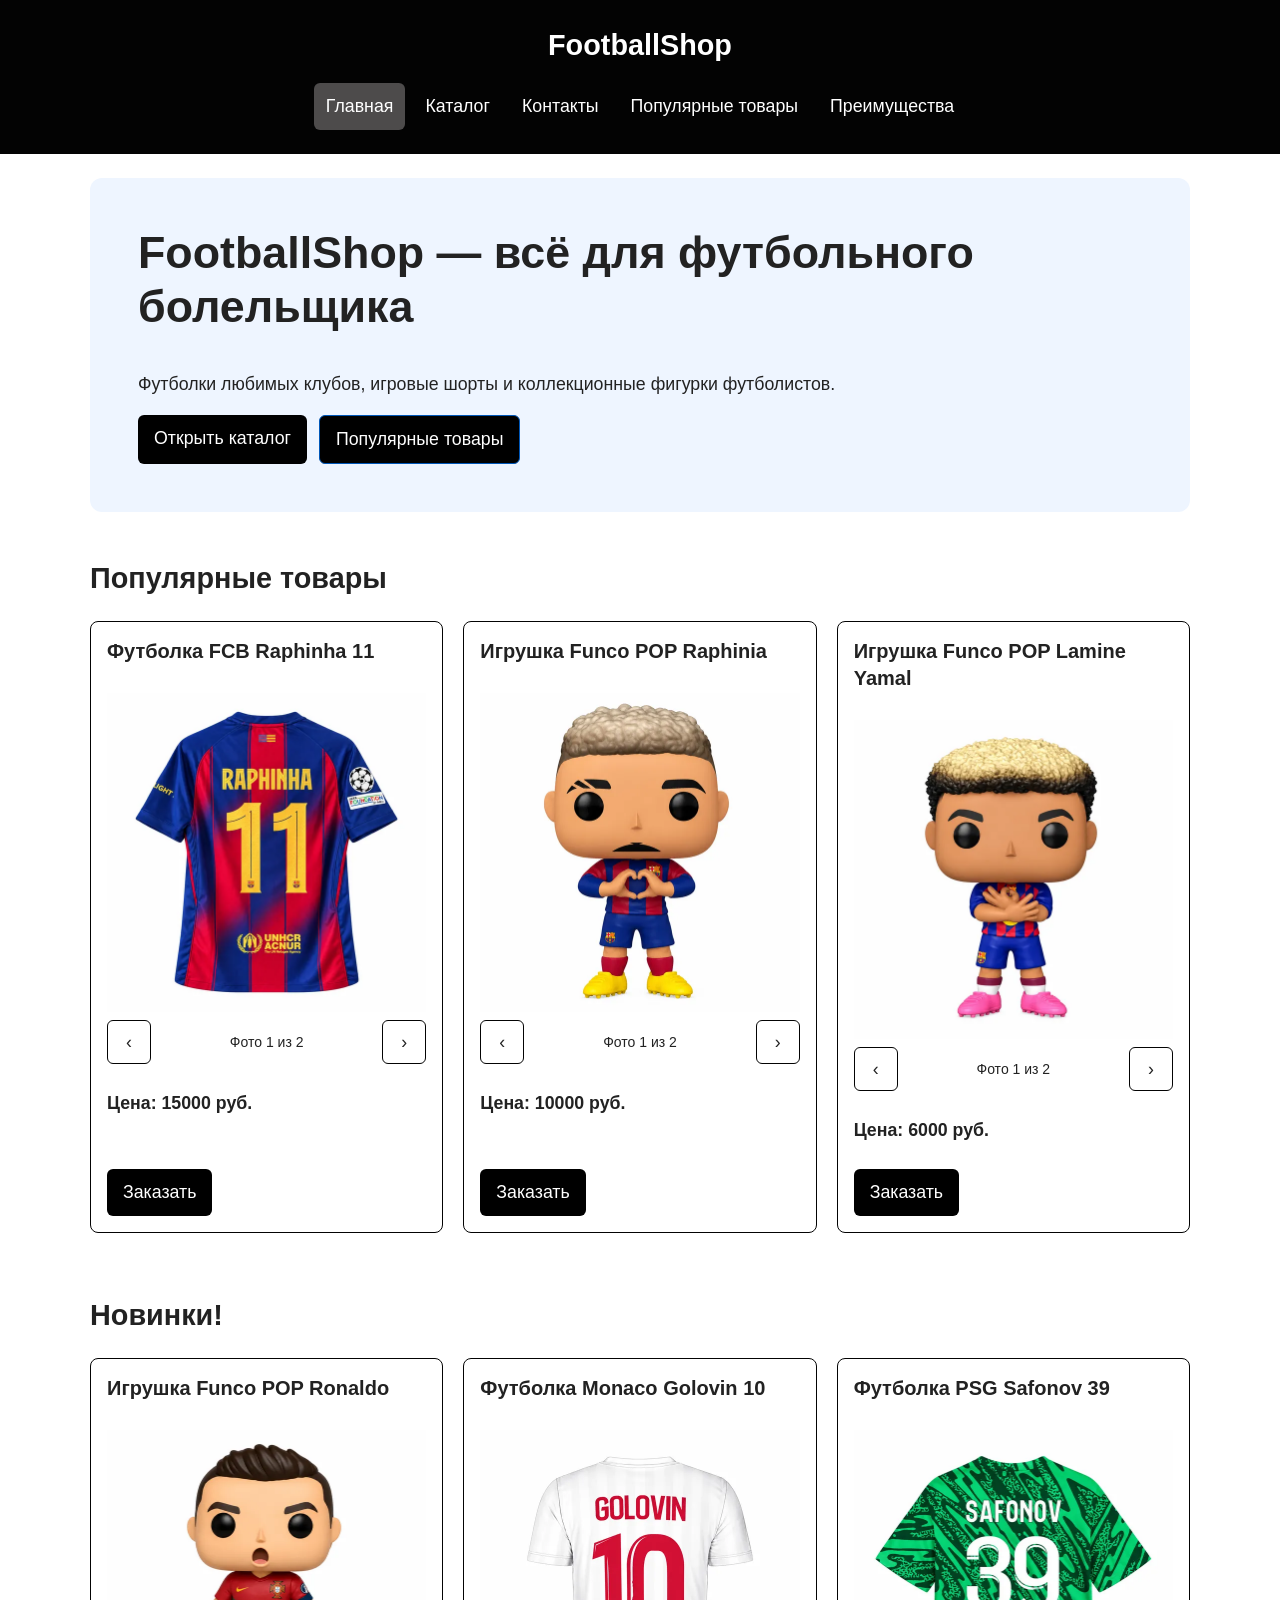
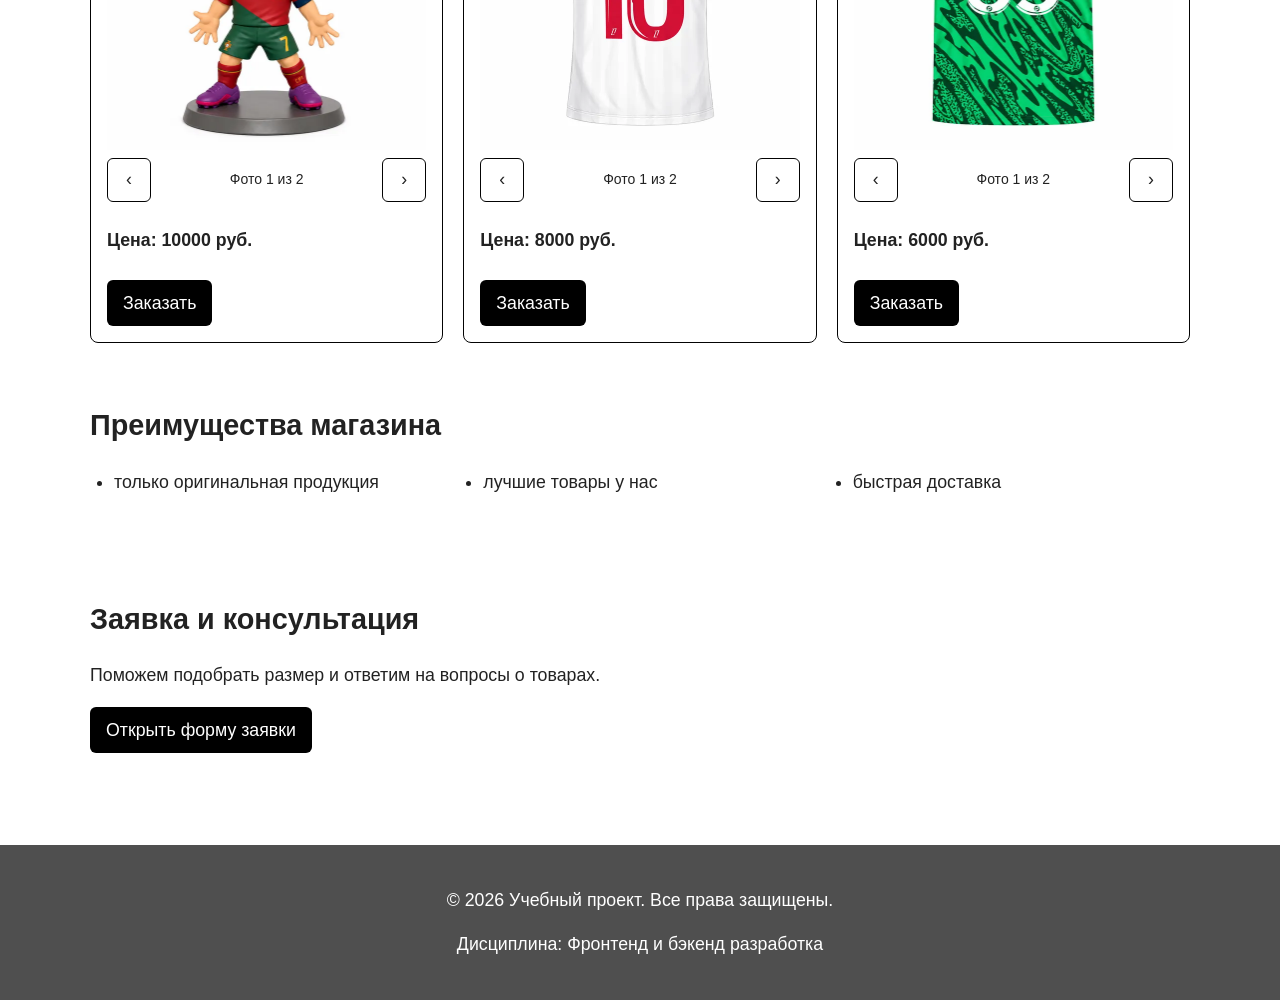
<file: index.html>
<!DOCTYPE html>
<html lang="ru">
<head>
  <meta charset="UTF-8">
  <meta name="viewport" content="width=device-width, initial-scale=1.0">
  <title>FootballShop — футбольная атрибутика</title>
  <meta name="description" content="Футболки, шорты и фигурки любимых футболистов в учебном магазине FootballShop.">
  <link rel="stylesheet" href="css/style.css">
  <link rel="stylesheet" href="css/responsive.css">
  <script src="js/ui.js" defer></script>
  <script src="js/main.js" defer></script>
  <meta property="og:type" content="website">
  <meta property="og:title" content="Учебный интернет-магазин">
  <meta property="og:description" content="Учебный frontend-проект интернет-магазина.">
  <meta property="og:image" content="https://zcryl.github.io/kr3-responsive-shop/images/preview.jpg">

</head>
<body class="page">
  <a class="skip-link" href="#main">Перейти к основному содержимому</a>
  <header class="site-header">
  <div class="site-header__inner">
    <a class="site-header__logo" href="index.html">FootballShop</a>

    <button class="menu-toggle" type="button" aria-expanded="false" aria-controls="primary-nav" hidden>
      <span class="menu-toggle__icon" aria-hidden="true"><span></span><span></span><span></span></span>
      <span class="menu-toggle__label">Меню</span>
    </button>
    <nav class="site-nav" id="primary-nav" aria-label="Основная навигация">
      <ul class="site-nav__list">
        <li class="site-nav__item"><a class="site-nav__link site-nav__link--active" aria-current="page" href="index.html">Главная</a></li>
        <li class="site-nav__item"><a class="site-nav__link" href="catalog.html">Каталог</a></li>
        <li class="site-nav__item"><a class="site-nav__link" href="contacts.html">Контакты</a></li>
        <li class="site-nav__item"><a class="site-nav__link" href="index.html#popular">Популярные товары</a></li>
        <li class="site-nav__item"><a class="site-nav__link" href="index.html#advantages">Преимущества</a></li>
      </ul>
    </nav>
  </div>
  </header>

  <main class="page__main" id="main" tabindex="-1">
    <section class="hero" aria-labelledby="hero-title">
      <h1 id="hero-title">FootballShop — всё для футбольного болельщика</h1>
      <p>Футболки любимых клубов, игровые шорты и коллекционные фигурки футболистов.</p>
      <div class="hero__actions">
        <a class="button button--primary" href="catalog.html">Открыть каталог</a>
        <a class="button button--secondary" href="#popular">Популярные товары</a>
      </div>
    </section>



    <section class="section" id="popular">
      <h2 class="section__title">Популярные товары</h2>

      <div class="products-grid">
        <article class="product-card">
          <h3 class="product-card__title" id="product-title-raphinha_shirt">Футболка FCB Raphinha 11</h3>
          <div class="product-gallery" role="group" aria-roledescription="карусель" aria-labelledby="product-title-raphinha_shirt">
            <div class="product-gallery__viewport">
              <figure class="product-gallery__slide" role="group" aria-roledescription="слайд" aria-label="1 из 2">
                <picture>
            <source type="image/webp" srcset="images/responsive/raphinha_shirt-320.webp 320w, images/responsive/raphinha_shirt-640.webp 640w, images/responsive/raphinha_shirt-960.webp 960w" sizes="(min-width: 1148px) 330px, (min-width: 1024px) calc((100vw - 190px) / 3), (min-width: 768px) calc((100vw - 140px) / 2), calc(100vw - 66px)">
            <img src="images/raphinha_shirt.jpg" alt="Футболка FCB Raphinha 11" width="960" height="960" loading="lazy" class="card-image">
          </picture>
              </figure>
              <figure class="product-gallery__slide" role="group" aria-roledescription="слайд" aria-label="2 из 2" hidden>
                <picture>
                  <source type="image/webp" srcset="images/gallery/raphinha_shirt-320.webp 320w, images/gallery/raphinha_shirt-640.webp 640w, images/gallery/raphinha_shirt-960.webp 960w" sizes="(min-width: 1148px) 330px, (min-width: 1024px) calc((100vw - 190px) / 3), (min-width: 768px) calc((100vw - 140px) / 2), calc(100vw - 66px)">
                  <img src="images/gallery/raphinha_shirt-960.webp" alt="Футболка Barcelona Raphinha 11 в магазине клуба" width="960" height="960" loading="lazy" decoding="async" class="card-image">
                </picture>
              </figure>
            </div>
            <div class="product-gallery__controls" hidden>
              <button class="product-gallery__button" type="button" data-gallery-direction="-1" aria-label="Предыдущее фото"><span aria-hidden="true">&#8249;</span></button>
              <span class="product-gallery__status" aria-live="polite" aria-atomic="true">Фото 1 из 2</span>
              <button class="product-gallery__button" type="button" data-gallery-direction="1" aria-label="Следующее фото"><span aria-hidden="true">&#8250;</span></button>
            </div>
          </div>

          <p class="product-card__price">Цена: 15000 руб.</p>
          <button class="button button--primary product-card__button" type="button" data-product="Футболка FCB Raphinha 11">
            Заказать
          </button>
        </article>

        <article class="product-card">
          <h3 class="product-card__title" id="product-title-raphinha_POP">Игрушка Funco POP Raphinia</h3>
          <div class="product-gallery" role="group" aria-roledescription="карусель" aria-labelledby="product-title-raphinha_POP">
            <div class="product-gallery__viewport">
              <figure class="product-gallery__slide" role="group" aria-roledescription="слайд" aria-label="1 из 2">
                <picture>
            <source type="image/webp" srcset="images/responsive/raphinha_POP-320.webp 320w, images/responsive/raphinha_POP-640.webp 640w, images/responsive/raphinha_POP-960.webp 960w" sizes="(min-width: 1148px) 330px, (min-width: 1024px) calc((100vw - 190px) / 3), (min-width: 768px) calc((100vw - 140px) / 2), calc(100vw - 66px)">
            <img src="images/raphinha_POP.jpg" alt="Игрушка Funco POP Raphinia" width="960" height="960" loading="lazy" class="card-image">
          </picture>
              </figure>
              <figure class="product-gallery__slide" role="group" aria-roledescription="слайд" aria-label="2 из 2" hidden>
                <picture>
                  <source type="image/webp" srcset="images/gallery/raphinha_POP-320.webp 320w, images/gallery/raphinha_POP-640.webp 640w, images/gallery/raphinha_POP-960.webp 960w" sizes="(min-width: 1148px) 330px, (min-width: 1024px) calc((100vw - 190px) / 3), (min-width: 768px) calc((100vw - 140px) / 2), calc(100vw - 66px)">
                  <img src="images/gallery/raphinha_POP-960.webp" alt="Упаковка фигурки Funko POP Raphinha, вид сзади" width="960" height="960" loading="lazy" decoding="async" class="card-image">
                </picture>
              </figure>
            </div>
            <div class="product-gallery__controls" hidden>
              <button class="product-gallery__button" type="button" data-gallery-direction="-1" aria-label="Предыдущее фото"><span aria-hidden="true">&#8249;</span></button>
              <span class="product-gallery__status" aria-live="polite" aria-atomic="true">Фото 1 из 2</span>
              <button class="product-gallery__button" type="button" data-gallery-direction="1" aria-label="Следующее фото"><span aria-hidden="true">&#8250;</span></button>
            </div>
          </div>
          <p class="product-card__price">Цена: 10000 руб.</p>
          <button class="button button--primary product-card__button" type="button" data-product="Игрушка Funco POP Raphinia">
            Заказать
          </button>

        </article>

        <article class="product-card">
          <h3 class="product-card__title" id="product-title-Lamine_POP">Игрушка Funco POP Lamine Yamal</h3>
          <div class="product-gallery" role="group" aria-roledescription="карусель" aria-labelledby="product-title-Lamine_POP">
            <div class="product-gallery__viewport">
              <figure class="product-gallery__slide" role="group" aria-roledescription="слайд" aria-label="1 из 2">
                <picture>
            <source type="image/webp" srcset="images/responsive/Lamine_POP-320.webp 320w, images/responsive/Lamine_POP-640.webp 640w, images/responsive/Lamine_POP-960.webp 960w" sizes="(min-width: 1148px) 330px, (min-width: 1024px) calc((100vw - 190px) / 3), (min-width: 768px) calc((100vw - 140px) / 2), calc(100vw - 66px)">
            <img src="images/Lamine_POP.webp" alt="Игрушка Funco POP Lamine Yamal" width="960" height="960" loading="lazy" class="card-image">
          </picture>
              </figure>
              <figure class="product-gallery__slide" role="group" aria-roledescription="слайд" aria-label="2 из 2" hidden>
                <picture>
                  <source type="image/webp" srcset="images/gallery/Lamine_POP-320.webp 320w, images/gallery/Lamine_POP-640.webp 640w, images/gallery/Lamine_POP-960.webp 960w" sizes="(min-width: 1148px) 330px, (min-width: 1024px) calc((100vw - 190px) / 3), (min-width: 768px) calc((100vw - 140px) / 2), calc(100vw - 66px)">
                  <img src="images/gallery/Lamine_POP-960.webp" alt="Фигурка Funko POP Lamine Yamal с коробкой" width="960" height="960" loading="lazy" decoding="async" class="card-image">
                </picture>
              </figure>
            </div>
            <div class="product-gallery__controls" hidden>
              <button class="product-gallery__button" type="button" data-gallery-direction="-1" aria-label="Предыдущее фото"><span aria-hidden="true">&#8249;</span></button>
              <span class="product-gallery__status" aria-live="polite" aria-atomic="true">Фото 1 из 2</span>
              <button class="product-gallery__button" type="button" data-gallery-direction="1" aria-label="Следующее фото"><span aria-hidden="true">&#8250;</span></button>
            </div>
          </div>
          <p class="product-card__price">Цена: 6000 руб.</p>
          <button class="button button--primary product-card__button" type="button" data-product="Игрушка Funco POP Lamine Yamal">
            Заказать
          </button>
        </article>
      </div>
    </section>

    <section class="section" id="new-products">
      <h2 class="section__title">Новинки!</h2>

      <div class="products-grid">
        <article class="product-card">
          <h3 class="product-card__title" id="product-title-CR7_POP">Игрушка Funco POP Ronaldo</h3>
          <div class="product-gallery" role="group" aria-roledescription="карусель" aria-labelledby="product-title-CR7_POP">
            <div class="product-gallery__viewport">
              <figure class="product-gallery__slide" role="group" aria-roledescription="слайд" aria-label="1 из 2">
                <picture>
            <source type="image/webp" srcset="images/responsive/CR7_POP-320.webp 320w, images/responsive/CR7_POP-640.webp 640w, images/responsive/CR7_POP-960.webp 960w" sizes="(min-width: 1148px) 330px, (min-width: 1024px) calc((100vw - 190px) / 3), (min-width: 768px) calc((100vw - 140px) / 2), calc(100vw - 66px)">
            <img src="images/CR7_POP.jpg" alt="Игрушка Funco POP Ronaldo" width="960" height="960" loading="lazy" class="card-image">
          </picture>
              </figure>
              <figure class="product-gallery__slide" role="group" aria-roledescription="слайд" aria-label="2 из 2" hidden>
                <picture>
                  <source type="image/webp" srcset="images/gallery/CR7_POP-320.webp 320w, images/gallery/CR7_POP-640.webp 640w, images/gallery/CR7_POP-960.webp 960w" sizes="(min-width: 1148px) 330px, (min-width: 1024px) calc((100vw - 190px) / 3), (min-width: 768px) calc((100vw - 140px) / 2), calc(100vw - 66px)">
                  <img src="images/gallery/CR7_POP-960.webp" alt="Фигурка Cristiano Ronaldo в форме Португалии с коробкой" width="960" height="960" loading="lazy" decoding="async" class="card-image">
                </picture>
              </figure>
            </div>
            <div class="product-gallery__controls" hidden>
              <button class="product-gallery__button" type="button" data-gallery-direction="-1" aria-label="Предыдущее фото"><span aria-hidden="true">&#8249;</span></button>
              <span class="product-gallery__status" aria-live="polite" aria-atomic="true">Фото 1 из 2</span>
              <button class="product-gallery__button" type="button" data-gallery-direction="1" aria-label="Следующее фото"><span aria-hidden="true">&#8250;</span></button>
            </div>
          </div>
          <p class="product-card__price">Цена: 10000 руб.</p>
          <button class="button button--primary product-card__button" type="button" data-product="Игрушка Funco POP Ronaldo">
            Заказать
          </button>
        </article>

        <article class="product-card">
          <h3 class="product-card__title" id="product-title-golobin_shirt">Футболка Monaco Golovin 10</h3>
          <div class="product-gallery" role="group" aria-roledescription="карусель" aria-labelledby="product-title-golobin_shirt">
            <div class="product-gallery__viewport">
              <figure class="product-gallery__slide" role="group" aria-roledescription="слайд" aria-label="1 из 2">
                <picture>
            <source type="image/webp" srcset="images/responsive/golobin_shirt-320.webp 320w, images/responsive/golobin_shirt-640.webp 640w, images/responsive/golobin_shirt-960.webp 960w" sizes="(min-width: 1148px) 330px, (min-width: 1024px) calc((100vw - 190px) / 3), (min-width: 768px) calc((100vw - 140px) / 2), calc(100vw - 66px)">
            <img src="images/golobin_shirt.webp" alt="Футболка Monaco Golovin 10" width="960" height="960" loading="lazy" class="card-image">
          </picture>
              </figure>
              <figure class="product-gallery__slide" role="group" aria-roledescription="слайд" aria-label="2 из 2" hidden>
                <picture>
                  <source type="image/webp" srcset="images/gallery/golobin_shirt-320.webp 320w, images/gallery/golobin_shirt-640.webp 640w, images/gallery/golobin_shirt-960.webp 960w" sizes="(min-width: 1148px) 330px, (min-width: 1024px) calc((100vw - 190px) / 3), (min-width: 768px) calc((100vw - 140px) / 2), calc(100vw - 66px)">
                  <img src="images/gallery/golobin_shirt-960.webp" alt="Домашняя футболка AS Monaco, вид спереди" width="960" height="960" loading="lazy" decoding="async" class="card-image">
                </picture>
              </figure>
            </div>
            <div class="product-gallery__controls" hidden>
              <button class="product-gallery__button" type="button" data-gallery-direction="-1" aria-label="Предыдущее фото"><span aria-hidden="true">&#8249;</span></button>
              <span class="product-gallery__status" aria-live="polite" aria-atomic="true">Фото 1 из 2</span>
              <button class="product-gallery__button" type="button" data-gallery-direction="1" aria-label="Следующее фото"><span aria-hidden="true">&#8250;</span></button>
            </div>
          </div>
          <p class="product-card__price">Цена: 8000 руб.</p>
          <button class="button button--primary product-card__button" type="button" data-product="Футболка Monaco Golovin 10">
            Заказать
          </button>

        </article>

        <article class="product-card">
          <h3 class="product-card__title" id="product-title-safonov_shirt">Футболка PSG Safonov 39 </h3>
          <div class="product-gallery" role="group" aria-roledescription="карусель" aria-labelledby="product-title-safonov_shirt">
            <div class="product-gallery__viewport">
              <figure class="product-gallery__slide" role="group" aria-roledescription="слайд" aria-label="1 из 2">
                <picture>
            <source type="image/webp" srcset="images/responsive/safonov_shirt-320.webp 320w, images/responsive/safonov_shirt-640.webp 640w, images/responsive/safonov_shirt-960.webp 960w" sizes="(min-width: 1148px) 330px, (min-width: 1024px) calc((100vw - 190px) / 3), (min-width: 768px) calc((100vw - 140px) / 2), calc(100vw - 66px)">
            <img src="images/safonov_shirt.webp" alt="Футболка PSG Safonov 39" width="960" height="960" loading="lazy" class="card-image">
          </picture>
              </figure>
              <figure class="product-gallery__slide" role="group" aria-roledescription="слайд" aria-label="2 из 2" hidden>
                <picture>
                  <source type="image/webp" srcset="images/gallery/safonov_shirt-320.webp 320w, images/gallery/safonov_shirt-640.webp 640w, images/gallery/safonov_shirt-960.webp 960w" sizes="(min-width: 1148px) 330px, (min-width: 1024px) calc((100vw - 190px) / 3), (min-width: 768px) calc((100vw - 140px) / 2), calc(100vw - 66px)">
                  <img src="images/gallery/safonov_shirt-960.webp" alt="Футболка PSG Safonov 39, вид сзади" width="960" height="960" loading="lazy" decoding="async" class="card-image">
                </picture>
              </figure>
            </div>
            <div class="product-gallery__controls" hidden>
              <button class="product-gallery__button" type="button" data-gallery-direction="-1" aria-label="Предыдущее фото"><span aria-hidden="true">&#8249;</span></button>
              <span class="product-gallery__status" aria-live="polite" aria-atomic="true">Фото 1 из 2</span>
              <button class="product-gallery__button" type="button" data-gallery-direction="1" aria-label="Следующее фото"><span aria-hidden="true">&#8250;</span></button>
            </div>
          </div>
          <p class="product-card__price">Цена: 6000 руб.</p>
          <button class="button button--primary product-card__button" type="button" data-product="Футболка PSG Safonov 39">
            Заказать
          </button>
        </article>
      </div>
    </section>




    <section class="section" id="advantages">
      <h2 class="section__title">Преимущества магазина</h2>

      <ul class="advantages-list">
        <li>только оригинальная продукция</li>
        <li>лучшие товары у нас</li>
        <li>быстрая доставка</li>
      </ul>
    </section>





    <section class="section" id="request" aria-labelledby="request-title">
      <h2 id="request-title">Заявка и консультация</h2>
      <p>Поможем подобрать размер и ответим на вопросы о товарах.</p>
      <p id="request-product"></p>
      <button class="button button--primary" id="open-request" type="button" data-product="">Открыть форму заявки</button>
      <p class="success-message" id="success-message" role="status" hidden>Заявка проверена. Это учебная форма: данные на сервер не отправляются.</p>
    </section>
  </main>

  <footer class="site-footer home-page" id="contacts">
    <p class="site-footer__text">&copy; 2026 Учебный проект. Все права защищены.</p>
    <p class="site-footer__text">Дисциплина: Фронтенд и бэкенд разработка</p>
  </footer>

  <dialog class="order-dialog" id="order-dialog" aria-labelledby="order-dialog-title" aria-describedby="selected-product-text">
    <h2 class="order-dialog__title" id="order-dialog-title">Оформление заявки</h2>

    <p class="selected-product" id="selected-product-text"></p>
    <p class="form-note">Обязательные поля отмечены звёздочкой. Учебная форма не отправляет данные на сервер.</p>
    <form class="order-form" data-success="success-message" id="order-form" action="#" method="post" novalidate>
      <input id="selected-product" name="selected-product" type="hidden">

      <div class="order-form__field">
        <label class="order-form__label" for="order-name">Имя *</label>
        <input class="order-form__input"
          id="order-name" autofocus
          name="name"
          type="text"
          placeholder="Введите ваше имя"
          minlength="2"
          autocomplete="given-name"
          required
        >
      </div>

      <div class="order-form__field">
        <label class="order-form__label" for="order-email">E-mail *</label>
        <input class="order-form__input"
          id="order-email"
          name="email"
          type="email"
          placeholder="example@mail.ru"
          autocomplete="email"
          required
        >
      </div>

      <div class="order-form__field">
        <label class="order-form__label" for="order-phone">Телефон *</label>
        <input class="order-form__input"
          id="order-phone"
          name="phone"
          type="tel"
          inputmode="tel" autocomplete="tel" aria-describedby="phone-hint"
          placeholder="+7 (900) 000-00-00"
          pattern="^\+7 \(\d{3}\) \d{3}-\d{2}-\d{2}$"
          required
        >
        <small class="order-form__hint" id="phone-hint">Формат: +7 (900) 000-00-00</small>
      </div>

      <div class="order-form__field">
        <label class="order-form__label" for="order-date">Дата связи</label>
        <input class="order-form__input"
          id="order-date"
          name="date"
          type="date"
        >
      </div>

      <div class="order-form__field">
        <label class="order-form__label" for="order-topic">Тема заявки *</label>
        <select class="order-form__select" id="order-topic" name="topic" required>
          <option value="">Выберите тему</option>
          <option value="product">Заказ товара</option>
          <option value="consultation">Консультация</option>
          <option value="delivery">Доставка</option>
        </select>
      </div>

      <div class="order-form__field order-form__field--wide">
        <label class="order-form__label" for="order-comment">Комментарий</label>
        <textarea class="order-form__textarea"
          id="order-comment"
          name="comment"
          rows="4"
          placeholder="Укажите дополнительную информацию"
        ></textarea>
      </div>

      <div class="order-form__field order-form__field--checkbox">
        <label class="order-form__label" for="order-agreement">
          <input class="order-form__input order-form__input--checkbox"
            id="order-agreement"
            name="agreement"
            type="checkbox"
            required
          >
          Я согласен на обработку данных *
        </label>
      </div>

      <div class="order-form__actions">
        <button class="button button--secondary" type="button" id="close-order-dialog">Закрыть</button>
        <button class="button button--primary" type="submit">Отправить заявку</button>
      </div>
    </form>
  </dialog>

</body>
</html>
</file>
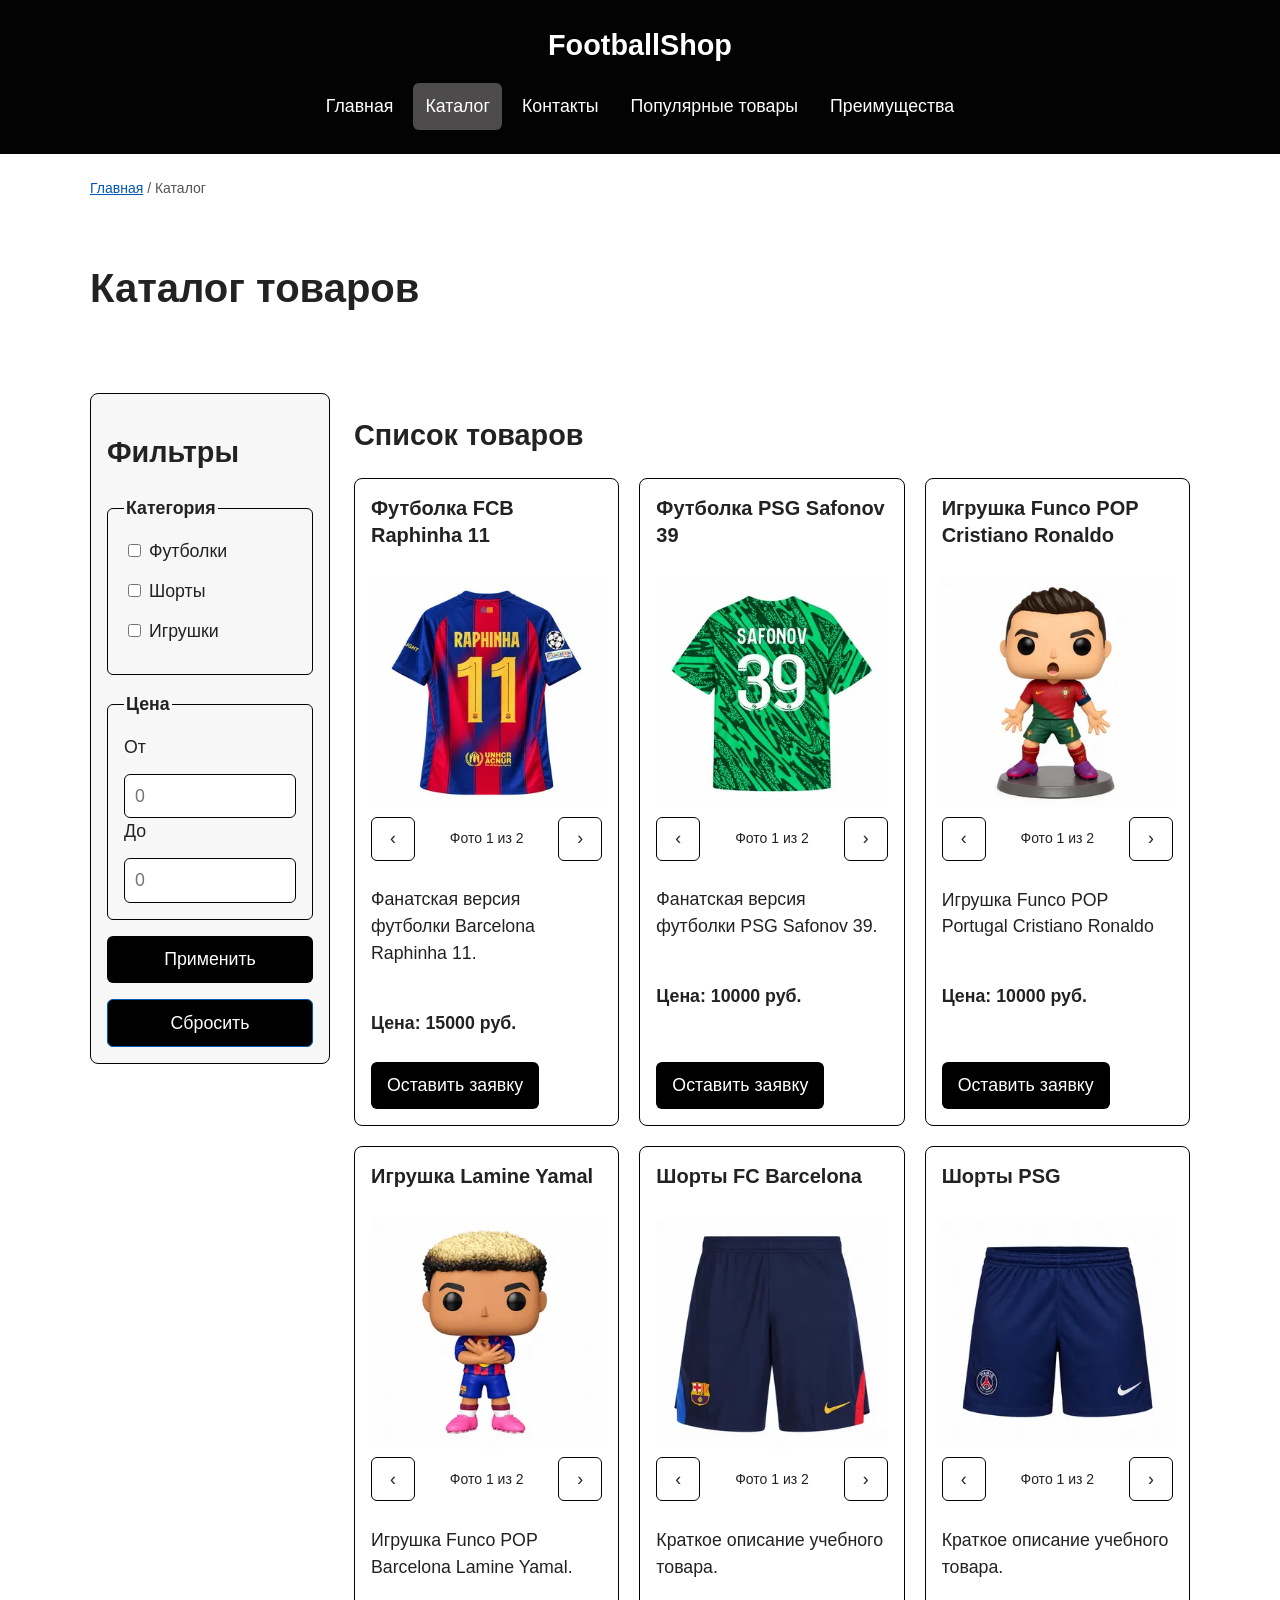
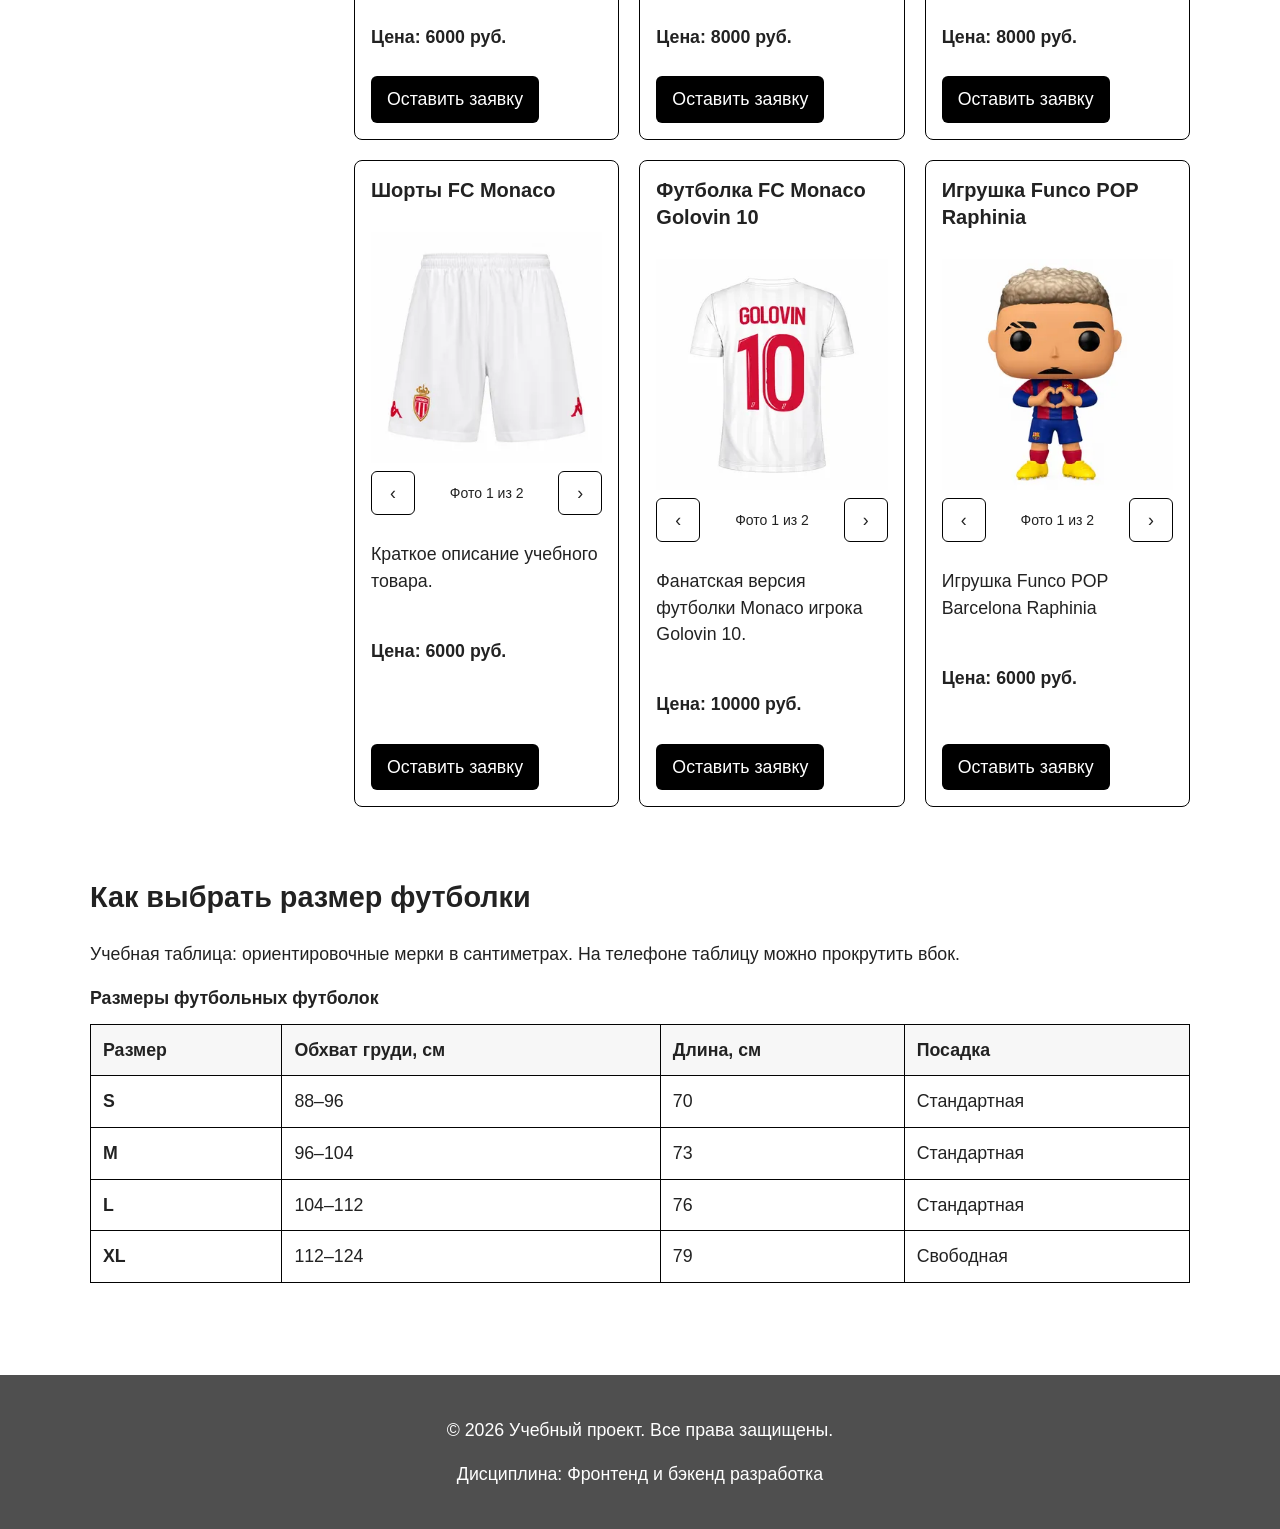
<file: catalog.html>
<!DOCTYPE html>
<html lang="ru">
    <head>
        <meta charset="UTF-8">
        <meta name="viewport" content="width=device-width, initial-scale=1.0">
        <meta name="description" content="Каталог товаров учебного интернет-магазина">
        <title>
            Каталог товаров
        </title>
        <link rel="stylesheet" href="css/style.css">
        <link rel="stylesheet" href="css/responsive.css">
  <script src="js/ui.js" defer></script>
        <meta property="og:type" content="website">
        <meta property="og:title" content="Учебный интернет-магазин">
        <meta property="og:description" content="Учебный frontend-проект интернет-магазина.">
        <meta property="og:image" content="https://zcryl.github.io/kr3-responsive-shop/images/preview.jpg">
        <script src="js/catalog.js" defer></script>
    </head>

    <body class="page">
  <a class="skip-link" href="#main">Перейти к основному содержимому</a>
        <header class="site-header">
            <div class="site-header__inner">
                <a class="site-header__logo" href="index.html">FootballShop</a>

                <button class="menu-toggle" type="button" aria-expanded="false" aria-controls="primary-nav" hidden>
      <span class="menu-toggle__icon" aria-hidden="true"><span></span><span></span><span></span></span>
      <span class="menu-toggle__label">Меню</span>
    </button>
    <nav class="site-nav" id="primary-nav" aria-label="Основная навигация">
                    <ul class="site-nav__list">
                        <li class="site-nav__item"><a class="site-nav__link" href="index.html">Главная</a></li>
                        <li class="site-nav__item"><a class="site-nav__link site-nav__link--active" aria-current="page" href="catalog.html">Каталог</a></li>
                        <li class="site-nav__item"><a class="site-nav__link" href="contacts.html">Контакты</a></li>
                        <li class="site-nav__item"><a class="site-nav__link" href="index.html#popular">Популярные товары</a></li>
                        <li class="site-nav__item"><a class="site-nav__link" href="index.html#advantages">Преимущества</a></li>                    </ul>
                </nav>
            </div>
        </header>

        <main class="page__main" id="main" tabindex="-1">
            <nav class="breadcrumbs" aria-label="Хлебные крошки">
                <a class="breadcrumbs__link" href="index.html">Главная</a>
                <span class="breadcrumbs__current" aria-current="page">Каталог</span>
            </nav>

            <section class="section">
                <h1>Каталог товаров</h1>
            </section>

            <div class="catalog-layout">
                <aside class="catalog-filters">
                    <h2>Фильтры</h2>

                    <form class="filters-form" action="#" method="get">
                    <fieldset class="filters-form__group">
                        <legend class="filters-form__legend">Категория</legend>

                        <label class="filters-form__label">
                            <input type="checkbox" name="category" value="shirts">
                            Футболки
                        </label>

                        <label class="filters-form__label">
                            <input type="checkbox" name="category" value="shorts">
                            Шорты
                        </label>

                        <label class="filters-form__label">
                            <input type="checkbox" name="category" value="toys">
                            Игрушки
                        </label>
                    </fieldset>

                    <fieldset class="filters-form__group">
                        <legend class="filters-form__legend">Цена</legend>

                        <label class="filters-form__label" for="price-from">От</label>
                        <input
                        class="filters-form__input"
                        id="price-from"
                        name="price-from"
                        type="number"
                        min="0"
                        step="1"
                        placeholder="0">

                        <label class="filters-form__label" for="price-to">До</label>
                        <input
                        class="filters-form__input"
                        id="price-to"
                        name="price-to"
                        type="number"
                        min="0"
                        step="1"
                        placeholder="0">
                    </fieldset>

                    <button
                    class="button button--primary"
                    type="submit">
                        Применить
                    </button>

                    <button
                    class="button button--secondary"
                    type="reset">
                        Сбросить
                    </button>
                    </form>
                </aside>

                <section class="catalog-layout__products">
                    <h2>Список товаров</h2>

                    <div class="products-grid">
                <article
                class="product-card"
                data-category="shirts"
                data-price="15000"
                >
                    <h3 class="product-card__title" id="product-title-raphinha_shirt">Футболка FCB Raphinha 11</h3>
                    <div class="product-gallery" role="group" aria-roledescription="карусель" aria-labelledby="product-title-raphinha_shirt">
            <div class="product-gallery__viewport">
              <figure class="product-gallery__slide" role="group" aria-roledescription="слайд" aria-label="1 из 2">
                <picture>
            <source type="image/webp" srcset="images/responsive/raphinha_shirt-320.webp 320w, images/responsive/raphinha_shirt-640.webp 640w, images/responsive/raphinha_shirt-960.webp 960w" sizes="(min-width: 1200px) 246px, (min-width: 1024px) calc((100vw - 380px) / 2), (min-width: 768px) calc((100vw - 140px) / 2), calc(100vw - 66px)">
            <img src="images/raphinha_shirt.jpg" alt="Футболка FCB Raphinha 11" width="960" height="960" loading="lazy" class="card-image">
          </picture>
              </figure>
              <figure class="product-gallery__slide" role="group" aria-roledescription="слайд" aria-label="2 из 2" hidden>
                <picture>
                  <source type="image/webp" srcset="images/gallery/raphinha_shirt-320.webp 320w, images/gallery/raphinha_shirt-640.webp 640w, images/gallery/raphinha_shirt-960.webp 960w" sizes="(min-width: 1200px) 246px, (min-width: 1024px) calc((100vw - 380px) / 2), (min-width: 768px) calc((100vw - 140px) / 2), calc(100vw - 66px)">
                  <img src="images/gallery/raphinha_shirt-960.webp" alt="Футболка Barcelona Raphinha 11 в магазине клуба" width="960" height="960" loading="lazy" decoding="async" class="card-image">
                </picture>
              </figure>
            </div>
            <div class="product-gallery__controls" hidden>
              <button class="product-gallery__button" type="button" data-gallery-direction="-1" aria-label="Предыдущее фото"><span aria-hidden="true">&#8249;</span></button>
              <span class="product-gallery__status" aria-live="polite" aria-atomic="true">Фото 1 из 2</span>
              <button class="product-gallery__button" type="button" data-gallery-direction="1" aria-label="Следующее фото"><span aria-hidden="true">&#8250;</span></button>
            </div>
          </div>
                    <p class="product-card__description">Фанатская версия футболки Barcelona Raphinha 11.</p>
                    <p class="product-card__price">Цена: 15000 руб.</p>
                    <a class="button button--primary product-card__button" href="index.html?product=%D0%A4%D1%83%D1%82%D0%B1%D0%BE%D0%BB%D0%BA%D0%B0%20FCB%20Raphinha%2011#request">Оставить заявку</a>
                </article>

                <article
                class="product-card"
                data-category="shirts"
                data-price="10000"
                >
                    <h3 class="product-card__title" id="product-title-safonov_shirt">Футболка PSG Safonov 39</h3>
                    <div class="product-gallery" role="group" aria-roledescription="карусель" aria-labelledby="product-title-safonov_shirt">
            <div class="product-gallery__viewport">
              <figure class="product-gallery__slide" role="group" aria-roledescription="слайд" aria-label="1 из 2">
                <picture>
            <source type="image/webp" srcset="images/responsive/safonov_shirt-320.webp 320w, images/responsive/safonov_shirt-640.webp 640w, images/responsive/safonov_shirt-960.webp 960w" sizes="(min-width: 1200px) 246px, (min-width: 1024px) calc((100vw - 380px) / 2), (min-width: 768px) calc((100vw - 140px) / 2), calc(100vw - 66px)">
            <img src="images/safonov_shirt.webp" alt="Футболка PSG Safonov 39" width="960" height="960" loading="lazy" class="card-image">
          </picture>
              </figure>
              <figure class="product-gallery__slide" role="group" aria-roledescription="слайд" aria-label="2 из 2" hidden>
                <picture>
                  <source type="image/webp" srcset="images/gallery/safonov_shirt-320.webp 320w, images/gallery/safonov_shirt-640.webp 640w, images/gallery/safonov_shirt-960.webp 960w" sizes="(min-width: 1200px) 246px, (min-width: 1024px) calc((100vw - 380px) / 2), (min-width: 768px) calc((100vw - 140px) / 2), calc(100vw - 66px)">
                  <img src="images/gallery/safonov_shirt-960.webp" alt="Футболка PSG Safonov 39, вид сзади" width="960" height="960" loading="lazy" decoding="async" class="card-image">
                </picture>
              </figure>
            </div>
            <div class="product-gallery__controls" hidden>
              <button class="product-gallery__button" type="button" data-gallery-direction="-1" aria-label="Предыдущее фото"><span aria-hidden="true">&#8249;</span></button>
              <span class="product-gallery__status" aria-live="polite" aria-atomic="true">Фото 1 из 2</span>
              <button class="product-gallery__button" type="button" data-gallery-direction="1" aria-label="Следующее фото"><span aria-hidden="true">&#8250;</span></button>
            </div>
          </div>
                    <p class="product-card__description">Фанатская версия футболки PSG Safonov 39.</p>
                    <p class="product-card__price">Цена: 10000 руб.</p>
                    <a class="button button--primary product-card__button" href="index.html?product=%D0%A4%D1%83%D1%82%D0%B1%D0%BE%D0%BB%D0%BA%D0%B0%20PSG%20Safonov%2039#request">Оставить заявку</a>
                </article>

                <article
                class="product-card"
                data-category="toys"
                data-price="10000">
                    <h3 class="product-card__title" id="product-title-CR7_POP">Игрушка Funco POP Cristiano Ronaldo</h3>
                    <div class="product-gallery" role="group" aria-roledescription="карусель" aria-labelledby="product-title-CR7_POP">
            <div class="product-gallery__viewport">
              <figure class="product-gallery__slide" role="group" aria-roledescription="слайд" aria-label="1 из 2">
                <picture>
            <source type="image/webp" srcset="images/responsive/CR7_POP-320.webp 320w, images/responsive/CR7_POP-640.webp 640w, images/responsive/CR7_POP-960.webp 960w" sizes="(min-width: 1200px) 246px, (min-width: 1024px) calc((100vw - 380px) / 2), (min-width: 768px) calc((100vw - 140px) / 2), calc(100vw - 66px)">
            <img src="images/CR7_POP.jpg" alt="Игрушка Funco POP Cristiano Ronaldo" width="960" height="960" loading="lazy" class="card-image">
          </picture>
              </figure>
              <figure class="product-gallery__slide" role="group" aria-roledescription="слайд" aria-label="2 из 2" hidden>
                <picture>
                  <source type="image/webp" srcset="images/gallery/CR7_POP-320.webp 320w, images/gallery/CR7_POP-640.webp 640w, images/gallery/CR7_POP-960.webp 960w" sizes="(min-width: 1200px) 246px, (min-width: 1024px) calc((100vw - 380px) / 2), (min-width: 768px) calc((100vw - 140px) / 2), calc(100vw - 66px)">
                  <img src="images/gallery/CR7_POP-960.webp" alt="Фигурка Cristiano Ronaldo в форме Португалии с коробкой" width="960" height="960" loading="lazy" decoding="async" class="card-image">
                </picture>
              </figure>
            </div>
            <div class="product-gallery__controls" hidden>
              <button class="product-gallery__button" type="button" data-gallery-direction="-1" aria-label="Предыдущее фото"><span aria-hidden="true">&#8249;</span></button>
              <span class="product-gallery__status" aria-live="polite" aria-atomic="true">Фото 1 из 2</span>
              <button class="product-gallery__button" type="button" data-gallery-direction="1" aria-label="Следующее фото"><span aria-hidden="true">&#8250;</span></button>
            </div>
          </div>
                    <p class="product-card__description">Игрушка Funco POP Portugal Cristiano Ronaldo </p>
                    <p class="product-card__price">Цена: 10000 руб.</p>
                    <a class="button button--primary product-card__button" href="index.html?product=%D0%98%D0%B3%D1%80%D1%83%D1%88%D0%BA%D0%B0%20Funco%20POP%20Cristiano%20Ronaldo#request">Оставить заявку</a>
                </article>

                <article
                class="product-card"
                data-category="toys"
                data-price="6000">
                    <h3 class="product-card__title" id="product-title-Lamine_POP">Игрушка Lamine Yamal</h3>
                    <div class="product-gallery" role="group" aria-roledescription="карусель" aria-labelledby="product-title-Lamine_POP">
            <div class="product-gallery__viewport">
              <figure class="product-gallery__slide" role="group" aria-roledescription="слайд" aria-label="1 из 2">
                <picture>
            <source type="image/webp" srcset="images/responsive/Lamine_POP-320.webp 320w, images/responsive/Lamine_POP-640.webp 640w, images/responsive/Lamine_POP-960.webp 960w" sizes="(min-width: 1200px) 246px, (min-width: 1024px) calc((100vw - 380px) / 2), (min-width: 768px) calc((100vw - 140px) / 2), calc(100vw - 66px)">
            <img src="images/Lamine_POP.webp" alt="Игрушка Lamine Yamal" width="960" height="960" loading="lazy" class="card-image">
          </picture>
              </figure>
              <figure class="product-gallery__slide" role="group" aria-roledescription="слайд" aria-label="2 из 2" hidden>
                <picture>
                  <source type="image/webp" srcset="images/gallery/Lamine_POP-320.webp 320w, images/gallery/Lamine_POP-640.webp 640w, images/gallery/Lamine_POP-960.webp 960w" sizes="(min-width: 1200px) 246px, (min-width: 1024px) calc((100vw - 380px) / 2), (min-width: 768px) calc((100vw - 140px) / 2), calc(100vw - 66px)">
                  <img src="images/gallery/Lamine_POP-960.webp" alt="Фигурка Funko POP Lamine Yamal с коробкой" width="960" height="960" loading="lazy" decoding="async" class="card-image">
                </picture>
              </figure>
            </div>
            <div class="product-gallery__controls" hidden>
              <button class="product-gallery__button" type="button" data-gallery-direction="-1" aria-label="Предыдущее фото"><span aria-hidden="true">&#8249;</span></button>
              <span class="product-gallery__status" aria-live="polite" aria-atomic="true">Фото 1 из 2</span>
              <button class="product-gallery__button" type="button" data-gallery-direction="1" aria-label="Следующее фото"><span aria-hidden="true">&#8250;</span></button>
            </div>
          </div>
                    <p class="product-card__description">Игрушка Funco POP Barcelona Lamine Yamal.</p>
                    <p class="product-card__price">Цена: 6000 руб.</p>
                    <a class="button button--primary product-card__button" href="index.html?product=%D0%98%D0%B3%D1%80%D1%83%D1%88%D0%BA%D0%B0%20Lamine%20Yamal#request">Оставить заявку</a>
                </article>

                <article
                class="product-card"
                data-category="shorts"
                data-price="8000">
                    <h3 class="product-card__title" id="product-title-barcelona_shorts">Шорты FC Barcelona</h3>
                    <div class="product-gallery" role="group" aria-roledescription="карусель" aria-labelledby="product-title-barcelona_shorts">
            <div class="product-gallery__viewport">
              <figure class="product-gallery__slide" role="group" aria-roledescription="слайд" aria-label="1 из 2">
                <picture>
            <source type="image/webp" srcset="images/responsive/barcelona_shorts-320.webp 320w, images/responsive/barcelona_shorts-640.webp 640w, images/responsive/barcelona_shorts-960.webp 960w" sizes="(min-width: 1200px) 246px, (min-width: 1024px) calc((100vw - 380px) / 2), (min-width: 768px) calc((100vw - 140px) / 2), calc(100vw - 66px)">
            <img src="images/barcelona_shorts.jpg" alt="Шорты FC Barcelona" width="960" height="960" loading="lazy" class="card-image">
          </picture>
              </figure>
              <figure class="product-gallery__slide" role="group" aria-roledescription="слайд" aria-label="2 из 2" hidden>
                <picture>
                  <source type="image/webp" srcset="images/gallery/barcelona_shorts-320.webp 320w, images/gallery/barcelona_shorts-640.webp 640w, images/gallery/barcelona_shorts-960.webp 960w" sizes="(min-width: 1200px) 246px, (min-width: 1024px) calc((100vw - 380px) / 2), (min-width: 768px) calc((100vw - 140px) / 2), calc(100vw - 66px)">
                  <img src="images/gallery/barcelona_shorts-960.webp" alt="Домашние шорты FC Barcelona, дополнительное фото" width="960" height="960" loading="lazy" decoding="async" class="card-image">
                </picture>
              </figure>
            </div>
            <div class="product-gallery__controls" hidden>
              <button class="product-gallery__button" type="button" data-gallery-direction="-1" aria-label="Предыдущее фото"><span aria-hidden="true">&#8249;</span></button>
              <span class="product-gallery__status" aria-live="polite" aria-atomic="true">Фото 1 из 2</span>
              <button class="product-gallery__button" type="button" data-gallery-direction="1" aria-label="Следующее фото"><span aria-hidden="true">&#8250;</span></button>
            </div>
          </div>
                    <p class="product-card__description">Краткое описание учебного товара.</p>
                    <p class="product-card__price">Цена: 8000 руб.</p>
                    <a class="button button--primary product-card__button" href="index.html?product=%D0%A8%D0%BE%D1%80%D1%82%D1%8B%20FC%20Barcelona#request">Оставить заявку</a>
                </article>

                <article
                class="product-card"
                data-category="shorts"
                data-price="8000">
                    <h3 class="product-card__title" id="product-title-PSG_shorts">Шорты PSG</h3>
                    <div class="product-gallery" role="group" aria-roledescription="карусель" aria-labelledby="product-title-PSG_shorts">
            <div class="product-gallery__viewport">
              <figure class="product-gallery__slide" role="group" aria-roledescription="слайд" aria-label="1 из 2">
                <picture>
            <source type="image/webp" srcset="images/responsive/PSG_shorts-320.webp 320w, images/responsive/PSG_shorts-640.webp 640w, images/responsive/PSG_shorts-960.webp 960w" sizes="(min-width: 1200px) 246px, (min-width: 1024px) calc((100vw - 380px) / 2), (min-width: 768px) calc((100vw - 140px) / 2), calc(100vw - 66px)">
            <img src="images/PSG_shorts.jpg" alt="Шорты PSG" width="960" height="960" loading="lazy" class="card-image">
          </picture>
              </figure>
              <figure class="product-gallery__slide" role="group" aria-roledescription="слайд" aria-label="2 из 2" hidden>
                <picture>
                  <source type="image/webp" srcset="images/gallery/PSG_shorts-320.webp 320w, images/gallery/PSG_shorts-640.webp 640w, images/gallery/PSG_shorts-960.webp 960w" sizes="(min-width: 1200px) 246px, (min-width: 1024px) calc((100vw - 380px) / 2), (min-width: 768px) calc((100vw - 140px) / 2), calc(100vw - 66px)">
                  <img src="images/gallery/PSG_shorts-960.webp" alt="Домашние шорты PSG, дополнительное фото" width="960" height="960" loading="lazy" decoding="async" class="card-image">
                </picture>
              </figure>
            </div>
            <div class="product-gallery__controls" hidden>
              <button class="product-gallery__button" type="button" data-gallery-direction="-1" aria-label="Предыдущее фото"><span aria-hidden="true">&#8249;</span></button>
              <span class="product-gallery__status" aria-live="polite" aria-atomic="true">Фото 1 из 2</span>
              <button class="product-gallery__button" type="button" data-gallery-direction="1" aria-label="Следующее фото"><span aria-hidden="true">&#8250;</span></button>
            </div>
          </div>
                    <p class="product-card__description">Краткое описание учебного товара.</p>
                    <p class="product-card__price">Цена: 8000 руб.</p>
                    <a class="button button--primary product-card__button" href="index.html?product=%D0%A8%D0%BE%D1%80%D1%82%D1%8B%20PSG#request">Оставить заявку</a>
                </article>

                <article
                class="product-card"
                data-category="shorts"
                data-price="6000">
                    <h3 class="product-card__title" id="product-title-monaco_shorts">Шорты FC Monaco </h3>
                    <div class="product-gallery" role="group" aria-roledescription="карусель" aria-labelledby="product-title-monaco_shorts">
            <div class="product-gallery__viewport">
              <figure class="product-gallery__slide" role="group" aria-roledescription="слайд" aria-label="1 из 2">
                <picture>
            <source type="image/webp" srcset="images/responsive/monaco_shorts-320.webp 320w, images/responsive/monaco_shorts-640.webp 640w, images/responsive/monaco_shorts-960.webp 960w" sizes="(min-width: 1200px) 246px, (min-width: 1024px) calc((100vw - 380px) / 2), (min-width: 768px) calc((100vw - 140px) / 2), calc(100vw - 66px)">
            <img src="images/monaco_shorts.jpg" alt="Шорты FC Monaco" width="960" height="960" loading="lazy" class="card-image">
          </picture>
              </figure>
              <figure class="product-gallery__slide" role="group" aria-roledescription="слайд" aria-label="2 из 2" hidden>
                <picture>
                  <source type="image/webp" srcset="images/gallery/monaco_shorts-320.webp 320w, images/gallery/monaco_shorts-640.webp 640w, images/gallery/monaco_shorts-960.webp 960w" sizes="(min-width: 1200px) 246px, (min-width: 1024px) calc((100vw - 380px) / 2), (min-width: 768px) calc((100vw - 140px) / 2), calc(100vw - 66px)">
                  <img src="images/gallery/monaco_shorts-960.webp" alt="Белые домашние шорты AS Monaco с красной отделкой" width="960" height="960" loading="lazy" decoding="async" class="card-image">
                </picture>
              </figure>
            </div>
            <div class="product-gallery__controls" hidden>
              <button class="product-gallery__button" type="button" data-gallery-direction="-1" aria-label="Предыдущее фото"><span aria-hidden="true">&#8249;</span></button>
              <span class="product-gallery__status" aria-live="polite" aria-atomic="true">Фото 1 из 2</span>
              <button class="product-gallery__button" type="button" data-gallery-direction="1" aria-label="Следующее фото"><span aria-hidden="true">&#8250;</span></button>
            </div>
          </div>
                    <p class="product-card__description">Краткое описание учебного товара.</p>
                    <p class="product-card__price">Цена: 6000 руб.</p>
                    <a class="button button--primary product-card__button" href="index.html?product=%D0%A8%D0%BE%D1%80%D1%82%D1%8B%20FC%20Monaco#request">Оставить заявку</a>
                </article>

                <article
                class="product-card"
                data-category="shirts"
                data-price="10000">
                    <h3 class="product-card__title" id="product-title-golobin_shirt">Футболка FC Monaco Golovin 10</h3>
                    <div class="product-gallery" role="group" aria-roledescription="карусель" aria-labelledby="product-title-golobin_shirt">
            <div class="product-gallery__viewport">
              <figure class="product-gallery__slide" role="group" aria-roledescription="слайд" aria-label="1 из 2">
                <picture>
            <source type="image/webp" srcset="images/responsive/golobin_shirt-320.webp 320w, images/responsive/golobin_shirt-640.webp 640w, images/responsive/golobin_shirt-960.webp 960w" sizes="(min-width: 1200px) 246px, (min-width: 1024px) calc((100vw - 380px) / 2), (min-width: 768px) calc((100vw - 140px) / 2), calc(100vw - 66px)">
            <img src="images/golobin_shirt.webp" alt="Футболка FC Monaco Golovin 10" width="960" height="960" loading="lazy" class="card-image">
          </picture>
              </figure>
              <figure class="product-gallery__slide" role="group" aria-roledescription="слайд" aria-label="2 из 2" hidden>
                <picture>
                  <source type="image/webp" srcset="images/gallery/golobin_shirt-320.webp 320w, images/gallery/golobin_shirt-640.webp 640w, images/gallery/golobin_shirt-960.webp 960w" sizes="(min-width: 1200px) 246px, (min-width: 1024px) calc((100vw - 380px) / 2), (min-width: 768px) calc((100vw - 140px) / 2), calc(100vw - 66px)">
                  <img src="images/gallery/golobin_shirt-960.webp" alt="Домашняя футболка AS Monaco, вид спереди" width="960" height="960" loading="lazy" decoding="async" class="card-image">
                </picture>
              </figure>
            </div>
            <div class="product-gallery__controls" hidden>
              <button class="product-gallery__button" type="button" data-gallery-direction="-1" aria-label="Предыдущее фото"><span aria-hidden="true">&#8249;</span></button>
              <span class="product-gallery__status" aria-live="polite" aria-atomic="true">Фото 1 из 2</span>
              <button class="product-gallery__button" type="button" data-gallery-direction="1" aria-label="Следующее фото"><span aria-hidden="true">&#8250;</span></button>
            </div>
          </div>
                    <p class="product-card__description">Фанатская версия футболки Monaco игрока Golovin 10.</p>
                    <p class="product-card__price">Цена: 10000 руб.</p>
                    <a class="button button--primary product-card__button" href="index.html?product=%D0%A4%D1%83%D1%82%D0%B1%D0%BE%D0%BB%D0%BA%D0%B0%20FC%20Monaco%20Golovin%2010#request">Оставить заявку</a>
                </article>
                <article class="product-card"
                data-category="toys"
                data-price="6000">
                    <h3 class="product-card__title" id="product-title-raphinha_POP">Игрушка Funco POP Raphinia</h3>
                    <div class="product-gallery" role="group" aria-roledescription="карусель" aria-labelledby="product-title-raphinha_POP">
            <div class="product-gallery__viewport">
              <figure class="product-gallery__slide" role="group" aria-roledescription="слайд" aria-label="1 из 2">
                <picture>
            <source type="image/webp" srcset="images/responsive/raphinha_POP-320.webp 320w, images/responsive/raphinha_POP-640.webp 640w, images/responsive/raphinha_POP-960.webp 960w" sizes="(min-width: 1200px) 246px, (min-width: 1024px) calc((100vw - 380px) / 2), (min-width: 768px) calc((100vw - 140px) / 2), calc(100vw - 66px)">
            <img src="images/raphinha_POP.jpg" alt="Игрушка Funco POP Raphinia" width="960" height="960" loading="lazy" class="card-image">
          </picture>
              </figure>
              <figure class="product-gallery__slide" role="group" aria-roledescription="слайд" aria-label="2 из 2" hidden>
                <picture>
                  <source type="image/webp" srcset="images/gallery/raphinha_POP-320.webp 320w, images/gallery/raphinha_POP-640.webp 640w, images/gallery/raphinha_POP-960.webp 960w" sizes="(min-width: 1200px) 246px, (min-width: 1024px) calc((100vw - 380px) / 2), (min-width: 768px) calc((100vw - 140px) / 2), calc(100vw - 66px)">
                  <img src="images/gallery/raphinha_POP-960.webp" alt="Упаковка фигурки Funko POP Raphinha, вид сзади" width="960" height="960" loading="lazy" decoding="async" class="card-image">
                </picture>
              </figure>
            </div>
            <div class="product-gallery__controls" hidden>
              <button class="product-gallery__button" type="button" data-gallery-direction="-1" aria-label="Предыдущее фото"><span aria-hidden="true">&#8249;</span></button>
              <span class="product-gallery__status" aria-live="polite" aria-atomic="true">Фото 1 из 2</span>
              <button class="product-gallery__button" type="button" data-gallery-direction="1" aria-label="Следующее фото"><span aria-hidden="true">&#8250;</span></button>
            </div>
          </div>
                    <p class="product-card__description">Игрушка Funco POP Barcelona Raphinia </p>
                    <p class="product-card__price">Цена: 6000 руб.</p>
                    <a class="button button--primary product-card__button" href="index.html?product=%D0%98%D0%B3%D1%80%D1%83%D1%88%D0%BA%D0%B0%20Funco%20POP%20Raphinia#request">Оставить заявку</a>
                </article>


                    </div>
                    <p class="catalog-layout__empty" role="status" hidden>
                        По выбранным фильтрам товары не найдены.
                    </p>
                </section>
            </div>

    <section class="section" aria-labelledby="sizes-title">
      <h2 id="sizes-title">Как выбрать размер футболки</h2>
      <p id="sizes-hint">Учебная таблица: ориентировочные мерки в сантиметрах. На телефоне таблицу можно прокрутить вбок.</p>
      <div class="table-wrapper" role="region" aria-labelledby="sizes-title" aria-describedby="sizes-hint" tabindex="0">
        <table class="product-table">
          <caption>Размеры футбольных футболок</caption>
          <thead><tr><th scope="col">Размер</th><th scope="col">Обхват груди, см</th><th scope="col">Длина, см</th><th scope="col">Посадка</th></tr></thead>
          <tbody>
            <tr><th scope="row">S</th><td>88–96</td><td>70</td><td>Стандартная</td></tr>
            <tr><th scope="row">M</th><td>96–104</td><td>73</td><td>Стандартная</td></tr>
            <tr><th scope="row">L</th><td>104–112</td><td>76</td><td>Стандартная</td></tr>
            <tr><th scope="row">XL</th><td>112–124</td><td>79</td><td>Свободная</td></tr>
          </tbody>
        </table>
      </div>
    </section>
        </main>
    <footer class="site-footer">
        <p class="site-footer__text">&copy; 2026 Учебный проект. Все права защищены.</p>
        <p class="site-footer__text">Дисциплина: Фронтенд и бэкенд разработка</p>
    </footer>
    </body>
</html>
</file>
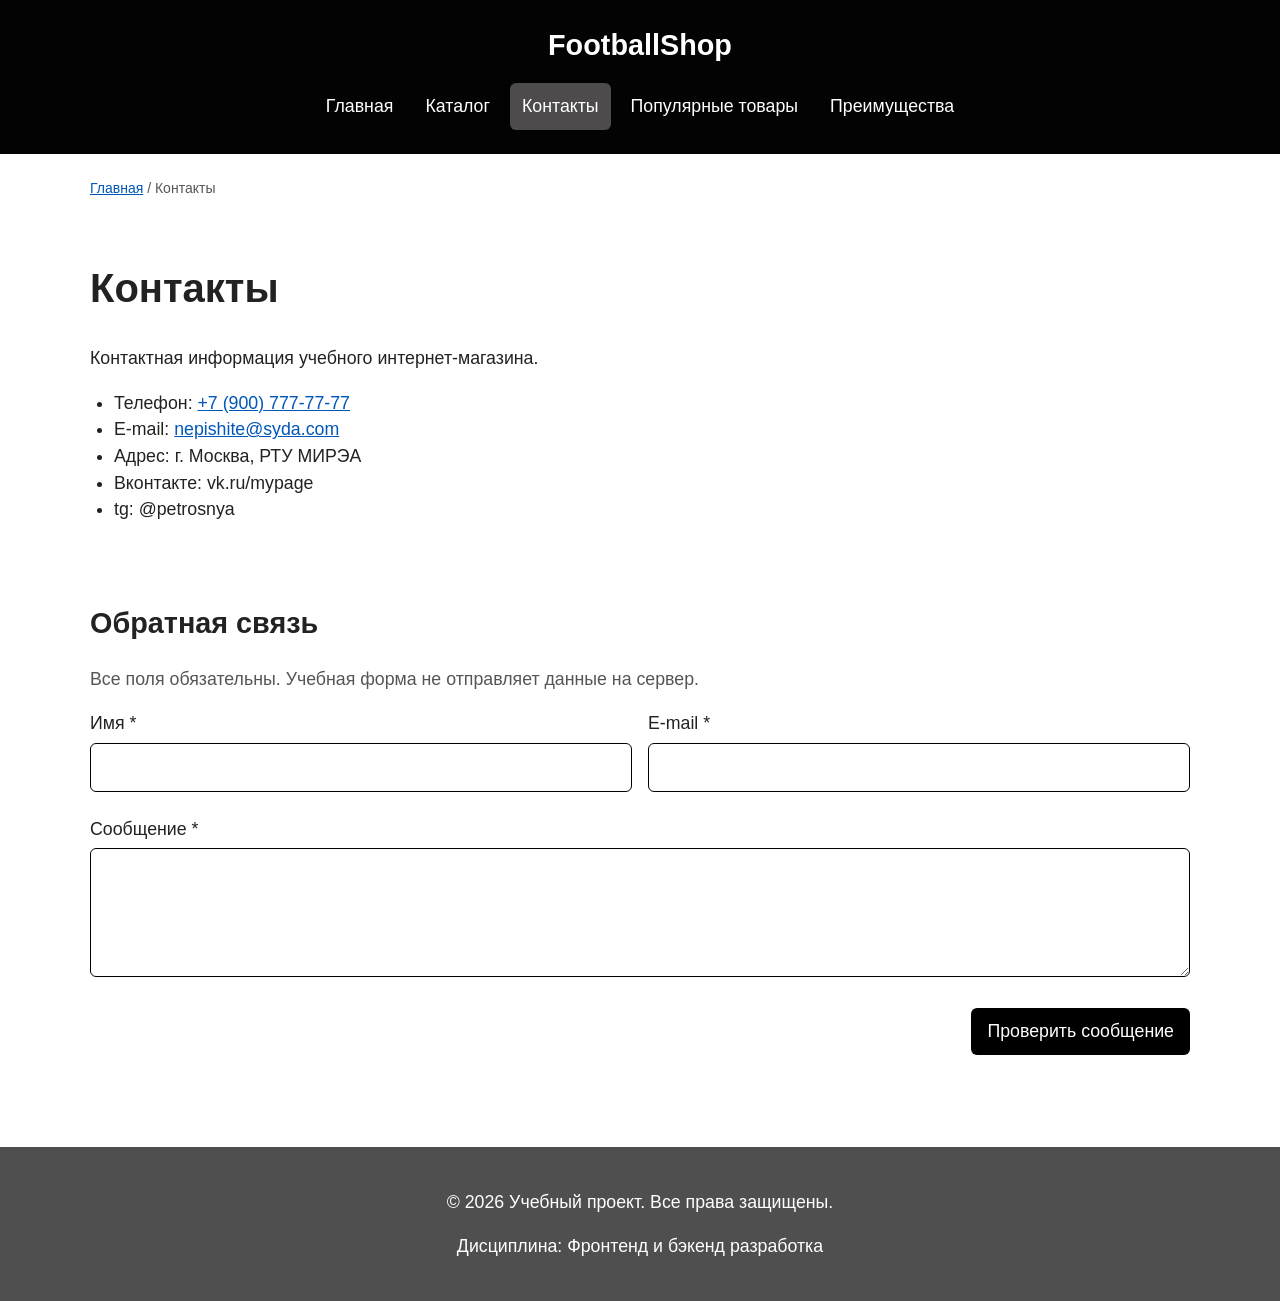
<file: contacts.html>
<!DOCTYPE html>
<html lang="ru">
    <head>
        <meta charset="UTF-8">
        <meta name="viewport" content="width=device-width, initial-scale=1.0">
        <meta name="description" content="Контактная информация учебного интернет-магазина.">
        <title>Контакты — Учебный интернет-магазин</title>
        <link rel="stylesheet" href="css/style.css">
        <link rel="stylesheet" href="css/responsive.css">
  <script src="js/ui.js" defer></script>
        <script src="js/main.js" defer></script>
        <meta property="og:type" content="website">
        <meta property="og:title" content="Учебный интернет-магазин">
        <meta property="og:description" content="Учебный frontend-проект интернет-магазина.">
        <meta property="og:image" content="https://zcryl.github.io/kr3-responsive-shop/images/preview.jpg">

    </head>
    <body class="page">
  <a class="skip-link" href="#main">Перейти к основному содержимому</a>
    <header class="site-header">
        <div class="site-header__inner">
        <a class="site-header__logo" href="index.html">FootballShop</a>

        <button class="menu-toggle" type="button" aria-expanded="false" aria-controls="primary-nav" hidden>
      <span class="menu-toggle__icon" aria-hidden="true"><span></span><span></span><span></span></span>
      <span class="menu-toggle__label">Меню</span>
    </button>
    <nav class="site-nav" id="primary-nav" aria-label="Основная навигация">
            <ul class="site-nav__list">
            <li class="site-nav__item"><a class="site-nav__link" href="index.html">Главная</a></li>
            <li class="site-nav__item"><a class="site-nav__link" href="catalog.html">Каталог</a></li>
            <li class="site-nav__item"><a class="site-nav__link site-nav__link--active" aria-current="page" href="contacts.html">Контакты</a></li>
            <li class="site-nav__item"><a class="site-nav__link" href="index.html#popular">Популярные товары</a></li>
            <li class="site-nav__item"><a class="site-nav__link" href="index.html#advantages">Преимущества</a></li>            </ul>
        </nav>
        </div>
  </header>

  <main class="page__main" id="main" tabindex="-1">
    <nav class="breadcrumbs" aria-label="Хлебные крошки">
      <a class="breadcrumbs__link" href="index.html">Главная</a>
      <span class="breadcrumbs__current" aria-current="page">Контакты</span>
    </nav>

    <section class="section">
      <h1>Контакты</h1>
      <p>
        Контактная информация учебного интернет-магазина.
      </p>

      <ul class="contact-list">
        <li>Телефон: <a href="tel:+79007777777">+7 (900) 777-77-77</a></li>
        <li>E-mail: <a href="mailto:nepishite@syda.com">nepishite@syda.com</a></li>
        <li>Адрес: г. Москва, РТУ МИРЭА</li>
        <li>Вконтакте: vk.ru/mypage</li>
        <li>tg: @petrosnya </li>
      </ul>
    </section>

    <section class="section" id="feedback">
      <h2 class="section__title">Обратная связь</h2>

      <p class="form-note">Все поля обязательны. Учебная форма не отправляет данные на сервер.</p>
      <form class="order-form" id="feedback-form" data-success="feedback-success" novalidate>
        <div class="order-form__field">
          <label class="order-form__label" for="feedback-name">Имя *</label>
          <input class="order-form__input" id="feedback-name" name="name" type="text" autocomplete="given-name" minlength="2" required>
        </div>
        <div class="order-form__field">
          <label class="order-form__label" for="feedback-email">E-mail *</label>
          <input class="order-form__input" id="feedback-email" name="email" type="email" autocomplete="email" required>
        </div>
        <div class="order-form__field order-form__field--wide">
          <label class="order-form__label" for="feedback-comment">Сообщение *</label>
          <textarea class="order-form__textarea" id="feedback-comment" name="comment" rows="4" minlength="5" required></textarea>
        </div>
        <div class="order-form__actions"><button class="button button--primary" type="submit">Проверить сообщение</button></div>
      </form>
      <p class="success-message" id="feedback-success" role="status" hidden>Сообщение проверено. Это учебная форма: данные на сервер не отправляются.</p>

    </section>
  </main>

  <footer class="site-footer">
    <p class="site-footer__text">&copy; 2026 Учебный проект. Все права защищены.</p>
    <p class="site-footer__text">Дисциплина: Фронтенд и бэкенд разработка</p>
  </footer>
</body>
</html>
</file>
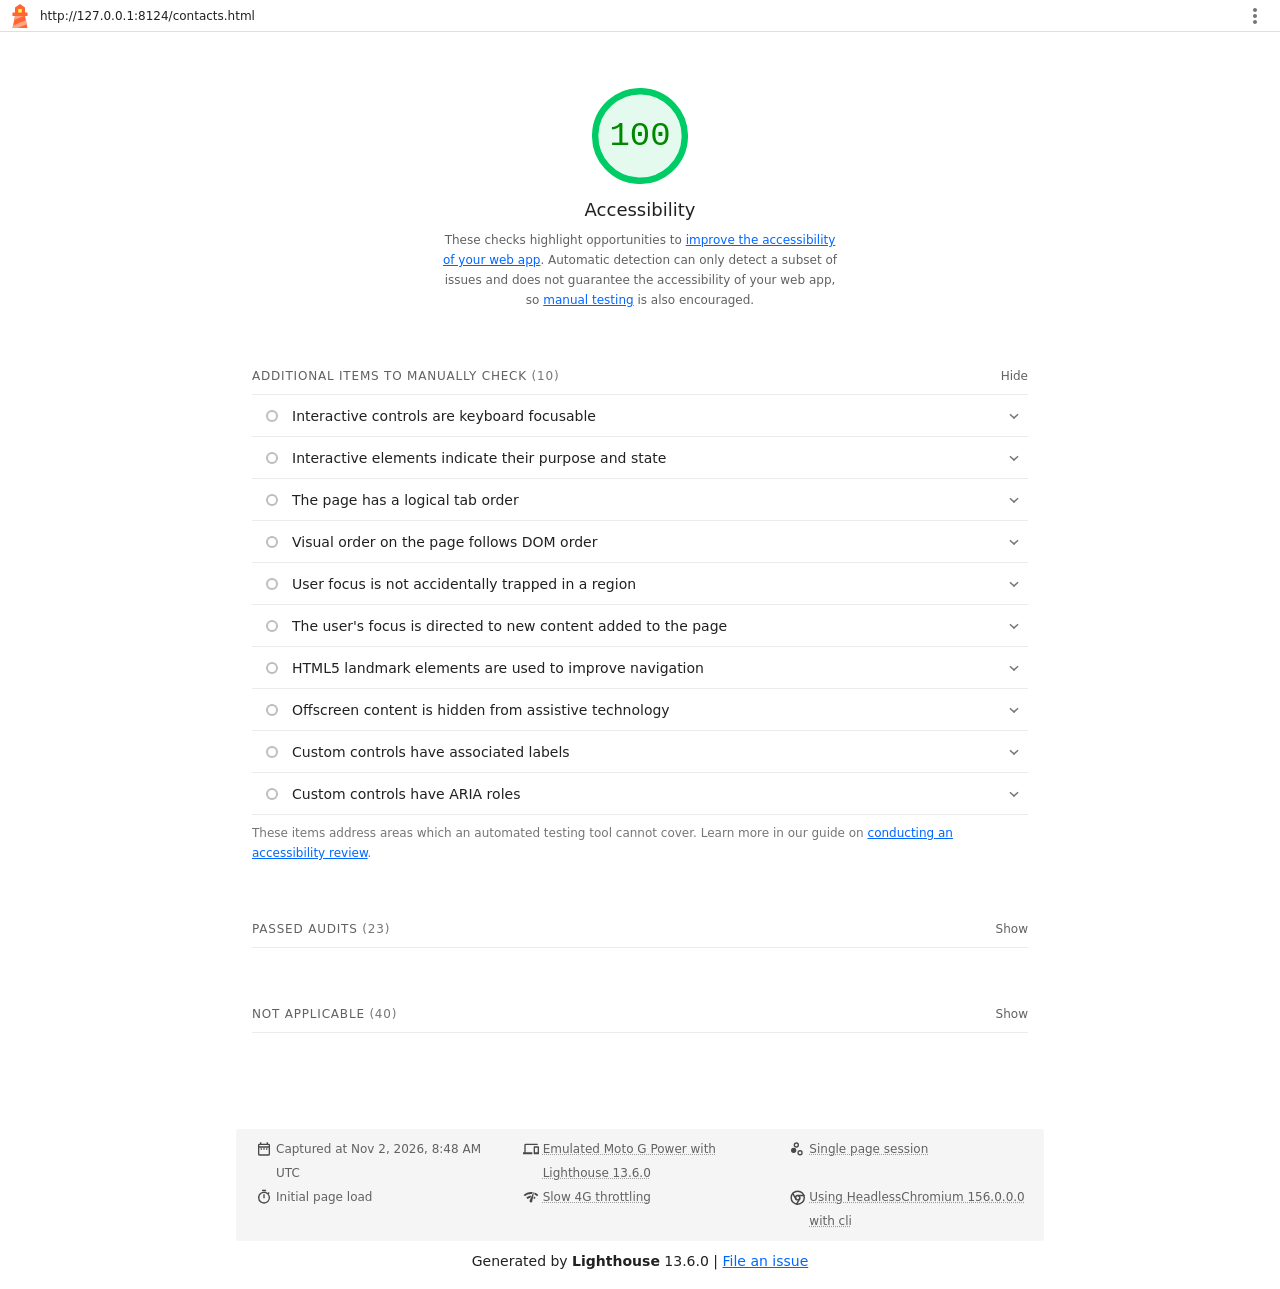
<file: lighthouse/contacts.report.html>
<!--
@license
Copyright 2018 Google LLC
SPDX-License-Identifier: Apache-2.0
-->
<!doctype html>
<html lang="en">
<head>
  <meta charset="utf-8">
  <meta name="viewport" content="width=device-width, initial-scale=1, minimum-scale=1">
  <link rel="icon" href='data:image/svg+xml;utf8,<svg fill="none" xmlns="http://www.w3.org/2000/svg" viewBox="0 0 48 48"><path d="m14 7 10-7 10 7v10h5v7h-5l5 24H9l5-24H9v-7h5V7Z" fill="%23F63"/><path d="M31.561 24H14l-1.689 8.105L31.561 24ZM18.983 48H9l1.022-4.907L35.723 32.27l1.663 7.98L18.983 48Z" fill="%23FFA385"/><path fill="%23FF3" d="M20.5 10h7v7h-7z"/></svg>'>
  <title>Lighthouse Report</title>
  <style>body {margin: 0}</style>
</head>
<body>
  <noscript>Lighthouse report requires JavaScript. Please enable.</noscript>

  <div id="lh-log"></div>

  <script>window.__LIGHTHOUSE_JSON__ = {"lighthouseVersion":"13.6.0","requestedUrl":"http://127.0.0.1:8124/contacts.html","mainDocumentUrl":"http://127.0.0.1:8124/contacts.html","finalDisplayedUrl":"http://127.0.0.1:8124/contacts.html","finalUrl":"http://127.0.0.1:8124/contacts.html","fetchTime":"2026-11-02T08:48:07.993Z","gatherMode":"navigation","runWarnings":[],"userAgent":"Mozilla/5.0 (Windows NT 10.0; Win64; x64) AppleWebKit/537.36 (KHTML, like Gecko) HeadlessChrome/156.0.0.0 Safari/537.36","environment":{"networkUserAgent":"Mozilla/5.0 (Linux; Android 11; moto g power (2022)) AppleWebKit/537.36 (KHTML, like Gecko) Chrome/156.0.0.0 Mobile Safari/537.36","hostUserAgent":"Mozilla/5.0 (Windows NT 10.0; Win64; x64) AppleWebKit/537.36 (KHTML, like Gecko) HeadlessChrome/156.0.0.0 Safari/537.36","benchmarkIndex":1785,"credits":{"axe-core":"4.14.0"}},"audits":{"accesskeys":{"id":"accesskeys","title":"`[accesskey]` values are unique","description":"Access keys let users quickly focus a part of the page. For proper navigation, each access key must be unique. [Learn more about access keys](https://dequeuniversity.com/rules/axe/4.14/accesskeys).","score":null,"scoreDisplayMode":"notApplicable"},"aria-allowed-attr":{"id":"aria-allowed-attr","title":"`[aria-*]` attributes match their roles","description":"Each ARIA `role` supports a specific subset of `aria-*` attributes. Mismatching these invalidates the `aria-*` attributes. [Learn how to match ARIA attributes to their roles](https://dequeuniversity.com/rules/axe/4.14/aria-allowed-attr).","score":1,"scoreDisplayMode":"binary","details":{"type":"table","headings":[{"key":"node","valueType":"node","subItemsHeading":{"key":"relatedNode","valueType":"node"},"label":"Failing Elements"}],"items":[]}},"aria-allowed-role":{"id":"aria-allowed-role","title":"Uses ARIA roles only on compatible elements","description":"Many HTML elements can only be assigned certain ARIA roles. Using ARIA roles where they are not allowed can interfere with the accessibility of the web page. [Learn more about ARIA roles](https://dequeuniversity.com/rules/axe/4.14/aria-allowed-role).","score":null,"scoreDisplayMode":"notApplicable"},"aria-command-name":{"id":"aria-command-name","title":"`button`, `link`, and `menuitem` elements have accessible names","description":"When an element doesn't have an accessible name, screen readers announce it with a generic name, making it unusable for users who rely on screen readers. [Learn how to make command elements more accessible](https://dequeuniversity.com/rules/axe/4.14/aria-command-name).","score":null,"scoreDisplayMode":"notApplicable"},"aria-conditional-attr":{"id":"aria-conditional-attr","title":"ARIA attributes are used as specified for the element's role","description":"Some ARIA attributes are only allowed on an element under certain conditions. [Learn more about conditional ARIA attributes](https://dequeuniversity.com/rules/axe/4.14/aria-conditional-attr).","score":1,"scoreDisplayMode":"binary","details":{"type":"table","headings":[{"key":"node","valueType":"node","subItemsHeading":{"key":"relatedNode","valueType":"node"},"label":"Failing Elements"}],"items":[]}},"aria-deprecated-role":{"id":"aria-deprecated-role","title":"Deprecated ARIA roles were not used","description":"Deprecated ARIA roles may not be processed correctly by assistive technology. [Learn more about deprecated ARIA roles](https://dequeuniversity.com/rules/axe/4.14/aria-deprecated-role).","score":null,"scoreDisplayMode":"notApplicable"},"aria-dialog-name":{"id":"aria-dialog-name","title":"Elements with `role=\"dialog\"` or `role=\"alertdialog\"` have accessible names.","description":"ARIA dialog elements without accessible names may prevent screen readers users from discerning the purpose of these elements. [Learn how to make ARIA dialog elements more accessible](https://dequeuniversity.com/rules/axe/4.14/aria-dialog-name).","score":null,"scoreDisplayMode":"notApplicable"},"aria-hidden-body":{"id":"aria-hidden-body","title":"`[aria-hidden=\"true\"]` is not present on the document `\u003cbody>`","description":"Assistive technologies, like screen readers, work inconsistently when `aria-hidden=\"true\"` is set on the document `\u003cbody>`. [Learn how `aria-hidden` affects the document body](https://dequeuniversity.com/rules/axe/4.14/aria-hidden-body).","score":1,"scoreDisplayMode":"binary","details":{"type":"table","headings":[{"key":"node","valueType":"node","subItemsHeading":{"key":"relatedNode","valueType":"node"},"label":"Failing Elements"}],"items":[]}},"aria-hidden-focus":{"id":"aria-hidden-focus","title":"`[aria-hidden=\"true\"]` elements do not contain focusable descendents","description":"Focusable descendents within an `[aria-hidden=\"true\"]` element prevent those interactive elements from being available to users of assistive technologies like screen readers. [Learn how `aria-hidden` affects focusable elements](https://dequeuniversity.com/rules/axe/4.14/aria-hidden-focus).","score":null,"scoreDisplayMode":"notApplicable"},"aria-input-field-name":{"id":"aria-input-field-name","title":"ARIA input fields have accessible names","description":"When an input field doesn't have an accessible name, screen readers announce it with a generic name, making it unusable for users who rely on screen readers. [Learn more about input field labels](https://dequeuniversity.com/rules/axe/4.14/aria-input-field-name).","score":null,"scoreDisplayMode":"notApplicable"},"aria-meter-name":{"id":"aria-meter-name","title":"ARIA `meter` elements have accessible names","description":"When a meter element doesn't have an accessible name, screen readers announce it with a generic name, making it unusable for users who rely on screen readers. [Learn how to name `meter` elements](https://dequeuniversity.com/rules/axe/4.14/aria-meter-name).","score":null,"scoreDisplayMode":"notApplicable"},"aria-progressbar-name":{"id":"aria-progressbar-name","title":"ARIA `progressbar` elements have accessible names","description":"When a `progressbar` element doesn't have an accessible name, screen readers announce it with a generic name, making it unusable for users who rely on screen readers. [Learn how to label `progressbar` elements](https://dequeuniversity.com/rules/axe/4.14/aria-progressbar-name).","score":null,"scoreDisplayMode":"notApplicable"},"aria-prohibited-attr":{"id":"aria-prohibited-attr","title":"Elements use only permitted ARIA attributes","description":"Using ARIA attributes in roles where they are prohibited can mean that important information is not communicated to users of assistive technologies. [Learn more about prohibited ARIA roles](https://dequeuniversity.com/rules/axe/4.14/aria-prohibited-attr).","score":1,"scoreDisplayMode":"binary","details":{"type":"table","headings":[{"key":"node","valueType":"node","subItemsHeading":{"key":"relatedNode","valueType":"node"},"label":"Failing Elements"}],"items":[]}},"aria-required-attr":{"id":"aria-required-attr","title":"`[role]`s have all required `[aria-*]` attributes","description":"Some ARIA roles have required attributes that describe the state of the element to screen readers. [Learn more about roles and required attributes](https://dequeuniversity.com/rules/axe/4.14/aria-required-attr).","score":null,"scoreDisplayMode":"notApplicable"},"aria-required-children":{"id":"aria-required-children","title":"Elements with an ARIA `[role]` that require children to contain a specific `[role]` have all required children.","description":"Some ARIA parent roles must contain specific child roles to perform their intended accessibility functions. [Learn more about roles and required children elements](https://dequeuniversity.com/rules/axe/4.14/aria-required-children).","score":null,"scoreDisplayMode":"notApplicable"},"aria-required-parent":{"id":"aria-required-parent","title":"`[role]`s are contained by their required parent element","description":"Some ARIA child roles must be contained by specific parent roles to properly perform their intended accessibility functions. [Learn more about ARIA roles and required parent element](https://dequeuniversity.com/rules/axe/4.14/aria-required-parent).","score":null,"scoreDisplayMode":"notApplicable"},"aria-roles":{"id":"aria-roles","title":"`[role]` values are valid","description":"ARIA roles must have valid values in order to perform their intended accessibility functions. [Learn more about valid ARIA roles](https://dequeuniversity.com/rules/axe/4.14/aria-roles).","score":null,"scoreDisplayMode":"notApplicable"},"aria-text":{"id":"aria-text","title":"Elements with the `role=text` attribute do not have focusable descendents.","description":"Adding `role=text` around a text node split by markup enables VoiceOver to treat it as one phrase, but the element's focusable descendents will not be announced. [Learn more about the `role=text` attribute](https://dequeuniversity.com/rules/axe/4.14/aria-text).","score":null,"scoreDisplayMode":"notApplicable"},"aria-toggle-field-name":{"id":"aria-toggle-field-name","title":"ARIA toggle fields have accessible names","description":"When a toggle field doesn't have an accessible name, screen readers announce it with a generic name, making it unusable for users who rely on screen readers. [Learn more about toggle fields](https://dequeuniversity.com/rules/axe/4.14/aria-toggle-field-name).","score":null,"scoreDisplayMode":"notApplicable"},"aria-tooltip-name":{"id":"aria-tooltip-name","title":"ARIA `tooltip` elements have accessible names","description":"When a tooltip element doesn't have an accessible name, screen readers announce it with a generic name, making it unusable for users who rely on screen readers. [Learn how to name `tooltip` elements](https://dequeuniversity.com/rules/axe/4.14/aria-tooltip-name).","score":null,"scoreDisplayMode":"notApplicable"},"aria-treeitem-name":{"id":"aria-treeitem-name","title":"ARIA `treeitem` elements have accessible names","description":"When a `treeitem` element doesn't have an accessible name, screen readers announce it with a generic name, making it unusable for users who rely on screen readers. [Learn more about labeling `treeitem` elements](https://dequeuniversity.com/rules/axe/4.14/aria-treeitem-name).","score":null,"scoreDisplayMode":"notApplicable"},"aria-valid-attr-value":{"id":"aria-valid-attr-value","title":"`[aria-*]` attributes have valid values","description":"Assistive technologies, like screen readers, can't interpret ARIA attributes with invalid values. [Learn more about valid values for ARIA attributes](https://dequeuniversity.com/rules/axe/4.14/aria-valid-attr-value).","score":1,"scoreDisplayMode":"binary","details":{"type":"table","headings":[{"key":"node","valueType":"node","subItemsHeading":{"key":"relatedNode","valueType":"node"},"label":"Failing Elements"}],"items":[]}},"aria-valid-attr":{"id":"aria-valid-attr","title":"`[aria-*]` attributes are valid and not misspelled","description":"Assistive technologies, like screen readers, can't interpret ARIA attributes with invalid names. [Learn more about valid ARIA attributes](https://dequeuniversity.com/rules/axe/4.14/aria-valid-attr).","score":1,"scoreDisplayMode":"binary","details":{"type":"table","headings":[{"key":"node","valueType":"node","subItemsHeading":{"key":"relatedNode","valueType":"node"},"label":"Failing Elements"}],"items":[]}},"button-name":{"id":"button-name","title":"Buttons have an accessible name","description":"When a button doesn't have an accessible name, screen readers announce it as \"button\", making it unusable for users who rely on screen readers. [Learn how to make buttons more accessible](https://dequeuniversity.com/rules/axe/4.14/button-name).","score":1,"scoreDisplayMode":"binary","details":{"type":"table","headings":[{"key":"node","valueType":"node","subItemsHeading":{"key":"relatedNode","valueType":"node"},"label":"Failing Elements"}],"items":[]}},"bypass":{"id":"bypass","title":"The page contains a heading, skip link, or landmark region","description":"Adding ways to bypass repetitive content lets keyboard users navigate the page more efficiently. [Learn more about bypass blocks](https://dequeuniversity.com/rules/axe/4.14/bypass).","score":null,"scoreDisplayMode":"notApplicable"},"color-contrast":{"id":"color-contrast","title":"Background and foreground colors have a sufficient contrast ratio","description":"Low-contrast text is difficult or impossible for many users to read. [Learn how to provide sufficient color contrast](https://dequeuniversity.com/rules/axe/4.14/color-contrast).","score":1,"scoreDisplayMode":"binary","details":{"type":"table","headings":[{"key":"node","valueType":"node","subItemsHeading":{"key":"relatedNode","valueType":"node"},"label":"Failing Elements"}],"items":[]}},"definition-list":{"id":"definition-list","title":"`\u003cdl>`'s contain only properly-ordered `\u003cdt>` and `\u003cdd>` groups, `\u003cscript>`, `\u003ctemplate>` or `\u003cdiv>` elements.","description":"When definition lists are not properly marked up, screen readers may produce confusing or inaccurate output. [Learn how to structure definition lists correctly](https://dequeuniversity.com/rules/axe/4.14/definition-list).","score":null,"scoreDisplayMode":"notApplicable"},"dlitem":{"id":"dlitem","title":"Definition list items are wrapped in `\u003cdl>` elements","description":"Definition list items (`\u003cdt>` and `\u003cdd>`) must be wrapped in a parent `\u003cdl>` element to ensure that screen readers can properly announce them. [Learn how to structure definition lists correctly](https://dequeuniversity.com/rules/axe/4.14/dlitem).","score":null,"scoreDisplayMode":"notApplicable"},"document-title":{"id":"document-title","title":"Document has a `\u003ctitle>` element","description":"The title gives screen reader users an overview of the page, and search engine users rely on it heavily to determine if a page is relevant to their search. [Learn more about document titles](https://dequeuniversity.com/rules/axe/4.14/document-title).","score":1,"scoreDisplayMode":"binary","details":{"type":"table","headings":[{"key":"node","valueType":"node","subItemsHeading":{"key":"relatedNode","valueType":"node"},"label":"Failing Elements"}],"items":[]}},"duplicate-id-aria":{"id":"duplicate-id-aria","title":"ARIA IDs are unique","description":"The value of an ARIA ID must be unique to prevent other instances from being overlooked by assistive technologies. [Learn how to fix duplicate ARIA IDs](https://dequeuniversity.com/rules/axe/4.14/duplicate-id-aria).","score":null,"scoreDisplayMode":"notApplicable"},"empty-heading":{"id":"empty-heading","title":"All heading elements contain content.","description":"A heading with no content or inaccessible text prevent screen reader users from accessing information on the page's structure. [Learn more about headings](https://dequeuniversity.com/rules/axe/4.14/empty-heading).","score":null,"scoreDisplayMode":"notApplicable"},"form-field-multiple-labels":{"id":"form-field-multiple-labels","title":"No form fields have multiple labels","description":"Form fields with multiple labels can be confusingly announced by assistive technologies like screen readers which use either the first, the last, or all of the labels. [Learn how to use form labels](https://dequeuniversity.com/rules/axe/4.14/form-field-multiple-labels).","score":null,"scoreDisplayMode":"notApplicable"},"frame-title":{"id":"frame-title","title":"`\u003cframe>` or `\u003ciframe>` elements have a title","description":"Screen reader users rely on frame titles to describe the contents of frames. [Learn more about frame titles](https://dequeuniversity.com/rules/axe/4.14/frame-title).","score":null,"scoreDisplayMode":"notApplicable"},"heading-order":{"id":"heading-order","title":"Heading elements appear in a sequentially-descending order","description":"Properly ordered headings that do not skip levels convey the semantic structure of the page, making it easier to navigate and understand when using assistive technologies. [Learn more about heading order](https://dequeuniversity.com/rules/axe/4.14/heading-order).","score":1,"scoreDisplayMode":"binary","details":{"type":"table","headings":[{"key":"node","valueType":"node","subItemsHeading":{"key":"relatedNode","valueType":"node"},"label":"Failing Elements"}],"items":[]}},"html-has-lang":{"id":"html-has-lang","title":"`\u003chtml>` element has a `[lang]` attribute","description":"If a page doesn't specify a `lang` attribute, a screen reader assumes that the page is in the default language that the user chose when setting up the screen reader. If the page isn't actually in the default language, then the screen reader might not announce the page's text correctly. [Learn more about the `lang` attribute](https://dequeuniversity.com/rules/axe/4.14/html-has-lang).","score":1,"scoreDisplayMode":"binary","details":{"type":"table","headings":[{"key":"node","valueType":"node","subItemsHeading":{"key":"relatedNode","valueType":"node"},"label":"Failing Elements"}],"items":[]}},"html-lang-valid":{"id":"html-lang-valid","title":"`\u003chtml>` element has a valid value for its `[lang]` attribute","description":"Specifying a valid [BCP 47 language](https://www.w3.org/International/questions/qa-choosing-language-tags#question) helps screen readers announce text properly. [Learn how to use the `lang` attribute](https://dequeuniversity.com/rules/axe/4.14/html-lang-valid).","score":1,"scoreDisplayMode":"binary","details":{"type":"table","headings":[{"key":"node","valueType":"node","subItemsHeading":{"key":"relatedNode","valueType":"node"},"label":"Failing Elements"}],"items":[]}},"html-xml-lang-mismatch":{"id":"html-xml-lang-mismatch","title":"`\u003chtml>` element has an `[xml:lang]` attribute with the same base language as the `[lang]` attribute.","description":"If the webpage does not specify a consistent language, then the screen reader might not announce the page's text correctly. [Learn more about the `lang` attribute](https://dequeuniversity.com/rules/axe/4.14/html-xml-lang-mismatch).","score":null,"scoreDisplayMode":"notApplicable"},"identical-links-same-purpose":{"id":"identical-links-same-purpose","title":"Identical links have the same purpose.","description":"Links with the same destination should have the same description, to help users understand the link's purpose and decide whether to follow it. [Learn more about identical links](https://dequeuniversity.com/rules/axe/4.14/identical-links-same-purpose).","score":null,"scoreDisplayMode":"notApplicable"},"image-alt":{"id":"image-alt","title":"Image elements have `[alt]` attributes","description":"Informative elements should aim for short, descriptive alternate text. Decorative elements can be ignored with an empty alt attribute. [Learn more about the `alt` attribute](https://dequeuniversity.com/rules/axe/4.14/image-alt).","score":null,"scoreDisplayMode":"notApplicable"},"image-redundant-alt":{"id":"image-redundant-alt","title":"Image elements do not have `[alt]` attributes that are redundant text.","description":"Informative elements should aim for short, descriptive alternative text. Alternative text that is exactly the same as the text adjacent to the link or image is potentially confusing for screen reader users, because the text will be read twice. [Learn more about the `alt` attribute](https://dequeuniversity.com/rules/axe/4.14/image-redundant-alt).","score":null,"scoreDisplayMode":"notApplicable"},"input-button-name":{"id":"input-button-name","title":"Input buttons have discernible text.","description":"Adding discernable and accessible text to input buttons may help screen reader users understand the purpose of the input button. [Learn more about input buttons](https://dequeuniversity.com/rules/axe/4.14/input-button-name).","score":null,"scoreDisplayMode":"notApplicable"},"input-image-alt":{"id":"input-image-alt","title":"`\u003cinput type=\"image\">` elements have `[alt]` text","description":"When an image is being used as an `\u003cinput>` button, providing alternative text can help screen reader users understand the purpose of the button. [Learn about input image alt text](https://dequeuniversity.com/rules/axe/4.14/input-image-alt).","score":null,"scoreDisplayMode":"notApplicable"},"label-content-name-mismatch":{"id":"label-content-name-mismatch","title":"Elements with visible text labels have matching accessible names.","description":"Visible text labels that do not match the accessible name can result in a confusing experience for screen reader users. [Learn more about accessible names](https://dequeuniversity.com/rules/axe/4.14/label-content-name-mismatch).","score":null,"scoreDisplayMode":"notApplicable"},"label":{"id":"label","title":"Form elements have associated labels","description":"Labels ensure that form controls are announced properly by assistive technologies, like screen readers. [Learn more about form element labels](https://dequeuniversity.com/rules/axe/4.14/label).","score":1,"scoreDisplayMode":"binary","details":{"type":"table","headings":[{"key":"node","valueType":"node","subItemsHeading":{"key":"relatedNode","valueType":"node"},"label":"Failing Elements"}],"items":[]}},"landmark-one-main":{"id":"landmark-one-main","title":"Document has a main landmark.","description":"One main landmark helps screen reader users navigate a web page. [Learn more about landmarks](https://dequeuniversity.com/rules/axe/4.14/landmark-one-main).","score":1,"scoreDisplayMode":"binary","details":{"type":"table","headings":[{"key":"node","valueType":"node","subItemsHeading":{"key":"relatedNode","valueType":"node"},"label":"Failing Elements"}],"items":[]}},"link-name":{"id":"link-name","title":"Links have a discernible name","description":"Link text (and alternate text for images, when used as links) that is discernible, unique, and focusable improves the navigation experience for screen reader users. [Learn how to make links accessible](https://dequeuniversity.com/rules/axe/4.14/link-name).","score":1,"scoreDisplayMode":"binary","details":{"type":"table","headings":[{"key":"node","valueType":"node","subItemsHeading":{"key":"relatedNode","valueType":"node"},"label":"Failing Elements"}],"items":[]}},"link-in-text-block":{"id":"link-in-text-block","title":"Links are distinguishable without relying on color.","description":"Low-contrast text is difficult or impossible for many users to read. Link text that is discernible improves the experience for users with low vision. [Learn how to make links distinguishable](https://dequeuniversity.com/rules/axe/4.14/link-in-text-block).","score":1,"scoreDisplayMode":"binary","details":{"type":"table","headings":[{"key":"node","valueType":"node","subItemsHeading":{"key":"relatedNode","valueType":"node"},"label":"Failing Elements"}],"items":[]}},"list":{"id":"list","title":"Lists contain only `\u003cli>` elements and script supporting elements (`\u003cscript>` and `\u003ctemplate>`).","description":"Screen readers have a specific way of announcing lists. Ensuring proper list structure aids screen reader output. [Learn more about proper list structure](https://dequeuniversity.com/rules/axe/4.14/list).","score":1,"scoreDisplayMode":"binary","details":{"type":"table","headings":[{"key":"node","valueType":"node","subItemsHeading":{"key":"relatedNode","valueType":"node"},"label":"Failing Elements"}],"items":[]}},"listitem":{"id":"listitem","title":"List items (`\u003cli>`) are contained within `\u003cul>`, `\u003col>` or `\u003cmenu>` parent elements","description":"Screen readers require list items (`\u003cli>`) to be contained within a parent `\u003cul>`, `\u003col>` or `\u003cmenu>` to be announced properly. [Learn more about proper list structure](https://dequeuniversity.com/rules/axe/4.14/listitem).","score":1,"scoreDisplayMode":"binary","details":{"type":"table","headings":[{"key":"node","valueType":"node","subItemsHeading":{"key":"relatedNode","valueType":"node"},"label":"Failing Elements"}],"items":[]}},"meta-refresh":{"id":"meta-refresh","title":"The document does not use `\u003cmeta http-equiv=\"refresh\">`","description":"Users do not expect a page to refresh automatically, and doing so will move focus back to the top of the page. This may create a frustrating or confusing experience. [Learn more about the refresh meta tag](https://dequeuniversity.com/rules/axe/4.14/meta-refresh).","score":null,"scoreDisplayMode":"notApplicable"},"meta-viewport":{"id":"meta-viewport","title":"`[user-scalable=\"no\"]` is not used in the `\u003cmeta name=\"viewport\">` element and the `[maximum-scale]` attribute is not less than 5.","description":"Disabling zooming is problematic for users with low vision who rely on screen magnification to properly see the contents of a web page. [Learn more about the viewport meta tag](https://dequeuniversity.com/rules/axe/4.14/meta-viewport).","score":1,"scoreDisplayMode":"binary","details":{"type":"table","headings":[{"key":"node","valueType":"node","subItemsHeading":{"key":"relatedNode","valueType":"node"},"label":"Failing Elements"}],"items":[]}},"object-alt":{"id":"object-alt","title":"`\u003cobject>` elements have alternate text","description":"Screen readers cannot translate non-text content. Adding alternate text to `\u003cobject>` elements helps screen readers convey meaning to users. [Learn more about alt text for `object` elements](https://dequeuniversity.com/rules/axe/4.14/object-alt).","score":null,"scoreDisplayMode":"notApplicable"},"select-name":{"id":"select-name","title":"Select elements have associated label elements.","description":"Form elements without effective labels can create frustrating experiences for screen reader users. [Learn more about the `select` element](https://dequeuniversity.com/rules/axe/4.14/select-name).","score":null,"scoreDisplayMode":"notApplicable"},"skip-link":{"id":"skip-link","title":"Skip links are focusable.","description":"Including a skip link can help users skip to the main content to save time. [Learn more about skip links](https://dequeuniversity.com/rules/axe/4.14/skip-link).","score":1,"scoreDisplayMode":"binary","details":{"type":"table","headings":[{"key":"node","valueType":"node","subItemsHeading":{"key":"relatedNode","valueType":"node"},"label":"Failing Elements"}],"items":[]}},"tabindex":{"id":"tabindex","title":"No element has a `[tabindex]` value greater than 0","description":"A value greater than 0 implies an explicit navigation ordering. Although technically valid, this often creates frustrating experiences for users who rely on assistive technologies. [Learn more about the `tabindex` attribute](https://dequeuniversity.com/rules/axe/4.14/tabindex).","score":1,"scoreDisplayMode":"binary","details":{"type":"table","headings":[{"key":"node","valueType":"node","subItemsHeading":{"key":"relatedNode","valueType":"node"},"label":"Failing Elements"}],"items":[]}},"table-duplicate-name":{"id":"table-duplicate-name","title":"Tables have different content in the summary attribute and `\u003ccaption>`.","description":"The summary attribute should describe the table structure, while `\u003ccaption>` should have the onscreen title. Accurate table mark-up helps users of screen readers. [Learn more about summary and caption](https://dequeuniversity.com/rules/axe/4.14/table-duplicate-name).","score":null,"scoreDisplayMode":"notApplicable"},"table-fake-caption":{"id":"table-fake-caption","title":"Tables use `\u003ccaption>` instead of cells with the `[colspan]` attribute to indicate a caption.","description":"Screen readers have features to make navigating tables easier. Ensuring that tables use the actual caption element instead of cells with the `[colspan]` attribute may improve the experience for screen reader users. [Learn more about captions](https://dequeuniversity.com/rules/axe/4.14/table-fake-caption).","score":null,"scoreDisplayMode":"notApplicable"},"target-size":{"id":"target-size","title":"Touch targets have sufficient size and spacing.","description":"Touch targets with sufficient size and spacing help users who may have difficulty targeting small controls to activate the targets. [Learn more about touch targets](https://dequeuniversity.com/rules/axe/4.14/target-size).","score":1,"scoreDisplayMode":"binary","details":{"type":"table","headings":[{"key":"node","valueType":"node","subItemsHeading":{"key":"relatedNode","valueType":"node"},"label":"Failing Elements"}],"items":[]}},"td-has-header":{"id":"td-has-header","title":"`\u003ctd>` elements in a large `\u003ctable>` have one or more table headers.","description":"Screen readers have features to make navigating tables easier. Ensuring that `\u003ctd>` elements in a large table (3 or more cells in width and height) have an associated table header may improve the experience for screen reader users. [Learn more about table headers](https://dequeuniversity.com/rules/axe/4.14/td-has-header).","score":null,"scoreDisplayMode":"notApplicable"},"td-headers-attr":{"id":"td-headers-attr","title":"Cells in a `\u003ctable>` element that use the `[headers]` attribute refer to table cells within the same table.","description":"Screen readers have features to make navigating tables easier. Ensuring `\u003ctd>` cells using the `[headers]` attribute only refer to other cells in the same table may improve the experience for screen reader users. [Learn more about the `headers` attribute](https://dequeuniversity.com/rules/axe/4.14/td-headers-attr).","score":null,"scoreDisplayMode":"notApplicable"},"th-has-data-cells":{"id":"th-has-data-cells","title":"`\u003cth>` elements and elements with `[role=\"columnheader\"/\"rowheader\"]` have data cells they describe.","description":"Screen readers have features to make navigating tables easier. Ensuring table headers always refer to some set of cells may improve the experience for screen reader users. [Learn more about table headers](https://dequeuniversity.com/rules/axe/4.14/th-has-data-cells).","score":null,"scoreDisplayMode":"notApplicable"},"valid-lang":{"id":"valid-lang","title":"`[lang]` attributes have a valid value","description":"Specifying a valid [BCP 47 language](https://www.w3.org/International/questions/qa-choosing-language-tags#question) on elements helps ensure that text is pronounced correctly by a screen reader. [Learn how to use the `lang` attribute](https://dequeuniversity.com/rules/axe/4.14/valid-lang).","score":null,"scoreDisplayMode":"notApplicable"},"video-caption":{"id":"video-caption","title":"`\u003cvideo>` elements contain a `\u003ctrack>` element with `[kind=\"captions\"]`","description":"When a video provides a caption it is easier for deaf and hearing impaired users to access its information. [Learn more about video captions](https://dequeuniversity.com/rules/axe/4.14/video-caption).","score":null,"scoreDisplayMode":"notApplicable"},"custom-controls-labels":{"id":"custom-controls-labels","title":"Custom controls have associated labels","description":"Custom interactive controls have associated labels, provided by aria-label or aria-labelledby. [Learn more about custom controls and labels](https://developer.chrome.com/docs/lighthouse/accessibility/custom-controls-labels/).","score":null,"scoreDisplayMode":"manual"},"custom-controls-roles":{"id":"custom-controls-roles","title":"Custom controls have ARIA roles","description":"Custom interactive controls have appropriate ARIA roles. [Learn how to add roles to custom controls](https://developer.chrome.com/docs/lighthouse/accessibility/custom-control-roles/).","score":null,"scoreDisplayMode":"manual"},"focus-traps":{"id":"focus-traps","title":"User focus is not accidentally trapped in a region","description":"A user can tab into and out of any control or region without accidentally trapping their focus. [Learn how to avoid focus traps](https://developer.chrome.com/docs/lighthouse/accessibility/focus-traps/).","score":null,"scoreDisplayMode":"manual"},"focusable-controls":{"id":"focusable-controls","title":"Interactive controls are keyboard focusable","description":"Custom interactive controls are keyboard focusable and display a focus indicator. [Learn how to make custom controls focusable](https://developer.chrome.com/docs/lighthouse/accessibility/focusable-controls/).","score":null,"scoreDisplayMode":"manual"},"interactive-element-affordance":{"id":"interactive-element-affordance","title":"Interactive elements indicate their purpose and state","description":"Interactive elements, such as links and buttons, should indicate their state and be distinguishable from non-interactive elements. [Learn how to decorate interactive elements with affordance hints](https://developer.chrome.com/docs/lighthouse/accessibility/interactive-element-affordance/).","score":null,"scoreDisplayMode":"manual"},"logical-tab-order":{"id":"logical-tab-order","title":"The page has a logical tab order","description":"Tabbing through the page follows the visual layout. Users cannot focus elements that are offscreen. [Learn more about logical tab ordering](https://developer.chrome.com/docs/lighthouse/accessibility/logical-tab-order/).","score":null,"scoreDisplayMode":"manual"},"managed-focus":{"id":"managed-focus","title":"The user's focus is directed to new content added to the page","description":"If new content, such as a dialog, is added to the page, the user's focus is directed to it. [Learn how to direct focus to new content](https://developer.chrome.com/docs/lighthouse/accessibility/managed-focus/).","score":null,"scoreDisplayMode":"manual"},"offscreen-content-hidden":{"id":"offscreen-content-hidden","title":"Offscreen content is hidden from assistive technology","description":"Offscreen content is hidden with display: none or aria-hidden=true. [Learn how to properly hide offscreen content](https://developer.chrome.com/docs/lighthouse/accessibility/offscreen-content-hidden/).","score":null,"scoreDisplayMode":"manual"},"use-landmarks":{"id":"use-landmarks","title":"HTML5 landmark elements are used to improve navigation","description":"Landmark elements (`\u003cmain>`, `\u003cnav>`, etc.) are used to improve the keyboard navigation of the page for assistive technology. [Learn more about landmark elements](https://developer.chrome.com/docs/lighthouse/accessibility/use-landmarks/).","score":null,"scoreDisplayMode":"manual"},"visual-order-follows-dom":{"id":"visual-order-follows-dom","title":"Visual order on the page follows DOM order","description":"DOM order matches the visual order, improving navigation for assistive technology. [Learn more about DOM and visual ordering](https://developer.chrome.com/docs/lighthouse/accessibility/visual-order-follows-dom/).","score":null,"scoreDisplayMode":"manual"},"autocomplete-valid":{"id":"autocomplete-valid","title":"`autocomplete` attributes are used correctly","description":"The `autocomplete` attribute values must be valid and correctly applied for screen readers to function correctly. [Learn more about valid autocomplete values](https://dequeuniversity.com/rules/axe/4.14/autocomplete-valid).","score":1,"scoreDisplayMode":"binary","details":{"type":"table","headings":[{"key":"node","valueType":"node","subItemsHeading":{"key":"relatedNode","valueType":"node"},"label":"Failing Elements"}],"items":[]}},"presentation-role-conflict":{"id":"presentation-role-conflict","title":"Elements with `role=\"none\"` or `role=\"presentation\"` do not have conflicts","description":"There are certain cases where the semantic role of an element with `role=\"none\"` or `role=\"presentation\"` does not resolve to none or presentation. To ensure the element remains removed from the accessibility tree, you should not add any global ARIA attributes to the element or make it focusable. [Learn more about presentation role conflict](https://dequeuniversity.com/rules/axe/4.14/presentation-role-conflict).","score":null,"scoreDisplayMode":"notApplicable"},"svg-img-alt":{"id":"svg-img-alt","title":"SVG elements with an `img` role have an accessible text alternative","description":"Ensures SVG elements with an `img`, `graphics-document` or `graphics-symbol` role have an accessible text alternative. [Learn more about SVG alt text](https://dequeuniversity.com/rules/axe/4.14/svg-img-alt).","score":null,"scoreDisplayMode":"notApplicable"}},"configSettings":{"output":["html","json"],"maxWaitForFcp":30000,"maxWaitForLoad":45000,"pauseAfterFcpMs":1000,"pauseAfterLoadMs":1000,"networkQuietThresholdMs":1000,"cpuQuietThresholdMs":1000,"formFactor":"mobile","throttling":{"rttMs":150,"throughputKbps":1638.4,"requestLatencyMs":562.5,"downloadThroughputKbps":1474.5600000000002,"uploadThroughputKbps":675,"cpuSlowdownMultiplier":4},"throttlingMethod":"simulate","screenEmulation":{"mobile":true,"width":412,"height":823,"deviceScaleFactor":1.75,"disabled":false},"emulatedUserAgent":"Mozilla/5.0 (Linux; Android 11; moto g power (2022)) AppleWebKit/537.36 (KHTML, like Gecko) Chrome/136.0.0.0 Mobile Safari/537.36","auditMode":false,"gatherMode":false,"clearStorageTypes":["file_systems","shader_cache","service_workers","cache_storage"],"disableStorageReset":false,"debugNavigation":false,"channel":"cli","usePassiveGathering":false,"disableFullPageScreenshot":false,"skipAboutBlank":false,"blankPage":"about:blank","ignoreStatusCode":false,"locale":"en-US","blockedUrlPatterns":null,"additionalTraceCategories":null,"extraHeaders":null,"precomputedLanternData":null,"onlyAudits":null,"onlyCategories":["accessibility"],"skipAudits":null},"categories":{"accessibility":{"title":"Accessibility","description":"These checks highlight opportunities to [improve the accessibility of your web app](https://developer.chrome.com/docs/lighthouse/accessibility/). Automatic detection can only detect a subset of issues and does not guarantee the accessibility of your web app, so [manual testing](https://web.dev/articles/how-to-review) is also encouraged.","manualDescription":"These items address areas which an automated testing tool cannot cover. Learn more in our guide on [conducting an accessibility review](https://web.dev/articles/how-to-review).","supportedModes":["navigation","snapshot"],"auditRefs":[{"id":"accesskeys","weight":0,"group":"a11y-navigation"},{"id":"aria-allowed-attr","weight":10,"group":"a11y-aria"},{"id":"aria-command-name","weight":0,"group":"a11y-aria"},{"id":"aria-conditional-attr","weight":7,"group":"a11y-aria"},{"id":"aria-deprecated-role","weight":0,"group":"a11y-aria"},{"id":"aria-dialog-name","weight":0,"group":"a11y-aria"},{"id":"aria-hidden-body","weight":10,"group":"a11y-aria"},{"id":"aria-hidden-focus","weight":0,"group":"a11y-aria"},{"id":"aria-input-field-name","weight":0,"group":"a11y-aria"},{"id":"aria-meter-name","weight":0,"group":"a11y-aria"},{"id":"aria-progressbar-name","weight":0,"group":"a11y-aria"},{"id":"aria-prohibited-attr","weight":7,"group":"a11y-aria"},{"id":"aria-required-attr","weight":0,"group":"a11y-aria"},{"id":"aria-required-children","weight":0,"group":"a11y-aria"},{"id":"aria-required-parent","weight":0,"group":"a11y-aria"},{"id":"aria-roles","weight":0,"group":"a11y-aria"},{"id":"aria-text","weight":0,"group":"a11y-aria"},{"id":"aria-toggle-field-name","weight":0,"group":"a11y-aria"},{"id":"aria-tooltip-name","weight":0,"group":"a11y-aria"},{"id":"aria-treeitem-name","weight":0,"group":"a11y-aria"},{"id":"aria-valid-attr-value","weight":10,"group":"a11y-aria"},{"id":"aria-valid-attr","weight":10,"group":"a11y-aria"},{"id":"button-name","weight":10,"group":"a11y-names-labels"},{"id":"bypass","weight":0,"group":"a11y-navigation"},{"id":"color-contrast","weight":7,"group":"a11y-color-contrast"},{"id":"definition-list","weight":0,"group":"a11y-tables-lists"},{"id":"dlitem","weight":0,"group":"a11y-tables-lists"},{"id":"document-title","weight":7,"group":"a11y-names-labels"},{"id":"duplicate-id-aria","weight":0,"group":"a11y-aria"},{"id":"form-field-multiple-labels","weight":0,"group":"a11y-names-labels"},{"id":"frame-title","weight":0,"group":"a11y-names-labels"},{"id":"heading-order","weight":3,"group":"a11y-navigation"},{"id":"html-has-lang","weight":7,"group":"a11y-language"},{"id":"html-lang-valid","weight":7,"group":"a11y-language"},{"id":"html-xml-lang-mismatch","weight":0,"group":"a11y-language"},{"id":"image-alt","weight":0,"group":"a11y-names-labels"},{"id":"input-button-name","weight":0,"group":"a11y-names-labels"},{"id":"input-image-alt","weight":0,"group":"a11y-names-labels"},{"id":"label","weight":10,"group":"a11y-names-labels"},{"id":"link-in-text-block","weight":7,"group":"a11y-color-contrast"},{"id":"link-name","weight":7,"group":"a11y-names-labels"},{"id":"list","weight":7,"group":"a11y-tables-lists"},{"id":"listitem","weight":7,"group":"a11y-tables-lists"},{"id":"meta-refresh","weight":0,"group":"a11y-best-practices"},{"id":"meta-viewport","weight":10,"group":"a11y-best-practices"},{"id":"object-alt","weight":0,"group":"a11y-names-labels"},{"id":"select-name","weight":0,"group":"a11y-names-labels"},{"id":"skip-link","weight":3,"group":"a11y-names-labels"},{"id":"tabindex","weight":7,"group":"a11y-navigation"},{"id":"target-size","weight":7,"group":"a11y-best-practices"},{"id":"td-headers-attr","weight":0,"group":"a11y-tables-lists"},{"id":"th-has-data-cells","weight":0,"group":"a11y-tables-lists"},{"id":"valid-lang","weight":0,"group":"a11y-language"},{"id":"video-caption","weight":0,"group":"a11y-audio-video"},{"id":"landmark-one-main","weight":3,"group":"a11y-best-practices"},{"id":"autocomplete-valid","weight":1,"group":"a11y-best-practices"},{"id":"presentation-role-conflict","weight":0,"group":"a11y-best-practices"},{"id":"svg-img-alt","weight":0,"group":"a11y-best-practices"},{"id":"focusable-controls","weight":0},{"id":"interactive-element-affordance","weight":0},{"id":"logical-tab-order","weight":0},{"id":"visual-order-follows-dom","weight":0},{"id":"focus-traps","weight":0},{"id":"managed-focus","weight":0},{"id":"use-landmarks","weight":0},{"id":"offscreen-content-hidden","weight":0},{"id":"custom-controls-labels","weight":0},{"id":"custom-controls-roles","weight":0},{"id":"table-duplicate-name","weight":0,"group":"a11y-best-practices"},{"id":"empty-heading","weight":0,"group":"a11y-best-practices"},{"id":"aria-allowed-role","weight":0,"group":"a11y-best-practices"},{"id":"image-redundant-alt","weight":0,"group":"a11y-names-labels"},{"id":"identical-links-same-purpose","weight":0,"group":"a11y-best-practices"},{"id":"label-content-name-mismatch","weight":0,"group":"hidden"},{"id":"table-fake-caption","weight":0,"group":"hidden"},{"id":"td-has-header","weight":0,"group":"hidden"}],"id":"accessibility","score":1}},"categoryGroups":{"metrics":{"title":"Metrics"},"insights":{"title":"Insights","description":"These insights are also available in the Chrome DevTools Performance Panel - [record a trace](https://developer.chrome.com/docs/devtools/performance/reference) to view more detailed information."},"diagnostics":{"title":"Diagnostics","description":"More information about the performance of your application. These numbers don't [directly affect](https://developer.chrome.com/docs/lighthouse/performance/performance-scoring/) the Performance score."},"a11y-best-practices":{"title":"Best practices","description":"These items highlight common accessibility best practices."},"a11y-color-contrast":{"title":"Contrast","description":"These are opportunities to improve the legibility of your content."},"a11y-names-labels":{"title":"Names and labels","description":"These are opportunities to improve the semantics of the controls in your application. This may enhance the experience for users of assistive technology, like a screen reader."},"a11y-navigation":{"title":"Navigation","description":"These are opportunities to improve keyboard navigation in your application."},"a11y-aria":{"title":"ARIA","description":"These are opportunities to improve the usage of ARIA in your application which may enhance the experience for users of assistive technology, like a screen reader."},"a11y-language":{"title":"Internationalization and localization","description":"These are opportunities to improve the interpretation of your content by users in different locales."},"a11y-audio-video":{"title":"Audio and video","description":"These are opportunities to provide alternative content for audio and video. This may improve the experience for users with hearing or vision impairments."},"a11y-tables-lists":{"title":"Tables and lists","description":"These are opportunities to improve the experience of reading tabular or list data using assistive technology, like a screen reader."},"seo-mobile":{"title":"Mobile Friendly","description":"Make sure your pages are mobile friendly so users don’t have to pinch or zoom in order to read the content pages. [Learn how to make pages mobile-friendly](https://developers.google.com/search/mobile-sites/)."},"seo-content":{"title":"Content Best Practices","description":"Format your HTML in a way that enables crawlers to better understand your app’s content."},"seo-crawl":{"title":"Crawling and Indexing","description":"To appear in search results, crawlers need access to your app."},"best-practices-trust-safety":{"title":"Trust and Safety"},"best-practices-ux":{"title":"User Experience"},"best-practices-browser-compat":{"title":"Browser Compatibility"},"best-practices-general":{"title":"General"},"webmcp":{"title":"WebMCP","description":"Audits validating WebMCP integration."},"agent-accessibility":{"title":"Agent Accessibility","description":"These audits highlight best practices for improving the accessibility of the website for AI agents."},"agent-discoverability":{"title":"Agent Discoverability","description":"These audits validate that websites expose discoverable resources, documentation, and catalogs for AI agents."},"hidden":{"title":""}},"stackPacks":[],"entities":[{"name":"127.0.0.1","origins":["http://127.0.0.1:8124"],"isFirstParty":true,"isUnrecognized":true}],"fullPageScreenshot":{"screenshot":{"data":"[data-uri]","width":412,"height":1418},"nodes":{}},"timing":{"entries":[{"startTime":1706.47,"name":"lh:config","duration":822.86,"entryType":"measure"},{"startTime":1709.83,"name":"lh:config:resolveArtifactsToDefns","duration":79.83,"entryType":"measure"},{"startTime":2529.67,"name":"lh:runner:gather","duration":5266.79,"entryType":"measure"},{"startTime":2668.1,"name":"lh:driver:connect","duration":11.68,"entryType":"measure"},{"startTime":2680.45,"name":"lh:driver:navigate","duration":9.42,"entryType":"measure"},{"startTime":2690.36,"name":"lh:gather:getBenchmarkIndex","duration":1008.43,"entryType":"measure"},{"startTime":3699.11,"name":"lh:gather:getVersion","duration":1.18,"entryType":"measure"},{"startTime":3700.39,"name":"lh:gather:getDevicePixelRatio","duration":1.65,"entryType":"measure"},{"startTime":3703.69,"name":"lh:prepare:navigationMode","duration":82.14,"entryType":"measure"},{"startTime":3705.11,"name":"lh:gather:getVersion","duration":0.94,"entryType":"measure"},{"startTime":3729.23,"name":"lh:storage:clearDataForOrigin","duration":27.45,"entryType":"measure"},{"startTime":3756.98,"name":"lh:storage:clearBrowserCaches","duration":24.37,"entryType":"measure"},{"startTime":3783.8,"name":"lh:gather:prepareThrottlingAndNetwork","duration":1.99,"entryType":"measure"},{"startTime":3799.21,"name":"lh:driver:navigate","duration":2469.77,"entryType":"measure"},{"startTime":6273.44,"name":"lh:computed:NetworkRecords","duration":1.31,"entryType":"measure"},{"startTime":6275.68,"name":"lh:gather:getArtifact:DevtoolsLog","duration":0.04,"entryType":"measure"},{"startTime":6275.74,"name":"lh:gather:getArtifact:Accessibility","duration":338.18,"entryType":"measure"},{"startTime":6614.23,"name":"lh:gather:getArtifact:NetworkUserAgent","duration":0.13,"entryType":"measure"},{"startTime":6614.39,"name":"lh:gather:getArtifact:Stacks","duration":15.7,"entryType":"measure"},{"startTime":6614.57,"name":"lh:gather:collectStacks","duration":15.5,"entryType":"measure"},{"startTime":6630.11,"name":"lh:gather:getArtifact:FullPageScreenshot","duration":1142.45,"entryType":"measure"},{"startTime":7767.84,"name":"lh:gather:getVersion","duration":0.88,"entryType":"measure"},{"startTime":7797.21,"name":"lh:runner:audit","duration":286.45,"entryType":"measure"},{"startTime":7797.44,"name":"lh:runner:auditing","duration":285.62,"entryType":"measure"},{"startTime":7799.94,"name":"lh:audit:accesskeys","duration":1.9,"entryType":"measure"},{"startTime":7802.52,"name":"lh:audit:aria-allowed-attr","duration":5.53,"entryType":"measure"},{"startTime":7808.69,"name":"lh:audit:aria-allowed-role","duration":6.55,"entryType":"measure"},{"startTime":7816.11,"name":"lh:audit:aria-command-name","duration":1.29,"entryType":"measure"},{"startTime":7817.94,"name":"lh:audit:aria-conditional-attr","duration":5.33,"entryType":"measure"},{"startTime":7823.7,"name":"lh:audit:aria-deprecated-role","duration":1.31,"entryType":"measure"},{"startTime":7825.52,"name":"lh:audit:aria-dialog-name","duration":1.68,"entryType":"measure"},{"startTime":7828.08,"name":"lh:audit:aria-hidden-body","duration":5.33,"entryType":"measure"},{"startTime":7833.72,"name":"lh:audit:aria-hidden-focus","duration":1.17,"entryType":"measure"},{"startTime":7835.5,"name":"lh:audit:aria-input-field-name","duration":1.7,"entryType":"measure"},{"startTime":7837.71,"name":"lh:audit:aria-meter-name","duration":1.86,"entryType":"measure"},{"startTime":7839.97,"name":"lh:audit:aria-progressbar-name","duration":2.23,"entryType":"measure"},{"startTime":7842.68,"name":"lh:audit:aria-prohibited-attr","duration":6.25,"entryType":"measure"},{"startTime":7849.23,"name":"lh:audit:aria-required-attr","duration":1.95,"entryType":"measure"},{"startTime":7851.73,"name":"lh:audit:aria-required-children","duration":2.98,"entryType":"measure"},{"startTime":7855.12,"name":"lh:audit:aria-required-parent","duration":3.64,"entryType":"measure"},{"startTime":7859.44,"name":"lh:audit:aria-roles","duration":2.79,"entryType":"measure"},{"startTime":7862.64,"name":"lh:audit:aria-text","duration":3.2,"entryType":"measure"},{"startTime":7866.41,"name":"lh:audit:aria-toggle-field-name","duration":3.22,"entryType":"measure"},{"startTime":7870.12,"name":"lh:audit:aria-tooltip-name","duration":2.53,"entryType":"measure"},{"startTime":7873.15,"name":"lh:audit:aria-treeitem-name","duration":6.03,"entryType":"measure"},{"startTime":7879.57,"name":"lh:audit:aria-valid-attr-value","duration":5.12,"entryType":"measure"},{"startTime":7885.06,"name":"lh:audit:aria-valid-attr","duration":4.18,"entryType":"measure"},{"startTime":7889.59,"name":"lh:audit:button-name","duration":5.03,"entryType":"measure"},{"startTime":7895,"name":"lh:audit:bypass","duration":3.78,"entryType":"measure"},{"startTime":7899.05,"name":"lh:audit:color-contrast","duration":3.69,"entryType":"measure"},{"startTime":7903,"name":"lh:audit:definition-list","duration":2.32,"entryType":"measure"},{"startTime":7905.55,"name":"lh:audit:dlitem","duration":2.45,"entryType":"measure"},{"startTime":7908.37,"name":"lh:audit:document-title","duration":4.78,"entryType":"measure"},{"startTime":7913.55,"name":"lh:audit:duplicate-id-aria","duration":3.88,"entryType":"measure"},{"startTime":7917.79,"name":"lh:audit:empty-heading","duration":4.14,"entryType":"measure"},{"startTime":7922.14,"name":"lh:audit:form-field-multiple-labels","duration":4.49,"entryType":"measure"},{"startTime":7927.09,"name":"lh:audit:frame-title","duration":2.32,"entryType":"measure"},{"startTime":7929.7,"name":"lh:audit:heading-order","duration":5.34,"entryType":"measure"},{"startTime":7935.61,"name":"lh:audit:html-has-lang","duration":5.72,"entryType":"measure"},{"startTime":7941.83,"name":"lh:audit:html-lang-valid","duration":3.86,"entryType":"measure"},{"startTime":7946.11,"name":"lh:audit:html-xml-lang-mismatch","duration":3.14,"entryType":"measure"},{"startTime":7949.48,"name":"lh:audit:identical-links-same-purpose","duration":2.59,"entryType":"measure"},{"startTime":7952.38,"name":"lh:audit:image-alt","duration":3.02,"entryType":"measure"},{"startTime":7955.81,"name":"lh:audit:image-redundant-alt","duration":2.82,"entryType":"measure"},{"startTime":7958.84,"name":"lh:audit:input-button-name","duration":3.27,"entryType":"measure"},{"startTime":7962.51,"name":"lh:audit:input-image-alt","duration":4.21,"entryType":"measure"},{"startTime":7967.1,"name":"lh:audit:label-content-name-mismatch","duration":2.42,"entryType":"measure"},{"startTime":7969.89,"name":"lh:audit:label","duration":3.77,"entryType":"measure"},{"startTime":7973.87,"name":"lh:audit:landmark-one-main","duration":3.12,"entryType":"measure"},{"startTime":7977.21,"name":"lh:audit:link-name","duration":4.13,"entryType":"measure"},{"startTime":7981.9,"name":"lh:audit:link-in-text-block","duration":4.09,"entryType":"measure"},{"startTime":7986.21,"name":"lh:audit:list","duration":2.78,"entryType":"measure"},{"startTime":7989.24,"name":"lh:audit:listitem","duration":4.11,"entryType":"measure"},{"startTime":7993.67,"name":"lh:audit:meta-refresh","duration":2.77,"entryType":"measure"},{"startTime":7996.71,"name":"lh:audit:meta-viewport","duration":5.54,"entryType":"measure"},{"startTime":8002.75,"name":"lh:audit:object-alt","duration":3.96,"entryType":"measure"},{"startTime":8007.18,"name":"lh:audit:select-name","duration":3.29,"entryType":"measure"},{"startTime":8010.71,"name":"lh:audit:skip-link","duration":3.12,"entryType":"measure"},{"startTime":8014.18,"name":"lh:audit:tabindex","duration":3.65,"entryType":"measure"},{"startTime":8018.07,"name":"lh:audit:table-duplicate-name","duration":2.45,"entryType":"measure"},{"startTime":8020.74,"name":"lh:audit:table-fake-caption","duration":25.72,"entryType":"measure"},{"startTime":8046.83,"name":"lh:audit:target-size","duration":4.65,"entryType":"measure"},{"startTime":8051.74,"name":"lh:audit:td-has-header","duration":2.56,"entryType":"measure"},{"startTime":8054.51,"name":"lh:audit:td-headers-attr","duration":3,"entryType":"measure"},{"startTime":8057.79,"name":"lh:audit:th-has-data-cells","duration":4.48,"entryType":"measure"},{"startTime":8062.71,"name":"lh:audit:valid-lang","duration":4.59,"entryType":"measure"},{"startTime":8067.64,"name":"lh:audit:video-caption","duration":4.56,"entryType":"measure"},{"startTime":8072.3,"name":"lh:audit:custom-controls-labels","duration":0.34,"entryType":"measure"},{"startTime":8072.67,"name":"lh:audit:custom-controls-roles","duration":0.04,"entryType":"measure"},{"startTime":8072.74,"name":"lh:audit:focus-traps","duration":0.03,"entryType":"measure"},{"startTime":8072.79,"name":"lh:audit:focusable-controls","duration":0.04,"entryType":"measure"},{"startTime":8072.85,"name":"lh:audit:interactive-element-affordance","duration":0.03,"entryType":"measure"},{"startTime":8072.89,"name":"lh:audit:logical-tab-order","duration":0.03,"entryType":"measure"},{"startTime":8072.94,"name":"lh:audit:managed-focus","duration":0.05,"entryType":"measure"},{"startTime":8073.02,"name":"lh:audit:offscreen-content-hidden","duration":0.04,"entryType":"measure"},{"startTime":8073.08,"name":"lh:audit:use-landmarks","duration":0.06,"entryType":"measure"},{"startTime":8073.16,"name":"lh:audit:visual-order-follows-dom","duration":0.03,"entryType":"measure"},{"startTime":8073.79,"name":"lh:audit:autocomplete-valid","duration":3.44,"entryType":"measure"},{"startTime":8077.47,"name":"lh:audit:presentation-role-conflict","duration":3.19,"entryType":"measure"},{"startTime":8080.87,"name":"lh:audit:svg-img-alt","duration":2.17,"entryType":"measure"},{"startTime":8083.08,"name":"lh:runner:generate","duration":0.57,"entryType":"measure"},{"startTime":8084.1,"name":"lh:computed:EntityClassification","duration":1.46,"entryType":"measure"}],"total":5553.24},"i18n":{"rendererFormattedStrings":{"calculatorLink":"See calculator.","collapseView":"Collapse view","crcInitialNavigation":"Initial Navigation","crcLongestDurationLabel":"Maximum critical path latency:","dropdownCopyJSON":"Copy JSON","dropdownDarkTheme":"Toggle Dark Theme","dropdownPrintExpanded":"Print Expanded","dropdownPrintSummary":"Print Summary","dropdownSaveGist":"Save as Gist","dropdownSaveHTML":"Save as HTML","dropdownSaveJSON":"Save as JSON","dropdownViewUnthrottledTrace":"View Unthrottled Trace","dropdownViewer":"Open in Viewer","errorLabel":"Error!","errorMissingAuditInfo":"Report error: no audit information","expandView":"Expand view","firstPartyChipLabel":"1st party","footerIssue":"File an issue","hide":"Hide","labDataTitle":"Lab Data","lsPerformanceCategoryDescription":"[Lighthouse](https://developers.google.com/web/tools/lighthouse/) analysis of the current page on an emulated mobile network. Values are estimated and may vary.","manualAuditsGroupTitle":"Additional items to manually check","notApplicableAuditsGroupTitle":"Not applicable","openInANewTabTooltip":"Open in a new tab","opportunityResourceColumnLabel":"Opportunity","opportunitySavingsColumnLabel":"Estimated Savings","passedAuditsGroupTitle":"Passed audits","runtimeAnalysisWindow":"Initial page load","runtimeAnalysisWindowSnapshot":"Point-in-time snapshot","runtimeAnalysisWindowTimespan":"User interactions timespan","runtimeCustom":"Custom throttling","runtimeDesktopEmulation":"Emulated Desktop","runtimeMobileEmulation":"Emulated Moto G Power","runtimeNoEmulation":"No emulation","runtimeSettingsArdVersion":"ARD version","runtimeSettingsAxeVersion":"Axe version","runtimeSettingsBenchmark":"Unthrottled CPU/Memory Power","runtimeSettingsCPUThrottling":"CPU throttling","runtimeSettingsDevice":"Device","runtimeSettingsNetworkThrottling":"Network throttling","runtimeSettingsScreenEmulation":"Screen emulation","runtimeSettingsUANetwork":"User agent (network)","runtimeSingleLoad":"Single page session","runtimeSingleLoadTooltip":"This data is taken from a single page session, as opposed to field data summarizing many sessions.","runtimeSlow4g":"Slow 4G throttling","runtimeUnknown":"Unknown","show":"Show","showRelevantAudits":"Show audits relevant to:","snippetCollapseButtonLabel":"Collapse snippet","snippetExpandButtonLabel":"Expand snippet","thirdPartyResourcesLabel":"Show 3rd-party resources","throttlingProvided":"Provided by environment","toplevelWarningsMessage":"There were issues affecting this run of Lighthouse:","unattributable":"Unattributable","unscoredLabel":"Unscored","unscoredTitle":"This audit does not contribute to the overall category score.","varianceDisclaimer":"Values are estimated and may vary. The [performance score is calculated](https://developer.chrome.com/docs/lighthouse/performance/performance-scoring/) directly from these metrics.","viewTraceLabel":"View Trace","viewTreemapLabel":"View Treemap","warningAuditsGroupTitle":"Passed audits but with warnings","warningHeader":"Warnings: "},"icuMessagePaths":{"core/audits/accessibility/accesskeys.js | title":["audits.accesskeys.title"],"core/audits/accessibility/accesskeys.js | description":["audits.accesskeys.description"],"core/audits/accessibility/aria-allowed-attr.js | title":["audits[aria-allowed-attr].title"],"core/audits/accessibility/aria-allowed-attr.js | description":["audits[aria-allowed-attr].description"],"core/lib/i18n/i18n.js | columnFailingElem":["audits[aria-allowed-attr].details.headings[0].label","audits[aria-conditional-attr].details.headings[0].label","audits[aria-hidden-body].details.headings[0].label","audits[aria-prohibited-attr].details.headings[0].label","audits[aria-valid-attr-value].details.headings[0].label","audits[aria-valid-attr].details.headings[0].label","audits[button-name].details.headings[0].label","audits[color-contrast].details.headings[0].label","audits[document-title].details.headings[0].label","audits[heading-order].details.headings[0].label","audits[html-has-lang].details.headings[0].label","audits[html-lang-valid].details.headings[0].label","audits.label.details.headings[0].label","audits[landmark-one-main].details.headings[0].label","audits[link-name].details.headings[0].label","audits[link-in-text-block].details.headings[0].label","audits.list.details.headings[0].label","audits.listitem.details.headings[0].label","audits[meta-viewport].details.headings[0].label","audits[skip-link].details.headings[0].label","audits.tabindex.details.headings[0].label","audits[target-size].details.headings[0].label","audits[autocomplete-valid].details.headings[0].label"],"core/audits/accessibility/aria-allowed-role.js | title":["audits[aria-allowed-role].title"],"core/audits/accessibility/aria-allowed-role.js | description":["audits[aria-allowed-role].description"],"core/audits/accessibility/aria-command-name.js | title":["audits[aria-command-name].title"],"core/audits/accessibility/aria-command-name.js | description":["audits[aria-command-name].description"],"core/audits/accessibility/aria-conditional-attr.js | title":["audits[aria-conditional-attr].title"],"core/audits/accessibility/aria-conditional-attr.js | description":["audits[aria-conditional-attr].description"],"core/audits/accessibility/aria-deprecated-role.js | title":["audits[aria-deprecated-role].title"],"core/audits/accessibility/aria-deprecated-role.js | description":["audits[aria-deprecated-role].description"],"core/audits/accessibility/aria-dialog-name.js | title":["audits[aria-dialog-name].title"],"core/audits/accessibility/aria-dialog-name.js | description":["audits[aria-dialog-name].description"],"core/audits/accessibility/aria-hidden-body.js | title":["audits[aria-hidden-body].title"],"core/audits/accessibility/aria-hidden-body.js | description":["audits[aria-hidden-body].description"],"core/audits/accessibility/aria-hidden-focus.js | title":["audits[aria-hidden-focus].title"],"core/audits/accessibility/aria-hidden-focus.js | description":["audits[aria-hidden-focus].description"],"core/audits/accessibility/aria-input-field-name.js | title":["audits[aria-input-field-name].title"],"core/audits/accessibility/aria-input-field-name.js | description":["audits[aria-input-field-name].description"],"core/audits/accessibility/aria-meter-name.js | title":["audits[aria-meter-name].title"],"core/audits/accessibility/aria-meter-name.js | description":["audits[aria-meter-name].description"],"core/audits/accessibility/aria-progressbar-name.js | title":["audits[aria-progressbar-name].title"],"core/audits/accessibility/aria-progressbar-name.js | description":["audits[aria-progressbar-name].description"],"core/audits/accessibility/aria-prohibited-attr.js | title":["audits[aria-prohibited-attr].title"],"core/audits/accessibility/aria-prohibited-attr.js | description":["audits[aria-prohibited-attr].description"],"core/audits/accessibility/aria-required-attr.js | title":["audits[aria-required-attr].title"],"core/audits/accessibility/aria-required-attr.js | description":["audits[aria-required-attr].description"],"core/audits/accessibility/aria-required-children.js | title":["audits[aria-required-children].title"],"core/audits/accessibility/aria-required-children.js | description":["audits[aria-required-children].description"],"core/audits/accessibility/aria-required-parent.js | title":["audits[aria-required-parent].title"],"core/audits/accessibility/aria-required-parent.js | description":["audits[aria-required-parent].description"],"core/audits/accessibility/aria-roles.js | title":["audits[aria-roles].title"],"core/audits/accessibility/aria-roles.js | description":["audits[aria-roles].description"],"core/audits/accessibility/aria-text.js | title":["audits[aria-text].title"],"core/audits/accessibility/aria-text.js | description":["audits[aria-text].description"],"core/audits/accessibility/aria-toggle-field-name.js | title":["audits[aria-toggle-field-name].title"],"core/audits/accessibility/aria-toggle-field-name.js | description":["audits[aria-toggle-field-name].description"],"core/audits/accessibility/aria-tooltip-name.js | title":["audits[aria-tooltip-name].title"],"core/audits/accessibility/aria-tooltip-name.js | description":["audits[aria-tooltip-name].description"],"core/audits/accessibility/aria-treeitem-name.js | title":["audits[aria-treeitem-name].title"],"core/audits/accessibility/aria-treeitem-name.js | description":["audits[aria-treeitem-name].description"],"core/audits/accessibility/aria-valid-attr-value.js | title":["audits[aria-valid-attr-value].title"],"core/audits/accessibility/aria-valid-attr-value.js | description":["audits[aria-valid-attr-value].description"],"core/audits/accessibility/aria-valid-attr.js | title":["audits[aria-valid-attr].title"],"core/audits/accessibility/aria-valid-attr.js | description":["audits[aria-valid-attr].description"],"core/audits/accessibility/button-name.js | title":["audits[button-name].title"],"core/audits/accessibility/button-name.js | description":["audits[button-name].description"],"core/audits/accessibility/bypass.js | title":["audits.bypass.title"],"core/audits/accessibility/bypass.js | description":["audits.bypass.description"],"core/audits/accessibility/color-contrast.js | title":["audits[color-contrast].title"],"core/audits/accessibility/color-contrast.js | description":["audits[color-contrast].description"],"core/audits/accessibility/definition-list.js | title":["audits[definition-list].title"],"core/audits/accessibility/definition-list.js | description":["audits[definition-list].description"],"core/audits/accessibility/dlitem.js | title":["audits.dlitem.title"],"core/audits/accessibility/dlitem.js | description":["audits.dlitem.description"],"core/audits/accessibility/document-title.js | title":["audits[document-title].title"],"core/audits/accessibility/document-title.js | description":["audits[document-title].description"],"core/audits/accessibility/duplicate-id-aria.js | title":["audits[duplicate-id-aria].title"],"core/audits/accessibility/duplicate-id-aria.js | description":["audits[duplicate-id-aria].description"],"core/audits/accessibility/empty-heading.js | title":["audits[empty-heading].title"],"core/audits/accessibility/empty-heading.js | description":["audits[empty-heading].description"],"core/audits/accessibility/form-field-multiple-labels.js | title":["audits[form-field-multiple-labels].title"],"core/audits/accessibility/form-field-multiple-labels.js | description":["audits[form-field-multiple-labels].description"],"core/audits/accessibility/frame-title.js | title":["audits[frame-title].title"],"core/audits/accessibility/frame-title.js | description":["audits[frame-title].description"],"core/audits/accessibility/heading-order.js | title":["audits[heading-order].title"],"core/audits/accessibility/heading-order.js | description":["audits[heading-order].description"],"core/audits/accessibility/html-has-lang.js | title":["audits[html-has-lang].title"],"core/audits/accessibility/html-has-lang.js | description":["audits[html-has-lang].description"],"core/audits/accessibility/html-lang-valid.js | title":["audits[html-lang-valid].title"],"core/audits/accessibility/html-lang-valid.js | description":["audits[html-lang-valid].description"],"core/audits/accessibility/html-xml-lang-mismatch.js | title":["audits[html-xml-lang-mismatch].title"],"core/audits/accessibility/html-xml-lang-mismatch.js | description":["audits[html-xml-lang-mismatch].description"],"core/audits/accessibility/identical-links-same-purpose.js | title":["audits[identical-links-same-purpose].title"],"core/audits/accessibility/identical-links-same-purpose.js | description":["audits[identical-links-same-purpose].description"],"core/audits/accessibility/image-alt.js | title":["audits[image-alt].title"],"core/audits/accessibility/image-alt.js | description":["audits[image-alt].description"],"core/audits/accessibility/image-redundant-alt.js | title":["audits[image-redundant-alt].title"],"core/audits/accessibility/image-redundant-alt.js | description":["audits[image-redundant-alt].description"],"core/audits/accessibility/input-button-name.js | title":["audits[input-button-name].title"],"core/audits/accessibility/input-button-name.js | description":["audits[input-button-name].description"],"core/audits/accessibility/input-image-alt.js | title":["audits[input-image-alt].title"],"core/audits/accessibility/input-image-alt.js | description":["audits[input-image-alt].description"],"core/audits/accessibility/label-content-name-mismatch.js | title":["audits[label-content-name-mismatch].title"],"core/audits/accessibility/label-content-name-mismatch.js | description":["audits[label-content-name-mismatch].description"],"core/audits/accessibility/label.js | title":["audits.label.title"],"core/audits/accessibility/label.js | description":["audits.label.description"],"core/audits/accessibility/landmark-one-main.js | title":["audits[landmark-one-main].title"],"core/audits/accessibility/landmark-one-main.js | description":["audits[landmark-one-main].description"],"core/audits/accessibility/link-name.js | title":["audits[link-name].title"],"core/audits/accessibility/link-name.js | description":["audits[link-name].description"],"core/audits/accessibility/link-in-text-block.js | title":["audits[link-in-text-block].title"],"core/audits/accessibility/link-in-text-block.js | description":["audits[link-in-text-block].description"],"core/audits/accessibility/list.js | title":["audits.list.title"],"core/audits/accessibility/list.js | description":["audits.list.description"],"core/audits/accessibility/listitem.js | title":["audits.listitem.title"],"core/audits/accessibility/listitem.js | description":["audits.listitem.description"],"core/audits/accessibility/meta-refresh.js | title":["audits[meta-refresh].title"],"core/audits/accessibility/meta-refresh.js | description":["audits[meta-refresh].description"],"core/audits/accessibility/meta-viewport.js | title":["audits[meta-viewport].title"],"core/audits/accessibility/meta-viewport.js | description":["audits[meta-viewport].description"],"core/audits/accessibility/object-alt.js | title":["audits[object-alt].title"],"core/audits/accessibility/object-alt.js | description":["audits[object-alt].description"],"core/audits/accessibility/select-name.js | title":["audits[select-name].title"],"core/audits/accessibility/select-name.js | description":["audits[select-name].description"],"core/audits/accessibility/skip-link.js | title":["audits[skip-link].title"],"core/audits/accessibility/skip-link.js | description":["audits[skip-link].description"],"core/audits/accessibility/tabindex.js | title":["audits.tabindex.title"],"core/audits/accessibility/tabindex.js | description":["audits.tabindex.description"],"core/audits/accessibility/table-duplicate-name.js | title":["audits[table-duplicate-name].title"],"core/audits/accessibility/table-duplicate-name.js | description":["audits[table-duplicate-name].description"],"core/audits/accessibility/table-fake-caption.js | title":["audits[table-fake-caption].title"],"core/audits/accessibility/table-fake-caption.js | description":["audits[table-fake-caption].description"],"core/audits/accessibility/target-size.js | title":["audits[target-size].title"],"core/audits/accessibility/target-size.js | description":["audits[target-size].description"],"core/audits/accessibility/td-has-header.js | title":["audits[td-has-header].title"],"core/audits/accessibility/td-has-header.js | description":["audits[td-has-header].description"],"core/audits/accessibility/td-headers-attr.js | title":["audits[td-headers-attr].title"],"core/audits/accessibility/td-headers-attr.js | description":["audits[td-headers-attr].description"],"core/audits/accessibility/th-has-data-cells.js | title":["audits[th-has-data-cells].title"],"core/audits/accessibility/th-has-data-cells.js | description":["audits[th-has-data-cells].description"],"core/audits/accessibility/valid-lang.js | title":["audits[valid-lang].title"],"core/audits/accessibility/valid-lang.js | description":["audits[valid-lang].description"],"core/audits/accessibility/video-caption.js | title":["audits[video-caption].title"],"core/audits/accessibility/video-caption.js | description":["audits[video-caption].description"],"core/audits/accessibility/autocomplete-valid.js | title":["audits[autocomplete-valid].title"],"core/audits/accessibility/autocomplete-valid.js | description":["audits[autocomplete-valid].description"],"core/audits/accessibility/presentation-role-conflict.js | title":["audits[presentation-role-conflict].title"],"core/audits/accessibility/presentation-role-conflict.js | description":["audits[presentation-role-conflict].description"],"core/audits/accessibility/svg-img-alt.js | title":["audits[svg-img-alt].title"],"core/audits/accessibility/svg-img-alt.js | description":["audits[svg-img-alt].description"],"core/config/default-config.js | a11yCategoryTitle":["categories.accessibility.title"],"core/config/default-config.js | a11yCategoryDescription":["categories.accessibility.description"],"core/config/default-config.js | a11yCategoryManualDescription":["categories.accessibility.manualDescription"],"core/config/default-config.js | metricGroupTitle":["categoryGroups.metrics.title"],"core/config/default-config.js | insightsGroupTitle":["categoryGroups.insights.title"],"core/config/default-config.js | insightsGroupDescription":["categoryGroups.insights.description"],"core/config/default-config.js | diagnosticsGroupTitle":["categoryGroups.diagnostics.title"],"core/config/default-config.js | diagnosticsGroupDescription":["categoryGroups.diagnostics.description"],"core/config/default-config.js | a11yBestPracticesGroupTitle":["categoryGroups[a11y-best-practices].title"],"core/config/default-config.js | a11yBestPracticesGroupDescription":["categoryGroups[a11y-best-practices].description"],"core/config/default-config.js | a11yColorContrastGroupTitle":["categoryGroups[a11y-color-contrast].title"],"core/config/default-config.js | a11yColorContrastGroupDescription":["categoryGroups[a11y-color-contrast].description"],"core/config/default-config.js | a11yNamesLabelsGroupTitle":["categoryGroups[a11y-names-labels].title"],"core/config/default-config.js | a11yNamesLabelsGroupDescription":["categoryGroups[a11y-names-labels].description"],"core/config/default-config.js | a11yNavigationGroupTitle":["categoryGroups[a11y-navigation].title"],"core/config/default-config.js | a11yNavigationGroupDescription":["categoryGroups[a11y-navigation].description"],"core/config/default-config.js | a11yAriaGroupTitle":["categoryGroups[a11y-aria].title"],"core/config/default-config.js | a11yAriaGroupDescription":["categoryGroups[a11y-aria].description"],"core/config/default-config.js | a11yLanguageGroupTitle":["categoryGroups[a11y-language].title"],"core/config/default-config.js | a11yLanguageGroupDescription":["categoryGroups[a11y-language].description"],"core/config/default-config.js | a11yAudioVideoGroupTitle":["categoryGroups[a11y-audio-video].title"],"core/config/default-config.js | a11yAudioVideoGroupDescription":["categoryGroups[a11y-audio-video].description"],"core/config/default-config.js | a11yTablesListsVideoGroupTitle":["categoryGroups[a11y-tables-lists].title"],"core/config/default-config.js | a11yTablesListsVideoGroupDescription":["categoryGroups[a11y-tables-lists].description"],"core/config/default-config.js | seoMobileGroupTitle":["categoryGroups[seo-mobile].title"],"core/config/default-config.js | seoMobileGroupDescription":["categoryGroups[seo-mobile].description"],"core/config/default-config.js | seoContentGroupTitle":["categoryGroups[seo-content].title"],"core/config/default-config.js | seoContentGroupDescription":["categoryGroups[seo-content].description"],"core/config/default-config.js | seoCrawlingGroupTitle":["categoryGroups[seo-crawl].title"],"core/config/default-config.js | seoCrawlingGroupDescription":["categoryGroups[seo-crawl].description"],"core/config/default-config.js | bestPracticesTrustSafetyGroupTitle":["categoryGroups[best-practices-trust-safety].title"],"core/config/default-config.js | bestPracticesUXGroupTitle":["categoryGroups[best-practices-ux].title"],"core/config/default-config.js | bestPracticesBrowserCompatGroupTitle":["categoryGroups[best-practices-browser-compat].title"],"core/config/default-config.js | bestPracticesGeneralGroupTitle":["categoryGroups[best-practices-general].title"],"core/config/default-config.js | webmcpGroupTitle":["categoryGroups.webmcp.title"],"core/config/default-config.js | webmcpGroupDescription":["categoryGroups.webmcp.description"],"core/config/default-config.js | agentAccessibilityGroupTitle":["categoryGroups[agent-accessibility].title"],"core/config/default-config.js | agentAccessibilityGroupDescription":["categoryGroups[agent-accessibility].description"],"core/config/default-config.js | agentDiscoverabilityGroupTitle":["categoryGroups[agent-discoverability].title"],"core/config/default-config.js | agentDiscoverabilityGroupDescription":["categoryGroups[agent-discoverability].description"]}}};</script>
  <script>"use strict";(()=>{var Re=.8999999999999999,Ie=.5,Ne=.49999999999999994;function He(o){let e=Math.sign(o);o=Math.abs(o);let t=.254829592,n=-.284496736,r=1.421413741,i=-1.453152027,a=1.061405429,s=1/(1+.3275911*o),c=s*(t+s*(n+s*(r+s*(i+s*a))));return e*(1-c*Math.exp(-o*o))}function fe({median:o,p10:e},t){if(o<=0)throw new Error("median must be greater than zero");if(e<=0)throw new Error("p10 must be greater than zero");if(e>=o)throw new Error("p10 must be less than the median");if(t<=0)return 1;let n=.9061938024368232,r=Math.max(Number.MIN_VALUE,t/o),i=Math.log(r),a=Math.max(Number.MIN_VALUE,e/o),l=-Math.log(a),s=i*n/l,c=(1-He(s))/2,d;return t<=e?d=Math.max(.9,Math.min(1,c)):t<=o?d=Math.max(Ie,Math.min(Re,c)):d=Math.max(0,Math.min(Ne,c)),d}var O="\u2026",Oe="\xA0",ve=.9,$e={PASS:{label:"pass",minScore:ve},AVERAGE:{label:"average",minScore:.5},FAIL:{label:"fail"},ERROR:{label:"error"}},Ve=["com","co","gov","edu","ac","org","go","gob","or","net","in","ne","nic","gouv","web","spb","blog","jus","kiev","mil","wi","qc","ca","bel","on"],E=class o{static get RATINGS(){return $e}static get PASS_THRESHOLD(){return ve}static get MS_DISPLAY_VALUE(){return`%10d${Oe}ms`}static isPluginCategory(e){return/^(@[a-z0-9-~][a-z0-9-._~]*\/)?lighthouse-plugin-[a-z0-9-._~]*$/.test(e)}static getFinalDisplayedUrl(e){if(e.finalDisplayedUrl)return e.finalDisplayedUrl;if(e.finalUrl)return e.finalUrl;throw new Error("Could not determine final displayed URL")}static getMainDocumentUrl(e){return e.mainDocumentUrl||e.finalUrl}static getFullPageScreenshot(e){return e.fullPageScreenshot?e.fullPageScreenshot:e.audits["full-page-screenshot"]?.details}static getEntityFromUrl(e,t){return t&&t.find(r=>r.origins.find(i=>e.startsWith(i)))||o.getPseudoRootDomain(e)}static splitMarkdownCodeSpans(e){let t=[],n=e.split(/`(.*?)`/g);for(let r=0;r<n.length;r++){let i=n[r];if(!i)continue;let a=r%2!==0;t.push({isCode:a,text:i})}return t}static splitMarkdownLink(e){let t=[],n=e.split(/\[([^\]]+?)\]\((https?:\/\/.*?)\)/g);for(;n.length;){let[r,i,a]=n.splice(0,3);r&&t.push({isLink:!1,text:r}),i&&a&&t.push({isLink:!0,text:i,linkHref:a})}return t}static truncate(e,t,n="\u2026"){if(e.length<=t)return e;let i=new Intl.Segmenter(void 0,{granularity:"grapheme"}).segment(e)[Symbol.iterator](),a=0;for(let l=0;l<=t-n.length;l++){let s=i.next();if(s.done)return e;a=s.value.index}for(let l=0;l<n.length;l++)if(i.next().done)return e;return e.slice(0,a)+n}static getURLDisplayName(e,t){t=t||{numPathParts:void 0,preserveQuery:void 0,preserveHost:void 0};let n=t.numPathParts!==void 0?t.numPathParts:2,r=t.preserveQuery!==void 0?t.preserveQuery:!0,i=t.preserveHost||!1,a;if(e.protocol==="about:"||e.protocol==="data:")a=e.href;else{a=e.pathname;let s=a.split("/").filter(c=>c.length);n&&s.length>n&&(a=O+s.slice(-1*n).join("/")),i&&(a=`${e.host}/${a.replace(/^\//,"")}`),r&&(a=`${a}${e.search}`)}let l=64;if(e.protocol!=="data:"&&(a=a.slice(0,200),a=a.replace(/([a-f0-9]{7})[a-f0-9]{13}[a-f0-9]*/g,`$1${O}`),a=a.replace(/([a-zA-Z0-9-_]{9})(?=.*[a-z])(?=.*[A-Z])(?=.*[0-9])[a-zA-Z0-9-_]{10,}/g,`$1${O}`),a=a.replace(/(\d{3})\d{6,}/g,`$1${O}`),a=a.replace(/\u2026+/g,O),a.length>l&&a.includes("?")&&(a=a.replace(/\?([^=]*)(=)?.*/,`?$1$2${O}`),a.length>l&&(a=a.replace(/\?.*/,`?${O}`)))),a.length>l){let s=a.lastIndexOf(".");s>=0?a=a.slice(0,l-1-(a.length-s))+`${O}${a.slice(s)}`:a=a.slice(0,l-1)+O}return a}static getChromeExtensionOrigin(e){let t=new URL(e);return t.protocol+"//"+t.host}static parseURL(e){let t=new URL(e);return{file:o.getURLDisplayName(t),hostname:t.hostname,origin:t.protocol==="chrome-extension:"?o.getChromeExtensionOrigin(e):t.origin}}static createOrReturnURL(e){return e instanceof URL?e:new URL(e)}static getPseudoTld(e){let t=e.split(".").slice(-2);return Ve.includes(t[0])?`.${t.join(".")}`:`.${t[t.length-1]}`}static getPseudoRootDomain(e){let t=o.createOrReturnURL(e).hostname,r=o.getPseudoTld(t).split(".");return t.split(".").slice(-r.length).join(".")}static filterRelevantLines(e,t,n){if(t.length===0)return e.slice(0,n*2+1);let r=3,i=new Set;return t=t.sort((a,l)=>(a.lineNumber||0)-(l.lineNumber||0)),t.forEach(({lineNumber:a})=>{let l=a-n,s=a+n;for(;l<1;)l++,s++;i.has(l-r-1)&&(l-=r);for(let c=l;c<=s;c++){let d=c;i.add(d)}}),e.filter(a=>i.has(a.lineNumber))}static computeLogNormalScore(e,t){let n=fe(e,t);return n>.9&&(n+=.05*(n-.9)),Math.floor(n*100)/100}};function Ge(o){let e=o.createFragment(),t=o.createElement("style");t.append(`
    .lh-3p-filter {
      color: var(--color-gray-600);
      float: right;
      padding: 6px var(--stackpack-padding-horizontal);
    }
    .lh-3p-filter-label, .lh-3p-filter-input {
      vertical-align: middle;
      user-select: none;
    }
    .lh-3p-filter-input:disabled + .lh-3p-ui-string {
      text-decoration: line-through;
    }
  `),e.append(t);let n=o.createElement("div","lh-3p-filter"),r=o.createElement("label","lh-3p-filter-label"),i=o.createElement("input","lh-3p-filter-input");i.setAttribute("type","checkbox"),i.setAttribute("checked","");let a=o.createElement("span","lh-3p-ui-string");a.append("Show 3rd party resources");let l=o.createElement("span","lh-3p-filter-count");return r.append(" ",i," ",a," (",l,") "),n.append(" ",r," "),e.append(n),e}function Be(o){let e=o.createFragment(),t=o.createElement("div","lh-audit"),n=o.createElement("details","lh-expandable-details"),r=o.createElement("summary"),i=o.createElement("div","lh-audit__header lh-expandable-details__summary"),a=o.createElement("span","lh-audit__score-icon"),l=o.createElement("span","lh-audit__title-and-text"),s=o.createElement("span","lh-audit__title"),c=o.createElement("span","lh-audit__display-text");l.append(" ",s," ",c," ");let d=o.createElement("div","lh-chevron-container");i.append(" ",a," ",l," ",d," "),r.append(" ",i," ");let h=o.createElement("div","lh-audit__description"),p=o.createElement("div","lh-audit__stackpacks");return n.append(" ",r," ",h," ",p," "),t.append(" ",n," "),e.append(t),e}function qe(o){let e=o.createFragment(),t=o.createElement("div","lh-category-header"),n=o.createElement("div","lh-score__gauge");n.setAttribute("role","heading"),n.setAttribute("aria-level","2");let r=o.createElement("div","lh-category-header__description");return t.append(" ",n," ",r," "),e.append(t),e}function je(o){let e=o.createFragment(),t=o.createElementNS("http://www.w3.org/2000/svg","svg","lh-chevron");t.setAttribute("viewBox","0 0 100 100");let n=o.createElementNS("http://www.w3.org/2000/svg","g","lh-chevron__lines"),r=o.createElementNS("http://www.w3.org/2000/svg","path","lh-chevron__line lh-chevron__line-left");r.setAttribute("d","M10 50h40");let i=o.createElementNS("http://www.w3.org/2000/svg","path","lh-chevron__line lh-chevron__line-right");return i.setAttribute("d","M90 50H50"),n.append(" ",r," ",i," "),t.append(" ",n," "),e.append(t),e}function We(o){let e=o.createFragment(),t=o.createElement("div","lh-audit-group"),n=o.createElement("details","lh-clump"),r=o.createElement("summary"),i=o.createElement("div","lh-audit-group__summary"),a=o.createElement("div","lh-audit-group__header"),l=o.createElement("span","lh-audit-group__title"),s=o.createElement("span","lh-audit-group__itemcount");a.append(" ",l," ",s," "," "," ");let c=o.createElement("div","lh-clump-toggle"),d=o.createElement("span","lh-clump-toggletext--show"),h=o.createElement("span","lh-clump-toggletext--hide");return c.append(" ",d," ",h," "),i.append(" ",a," ",c," "),r.append(" ",i," "),n.append(" ",r," "),t.append(" "," ",n," "),e.append(t),e}function Ke(o){let e=o.createFragment(),t=o.createElement("div","lh-crc-container"),n=o.createElement("style");n.append(`
      .lh-crc .lh-tree-marker {
        width: 12px;
        height: 26px;
        display: block;
        float: left;
        background-position: top left;
      }
      .lh-crc .lh-horiz-down {
        background: url('data:image/svg+xml;utf8,<svg width="16" height="26" viewBox="0 0 16 26" xmlns="http://www.w3.org/2000/svg"><g fill="%23D8D8D8" fill-rule="evenodd"><path d="M16 12v2H-2v-2z"/><path d="M9 12v14H7V12z"/>\u003c/g>\u003c/svg>');
      }
      .lh-crc .lh-right {
        background: url('data:image/svg+xml;utf8,<svg width="16" height="26" viewBox="0 0 16 26" xmlns="http://www.w3.org/2000/svg"><path d="M16 12v2H0v-2z" fill="%23D8D8D8" fill-rule="evenodd"/>\u003c/svg>');
      }
      .lh-crc .lh-up-right {
        background: url('data:image/svg+xml;utf8,<svg width="16" height="26" viewBox="0 0 16 26" xmlns="http://www.w3.org/2000/svg"><path d="M7 0h2v14H7zm2 12h7v2H9z" fill="%23D8D8D8" fill-rule="evenodd"/>\u003c/svg>');
      }
      .lh-crc .lh-vert-right {
        background: url('data:image/svg+xml;utf8,<svg width="16" height="26" viewBox="0 0 16 26" xmlns="http://www.w3.org/2000/svg"><path d="M7 0h2v27H7zm2 12h7v2H9z" fill="%23D8D8D8" fill-rule="evenodd"/>\u003c/svg>');
      }
      .lh-crc .lh-vert {
        background: url('data:image/svg+xml;utf8,<svg width="16" height="26" viewBox="0 0 16 26" xmlns="http://www.w3.org/2000/svg"><path d="M7 0h2v26H7z" fill="%23D8D8D8" fill-rule="evenodd"/>\u003c/svg>');
      }
      .lh-crc .lh-crc-tree {
        font-size: 14px;
        width: 100%;
        overflow-x: auto;
      }
      .lh-crc .lh-crc-node {
        height: 26px;
        line-height: 26px;
        white-space: nowrap;
      }
      .lh-crc .lh-crc-node__longest {
        color: var(--color-average-secondary);
      }
      .lh-crc .lh-crc-node__tree-value {
        margin-left: 10px;
      }
      .lh-crc .lh-crc-node__tree-value div {
        display: inline;
      }
      .lh-crc .lh-crc-node__chain-duration {
        font-weight: 700;
      }
      .lh-crc .lh-crc-initial-nav {
        color: #595959;
        font-style: italic;
      }
      .lh-crc__summary-value {
        margin-bottom: 10px;
      }
    `);let r=o.createElement("div"),i=o.createElement("div","lh-crc__summary-value"),a=o.createElement("span","lh-crc__longest_duration_label"),l=o.createElement("b","lh-crc__longest_duration");i.append(" ",a," ",l," "),r.append(" ",i," ");let s=o.createElement("div","lh-crc"),c=o.createElement("div","lh-crc-initial-nav");return s.append(" ",c," "," "),t.append(" ",n," ",r," ",s," "),e.append(t),e}function Ze(o){let e=o.createFragment(),t=o.createElement("div","lh-crc-node"),n=o.createElement("span","lh-crc-node__tree-marker"),r=o.createElement("span","lh-crc-node__tree-value");return t.append(" ",n," ",r," "),e.append(t),e}function Je(o){let e=o.createFragment(),t=o.createElement("div","lh-element-screenshot"),n=o.createElement("div","lh-element-screenshot__content"),r=o.createElement("div","lh-element-screenshot__image"),i=o.createElement("div","lh-element-screenshot__mask"),a=o.createElementNS("http://www.w3.org/2000/svg","svg");a.setAttribute("height","0"),a.setAttribute("width","0");let l=o.createElementNS("http://www.w3.org/2000/svg","defs"),s=o.createElementNS("http://www.w3.org/2000/svg","clipPath");s.setAttribute("clipPathUnits","objectBoundingBox"),l.append(" ",s," "," "),a.append(" ",l," "),i.append(" ",a," ");let c=o.createElement("div","lh-element-screenshot__element-marker");return r.append(" ",i," ",c," "),n.append(" ",r," "),t.append(" ",n," "),e.append(t),e}function Ye(o){let e=o.createFragment(),t=o.createElement("div","lh-exp-gauge-component"),n=o.createElement("div","lh-exp-gauge__wrapper");n.setAttribute("target","_blank");let r=o.createElement("div","lh-exp-gauge__svg-wrapper"),i=o.createElementNS("http://www.w3.org/2000/svg","svg","lh-exp-gauge"),a=o.createElementNS("http://www.w3.org/2000/svg","g","lh-exp-gauge__inner"),l=o.createElementNS("http://www.w3.org/2000/svg","circle","lh-exp-gauge__bg"),s=o.createElementNS("http://www.w3.org/2000/svg","circle","lh-exp-gauge__base lh-exp-gauge--faded"),c=o.createElementNS("http://www.w3.org/2000/svg","circle","lh-exp-gauge__arc"),d=o.createElementNS("http://www.w3.org/2000/svg","text","lh-exp-gauge__percentage");a.append(" ",l," ",s," ",c," ",d," ");let h=o.createElementNS("http://www.w3.org/2000/svg","g","lh-exp-gauge__outer"),p=o.createElementNS("http://www.w3.org/2000/svg","circle","lh-cover");h.append(" ",p," ");let m=o.createElementNS("http://www.w3.org/2000/svg","text","lh-exp-gauge__label");return m.setAttribute("text-anchor","middle"),m.setAttribute("x","0"),m.setAttribute("y","60"),i.append(" ",a," ",h," ",m," "),r.append(" ",i," "),n.append(" ",r," "),t.append(" ",n," "),e.append(t),e}function Qe(o){let e=o.createFragment(),t=o.createElement("style");t.append(`
    .lh-footer {
      padding: var(--footer-padding-vertical) calc(var(--default-padding) * 2);
      max-width: var(--report-content-max-width);
      margin: 0 auto;
    }
    .lh-footer .lh-generated {
      text-align: center;
    }
  `),e.append(t);let n=o.createElement("footer","lh-footer"),r=o.createElement("ul","lh-meta__items");r.append(" ");let i=o.createElement("div","lh-generated"),a=o.createElement("b");a.append("Lighthouse");let l=o.createElement("span","lh-footer__version"),s=o.createElement("a","lh-footer__version_issue");return s.setAttribute("href","https://github.com/GoogleChrome/Lighthouse/issues"),s.setAttribute("target","_blank"),s.setAttribute("rel","noopener"),s.append("File an issue"),i.append(" "," Generated by ",a," ",l," | ",s," "),n.append(" ",r," ",i," "),e.append(n),e}function Xe(o){let e=o.createFragment(),t=o.createElement("a","lh-fraction__wrapper"),n=o.createElement("div","lh-fraction__content-wrapper"),r=o.createElement("div","lh-fraction__content"),i=o.createElement("div","lh-fraction__background");r.append(" ",i," "),n.append(" ",r," ");let a=o.createElement("div","lh-fraction__label");return t.append(" ",n," ",a," "),e.append(t),e}function et(o){let e=o.createFragment(),t=o.createElement("a","lh-gauge__wrapper"),n=o.createElement("div","lh-gauge__svg-wrapper"),r=o.createElementNS("http://www.w3.org/2000/svg","svg","lh-gauge");r.setAttribute("viewBox","0 0 120 120");let i=o.createElementNS("http://www.w3.org/2000/svg","circle","lh-gauge-base");i.setAttribute("r","56"),i.setAttribute("cx","60"),i.setAttribute("cy","60"),i.setAttribute("stroke-width","8");let a=o.createElementNS("http://www.w3.org/2000/svg","circle","lh-gauge-arc");a.setAttribute("r","56"),a.setAttribute("cx","60"),a.setAttribute("cy","60"),a.setAttribute("stroke-width","8"),r.append(" ",i," ",a," "),n.append(" ",r," ");let l=o.createElement("div","lh-gauge__percentage"),s=o.createElement("div","lh-gauge__label");return t.append(" "," ",n," ",l," "," ",s," "),e.append(t),e}function tt(o){let e=o.createFragment(),t=o.createElement("style");t.append(`
    /* CSS Fireworks. Originally by Eddie Lin
       https://codepen.io/paulirish/pen/yEVMbP
    */
    .lh-pyro {
      display: none;
      z-index: 1;
      pointer-events: none;
    }
    .lh-score100 .lh-pyro {
      display: block;
    }
    .lh-score100 .lh-lighthouse stop:first-child {
      stop-color: hsla(200, 12%, 95%, 0);
    }
    .lh-score100 .lh-lighthouse stop:last-child {
      stop-color: hsla(65, 81%, 76%, 1);
    }

    .lh-pyro > .lh-pyro-before, .lh-pyro > .lh-pyro-after {
      position: absolute;
      width: 5px;
      height: 5px;
      border-radius: 2.5px;
      box-shadow: 0 0 #fff, 0 0 #fff, 0 0 #fff, 0 0 #fff, 0 0 #fff, 0 0 #fff, 0 0 #fff, 0 0 #fff, 0 0 #fff, 0 0 #fff, 0 0 #fff, 0 0 #fff, 0 0 #fff, 0 0 #fff, 0 0 #fff, 0 0 #fff, 0 0 #fff, 0 0 #fff, 0 0 #fff, 0 0 #fff, 0 0 #fff, 0 0 #fff, 0 0 #fff, 0 0 #fff, 0 0 #fff, 0 0 #fff, 0 0 #fff, 0 0 #fff, 0 0 #fff, 0 0 #fff, 0 0 #fff, 0 0 #fff, 0 0 #fff, 0 0 #fff, 0 0 #fff, 0 0 #fff, 0 0 #fff, 0 0 #fff, 0 0 #fff, 0 0 #fff, 0 0 #fff, 0 0 #fff, 0 0 #fff, 0 0 #fff, 0 0 #fff, 0 0 #fff, 0 0 #fff, 0 0 #fff, 0 0 #fff, 0 0 #fff, 0 0 #fff;
      animation: 1s bang ease-out infinite backwards,  1s gravity ease-in infinite backwards,  5s position linear infinite backwards;
      animation-delay: 1s, 1s, 1s;
    }

    .lh-pyro > .lh-pyro-after {
      animation-delay: 2.25s, 2.25s, 2.25s;
      animation-duration: 1.25s, 1.25s, 6.25s;
    }

    @keyframes bang {
      to {
        opacity: 1;
        box-shadow: -70px -115.67px #47ebbc, -28px -99.67px #eb47a4, 58px -31.67px #7eeb47, 13px -141.67px #eb47c5, -19px 6.33px #7347eb, -2px -74.67px #ebd247, 24px -151.67px #eb47e0, 57px -138.67px #b4eb47, -51px -104.67px #479eeb, 62px 8.33px #ebcf47, -93px 0.33px #d547eb, -16px -118.67px #47bfeb, 53px -84.67px #47eb83, 66px -57.67px #eb47bf, -93px -65.67px #91eb47, 30px -13.67px #86eb47, -2px -59.67px #83eb47, -44px 1.33px #eb47eb, 61px -58.67px #47eb73, 5px -22.67px #47e8eb, -66px -28.67px #ebe247, 42px -123.67px #eb5547, -75px 26.33px #7beb47, 15px -52.67px #a147eb, 36px -51.67px #eb8347, -38px -12.67px #eb5547, -46px -59.67px #47eb81, 78px -114.67px #eb47ba, 15px -156.67px #eb47bf, -36px 1.33px #eb4783, -72px -86.67px #eba147, 31px -46.67px #ebe247, -68px 29.33px #47e2eb, -55px 19.33px #ebe047, -56px 27.33px #4776eb, -13px -91.67px #eb5547, -47px -138.67px #47ebc7, -18px -96.67px #eb47ac, 11px -88.67px #4783eb, -67px -28.67px #47baeb, 53px 10.33px #ba47eb, 11px 19.33px #5247eb, -5px -11.67px #eb4791, -68px -4.67px #47eba7, 95px -37.67px #eb478b, -67px -162.67px #eb5d47, -54px -120.67px #eb6847, 49px -12.67px #ebe047, 88px 8.33px #47ebda, 97px 33.33px #eb8147, 6px -71.67px #ebbc47;
      }
    }
    @keyframes gravity {
      from {
        opacity: 1;
      }
      to {
        transform: translateY(80px);
        opacity: 0;
      }
    }
    @keyframes position {
      0%, 19.9% {
        margin-top: 4%;
        margin-left: 47%;
      }
      20%, 39.9% {
        margin-top: 7%;
        margin-left: 30%;
      }
      40%, 59.9% {
        margin-top: 6%;
        margin-left: 70%;
      }
      60%, 79.9% {
        margin-top: 3%;
        margin-left: 20%;
      }
      80%, 99.9% {
        margin-top: 3%;
        margin-left: 80%;
      }
    }
  `),e.append(t);let n=o.createElement("div","lh-header-container"),r=o.createElement("div","lh-scores-wrapper-placeholder");return n.append(" ",r," "),e.append(n),e}function nt(o){let e=o.createFragment(),t=o.createElement("div","lh-metric"),n=o.createElement("div","lh-metric__innerwrap"),r=o.createElement("div","lh-metric__icon"),i=o.createElement("span","lh-metric__title"),a=o.createElement("div","lh-metric__value"),l=o.createElement("div","lh-metric__description");return n.append(" ",r," ",i," ",a," ",l," "),t.append(" ",n," "),e.append(t),e}function rt(o){let e=o.createFragment(),t=o.createElement("div","lh-scorescale"),n=o.createElement("span","lh-scorescale-range lh-scorescale-range--fail");n.append("0\u201349");let r=o.createElement("span","lh-scorescale-range lh-scorescale-range--average");r.append("50\u201389");let i=o.createElement("span","lh-scorescale-range lh-scorescale-range--pass");return i.append("90\u2013100"),t.append(" ",n," ",r," ",i," "),e.append(t),e}function ot(o){let e=o.createFragment(),t=o.createElement("style");t.append(`
    .lh-scores-container {
      display: flex;
      flex-direction: column;
      padding: var(--default-padding) 0;
      position: relative;
      width: 100%;
    }

    .lh-sticky-header {
      --gauge-circle-size: var(--gauge-circle-size-sm);
      --plugin-badge-size: 16px;
      --plugin-icon-size: 75%;
      --gauge-wrapper-width: 60px;
      --gauge-percentage-font-size: 13px;
      position: fixed;
      left: 0;
      right: 0;
      top: var(--topbar-height);
      font-weight: 500;
      display: none;
      justify-content: center;
      background-color: var(--sticky-header-background-color);
      border-bottom: 1px solid var(--color-gray-200);
      padding-top: var(--score-container-padding);
      padding-bottom: 4px;
      z-index: 2;
      pointer-events: none;
    }

    .lh-devtools .lh-sticky-header {
      /* The report within DevTools is placed in a container with overflow, which changes the placement of this header unless we change \`position\` to \`sticky.\` */
      position: sticky;
    }

    .lh-sticky-header--visible {
      display: grid;
      grid-auto-flow: column;
      pointer-events: auto;
    }

    /* Disable the gauge arc animation for the sticky header, so toggling display: none
       does not play the animation. */
    .lh-sticky-header .lh-gauge-arc {
      animation: none;
    }

    .lh-sticky-header .lh-gauge__label,
    .lh-sticky-header .lh-fraction__label {
      display: none;
    }

    .lh-highlighter {
      width: var(--gauge-wrapper-width);
      height: 1px;
      background-color: var(--highlighter-background-color);
      /* Position at bottom of first gauge in sticky header. */
      position: absolute;
      grid-column: 1;
      bottom: -1px;
      left: 0px;
      right: 0px;
    }
  `),e.append(t);let n=o.createElement("div","lh-scores-wrapper"),r=o.createElement("div","lh-scores-container"),i=o.createElement("div","lh-pyro"),a=o.createElement("div","lh-pyro-before"),l=o.createElement("div","lh-pyro-after");return i.append(" ",a," ",l," "),r.append(" ",i," "),n.append(" ",r," "),e.append(n),e}function it(o){let e=o.createFragment(),t=o.createElement("div","lh-snippet"),n=o.createElement("style");return n.append(`
          :root {
            --snippet-highlight-light: #fbf1f2;
            --snippet-highlight-dark: #ffd6d8;
          }

         .lh-snippet__header {
          position: relative;
          overflow: hidden;
          padding: 10px;
          border-bottom: none;
          color: var(--snippet-color);
          background-color: var(--snippet-background-color);
          border: 1px solid var(--report-border-color-secondary);
        }
        .lh-snippet__title {
          font-weight: bold;
          float: left;
        }
        .lh-snippet__node {
          float: left;
          margin-left: 4px;
        }
        .lh-snippet__toggle-expand {
          padding: 1px 7px;
          margin-top: -1px;
          margin-right: -7px;
          float: right;
          background: transparent;
          border: none;
          cursor: pointer;
          font-size: 14px;
          color: #0c50c7;
        }

        .lh-snippet__snippet {
          overflow: auto;
          border: 1px solid var(--report-border-color-secondary);
        }
        /* Container needed so that all children grow to the width of the scroll container */
        .lh-snippet__snippet-inner {
          display: inline-block;
          min-width: 100%;
        }

        .lh-snippet:not(.lh-snippet--expanded) .lh-snippet__show-if-expanded {
          display: none;
        }
        .lh-snippet.lh-snippet--expanded .lh-snippet__show-if-collapsed {
          display: none;
        }

        .lh-snippet__line {
          background: white;
          white-space: pre;
          display: flex;
        }
        .lh-snippet__line:not(.lh-snippet__line--message):first-child {
          padding-top: 4px;
        }
        .lh-snippet__line:not(.lh-snippet__line--message):last-child {
          padding-bottom: 4px;
        }
        .lh-snippet__line--content-highlighted {
          background: var(--snippet-highlight-dark);
        }
        .lh-snippet__line--message {
          background: var(--snippet-highlight-light);
        }
        .lh-snippet__line--message .lh-snippet__line-number {
          padding-top: 10px;
          padding-bottom: 10px;
        }
        .lh-snippet__line--message code {
          padding: 10px;
          padding-left: 5px;
          color: var(--color-fail);
          font-family: var(--report-font-family);
        }
        .lh-snippet__line--message code {
          white-space: normal;
        }
        .lh-snippet__line-icon {
          padding-top: 10px;
          display: none;
        }
        .lh-snippet__line--message .lh-snippet__line-icon {
          display: block;
        }
        .lh-snippet__line-icon:before {
          content: "";
          display: inline-block;
          vertical-align: middle;
          margin-right: 4px;
          width: var(--score-icon-size);
          height: var(--score-icon-size);
          background-image: var(--fail-icon-url);
        }
        .lh-snippet__line-number {
          flex-shrink: 0;
          width: 40px;
          text-align: right;
          font-family: monospace;
          padding-right: 5px;
          margin-right: 5px;
          color: var(--color-gray-600);
          user-select: none;
        }
    `),t.append(" ",n," "),e.append(t),e}function at(o){let e=o.createFragment(),t=o.createElement("div","lh-snippet__snippet"),n=o.createElement("div","lh-snippet__snippet-inner");return t.append(" ",n," "),e.append(t),e}function lt(o){let e=o.createFragment(),t=o.createElement("div","lh-snippet__header"),n=o.createElement("div","lh-snippet__title"),r=o.createElement("div","lh-snippet__node"),i=o.createElement("button","lh-snippet__toggle-expand"),a=o.createElement("span","lh-snippet__btn-label-collapse lh-snippet__show-if-expanded"),l=o.createElement("span","lh-snippet__btn-label-expand lh-snippet__show-if-collapsed");return i.append(" ",a," ",l," "),t.append(" ",n," ",r," ",i," "),e.append(t),e}function st(o){let e=o.createFragment(),t=o.createElement("div","lh-snippet__line"),n=o.createElement("div","lh-snippet__line-number"),r=o.createElement("div","lh-snippet__line-icon"),i=o.createElement("code");return t.append(" ",n," ",r," ",i," "),e.append(t),e}function ct(o){let e=o.createFragment(),t=o.createElement("style");return t.append(`/**
 * @license
 * Copyright 2017 Google LLC
 * SPDX-License-Identifier: Apache-2.0
 */

/*
  Naming convention:

  If a variable is used for a specific component: --{component}-{property name}-{modifier}

  Both {component} and {property name} should be kebab-case. If the target is the entire page,
  use 'report' for the component. The property name should not be abbreviated. Use the
  property name the variable is intended for - if it's used for multiple, a common descriptor
  is fine (ex: 'size' for a variable applied to 'width' and 'height'). If a variable is shared
  across multiple components, either create more variables or just drop the "{component}-"
  part of the name. Append any modifiers at the end (ex: 'big', 'dark').

  For colors: --color-{hue}-{intensity}

  {intensity} is the Material Design tag - 700, A700, etc.
*/
.lh-vars {
  /* Palette using Material Design Colors
   * https://www.materialui.co/colors */
  --color-amber-50: #FFF8E1;
  --color-blue-200: #90CAF9;
  --color-blue-900: #0D47A1;
  --color-blue-A700: #2962FF;
  --color-blue-primary: #06f;
  --color-cyan-500: #00BCD4;
  --color-gray-100: #F5F5F5;
  --color-gray-300: #CFCFCF;
  --color-gray-200: #E0E0E0;
  --color-gray-400: #BDBDBD;
  --color-gray-50: #FAFAFA;
  --color-gray-500: #9E9E9E;
  --color-gray-600: #757575;
  --color-gray-700: #616161;
  --color-gray-800: #424242;
  --color-gray-900: #212121;
  --color-gray: #000000;
  --color-green-700: #080;
  --color-green: #0c6;
  --color-lime-400: #D3E156;
  --color-orange-50: #FFF3E0;
  --color-orange-700: #C33300;
  --color-orange: #fa3;
  --color-red-700: #c00;
  --color-red: #f33;
  --color-teal-600: #00897B;
  --color-white: #FFFFFF;

  /* Context-specific colors */
  --color-average-secondary: var(--color-orange-700);
  --color-average: var(--color-orange);
  --color-fail-secondary: var(--color-red-700);
  --color-fail: var(--color-red);
  --color-hover: var(--color-gray-50);
  --color-informative: var(--color-blue-900);
  --color-pass-secondary: var(--color-green-700);
  --color-pass: var(--color-green);
  --color-not-applicable: var(--color-gray-600);

  /* Component variables */
  --audit-description-padding-left: calc(var(--score-icon-size) + var(--score-icon-margin-left) + var(--score-icon-margin-right));
  --audit-explanation-line-height: 16px;
  --audit-group-margin-bottom: calc(var(--default-padding) * 6);
  --audit-group-padding-vertical: 8px;
  --audit-margin-horizontal: 5px;
  --audit-padding-vertical: 8px;
  --category-padding: calc(var(--default-padding) * 6) var(--edge-gap-padding) calc(var(--default-padding) * 4);
  --chevron-line-stroke: var(--color-gray-600);
  --chevron-size: 12px;
  --default-padding: 8px;
  --edge-gap-padding: calc(var(--default-padding) * 4);
  --env-item-background-color: var(--color-gray-100);
  --env-item-font-size: 28px;
  --env-item-line-height: 36px;
  --env-item-padding: 10px 0px;
  --env-name-min-width: 220px;
  --footer-padding-vertical: 16px;
  --gauge-circle-size-big: 96px;
  --gauge-circle-size: 48px;
  --gauge-circle-size-sm: 32px;
  --gauge-label-font-size-big: 18px;
  --gauge-label-font-size: var(--report-font-size-secondary);
  --gauge-label-line-height-big: 24px;
  --gauge-label-line-height: var(--report-line-height-secondary);
  --gauge-percentage-font-size-big: 38px;
  --gauge-percentage-font-size: var(--report-font-size-secondary);
  --gauge-wrapper-width: 120px;
  --header-line-height: 24px;
  --highlighter-background-color: var(--report-text-color);
  --icon-square-size: calc(var(--score-icon-size) * 0.88);
  --image-preview-size: 48px;
  --link-color: var(--color-blue-primary);
  --locale-selector-background-color: var(--color-white);
  --metric-toggle-lines-fill: #7F7F7F;
  --metric-value-font-size: calc(var(--report-font-size) * 1.8);
  --metrics-toggle-background-color: var(--color-gray-200);
  --plugin-badge-background-color: var(--color-white);
  --plugin-badge-size-big: calc(var(--gauge-circle-size-big) / 2.7);
  --plugin-badge-size: calc(var(--gauge-circle-size) / 2.7);
  --plugin-icon-size: 65%;
  --report-background-color: #fff;
  --report-border-color-secondary: #ebebeb;
  --report-font-family-monospace: monospace, 'Roboto Mono', 'Menlo', 'dejavu sans mono', 'Consolas', 'Lucida Console';
  --report-font-family: system-ui, Roboto, Helvetica, Arial, sans-serif;
  --report-font-size: 14px;
  --report-font-size-secondary: 12px;
  --report-icon-size: var(--score-icon-background-size);
  --report-line-height: 24px;
  --report-line-height-secondary: 20px;
  --report-monospace-font-size: calc(var(--report-font-size) * 0.85);
  --report-text-color-secondary: var(--color-gray-800);
  --report-text-color: var(--color-gray-900);
  --report-content-max-width: calc(60 * var(--report-font-size)); /* defaults to 840px */
  --report-content-min-width: 360px;
  --report-content-max-width-minus-edge-gap: calc(var(--report-content-max-width) - var(--edge-gap-padding) * 2);
  --score-container-padding: 8px;
  --score-icon-background-size: 24px;
  --score-icon-margin-left: 6px;
  --score-icon-margin-right: 14px;
  --score-icon-margin: 0 var(--score-icon-margin-right) 0 var(--score-icon-margin-left);
  --score-icon-size: 12px;
  --score-icon-size-big: 16px;
  --screenshot-overlay-background: rgba(0, 0, 0, 0.3);
  --section-padding-vertical: calc(var(--default-padding) * 6);
  --snippet-background-color: var(--color-gray-50);
  --snippet-color: #0938C2;
  --stackpack-padding-horizontal: 10px;
  --sticky-header-background-color: var(--report-background-color);
  --sticky-header-buffer: var(--topbar-height);
  --sticky-header-height: calc(var(--gauge-circle-size-sm) + var(--score-container-padding) * 2 + 1em);
  --table-group-header-background-color: #EEF1F4;
  --table-group-header-text-color: var(--color-gray-700);
  --table-higlight-background-color: #F5F7FA;
  --tools-icon-color: var(--color-gray-600);
  --topbar-background-color: var(--color-white);
  --topbar-height: 32px;
  --topbar-logo-size: 24px;
  --topbar-padding: 0 8px;
  --toplevel-warning-background-color: hsla(30, 100%, 75%, 10%);
  --toplevel-warning-message-text-color: var(--color-average-secondary);
  --toplevel-warning-padding: 18px;
  --toplevel-warning-text-color: var(--report-text-color);

  /* SVGs */
  --plugin-icon-url-dark: url('data:image/svg+xml;utf8,<svg xmlns="http://www.w3.org/2000/svg" width="24px" height="24px" viewBox="0 0 24 24" fill="%23FFFFFF"><path d="M0 0h24v24H0z" fill="none"/><path d="M20.5 11H19V7c0-1.1-.9-2-2-2h-4V3.5C13 2.12 11.88 1 10.5 1S8 2.12 8 3.5V5H4c-1.1 0-1.99.9-1.99 2v3.8H3.5c1.49 0 2.7 1.21 2.7 2.7s-1.21 2.7-2.7 2.7H2V20c0 1.1.9 2 2 2h3.8v-1.5c0-1.49 1.21-2.7 2.7-2.7 1.49 0 2.7 1.21 2.7 2.7V22H17c1.1 0 2-.9 2-2v-4h1.5c1.38 0 2.5-1.12 2.5-2.5S21.88 11 20.5 11z"/>\u003c/svg>');
  --plugin-icon-url: url('data:image/svg+xml;utf8,<svg xmlns="http://www.w3.org/2000/svg" width="24px" height="24px" viewBox="0 0 24 24" fill="%23757575"><path d="M0 0h24v24H0z" fill="none"/><path d="M20.5 11H19V7c0-1.1-.9-2-2-2h-4V3.5C13 2.12 11.88 1 10.5 1S8 2.12 8 3.5V5H4c-1.1 0-1.99.9-1.99 2v3.8H3.5c1.49 0 2.7 1.21 2.7 2.7s-1.21 2.7-2.7 2.7H2V20c0 1.1.9 2 2 2h3.8v-1.5c0-1.49 1.21-2.7 2.7-2.7 1.49 0 2.7 1.21 2.7 2.7V22H17c1.1 0 2-.9 2-2v-4h1.5c1.38 0 2.5-1.12 2.5-2.5S21.88 11 20.5 11z"/>\u003c/svg>');

  --pass-icon-url: url('data:image/svg+xml;utf8,<svg xmlns="http://www.w3.org/2000/svg" viewBox="0 0 48 48"><title>check\u003c/title><path fill="%23178239" d="M24 4C12.95 4 4 12.95 4 24c0 11.04 8.95 20 20 20 11.04 0 20-8.96 20-20 0-11.05-8.96-20-20-20zm-4 30L10 24l2.83-2.83L20 28.34l15.17-15.17L38 16 20 34z"/>\u003c/svg>');
  --average-icon-url: url('data:image/svg+xml;utf8,<svg xmlns="http://www.w3.org/2000/svg" viewBox="0 0 48 48"><title>info\u003c/title><path fill="%23E67700" d="M24 4C12.95 4 4 12.95 4 24s8.95 20 20 20 20-8.95 20-20S35.05 4 24 4zm2 30h-4V22h4v12zm0-16h-4v-4h4v4z"/>\u003c/svg>');
  --fail-icon-url: url('data:image/svg+xml;utf8,<svg xmlns="http://www.w3.org/2000/svg" viewBox="0 0 48 48"><title>warn\u003c/title><path fill="%23C7221F" d="M2 42h44L24 4 2 42zm24-6h-4v-4h4v4zm0-8h-4v-8h4v8z"/>\u003c/svg>');
  --error-icon-url: url('data:image/svg+xml;utf8,<svg xmlns="http://www.w3.org/2000/svg" viewBox="0 0 3 15"><title>error\u003c/title><path d="M0 15H 3V 12H 0V" fill="%23FF4E42"/><path d="M0 9H 3V 0H 0V" fill="%23FF4E42"/>\u003c/svg>');

  --swap-locale-icon-url: url('data:image/svg+xml;utf8,<svg xmlns="http://www.w3.org/2000/svg" height="24px" viewBox="0 0 24 24" width="24px" fill="%23000000"><path d="M0 0h24v24H0V0z" fill="none"/><path d="M12.87 15.07l-2.54-2.51.03-.03c1.74-1.94 2.98-4.17 3.71-6.53H17V4h-7V2H8v2H1v1.99h11.17C11.5 7.92 10.44 9.75 9 11.35 8.07 10.32 7.3 9.19 6.69 8h-2c.73 1.63 1.73 3.17 2.98 4.56l-5.09 5.02L4 19l5-5 3.11 3.11.76-2.04zM18.5 10h-2L12 22h2l1.12-3h4.75L21 22h2l-4.5-12zm-2.62 7l1.62-4.33L19.12 17h-3.24z"/>\u003c/svg>');
  
  --baseline-high-icon-url: url("data:image/svg+xml;utf8,<svg width='18' height='10' viewBox='0 0 540 300' fill='none' xmlns='http://www.w3.org/2000/svg'> <path d='M420 30L390 60L480 150L390 240L330 180L300 210L390 300L540 150L420 30Z' fill='%23C4EED0'/> <path d='M150 0L30 120L60 150L150 60L210 120L240 90L150 0Z' fill='%23C4EED0'/> <path d='M390 0L420 30L150 300L0 150L30 120L150 240L390 0Z' fill='%231EA446'/> \u003c/svg>");
  --baseline-low-icon-url: url("data:image/svg+xml;utf8,<svg width='18' height='10' viewBox='0 0 540 300' fill='none' xmlns='http://www.w3.org/2000/svg'> <path d='M150 0L180 30L150 60L120 30L150 0Z' fill='%23A8C7FA'/> <path d='M210 60L240 90L210 120L180 90L210 60Z' fill='%23A8C7FA'/> <path d='M450 60L480 90L450 120L420 90L450 60Z' fill='%23A8C7FA'/> <path d='M510 120L540 150L510 180L480 150L510 120Z' fill='%23A8C7FA'/> <path d='M450 180L480 210L450 240L420 210L450 180Z' fill='%23A8C7FA'/> <path d='M390 240L420 270L390 300L360 270L390 240Z' fill='%23A8C7FA'/> <path d='M330 180L360 210L330 240L300 210L330 180Z' fill='%23A8C7FA'/> <path d='M90 60L120 90L90 120L60 90L90 60Z' fill='%23A8C7FA'/> <path d='M390 0L420 30L150 300L0 150L30 120L150 240L390 0Z' fill='%231B6EF3'/> \u003c/svg>");
  --baseline-limited-icon-url: url("data:image/svg+xml;utf8,<svg width='18' height='10' viewBox='0 0 540 300' fill='none' xmlns='http://www.w3.org/2000/svg'> <path d='M150 0L240 90L210 120L120 30L150 0Z' fill='%23F09409'/> <path d='M420 30L540 150L420 270L390 240L480 150L390 60L420 30Z' fill='%23C6C6C6'/> <path d='M330 180L300 210L390 300L420 270L330 180Z' fill='%23F09409'/> <path d='M120 30L150 60L60 150L150 240L120 270L0 150L120 30Z' fill='%23C6C6C6'/> <path d='M390 0L420 30L150 300L120 270L390 0Z' fill='%23F09409'/> \u003c/svg>");
}

@media not print {
  .lh-dark {
    /* Pallete */
    --color-gray-200: var(--color-gray-800);
    --color-gray-300: #616161;
    --color-gray-400: var(--color-gray-600);
    --color-gray-700: var(--color-gray-400);
    --color-gray-50: #757575;
    --color-gray-600: var(--color-gray-500);
    --color-green-700: var(--color-green);
    --color-orange-700: var(--color-orange);
    --color-red-700: var(--color-red);
    --color-teal-600: var(--color-cyan-500);

    /* Context-specific colors */
    --color-hover: rgba(0, 0, 0, 0.2);
    --color-informative: var(--color-blue-200);

    /* Component variables */
    --env-item-background-color: #393535;
    --link-color: var(--color-blue-200);
    --locale-selector-background-color: var(--color-gray-200);
    --plugin-badge-background-color: var(--color-gray-800);
    --report-background-color: var(--color-gray-900);
    --report-border-color-secondary: var(--color-gray-200);
    --report-text-color-secondary: var(--color-gray-400);
    --report-text-color: var(--color-gray-100);
    --snippet-color: var(--color-cyan-500);
    --topbar-background-color: var(--color-gray);
    --toplevel-warning-background-color: hsl(33deg 14% 18%);
    --toplevel-warning-message-text-color: var(--color-orange-700);
    --toplevel-warning-text-color: var(--color-gray-100);
    --table-group-header-background-color: rgba(186, 196, 206, 0.15);
    --table-group-header-text-color: var(--color-gray-100);
    --table-higlight-background-color: rgba(186, 196, 206, 0.09);

    /* SVGs */
    --plugin-icon-url: var(--plugin-icon-url-dark);
  }
}

/**
* This media query is a temporary fallback for browsers that do not support \`@container query\`.
* TODO: remove this media query when \`@container query\` is fully supported by browsers
* See https://github.com/GoogleChrome/lighthouse/pull/16332
*/
@media only screen and (max-width: 480px) {
  .lh-vars {
    --audit-group-margin-bottom: 20px;
    --edge-gap-padding: var(--default-padding);
    --env-name-min-width: 120px;
    --gauge-circle-size-big: 96px;
    --gauge-circle-size: 72px;
    --gauge-label-font-size-big: 22px;
    --gauge-label-font-size: 14px;
    --gauge-label-line-height-big: 26px;
    --gauge-label-line-height: 20px;
    --gauge-percentage-font-size-big: 34px;
    --gauge-percentage-font-size: 26px;
    --gauge-wrapper-width: 112px;
    --header-padding: 16px 0 16px 0;
    --image-preview-size: 24px;
    --plugin-icon-size: 75%;
    --report-font-size: 14px;
    --report-line-height: 20px;
    --score-icon-margin-left: 2px;
    --score-icon-size: 10px;
    --topbar-height: 28px;
    --topbar-logo-size: 20px;
  }
}

@container lh-container (max-width: 480px) {
  .lh-vars {
    --audit-group-margin-bottom: 20px;
    --edge-gap-padding: var(--default-padding);
    --env-name-min-width: 120px;
    --gauge-circle-size-big: 96px;
    --gauge-circle-size: 72px;
    --gauge-label-font-size-big: 22px;
    --gauge-label-font-size: 14px;
    --gauge-label-line-height-big: 26px;
    --gauge-label-line-height: 20px;
    --gauge-percentage-font-size-big: 34px;
    --gauge-percentage-font-size: 26px;
    --gauge-wrapper-width: 112px;
    --header-padding: 16px 0 16px 0;
    --image-preview-size: 24px;
    --plugin-icon-size: 75%;
    --report-font-size: 14px;
    --report-line-height: 20px;
    --score-icon-margin-left: 2px;
    --score-icon-size: 10px;
    --topbar-height: 28px;
    --topbar-logo-size: 20px;
  }
}

.lh-vars.lh-devtools {
  --audit-explanation-line-height: 14px;
  --audit-group-margin-bottom: 20px;
  --audit-group-padding-vertical: 12px;
  --audit-padding-vertical: 4px;
  --category-padding: 12px;
  --default-padding: 12px;
  --env-name-min-width: 120px;
  --footer-padding-vertical: 8px;
  --gauge-circle-size-big: 72px;
  --gauge-circle-size: 64px;
  --gauge-label-font-size-big: 22px;
  --gauge-label-font-size: 14px;
  --gauge-label-line-height-big: 26px;
  --gauge-label-line-height: 20px;
  --gauge-percentage-font-size-big: 34px;
  --gauge-percentage-font-size: 26px;
  --gauge-wrapper-width: 97px;
  --header-line-height: 20px;
  --header-padding: 16px 0 16px 0;
  --screenshot-overlay-background: transparent;
  --plugin-icon-size: 75%;
  --report-font-size: 12px;
  --report-line-height: 20px;
  --score-icon-margin-left: 2px;
  --score-icon-size: 10px;
  --section-padding-vertical: 8px;
}

.lh-devtools :focus-visible {
  outline: -webkit-focus-ring-color auto 1px;
}

.lh-container:has(.lh-sticky-header) {
  --sticky-header-buffer: calc(var(--topbar-height) + var(--sticky-header-height));
}

.lh-container:not(.lh-topbar + .lh-container) {
  --topbar-height: 0;
  --sticky-header-height: 0;
  --sticky-header-buffer: 0;
}

.lh-max-viewport {
  display: flex;
  flex-direction: column;
  min-height: 100vh;
  width: 100%;
}

.lh-devtools.lh-root {
  height: 100%;
}
.lh-devtools.lh-root img {
  /* Override devtools default 'min-width: 0' so svg without size in a flexbox isn't collapsed. */
  min-width: auto;
}
.lh-devtools .lh-container {
  overflow-y: scroll;
  height: calc(100% - var(--topbar-height));
  /** The .lh-container is the scroll parent in DevTools so we exclude the topbar from the sticky header buffer. */
  --sticky-header-buffer: 0;
}
.lh-devtools .lh-container:has(.lh-sticky-header) {
  /** The .lh-container is the scroll parent in DevTools so we exclude the topbar from the sticky header buffer. */
  --sticky-header-buffer: var(--sticky-header-height);
}
@media print {
  .lh-devtools .lh-container {
    overflow: unset;
  }
}
.lh-devtools .lh-sticky-header {
  /* This is normally the height of the topbar, but we want it to stick to the top of our scroll container .lh-container\` */
  top: 0;
}
.lh-devtools .lh-element-screenshot__overlay {
  position: absolute;
}

@keyframes fadeIn {
  0% { opacity: 0;}
  100% { opacity: 0.6;}
}

.lh-root *, .lh-root *::before, .lh-root *::after {
  box-sizing: border-box;
}

.lh-root {
  font-family: var(--report-font-family);
  font-size: var(--report-font-size);
  margin: 0;
  line-height: var(--report-line-height);
  background: var(--report-background-color);
  color: var(--report-text-color);
}

.lh-root [hidden] {
  display: none !important;
}

.lh-root pre {
  margin: 0;
}

.lh-root pre,
.lh-root code {
  font-family: var(--report-font-family-monospace);
}

.lh-root details > summary {
  cursor: pointer;
}

.lh-hidden {
  display: none !important;
}

.lh-container {
  /*
  Text wrapping in the report is so much FUN!
  We have a \`word-break: break-word;\` globally here to prevent a few common scenarios, namely
  long non-breakable text (usually URLs) found in:
    1. The footer
    2. .lh-node (outerHTML)
    3. .lh-code

  With that sorted, the next challenge is appropriate column sizing and text wrapping inside our
  .lh-details tables. Even more fun.
    * We don't want table headers ("Est Savings (ms)") to wrap or their column values, but
      we'd be happy for the URL column to wrap if the URLs are particularly long.
    * We want the narrow columns to remain narrow, providing the most column width for URL
    * We don't want the table to extend past 100% width.
    * Long URLs in the URL column can wrap. Util.getURLDisplayName maxes them out at 64 characters,
      but they do not get any overflow:ellipsis treatment.
  */
  word-break: break-word;

  container-name: lh-container;
  container-type: inline-size;
}

.lh-audit-group a,
.lh-category-header__description a,
.lh-audit__description a,
.lh-warnings a,
.lh-footer a,
.lh-table-column--link a {
  color: var(--link-color);
}

.lh-audit__description, .lh-audit__stackpack, .lh-list-section__description {
  --inner-audit-padding-right: var(--stackpack-padding-horizontal);
  padding-left: var(--audit-description-padding-left);
  padding-right: var(--inner-audit-padding-right);
  padding-top: 8px;
  padding-bottom: 8px;
}

.lh-details {
  margin-top: var(--default-padding);
  margin-bottom: var(--default-padding);
  margin-left: var(--audit-description-padding-left);
}

.lh-audit__stackpack {
  display: flex;
  align-items: center;
}

.lh-audit__stackpack__img {
  max-width: 30px;
  margin-right: var(--default-padding)
}

/* Report header */

.lh-report-icon {
  display: flex;
  align-items: center;
  padding: 10px 12px;
  cursor: pointer;
}
.lh-report-icon[disabled] {
  opacity: 0.3;
  pointer-events: none;
}

.lh-report-icon::before {
  content: "";
  margin: 4px;
  background-repeat: no-repeat;
  width: var(--report-icon-size);
  height: var(--report-icon-size);
  opacity: 0.7;
  display: inline-block;
  vertical-align: middle;
}
.lh-report-icon:hover::before {
  opacity: 1;
}
.lh-dark .lh-report-icon::before {
  filter: invert(1);
}
.lh-report-icon--print::before {
  background-image: url('data:image/svg+xml;utf8,<svg xmlns="http://www.w3.org/2000/svg" width="24" height="24" viewBox="0 0 24 24"><path d="M19 8H5c-1.66 0-3 1.34-3 3v6h4v4h12v-4h4v-6c0-1.66-1.34-3-3-3zm-3 11H8v-5h8v5zm3-7c-.55 0-1-.45-1-1s.45-1 1-1 1 .45 1 1-.45 1-1 1zm-1-9H6v4h12V3z"/><path fill="none" d="M0 0h24v24H0z"/>\u003c/svg>');
}
.lh-report-icon--copy::before {
  background-image: url('data:image/svg+xml;utf8,<svg height="24" viewBox="0 0 24 24" width="24" xmlns="http://www.w3.org/2000/svg"><path d="M0 0h24v24H0z" fill="none"/><path d="M16 1H4c-1.1 0-2 .9-2 2v14h2V3h12V1zm3 4H8c-1.1 0-2 .9-2 2v14c0 1.1.9 2 2 2h11c1.1 0 2-.9 2-2V7c0-1.1-.9-2-2-2zm0 16H8V7h11v14z"/>\u003c/svg>');
}
.lh-report-icon--open::before {
  background-image: url('data:image/svg+xml;utf8,<svg height="24" viewBox="0 0 24 24" width="24" xmlns="http://www.w3.org/2000/svg"><path d="M0 0h24v24H0z" fill="none"/><path d="M19 4H5c-1.11 0-2 .9-2 2v12c0 1.1.89 2 2 2h4v-2H5V8h14v10h-4v2h4c1.1 0 2-.9 2-2V6c0-1.1-.89-2-2-2zm-7 6l-4 4h3v6h2v-6h3l-4-4z"/>\u003c/svg>');
}
.lh-report-icon--download::before {
  background-image: url('data:image/svg+xml;utf8,<svg height="24" viewBox="0 0 24 24" width="24" xmlns="http://www.w3.org/2000/svg"><path d="M19 9h-4V3H9v6H5l7 7 7-7zM5 18v2h14v-2H5z"/><path d="M0 0h24v24H0z" fill="none"/>\u003c/svg>');
}
.lh-report-icon--dark::before {
  background-image:url('data:image/svg+xml;utf8,<svg xmlns="http://www.w3.org/2000/svg" height="24" viewBox="0 0 100 125"><path d="M50 23.587c-16.27 0-22.799 12.574-22.799 21.417 0 12.917 10.117 22.451 12.436 32.471h20.726c2.32-10.02 12.436-19.554 12.436-32.471 0-8.843-6.528-21.417-22.799-21.417zM39.637 87.161c0 3.001 1.18 4.181 4.181 4.181h.426l.41 1.231C45.278 94.449 46.042 95 48.019 95h3.963c1.978 0 2.74-.551 3.365-2.427l.409-1.231h.427c3.002 0 4.18-1.18 4.18-4.181V80.91H39.637v6.251zM50 18.265c1.26 0 2.072-.814 2.072-2.073v-9.12C52.072 5.813 51.26 5 50 5c-1.259 0-2.072.813-2.072 2.073v9.12c0 1.259.813 2.072 2.072 2.072zM68.313 23.727c.994.774 2.135.634 2.91-.357l5.614-7.187c.776-.992.636-2.135-.356-2.909-.992-.776-2.135-.636-2.91.357l-5.613 7.186c-.778.993-.636 2.135.355 2.91zM91.157 36.373c-.306-1.222-1.291-1.815-2.513-1.51l-8.85 2.207c-1.222.305-1.814 1.29-1.51 2.512.305 1.223 1.291 1.814 2.513 1.51l8.849-2.206c1.223-.305 1.816-1.291 1.511-2.513zM86.757 60.48l-8.331-3.709c-1.15-.512-2.225-.099-2.736 1.052-.512 1.151-.1 2.224 1.051 2.737l8.33 3.707c1.15.514 2.225.101 2.736-1.05.513-1.149.1-2.223-1.05-2.737zM28.779 23.37c.775.992 1.917 1.131 2.909.357.992-.776 1.132-1.917.357-2.91l-5.615-7.186c-.775-.992-1.917-1.132-2.909-.357s-1.131 1.917-.356 2.909l5.614 7.187zM21.715 39.583c.305-1.223-.288-2.208-1.51-2.513l-8.849-2.207c-1.222-.303-2.208.289-2.513 1.511-.303 1.222.288 2.207 1.511 2.512l8.848 2.206c1.222.304 2.208-.287 2.513-1.509zM21.575 56.771l-8.331 3.711c-1.151.511-1.563 1.586-1.05 2.735.511 1.151 1.586 1.563 2.736 1.052l8.331-3.711c1.151-.511 1.563-1.586 1.05-2.735-.512-1.15-1.585-1.562-2.736-1.052z"/>\u003c/svg>');
}
.lh-report-icon--treemap::before {
  background-image: url('data:image/svg+xml;utf8,<svg xmlns="http://www.w3.org/2000/svg" height="24px" viewBox="0 0 24 24" width="24px" fill="black"><path d="M3 5v14h19V5H3zm2 2h15v4H5V7zm0 10v-4h4v4H5zm6 0v-4h9v4h-9z"/>\u003c/svg>');
}

.lh-report-icon--date::before {
  background-image: url('data:image/svg+xml;utf8,<svg xmlns="http://www.w3.org/2000/svg" viewBox="0 0 24 24"><path d="M7 11h2v2H7v-2zm14-5v14a2 2 0 01-2 2H5a2 2 0 01-2-2V6c0-1.1.9-2 2-2h1V2h2v2h8V2h2v2h1a2 2 0 012 2zM5 8h14V6H5v2zm14 12V10H5v10h14zm-4-7h2v-2h-2v2zm-4 0h2v-2h-2v2z"/>\u003c/svg>');
}
.lh-report-icon--devices::before {
  background-image: url('data:image/svg+xml;utf8,<svg xmlns="http://www.w3.org/2000/svg" viewBox="0 0 24 24"><path d="M4 6h18V4H4a2 2 0 00-2 2v11H0v3h14v-3H4V6zm19 2h-6a1 1 0 00-1 1v10c0 .6.5 1 1 1h6c.6 0 1-.5 1-1V9c0-.6-.5-1-1-1zm-1 9h-4v-7h4v7z"/>\u003c/svg>');
}
.lh-report-icon--world::before {
  background-image: url('data:image/svg+xml;utf8,<svg xmlns="http://www.w3.org/2000/svg" viewBox="0 0 24 24"><path d="M12 2a10 10 0 1 0 0 20 10 10 0 0 0 0-20zm7 6h-3c-.3-1.3-.8-2.5-1.4-3.6A8 8 0 0 1 18.9 8zm-7-4a14 14 0 0 1 2 4h-4a14 14 0 0 1 2-4zM4.3 14a8.2 8.2 0 0 1 0-4h3.3a16.5 16.5 0 0 0 0 4H4.3zm.8 2h3a14 14 0 0 0 1.3 3.6A8 8 0 0 1 5.1 16zm3-8H5a8 8 0 0 1 4.3-3.6L8 8zM12 20a14 14 0 0 1-2-4h4a14 14 0 0 1-2 4zm2.3-6H9.7a14.7 14.7 0 0 1 0-4h4.6a14.6 14.6 0 0 1 0 4zm.3 5.6c.6-1.2 1-2.4 1.4-3.6h3a8 8 0 0 1-4.4 3.6zm1.8-5.6a16.5 16.5 0 0 0 0-4h3.3a8.2 8.2 0 0 1 0 4h-3.3z"/>\u003c/svg>');
}
.lh-report-icon--stopwatch::before {
  background-image: url('data:image/svg+xml;utf8,<svg xmlns="http://www.w3.org/2000/svg" viewBox="0 0 24 24"><path d="M15 1H9v2h6V1zm-4 13h2V8h-2v6zm8.1-6.6L20.5 6l-1.4-1.4L17.7 6A9 9 0 0 0 3 13a9 9 0 1 0 16-5.6zm-7 12.6a7 7 0 1 1 0-14 7 7 0 0 1 0 14z"/>\u003c/svg>');
}
.lh-report-icon--networkspeed::before {
  background-image: url('data:image/svg+xml;utf8,<svg xmlns="http://www.w3.org/2000/svg" viewBox="0 0 24 24"><path d="M15.9 5c-.2 0-.3 0-.4.2v.2L10.1 17a2 2 0 0 0-.2 1 2 2 0 0 0 4 .4l2.4-12.9c0-.3-.2-.5-.5-.5zM1 9l2 2c2.9-2.9 6.8-4 10.5-3.6l1.2-2.7C10 3.8 4.7 5.3 1 9zm20 2 2-2a15.4 15.4 0 0 0-5.6-3.6L17 8.2c1.5.7 2.9 1.6 4.1 2.8zm-4 4 2-2a9.9 9.9 0 0 0-2.7-1.9l-.5 3 1.2.9zM5 13l2 2a7.1 7.1 0 0 1 4-2l1.3-2.9C9.7 10.1 7 11 5 13z"/>\u003c/svg>');
}
.lh-report-icon--samples-one::before {
  background-image: url('data:image/svg+xml;utf8,<svg xmlns="http://www.w3.org/2000/svg" viewBox="0 0 24 24"><circle cx="7" cy="14" r="3"/><path d="M7 18a4 4 0 1 1 0-8 4 4 0 0 1 0 8zm0-6c-1.1 0-2 .9-2 2s.9 2 2 2 2-.9 2-2-.9-2-2-2zm4-2a4 4 0 1 1 0-8 4 4 0 0 1 0 8zm0-6c-1.1 0-2 .9-2 2s.9 2 2 2 2-.9 2-2-.9-2-2-2zm5.6 17.6a4 4 0 1 1 0-8 4 4 0 0 1 0 8zm0-6c-1.1 0-2 .9-2 2s.9 2 2 2 2-.9 2-2-.9-2-2-2z"/>\u003c/svg>');
}
.lh-report-icon--samples-many::before {
  background-image: url('data:image/svg+xml;utf8,<svg xmlns="http://www.w3.org/2000/svg" viewBox="0 0 24 24"><path d="M7 18a4 4 0 1 1 0-8 4 4 0 0 1 0 8zm0-6c-1.1 0-2 .9-2 2s.9 2 2 2 2-.9 2-2-.9-2-2-2zm4-2a4 4 0 1 1 0-8 4 4 0 0 1 0 8zm0-6c-1.1 0-2 .9-2 2s.9 2 2 2 2-.9 2-2-.9-2-2-2zm5.6 17.6a4 4 0 1 1 0-8 4 4 0 0 1 0 8zm0-6c-1.1 0-2 .9-2 2s.9 2 2 2 2-.9 2-2-.9-2-2-2z"/><circle cx="7" cy="14" r="3"/><circle cx="11" cy="6" r="3"/>\u003c/svg>');
}
.lh-report-icon--chrome::before {
  background-image: url('data:image/svg+xml;utf8,<svg xmlns="http://www.w3.org/2000/svg" viewBox="-50 -50 562 562"><path d="M256 25.6v25.6a204 204 0 0 1 144.8 60 204 204 0 0 1 60 144.8 204 204 0 0 1-60 144.8 204 204 0 0 1-144.8 60 204 204 0 0 1-144.8-60 204 204 0 0 1-60-144.8 204 204 0 0 1 60-144.8 204 204 0 0 1 144.8-60V0a256 256 0 1 0 0 512 256 256 0 0 0 0-512v25.6z"/><path d="M256 179.2v25.6a51.3 51.3 0 0 1 0 102.4 51.3 51.3 0 0 1 0-102.4v-51.2a102.3 102.3 0 1 0-.1 204.7 102.3 102.3 0 0 0 .1-204.7v25.6z"/><path d="M256 204.8h217.6a25.6 25.6 0 0 0 0-51.2H256a25.6 25.6 0 0 0 0 51.2m44.3 76.8L191.5 470.1a25.6 25.6 0 1 0 44.4 25.6l108.8-188.5a25.6 25.6 0 1 0-44.4-25.6m-88.6 0L102.9 93.2a25.7 25.7 0 0 0-35-9.4 25.7 25.7 0 0 0-9.4 35l108.8 188.5a25.7 25.7 0 0 0 35 9.4 25.9 25.9 0 0 0 9.4-35.1"/>\u003c/svg>');
}
.lh-report-icon--external::before {
  background-image: url('data:image/svg+xml;utf8,<svg xmlns="http://www.w3.org/2000/svg"><path d="M3.15 11.9a1.01 1.01 0 0 1-.743-.307 1.01 1.01 0 0 1-.306-.743v-7.7c0-.292.102-.54.306-.744a1.01 1.01 0 0 1 .744-.306H7v1.05H3.15v7.7h7.7V7h1.05v3.85c0 .291-.103.54-.307.743a1.01 1.01 0 0 1-.743.307h-7.7Zm2.494-2.8-.743-.744 5.206-5.206H8.401V2.1h3.5v3.5h-1.05V3.893L5.644 9.1Z"/>\u003c/svg>');
}
.lh-report-icon--experiment::before {
  background-image: url('data:image/svg+xml;utf8,<svg xmlns="http://www.w3.org/2000/svg" viewBox="0 0 20 20" fill="none"><path d="M4.50002 17C3.86136 17 3.40302 16.7187 3.12502 16.156C2.84702 15.5933 2.90936 15.069 3.31202 14.583L7.50002 9.5V4.5H6.75002C6.54202 4.5 6.36502 4.427 6.21902 4.281C6.07302 4.135 6.00002 3.958 6.00002 3.75C6.00002 3.542 6.07302 3.365 6.21902 3.219C6.36502 3.073 6.54202 3 6.75002 3H13.25C13.458 3 13.635 3.073 13.781 3.219C13.927 3.365 14 3.542 14 3.75C14 3.958 13.927 4.135 13.781 4.281C13.635 4.427 13.458 4.5 13.25 4.5H12.5V9.5L16.688 14.583C17.0767 15.069 17.132 15.5933 16.854 16.156C16.5767 16.7187 16.1254 17 15.5 17H4.50002ZM4.50002 15.5H15.5L11 10V4.5H9.00002V10L4.50002 15.5Z" fill="black"/>\u003c/svg>');
}
.lh-report-icon--plugin::before {
  background-image: url('data:image/svg+xml;utf8,<svg xmlns="http://www.w3.org/2000/svg" viewBox="0 0 24 24"><path d="M0 0h24v24H0z" fill="none"/><path d="M20.5 11H19V7c0-1.1-.9-2-2-2h-4V3.5C13 2.12 11.88 1 10.5 1S8 2.12 8 3.5V5H4c-1.1 0-1.99.9-1.99 2v3.8H3.5c1.49 0 2.7 1.21 2.7 2.7s-1.21 2.7-2.7 2.7H2V20c0 1.1.9 2 2 2h3.8v-1.5c0-1.49 1.21-2.7 2.7-2.7 1.49 0 2.7 1.21 2.7 2.7V22H17c1.1 0 2-.9 2-2v-4h1.5c1.38 0 2.5-1.12 2.5-2.5S21.88 11 20.5 11z"/>\u003c/svg>');
}

/** These are still icons, but w/o the auto-color invert / opacity / etc. that come with .lh-report-icon */

.lh-report-plain-icon {
  display: flex;
  align-items: center;
}
.lh-report-plain-icon::before {
  content: "";
  background-repeat: no-repeat;
  width: var(--report-icon-size);
  height: var(--report-icon-size);
  display: inline-block;
  margin-right: 5px;
}

.lh-report-plain-icon--checklist-pass::before {
  --icon-url: url('data:image/svg+xml;utf8,<svg xmlns="http://www.w3.org/2000/svg" viewBox="0 0 20 20"><path d="M8.938 13L13.896 8.062L12.833 7L8.938 10.875L7.167 9.125L6.104 10.188L8.938 13ZM10 18C8.90267 18 7.868 17.7917 6.896 17.375C5.924 16.9583 5.07333 16.3853 4.344 15.656C3.61467 14.9267 3.04167 14.076 2.625 13.104C2.20833 12.132 2 11.0973 2 10C2 8.88867 2.20833 7.85033 2.625 6.885C3.04167 5.92033 3.61467 5.07333 4.344 4.344C5.07333 3.61467 5.924 3.04167 6.896 2.625C7.868 2.20833 8.90267 2 10 2C11.1113 2 12.1497 2.20833 13.115 2.625C14.0797 3.04167 14.9267 3.61467 15.656 4.344C16.3853 5.07333 16.9583 5.92033 17.375 6.885C17.7917 7.85033 18 8.88867 18 10C18 11.0973 17.7917 12.132 17.375 13.104C16.9583 14.076 16.3853 14.9267 15.656 15.656C14.9267 16.3853 14.0797 16.9583 13.115 17.375C12.1497 17.7917 11.1113 18 10 18ZM10 16.5C11.8053 16.5 13.34 15.868 14.604 14.604C15.868 13.34 16.5 11.8053 16.5 10C16.5 8.19467 15.868 6.66 14.604 5.396C13.34 4.132 11.8053 3.5 10 3.5C8.19467 3.5 6.66 4.132 5.396 5.396C4.132 6.66 3.5 8.19467 3.5 10C3.5 11.8053 4.132 13.34 5.396 14.604C6.66 15.868 8.19467 16.5 10 16.5Z" fill="black"/>\u003c/svg>');
  background-color: var(--color-pass);
  mask: var(--icon-url) center / contain no-repeat;
}
.lh-report-plain-icon--checklist-fail::before {
  --icon-url: url('data:image/svg+xml;utf8,<svg xmlns="http://www.w3.org/2000/svg" viewBox="0 0 20 20"><path fill-rule="evenodd" clip-rule="evenodd" d="M17.5 10C17.5 14.1421 14.1421 17.5 10 17.5C5.85786 17.5 2.5 14.1421 2.5 10C2.5 5.85786 5.85786 2.5 10 2.5C14.1421 2.5 17.5 5.85786 17.5 10ZM16 10C16 13.3137 13.3137 16 10 16C8.6135 16 7.33683 15.5297 6.32083 14.7399L14.7399 6.32083C15.5297 7.33683 16 8.6135 16 10ZM5.26016 13.6793L13.6793 5.26016C12.6633 4.47033 11.3866 4 10 4C6.68629 4 4 6.68629 4 10C4 11.3866 4.47033 12.6633 5.26016 13.6793Z" fill="black"/>\u003c/svg>');
  background-color: var(--color-fail);
  mask: var(--icon-url) center / contain no-repeat;
}

.lh-buttons {
  display: flex;
  flex-wrap: wrap;
  margin: var(--default-padding) 0;
}
.lh-button {
  height: 32px;
  border: 1px solid var(--report-border-color-secondary);
  border-radius: 3px;
  color: var(--link-color);
  background-color: var(--report-background-color);
  margin: 5px;
}

.lh-button:first-of-type {
  margin-left: 0;
}

/* Node */
.lh-node {
  display: flow-root;
}

.lh-node__snippet {
  font-family: var(--report-font-family-monospace);
  color: var(--snippet-color);
  font-size: var(--report-monospace-font-size);
  line-height: 20px;
}

.lh-checklist {
  list-style: none;
  padding: 0;
}

.lh-checklist-item {
  margin: 10px 0 10px 0;
}

/* Baseline Status */
.lh-baseline-status {
  display: flex;
  align-items: center;
}
.lh-baseline-status::before {
  content: "";
  display: inline-block;
  width: 18px;
  height: 10px;
  margin-right: 6px;
  background-repeat: no-repeat;
  background-size: contain;
}
.lh-baseline-status--high::before {
  background-image: var(--baseline-high-icon-url);
}
.lh-baseline-status--low::before {
  background-image: var(--baseline-low-icon-url);
}
.lh-baseline-status--limited::before {
  background-image: var(--baseline-limited-icon-url);
}

/* Score */

.lh-audit__score-icon {
  width: var(--score-icon-size);
  height: var(--score-icon-size);
  margin: var(--score-icon-margin);
}

.lh-audit--pass .lh-audit__display-text {
  color: var(--color-pass-secondary);
}
.lh-audit--pass .lh-audit__score-icon,
.lh-scorescale-range--pass::before {
  border-radius: 100%;
  background: var(--color-pass);
}

.lh-audit--average .lh-audit__display-text {
  color: var(--color-average-secondary);
}
.lh-audit--average .lh-audit__score-icon,
.lh-scorescale-range--average::before {
  background: var(--color-average);
  width: var(--icon-square-size);
  height: var(--icon-square-size);
}

.lh-audit--fail .lh-audit__display-text {
  color: var(--color-fail-secondary);
}
.lh-audit--fail .lh-audit__score-icon,
.lh-audit--error .lh-audit__score-icon,
.lh-scorescale-range--fail::before {
  border-left: calc(var(--score-icon-size) / 2) solid transparent;
  border-right: calc(var(--score-icon-size) / 2) solid transparent;
  border-bottom: var(--score-icon-size) solid var(--color-fail);
}

.lh-audit--error .lh-audit__score-icon,
.lh-metric--error .lh-metric__icon {
  background-image: var(--error-icon-url);
  background-repeat: no-repeat;
  background-position: center;
  border: none;
}

.lh-gauge__wrapper--fail .lh-gauge--error {
  background-image: var(--error-icon-url);
  background-repeat: no-repeat;
  background-position: center;
  transform: scale(0.5);
  top: var(--score-container-padding);
}

.lh-audit--manual .lh-audit__display-text,
.lh-audit--notapplicable .lh-audit__display-text {
  color: var(--color-gray-600);
}
.lh-audit--manual .lh-audit__score-icon,
.lh-audit--notapplicable .lh-audit__score-icon {
  border: calc(0.2 * var(--score-icon-size)) solid var(--color-gray-400);
  border-radius: 100%;
  background: none;
}

.lh-audit--informative .lh-audit__display-text {
  color: var(--color-gray-600);
}

.lh-audit--informative .lh-audit__score-icon {
  border: calc(0.2 * var(--score-icon-size)) solid var(--color-gray-400);
  border-radius: 100%;
}

.lh-audit__description,
.lh-audit__stackpack {
  color: var(--report-text-color-secondary);
}
.lh-audit__adorn {
  border: 1px solid var(--color-gray-500);
  border-radius: 3px;
  margin: 0 3px;
  padding: 0 2px;
  line-height: 1.1;
  display: inline-block;
  font-size: 90%;
  color: var(--report-text-color-secondary);
}

.lh-category-header__description  {
  text-align: center;
  color: var(--color-gray-700);
  margin: 0px auto;
  max-width: 400px;
}


.lh-audit__display-text,
.lh-chevron-container {
  margin: 0 var(--audit-margin-horizontal);
}
.lh-chevron-container {
  margin-right: 0;
}

.lh-audit__title-and-text {
  flex: 1;
}

.lh-audit__title-and-text code {
  color: var(--snippet-color);
  font-size: var(--report-monospace-font-size);
}

/* Prepend display text with em dash separator. */
.lh-audit__display-text:not(:empty):before {
  content: '\u2014';
  margin-right: var(--audit-margin-horizontal);
}

/* Expandable Details (Audit Groups, Audits) */
.lh-audit__header {
  display: flex;
  align-items: center;
  padding: var(--default-padding);
}


.lh-metricfilter {
  display: grid;
  justify-content: end;
  align-items: center;
  grid-auto-flow: column;
  gap: 4px;
  color: var(--color-gray-700);
}

.lh-metricfilter__radio {
  /*
   * Instead of hiding, position offscreen so it's still accessible to screen readers
   * https://bugs.chromium.org/p/chromium/issues/detail?id=1439785
   */
  position: fixed;
  left: -9999px;
}
.lh-metricfilter input[type='radio']:focus-visible + label {
  outline: -webkit-focus-ring-color auto 1px;
}

.lh-metricfilter__label {
  display: inline-flex;
  padding: 0 4px;
  height: 16px;
  text-decoration: underline;
  align-items: center;
  cursor: pointer;
  font-size: 90%;
}

.lh-metricfilter__label--active {
  background: var(--color-blue-primary);
  color: var(--color-white);
  border-radius: 3px;
  text-decoration: none;
}
/* Give the 'All' choice a more muted display */
.lh-metricfilter__label--active[for="metric-All"] {
  background-color: var(--color-blue-200) !important;
  color: black !important;
}

.lh-metricfilter__text {
  margin-right: 8px;
}

/* If audits are filtered, hide the itemcount for Passed Audits\u2026 */
.lh-category--filtered .lh-audit-group .lh-audit-group__itemcount {
  display: none;
}


.lh-audit__header:hover {
  background-color: var(--color-hover);
}

/* We want to hide the browser's default arrow marker on summary elements. Admittedly, it's complicated. */
.lh-root details > summary {
  /* Blink 89+ and Firefox will hide the arrow when display is changed from (new) default of \`list-item\` to block.  https://chromestatus.com/feature/6730096436051968*/
  display: block;
}
/* Safari and Blink <=88 require using the -webkit-details-marker selector */
.lh-root details > summary::-webkit-details-marker {
  display: none;
}

/* Perf Metric */

.lh-metrics-container {
  display: grid;
  grid-auto-rows: 1fr;
  grid-template-columns: 1fr 1fr;
  grid-column-gap: var(--report-line-height);
  margin-bottom: var(--default-padding);
}

.lh-metric {
  border-top: 1px solid var(--report-border-color-secondary);
}

.lh-category:not(.lh--hoisted-meta) .lh-metric:nth-last-child(-n+2) {
  border-bottom: 1px solid var(--report-border-color-secondary);
}

.lh-metric__innerwrap {
  display: grid;
  /**
   * Icon -- Metric Name
   *      -- Metric Value
   */
  grid-template-columns: calc(var(--score-icon-size) + var(--score-icon-margin-left) + var(--score-icon-margin-right)) 1fr;
  align-items: center;
  padding: var(--default-padding);
}

.lh-metric__details {
  order: -1;
}

.lh-metric__title {
  flex: 1;
}

.lh-calclink {
  padding-left: calc(1ex / 3);
}

.lh-metric__description {
  display: none;
  grid-column-start: 2;
  grid-column-end: 4;
  color: var(--report-text-color-secondary);
}

.lh-metric__value {
  font-size: var(--metric-value-font-size);
  margin: calc(var(--default-padding) / 2) 0;
  white-space: nowrap; /* No wrapping between metric value and the icon */
  grid-column-start: 2;
}

/**
* This media query is a temporary fallback for browsers that do not support \`@container query\`.
* TODO: remove this media query when \`@container query\` is fully supported by browsers
* See https://github.com/GoogleChrome/lighthouse/pull/16332
*/
@media screen and (max-width: 535px) {
  .lh-metrics-container {
    display: block;
  }

  .lh-metric {
    border-bottom: none !important;
  }
  .lh-category:not(.lh--hoisted-meta) .lh-metric:nth-last-child(1) {
    border-bottom: 1px solid var(--report-border-color-secondary) !important;
  }

  /* Change the grid to 3 columns for narrow viewport. */
  .lh-metric__innerwrap {
  /**
   * Icon -- Metric Name -- Metric Value
   */
    grid-template-columns: calc(var(--score-icon-size) + var(--score-icon-margin-left) + var(--score-icon-margin-right)) 2fr 1fr;
  }
  .lh-metric__value {
    justify-self: end;
    grid-column-start: unset;
  }
}

@container lh-container (max-width: 535px) {
  .lh-metrics-container {
    display: block;
  }

  .lh-metric {
    border-bottom: none !important;
  }
  .lh-category:not(.lh--hoisted-meta) .lh-metric:nth-last-child(1) {
    border-bottom: 1px solid var(--report-border-color-secondary) !important;
  }

  /* Change the grid to 3 columns for narrow viewport. */
  .lh-metric__innerwrap {
  /**
   * Icon -- Metric Name -- Metric Value
   */
    grid-template-columns: calc(var(--score-icon-size) + var(--score-icon-margin-left) + var(--score-icon-margin-right)) 2fr 1fr;
  }
  .lh-metric__value {
    justify-self: end;
    grid-column-start: unset;
  }
}

/* No-JS toggle switch */
/* Keep this selector sync'd w/ \`magicSelector\` in report-ui-features-test.js */
 .lh-metrics-toggle__input:checked ~ .lh-metrics-container .lh-metric__description {
  display: block;
}

/* TODO get rid of the SVGS and clean up these some more */
.lh-metrics-toggle__input {
  opacity: 0;
  position: absolute;
  right: 0;
  top: 0px;
}

.lh-metrics-toggle__input + div > label > .lh-metrics-toggle__labeltext--hide,
.lh-metrics-toggle__input:checked + div > label > .lh-metrics-toggle__labeltext--show {
  display: none;
}
.lh-metrics-toggle__input:checked + div > label > .lh-metrics-toggle__labeltext--hide {
  display: inline;
}
.lh-metrics-toggle__input:focus + div > label {
  outline: -webkit-focus-ring-color auto 3px;
}

.lh-metrics-toggle__label {
  cursor: pointer;
  font-size: var(--report-font-size-secondary);
  line-height: var(--report-line-height-secondary);
  color: var(--color-gray-700);
}

/* Pushes the metric description toggle button to the right. */
.lh-audit-group--metrics .lh-audit-group__header {
  display: flex;
  justify-content: space-between;
}

.lh-metric__icon,
.lh-scorescale-range::before {
  content: '';
  width: var(--score-icon-size);
  height: var(--score-icon-size);
  display: inline-block;
  margin: var(--score-icon-margin);
}

.lh-metric--pass .lh-metric__value {
  color: var(--color-pass-secondary);
}
.lh-metric--pass .lh-metric__icon {
  border-radius: 100%;
  background: var(--color-pass);
}

.lh-metric--average .lh-metric__value {
  color: var(--color-average-secondary);
}
.lh-metric--average .lh-metric__icon {
  background: var(--color-average);
  width: var(--icon-square-size);
  height: var(--icon-square-size);
}

.lh-metric--fail .lh-metric__value {
  color: var(--color-fail-secondary);
}
.lh-metric--fail .lh-metric__icon {
  border-left: calc(var(--score-icon-size) / 2) solid transparent;
  border-right: calc(var(--score-icon-size) / 2) solid transparent;
  border-bottom: var(--score-icon-size) solid var(--color-fail);
}

.lh-metric--error .lh-metric__value,
.lh-metric--error .lh-metric__description {
  color: var(--color-fail-secondary);
}

/* Filmstrip */

.lh-filmstrip-container {
  /* smaller gap between metrics and filmstrip */
  margin: -8px auto 0 auto;
}

.lh-filmstrip {
  display: flex;
  justify-content: space-between;
  justify-items: center;
  margin-bottom: var(--default-padding);
  width: 100%;
}

.lh-filmstrip__frame {
  overflow: hidden;
  line-height: 0;
}

.lh-filmstrip__thumbnail {
  border: 1px solid var(--report-border-color-secondary);
  max-height: 150px;
  max-width: 120px;
}

.lh-dark .lh-perf-toggle-text {
  color: rgba(30, 164, 70, 1);
}

.lh-perf-toggle-text a {
  color: var(--link-color);
}

/* Audit */

.lh-audit {
  border-bottom: 1px solid var(--report-border-color-secondary);
}

/* Apply border-top to just the first audit. */
.lh-audit {
  border-top: 1px solid var(--report-border-color-secondary);
}
.lh-audit ~ .lh-audit {
  border-top: none;
}


.lh-audit--error .lh-audit__display-text {
  color: var(--color-fail-secondary);
}

/* Audit Group */

.lh-audit-group {
  margin-bottom: var(--audit-group-margin-bottom);
  position: relative;
}
.lh-audit-group--metrics {
  margin-bottom: calc(var(--audit-group-margin-bottom) / 2);
}

.lh-audit-group--metrics .lh-audit-group__summary {
  margin-top: 0;
  margin-bottom: 0;
}

.lh-audit-group__summary {
  display: flex;
  justify-content: space-between;
  align-items: center;
}

.lh-audit-group__header .lh-chevron {
  margin-top: calc((var(--report-line-height) - 5px) / 2);
}

.lh-audit-group__header {
  letter-spacing: 0.8px;
  padding: var(--default-padding);
  padding-left: 0;
}

.lh-audit-group__header, .lh-audit-group__summary {
  font-size: var(--report-font-size-secondary);
  line-height: var(--report-line-height-secondary);
  color: var(--color-gray-700);
}

.lh-audit-group__title {
  text-transform: uppercase;
  font-weight: 500;
}

.lh-audit-group__itemcount {
  color: var(--color-gray-600);
}

.lh-audit-group__footer {
  color: var(--color-gray-600);
  display: block;
  margin-top: var(--default-padding);
}

.lh-details,
.lh-category-header__description,
.lh-audit-group__footer {
  font-size: var(--report-font-size-secondary);
  line-height: var(--report-line-height-secondary);
}

.lh-audit-explanation {
  margin: var(--audit-padding-vertical) 0 calc(var(--audit-padding-vertical) / 2) var(--audit-margin-horizontal);
  line-height: var(--audit-explanation-line-height);
  display: inline-block;
}

.lh-audit--fail .lh-audit-explanation {
  color: var(--color-fail-secondary);
}

/* Report */
.lh-list {
  margin-right: calc(var(--default-padding) * 2);
}
.lh-list > :not(:last-child) {
  margin-bottom: calc(var(--default-padding) * 2);
  border-bottom: 1px solid #A8C7FA;
}
.lh-list-section {
  padding: calc(var(--default-padding) * 2) 0;
}
.lh-list-section__title {
  text-decoration: underline;
}

.lh-header-container {
  display: block;
  margin: 0 auto;
  position: relative;
  word-wrap: break-word;
}

.lh-header-container .lh-scores-wrapper {
  border-bottom: 1px solid var(--color-gray-200);
}


.lh-report {
  min-width: var(--report-content-min-width);
}

.lh-exception {
  font-size: large;
}

.lh-code {
  white-space: normal;
  margin-top: 0;
  font-size: var(--report-monospace-font-size);
}

.lh-warnings {
  --item-margin: calc(var(--report-line-height) / 6);
  color: var(--color-average-secondary);
  margin: var(--audit-padding-vertical) 0;
  padding: var(--default-padding)
    var(--default-padding)
    var(--default-padding)
    calc(var(--audit-description-padding-left));
  background-color: var(--toplevel-warning-background-color);
}
.lh-warnings span {
  font-weight: bold;
}

.lh-warnings--toplevel {
  --item-margin: calc(var(--header-line-height) / 4);
  color: var(--toplevel-warning-text-color);
  margin-left: auto;
  margin-right: auto;
  max-width: var(--report-content-max-width-minus-edge-gap);
  padding: var(--toplevel-warning-padding);
  border-radius: 8px;
}

.lh-warnings__msg {
  color: var(--toplevel-warning-message-text-color);
  margin: 0;
}

.lh-warnings ul {
  margin: 0;
}
.lh-warnings li {
  margin: var(--item-margin) 0;
}
.lh-warnings li:last-of-type {
  margin-bottom: 0;
}

.lh-scores-header {
  display: flex;
  flex-wrap: wrap;
  justify-content: center;
}
.lh-scores-header__solo {
  padding: 0;
  border: 0;
}

/* Gauge */

.lh-gauge__wrapper--pass {
  color: var(--color-pass-secondary);
  fill: var(--color-pass);
  stroke: var(--color-pass);
}

.lh-gauge__wrapper--average {
  color: var(--color-average-secondary);
  fill: var(--color-average);
  stroke: var(--color-average);
}

.lh-gauge__wrapper--fail {
  color: var(--color-fail-secondary);
  fill: var(--color-fail);
  stroke: var(--color-fail);
}

.lh-gauge__wrapper--not-applicable {
  color: var(--color-not-applicable);
  fill: var(--color-not-applicable);
  stroke: var(--color-not-applicable);
}

.lh-fraction__wrapper .lh-fraction__content::before {
  content: '';
  height: var(--score-icon-size);
  width: var(--score-icon-size);
  margin: var(--score-icon-margin);
  display: inline-block;
}
.lh-fraction__wrapper--pass .lh-fraction__content {
  color: var(--color-pass-secondary);
}
.lh-fraction__wrapper--pass .lh-fraction__background {
  background-color: var(--color-pass);
}
.lh-fraction__wrapper--pass .lh-fraction__content::before {
  background-color: var(--color-pass);
  border-radius: 50%;
}
.lh-fraction__wrapper--average .lh-fraction__content {
  color: var(--color-average-secondary);
}
.lh-fraction__wrapper--average .lh-fraction__background,
.lh-fraction__wrapper--average .lh-fraction__content::before {
  background-color: var(--color-average);
}
.lh-fraction__wrapper--fail .lh-fraction__content {
  color: var(--color-fail);
}
.lh-fraction__wrapper--fail .lh-fraction__background {
  background-color: var(--color-fail);
}
.lh-fraction__wrapper--fail .lh-fraction__content::before {
  border-left: calc(var(--score-icon-size) / 2) solid transparent;
  border-right: calc(var(--score-icon-size) / 2) solid transparent;
  border-bottom: var(--score-icon-size) solid var(--color-fail);
}
.lh-fraction__wrapper--null .lh-fraction__content {
  color: var(--color-gray-700);
}
.lh-fraction__wrapper--null .lh-fraction__background {
  background-color: var(--color-gray-700);
}
.lh-fraction__wrapper--null .lh-fraction__content::before {
  border-radius: 50%;
  border: calc(0.2 * var(--score-icon-size)) solid var(--color-gray-700);
}

.lh-fraction__background {
  position: absolute;
  height: 100%;
  width: 100%;
  border-radius: calc(var(--gauge-circle-size) / 2);
  opacity: 0.1;
  z-index: -1;
}

.lh-fraction__content-wrapper {
  height: var(--gauge-circle-size);
  display: flex;
  align-items: center;
}

.lh-fraction__content {
  display: flex;
  position: relative;
  align-items: center;
  justify-content: center;
  font-size: calc(0.3 * var(--gauge-circle-size));
  line-height: calc(0.4 * var(--gauge-circle-size));
  width: max-content;
  min-width: calc(1.5 * var(--gauge-circle-size));
  padding: calc(0.1 * var(--gauge-circle-size)) calc(0.2 * var(--gauge-circle-size));
  --score-icon-size: calc(0.21 * var(--gauge-circle-size));
  --score-icon-margin: 0 calc(0.15 * var(--gauge-circle-size)) 0 0;
}

.lh-gauge {
  stroke-linecap: round;
  width: var(--gauge-circle-size);
  height: var(--gauge-circle-size);
}

.lh-category .lh-gauge {
  --gauge-circle-size: var(--gauge-circle-size-big);
}

.lh-gauge-base {
  opacity: 0.1;
}

.lh-gauge-arc {
  fill: none;
  transform-origin: 50% 50%;
  animation: load-gauge var(--transition-length) ease both;
  animation-delay: 250ms;
}

.lh-gauge__svg-wrapper {
  position: relative;
  height: var(--gauge-circle-size);
}
.lh-category .lh-gauge__svg-wrapper,
.lh-category .lh-fraction__wrapper {
  --gauge-circle-size: var(--gauge-circle-size-big);
}

/* The plugin badge overlay */
.lh-gauge__wrapper--plugin .lh-gauge__svg-wrapper::before {
  width: var(--plugin-badge-size);
  height: var(--plugin-badge-size);
  background-color: var(--plugin-badge-background-color);
  background-image: var(--plugin-icon-url);
  background-repeat: no-repeat;
  background-size: var(--plugin-icon-size);
  background-position: 58% 50%;
  content: "";
  position: absolute;
  right: -6px;
  bottom: 0px;
  display: block;
  z-index: 100;
  box-shadow: 0 0 4px rgba(0,0,0,.2);
  border-radius: 25%;
}
.lh-category .lh-gauge__wrapper--plugin .lh-gauge__svg-wrapper::before {
  width: var(--plugin-badge-size-big);
  height: var(--plugin-badge-size-big);
}

@keyframes load-gauge {
  from { stroke-dasharray: 0 352; }
}

.lh-gauge__percentage {
  width: 100%;
  height: var(--gauge-circle-size);
  line-height: var(--gauge-circle-size);
  position: absolute;
  font-family: var(--report-font-family-monospace);
  font-size: calc(var(--gauge-circle-size) * 0.34 + 1.3px);
  text-align: center;
  top: var(--score-container-padding);
}

.lh-category .lh-gauge__percentage {
  --gauge-circle-size: var(--gauge-circle-size-big);
  --gauge-percentage-font-size: var(--gauge-percentage-font-size-big);
}

.lh-gauge__wrapper,
.lh-fraction__wrapper {
  position: relative;
  display: flex;
  align-items: center;
  flex-direction: column;
  text-decoration: none;
  padding: var(--score-container-padding);

  --transition-length: 1s;

  /* Contain the layout style paint & layers during animation*/
  contain: content;
  will-change: opacity; /* Only using for layer promotion */
}

.lh-gauge__label,
.lh-fraction__label {
  font-size: var(--gauge-label-font-size);
  font-weight: 500;
  line-height: var(--gauge-label-line-height);
  margin-top: 10px;
  text-align: center;
  color: var(--report-text-color);
  word-break: keep-all;
}

/* TODO(#8185) use more BEM (.lh-gauge__label--big) instead of relying on descendant selector */
.lh-category .lh-gauge__label,
.lh-category .lh-fraction__label {
  --gauge-label-font-size: var(--gauge-label-font-size-big);
  --gauge-label-line-height: var(--gauge-label-line-height-big);
  margin-top: 14px;
}

.lh-scores-header .lh-gauge__wrapper,
.lh-scores-header .lh-fraction__wrapper,
.lh-sticky-header .lh-gauge__wrapper,
.lh-sticky-header .lh-fraction__wrapper {
  width: var(--gauge-wrapper-width);
}

.lh-scorescale {
  display: inline-flex;

  gap: calc(var(--default-padding) * 4);
  margin: 16px auto 0 auto;
  font-size: var(--report-font-size-secondary);
  color: var(--color-gray-700);

}

.lh-scorescale-range {
  display: flex;
  align-items: center;
  font-family: var(--report-font-family-monospace);
  white-space: nowrap;
}

.lh-category-header__finalscreenshot .lh-scorescale {
  border: 0;
  display: flex;
  justify-content: center;
}

.lh-category-header__finalscreenshot .lh-scorescale-range {
  font-family: unset;
  font-size: 12px;
}

.lh-scorescale-wrap {
  display: contents;
}

/* Hide category score gauages if it's a single category report */
.lh-header--solo-category .lh-scores-wrapper {
  display: none;
}


.lh-categories {
  width: 100%;
}

.lh-category {
  padding: var(--category-padding);
  max-width: var(--report-content-max-width);
  margin: 0 auto;

  scroll-margin-top: calc(var(--sticky-header-buffer) - 1em);
}

.lh-category-wrapper {
  border-bottom: 1px solid var(--color-gray-200);
}
.lh-category-wrapper:last-of-type {
  border-bottom: 0;
}

.lh-category-header {
  margin-bottom: var(--section-padding-vertical);
}

.lh-category-header .lh-score__gauge {
  max-width: 400px;
  width: auto;
  margin: 0px auto;
}

.lh-category-header__finalscreenshot {
  display: grid;
  grid-template: none / 1fr 1px 1fr;
  justify-items: center;
  align-items: center;
  gap: var(--report-line-height);
  min-height: 288px;
  margin-bottom: var(--default-padding);
}

.lh-final-ss-image {
  /* constrain the size of the image to not be too large */
  max-height: calc(var(--gauge-circle-size-big) * 2.8);
  max-width: calc(var(--gauge-circle-size-big) * 3.5);
  border: 1px solid var(--color-gray-200);
  padding: 4px;
  border-radius: 3px;
  display: block;
}

.lh-category-headercol--separator {
  background: var(--color-gray-200);
  width: 1px;
  height: var(--gauge-circle-size-big);
}

/**
* This media query is a temporary fallback for browsers that do not support \`@container query\`.
* TODO: remove this media query when \`@container query\` is fully supported by browsers
* See https://github.com/GoogleChrome/lighthouse/pull/16332
*/
@media screen and (max-width: 780px) {
  .lh-category-header__finalscreenshot {
    grid-template: 1fr 1fr / none
  }
  .lh-category-headercol--separator {
    display: none;
  }
}

@container lh-container (max-width: 780px) {
  .lh-category-header__finalscreenshot {
    grid-template: 1fr 1fr / none
  }
  .lh-category-headercol--separator {
    display: none;
  }
}

/**
* This media query is a temporary fallback for browsers that do not support \`@container query\`.
* TODO: remove this media query when \`@container query\` is fully supported by browsers
* See https://github.com/GoogleChrome/lighthouse/pull/16332
*/
@media screen and (max-width: 964px) {
  .lh-report {
    margin-left: 0;
    width: 100%;
  }
}

/* 964 fits the min-width of the filmstrip */
@container lh-container (max-width: 964px) {
  .lh-report {
    margin-left: 0;
    width: 100%;
  }
}

@media print {
  body {
    -webkit-print-color-adjust: exact; /* print background colors */
  }
  .lh-container {
    display: block;
  }
  .lh-report {
    margin-left: 0;
    padding-top: 0;
  }
  .lh-categories {
    margin-top: 0;
  }
  .lh-buttons, .lh-highlighter {
    /* hide stickyheader marker when printing. crbug.com/41486992 */
    display: none;
  }
}

.lh-table {
  position: relative;
  border-collapse: separate;
  border-spacing: 0;
  /* Can't assign padding to table, so shorten the width instead. */
  width: calc(100% - var(--audit-description-padding-left) - var(--stackpack-padding-horizontal));
  border: 1px solid var(--report-border-color-secondary);
}

.lh-table thead th {
  position: sticky;
  top: var(--sticky-header-buffer);
  z-index: 1;
  background-color: var(--report-background-color);
  border-bottom: 1px solid var(--report-border-color-secondary);
  font-weight: normal;
  color: var(--color-gray-600);
  /* See text-wrapping comment on .lh-container. */
  word-break: normal;
}

.lh-row--group {
  background-color: var(--table-group-header-background-color);
}

.lh-row--group td {
  font-weight: bold;
  font-size: 1.05em;
  color: var(--table-group-header-text-color);
}

.lh-row--group td:first-child {
  display: block;
  min-width: max-content;
  font-weight: normal;
}

.lh-row--group .lh-text {
  color: inherit;
  text-decoration: none;
  display: inline-block;
}

.lh-row--group a.lh-link:hover {
  text-decoration: underline;
}

.lh-row--group .lh-audit__adorn {
  text-transform: capitalize;
  font-weight: normal;
  padding: 2px 3px 1px 3px;
}

.lh-row--group .lh-audit__adorn1p {
  color: var(--link-color);
  border-color: var(--link-color);
}

.lh-row--group .lh-report-icon--external::before {
  content: "";
  background-repeat: no-repeat;
  width: 14px;
  height: 16px;
  opacity: 0.7;
  display: inline-block;
  vertical-align: middle;
}

.lh-row--group .lh-report-icon--external {
  visibility: hidden;
}

.lh-row--group:hover .lh-report-icon--external {
  visibility: visible;
}

.lh-dark .lh-report-icon--external::before {
  filter: invert(1);
}

/** Manages indentation of two-level and three-level nested adjacent rows */

.lh-row--group ~ [data-entity]:not(.lh-row--group) td:first-child {
  padding-left: 20px;
}

.lh-row--group ~ [data-entity]:not(.lh-row--group) ~ .lh-sub-item-row td:first-child {
  margin-left: 20px;
  padding-left: 10px;
  border-left: 1px solid #A8C7FA;
  display: block;
}

.lh-row--even {
  background-color: var(--table-group-header-background-color);
}
.lh-row--hidden {
  display: none;
}

.lh-table th,
.lh-table td {
  padding: var(--default-padding);
}

.lh-table tr {
  vertical-align: middle;
}

.lh-table tr:hover {
  background-color: var(--table-higlight-background-color);
}

/* Looks unnecessary, but mostly for keeping the <th>s left-aligned */
.lh-table-column--text,
.lh-table-column--source-location,
.lh-table-column--url,
/* .lh-table-column--thumbnail, */
/* .lh-table-column--empty,*/
.lh-table-column--code,
.lh-table-column--node {
  text-align: left;
}

.lh-table-column--code {
  min-width: 100px;
}

.lh-table-column--bytes,
.lh-table-column--timespanMs,
.lh-table-column--ms,
.lh-table-column--numeric {
  text-align: right;
  word-break: normal;
}



.lh-table .lh-table-column--thumbnail {
  width: var(--image-preview-size);
}

.lh-table-column--url {
  min-width: 250px;
}

.lh-table-column--text {
  min-width: 80px;
}

/* Keep columns narrow if they follow the URL column */
/* 12% was determined to be a decent narrow width, but wide enough for column headings */
.lh-table-column--url + th.lh-table-column--bytes,
.lh-table-column--url + .lh-table-column--bytes + th.lh-table-column--bytes,
.lh-table-column--url + .lh-table-column--ms,
.lh-table-column--url + .lh-table-column--ms + th.lh-table-column--bytes,
.lh-table-column--url + .lh-table-column--bytes + th.lh-table-column--timespanMs {
  width: 12%;
}

/** Tweak styling for tables in insight audits. */
.lh-audit[id$="-insight"] .lh-table {
  border: none;
}

.lh-audit[id$="-insight"] .lh-table thead th {
  font-weight: bold;
  color: unset;
}

.lh-audit[id$="-insight"] .lh-table th,
.lh-audit[id$="-insight"] .lh-table td {
  padding: calc(var(--default-padding) / 2);
}

.lh-audit[id$="-insight"] .lh-table .lh-row--even,
.lh-audit[id$="-insight"] .lh-table tr:not(.lh-row--group):hover {
  background-color: unset;
}

.lh-text__url-host {
  display: inline;
}

.lh-text__url-host {
  margin-left: calc(var(--report-font-size) / 2);
  opacity: 0.6;
  font-size: 90%
}

.lh-thumbnail {
  object-fit: cover;
  width: var(--image-preview-size);
  height: var(--image-preview-size);
  display: block;
}

.lh-unknown pre {
  overflow: scroll;
  border: solid 1px var(--color-gray-200);
}

.lh-text__url > a {
  color: inherit;
  text-decoration: none;
}

.lh-text__url > a:hover {
  text-decoration: underline dotted #999;
}

.lh-sub-item-row {
  margin-left: 20px;
  margin-bottom: 0;
  color: var(--color-gray-700);
}

.lh-sub-item-row td {
  padding-top: 4px;
  padding-bottom: 4px;
  padding-left: 20px;
}

.lh-sub-item-row .lh-element-screenshot {
  zoom: 0.6;
}

/* Chevron
   https://codepen.io/paulirish/pen/LmzEmK
 */
.lh-chevron {
  --chevron-angle: 42deg;
  /* Edge doesn't support transform: rotate(calc(...)), so we define it here */
  --chevron-angle-right: -42deg;
  width: var(--chevron-size);
  height: var(--chevron-size);
  margin-top: calc((var(--report-line-height) - 12px) / 2);
}

.lh-chevron__lines {
  transition: transform 0.4s;
  transform: translateY(var(--report-line-height));
}
.lh-chevron__line {
 stroke: var(--chevron-line-stroke);
 stroke-width: var(--chevron-size);
 stroke-linecap: square;
 transform-origin: 50%;
 transform: rotate(var(--chevron-angle));
 transition: transform 300ms, stroke 300ms;
}

.lh-expandable-details .lh-chevron__line-right,
.lh-expandable-details[open] .lh-chevron__line-left {
 transform: rotate(var(--chevron-angle-right));
}

.lh-expandable-details[open] .lh-chevron__line-right {
  transform: rotate(var(--chevron-angle));
}


.lh-expandable-details[open]  .lh-chevron__lines {
 transform: translateY(calc(var(--chevron-size) * -1));
}

.lh-expandable-details[open] {
  animation: 300ms openDetails forwards;
  padding-bottom: var(--default-padding);
}

@keyframes openDetails {
  from {
    outline: 1px solid var(--report-background-color);
  }
  to {
   outline: 1px solid;
   box-shadow: 0 2px 4px rgba(0, 0, 0, .24);
  }
}

/**
* This media query is a temporary fallback for browsers that do not support \`@container query\`.
* TODO: remove this media query when \`@container query\` is fully supported by browsers
* See https://github.com/GoogleChrome/lighthouse/pull/16332
*/
@media screen and (max-width: 780px) {
  /* no black outline if we're not confident the entire table can be displayed within bounds */
  .lh-expandable-details[open] {
    animation: none;
  }
}

@container lh-container (max-width: 780px) {
  /* no black outline if we're not confident the entire table can be displayed within bounds */
  .lh-expandable-details[open] {
    animation: none;
  }
}

.lh-expandable-details[open] summary, details.lh-clump > summary {
  border-bottom: 1px solid var(--report-border-color-secondary);
}
details.lh-clump[open] > summary {
  border-bottom-width: 0;
}



details .lh-clump-toggletext--hide,
details[open] .lh-clump-toggletext--show { display: none; }
details[open] .lh-clump-toggletext--hide { display: block;}


/* Tooltip */
.lh-tooltip-boundary {
  position: relative;
}

.lh-tooltip {
  position: absolute;
  display: none; /* Don't retain these layers when not needed */
  opacity: 0;
  background: #ffffff;
  white-space: pre-line; /* Render newlines in the text */
  min-width: 246px;
  max-width: 275px;
  padding: 15px;
  border-radius: 5px;
  text-align: initial;
  line-height: 1.4;
}

/**
* This media query is a temporary fallback for browsers that do not support \`@container query\`.
* TODO: remove this media query when \`@container query\` is fully supported by browsers
* See https://github.com/GoogleChrome/lighthouse/pull/16332
*/
@media screen and (max-width: 535px) {
  .lh-tooltip {
    min-width: 45cqi;
    padding: 3cqi;
  }
}

/* shrink tooltips to not be cutoff on left edge of narrow container
   45vw is chosen to be ~= width of the left column of metrics
*/
@container lh-container (max-width: 535px) {
  .lh-tooltip {
    min-width: 45cqi;
    padding: 3cqi;
  }
}

.lh-tooltip-boundary:hover .lh-tooltip {
  display: block;
  animation: fadeInTooltip 250ms;
  animation-fill-mode: forwards;
  animation-delay: 850ms;
  bottom: 100%;
  z-index: 1;
  will-change: opacity;
  right: 0;
  pointer-events: none;
}

.lh-tooltip::before {
  content: "";
  border: solid transparent;
  border-bottom-color: #fff;
  border-width: 10px;
  position: absolute;
  bottom: -20px;
  right: 6px;
  transform: rotate(180deg);
  pointer-events: none;
}

@keyframes fadeInTooltip {
  0% { opacity: 0; }
  75% { opacity: 1; }
  100% { opacity: 1;  filter: drop-shadow(1px 0px 1px #aaa) drop-shadow(0px 2px 4px hsla(206, 6%, 25%, 0.15)); pointer-events: auto; }
}

/* Element screenshot */
.lh-element-screenshot {
  float: left;
  margin-right: 20px;
}
.lh-element-screenshot__content {
  overflow: hidden;
  min-width: 110px;
  display: flex;
  justify-content: center;
  background-color: var(--report-background-color);
}
.lh-element-screenshot__image {
  position: relative;
  /* Set by ElementScreenshotRenderer.installFullPageScreenshotCssVariable */
  background-image: var(--element-screenshot-url);
  outline: 2px solid #777;
  background-color: white;
  background-repeat: no-repeat;
}
.lh-element-screenshot__mask {
  position: absolute;
  background: #555;
  opacity: 0.8;
}
.lh-element-screenshot__element-marker {
  position: absolute;
  outline: 2px solid var(--color-lime-400);
}
.lh-element-screenshot__overlay {
  position: fixed;
  top: 0;
  left: 0;
  right: 0;
  bottom: 0;
  z-index: 2000; /* .lh-topbar is 1000 */
  background: var(--screenshot-overlay-background);
  display: flex;
  align-items: center;
  justify-content: center;
  cursor: zoom-out;
}

.lh-element-screenshot__overlay .lh-element-screenshot {
  margin-right: 0; /* clearing margin used in thumbnail case */
  outline: 1px solid var(--color-gray-700);
}

.lh-screenshot-overlay--enabled .lh-element-screenshot {
  cursor: zoom-out;
}
.lh-screenshot-overlay--enabled .lh-node .lh-element-screenshot {
  cursor: zoom-in;
}


.lh-meta__items {
  --meta-icon-size: calc(var(--report-icon-size) * 0.667);
  padding: var(--default-padding);
  display: grid;
  grid-template-columns: 1fr 1fr 1fr;
  background-color: var(--env-item-background-color);
  border-radius: 3px;
  margin: 0 0 var(--default-padding) 0;
  font-size: 12px;
  column-gap: var(--default-padding);
  color: var(--color-gray-700);
}

.lh-meta__item {
  display: block;
  list-style-type: none;
  position: relative;
  padding: 0 0 0 calc(var(--meta-icon-size) + var(--default-padding) * 2);
  cursor: unset; /* disable pointer cursor from report-icon */
}

.lh-meta__item a {
  color: inherit;
}

.lh-meta__item.lh-tooltip-boundary {
  text-decoration: dotted underline var(--color-gray-500);
  cursor: help;
}

.lh-meta__item.lh-report-icon::before {
  position: absolute;
  left: var(--default-padding);
  width: var(--meta-icon-size);
  height: var(--meta-icon-size);
}

.lh-meta__item.lh-report-icon:hover::before {
  opacity: 0.7;
}

.lh-meta__item .lh-tooltip {
  color: var(--color-gray-800);
}

.lh-meta__item .lh-tooltip::before {
  right: auto; /* Set the tooltip arrow to the leftside */
  left: 6px;
}

.lh-meta__item:hover .lh-tooltip {
  right: auto;
  left: 6px;
}
/**
* This media query is a temporary fallback for browsers that do not support \`@container query\`.
* TODO: remove this media query when \`@container query\` is fully supported by browsers
* See https://github.com/GoogleChrome/lighthouse/pull/16332
*/
@media screen and (max-width: 640px) {
  .lh-meta__items {
    grid-template-columns: 1fr 1fr;
  }
}

/* Change the grid for narrow container */
@container lh-container (max-width: 640px) {
  .lh-meta__items {
    grid-template-columns: 1fr 1fr;
  }
}

/**
* This media query is a temporary fallback for browsers that do not support \`@container query\`.
* TODO: remove this media query when \`@container query\` is fully supported by browsers
* See https://github.com/GoogleChrome/lighthouse/pull/16332
*/
@media screen and (max-width: 535px) {
  .lh-meta__items {
    display: block;
  }
}

@container lh-container (max-width: 535px) {
  .lh-meta__items {
    display: block;
  }
}

/* Explodey gauge */

.lh-exp-gauge-component {
  margin-bottom: 10px;
}

.lh-exp-gauge-component circle {
  stroke: currentcolor;
  r: var(--radius);
}

.lh-exp-gauge-component text {
  font-size: calc(var(--radius) * 0.2);
}

.lh-exp-gauge-component .lh-exp-gauge {
  margin: 0 auto;
  width: 225px;
  stroke-width: var(--stroke-width);
  stroke-linecap: round;

  /* for better rendering perf */
  contain: strict;
  height: 225px;
  will-change: transform;
}
.lh-exp-gauge-component .lh-exp-gauge--faded {
  opacity: 0.1;
}
.lh-exp-gauge-component .lh-exp-gauge__wrapper {
  font-family: var(--report-font-family-monospace);
  text-align: center;
  text-decoration: none;
  transition: .3s;
}
.lh-exp-gauge-component .lh-exp-gauge__wrapper--pass {
  color: var(--color-pass);
}
.lh-exp-gauge-component .lh-exp-gauge__wrapper--average {
  color: var(--color-average);
}
.lh-exp-gauge-component .lh-exp-gauge__wrapper--fail {
  color: var(--color-fail);
}
.lh-exp-gauge-component .state--expanded {
  transition: color .3s;
}
.lh-exp-gauge-component .state--highlight {
  color: var(--color-highlight);
}
.lh-exp-gauge-component .lh-exp-gauge__svg-wrapper {
  display: flex;
  flex-direction: column-reverse;
}

.lh-exp-gauge-component .lh-exp-gauge__label {
  fill: var(--report-text-color);
  font-family: var(--report-font-family);
  font-size: 12px;
}

.lh-exp-gauge-component .lh-exp-gauge__cutout {
  opacity: .999;
  transition: opacity .3s;
}
.lh-exp-gauge-component .state--highlight .lh-exp-gauge__cutout {
  opacity: 0;
}

.lh-exp-gauge-component .lh-exp-gauge__inner {
  color: inherit;
}
.lh-exp-gauge-component .lh-exp-gauge__base {
  fill: currentcolor;
}


.lh-exp-gauge-component .lh-exp-gauge__arc {
  fill: none;
  transition: opacity .3s;
}
.lh-exp-gauge-component .lh-exp-gauge__arc--metric {
  color: var(--metric-color);
  stroke-dashoffset: var(--metric-offset);
  opacity: 0.3;
}
.lh-exp-gauge-component .lh-exp-gauge-hovertarget {
  color: currentcolor;
  opacity: 0.001;
  stroke-linecap: butt;
  stroke-width: 24;
  /* hack. move the hover target out of the center. ideally i tweak the r instead but that rquires considerably more math. */
  transform: scale(1.15);
}
.lh-exp-gauge-component .lh-exp-gauge__arc--metric.lh-exp-gauge--miniarc {
  opacity: 0;
  stroke-dasharray: 0 calc(var(--circle-meas) * var(--radius));
  transition: 0s .005s;
}
.lh-exp-gauge-component .state--expanded .lh-exp-gauge__arc--metric.lh-exp-gauge--miniarc {
  opacity: .999;
  stroke-dasharray: var(--metric-array);
  transition: 0.3s; /*  calc(.005s + var(--i)*.05s); entrace animation */
}
.lh-exp-gauge-component .state--expanded .lh-exp-gauge__inner .lh-exp-gauge__arc {
  opacity: 0;
}


.lh-exp-gauge-component .lh-exp-gauge__percentage {
  text-anchor: middle;
  dominant-baseline: middle;
  opacity: .999;
  font-size: calc(var(--radius) * 0.625);
  transition: opacity .3s ease-in;
}
.lh-exp-gauge-component .state--highlight .lh-exp-gauge__percentage {
  opacity: 0;
}

.lh-exp-gauge-component .lh-exp-gauge__wrapper--fail .lh-exp-gauge__percentage {
  fill: var(--color-fail);
}
.lh-exp-gauge-component .lh-exp-gauge__wrapper--average .lh-exp-gauge__percentage {
  fill: var(--color-average);
}
.lh-exp-gauge-component .lh-exp-gauge__wrapper--pass .lh-exp-gauge__percentage {
  fill: var(--color-pass);
}

.lh-exp-gauge-component .lh-cover {
  fill: none;
  opacity: .001;
  pointer-events: none;
}
.lh-exp-gauge-component .state--expanded .lh-cover {
  pointer-events: auto;
}

.lh-exp-gauge-component .metric {
  transform: scale(var(--scale-initial));
  opacity: 0;
  transition: transform .1s .2s ease-out,  opacity .3s ease-out;
  pointer-events: none;
}
.lh-exp-gauge-component .metric text {
  pointer-events: none;
}
.lh-exp-gauge-component .metric__value {
  fill: currentcolor;
  opacity: 0;
  transition: opacity 0.2s;
}
.lh-exp-gauge-component .state--expanded .metric {
  transform: scale(1);
  opacity: .999;
  transition: transform .3s ease-out,  opacity .3s ease-in,  stroke-width .1s ease-out;
  transition-delay: calc(var(--i)*.05s);
  pointer-events: auto;
}
.lh-exp-gauge-component .state--highlight .metric {
  opacity: .3;
}
.lh-exp-gauge-component .state--highlight .metric--highlight {
  opacity: .999;
  stroke-width: calc(1.5*var(--stroke-width));
}
.lh-exp-gauge-component .state--highlight .metric--highlight .metric__value {
  opacity: 0.999;
}


/*
 the initial first load peek
*/
.lh-exp-gauge-component .lh-exp-gauge__bg {  /* needed for the use zindex stacking w/ transparency */
  fill: var(--report-background-color);
  stroke: var(--report-background-color);
}
.lh-exp-gauge-component .state--peek .metric {
  transition-delay: 0ms;
  animation: peek var(--peek-dur) cubic-bezier(0.46, 0.03, 0.52, 0.96);
  animation-fill-mode: forwards;
}
.lh-exp-gauge-component .state--peek .lh-exp-gauge__inner .lh-exp-gauge__arc {
  opacity: 0.1;
}
/* do i need to set expanded and override this? */
.lh-exp-gauge-component .state--peek .lh-exp-gauge__arc--metric.lh-exp-gauge--miniarc {
  transition: opacity 0.3s;
}
.lh-exp-gauge-component .state--peek {
  color: unset;
}
.lh-exp-gauge-component .state--peek .metric__label {
  display: none;
}

.lh-exp-gauge-component .metric__label {
  fill: var(--report-text-color);
}

@keyframes peek {
  /* biggest it should go is 0.92. smallest is 0.8 */
  0% {
    transform: scale(0.8);
    opacity: 0.8;
  }

  50% {
    transform: scale(0.92);
    opacity: 1;
  }

  100% {
    transform: scale(0.8);
    opacity: 0.8;
  }
}

.lh-exp-gauge-component .wrapper {
  width: 620px;
}

/*# sourceURL=report-styles.css */
`),e.append(t),e}function dt(o){let e=o.createFragment(),t=o.createElement("style");t.append(`
    .lh-topbar {
      position: sticky;
      top: 0;
      left: 0;
      right: 0;
      z-index: 1000;
      display: flex;
      align-items: center;
      height: var(--topbar-height);
      padding: var(--topbar-padding);
      font-size: var(--report-font-size-secondary);
      background-color: var(--topbar-background-color);
      border-bottom: 1px solid var(--color-gray-200);
    }

    .lh-topbar__logo {
      width: var(--topbar-logo-size);
      height: var(--topbar-logo-size);
      user-select: none;
      flex: none;
    }

    .lh-topbar__url {
      margin: var(--topbar-padding);
      text-decoration: none;
      color: var(--report-text-color);
      text-overflow: ellipsis;
      overflow: hidden;
      white-space: nowrap;
    }

    .lh-tools {
      display: flex;
      align-items: center;
      margin-left: auto;
      will-change: transform;
      min-width: var(--report-icon-size);
    }
    .lh-tools__button {
      width: var(--report-icon-size);
      min-width: 24px;
      height: var(--report-icon-size);
      cursor: pointer;
      margin-right: 5px;
      /* This is actually a button element, but we want to style it like a transparent div. */
      display: flex;
      background: none;
      color: inherit;
      border: none;
      padding: 0;
      font: inherit;
    }
    .lh-tools__button svg {
      fill: var(--tools-icon-color);
    }
    .lh-dark .lh-tools__button svg {
      filter: invert(1);
    }
    .lh-tools__button.lh-active + .lh-tools__dropdown {
      opacity: 1;
      clip: rect(-1px, 194px, 270px, -3px);
      visibility: visible;
    }
    .lh-tools__dropdown {
      position: absolute;
      background-color: var(--report-background-color);
      border: 1px solid var(--report-border-color);
      border-radius: 3px;
      padding: calc(var(--default-padding) / 2) 0;
      cursor: pointer;
      top: 36px;
      right: 0;
      box-shadow: 1px 1px 3px #ccc;
      min-width: 125px;
      clip: rect(0, 164px, 0, 0);
      visibility: hidden;
      opacity: 0;
      transition: all 200ms cubic-bezier(0,0,0.2,1);
    }
    .lh-tools__dropdown a {
      color: currentColor;
      text-decoration: none;
      white-space: nowrap;
      padding: 0 6px;
      line-height: 2;
    }
    .lh-tools__dropdown a:hover,
    .lh-tools__dropdown a:focus {
      background-color: var(--color-gray-200);
      outline: none;
    }
    /* save-gist option hidden in report. */
    .lh-tools__dropdown a[data-action='save-gist'] {
      display: none;
    }

    .lh-locale-selector {
      width: 100%;
      color: var(--report-text-color);
      background-color: var(--locale-selector-background-color);
      padding: 2px;
    }
    .lh-tools-locale {
      display: flex;
      align-items: center;
      flex-direction: row-reverse;
    }
    .lh-tools-locale__selector-wrapper {
      transition: opacity 0.15s;
      opacity: 0;
      max-width: 200px;
    }
    .lh-button.lh-tool-locale__button {
      height: var(--topbar-height);
      color: var(--tools-icon-color);
      padding: calc(var(--default-padding) / 2);
    }
    .lh-tool-locale__button.lh-active + .lh-tools-locale__selector-wrapper {
      opacity: 1;
      clip: rect(-1px, 255px, 242px, -3px);
      visibility: visible;
      margin: 0 4px;
    }

    /**
    * This media query is a temporary fallback for browsers that do not support \`@container query\`.
    * TODO: remove this media query when \`@container query\` is fully supported by browsers
    * See https://github.com/GoogleChrome/lighthouse/pull/16332
    */
    @media screen and (max-width: 964px) {
      .lh-tools__dropdown {
        right: 0;
        left: initial;
      }
    }

    @container lh-container (max-width: 964px) {
      .lh-tools__dropdown {
        right: 0;
        left: initial;
      }
    }

    @media print {
      .lh-topbar {
        position: static;
        margin-left: 0;
      }

      .lh-tools__dropdown {
        display: none;
      }
    }
  `),e.append(t);let n=o.createElement("div","lh-topbar"),r=o.createElementNS("http://www.w3.org/2000/svg","svg","lh-topbar__logo");r.setAttribute("role","img"),r.setAttribute("title","Lighthouse logo"),r.setAttribute("fill","none"),r.setAttribute("xmlns","http://www.w3.org/2000/svg"),r.setAttribute("viewBox","0 0 48 48");let i=o.createElementNS("http://www.w3.org/2000/svg","path");i.setAttribute("d","m14 7 10-7 10 7v10h5v7h-5l5 24H9l5-24H9v-7h5V7Z"),i.setAttribute("fill","#F63");let a=o.createElementNS("http://www.w3.org/2000/svg","path");a.setAttribute("d","M31.561 24H14l-1.689 8.105L31.561 24ZM18.983 48H9l1.022-4.907L35.723 32.27l1.663 7.98L18.983 48Z"),a.setAttribute("fill","#FFA385");let l=o.createElementNS("http://www.w3.org/2000/svg","path");l.setAttribute("fill","#FF3"),l.setAttribute("d","M20.5 10h7v7h-7z"),r.append(" ",i," ",a," ",l," ");let s=o.createElement("a","lh-topbar__url");s.setAttribute("href",""),s.setAttribute("target","_blank"),s.setAttribute("rel","noopener");let c=o.createElement("div","lh-tools"),d=o.createElement("div","lh-tools-locale lh-hidden"),h=o.createElement("button","lh-button lh-tool-locale__button");h.setAttribute("id","lh-button__swap-locales"),h.setAttribute("title","Show Language Picker"),h.setAttribute("aria-label","Toggle language picker"),h.setAttribute("aria-haspopup","menu"),h.setAttribute("aria-expanded","false"),h.setAttribute("aria-controls","lh-tools-locale__selector-wrapper");let p=o.createElementNS("http://www.w3.org/2000/svg","svg");p.setAttribute("width","20px"),p.setAttribute("height","20px"),p.setAttribute("viewBox","0 0 24 24"),p.setAttribute("fill","currentColor");let m=o.createElementNS("http://www.w3.org/2000/svg","path");m.setAttribute("d","M0 0h24v24H0V0z"),m.setAttribute("fill","none");let b=o.createElementNS("http://www.w3.org/2000/svg","path");b.setAttribute("d","M12.87 15.07l-2.54-2.51.03-.03c1.74-1.94 2.98-4.17 3.71-6.53H17V4h-7V2H8v2H1v1.99h11.17C11.5 7.92 10.44 9.75 9 11.35 8.07 10.32 7.3 9.19 6.69 8h-2c.73 1.63 1.73 3.17 2.98 4.56l-5.09 5.02L4 19l5-5 3.11 3.11.76-2.04zM18.5 10h-2L12 22h2l1.12-3h4.75L21 22h2l-4.5-12zm-2.62 7l1.62-4.33L19.12 17h-3.24z"),p.append(m,b),h.append(" ",p," ");let w=o.createElement("div","lh-tools-locale__selector-wrapper");w.setAttribute("id","lh-tools-locale__selector-wrapper"),w.setAttribute("role","menu"),w.setAttribute("aria-labelledby","lh-button__swap-locales"),w.setAttribute("aria-hidden","true"),w.append(" "," "),d.append(" ",h," ",w," ");let f=o.createElement("button","lh-tools__button");f.setAttribute("id","lh-tools-button"),f.setAttribute("title","Tools menu"),f.setAttribute("aria-label","Toggle report tools menu"),f.setAttribute("aria-haspopup","menu"),f.setAttribute("aria-expanded","false"),f.setAttribute("aria-controls","lh-tools-dropdown");let u=o.createElementNS("http://www.w3.org/2000/svg","svg");u.setAttribute("width","100%"),u.setAttribute("height","100%"),u.setAttribute("viewBox","0 0 24 24");let v=o.createElementNS("http://www.w3.org/2000/svg","path");v.setAttribute("d","M0 0h24v24H0z"),v.setAttribute("fill","none");let _=o.createElementNS("http://www.w3.org/2000/svg","path");_.setAttribute("d","M12 8c1.1 0 2-.9 2-2s-.9-2-2-2-2 .9-2 2 .9 2 2 2zm0 2c-1.1 0-2 .9-2 2s.9 2 2 2 2-.9 2-2-.9-2-2-2zm0 6c-1.1 0-2 .9-2 2s.9 2 2 2 2-.9 2-2-.9-2-2-2z"),u.append(" ",v," ",_," "),f.append(" ",u," ");let y=o.createElement("div","lh-tools__dropdown");y.setAttribute("id","lh-tools-dropdown"),y.setAttribute("role","menu"),y.setAttribute("aria-labelledby","lh-tools-button");let S=o.createElement("a","lh-report-icon lh-report-icon--print");S.setAttribute("role","menuitem"),S.setAttribute("tabindex","-1"),S.setAttribute("href","#"),S.setAttribute("data-i18n","dropdownPrintSummary"),S.setAttribute("data-action","print-summary");let C=o.createElement("a","lh-report-icon lh-report-icon--print");C.setAttribute("role","menuitem"),C.setAttribute("tabindex","-1"),C.setAttribute("href","#"),C.setAttribute("data-i18n","dropdownPrintExpanded"),C.setAttribute("data-action","print-expanded");let z=o.createElement("a","lh-report-icon lh-report-icon--copy");z.setAttribute("role","menuitem"),z.setAttribute("tabindex","-1"),z.setAttribute("href","#"),z.setAttribute("data-i18n","dropdownCopyJSON"),z.setAttribute("data-action","copy");let A=o.createElement("a","lh-report-icon lh-report-icon--download lh-hidden");A.setAttribute("role","menuitem"),A.setAttribute("tabindex","-1"),A.setAttribute("href","#"),A.setAttribute("data-i18n","dropdownSaveHTML"),A.setAttribute("data-action","save-html");let V=o.createElement("a","lh-report-icon lh-report-icon--download");V.setAttribute("role","menuitem"),V.setAttribute("tabindex","-1"),V.setAttribute("href","#"),V.setAttribute("data-i18n","dropdownSaveJSON"),V.setAttribute("data-action","save-json");let I=o.createElement("a","lh-report-icon lh-report-icon--open");I.setAttribute("role","menuitem"),I.setAttribute("tabindex","-1"),I.setAttribute("href","#"),I.setAttribute("data-i18n","dropdownViewer"),I.setAttribute("data-action","open-viewer");let N=o.createElement("a","lh-report-icon lh-report-icon--open");N.setAttribute("role","menuitem"),N.setAttribute("tabindex","-1"),N.setAttribute("href","#"),N.setAttribute("data-i18n","dropdownSaveGist"),N.setAttribute("data-action","save-gist");let P=o.createElement("a","lh-report-icon lh-report-icon--open lh-hidden");P.setAttribute("role","menuitem"),P.setAttribute("tabindex","-1"),P.setAttribute("href","#"),P.setAttribute("data-i18n","dropdownViewUnthrottledTrace"),P.setAttribute("data-action","view-unthrottled-trace");let H=o.createElement("a","lh-report-icon lh-report-icon--dark");return H.setAttribute("role","menuitem"),H.setAttribute("tabindex","-1"),H.setAttribute("href","#"),H.setAttribute("data-i18n","dropdownDarkTheme"),H.setAttribute("data-action","toggle-dark"),y.append(" ",S," ",C," ",z," "," ",A," ",V," ",I," ",N," "," ",P," ",H," "),c.append(" ",d," ",f," ",y," "),n.append(" "," ",r," ",s," ",c," "),e.append(n),e}function ht(o){let e=o.createFragment(),t=o.createElement("div","lh-warnings lh-warnings--toplevel"),n=o.createElement("p","lh-warnings__msg"),r=o.createElement("ul");return t.append(" ",n," ",r," "),e.append(t),e}function be(o,e){switch(e){case"3pFilter":return Ge(o);case"audit":return Be(o);case"categoryHeader":return qe(o);case"chevron":return je(o);case"clump":return We(o);case"crc":return Ke(o);case"crcChain":return Ze(o);case"elementScreenshot":return Je(o);case"explodeyGauge":return Ye(o);case"footer":return Qe(o);case"fraction":return Xe(o);case"gauge":return et(o);case"heading":return tt(o);case"metric":return nt(o);case"scorescale":return rt(o);case"scoresWrapper":return ot(o);case"snippet":return it(o);case"snippetContent":return at(o);case"snippetHeader":return lt(o);case"snippetLine":return st(o);case"styles":return ct(o);case"topbar":return dt(o);case"warningsToplevel":return ht(o)}throw new Error("unexpected component: "+e)}var ee=class{constructor(e,t){this._document=e,this._lighthouseChannel="unknown",this._componentCache=new Map,this.rootEl=t}createElement(e,t){let n=this._document.createElement(e);if(t)for(let r of t.split(/\s+/))r&&n.classList.add(r);return n}createElementNS(e,t,n){let r=this._document.createElementNS(e,t);if(n)for(let i of n.split(/\s+/))i&&r.classList.add(i);return r}createSVGElement(e,t){return this._document.createElementNS("http://www.w3.org/2000/svg",e,t)}createFragment(){return this._document.createDocumentFragment()}createTextNode(e){return this._document.createTextNode(e)}createChildOf(e,t,n){let r=this.createElement(t,n);return e.append(r),r}createComponent(e){let t=this._componentCache.get(e);if(t){let r=t.cloneNode(!0);return this.findAll("style",r).forEach(i=>i.remove()),r}return t=be(this,e),this._componentCache.set(e,t),t.cloneNode(!0)}clearComponentCache(){this._componentCache.clear()}convertMarkdownLinkSnippets(e,t={}){let n=this.createElement("span");for(let r of E.splitMarkdownLink(e)){let i=r.text.includes("`")?this.convertMarkdownCodeSnippets(r.text):r.text;if(!r.isLink){n.append(i);continue}let a=new URL(r.linkHref);(["https://developers.google.com","https://web.dev","https://developer.chrome.com"].includes(a.origin)||t.alwaysAppendUtmSource)&&(a.searchParams.set("utm_source","lighthouse"),a.searchParams.set("utm_medium",this._lighthouseChannel));let s=this.createElement("a");s.rel="noopener",s.target="_blank",s.append(i),this.safelySetHref(s,a.href),n.append(s)}return n}safelySetHref(e,t){if(t=t||"",t.startsWith("#")){e.href=t;return}let n=["https:","http:"],r;try{r=new URL(t)}catch{}r&&n.includes(r.protocol)?e.href=r.href:e.removeAttribute("href")}safelySetBlobHref(e,t){if(t.type!=="text/html"&&t.type!=="application/json")throw new Error("Unsupported blob type");let n=URL.createObjectURL(t);e.href=n}safelySetImageSrc(e,t){if(t=t||"",t.startsWith("data:image/")){e.src=t;return}let n=["https:","http:"],r;try{r=new URL(t)}catch{}r&&n.includes(r.protocol)?e.src=r.href:e.removeAttribute("src")}convertMarkdownCodeSnippets(e){let t=this.createElement("span");for(let n of E.splitMarkdownCodeSpans(e))if(n.isCode){let r=this.createElement("code");r.textContent=n.text,t.append(r)}else t.append(this._document.createTextNode(n.text));return t}setLighthouseChannel(e){this._lighthouseChannel=e}document(){return this._document}isDevTools(){return!!this._document.querySelector(".lh-devtools")}find(e,t=this.rootEl??this._document){let n=this.maybeFind(e,t);if(n===null)throw new Error(`query ${e} not found`);return n}maybeFind(e,t=this.rootEl??this._document){return t.querySelector(e)}findAll(e,t){return Array.from(t.querySelectorAll(e))}fireEventOn(e,t=this._document,n){let r=new CustomEvent(e,n?{detail:n}:void 0);t.dispatchEvent(r)}saveFile(e,t){let n=this.createElement("a");n.download=t,this.safelySetBlobHref(n,e),this._document.body.append(n),n.click(),this._document.body.removeChild(n),setTimeout(()=>URL.revokeObjectURL(n.href),500)}};var _e=0,g=class o{static i18n=null;static strings={};static reportJson=null;static apply(e){o.strings={...we,...e.providedStrings},o.i18n=e.i18n,o.reportJson=e.reportJson}static getUniqueSuffix(){return _e++}static resetUniqueSuffix(){_e=0}};var ye="data:image/jpeg;base64,";function xe(o){o.configSettings.locale||(o.configSettings.locale="en"),o.configSettings.formFactor||(o.configSettings.formFactor=o.configSettings.emulatedFormFactor),o.finalDisplayedUrl=E.getFinalDisplayedUrl(o),o.mainDocumentUrl=E.getMainDocumentUrl(o);for(let n of Object.values(o.audits))if((n.scoreDisplayMode==="not_applicable"||n.scoreDisplayMode==="not-applicable")&&(n.scoreDisplayMode="notApplicable"),n.scoreDisplayMode==="informative"&&(n.score=1),n.details){if((n.details.type===void 0||n.details.type==="diagnostic")&&(n.details.type="debugdata"),n.details.type==="filmstrip")for(let r of n.details.items)r.data.startsWith(ye)||(r.data=ye+r.data);if(n.details.type==="table")for(let r of n.details.headings){let{itemType:i,text:a}=r;i!==void 0&&(r.valueType=i,delete r.itemType),a!==void 0&&(r.label=a,delete r.text);let l=r.subItemsHeading?.itemType;r.subItemsHeading&&l!==void 0&&(r.subItemsHeading.valueType=l,delete r.subItemsHeading.itemType)}if(n.id==="third-party-summary"&&(n.details.type==="opportunity"||n.details.type==="table")){let{headings:r,items:i}=n.details;if(r[0].valueType==="link"){r[0].valueType="text";for(let a of i)typeof a.entity=="object"&&a.entity.type==="link"&&(a.entity=a.entity.text);n.details.isEntityGrouped=!0}}}let[e]=o.lighthouseVersion.split(".").map(Number),t=o.categories.performance;if(t){if(e<9){o.categoryGroups||(o.categoryGroups={}),o.categoryGroups.hidden={title:""};for(let n of t.auditRefs)n.group?n.group==="load-opportunities"&&(n.group="diagnostics"):n.group="hidden"}else if(e<12)for(let n of t.auditRefs)n.group||(n.group="diagnostics")}if(e<12&&t){let n=new Map;for(let r of t.auditRefs){let i=r.relevantAudits;if(!(!i||!r.acronym))for(let a of i){let l=n.get(a)||[];l.push(r.acronym),n.set(a,l)}}for(let[r,i]of n){if(!i.length)continue;let a=o.audits[r];if(a&&!a.metricSavings){a.metricSavings={};for(let l of i)a.metricSavings[l]=0}}}if(o.environment||(o.environment={benchmarkIndex:0,networkUserAgent:o.userAgent,hostUserAgent:o.userAgent}),o.configSettings.screenEmulation||(o.configSettings.screenEmulation={width:-1,height:-1,deviceScaleFactor:-1,mobile:/mobile/i.test(o.environment.hostUserAgent),disabled:!1}),o.i18n||(o.i18n={}),o.audits["full-page-screenshot"]){let n=o.audits["full-page-screenshot"].details;n?o.fullPageScreenshot={screenshot:n.screenshot,nodes:n.nodes}:o.fullPageScreenshot=null,delete o.audits["full-page-screenshot"]}}var $=E.RATINGS,k=class o{static prepareReportResult(e){let t=JSON.parse(JSON.stringify(e));xe(t);for(let r of Object.values(t.audits))r.details&&(r.details.type==="opportunity"||r.details.type==="table")&&!r.details.isEntityGrouped&&t.entities&&o.classifyEntities(t.entities,r.details);if(typeof t.categories!="object")throw new Error("No categories provided.");let n=new Map;for(let r of Object.values(t.categories))r.auditRefs.forEach(i=>{i.acronym&&n.set(i.acronym,i)}),r.auditRefs.forEach(i=>{let a=t.audits[i.id];i.result=a;let l=Object.keys(i.result.metricSavings||{});if(l.length){i.relevantMetrics=[];for(let s of l){let c=n.get(s);c&&i.relevantMetrics.push(c)}}if(t.stackPacks){let s=[i.id,...i.result.replacesAudits??[]];t.stackPacks.forEach(c=>{let d=s.find(h=>c.descriptions[h]);d&&c.descriptions[d]&&(i.stackPacks=i.stackPacks||[],i.stackPacks.push({title:c.title,iconDataURL:c.iconDataURL,description:c.descriptions[d]}))})}});return t}static getUrlLocatorFn(e){let t=e.find(r=>r.valueType==="url")?.key;if(t&&typeof t=="string")return r=>{let i=r[t];if(typeof i=="string")return i};let n=e.find(r=>r.valueType==="source-location")?.key;if(n)return r=>{let i=r[n];if(typeof i=="object"&&i.type==="source-location")return i.url}}static classifyEntities(e,t){let{items:n,headings:r}=t;if(!n.length||n.some(a=>a.entity))return;let i=o.getUrlLocatorFn(r);if(i)for(let a of n){let l=i(a);if(!l)continue;let s="";try{s=E.parseURL(l).origin}catch{}if(!s)continue;let c=e.find(d=>d.origins.includes(s));c&&(a.entity=c.name)}}static getTableItemSortComparator(e){return(t,n)=>{for(let r of e){let i=t[r],a=n[r];if((typeof i!=typeof a||!["number","string"].includes(typeof i))&&console.warn(`Warning: Attempting to sort unsupported value type: ${r}.`),typeof i=="number"&&typeof a=="number"&&i!==a)return a-i;if(typeof i=="string"&&typeof a=="string"&&i!==a)return i.localeCompare(a)}return 0}}static getEmulationDescriptions(e){let t,n,r,i=e.throttling,a=g.i18n,l=g.strings;switch(e.throttlingMethod){case"provided":r=n=t=l.throttlingProvided;break;case"devtools":{let{cpuSlowdownMultiplier:p,requestLatencyMs:m}=i;t=`${a.formatNumber(p)}x slowdown (DevTools)`,n=`${a.formatMilliseconds(m)} HTTP RTT, ${a.formatKbps(i.downloadThroughputKbps)} down, ${a.formatKbps(i.uploadThroughputKbps)} up (DevTools)`,r=m===150*3.75&&i.downloadThroughputKbps===1.6*1024*.9&&i.uploadThroughputKbps===750*.9?l.runtimeSlow4g:l.runtimeCustom;break}case"simulate":{let{cpuSlowdownMultiplier:p,rttMs:m,throughputKbps:b}=i;t=`${a.formatNumber(p)}x slowdown (Simulated)`,n=`${a.formatMilliseconds(m)} TCP RTT, ${a.formatKbps(b)} throughput (Simulated)`,r=m===150&&b===1.6*1024?l.runtimeSlow4g:l.runtimeCustom;break}default:r=t=n=l.runtimeUnknown}let s=e.channel==="devtools"?!1:e.screenEmulation.disabled,c=e.channel==="devtools"?e.formFactor==="mobile":e.screenEmulation.mobile,d=l.runtimeMobileEmulation;s?d=l.runtimeNoEmulation:c||(d=l.runtimeDesktopEmulation);let h=s?void 0:`${e.screenEmulation.width}x${e.screenEmulation.height}, DPR ${e.screenEmulation.deviceScaleFactor}`;return{deviceEmulation:d,screenEmulation:h,cpuThrottling:t,networkThrottling:n,summary:r}}static showAsPassed(e){switch(e.scoreDisplayMode){case"manual":case"notApplicable":return!0;case"error":case"informative":return!1;default:return Number(e.score)>=$.PASS.minScore}}static calculateRating(e,t){if(t==="manual"||t==="notApplicable")return $.PASS.label;if(t==="error")return $.ERROR.label;if(e===null)return $.FAIL.label;let n=$.FAIL.label;return e>=$.PASS.minScore?n=$.PASS.label:e>=$.AVERAGE.minScore&&(n=$.AVERAGE.label),n}static calculateCategoryFraction(e){let t=0,n=0,r=0,i=0;for(let a of e.auditRefs){let l=o.showAsPassed(a.result);if(!(a.group==="hidden"||a.result.scoreDisplayMode==="manual"||a.result.scoreDisplayMode==="notApplicable")){if(a.result.scoreDisplayMode==="informative"){l||++r;continue}++t,i+=a.weight,l&&n++}}return{numPassed:n,numPassableAudits:t,numInformative:r,totalWeight:i}}static isPluginCategory(e){return E.isPluginCategory(e)}static shouldDisplayAsFraction(e,t){return e==="timespan"||e==="snapshot"||t?.categoryScoreDisplayMode==="fraction"}},we={varianceDisclaimer:"Values are estimated and may vary. The [performance score is calculated](https://developer.chrome.com/docs/lighthouse/performance/performance-scoring/) directly from these metrics.",calculatorLink:"See calculator.",showRelevantAudits:"Show audits relevant to:",opportunityResourceColumnLabel:"Opportunity",opportunitySavingsColumnLabel:"Estimated Savings",errorMissingAuditInfo:"Report error: no audit information",errorLabel:"Error!",warningHeader:"Warnings: ",warningAuditsGroupTitle:"Passed audits but with warnings",passedAuditsGroupTitle:"Passed audits",notApplicableAuditsGroupTitle:"Not applicable",manualAuditsGroupTitle:"Additional items to manually check",toplevelWarningsMessage:"There were issues affecting this run of Lighthouse:",crcInitialNavigation:"Initial Navigation",crcLongestDurationLabel:"Maximum critical path latency:",snippetExpandButtonLabel:"Expand snippet",snippetCollapseButtonLabel:"Collapse snippet",lsPerformanceCategoryDescription:"[Lighthouse](https://developers.google.com/web/tools/lighthouse/) analysis of the current page on an emulated mobile network. Values are estimated and may vary.",labDataTitle:"Lab Data",thirdPartyResourcesLabel:"Show 3rd-party resources",viewTreemapLabel:"View Treemap",viewTraceLabel:"View Trace",dropdownPrintSummary:"Print Summary",dropdownPrintExpanded:"Print Expanded",dropdownCopyJSON:"Copy JSON",dropdownSaveHTML:"Save as HTML",dropdownSaveJSON:"Save as JSON",dropdownViewer:"Open in Viewer",dropdownSaveGist:"Save as Gist",dropdownDarkTheme:"Toggle Dark Theme",dropdownViewUnthrottledTrace:"View Unthrottled Trace",runtimeSettingsDevice:"Device",runtimeSettingsNetworkThrottling:"Network throttling",runtimeSettingsCPUThrottling:"CPU throttling",runtimeSettingsUANetwork:"User agent (network)",runtimeSettingsBenchmark:"Unthrottled CPU/Memory Power",runtimeSettingsAxeVersion:"Axe version",runtimeSettingsArdVersion:"ARD version",runtimeSettingsScreenEmulation:"Screen emulation",footerIssue:"File an issue",runtimeNoEmulation:"No emulation",runtimeMobileEmulation:"Emulated Moto G Power",runtimeDesktopEmulation:"Emulated Desktop",runtimeUnknown:"Unknown",runtimeSingleLoad:"Single page session",runtimeAnalysisWindow:"Initial page load",runtimeAnalysisWindowTimespan:"User interactions timespan",runtimeAnalysisWindowSnapshot:"Point-in-time snapshot",runtimeSingleLoadTooltip:"This data is taken from a single page session, as opposed to field data summarizing many sessions.",throttlingProvided:"Provided by environment",show:"Show",hide:"Hide",expandView:"Expand view",collapseView:"Collapse view",runtimeSlow4g:"Slow 4G throttling",runtimeCustom:"Custom throttling",firstPartyChipLabel:"1st party",openInANewTabTooltip:"Open in a new tab",unattributable:"Unattributable",unscoredLabel:"Unscored",unscoredTitle:"This audit does not contribute to the overall category score."};var B=class{constructor(e,t){this.dom=e,this.detailsRenderer=t}get _clumpTitles(){return{warning:g.strings.warningAuditsGroupTitle,manual:g.strings.manualAuditsGroupTitle,passed:g.strings.passedAuditsGroupTitle,notApplicable:g.strings.notApplicableAuditsGroupTitle}}renderAudit(e){let t=g.strings,n=this.dom.createComponent("audit"),r=this.dom.find("div.lh-audit",n);r.id=e.result.id;let i=e.result.scoreDisplayMode;e.result.displayValue&&(this.dom.find(".lh-audit__display-text",r).textContent=e.result.displayValue);let a=this.dom.find(".lh-audit__title",r);a.append(this.dom.convertMarkdownCodeSnippets(e.result.title));let l=this.dom.find(".lh-audit__description",r);l.append(this.dom.convertMarkdownLinkSnippets(e.result.description));for(let p of e.relevantMetrics||[]){let m=this.dom.createChildOf(l,"span","lh-audit__adorn");m.title=`Relevant to ${p.result.title}`,m.textContent=p.acronym||p.id}if(e.weight===0){let p=this.dom.createChildOf(l,"span","lh-audit__adorn");p.title=g.strings.unscoredTitle,p.textContent=g.strings.unscoredLabel}e.stackPacks&&e.stackPacks.forEach(p=>{let m=this.dom.createElement("img","lh-audit__stackpack__img");this.dom.safelySetImageSrc(m,p.iconDataURL),m.alt=p.title;let b=this.dom.convertMarkdownLinkSnippets(p.description,{alwaysAppendUtmSource:!0}),w=this.dom.createElement("div","lh-audit__stackpack");w.append(m,b),this.dom.find(".lh-audit__stackpacks",r).append(w)});let s=this.dom.find("details",r);if(e.result.details){let p=this.detailsRenderer.render(e.result.details);p&&(p.classList.add("lh-details"),s.append(p))}if(this.dom.find(".lh-chevron-container",r).append(this._createChevron()),this._setRatingClass(r,e.result.score,i),e.result.scoreDisplayMode==="error"){r.classList.add("lh-audit--error");let p=this.dom.find(".lh-audit__display-text",r);p.textContent=t.errorLabel,p.classList.add("lh-tooltip-boundary");let m=this.dom.createChildOf(p,"div","lh-tooltip lh-tooltip--error");m.textContent=e.result.errorMessage||t.errorMissingAuditInfo}else if(e.result.explanation){let p=this.dom.createChildOf(a,"div","lh-audit-explanation");p.textContent=e.result.explanation}let c=e.result.warnings;if(!c||c.length===0)return r;let d=this.dom.find("summary",s),h=this.dom.createChildOf(d,"div","lh-warnings");if(this.dom.createChildOf(h,"span").textContent=t.warningHeader,c.length===1)h.append(this.dom.createTextNode(c.join("")));else{let p=this.dom.createChildOf(h,"ul");for(let m of c){let b=this.dom.createChildOf(p,"li");b.textContent=m}}return r}injectFinalScreenshot(e,t,n){let r=t["final-screenshot"];if(!r||r.scoreDisplayMode==="error"||!r.details||r.details.type!=="screenshot")return null;let i=this.dom.createElement("img","lh-final-ss-image"),a=r.details.data;this.dom.safelySetImageSrc(i,a),i.alt=r.title;let l=this.dom.find(".lh-category .lh-category-header",e),s=this.dom.createElement("div","lh-category-headercol"),c=this.dom.createElement("div","lh-category-headercol lh-category-headercol--separator"),d=this.dom.createElement("div","lh-category-headercol");s.append(...l.childNodes),s.append(n),d.append(i),l.append(s,c,d),l.classList.add("lh-category-header__finalscreenshot")}_createChevron(){let e=this.dom.createComponent("chevron");return this.dom.find("svg.lh-chevron",e)}_setRatingClass(e,t,n){let r=k.calculateRating(t,n);return e.classList.add(`lh-audit--${n.toLowerCase()}`),n!=="informative"&&e.classList.add(`lh-audit--${r}`),e}renderCategoryHeader(e,t,n){let r=this.dom.createComponent("categoryHeader"),i=this.dom.find(".lh-score__gauge",r),a=this.renderCategoryScore(e,t,n);if(i.append(a),e.description){let l=this.dom.convertMarkdownLinkSnippets(e.description);this.dom.find(".lh-category-header__description",r).append(l)}return r}renderAuditGroup(e){let t=this.dom.createElement("div","lh-audit-group"),n=this.dom.createElement("div","lh-audit-group__header");this.dom.createChildOf(n,"span","lh-audit-group__title").textContent=e.title,t.append(n);let r=null;return e.description&&(r=this.dom.convertMarkdownLinkSnippets(e.description),r.classList.add("lh-audit-group__description","lh-audit-group__footer"),t.append(r)),[t,r]}_renderGroupedAudits(e,t){let n=new Map,r="NotAGroup";n.set(r,[]);for(let a of e){let l=a.group||r,s=n.get(l)||[];s.push(a),n.set(l,s)}let i=[];for(let[a,l]of n){if(a===r){for(let h of l)i.push(this.renderAudit(h));continue}let s=t[a],[c,d]=this.renderAuditGroup(s);for(let h of l)c.insertBefore(this.renderAudit(h),d);c.classList.add(`lh-audit-group--${a}`),i.push(c)}return i}renderUnexpandableClump(e,t){let n=this.dom.createElement("div");return this._renderGroupedAudits(e,t).forEach(i=>n.append(i)),n}renderClump(e,{auditRefsOrEls:t,description:n,openByDefault:r}){let i=this.dom.createComponent("clump"),a=this.dom.find(".lh-clump",i);r&&a.setAttribute("open","");let l=this.dom.find(".lh-audit-group__header",a),s=this._clumpTitles[e];this.dom.find(".lh-audit-group__title",l).textContent=s;let c=this.dom.find(".lh-audit-group__itemcount",a);c.textContent=`(${t.length})`;let d=t.map(p=>p instanceof HTMLElement?p:this.renderAudit(p));a.append(...d);let h=this.dom.find(".lh-audit-group",i);if(n){let p=this.dom.convertMarkdownLinkSnippets(n);p.classList.add("lh-audit-group__description","lh-audit-group__footer"),h.append(p)}return this.dom.find(".lh-clump-toggletext--show",h).textContent=g.strings.show,this.dom.find(".lh-clump-toggletext--hide",h).textContent=g.strings.hide,a.classList.add(`lh-clump--${e.toLowerCase()}`),h}renderCategoryScore(e,t,n){let r;if(n&&k.shouldDisplayAsFraction(n.gatherMode,e)?r=this.renderCategoryFraction(e):r=this.renderScoreGauge(e,t),n?.omitLabel&&this.dom.find(".lh-gauge__label,.lh-fraction__label",r).remove(),n?.onPageAnchorRendered){let i=this.dom.find("a",r);n.onPageAnchorRendered(i)}return r}renderScoreGauge(e,t){let n=this.dom.createComponent("gauge"),r=this.dom.find("a.lh-gauge__wrapper",n);k.isPluginCategory(e.id)&&r.classList.add("lh-gauge__wrapper--plugin");let i=Number(e.score),a=this.dom.find(".lh-gauge",n),l=this.dom.find("circle.lh-gauge-arc",a);l&&this._setGaugeArc(l,i);let s=Math.round(i*100),c=this.dom.find("div.lh-gauge__percentage",n);return c.textContent=s.toString(),e.score===null&&(c.classList.add("lh-gauge--error"),c.textContent="",c.title=g.strings.errorLabel),e.auditRefs.length===0||this.hasApplicableAudits(e)?r.classList.add(`lh-gauge__wrapper--${k.calculateRating(e.score)}`):(r.classList.add("lh-gauge__wrapper--not-applicable"),c.textContent="-",c.title=g.strings.notApplicableAuditsGroupTitle),this.dom.find(".lh-gauge__label",n).textContent=e.title,n}renderCategoryFraction(e){let t=this.dom.createComponent("fraction"),n=this.dom.find("a.lh-fraction__wrapper",t),{numPassed:r,numPassableAudits:i,totalWeight:a}=k.calculateCategoryFraction(e),l=r/i,s=this.dom.find(".lh-fraction__content",t),c=this.dom.createElement("span");c.textContent=`${r}/${i}`,s.append(c);let d=k.calculateRating(l);return a===0&&(d="null"),n.classList.add(`lh-fraction__wrapper--${d}`),this.dom.find(".lh-fraction__label",t).textContent=e.title,t}hasApplicableAudits(e){return e.auditRefs.some(t=>t.result.scoreDisplayMode!=="notApplicable")}_setGaugeArc(e,t){let n=2*Math.PI*Number(e.getAttribute("r")),r=Number(e.getAttribute("stroke-width")),i=.25*r/n;e.style.transform=`rotate(${-90+i*360}deg)`;let a=t*n-r/2;t===0&&(e.style.opacity="0"),t===1&&(a=n),e.style.strokeDasharray=`${Math.max(a,0)} ${n}`}_auditHasWarning(e){return!!e.result.warnings?.length}_getClumpIdForAuditRef(e){let t=e.result.scoreDisplayMode;return t==="manual"||t==="notApplicable"?t:k.showAsPassed(e.result)?this._auditHasWarning(e)?"warning":"passed":"failed"}render(e,t={},n){let r=this.dom.createElement("div","lh-category");r.id=e.id,r.append(this.renderCategoryHeader(e,t,n));let i=new Map;i.set("failed",[]),i.set("warning",[]),i.set("manual",[]),i.set("passed",[]),i.set("notApplicable",[]);for(let l of e.auditRefs){if(l.group==="hidden")continue;let s=this._getClumpIdForAuditRef(l),c=i.get(s);c.push(l),i.set(s,c)}for(let l of i.values())l.sort((s,c)=>c.weight-s.weight);let a=i.get("failed")?.length;for(let[l,s]of i){if(s.length===0)continue;if(l==="failed"){let p=this.renderUnexpandableClump(s,t);p.classList.add("lh-clump--failed"),r.append(p);continue}let c=l==="manual"?e.manualDescription:void 0,d=l==="warning"||l==="manual"&&a===0,h=this.renderClump(l,{auditRefsOrEls:s,description:c,openByDefault:d});r.append(h)}return r}};var Q=class{static createSegment(e,t,n,r){let i=e[t],a=Object.keys(e),l=a.indexOf(t)===a.length-1,s=!!i.children&&Object.keys(i.children).length>0,c=Array.isArray(n)?n.slice(0):[];return typeof r<"u"&&c.push(!r),{node:i,isLastChild:l,hasChildren:s,treeMarkers:c}}static createChainNode(e,t,n){let r=e.createComponent("crcChain"),i,a,l,s,c;"request"in t.node?(a=t.node.request.transferSize,l=t.node.request.url,i=(t.node.request.endTime-t.node.request.startTime)*1e3,s=!1):(a=t.node.transferSize,l=t.node.url,i=t.node.navStartToEndTime,s=!0,c=t.node.isLongest);let d=e.find(".lh-crc-node",r);d.setAttribute("title",l),c&&d.classList.add("lh-crc-node__longest");let h=e.find(".lh-crc-node__tree-marker",r);t.treeMarkers.forEach(f=>{let u=f?"lh-tree-marker lh-vert":"lh-tree-marker";h.append(e.createElement("span",u),e.createElement("span","lh-tree-marker"))});let p=t.isLastChild?"lh-tree-marker lh-up-right":"lh-tree-marker lh-vert-right",m=t.hasChildren?"lh-tree-marker lh-horiz-down":"lh-tree-marker lh-right";h.append(e.createElement("span",p),e.createElement("span","lh-tree-marker lh-right"),e.createElement("span",m));let b=n.renderTextURL(l),w=e.find(".lh-crc-node__tree-value",r);if(w.append(b),!t.hasChildren||s){let f=e.createElement("span","lh-crc-node__chain-duration");f.textContent=" - "+g.i18n.formatMilliseconds(i)+", ";let u=e.createElement("span","lh-crc-node__chain-size");u.textContent=g.i18n.formatBytesToKiB(a,.01),w.append(f,u)}return r}static buildTree(e,t,n,r){if(n.append(Y.createChainNode(e,t,r)),t.node.children)for(let i of Object.keys(t.node.children)){let a=Y.createSegment(t.node.children,i,t.treeMarkers,t.isLastChild);Y.buildTree(e,a,n,r)}}static render(e,t,n){let r=e.createComponent("crc"),i=e.find(".lh-crc",r);e.find(".lh-crc-initial-nav",r).textContent=g.strings.crcInitialNavigation,e.find(".lh-crc__longest_duration_label",r).textContent=g.strings.crcLongestDurationLabel,e.find(".lh-crc__longest_duration",r).textContent=g.i18n.formatMilliseconds(t.longestChain.duration);let a=t.chains;for(let l of Object.keys(a)){let s=Y.createSegment(a,l);Y.buildTree(e,s,i,n)}return e.find(".lh-crc-container",r)}},Y=Q;function pt(o,e){return e.left<=o.width&&0<=e.right&&e.top<=o.height&&0<=e.bottom}function ke(o,e,t){return o<e?e:o>t?t:o}function ut(o){return{x:o.left+o.width/2,y:o.top+o.height/2}}var G=class o{static getScreenshotPositions(e,t,n){let r=ut(e),i=ke(r.x-t.width/2,0,n.width-t.width),a=ke(r.y-t.height/2,0,n.height-t.height);return{screenshot:{left:i,top:a},clip:{left:e.left-i,top:e.top-a}}}static renderClipPathInScreenshot(e,t,n,r,i){let a=e.find("clipPath",t),l=`clip-${g.getUniqueSuffix()}`;a.id=l,t.style.clipPath=`url(#${l})`;let s=n.top/i.height,c=s+r.height/i.height,d=n.left/i.width,h=d+r.width/i.width,p=[`0,0             1,0            1,${s}          0,${s}`,`0,${c}     1,${c}    1,1               0,1`,`0,${s}        ${d},${s} ${d},${c} 0,${c}`,`${h},${s} 1,${s}       1,${c}       ${h},${c}`];for(let m of p){let b=e.createElementNS("http://www.w3.org/2000/svg","polygon");b.setAttribute("points",m),a.append(b)}}static installFullPageScreenshot(e,t){!t.data.startsWith("data:image/")||/['"()\\\r\n]/.test(t.data)||e.style.setProperty("--element-screenshot-url",`url('${t.data}')`)}static installOverlayFeature(e){let{dom:t,rootEl:n,overlayContainerEl:r,fullPageScreenshot:i}=e,a="lh-screenshot-overlay--enabled";n.classList.contains(a)||(n.classList.add(a),n.addEventListener("click",l=>{let s=l.target;if(!s)return;let c=s.closest(".lh-node > .lh-element-screenshot");if(!c)return;let d=t.createElement("div","lh-element-screenshot__overlay");r.append(d);let h={width:d.clientWidth*.95,height:d.clientHeight*.8},p={width:Number(c.dataset.rectWidth),height:Number(c.dataset.rectHeight),left:Number(c.dataset.rectLeft),right:Number(c.dataset.rectLeft)+Number(c.dataset.rectWidth),top:Number(c.dataset.rectTop),bottom:Number(c.dataset.rectTop)+Number(c.dataset.rectHeight)},m=o.render(t,i.screenshot,p,h);if(!m){d.remove();return}d.append(m),d.addEventListener("click",()=>d.remove())}))}static _computeZoomFactor(e,t){let r={x:t.width/e.width,y:t.height/e.height},i=.75*Math.min(r.x,r.y);return Math.min(1,i)}static render(e,t,n,r){if(!pt(t,n))return null;let i=e.createComponent("elementScreenshot"),a=e.find("div.lh-element-screenshot",i);a.dataset.rectWidth=n.width.toString(),a.dataset.rectHeight=n.height.toString(),a.dataset.rectLeft=n.left.toString(),a.dataset.rectTop=n.top.toString();let l=this._computeZoomFactor(n,r),s={width:r.width/l,height:r.height/l};s.width=Math.min(t.width,s.width),s.height=Math.min(t.height,s.height);let c={width:s.width*l,height:s.height*l},d=o.getScreenshotPositions(n,s,{width:t.width,height:t.height}),h=e.find("div.lh-element-screenshot__image",a);h.style.width=c.width+"px",h.style.height=c.height+"px",h.style.backgroundPositionY=-(d.screenshot.top*l)+"px",h.style.backgroundPositionX=-(d.screenshot.left*l)+"px",h.style.backgroundSize=`${t.width*l}px ${t.height*l}px`;let p=e.find("div.lh-element-screenshot__element-marker",a);p.style.width=n.width*l+"px",p.style.height=n.height*l+"px",p.style.left=d.clip.left*l+"px",p.style.top=d.clip.top*l+"px";let m=e.find("div.lh-element-screenshot__mask",a);return m.style.width=c.width+"px",m.style.height=c.height+"px",o.renderClipPathInScreenshot(e,m,d.clip,n,s),a}};var gt=["http://","https://","data:"],mt=["bytes","numeric","ms","timespanMs"],X=class{constructor(e,t={}){this._dom=e,this._fullPageScreenshot=t.fullPageScreenshot,this._entities=t.entities}render(e){switch(e.type){case"filmstrip":return this._renderFilmstrip(e);case"list":return this._renderList(e);case"checklist":return this._renderChecklist(e);case"table":case"opportunity":return this._renderTable(e);case"network-tree":case"criticalrequestchain":return Q.render(this._dom,e,this);case"screenshot":case"debugdata":case"treemap-data":return null;default:return this._renderUnknown(e.type,e)}}_renderBytes(e){let t=g.i18n.formatBytesToKiB(e.value,e.granularity||.1),n=this._renderText(t);return n.title=g.i18n.formatBytes(e.value),n}_renderMilliseconds(e){let t;return e.displayUnit==="duration"?t=g.i18n.formatDuration(e.value):t=g.i18n.formatMilliseconds(e.value,e.granularity||10),this._renderText(t)}renderTextURL(e){let t=e,n,r,i;try{let l=E.parseURL(t);n=l.file==="/"?l.origin:l.file,r=l.file==="/"||l.hostname===""?"":`(${l.hostname})`,i=t}catch{n=t}let a=this._dom.createElement("div","lh-text__url");if(a.append(this._createLink({text:n,url:t})),r){let l=this._renderText(r);l.classList.add("lh-text__url-host"),a.append(l)}return i&&(a.title=t,a.dataset.url=t),a}_renderLink(e){return this._createLink(e)}_createLink(e){let t=this._dom.createElement("a");if(this._dom.safelySetHref(t,e.url),!t.href){let n=this._renderText(e.text);return n.classList.add("lh-link"),n}return t.rel="noopener",t.target="_blank",t.textContent=e.text,t.classList.add("lh-link"),t}_renderText(e){let t=this._dom.createElement("div","lh-text");return t.textContent=e,t}_renderBaselineStatus(e){let t=this._dom.createElement("div","lh-baseline-status"),n=e.status;return t.classList.add(`lh-baseline-status--${n}`),t.textContent=String(e.displayString),t}_renderNumeric(e){let t=g.i18n.formatNumber(e.value,e.granularity||.1),n=this._dom.createElement("div","lh-numeric");return n.textContent=t,n}_renderThumbnail(e){let t=this._dom.createElement("img","lh-thumbnail"),n=e;return this._dom.safelySetImageSrc(t,n),t.title=n,t.alt="",t}_renderUnknown(e,t){console.error(`Unknown details type: ${e}`,t);let n=this._dom.createElement("details","lh-unknown");return this._dom.createChildOf(n,"summary").textContent=`We don't know how to render audit details of type \`${e}\`. The Lighthouse version that collected this data is likely newer than the Lighthouse version of the report renderer. Expand for the raw JSON.`,this._dom.createChildOf(n,"pre").textContent=JSON.stringify(t,null,2),n}_renderTableValue(e,t){if(e==null)return null;if(typeof e=="object")switch(e.type){case"code":return this._renderCode(e.value);case"link":return this._renderLink(e);case"node":return this.renderNode(e);case"numeric":return this._renderNumeric(e);case"text":return this._renderText(e.value);case"source-location":return this.renderSourceLocation(e);case"url":return this.renderTextURL(e.value);case"baseline-status":return this._renderBaselineStatus(e);default:return this._renderUnknown(e.type,e)}switch(t.valueType){case"bytes":{let n=Number(e);return this._renderBytes({value:n,granularity:t.granularity})}case"code":{let n=String(e);return this._renderCode(n)}case"ms":{let n={value:Number(e),granularity:t.granularity,displayUnit:t.displayUnit};return this._renderMilliseconds(n)}case"numeric":{let n=Number(e);return this._renderNumeric({value:n,granularity:t.granularity})}case"text":{let n=String(e);return this._renderText(n)}case"thumbnail":{let n=String(e);return this._renderThumbnail(n)}case"timespanMs":{let n=Number(e);return this._renderMilliseconds({value:n})}case"url":{let n=String(e);return gt.some(r=>n.startsWith(r))?this.renderTextURL(n):this._renderCode(n)}default:return this._renderUnknown(t.valueType,e)}}_getDerivedSubItemsHeading(e){return e.subItemsHeading?{key:e.subItemsHeading.key||"",valueType:e.subItemsHeading.valueType||e.valueType,granularity:e.subItemsHeading.granularity||e.granularity,displayUnit:e.subItemsHeading.displayUnit||e.displayUnit,label:""}:null}_renderTableRow(e,t){let n=this._dom.createElement("tr");for(let r of t){if(!r||!r.key){this._dom.createChildOf(n,"td","lh-table-column--empty");continue}let i=e[r.key],a;if(i!=null&&(a=this._renderTableValue(i,r)),a){let l=`lh-table-column--${r.valueType}`;this._dom.createChildOf(n,"td",l).append(a)}else this._dom.createChildOf(n,"td","lh-table-column--empty")}return n}_renderTableRowsFromItem(e,t){let n=this._dom.createFragment();if(n.append(this._renderTableRow(e,t)),!e.subItems)return n;let r=t.map(this._getDerivedSubItemsHeading);if(!r.some(Boolean))return n;for(let i of e.subItems.items){let a=this._renderTableRow(i,r);a.classList.add("lh-sub-item-row"),n.append(a)}return n}_adornEntityGroupRow(e){let t=e.dataset.entity;if(!t)return;let n=this._entities?.find(i=>i.name===t);if(!n)return;let r=this._dom.find("td",e);if(n.category){let i=this._dom.createElement("span");i.classList.add("lh-audit__adorn"),i.textContent=n.category,r.append(" ",i)}if(n.isFirstParty){let i=this._dom.createElement("span");i.classList.add("lh-audit__adorn","lh-audit__adorn1p"),i.textContent=g.strings.firstPartyChipLabel,r.append(" ",i)}if(n.homepage){let i=this._dom.createElement("a");this._dom.safelySetHref(i,n.homepage),i.href&&(i.target="_blank",i.rel="noopener",i.title=g.strings.openInANewTabTooltip,i.classList.add("lh-report-icon--external"),r.append(" ",i))}}_renderEntityGroupRow(e,t){let n={...t[0]};n.valueType="text";let r=[n,...t.slice(1)],i=this._dom.createFragment();return i.append(this._renderTableRow(e,r)),this._dom.find("tr",i).classList.add("lh-row--group"),i}_getEntityGroupItems(e){let{items:t,headings:n,sortedBy:r}=e;if(!t.length||e.isEntityGrouped||!t.some(d=>d.entity))return[];let i=new Set(e.skipSumming||[]),a=[];for(let d of n)!d.key||i.has(d.key)||mt.includes(d.valueType)&&a.push(d.key);let l=n[0].key;if(!l)return[];let s=new Map;for(let d of t){let h=typeof d.entity=="string"?d.entity:void 0,p=s.get(h)||{[l]:h||g.strings.unattributable,entity:h};for(let m of a)p[m]=Number(p[m]||0)+Number(d[m]||0);s.set(h,p)}let c=[...s.values()];return r&&c.sort(k.getTableItemSortComparator(r)),c}_renderTable(e){if(!e.items.length)return this._dom.createElement("span");let t=this._dom.createElement("table","lh-table"),n=this._dom.createChildOf(t,"thead"),r=this._dom.createChildOf(n,"tr");for(let l of e.headings){let c=`lh-table-column--${l.valueType||"text"}`,d=this._dom.createElement("div","lh-text");d.textContent=l.label,this._dom.createChildOf(r,"th",c).append(d)}let i=this._getEntityGroupItems(e),a=this._dom.createChildOf(t,"tbody");if(i.length)for(let l of i){let s=typeof l.entity=="string"?l.entity:void 0,c=this._renderEntityGroupRow(l,e.headings);for(let h of e.items.filter(p=>p.entity===s))c.append(this._renderTableRowsFromItem(h,e.headings));let d=this._dom.findAll("tr",c);s&&d.length&&(d.forEach(h=>h.dataset.entity=s),this._adornEntityGroupRow(d[0])),a.append(c)}else{let l=!0;for(let s of e.items){let c=this._renderTableRowsFromItem(s,e.headings),d=this._dom.findAll("tr",c),h=d[0];if(typeof s.entity=="string"&&(h.dataset.entity=s.entity),e.isEntityGrouped&&s.entity)h.classList.add("lh-row--group"),this._adornEntityGroupRow(h);else for(let p of d)p.classList.add(l?"lh-row--even":"lh-row--odd");l=!l,a.append(c)}}return t}_renderListValue(e){return e.type==="node"?this.renderNode(e):e.type==="text"?this._renderText(e.value):this.render(e)}_renderList(e){let t=this._dom.createElement("div","lh-list");return e.items.forEach(n=>{if(n.type==="list-section"){let i=this._dom.createElement("div","lh-list-section");n.title&&this._dom.createChildOf(i,"div","lh-list-section__title").append(this._dom.convertMarkdownLinkSnippets(n.title)),n.description&&this._dom.createChildOf(i,"div","lh-list-section__description").append(this._dom.convertMarkdownLinkSnippets(n.description));let a=this._renderListValue(n.value);a&&i.append(a),t.append(i);return}let r=this._renderListValue(n);r&&t.append(r)}),t}_renderChecklist(e){let t=this._dom.createElement("ul","lh-checklist");return Object.values(e.items).forEach(n=>{let r=this._dom.createChildOf(t,"li","lh-checklist-item"),i=n.value?"lh-report-plain-icon--checklist-pass":"lh-report-plain-icon--checklist-fail";this._dom.createChildOf(r,"span",`lh-report-plain-icon ${i}`).textContent=n.label}),t}renderNode(e){let t=this._dom.createElement("span","lh-node");if(e.nodeLabel){let a=this._dom.createElement("div");a.textContent=e.nodeLabel,t.append(a)}if(e.snippet){let a=this._dom.createElement("div");a.classList.add("lh-node__snippet"),a.textContent=e.snippet,t.append(a)}if(e.selector&&(t.title=e.selector),e.path&&t.setAttribute("data-path",e.path),e.selector&&t.setAttribute("data-selector",e.selector),e.snippet&&t.setAttribute("data-snippet",e.snippet),!this._fullPageScreenshot)return t;let n=e.lhId&&this._fullPageScreenshot.nodes[e.lhId];if(!n||n.width===0||n.height===0)return t;let r={width:147,height:100},i=G.render(this._dom,this._fullPageScreenshot.screenshot,n,r);return i&&t.prepend(i),t}renderSourceLocation(e){if(!e.url)return null;let t=`${e.url}:${e.line+1}:${e.column}`,n;e.original&&(n=`${e.original.file||"<unmapped>"}:${e.original.line+1}:${e.original.column}`);let r;if(e.urlProvider==="network"&&n)r=this._createLink({url:e.url,text:n}),r.title=`maps to generated location ${t}`;else if(e.urlProvider==="network"&&!n)r=this.renderTextURL(e.url),this._dom.find(".lh-link",r).textContent+=`:${e.line+1}:${e.column}`;else if(e.urlProvider==="comment"&&n)r=this._renderText(`${n} (from source map)`),r.title=`${t} (from sourceURL)`;else if(e.urlProvider==="comment"&&!n)r=this._renderText(`${t} (from sourceURL)`);else return null;return r.classList.add("lh-source-location"),r.setAttribute("data-source-url",e.url),r.setAttribute("data-source-line",String(e.line)),r.setAttribute("data-source-column",String(e.column)),r}_renderFilmstrip(e){let t=this._dom.createElement("div","lh-filmstrip");for(let n of e.items){let r=this._dom.createChildOf(t,"div","lh-filmstrip__frame"),i=this._dom.createChildOf(r,"img","lh-filmstrip__thumbnail");this._dom.safelySetImageSrc(i,n.data),i.alt="Screenshot"}return t}_renderCode(e){let t=this._dom.createElement("pre","lh-code");return t.textContent=e,t}};var te=class{constructor(e){e==="en-XA"&&(e="de"),this._locale=e,this._cachedNumberFormatters=new Map}_formatNumberWithGranularity(e,t,n={}){if(t!==void 0){let a=-Math.log10(t);Number.isInteger(a)||(console.warn(`granularity of ${t} is invalid. Using 1 instead`),t=1),t<1&&(n={...n},n.minimumFractionDigits=n.maximumFractionDigits=Math.ceil(a)),e=Math.round(e/t)*t,Object.is(e,-0)&&(e=0)}else Math.abs(e)<5e-4&&(e=0);let r,i=[n.minimumFractionDigits,n.maximumFractionDigits,n.style,n.unit,n.unitDisplay,this._locale].join("");return r=this._cachedNumberFormatters.get(i),r||(r=new Intl.NumberFormat(this._locale,n),this._cachedNumberFormatters.set(i,r)),r.format(e).replace(" ","\xA0")}formatNumber(e,t){return this._formatNumberWithGranularity(e,t)}formatInteger(e){return this._formatNumberWithGranularity(e,1)}formatPercent(e){return new Intl.NumberFormat(this._locale,{style:"percent"}).format(e)}formatBytesToKiB(e,t=void 0){return this._formatNumberWithGranularity(e/1024,t)+"\xA0KiB"}formatBytesToMiB(e,t=void 0){return this._formatNumberWithGranularity(e/1048576,t)+"\xA0MiB"}formatBytes(e,t=1){return this._formatNumberWithGranularity(e,t,{style:"unit",unit:"byte",unitDisplay:"long"})}formatBytesWithBestUnit(e,t=.1){return e>=1048576?this.formatBytesToMiB(e,t):e>=1024?this.formatBytesToKiB(e,t):this._formatNumberWithGranularity(e,t,{style:"unit",unit:"byte",unitDisplay:"narrow"})}formatKbps(e,t=void 0){return this._formatNumberWithGranularity(e,t,{style:"unit",unit:"kilobit-per-second",unitDisplay:"short"})}formatMilliseconds(e,t=void 0){return this._formatNumberWithGranularity(e,t,{style:"unit",unit:"millisecond",unitDisplay:"short"})}formatSeconds(e,t=void 0){return this._formatNumberWithGranularity(e/1e3,t,{style:"unit",unit:"second",unitDisplay:"narrow"})}formatDateTime(e){let t={month:"short",day:"numeric",year:"numeric",hour:"numeric",minute:"numeric",timeZoneName:"short"},n;try{n=new Intl.DateTimeFormat(this._locale,t)}catch{t.timeZone="UTC",n=new Intl.DateTimeFormat(this._locale,t)}return n.format(new Date(e))}formatDuration(e){let t=e/1e3;if(Math.round(t)===0)return"None";let n=[],r={day:3600*24,hour:3600,minute:60,second:1};return Object.keys(r).forEach(i=>{let a=r[i],l=Math.floor(t/a);if(l>0){t-=l*a;let s=this._formatNumberWithGranularity(l,1,{style:"unit",unit:i,unitDisplay:"narrow"});n.push(s)}}),n.join(" ")}};function Ee(o){let e=o.createComponent("explodeyGauge");return o.find(".lh-exp-gauge-component",e)}function Se(o,e,t){let n=o.find("div.lh-exp-gauge__wrapper",e);n.className="",n.classList.add("lh-exp-gauge__wrapper",`lh-exp-gauge__wrapper--${k.calculateRating(t.score)}`),vt(o,n,t)}function ft(o,e,t){t=t||o/32;let n=o/t,r=.5*t,i=n+r+t,a=2*Math.PI*n,l=Math.acos(1-.5*Math.pow(.5*t/n,2))*n,s=2*Math.PI*i,c=Math.acos(1-.5*Math.pow(.5*t/i,2))*i;return{radiusInner:n,radiusOuter:i,circumferenceInner:a,circumferenceOuter:s,getArcLength:()=>Math.max(0,Number(e*a)),getMetricArcLength:(d,h=!1)=>{let p=h?0:2*c;return Math.max(0,Number(d*s-r-p))},endDiffInner:l,endDiffOuter:c,strokeWidth:t,strokeGap:r}}function vt(o,e,t){let i=Number(t.score),{radiusInner:a,radiusOuter:l,circumferenceInner:s,circumferenceOuter:c,getArcLength:d,getMetricArcLength:h,endDiffInner:p,endDiffOuter:m,strokeWidth:b,strokeGap:w}=ft(128,i),f=o.find("svg.lh-exp-gauge",e);o.find(".lh-exp-gauge__label",f).textContent=t.title,f.setAttribute("viewBox",[-64,-64/2,128,128/2].join(" ")),f.style.setProperty("--stroke-width",`${b}px`),f.style.setProperty("--circle-meas",(2*Math.PI).toFixed(4));let u=o.find("g.lh-exp-gauge__outer",e),v=o.find("g.lh-exp-gauge__inner",e),_=o.find("circle.lh-cover",u),y=o.find("circle.lh-exp-gauge__arc",v),S=o.find("text.lh-exp-gauge__percentage",v);u.style.setProperty("--scale-initial",String(a/l)),u.style.setProperty("--radius",`${l}px`),_.style.setProperty("--radius",`${.5*(a+l)}px`),_.setAttribute("stroke-width",String(w)),f.style.setProperty("--radius",`${a}px`),y.setAttribute("stroke-dasharray",`${d()} ${(s-d()).toFixed(4)}`),y.setAttribute("stroke-dashoffset",String(.25*s-p)),S.textContent=Math.round(i*100).toString();let C=l+b,z=l-b,A=t.auditRefs.filter(x=>x.group==="metrics"&&x.weight),V=A.reduce((x,L)=>x+=L.weight,0),I=.25*c-m-.5*w,N=-.5*Math.PI;u.querySelectorAll(".metric").forEach(x=>{A.map(R=>`metric--${R.id}`).find(R=>x.classList.contains(R))||x.remove()}),A.forEach((x,L)=>{let M=x.acronym??x.id,R=!u.querySelector(`.metric--${M}`),T=o.maybeFind(`g.metric--${M}`,u)||o.createSVGElement("g"),K=o.maybeFind(`.metric--${M} circle.lh-exp-gauge--faded`,u)||o.createSVGElement("circle"),q=o.maybeFind(`.metric--${M} circle.lh-exp-gauge--miniarc`,u)||o.createSVGElement("circle"),U=o.maybeFind(`.metric--${M} circle.lh-exp-gauge-hovertarget`,u)||o.createSVGElement("circle"),D=o.maybeFind(`.metric--${M} text.metric__label`,u)||o.createSVGElement("text"),F=o.maybeFind(`.metric--${M} text.metric__value`,u)||o.createSVGElement("text");T.classList.add("metric",`metric--${M}`),K.classList.add("lh-exp-gauge__arc","lh-exp-gauge__arc--metric","lh-exp-gauge--faded"),q.classList.add("lh-exp-gauge__arc","lh-exp-gauge__arc--metric","lh-exp-gauge--miniarc"),U.classList.add("lh-exp-gauge__arc","lh-exp-gauge__arc--metric","lh-exp-gauge-hovertarget");let j=x.weight/V,de=h(j),he=x.result.score?x.result.score*j:0,pe=h(he),Pe=j*c,ue=h(j,!0),ge=k.calculateRating(x.result.score,x.result.scoreDisplayMode);T.style.setProperty("--metric-rating",ge),T.style.setProperty("--metric-color",`var(--color-${ge})`),T.style.setProperty("--metric-offset",`${I}`),T.style.setProperty("--i",L.toString()),K.setAttribute("stroke-dasharray",`${de} ${c-de}`),q.style.setProperty("--metric-array",`${pe} ${c-pe}`),U.setAttribute("stroke-dasharray",`${ue} ${c-ue-m}`),D.classList.add("metric__label"),F.classList.add("metric__value"),D.textContent=M,F.textContent=`+${Math.round(he*100)}`;let me=N+j*Math.PI,Z=Math.cos(me),J=Math.sin(me);switch(!0){case Z>0:F.setAttribute("text-anchor","end");break;case Z<0:D.setAttribute("text-anchor","end");break;case Z===0:D.setAttribute("text-anchor","middle"),F.setAttribute("text-anchor","middle");break}switch(!0){case J>0:D.setAttribute("dominant-baseline","hanging");break;case J<0:F.setAttribute("dominant-baseline","hanging");break;case J===0:D.setAttribute("dominant-baseline","middle"),F.setAttribute("dominant-baseline","middle");break}D.setAttribute("x",(C*Z).toFixed(2)),D.setAttribute("y",(C*J).toFixed(2)),F.setAttribute("x",(z*Z).toFixed(2)),F.setAttribute("y",(z*J).toFixed(2)),R&&(T.appendChild(K),T.appendChild(q),T.appendChild(U),T.appendChild(D),T.appendChild(F),u.appendChild(T)),I-=Pe,N+=j*2*Math.PI});let P=u.querySelector(".lh-exp-gauge-underhovertarget")||o.createSVGElement("circle");P.classList.add("lh-exp-gauge__arc","lh-exp-gauge__arc--metric","lh-exp-gauge-hovertarget","lh-exp-gauge-underhovertarget");let H=h(1,!0);if(P.setAttribute("stroke-dasharray",`${H} ${c-H-m}`),P.isConnected||u.prepend(P),f.dataset.listenersSetup)return;f.dataset.listenersSetup=!0,De(f),f.addEventListener("pointerover",x=>{if(x.target===f&&f.classList.contains("state--expanded")){f.classList.remove("state--expanded"),f.classList.contains("state--highlight")&&(f.classList.remove("state--highlight"),o.find(".metric--highlight",f).classList.remove("metric--highlight"));return}if(!(x.target instanceof Element))return;let L=x.target.parentNode;if(L instanceof SVGElement){if(L&&L===v){f.classList.contains("state--expanded")?f.classList.contains("state--highlight")&&(f.classList.remove("state--highlight"),o.find(".metric--highlight",f).classList.remove("metric--highlight")):f.classList.add("state--expanded");return}if(L&&L.classList&&L.classList.contains("metric")){let M=L.style.getPropertyValue("--metric-rating");if(e.style.setProperty("--color-highlight",`var(--color-${M}-secondary)`),!f.classList.contains("state--highlight"))f.classList.add("state--highlight"),L.classList.add("metric--highlight");else{let R=o.find(".metric--highlight",f);L!==R&&(R.classList.remove("metric--highlight"),L.classList.add("metric--highlight"))}}}}),f.addEventListener("mouseleave",()=>{f.classList.remove("state--highlight"),f.querySelector(".metric--highlight")?.classList.remove("metric--highlight")});async function De(x){if(await new Promise(U=>setTimeout(U,1e3)),x.classList.contains("state--expanded"))return;let L=o.find(".lh-exp-gauge__inner",x),M=Array.from(L.querySelectorAll("circle")).map(U=>{let D=`uniq-${Math.random()}`;U.setAttribute("id",D);let F=o.createSVGElement("use");return F.setAttribute("href",`#${D}`),x.appendChild(F),F}),R=2.5;x.style.setProperty("--peek-dur",`${R}s`),x.classList.add("state--peek","state--expanded");let T=()=>{x.classList.remove("state--peek","state--expanded"),M.forEach(U=>U.remove())},K=setTimeout(()=>{x.removeEventListener("mouseenter",q),T()},R*1e3*1.5);function q(){clearTimeout(K),T()}x.addEventListener("mouseenter",q,{once:!0})}}var ne=class extends B{_renderMetric(e){let t=this.dom.createComponent("metric"),n=this.dom.find(".lh-metric",t);n.id=e.result.id;let r=k.calculateRating(e.result.score,e.result.scoreDisplayMode);n.classList.add(`lh-metric--${r}`);let i=this.dom.find(".lh-metric__title",t);i.textContent=e.result.title;let a=this.dom.find(".lh-metric__value",t);a.textContent=e.result.displayValue||"";let l=this.dom.find(".lh-metric__description",t);if(l.append(this.dom.convertMarkdownLinkSnippets(e.result.description)),e.result.scoreDisplayMode==="error"){l.textContent="",a.textContent="Error!";let s=this.dom.createChildOf(l,"span");s.textContent=e.result.errorMessage||"Report error: no metric information"}else e.result.scoreDisplayMode==="notApplicable"&&(a.textContent="--");return n}_getScoringCalculatorHref(e){let t=e.filter(h=>h.group==="metrics"),n=e.find(h=>h.id==="interactive"),r=e.find(h=>h.id==="first-cpu-idle"),i=e.find(h=>h.id==="first-meaningful-paint");n&&t.push(n),r&&t.push(r),i&&typeof i.result.score=="number"&&t.push(i);let a=h=>Math.round(h*100)/100,s=[...t.map(h=>{let p;return typeof h.result.numericValue=="number"?(p=h.id==="cumulative-layout-shift"?a(h.result.numericValue):Math.round(h.result.numericValue),p=p.toString()):p="null",[h.acronym||h.id,p]})];g.reportJson&&(s.push(["device",g.reportJson.configSettings.formFactor]),s.push(["version",g.reportJson.lighthouseVersion]));let c=new URLSearchParams(s),d=new URL("https://googlechrome.github.io/lighthouse/scorecalc/");return d.hash=c.toString(),d.href}overallImpact(e,t){if(!e.result.metricSavings)return{overallImpact:0,overallLinearImpact:0};let n=0,r=0;for(let[i,a]of Object.entries(e.result.metricSavings)){if(a===void 0)continue;let l=t.find(m=>m.acronym===i);if(!l||l.result.score===null)continue;let s=l.result.numericValue;if(!s)continue;let c=a/s*l.weight;r+=c;let d=l.result.scoringOptions;if(!d)continue;let p=(E.computeLogNormalScore(d,s-a)-l.result.score)*l.weight;n+=p}return{overallImpact:n,overallLinearImpact:r}}render(e,t,n){let r=g.strings,i=this.dom.createElement("div","lh-category");i.id=e.id,i.append(this.renderCategoryHeader(e,t,n));let a=e.auditRefs.filter(p=>p.group==="metrics");if(a.length){let[p,m]=this.renderAuditGroup(t.metrics),b=this.dom.createElement("input","lh-metrics-toggle__input"),w=`lh-metrics-toggle${g.getUniqueSuffix()}`;b.setAttribute("aria-label","Toggle the display of metric descriptions"),b.type="checkbox",b.id=w,p.prepend(b);let f=this.dom.find(".lh-audit-group__header",p),u=this.dom.createChildOf(f,"label","lh-metrics-toggle__label");u.htmlFor=w;let v=this.dom.createChildOf(u,"span","lh-metrics-toggle__labeltext--show"),_=this.dom.createChildOf(u,"span","lh-metrics-toggle__labeltext--hide");v.textContent=g.strings.expandView,_.textContent=g.strings.collapseView;let y=this.dom.createElement("div","lh-metrics-container");if(p.insertBefore(y,m),a.forEach(S=>{y.append(this._renderMetric(S))}),i.querySelector(".lh-gauge__wrapper")){let S=this.dom.find(".lh-category-header__description",i),C=this.dom.createChildOf(S,"div","lh-metrics__disclaimer"),z=this.dom.convertMarkdownLinkSnippets(r.varianceDisclaimer);C.append(z);let A=this.dom.createChildOf(C,"a","lh-calclink");A.target="_blank",A.rel="noopener",A.textContent=r.calculatorLink,this.dom.safelySetHref(A,this._getScoringCalculatorHref(e.auditRefs))}p.classList.add("lh-audit-group--metrics"),i.append(p)}let l=this.dom.createChildOf(i,"div","lh-filmstrip-container"),c=e.auditRefs.find(p=>p.id==="screenshot-thumbnails")?.result;if(c?.details){l.id=c.id;let p=this.detailsRenderer.render(c.details);p&&l.append(p)}let d=this.renderFilterableSection(e,t,["insights","diagnostics"],a);if(d&&(d.classList.add("lh-perf-audits"),i.append(d)),(!n||n?.gatherMode==="navigation")&&e.score!==null){let p=Ee(this.dom);Se(this.dom,p,e),this.dom.find(".lh-score__gauge",i).replaceWith(p)}return i}renderFilterableSection(e,t,n,r){if(n=n.filter(u=>!!t[u]),!n.length)return null;let i=this.dom.createElement("div"),a=u=>u.group??"",s=e.auditRefs.filter(u=>n.includes(a(u))).map(u=>{let{overallImpact:v,overallLinearImpact:_}=this.overallImpact(u,r),y=u.result.guidanceLevel||1,S=this.renderAudit(u);return{auditRef:u,auditEl:S,overallImpact:v,overallLinearImpact:_,guidanceLevel:y}}),c=s.filter(u=>!k.showAsPassed(u.auditRef.result)),d=s.filter(u=>k.showAsPassed(u.auditRef.result)),h={};for(let u of n){let v=this.renderAuditGroup(t[u]);v[0].classList.add(`lh-audit-group--${u}`),h[u]=v}function p(u){for(let v of s)if(u==="All")v.auditEl.hidden=!1;else{let _=v.auditRef.result.metricSavings?.[u]===void 0;v.auditEl.hidden=_}c.sort((v,_)=>{let y=v.auditRef.result.score||0,S=_.auditRef.result.score||0;if(y!==S)return y-S;if(u!=="All"){let C=v.auditRef.result.metricSavings?.[u]??-1,z=_.auditRef.result.metricSavings?.[u]??-1;if(C!==z)return z-C}return v.overallImpact!==_.overallImpact?_.overallImpact*_.guidanceLevel-v.overallImpact*v.guidanceLevel:v.overallImpact===0&&_.overallImpact===0&&v.overallLinearImpact!==_.overallLinearImpact?_.overallLinearImpact*_.guidanceLevel-v.overallLinearImpact*v.guidanceLevel:_.guidanceLevel-v.guidanceLevel});for(let v of c){if(!v.auditRef.group)continue;let _=h[a(v.auditRef)];if(!_)continue;let[y,S]=_;y.insertBefore(v.auditEl,S)}}let m=new Set;for(let u of c){let v=u.auditRef.result.metricSavings||{};for(let[_,y]of Object.entries(v))typeof y=="number"&&m.add(_)}let b=r.filter(u=>u.acronym&&m.has(u.acronym));b.length&&this.renderMetricAuditFilter(b,i,p),p("All");for(let u of n)if(c.some(v=>a(v.auditRef)===u)){let v=h[u];if(!v)continue;i.append(v[0])}if(!d.length)return i;let w={auditRefsOrEls:d.map(u=>u.auditEl),groupDefinitions:t},f=this.renderClump("passed",w);return i.append(f),i}renderMetricAuditFilter(e,t,n){let r=this.dom.createElement("div","lh-metricfilter"),i=this.dom.createChildOf(r,"span","lh-metricfilter__text");i.textContent=g.strings.showRelevantAudits;let a=[{acronym:"All",id:"All"},...e],l=g.getUniqueSuffix();for(let s of a){let c=`metric-${s.acronym}-${l}`,d=this.dom.createChildOf(r,"input","lh-metricfilter__radio");d.type="radio",d.name=`metricsfilter-${l}`,d.id=c;let h=this.dom.createChildOf(r,"label","lh-metricfilter__label");h.htmlFor=c,h.title="result"in s?s.result.title:"",h.textContent=s.acronym||s.id,s.acronym==="All"&&(d.checked=!0,h.classList.add("lh-metricfilter__label--active")),t.append(r),d.addEventListener("input",p=>{for(let b of t.querySelectorAll("label.lh-metricfilter__label"))b.classList.toggle("lh-metricfilter__label--active",b.htmlFor===c);t.classList.toggle("lh-category--filtered",s.acronym!=="All"),n(s.acronym||"All");let m=t.querySelectorAll("div.lh-audit-group, details.lh-audit-group");for(let b of m){b.hidden=!1;let w=Array.from(b.querySelectorAll("div.lh-audit")),f=!!w.length&&w.every(u=>u.hidden);b.hidden=f}})}}};var re=class{constructor(e){this._dom=e,this._opts={}}renderReport(e,t,n){if(!this._dom.rootEl&&t){console.warn("Please adopt the new report API in renderer/api.js.");let i=t.closest(".lh-root");i?this._dom.rootEl=i:(t.classList.add("lh-root","lh-vars"),this._dom.rootEl=t)}else this._dom.rootEl&&t&&(this._dom.rootEl=t);n&&(this._opts=n),this._dom.setLighthouseChannel(e.configSettings.channel||"unknown");let r=k.prepareReportResult(e);return this._dom.rootEl.textContent="",this._dom.rootEl.append(this._renderReport(r)),this._opts.occupyEntireViewport&&this._dom.rootEl.classList.add("lh-max-viewport"),this._dom.rootEl}_renderReportTopbar(e){let t=this._dom.createComponent("topbar"),n=this._dom.find("a.lh-topbar__url",t);return n.textContent=e.finalDisplayedUrl,n.title=e.finalDisplayedUrl,this._dom.safelySetHref(n,e.finalDisplayedUrl),t}_renderReportHeader(){let e=this._dom.createComponent("heading"),t=this._dom.createComponent("scoresWrapper");return this._dom.find(".lh-scores-wrapper-placeholder",e).replaceWith(t),e}_renderReportFooter(e){let t=this._dom.createComponent("footer");return this._renderMetaBlock(e,t),this._dom.find(".lh-footer__version_issue",t).textContent=g.strings.footerIssue,this._dom.find(".lh-footer__version",t).textContent=e.lighthouseVersion,t}_renderMetaBlock(e,t){let n=k.getEmulationDescriptions(e.configSettings||{}),r=e.userAgent.match(/(\w*Chrome\/[\d.]+)/),i=Array.isArray(r)?r[1].replace("/"," ").replace("Chrome","Chromium"):"Chromium",a=e.configSettings.channel,l=e.environment.benchmarkIndex.toFixed(0),s=e.environment.credits?.["axe-core"],c=e.environment.credits?.ard,d=[`${g.strings.runtimeSettingsBenchmark}: ${l}`,`${g.strings.runtimeSettingsCPUThrottling}: ${n.cpuThrottling}`];n.screenEmulation&&d.push(`${g.strings.runtimeSettingsScreenEmulation}: ${n.screenEmulation}`),s&&d.push(`${g.strings.runtimeSettingsAxeVersion}: ${s}`),c&&d.push(`${g.strings.runtimeSettingsArdVersion}: ${c}`);let h=g.strings.runtimeAnalysisWindow;e.gatherMode==="timespan"?h=g.strings.runtimeAnalysisWindowTimespan:e.gatherMode==="snapshot"&&(h=g.strings.runtimeAnalysisWindowSnapshot);let p=[["date",`Captured at ${g.i18n.formatDateTime(e.fetchTime)}`],["devices",`${n.deviceEmulation} with Lighthouse ${e.lighthouseVersion}`,d.join(`
`)],["samples-one",g.strings.runtimeSingleLoad,g.strings.runtimeSingleLoadTooltip],["stopwatch",h],["networkspeed",`${n.summary}`,`${g.strings.runtimeSettingsNetworkThrottling}: ${n.networkThrottling}`],["chrome",`Using ${i}`+(a?` with ${a}`:""),`${g.strings.runtimeSettingsUANetwork}: "${e.environment.networkUserAgent}"`]],m=Object.keys(e.categories).filter(w=>k.isPluginCategory(w));for(let w of m){let f=e.environment.credits?.[w];p.push(["plugin",f?`${w} ${f}`:w,void 0,`https://www.npmjs.com/package/${w}`])}let b=this._dom.find(".lh-meta__items",t);for(let[w,f,u,v]of p){let _=this._dom.createChildOf(b,"li","lh-meta__item");if(v){let y=this._dom.createChildOf(_,"a");y.rel="noopener",y.target="_blank",y.textContent=f,this._dom.safelySetHref(y,v)}else _.textContent=f;if(u){_.classList.add("lh-tooltip-boundary");let y=this._dom.createChildOf(_,"div","lh-tooltip");y.textContent=u}_.classList.add("lh-report-icon",`lh-report-icon--${w}`)}}_renderReportWarnings(e){if(!e.runWarnings||e.runWarnings.length===0)return this._dom.createElement("div");let t=this._dom.createComponent("warningsToplevel"),n=this._dom.find(".lh-warnings__msg",t);n.textContent=g.strings.toplevelWarningsMessage;let r=[];for(let i of e.runWarnings){let a=this._dom.createElement("li");a.append(this._dom.convertMarkdownLinkSnippets(i)),r.push(a)}return this._dom.find("ul",t).append(...r),t}_renderScoreGauges(e,t,n){let r=[],i=[];for(let a of Object.values(e.categories)){let s=(n[a.id]||t).renderCategoryScore(a,e.categoryGroups||{},{gatherMode:e.gatherMode}),c=this._dom.find("a.lh-gauge__wrapper, a.lh-fraction__wrapper",s);c&&(this._dom.safelySetHref(c,`#${a.id}`),c.addEventListener("click",d=>{if(!c.matches('[href^="#"]'))return;let h=c.getAttribute("href"),p=this._dom.rootEl;if(!h||!p)return;let m=this._dom.find(h,p);d.preventDefault(),m.scrollIntoView()}),this._opts.onPageAnchorRendered?.(c)),k.isPluginCategory(a.id)?i.push(s):r.push(s)}return[...r,...i]}_renderReport(e){g.apply({providedStrings:e.i18n.rendererFormattedStrings,i18n:new te(e.configSettings.locale),reportJson:e});let t=new X(this._dom,{fullPageScreenshot:e.fullPageScreenshot??void 0,entities:e.entities}),n=new B(this._dom,t),r={performance:new ne(this._dom,t)},i=this._dom.createElement("div");i.append(this._renderReportHeader());let a=this._dom.createElement("div","lh-container"),l=this._dom.createElement("div","lh-report");l.append(this._renderReportWarnings(e));let s;Object.keys(e.categories).length===1?i.classList.add("lh-header--solo-category"):s=this._dom.createElement("div","lh-scores-header");let d=this._dom.createElement("div");if(d.classList.add("lh-scorescale-wrap"),d.append(this._dom.createComponent("scorescale")),s){let b=this._dom.find(".lh-scores-container",i);s.append(...this._renderScoreGauges(e,n,r)),b.append(s,d);let w=this._dom.createElement("div","lh-sticky-header");w.append(...this._renderScoreGauges(e,n,r)),a.append(w)}let h=this._dom.createElement("div","lh-categories");l.append(h);let p={gatherMode:e.gatherMode};for(let b of Object.values(e.categories)){let w=r[b.id]||n;w.dom.createChildOf(h,"div","lh-category-wrapper").append(w.render(b,e.categoryGroups,p))}n.injectFinalScreenshot(h,e.audits,d);let m=this._dom.createFragment();return this._opts.omitGlobalStyles||m.append(this._dom.createComponent("styles")),this._opts.omitTopbar||m.append(this._renderReportTopbar(e)),m.append(a),l.append(this._renderReportFooter(e)),a.append(i,l),e.fullPageScreenshot&&G.installFullPageScreenshot(this._dom.rootEl,e.fullPageScreenshot.screenshot),m}};function W(o,e){let t=o.rootEl;typeof e>"u"?t.classList.toggle("lh-dark"):t.classList.toggle("lh-dark",e)}var bt=typeof btoa<"u"?btoa:o=>Buffer.from(o).toString("base64"),_t=typeof atob<"u"?atob:o=>Buffer.from(o,"base64").toString();async function wt(o,e){let t=new TextEncoder().encode(o);if(e.gzip)if(typeof CompressionStream<"u"){let i=new CompressionStream("gzip"),a=i.writable.getWriter();a.write(t),a.close();let l=await new Response(i.readable).arrayBuffer();t=new Uint8Array(l)}else t=window.pako.gzip(o);let n="",r=5e3;for(let i=0;i<t.length;i+=r)n+=String.fromCharCode(...t.subarray(i,i+r));return bt(n)}function yt(o,e){let t=_t(o),n=Uint8Array.from(t,r=>r.charCodeAt(0));return e.gzip?window.pako.ungzip(n,{toText:!0}):new TextDecoder().decode(n)}var Le={toBase64:wt,fromBase64:yt};function se(){let o=window.location.host.endsWith(".vercel.app"),e=new URLSearchParams(window.location.search).has("dev");return o?`https://${window.location.host}/gh-pages`:e?"http://localhost:7333":"https://googlechrome.github.io/lighthouse"}function ce(o){let e=o.generatedTime,t=o.fetchTime||e;return`${o.lighthouseVersion}-${o.finalDisplayedUrl}-${t}`}function xt(o,e,t){let n=new URL(e).origin;window.addEventListener("message",function i(a){a.origin===n&&r&&a.data.opened&&(r.postMessage(o,n),window.removeEventListener("message",i))});let r=window.open(e,t)}async function Ce(o,e,t){let n=new URL(e),r=!!window.CompressionStream;n.hash=await Le.toBase64(JSON.stringify(o),{gzip:r}),r&&n.searchParams.set("gzip","1"),window.open(n.toString(),t)}async function Ae(o){let e="viewer-"+ce(o),t=se()+"/viewer/";await Ce({lhr:o},t,e)}async function ze(o){let e="viewer-"+ce(o),t=se()+"/viewer/";xt({lhr:o},t,e)}function Me(o){if(!o.audits["script-treemap-data"].details)throw new Error("no script treemap data found");let t={lhr:{mainDocumentUrl:o.mainDocumentUrl,finalUrl:o.finalUrl,finalDisplayedUrl:o.finalDisplayedUrl,audits:{"script-treemap-data":o.audits["script-treemap-data"]},configSettings:{locale:o.configSettings.locale}}},n=se()+"/treemap/",r="treemap-"+ce(o);Ce(t,n,r)}var oe=class{constructor(e){this._dom=e,this._toggleEl,this._menuEl,this.onDocumentKeyDown=this.onDocumentKeyDown.bind(this),this.onToggleClick=this.onToggleClick.bind(this),this.onToggleKeydown=this.onToggleKeydown.bind(this),this.onMenuFocusOut=this.onMenuFocusOut.bind(this),this.onMenuKeydown=this.onMenuKeydown.bind(this),this._getNextMenuItem=this._getNextMenuItem.bind(this),this._getNextSelectableNode=this._getNextSelectableNode.bind(this),this._getPreviousMenuItem=this._getPreviousMenuItem.bind(this)}setup(e){this._toggleEl=this._dom.find(".lh-topbar button.lh-tools__button",this._dom.rootEl),this._toggleEl.addEventListener("click",this.onToggleClick),this._toggleEl.addEventListener("keydown",this.onToggleKeydown),this._menuEl=this._dom.find(".lh-topbar div.lh-tools__dropdown",this._dom.rootEl),this._menuEl.addEventListener("keydown",this.onMenuKeydown),this._menuEl.addEventListener("click",e)}close(){this._toggleEl.classList.remove("lh-active"),this._toggleEl.setAttribute("aria-expanded","false"),this._menuEl.contains(this._dom.document().activeElement)&&this._toggleEl.focus(),this._menuEl.removeEventListener("focusout",this.onMenuFocusOut),this._dom.document().removeEventListener("keydown",this.onDocumentKeyDown)}open(e){this._toggleEl.classList.contains("lh-active")?e.focus():this._menuEl.addEventListener("transitionend",()=>{e.focus()},{once:!0}),this._toggleEl.classList.add("lh-active"),this._toggleEl.setAttribute("aria-expanded","true"),this._menuEl.addEventListener("focusout",this.onMenuFocusOut),this._dom.document().addEventListener("keydown",this.onDocumentKeyDown)}onToggleClick(e){e.preventDefault(),e.stopImmediatePropagation(),this._toggleEl.classList.contains("lh-active")?this.close():this.open(this._getNextMenuItem())}onToggleKeydown(e){switch(e.code){case"ArrowUp":e.preventDefault(),this.open(this._getPreviousMenuItem());break;case"ArrowDown":case"Enter":case" ":e.preventDefault(),this.open(this._getNextMenuItem());break;default:}}onMenuKeydown(e){let t=e.target;switch(e.code){case"ArrowUp":e.preventDefault(),this._getPreviousMenuItem(t).focus();break;case"ArrowDown":e.preventDefault(),this._getNextMenuItem(t).focus();break;case"Home":e.preventDefault(),this._getNextMenuItem().focus();break;case"End":e.preventDefault(),this._getPreviousMenuItem().focus();break;default:}}onDocumentKeyDown(e){e.keyCode===27&&this.close()}onMenuFocusOut(e){let t=e.relatedTarget;this._menuEl.contains(t)||this.close()}_getNextSelectableNode(e,t){let n=e.filter(i=>i instanceof HTMLElement).filter(i=>!(i.hasAttribute("disabled")||window.getComputedStyle(i).display==="none")),r=t?n.indexOf(t)+1:0;return r>=n.length&&(r=0),n[r]}_getNextMenuItem(e){let t=Array.from(this._menuEl.childNodes);return this._getNextSelectableNode(t,e)}_getPreviousMenuItem(e){let t=Array.from(this._menuEl.childNodes).reverse();return this._getNextSelectableNode(t,e)}};var ie=class{constructor(e,t){this.lhr,this._reportUIFeatures=e,this._dom=t,this._dropDownMenu=new oe(this._dom),this._copyAttempt=!1,this.topbarEl,this.categoriesEl,this.stickyHeaderEl,this.highlightEl,this.onDropDownMenuClick=this.onDropDownMenuClick.bind(this),this.onKeyUp=this.onKeyUp.bind(this),this.onCopy=this.onCopy.bind(this),this.collapseAllDetails=this.collapseAllDetails.bind(this)}enable(e){this.lhr=e,this._dom.rootEl.addEventListener("keyup",this.onKeyUp),this._dom.document().addEventListener("copy",this.onCopy),this._dropDownMenu.setup(this.onDropDownMenuClick),this._setUpCollapseDetailsAfterPrinting(),this._dom.find(".lh-topbar__logo",this._dom.rootEl).addEventListener("click",()=>W(this._dom)),this._setupStickyHeader()}onDropDownMenuClick(e){e.preventDefault();let t=e.target;if(!(!t||!t.hasAttribute("data-action"))){switch(t.getAttribute("data-action")){case"copy":this.onCopyButtonClick();break;case"print-summary":this.collapseAllDetails(),this._print();break;case"print-expanded":this.expandAllDetails(),this._print();break;case"save-json":{let n=JSON.stringify(this.lhr,null,2);this._reportUIFeatures._saveFile(new Blob([n],{type:"application/json"}));break}case"save-html":{let n=this._reportUIFeatures.getReportHtml();try{this._reportUIFeatures._saveFile(new Blob([n],{type:"text/html"}))}catch(r){this._dom.fireEventOn("lh-log",this._dom.document(),{cmd:"error",msg:"Could not export as HTML. "+r.message})}break}case"open-viewer":{this._dom.isDevTools()?Ae(this.lhr):ze(this.lhr);break}case"save-gist":{this._reportUIFeatures.saveAsGist();break}case"toggle-dark":{W(this._dom);break}case"view-unthrottled-trace":this._reportUIFeatures._opts.onViewTrace?.()}this._dropDownMenu.close()}}onCopy(e){this._copyAttempt&&e.clipboardData&&(e.preventDefault(),e.clipboardData.setData("text/plain",JSON.stringify(this.lhr,null,2)),this._dom.fireEventOn("lh-log",this._dom.document(),{cmd:"log",msg:"Report JSON copied to clipboard"})),this._copyAttempt=!1}onCopyButtonClick(){this._dom.fireEventOn("lh-analytics",this._dom.document(),{name:"copy"});try{this._dom.document().queryCommandSupported("copy")&&(this._copyAttempt=!0,this._dom.document().execCommand("copy")||(this._copyAttempt=!1,this._dom.fireEventOn("lh-log",this._dom.document(),{cmd:"warn",msg:"Your browser does not support copy to clipboard."})))}catch(e){this._copyAttempt=!1,this._dom.fireEventOn("lh-log",this._dom.document(),{cmd:"log",msg:e.message})}}onKeyUp(e){(e.ctrlKey||e.metaKey)&&e.keyCode===80&&this._dropDownMenu.close()}expandAllDetails(){this._dom.findAll(".lh-categories details",this._dom.rootEl).map(t=>t.open=!0)}collapseAllDetails(){this._dom.findAll(".lh-categories details",this._dom.rootEl).map(t=>t.open=!1)}_print(){this._reportUIFeatures._opts.onPrintOverride?this._reportUIFeatures._opts.onPrintOverride(this._dom.rootEl):self.print()}resetUIState(){this._dropDownMenu.close()}_getScrollParent(e){let{overflowY:t}=window.getComputedStyle(e);return t!=="visible"&&t!=="hidden"?e:e.parentElement?this._getScrollParent(e.parentElement):document}_setUpCollapseDetailsAfterPrinting(){"onbeforeprint"in self?self.addEventListener("afterprint",this.collapseAllDetails):self.matchMedia("print").addListener(t=>{t.matches?this.expandAllDetails():this.collapseAllDetails()})}_setupStickyHeader(){this.topbarEl=this._dom.find("div.lh-topbar",this._dom.rootEl),this.categoriesEl=this._dom.find("div.lh-categories",this._dom.rootEl),requestAnimationFrame(()=>requestAnimationFrame(()=>{try{this.stickyHeaderEl=this._dom.find("div.lh-sticky-header",this._dom.rootEl)}catch{return}this.highlightEl=this._dom.createChildOf(this.stickyHeaderEl,"div","lh-highlighter");let e=this._getScrollParent(this._dom.find(".lh-container",this._dom.rootEl));e.addEventListener("scroll",()=>this._updateStickyHeader());let t=e instanceof window.Document?document.documentElement:e;new window.ResizeObserver(()=>this._updateStickyHeader()).observe(t)}))}_updateStickyHeader(){if(!this.stickyHeaderEl)return;let e=this.topbarEl.getBoundingClientRect().bottom,t=this.categoriesEl.getBoundingClientRect().top,n=e>=t,i=Array.from(this._dom.rootEl.querySelectorAll(".lh-category")).filter(h=>h.getBoundingClientRect().top-window.innerHeight/2<0),a=i.length>0?i.length-1:0,l=this.stickyHeaderEl.querySelectorAll(".lh-gauge__wrapper, .lh-fraction__wrapper"),s=l[a],c=l[0].getBoundingClientRect().left,d=s.getBoundingClientRect().left-c;this.highlightEl.style.transform=`translate(${d}px)`,this.stickyHeaderEl.classList.toggle("lh-sticky-header--visible",n)}};function kt(o,e){let t=e?new Date(e):new Date,n=t.toLocaleTimeString("en-US",{hour12:!1}),r=t.toLocaleDateString("en-US",{year:"numeric",month:"2-digit",day:"2-digit"}).split("/");r.unshift(r.pop());let i=r.join("-");return`${o.slice(0,200)}_${i}_${n}`.replace(/[/?<>\\:*|"]/g,"-")}function Te(o){let{hostname:e,pathname:t}=new URL(o.finalDisplayedUrl),n=e+t.replace(/\/$/,"");return kt(n,o.fetchTime)}function Et(o){return Array.from(o.tBodies[0].rows)}var ae=class{constructor(e,t={}){this.json,this._dom=e,this._opts=t,this._topbar=t.omitTopbar?null:new ie(this,e),this.onMediaQueryChange=this.onMediaQueryChange.bind(this)}initFeatures(e){this.json=e,this._fullPageScreenshot=E.getFullPageScreenshot(e),this._topbar&&(this._topbar.enable(e),this._topbar.resetUIState()),this._setupMediaQueryListeners(),this._setupThirdPartyFilter(),this._setupElementScreenshotOverlay(this._dom.rootEl);let t=this._dom.isDevTools()||this._opts.disableDarkMode||this._opts.disableAutoDarkModeAndFireworks;!t&&window.matchMedia("(prefers-color-scheme: dark)").matches&&W(this._dom,!0);let r=["performance","accessibility","best-practices","seo"].every(s=>{let c=e.categories[s];return c&&c.score===1}),i=this._opts.disableFireworks||this._opts.disableAutoDarkModeAndFireworks;if(r&&!i&&(this._enableFireworks(),t||W(this._dom,!0)),e.categories.performance&&e.categories.performance.auditRefs.some(s=>!!(s.group==="metrics"&&e.audits[s.id].errorMessage))){let s=this._dom.find("input.lh-metrics-toggle__input",this._dom.rootEl);s.checked=!0}this.json.audits["script-treemap-data"]&&this.json.audits["script-treemap-data"].details&&this.addButton({text:g.strings.viewTreemapLabel,icon:"treemap",onClick:()=>Me(this.json)}),this._opts.onViewTrace&&(e.configSettings.throttlingMethod==="simulate"?this._dom.find('a[data-action="view-unthrottled-trace"]',this._dom.rootEl).classList.remove("lh-hidden"):this.addButton({text:g.strings.viewTraceLabel,onClick:()=>this._opts.onViewTrace?.()})),this._opts.getStandaloneReportHTML&&this._dom.find('a[data-action="save-html"]',this._dom.rootEl).classList.remove("lh-hidden");for(let s of this._dom.findAll("[data-i18n]",this._dom.rootEl)){let d=s.getAttribute("data-i18n");s.textContent=g.strings[d]}}addButton(e){let t=this._dom.rootEl.querySelector(".lh-audit-group--metrics");if(!t)return;let n=t.querySelector(".lh-buttons");n||(n=this._dom.createChildOf(t,"div","lh-buttons"));let r=["lh-button"];e.icon&&(r.push("lh-report-icon"),r.push(`lh-report-icon--${e.icon}`));let i=this._dom.createChildOf(n,"button",r.join(" "));return i.textContent=e.text,i.addEventListener("click",e.onClick),i}resetUIState(){this._topbar&&this._topbar.resetUIState()}getReportHtml(){if(!this._opts.getStandaloneReportHTML)throw new Error("`getStandaloneReportHTML` is not set");return this.resetUIState(),this._opts.getStandaloneReportHTML()}saveAsGist(){throw new Error("Cannot save as gist from base report")}_enableFireworks(){this._dom.find(".lh-scores-container",this._dom.rootEl).classList.add("lh-score100")}_setupMediaQueryListeners(){let e=self.matchMedia("(max-width: 500px)");e.addListener(this.onMediaQueryChange),this.onMediaQueryChange(e)}_resetUIState(){this._topbar&&this._topbar.resetUIState()}onMediaQueryChange(e){this._dom.rootEl.classList.toggle("lh-narrow",e.matches)}_setupThirdPartyFilter(){let e=["uses-rel-preconnect","third-party-facades","network-dependency-tree-insight"],t=["legacy-javascript","legacy-javascript-insight"];Array.from(this._dom.rootEl.querySelectorAll("table.lh-table")).filter(i=>i.querySelector("td.lh-table-column--url, td.lh-table-column--source-location")).filter(i=>{let a=i.closest(".lh-audit");if(!a)throw new Error(".lh-table not within audit");return!e.includes(a.id)}).forEach(i=>{let a=Et(i),l=a.filter(f=>!f.classList.contains("lh-sub-item-row")),s=this._getThirdPartyRows(l,E.getFinalDisplayedUrl(this.json)),c=a.some(f=>f.classList.contains("lh-row--even")),d=this._dom.createComponent("3pFilter"),h=this._dom.find("input",d);h.addEventListener("change",f=>{let u=f.target instanceof HTMLInputElement&&!f.target.checked,v=!0,_=l[0];for(;_;){let y=u&&s.includes(_);do _.classList.toggle("lh-row--hidden",y),c&&(_.classList.toggle("lh-row--even",!y&&v),_.classList.toggle("lh-row--odd",!y&&!v)),_=_.nextElementSibling;while(_&&_.classList.contains("lh-sub-item-row"));y||(v=!v)}});let p=s.filter(f=>!f.classList.contains("lh-row--group")).length;this._dom.find(".lh-3p-filter-count",d).textContent=`${p}`,this._dom.find(".lh-3p-ui-string",d).textContent=g.strings.thirdPartyResourcesLabel;let m=s.length===l.length,b=!s.length;if((m||b)&&(this._dom.find("div.lh-3p-filter",d).hidden=!0),!i.parentNode)return;i.parentNode.insertBefore(d,i);let w=i.closest(".lh-audit");if(!w)throw new Error(".lh-table not within audit");t.includes(w.id)&&!m&&h.click()})}_setupElementScreenshotOverlay(e){this._fullPageScreenshot&&G.installOverlayFeature({dom:this._dom,rootEl:e,overlayContainerEl:e,fullPageScreenshot:this._fullPageScreenshot})}_getThirdPartyRows(e,t){let n=E.getEntityFromUrl(t,this.json.entities),r=this.json.entities?.find(a=>a.isFirstParty===!0)?.name,i=[];for(let a of e){if(r){if(!a.dataset.entity||a.dataset.entity===r)continue}else{let l=a.querySelector("div.lh-text__url");if(!l)continue;let s=l.dataset.url;if(!s||!(E.getEntityFromUrl(s,this.json.entities)!==n))continue}i.push(a)}return i}_saveFile(e){let t=e.type.match("json")?".json":".html",n=Te({finalDisplayedUrl:E.getFinalDisplayedUrl(this.json),fetchTime:this.json.fetchTime})+t;this._opts.onSaveFileOverride?this._opts.onSaveFileOverride(e,n):this._dom.saveFile(e,n)}};function Fe(o,e={}){let t=document.createElement("article");t.classList.add("lh-root","lh-vars");let n=new ee(t.ownerDocument,t);return new re(n).renderReport(o,t,e),new ae(n,e).initFeatures(o),t}var le=class{constructor(e){this.el=e;let t=document.createElement("style");if(t.textContent=`
      @keyframes fadeInDown {
        from { transform: translateY(100px); opacity: 0; }
        to { transform: translateY(0); opacity: 1; }
      }
      @keyframes fadeOutUp {
        from { transform: translateY(0); opacity: 1; }
        to { transform: translateY(100px); opacity: 0; }
      }

      #lh-log {
        position: fixed;
        background-color: #323232;
        color: #fff;
        min-height: 48px;
        min-width: 288px;
        padding: 16px 24px;
        box-shadow: 0 2px 5px 0 rgba(0, 0, 0, 0.26);
        border-radius: 2px;
        margin: 12px;
        font-size: 14px;
        cursor: default;
        transform: translateY(100px);
        opacity: 0;
        bottom: 0;
        left: 0;
        z-index: 3;
        display: flex;
        flex-direction: row;
        justify-content: center;
        align-items: center;
      }
      
      #lh-log.lh-show {
        animation: fadeInDown 0.3s forwards;
      }

      #lh-log.lh-hide {
        animation: fadeOutUp 0.3s forwards;
      }
    `,!this.el.parentNode)throw new Error("element needs to be in the DOM");this.el.parentNode.insertBefore(t,this.el),this._id=void 0}log(e,t=!0){this._id&&clearTimeout(this._id),this.el.textContent=e,this.el.classList.remove("lh-hide"),this.el.classList.add("lh-show"),t&&(this._id=setTimeout(()=>{this.hide()},7e3))}warn(e){this.log("Warning: "+e)}error(e){this.log(e),setTimeout(()=>{throw new Error(e)},0)}hide(){this._id&&clearTimeout(this._id),this.el.classList.remove("lh-show"),this.el.classList.add("lh-hide")}};function St(){let o=window.__LIGHTHOUSE_JSON__,e=Fe(o,{occupyEntireViewport:!0,getStandaloneReportHTML(){return document.documentElement.outerHTML}});document.body.append(e),document.addEventListener("lh-analytics",t=>{let n=t;"gtag"in window&&window.gtag("event",n.detail.name,n.detail.data??{})}),document.addEventListener("lh-log",t=>{let n=document.querySelector("div#lh-log");if(!n)return;let r=new le(n),i=t.detail;switch(i.cmd){case"log":r.log(i.msg);break;case"warn":r.warn(i.msg);break;case"error":r.error(i.msg);break;case"hide":r.hide();break}})}window.__initLighthouseReport__=St;})();
/**
 * @license
 * Copyright 2017 Google LLC
 * SPDX-License-Identifier: Apache-2.0
 */
/**
 * @license
 * Copyright 2023 Google LLC
 * SPDX-License-Identifier: Apache-2.0
 */
/**
 * @license
 * Copyright 2020 Google LLC
 * SPDX-License-Identifier: Apache-2.0
 */
/**
 * @license Copyright 2023 The Lighthouse Authors. All Rights Reserved.
 * Licensed under the Apache License, Version 2.0 (the "License"); you may not use this file except in compliance with the License. You may obtain a copy of the License at http://www.apache.org/licenses/LICENSE-2.0
 * Unless required by applicable law or agreed to in writing, software distributed under the License is distributed on an "AS IS" BASIS, WITHOUT WARRANTIES OR CONDITIONS OF ANY KIND, either express or implied. See the License for the specific language governing permissions and limitations under the License.
*/
/**
 * @license
 * Copyright 2018 Google LLC
 * SPDX-License-Identifier: Apache-2.0
 */
/**
 * @license
 * Copyright 2017 Google LLC
 * SPDX-License-Identifier: Apache-2.0
 *
 * Dummy text for ensuring report robustness: <\/script> pre$`post %%LIGHTHOUSE_JSON%%
 * (this is handled by terser)
 */
/**
 * @license
 * Copyright 2021 Google LLC
 * SPDX-License-Identifier: Apache-2.0
 */

  __initLighthouseReport__();
  //# sourceURL=compiled-reportrenderer.js
  </script>
  <script>console.log('window.__LIGHTHOUSE_JSON__', __LIGHTHOUSE_JSON__);</script>
</body>
</html>
</file>
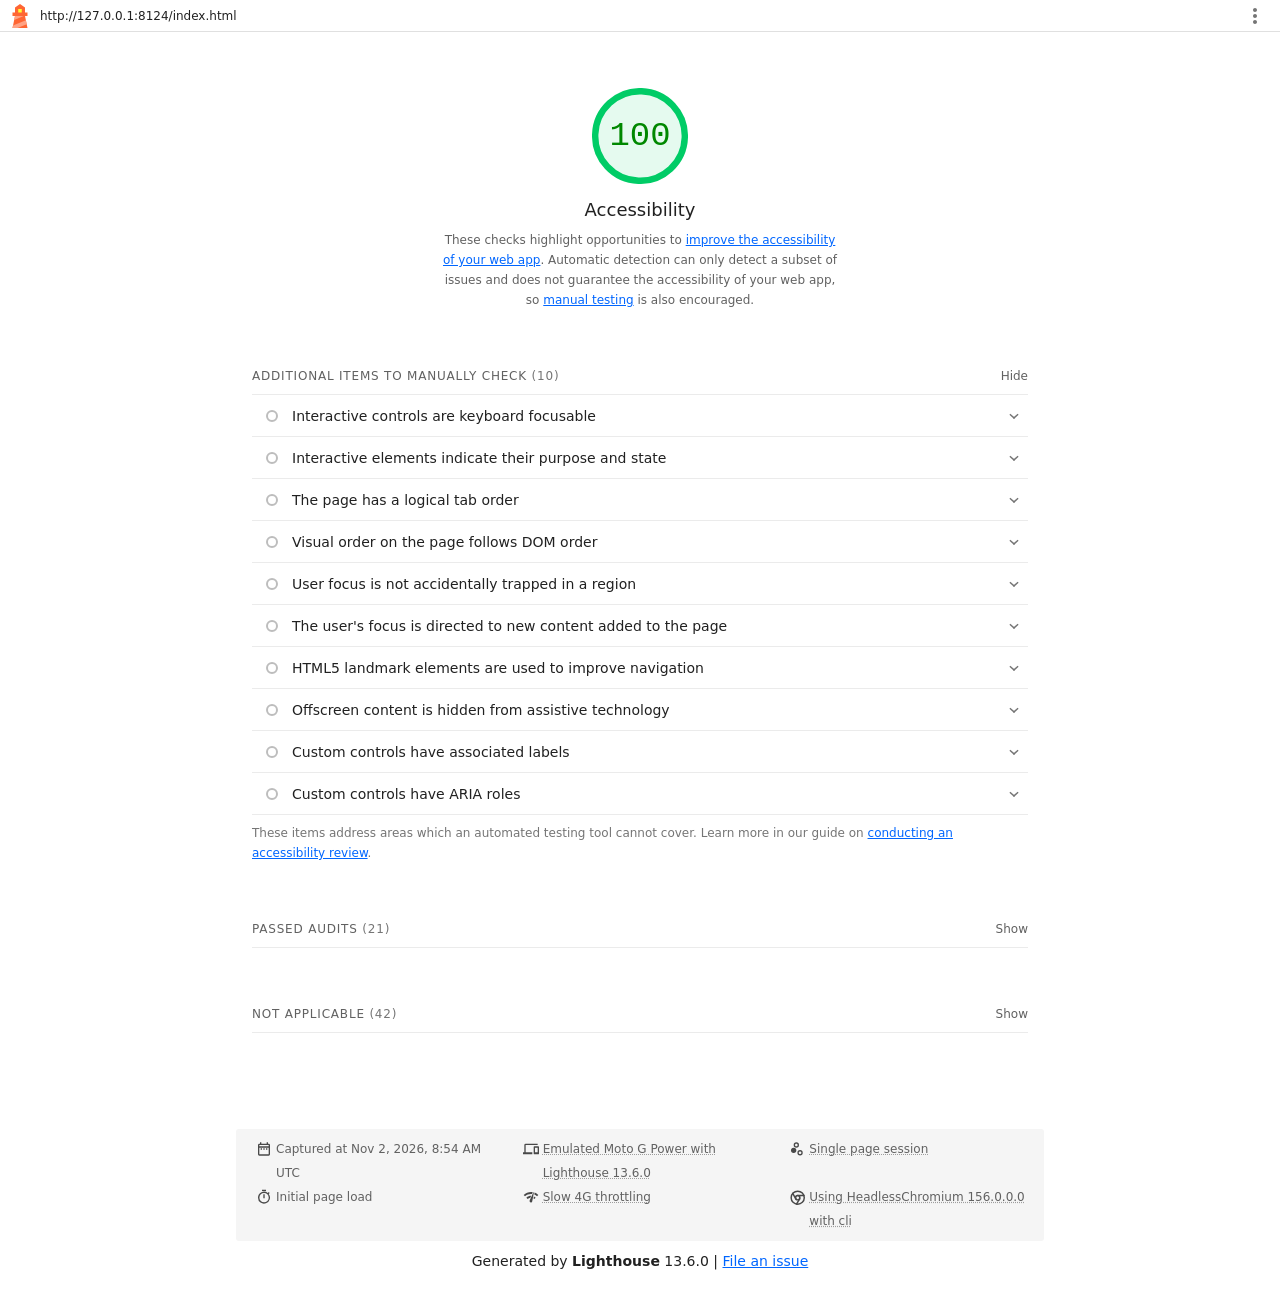
<file: lighthouse/index.report.html>
<!--
@license
Copyright 2018 Google LLC
SPDX-License-Identifier: Apache-2.0
-->
<!doctype html>
<html lang="en">
<head>
  <meta charset="utf-8">
  <meta name="viewport" content="width=device-width, initial-scale=1, minimum-scale=1">
  <link rel="icon" href='data:image/svg+xml;utf8,<svg fill="none" xmlns="http://www.w3.org/2000/svg" viewBox="0 0 48 48"><path d="m14 7 10-7 10 7v10h5v7h-5l5 24H9l5-24H9v-7h5V7Z" fill="%23F63"/><path d="M31.561 24H14l-1.689 8.105L31.561 24ZM18.983 48H9l1.022-4.907L35.723 32.27l1.663 7.98L18.983 48Z" fill="%23FFA385"/><path fill="%23FF3" d="M20.5 10h7v7h-7z"/></svg>'>
  <title>Lighthouse Report</title>
  <style>body {margin: 0}</style>
</head>
<body>
  <noscript>Lighthouse report requires JavaScript. Please enable.</noscript>

  <div id="lh-log"></div>

  <script>window.__LIGHTHOUSE_JSON__ = {"lighthouseVersion":"13.6.0","requestedUrl":"http://127.0.0.1:8124/index.html","mainDocumentUrl":"http://127.0.0.1:8124/index.html","finalDisplayedUrl":"http://127.0.0.1:8124/index.html","finalUrl":"http://127.0.0.1:8124/index.html","fetchTime":"2026-11-02T08:54:32.272Z","gatherMode":"navigation","runWarnings":[],"userAgent":"Mozilla/5.0 (Windows NT 10.0; Win64; x64) AppleWebKit/537.36 (KHTML, like Gecko) HeadlessChrome/156.0.0.0 Safari/537.36","environment":{"networkUserAgent":"Mozilla/5.0 (Linux; Android 11; moto g power (2022)) AppleWebKit/537.36 (KHTML, like Gecko) Chrome/156.0.0.0 Mobile Safari/537.36","hostUserAgent":"Mozilla/5.0 (Windows NT 10.0; Win64; x64) AppleWebKit/537.36 (KHTML, like Gecko) HeadlessChrome/156.0.0.0 Safari/537.36","benchmarkIndex":1933,"credits":{"axe-core":"4.14.0"}},"audits":{"accesskeys":{"id":"accesskeys","title":"`[accesskey]` values are unique","description":"Access keys let users quickly focus a part of the page. For proper navigation, each access key must be unique. [Learn more about access keys](https://dequeuniversity.com/rules/axe/4.14/accesskeys).","score":null,"scoreDisplayMode":"notApplicable"},"aria-allowed-attr":{"id":"aria-allowed-attr","title":"`[aria-*]` attributes match their roles","description":"Each ARIA `role` supports a specific subset of `aria-*` attributes. Mismatching these invalidates the `aria-*` attributes. [Learn how to match ARIA attributes to their roles](https://dequeuniversity.com/rules/axe/4.14/aria-allowed-attr).","score":1,"scoreDisplayMode":"binary","details":{"type":"table","headings":[{"key":"node","valueType":"node","subItemsHeading":{"key":"relatedNode","valueType":"node"},"label":"Failing Elements"}],"items":[]}},"aria-allowed-role":{"id":"aria-allowed-role","title":"Uses ARIA roles only on compatible elements","description":"Many HTML elements can only be assigned certain ARIA roles. Using ARIA roles where they are not allowed can interfere with the accessibility of the web page. [Learn more about ARIA roles](https://dequeuniversity.com/rules/axe/4.14/aria-allowed-role).","score":null,"scoreDisplayMode":"notApplicable"},"aria-command-name":{"id":"aria-command-name","title":"`button`, `link`, and `menuitem` elements have accessible names","description":"When an element doesn't have an accessible name, screen readers announce it with a generic name, making it unusable for users who rely on screen readers. [Learn how to make command elements more accessible](https://dequeuniversity.com/rules/axe/4.14/aria-command-name).","score":null,"scoreDisplayMode":"notApplicable"},"aria-conditional-attr":{"id":"aria-conditional-attr","title":"ARIA attributes are used as specified for the element's role","description":"Some ARIA attributes are only allowed on an element under certain conditions. [Learn more about conditional ARIA attributes](https://dequeuniversity.com/rules/axe/4.14/aria-conditional-attr).","score":1,"scoreDisplayMode":"binary","details":{"type":"table","headings":[{"key":"node","valueType":"node","subItemsHeading":{"key":"relatedNode","valueType":"node"},"label":"Failing Elements"}],"items":[]}},"aria-deprecated-role":{"id":"aria-deprecated-role","title":"Deprecated ARIA roles were not used","description":"Deprecated ARIA roles may not be processed correctly by assistive technology. [Learn more about deprecated ARIA roles](https://dequeuniversity.com/rules/axe/4.14/aria-deprecated-role).","score":null,"scoreDisplayMode":"notApplicable"},"aria-dialog-name":{"id":"aria-dialog-name","title":"Elements with `role=\"dialog\"` or `role=\"alertdialog\"` have accessible names.","description":"ARIA dialog elements without accessible names may prevent screen readers users from discerning the purpose of these elements. [Learn how to make ARIA dialog elements more accessible](https://dequeuniversity.com/rules/axe/4.14/aria-dialog-name).","score":null,"scoreDisplayMode":"notApplicable"},"aria-hidden-body":{"id":"aria-hidden-body","title":"`[aria-hidden=\"true\"]` is not present on the document `\u003cbody>`","description":"Assistive technologies, like screen readers, work inconsistently when `aria-hidden=\"true\"` is set on the document `\u003cbody>`. [Learn how `aria-hidden` affects the document body](https://dequeuniversity.com/rules/axe/4.14/aria-hidden-body).","score":1,"scoreDisplayMode":"binary","details":{"type":"table","headings":[{"key":"node","valueType":"node","subItemsHeading":{"key":"relatedNode","valueType":"node"},"label":"Failing Elements"}],"items":[]}},"aria-hidden-focus":{"id":"aria-hidden-focus","title":"`[aria-hidden=\"true\"]` elements do not contain focusable descendents","description":"Focusable descendents within an `[aria-hidden=\"true\"]` element prevent those interactive elements from being available to users of assistive technologies like screen readers. [Learn how `aria-hidden` affects focusable elements](https://dequeuniversity.com/rules/axe/4.14/aria-hidden-focus).","score":null,"scoreDisplayMode":"notApplicable"},"aria-input-field-name":{"id":"aria-input-field-name","title":"ARIA input fields have accessible names","description":"When an input field doesn't have an accessible name, screen readers announce it with a generic name, making it unusable for users who rely on screen readers. [Learn more about input field labels](https://dequeuniversity.com/rules/axe/4.14/aria-input-field-name).","score":null,"scoreDisplayMode":"notApplicable"},"aria-meter-name":{"id":"aria-meter-name","title":"ARIA `meter` elements have accessible names","description":"When a meter element doesn't have an accessible name, screen readers announce it with a generic name, making it unusable for users who rely on screen readers. [Learn how to name `meter` elements](https://dequeuniversity.com/rules/axe/4.14/aria-meter-name).","score":null,"scoreDisplayMode":"notApplicable"},"aria-progressbar-name":{"id":"aria-progressbar-name","title":"ARIA `progressbar` elements have accessible names","description":"When a `progressbar` element doesn't have an accessible name, screen readers announce it with a generic name, making it unusable for users who rely on screen readers. [Learn how to label `progressbar` elements](https://dequeuniversity.com/rules/axe/4.14/aria-progressbar-name).","score":null,"scoreDisplayMode":"notApplicable"},"aria-prohibited-attr":{"id":"aria-prohibited-attr","title":"Elements use only permitted ARIA attributes","description":"Using ARIA attributes in roles where they are prohibited can mean that important information is not communicated to users of assistive technologies. [Learn more about prohibited ARIA roles](https://dequeuniversity.com/rules/axe/4.14/aria-prohibited-attr).","score":1,"scoreDisplayMode":"binary","details":{"type":"table","headings":[{"key":"node","valueType":"node","subItemsHeading":{"key":"relatedNode","valueType":"node"},"label":"Failing Elements"}],"items":[]}},"aria-required-attr":{"id":"aria-required-attr","title":"`[role]`s have all required `[aria-*]` attributes","description":"Some ARIA roles have required attributes that describe the state of the element to screen readers. [Learn more about roles and required attributes](https://dequeuniversity.com/rules/axe/4.14/aria-required-attr).","score":null,"scoreDisplayMode":"notApplicable"},"aria-required-children":{"id":"aria-required-children","title":"Elements with an ARIA `[role]` that require children to contain a specific `[role]` have all required children.","description":"Some ARIA parent roles must contain specific child roles to perform their intended accessibility functions. [Learn more about roles and required children elements](https://dequeuniversity.com/rules/axe/4.14/aria-required-children).","score":null,"scoreDisplayMode":"notApplicable"},"aria-required-parent":{"id":"aria-required-parent","title":"`[role]`s are contained by their required parent element","description":"Some ARIA child roles must be contained by specific parent roles to properly perform their intended accessibility functions. [Learn more about ARIA roles and required parent element](https://dequeuniversity.com/rules/axe/4.14/aria-required-parent).","score":null,"scoreDisplayMode":"notApplicable"},"aria-roles":{"id":"aria-roles","title":"`[role]` values are valid","description":"ARIA roles must have valid values in order to perform their intended accessibility functions. [Learn more about valid ARIA roles](https://dequeuniversity.com/rules/axe/4.14/aria-roles).","score":null,"scoreDisplayMode":"notApplicable"},"aria-text":{"id":"aria-text","title":"Elements with the `role=text` attribute do not have focusable descendents.","description":"Adding `role=text` around a text node split by markup enables VoiceOver to treat it as one phrase, but the element's focusable descendents will not be announced. [Learn more about the `role=text` attribute](https://dequeuniversity.com/rules/axe/4.14/aria-text).","score":null,"scoreDisplayMode":"notApplicable"},"aria-toggle-field-name":{"id":"aria-toggle-field-name","title":"ARIA toggle fields have accessible names","description":"When a toggle field doesn't have an accessible name, screen readers announce it with a generic name, making it unusable for users who rely on screen readers. [Learn more about toggle fields](https://dequeuniversity.com/rules/axe/4.14/aria-toggle-field-name).","score":null,"scoreDisplayMode":"notApplicable"},"aria-tooltip-name":{"id":"aria-tooltip-name","title":"ARIA `tooltip` elements have accessible names","description":"When a tooltip element doesn't have an accessible name, screen readers announce it with a generic name, making it unusable for users who rely on screen readers. [Learn how to name `tooltip` elements](https://dequeuniversity.com/rules/axe/4.14/aria-tooltip-name).","score":null,"scoreDisplayMode":"notApplicable"},"aria-treeitem-name":{"id":"aria-treeitem-name","title":"ARIA `treeitem` elements have accessible names","description":"When a `treeitem` element doesn't have an accessible name, screen readers announce it with a generic name, making it unusable for users who rely on screen readers. [Learn more about labeling `treeitem` elements](https://dequeuniversity.com/rules/axe/4.14/aria-treeitem-name).","score":null,"scoreDisplayMode":"notApplicable"},"aria-valid-attr-value":{"id":"aria-valid-attr-value","title":"`[aria-*]` attributes have valid values","description":"Assistive technologies, like screen readers, can't interpret ARIA attributes with invalid values. [Learn more about valid values for ARIA attributes](https://dequeuniversity.com/rules/axe/4.14/aria-valid-attr-value).","score":1,"scoreDisplayMode":"binary","details":{"type":"table","headings":[{"key":"node","valueType":"node","subItemsHeading":{"key":"relatedNode","valueType":"node"},"label":"Failing Elements"}],"items":[]}},"aria-valid-attr":{"id":"aria-valid-attr","title":"`[aria-*]` attributes are valid and not misspelled","description":"Assistive technologies, like screen readers, can't interpret ARIA attributes with invalid names. [Learn more about valid ARIA attributes](https://dequeuniversity.com/rules/axe/4.14/aria-valid-attr).","score":1,"scoreDisplayMode":"binary","details":{"type":"table","headings":[{"key":"node","valueType":"node","subItemsHeading":{"key":"relatedNode","valueType":"node"},"label":"Failing Elements"}],"items":[]}},"button-name":{"id":"button-name","title":"Buttons have an accessible name","description":"When a button doesn't have an accessible name, screen readers announce it as \"button\", making it unusable for users who rely on screen readers. [Learn how to make buttons more accessible](https://dequeuniversity.com/rules/axe/4.14/button-name).","score":1,"scoreDisplayMode":"binary","details":{"type":"table","headings":[{"key":"node","valueType":"node","subItemsHeading":{"key":"relatedNode","valueType":"node"},"label":"Failing Elements"}],"items":[]}},"bypass":{"id":"bypass","title":"The page contains a heading, skip link, or landmark region","description":"Adding ways to bypass repetitive content lets keyboard users navigate the page more efficiently. [Learn more about bypass blocks](https://dequeuniversity.com/rules/axe/4.14/bypass).","score":null,"scoreDisplayMode":"notApplicable"},"color-contrast":{"id":"color-contrast","title":"Background and foreground colors have a sufficient contrast ratio","description":"Low-contrast text is difficult or impossible for many users to read. [Learn how to provide sufficient color contrast](https://dequeuniversity.com/rules/axe/4.14/color-contrast).","score":1,"scoreDisplayMode":"binary","details":{"type":"table","headings":[{"key":"node","valueType":"node","subItemsHeading":{"key":"relatedNode","valueType":"node"},"label":"Failing Elements"}],"items":[]}},"definition-list":{"id":"definition-list","title":"`\u003cdl>`'s contain only properly-ordered `\u003cdt>` and `\u003cdd>` groups, `\u003cscript>`, `\u003ctemplate>` or `\u003cdiv>` elements.","description":"When definition lists are not properly marked up, screen readers may produce confusing or inaccurate output. [Learn how to structure definition lists correctly](https://dequeuniversity.com/rules/axe/4.14/definition-list).","score":null,"scoreDisplayMode":"notApplicable"},"dlitem":{"id":"dlitem","title":"Definition list items are wrapped in `\u003cdl>` elements","description":"Definition list items (`\u003cdt>` and `\u003cdd>`) must be wrapped in a parent `\u003cdl>` element to ensure that screen readers can properly announce them. [Learn how to structure definition lists correctly](https://dequeuniversity.com/rules/axe/4.14/dlitem).","score":null,"scoreDisplayMode":"notApplicable"},"document-title":{"id":"document-title","title":"Document has a `\u003ctitle>` element","description":"The title gives screen reader users an overview of the page, and search engine users rely on it heavily to determine if a page is relevant to their search. [Learn more about document titles](https://dequeuniversity.com/rules/axe/4.14/document-title).","score":1,"scoreDisplayMode":"binary","details":{"type":"table","headings":[{"key":"node","valueType":"node","subItemsHeading":{"key":"relatedNode","valueType":"node"},"label":"Failing Elements"}],"items":[]}},"duplicate-id-aria":{"id":"duplicate-id-aria","title":"ARIA IDs are unique","description":"The value of an ARIA ID must be unique to prevent other instances from being overlooked by assistive technologies. [Learn how to fix duplicate ARIA IDs](https://dequeuniversity.com/rules/axe/4.14/duplicate-id-aria).","score":null,"scoreDisplayMode":"notApplicable"},"empty-heading":{"id":"empty-heading","title":"All heading elements contain content.","description":"A heading with no content or inaccessible text prevent screen reader users from accessing information on the page's structure. [Learn more about headings](https://dequeuniversity.com/rules/axe/4.14/empty-heading).","score":null,"scoreDisplayMode":"notApplicable"},"form-field-multiple-labels":{"id":"form-field-multiple-labels","title":"No form fields have multiple labels","description":"Form fields with multiple labels can be confusingly announced by assistive technologies like screen readers which use either the first, the last, or all of the labels. [Learn how to use form labels](https://dequeuniversity.com/rules/axe/4.14/form-field-multiple-labels).","score":null,"scoreDisplayMode":"notApplicable"},"frame-title":{"id":"frame-title","title":"`\u003cframe>` or `\u003ciframe>` elements have a title","description":"Screen reader users rely on frame titles to describe the contents of frames. [Learn more about frame titles](https://dequeuniversity.com/rules/axe/4.14/frame-title).","score":null,"scoreDisplayMode":"notApplicable"},"heading-order":{"id":"heading-order","title":"Heading elements appear in a sequentially-descending order","description":"Properly ordered headings that do not skip levels convey the semantic structure of the page, making it easier to navigate and understand when using assistive technologies. [Learn more about heading order](https://dequeuniversity.com/rules/axe/4.14/heading-order).","score":1,"scoreDisplayMode":"binary","details":{"type":"table","headings":[{"key":"node","valueType":"node","subItemsHeading":{"key":"relatedNode","valueType":"node"},"label":"Failing Elements"}],"items":[]}},"html-has-lang":{"id":"html-has-lang","title":"`\u003chtml>` element has a `[lang]` attribute","description":"If a page doesn't specify a `lang` attribute, a screen reader assumes that the page is in the default language that the user chose when setting up the screen reader. If the page isn't actually in the default language, then the screen reader might not announce the page's text correctly. [Learn more about the `lang` attribute](https://dequeuniversity.com/rules/axe/4.14/html-has-lang).","score":1,"scoreDisplayMode":"binary","details":{"type":"table","headings":[{"key":"node","valueType":"node","subItemsHeading":{"key":"relatedNode","valueType":"node"},"label":"Failing Elements"}],"items":[]}},"html-lang-valid":{"id":"html-lang-valid","title":"`\u003chtml>` element has a valid value for its `[lang]` attribute","description":"Specifying a valid [BCP 47 language](https://www.w3.org/International/questions/qa-choosing-language-tags#question) helps screen readers announce text properly. [Learn how to use the `lang` attribute](https://dequeuniversity.com/rules/axe/4.14/html-lang-valid).","score":1,"scoreDisplayMode":"binary","details":{"type":"table","headings":[{"key":"node","valueType":"node","subItemsHeading":{"key":"relatedNode","valueType":"node"},"label":"Failing Elements"}],"items":[]}},"html-xml-lang-mismatch":{"id":"html-xml-lang-mismatch","title":"`\u003chtml>` element has an `[xml:lang]` attribute with the same base language as the `[lang]` attribute.","description":"If the webpage does not specify a consistent language, then the screen reader might not announce the page's text correctly. [Learn more about the `lang` attribute](https://dequeuniversity.com/rules/axe/4.14/html-xml-lang-mismatch).","score":null,"scoreDisplayMode":"notApplicable"},"identical-links-same-purpose":{"id":"identical-links-same-purpose","title":"Identical links have the same purpose.","description":"Links with the same destination should have the same description, to help users understand the link's purpose and decide whether to follow it. [Learn more about identical links](https://dequeuniversity.com/rules/axe/4.14/identical-links-same-purpose).","score":null,"scoreDisplayMode":"notApplicable"},"image-alt":{"id":"image-alt","title":"Image elements have `[alt]` attributes","description":"Informative elements should aim for short, descriptive alternate text. Decorative elements can be ignored with an empty alt attribute. [Learn more about the `alt` attribute](https://dequeuniversity.com/rules/axe/4.14/image-alt).","score":1,"scoreDisplayMode":"binary","details":{"type":"table","headings":[{"key":"node","valueType":"node","subItemsHeading":{"key":"relatedNode","valueType":"node"},"label":"Failing Elements"}],"items":[]}},"image-redundant-alt":{"id":"image-redundant-alt","title":"Image elements do not have `[alt]` attributes that are redundant text.","description":"Informative elements should aim for short, descriptive alternative text. Alternative text that is exactly the same as the text adjacent to the link or image is potentially confusing for screen reader users, because the text will be read twice. [Learn more about the `alt` attribute](https://dequeuniversity.com/rules/axe/4.14/image-redundant-alt).","score":null,"scoreDisplayMode":"notApplicable"},"input-button-name":{"id":"input-button-name","title":"Input buttons have discernible text.","description":"Adding discernable and accessible text to input buttons may help screen reader users understand the purpose of the input button. [Learn more about input buttons](https://dequeuniversity.com/rules/axe/4.14/input-button-name).","score":null,"scoreDisplayMode":"notApplicable"},"input-image-alt":{"id":"input-image-alt","title":"`\u003cinput type=\"image\">` elements have `[alt]` text","description":"When an image is being used as an `\u003cinput>` button, providing alternative text can help screen reader users understand the purpose of the button. [Learn about input image alt text](https://dequeuniversity.com/rules/axe/4.14/input-image-alt).","score":null,"scoreDisplayMode":"notApplicable"},"label-content-name-mismatch":{"id":"label-content-name-mismatch","title":"Elements with visible text labels have matching accessible names.","description":"Visible text labels that do not match the accessible name can result in a confusing experience for screen reader users. [Learn more about accessible names](https://dequeuniversity.com/rules/axe/4.14/label-content-name-mismatch).","score":null,"scoreDisplayMode":"notApplicable"},"label":{"id":"label","title":"Form elements have associated labels","description":"Labels ensure that form controls are announced properly by assistive technologies, like screen readers. [Learn more about form element labels](https://dequeuniversity.com/rules/axe/4.14/label).","score":null,"scoreDisplayMode":"notApplicable"},"landmark-one-main":{"id":"landmark-one-main","title":"Document has a main landmark.","description":"One main landmark helps screen reader users navigate a web page. [Learn more about landmarks](https://dequeuniversity.com/rules/axe/4.14/landmark-one-main).","score":1,"scoreDisplayMode":"binary","details":{"type":"table","headings":[{"key":"node","valueType":"node","subItemsHeading":{"key":"relatedNode","valueType":"node"},"label":"Failing Elements"}],"items":[]}},"link-name":{"id":"link-name","title":"Links have a discernible name","description":"Link text (and alternate text for images, when used as links) that is discernible, unique, and focusable improves the navigation experience for screen reader users. [Learn how to make links accessible](https://dequeuniversity.com/rules/axe/4.14/link-name).","score":1,"scoreDisplayMode":"binary","details":{"type":"table","headings":[{"key":"node","valueType":"node","subItemsHeading":{"key":"relatedNode","valueType":"node"},"label":"Failing Elements"}],"items":[]}},"link-in-text-block":{"id":"link-in-text-block","title":"Links are distinguishable without relying on color.","description":"Low-contrast text is difficult or impossible for many users to read. Link text that is discernible improves the experience for users with low vision. [Learn how to make links distinguishable](https://dequeuniversity.com/rules/axe/4.14/link-in-text-block).","score":null,"scoreDisplayMode":"notApplicable"},"list":{"id":"list","title":"Lists contain only `\u003cli>` elements and script supporting elements (`\u003cscript>` and `\u003ctemplate>`).","description":"Screen readers have a specific way of announcing lists. Ensuring proper list structure aids screen reader output. [Learn more about proper list structure](https://dequeuniversity.com/rules/axe/4.14/list).","score":1,"scoreDisplayMode":"binary","details":{"type":"table","headings":[{"key":"node","valueType":"node","subItemsHeading":{"key":"relatedNode","valueType":"node"},"label":"Failing Elements"}],"items":[]}},"listitem":{"id":"listitem","title":"List items (`\u003cli>`) are contained within `\u003cul>`, `\u003col>` or `\u003cmenu>` parent elements","description":"Screen readers require list items (`\u003cli>`) to be contained within a parent `\u003cul>`, `\u003col>` or `\u003cmenu>` to be announced properly. [Learn more about proper list structure](https://dequeuniversity.com/rules/axe/4.14/listitem).","score":1,"scoreDisplayMode":"binary","details":{"type":"table","headings":[{"key":"node","valueType":"node","subItemsHeading":{"key":"relatedNode","valueType":"node"},"label":"Failing Elements"}],"items":[]}},"meta-refresh":{"id":"meta-refresh","title":"The document does not use `\u003cmeta http-equiv=\"refresh\">`","description":"Users do not expect a page to refresh automatically, and doing so will move focus back to the top of the page. This may create a frustrating or confusing experience. [Learn more about the refresh meta tag](https://dequeuniversity.com/rules/axe/4.14/meta-refresh).","score":null,"scoreDisplayMode":"notApplicable"},"meta-viewport":{"id":"meta-viewport","title":"`[user-scalable=\"no\"]` is not used in the `\u003cmeta name=\"viewport\">` element and the `[maximum-scale]` attribute is not less than 5.","description":"Disabling zooming is problematic for users with low vision who rely on screen magnification to properly see the contents of a web page. [Learn more about the viewport meta tag](https://dequeuniversity.com/rules/axe/4.14/meta-viewport).","score":1,"scoreDisplayMode":"binary","details":{"type":"table","headings":[{"key":"node","valueType":"node","subItemsHeading":{"key":"relatedNode","valueType":"node"},"label":"Failing Elements"}],"items":[]}},"object-alt":{"id":"object-alt","title":"`\u003cobject>` elements have alternate text","description":"Screen readers cannot translate non-text content. Adding alternate text to `\u003cobject>` elements helps screen readers convey meaning to users. [Learn more about alt text for `object` elements](https://dequeuniversity.com/rules/axe/4.14/object-alt).","score":null,"scoreDisplayMode":"notApplicable"},"select-name":{"id":"select-name","title":"Select elements have associated label elements.","description":"Form elements without effective labels can create frustrating experiences for screen reader users. [Learn more about the `select` element](https://dequeuniversity.com/rules/axe/4.14/select-name).","score":null,"scoreDisplayMode":"notApplicable"},"skip-link":{"id":"skip-link","title":"Skip links are focusable.","description":"Including a skip link can help users skip to the main content to save time. [Learn more about skip links](https://dequeuniversity.com/rules/axe/4.14/skip-link).","score":1,"scoreDisplayMode":"binary","details":{"type":"table","headings":[{"key":"node","valueType":"node","subItemsHeading":{"key":"relatedNode","valueType":"node"},"label":"Failing Elements"}],"items":[]}},"tabindex":{"id":"tabindex","title":"No element has a `[tabindex]` value greater than 0","description":"A value greater than 0 implies an explicit navigation ordering. Although technically valid, this often creates frustrating experiences for users who rely on assistive technologies. [Learn more about the `tabindex` attribute](https://dequeuniversity.com/rules/axe/4.14/tabindex).","score":1,"scoreDisplayMode":"binary","details":{"type":"table","headings":[{"key":"node","valueType":"node","subItemsHeading":{"key":"relatedNode","valueType":"node"},"label":"Failing Elements"}],"items":[]}},"table-duplicate-name":{"id":"table-duplicate-name","title":"Tables have different content in the summary attribute and `\u003ccaption>`.","description":"The summary attribute should describe the table structure, while `\u003ccaption>` should have the onscreen title. Accurate table mark-up helps users of screen readers. [Learn more about summary and caption](https://dequeuniversity.com/rules/axe/4.14/table-duplicate-name).","score":null,"scoreDisplayMode":"notApplicable"},"table-fake-caption":{"id":"table-fake-caption","title":"Tables use `\u003ccaption>` instead of cells with the `[colspan]` attribute to indicate a caption.","description":"Screen readers have features to make navigating tables easier. Ensuring that tables use the actual caption element instead of cells with the `[colspan]` attribute may improve the experience for screen reader users. [Learn more about captions](https://dequeuniversity.com/rules/axe/4.14/table-fake-caption).","score":null,"scoreDisplayMode":"notApplicable"},"target-size":{"id":"target-size","title":"Touch targets have sufficient size and spacing.","description":"Touch targets with sufficient size and spacing help users who may have difficulty targeting small controls to activate the targets. [Learn more about touch targets](https://dequeuniversity.com/rules/axe/4.14/target-size).","score":1,"scoreDisplayMode":"binary","details":{"type":"table","headings":[{"key":"node","valueType":"node","subItemsHeading":{"key":"relatedNode","valueType":"node"},"label":"Failing Elements"}],"items":[]}},"td-has-header":{"id":"td-has-header","title":"`\u003ctd>` elements in a large `\u003ctable>` have one or more table headers.","description":"Screen readers have features to make navigating tables easier. Ensuring that `\u003ctd>` elements in a large table (3 or more cells in width and height) have an associated table header may improve the experience for screen reader users. [Learn more about table headers](https://dequeuniversity.com/rules/axe/4.14/td-has-header).","score":null,"scoreDisplayMode":"notApplicable"},"td-headers-attr":{"id":"td-headers-attr","title":"Cells in a `\u003ctable>` element that use the `[headers]` attribute refer to table cells within the same table.","description":"Screen readers have features to make navigating tables easier. Ensuring `\u003ctd>` cells using the `[headers]` attribute only refer to other cells in the same table may improve the experience for screen reader users. [Learn more about the `headers` attribute](https://dequeuniversity.com/rules/axe/4.14/td-headers-attr).","score":null,"scoreDisplayMode":"notApplicable"},"th-has-data-cells":{"id":"th-has-data-cells","title":"`\u003cth>` elements and elements with `[role=\"columnheader\"/\"rowheader\"]` have data cells they describe.","description":"Screen readers have features to make navigating tables easier. Ensuring table headers always refer to some set of cells may improve the experience for screen reader users. [Learn more about table headers](https://dequeuniversity.com/rules/axe/4.14/th-has-data-cells).","score":null,"scoreDisplayMode":"notApplicable"},"valid-lang":{"id":"valid-lang","title":"`[lang]` attributes have a valid value","description":"Specifying a valid [BCP 47 language](https://www.w3.org/International/questions/qa-choosing-language-tags#question) on elements helps ensure that text is pronounced correctly by a screen reader. [Learn how to use the `lang` attribute](https://dequeuniversity.com/rules/axe/4.14/valid-lang).","score":null,"scoreDisplayMode":"notApplicable"},"video-caption":{"id":"video-caption","title":"`\u003cvideo>` elements contain a `\u003ctrack>` element with `[kind=\"captions\"]`","description":"When a video provides a caption it is easier for deaf and hearing impaired users to access its information. [Learn more about video captions](https://dequeuniversity.com/rules/axe/4.14/video-caption).","score":null,"scoreDisplayMode":"notApplicable"},"custom-controls-labels":{"id":"custom-controls-labels","title":"Custom controls have associated labels","description":"Custom interactive controls have associated labels, provided by aria-label or aria-labelledby. [Learn more about custom controls and labels](https://developer.chrome.com/docs/lighthouse/accessibility/custom-controls-labels/).","score":null,"scoreDisplayMode":"manual"},"custom-controls-roles":{"id":"custom-controls-roles","title":"Custom controls have ARIA roles","description":"Custom interactive controls have appropriate ARIA roles. [Learn how to add roles to custom controls](https://developer.chrome.com/docs/lighthouse/accessibility/custom-control-roles/).","score":null,"scoreDisplayMode":"manual"},"focus-traps":{"id":"focus-traps","title":"User focus is not accidentally trapped in a region","description":"A user can tab into and out of any control or region without accidentally trapping their focus. [Learn how to avoid focus traps](https://developer.chrome.com/docs/lighthouse/accessibility/focus-traps/).","score":null,"scoreDisplayMode":"manual"},"focusable-controls":{"id":"focusable-controls","title":"Interactive controls are keyboard focusable","description":"Custom interactive controls are keyboard focusable and display a focus indicator. [Learn how to make custom controls focusable](https://developer.chrome.com/docs/lighthouse/accessibility/focusable-controls/).","score":null,"scoreDisplayMode":"manual"},"interactive-element-affordance":{"id":"interactive-element-affordance","title":"Interactive elements indicate their purpose and state","description":"Interactive elements, such as links and buttons, should indicate their state and be distinguishable from non-interactive elements. [Learn how to decorate interactive elements with affordance hints](https://developer.chrome.com/docs/lighthouse/accessibility/interactive-element-affordance/).","score":null,"scoreDisplayMode":"manual"},"logical-tab-order":{"id":"logical-tab-order","title":"The page has a logical tab order","description":"Tabbing through the page follows the visual layout. Users cannot focus elements that are offscreen. [Learn more about logical tab ordering](https://developer.chrome.com/docs/lighthouse/accessibility/logical-tab-order/).","score":null,"scoreDisplayMode":"manual"},"managed-focus":{"id":"managed-focus","title":"The user's focus is directed to new content added to the page","description":"If new content, such as a dialog, is added to the page, the user's focus is directed to it. [Learn how to direct focus to new content](https://developer.chrome.com/docs/lighthouse/accessibility/managed-focus/).","score":null,"scoreDisplayMode":"manual"},"offscreen-content-hidden":{"id":"offscreen-content-hidden","title":"Offscreen content is hidden from assistive technology","description":"Offscreen content is hidden with display: none or aria-hidden=true. [Learn how to properly hide offscreen content](https://developer.chrome.com/docs/lighthouse/accessibility/offscreen-content-hidden/).","score":null,"scoreDisplayMode":"manual"},"use-landmarks":{"id":"use-landmarks","title":"HTML5 landmark elements are used to improve navigation","description":"Landmark elements (`\u003cmain>`, `\u003cnav>`, etc.) are used to improve the keyboard navigation of the page for assistive technology. [Learn more about landmark elements](https://developer.chrome.com/docs/lighthouse/accessibility/use-landmarks/).","score":null,"scoreDisplayMode":"manual"},"visual-order-follows-dom":{"id":"visual-order-follows-dom","title":"Visual order on the page follows DOM order","description":"DOM order matches the visual order, improving navigation for assistive technology. [Learn more about DOM and visual ordering](https://developer.chrome.com/docs/lighthouse/accessibility/visual-order-follows-dom/).","score":null,"scoreDisplayMode":"manual"},"autocomplete-valid":{"id":"autocomplete-valid","title":"`autocomplete` attributes are used correctly","description":"The `autocomplete` attribute values must be valid and correctly applied for screen readers to function correctly. [Learn more about valid autocomplete values](https://dequeuniversity.com/rules/axe/4.14/autocomplete-valid).","score":null,"scoreDisplayMode":"notApplicable"},"presentation-role-conflict":{"id":"presentation-role-conflict","title":"Elements with `role=\"none\"` or `role=\"presentation\"` do not have conflicts","description":"There are certain cases where the semantic role of an element with `role=\"none\"` or `role=\"presentation\"` does not resolve to none or presentation. To ensure the element remains removed from the accessibility tree, you should not add any global ARIA attributes to the element or make it focusable. [Learn more about presentation role conflict](https://dequeuniversity.com/rules/axe/4.14/presentation-role-conflict).","score":null,"scoreDisplayMode":"notApplicable"},"svg-img-alt":{"id":"svg-img-alt","title":"SVG elements with an `img` role have an accessible text alternative","description":"Ensures SVG elements with an `img`, `graphics-document` or `graphics-symbol` role have an accessible text alternative. [Learn more about SVG alt text](https://dequeuniversity.com/rules/axe/4.14/svg-img-alt).","score":null,"scoreDisplayMode":"notApplicable"}},"configSettings":{"output":["html","json"],"maxWaitForFcp":30000,"maxWaitForLoad":45000,"pauseAfterFcpMs":1000,"pauseAfterLoadMs":1000,"networkQuietThresholdMs":1000,"cpuQuietThresholdMs":1000,"formFactor":"mobile","throttling":{"rttMs":150,"throughputKbps":1638.4,"requestLatencyMs":562.5,"downloadThroughputKbps":1474.5600000000002,"uploadThroughputKbps":675,"cpuSlowdownMultiplier":4},"throttlingMethod":"simulate","screenEmulation":{"mobile":true,"width":412,"height":823,"deviceScaleFactor":1.75,"disabled":false},"emulatedUserAgent":"Mozilla/5.0 (Linux; Android 11; moto g power (2022)) AppleWebKit/537.36 (KHTML, like Gecko) Chrome/136.0.0.0 Mobile Safari/537.36","auditMode":false,"gatherMode":false,"clearStorageTypes":["file_systems","shader_cache","service_workers","cache_storage"],"disableStorageReset":false,"debugNavigation":false,"channel":"cli","usePassiveGathering":false,"disableFullPageScreenshot":false,"skipAboutBlank":false,"blankPage":"about:blank","ignoreStatusCode":false,"locale":"en-US","blockedUrlPatterns":null,"additionalTraceCategories":null,"extraHeaders":null,"precomputedLanternData":null,"onlyAudits":null,"onlyCategories":["accessibility"],"skipAudits":null},"categories":{"accessibility":{"title":"Accessibility","description":"These checks highlight opportunities to [improve the accessibility of your web app](https://developer.chrome.com/docs/lighthouse/accessibility/). Automatic detection can only detect a subset of issues and does not guarantee the accessibility of your web app, so [manual testing](https://web.dev/articles/how-to-review) is also encouraged.","manualDescription":"These items address areas which an automated testing tool cannot cover. Learn more in our guide on [conducting an accessibility review](https://web.dev/articles/how-to-review).","supportedModes":["navigation","snapshot"],"auditRefs":[{"id":"accesskeys","weight":0,"group":"a11y-navigation"},{"id":"aria-allowed-attr","weight":10,"group":"a11y-aria"},{"id":"aria-command-name","weight":0,"group":"a11y-aria"},{"id":"aria-conditional-attr","weight":7,"group":"a11y-aria"},{"id":"aria-deprecated-role","weight":0,"group":"a11y-aria"},{"id":"aria-dialog-name","weight":0,"group":"a11y-aria"},{"id":"aria-hidden-body","weight":10,"group":"a11y-aria"},{"id":"aria-hidden-focus","weight":0,"group":"a11y-aria"},{"id":"aria-input-field-name","weight":0,"group":"a11y-aria"},{"id":"aria-meter-name","weight":0,"group":"a11y-aria"},{"id":"aria-progressbar-name","weight":0,"group":"a11y-aria"},{"id":"aria-prohibited-attr","weight":7,"group":"a11y-aria"},{"id":"aria-required-attr","weight":0,"group":"a11y-aria"},{"id":"aria-required-children","weight":0,"group":"a11y-aria"},{"id":"aria-required-parent","weight":0,"group":"a11y-aria"},{"id":"aria-roles","weight":0,"group":"a11y-aria"},{"id":"aria-text","weight":0,"group":"a11y-aria"},{"id":"aria-toggle-field-name","weight":0,"group":"a11y-aria"},{"id":"aria-tooltip-name","weight":0,"group":"a11y-aria"},{"id":"aria-treeitem-name","weight":0,"group":"a11y-aria"},{"id":"aria-valid-attr-value","weight":10,"group":"a11y-aria"},{"id":"aria-valid-attr","weight":10,"group":"a11y-aria"},{"id":"button-name","weight":10,"group":"a11y-names-labels"},{"id":"bypass","weight":0,"group":"a11y-navigation"},{"id":"color-contrast","weight":7,"group":"a11y-color-contrast"},{"id":"definition-list","weight":0,"group":"a11y-tables-lists"},{"id":"dlitem","weight":0,"group":"a11y-tables-lists"},{"id":"document-title","weight":7,"group":"a11y-names-labels"},{"id":"duplicate-id-aria","weight":0,"group":"a11y-aria"},{"id":"form-field-multiple-labels","weight":0,"group":"a11y-names-labels"},{"id":"frame-title","weight":0,"group":"a11y-names-labels"},{"id":"heading-order","weight":3,"group":"a11y-navigation"},{"id":"html-has-lang","weight":7,"group":"a11y-language"},{"id":"html-lang-valid","weight":7,"group":"a11y-language"},{"id":"html-xml-lang-mismatch","weight":0,"group":"a11y-language"},{"id":"image-alt","weight":10,"group":"a11y-names-labels"},{"id":"input-button-name","weight":0,"group":"a11y-names-labels"},{"id":"input-image-alt","weight":0,"group":"a11y-names-labels"},{"id":"label","weight":0,"group":"a11y-names-labels"},{"id":"link-in-text-block","weight":0,"group":"a11y-color-contrast"},{"id":"link-name","weight":7,"group":"a11y-names-labels"},{"id":"list","weight":7,"group":"a11y-tables-lists"},{"id":"listitem","weight":7,"group":"a11y-tables-lists"},{"id":"meta-refresh","weight":0,"group":"a11y-best-practices"},{"id":"meta-viewport","weight":10,"group":"a11y-best-practices"},{"id":"object-alt","weight":0,"group":"a11y-names-labels"},{"id":"select-name","weight":0,"group":"a11y-names-labels"},{"id":"skip-link","weight":3,"group":"a11y-names-labels"},{"id":"tabindex","weight":7,"group":"a11y-navigation"},{"id":"target-size","weight":7,"group":"a11y-best-practices"},{"id":"td-headers-attr","weight":0,"group":"a11y-tables-lists"},{"id":"th-has-data-cells","weight":0,"group":"a11y-tables-lists"},{"id":"valid-lang","weight":0,"group":"a11y-language"},{"id":"video-caption","weight":0,"group":"a11y-audio-video"},{"id":"landmark-one-main","weight":3,"group":"a11y-best-practices"},{"id":"autocomplete-valid","weight":0,"group":"a11y-best-practices"},{"id":"presentation-role-conflict","weight":0,"group":"a11y-best-practices"},{"id":"svg-img-alt","weight":0,"group":"a11y-best-practices"},{"id":"focusable-controls","weight":0},{"id":"interactive-element-affordance","weight":0},{"id":"logical-tab-order","weight":0},{"id":"visual-order-follows-dom","weight":0},{"id":"focus-traps","weight":0},{"id":"managed-focus","weight":0},{"id":"use-landmarks","weight":0},{"id":"offscreen-content-hidden","weight":0},{"id":"custom-controls-labels","weight":0},{"id":"custom-controls-roles","weight":0},{"id":"table-duplicate-name","weight":0,"group":"a11y-best-practices"},{"id":"empty-heading","weight":0,"group":"a11y-best-practices"},{"id":"aria-allowed-role","weight":0,"group":"a11y-best-practices"},{"id":"image-redundant-alt","weight":0,"group":"a11y-names-labels"},{"id":"identical-links-same-purpose","weight":0,"group":"a11y-best-practices"},{"id":"label-content-name-mismatch","weight":0,"group":"hidden"},{"id":"table-fake-caption","weight":0,"group":"hidden"},{"id":"td-has-header","weight":0,"group":"hidden"}],"id":"accessibility","score":1}},"categoryGroups":{"metrics":{"title":"Metrics"},"insights":{"title":"Insights","description":"These insights are also available in the Chrome DevTools Performance Panel - [record a trace](https://developer.chrome.com/docs/devtools/performance/reference) to view more detailed information."},"diagnostics":{"title":"Diagnostics","description":"More information about the performance of your application. These numbers don't [directly affect](https://developer.chrome.com/docs/lighthouse/performance/performance-scoring/) the Performance score."},"a11y-best-practices":{"title":"Best practices","description":"These items highlight common accessibility best practices."},"a11y-color-contrast":{"title":"Contrast","description":"These are opportunities to improve the legibility of your content."},"a11y-names-labels":{"title":"Names and labels","description":"These are opportunities to improve the semantics of the controls in your application. This may enhance the experience for users of assistive technology, like a screen reader."},"a11y-navigation":{"title":"Navigation","description":"These are opportunities to improve keyboard navigation in your application."},"a11y-aria":{"title":"ARIA","description":"These are opportunities to improve the usage of ARIA in your application which may enhance the experience for users of assistive technology, like a screen reader."},"a11y-language":{"title":"Internationalization and localization","description":"These are opportunities to improve the interpretation of your content by users in different locales."},"a11y-audio-video":{"title":"Audio and video","description":"These are opportunities to provide alternative content for audio and video. This may improve the experience for users with hearing or vision impairments."},"a11y-tables-lists":{"title":"Tables and lists","description":"These are opportunities to improve the experience of reading tabular or list data using assistive technology, like a screen reader."},"seo-mobile":{"title":"Mobile Friendly","description":"Make sure your pages are mobile friendly so users don’t have to pinch or zoom in order to read the content pages. [Learn how to make pages mobile-friendly](https://developers.google.com/search/mobile-sites/)."},"seo-content":{"title":"Content Best Practices","description":"Format your HTML in a way that enables crawlers to better understand your app’s content."},"seo-crawl":{"title":"Crawling and Indexing","description":"To appear in search results, crawlers need access to your app."},"best-practices-trust-safety":{"title":"Trust and Safety"},"best-practices-ux":{"title":"User Experience"},"best-practices-browser-compat":{"title":"Browser Compatibility"},"best-practices-general":{"title":"General"},"webmcp":{"title":"WebMCP","description":"Audits validating WebMCP integration."},"agent-accessibility":{"title":"Agent Accessibility","description":"These audits highlight best practices for improving the accessibility of the website for AI agents."},"agent-discoverability":{"title":"Agent Discoverability","description":"These audits validate that websites expose discoverable resources, documentation, and catalogs for AI agents."},"hidden":{"title":""}},"stackPacks":[],"entities":[{"name":"127.0.0.1","origins":["http://127.0.0.1:8124"],"isFirstParty":true,"isUnrecognized":true}],"fullPageScreenshot":{"screenshot":{"data":"[data-uri]","width":412,"height":4881},"nodes":{}},"timing":{"entries":[{"startTime":1719.71,"name":"lh:config","duration":687.27,"entryType":"measure"},{"startTime":1721.29,"name":"lh:config:resolveArtifactsToDefns","duration":72.22,"entryType":"measure"},{"startTime":2407.19,"name":"lh:runner:gather","duration":5412.8,"entryType":"measure"},{"startTime":2540.68,"name":"lh:driver:connect","duration":11.58,"entryType":"measure"},{"startTime":2552.64,"name":"lh:driver:navigate","duration":8.86,"entryType":"measure"},{"startTime":2561.9,"name":"lh:gather:getBenchmarkIndex","duration":1012.19,"entryType":"measure"},{"startTime":3574.29,"name":"lh:gather:getVersion","duration":1.08,"entryType":"measure"},{"startTime":3575.51,"name":"lh:gather:getDevicePixelRatio","duration":1.99,"entryType":"measure"},{"startTime":3578.88,"name":"lh:prepare:navigationMode","duration":75.89,"entryType":"measure"},{"startTime":3580.18,"name":"lh:gather:getVersion","duration":0.73,"entryType":"measure"},{"startTime":3601.32,"name":"lh:storage:clearDataForOrigin","duration":26.7,"entryType":"measure"},{"startTime":3628.3,"name":"lh:storage:clearBrowserCaches","duration":23.85,"entryType":"measure"},{"startTime":3653.37,"name":"lh:gather:prepareThrottlingAndNetwork","duration":1.36,"entryType":"measure"},{"startTime":3671.97,"name":"lh:driver:navigate","duration":2456.99,"entryType":"measure"},{"startTime":6132.12,"name":"lh:computed:NetworkRecords","duration":1.3,"entryType":"measure"},{"startTime":6134.1,"name":"lh:gather:getArtifact:DevtoolsLog","duration":0.05,"entryType":"measure"},{"startTime":6134.18,"name":"lh:gather:getArtifact:Accessibility","duration":298.14,"entryType":"measure"},{"startTime":6432.53,"name":"lh:gather:getArtifact:NetworkUserAgent","duration":0.08,"entryType":"measure"},{"startTime":6432.62,"name":"lh:gather:getArtifact:Stacks","duration":14.3,"entryType":"measure"},{"startTime":6432.71,"name":"lh:gather:collectStacks","duration":14.17,"entryType":"measure"},{"startTime":6446.95,"name":"lh:gather:getArtifact:FullPageScreenshot","duration":1317.4,"entryType":"measure"},{"startTime":7755.7,"name":"lh:gather:getVersion","duration":1.49,"entryType":"measure"},{"startTime":7820.83,"name":"lh:runner:audit","duration":305.69,"entryType":"measure"},{"startTime":7821.04,"name":"lh:runner:auditing","duration":304.5,"entryType":"measure"},{"startTime":7823.13,"name":"lh:audit:accesskeys","duration":2.44,"entryType":"measure"},{"startTime":7828.28,"name":"lh:audit:aria-allowed-attr","duration":10.61,"entryType":"measure"},{"startTime":7839.63,"name":"lh:audit:aria-allowed-role","duration":12,"entryType":"measure"},{"startTime":7852.22,"name":"lh:audit:aria-command-name","duration":1.86,"entryType":"measure"},{"startTime":7854.7,"name":"lh:audit:aria-conditional-attr","duration":7.27,"entryType":"measure"},{"startTime":7862.55,"name":"lh:audit:aria-deprecated-role","duration":1.82,"entryType":"measure"},{"startTime":7864.88,"name":"lh:audit:aria-dialog-name","duration":1.8,"entryType":"measure"},{"startTime":7867.06,"name":"lh:audit:aria-hidden-body","duration":4.89,"entryType":"measure"},{"startTime":7872.25,"name":"lh:audit:aria-hidden-focus","duration":2.1,"entryType":"measure"},{"startTime":7874.97,"name":"lh:audit:aria-input-field-name","duration":5.28,"entryType":"measure"},{"startTime":7881.14,"name":"lh:audit:aria-meter-name","duration":2.28,"entryType":"measure"},{"startTime":7883.74,"name":"lh:audit:aria-progressbar-name","duration":2.02,"entryType":"measure"},{"startTime":7886.26,"name":"lh:audit:aria-prohibited-attr","duration":10.74,"entryType":"measure"},{"startTime":7897.77,"name":"lh:audit:aria-required-attr","duration":3.4,"entryType":"measure"},{"startTime":7901.52,"name":"lh:audit:aria-required-children","duration":2.81,"entryType":"measure"},{"startTime":7904.87,"name":"lh:audit:aria-required-parent","duration":2.52,"entryType":"measure"},{"startTime":7907.92,"name":"lh:audit:aria-roles","duration":6.71,"entryType":"measure"},{"startTime":7915.28,"name":"lh:audit:aria-text","duration":3.49,"entryType":"measure"},{"startTime":7919.32,"name":"lh:audit:aria-toggle-field-name","duration":3.32,"entryType":"measure"},{"startTime":7923.83,"name":"lh:audit:aria-tooltip-name","duration":3.78,"entryType":"measure"},{"startTime":7928.3,"name":"lh:audit:aria-treeitem-name","duration":2.84,"entryType":"measure"},{"startTime":7931.5,"name":"lh:audit:aria-valid-attr-value","duration":4.43,"entryType":"measure"},{"startTime":7936.63,"name":"lh:audit:aria-valid-attr","duration":8.26,"entryType":"measure"},{"startTime":7945.58,"name":"lh:audit:button-name","duration":6.84,"entryType":"measure"},{"startTime":7953.03,"name":"lh:audit:bypass","duration":5.05,"entryType":"measure"},{"startTime":7958.44,"name":"lh:audit:color-contrast","duration":8.59,"entryType":"measure"},{"startTime":7967.47,"name":"lh:audit:definition-list","duration":3.13,"entryType":"measure"},{"startTime":7970.96,"name":"lh:audit:dlitem","duration":2.59,"entryType":"measure"},{"startTime":7973.97,"name":"lh:audit:document-title","duration":6.37,"entryType":"measure"},{"startTime":7980.65,"name":"lh:audit:duplicate-id-aria","duration":5.9,"entryType":"measure"},{"startTime":7988.22,"name":"lh:audit:empty-heading","duration":8.24,"entryType":"measure"},{"startTime":7997.06,"name":"lh:audit:form-field-multiple-labels","duration":3.96,"entryType":"measure"},{"startTime":8001.32,"name":"lh:audit:frame-title","duration":2.36,"entryType":"measure"},{"startTime":8003.99,"name":"lh:audit:heading-order","duration":2.88,"entryType":"measure"},{"startTime":8007.07,"name":"lh:audit:html-has-lang","duration":3.98,"entryType":"measure"},{"startTime":8011.28,"name":"lh:audit:html-lang-valid","duration":3.56,"entryType":"measure"},{"startTime":8015.08,"name":"lh:audit:html-xml-lang-mismatch","duration":2.1,"entryType":"measure"},{"startTime":8017.39,"name":"lh:audit:identical-links-same-purpose","duration":2.83,"entryType":"measure"},{"startTime":8020.43,"name":"lh:audit:image-alt","duration":2.65,"entryType":"measure"},{"startTime":8023.41,"name":"lh:audit:image-redundant-alt","duration":4.4,"entryType":"measure"},{"startTime":8028.03,"name":"lh:audit:input-button-name","duration":2.16,"entryType":"measure"},{"startTime":8030.42,"name":"lh:audit:input-image-alt","duration":1.8,"entryType":"measure"},{"startTime":8032.42,"name":"lh:audit:label-content-name-mismatch","duration":1.86,"entryType":"measure"},{"startTime":8034.48,"name":"lh:audit:label","duration":2.38,"entryType":"measure"},{"startTime":8037.22,"name":"lh:audit:landmark-one-main","duration":2.58,"entryType":"measure"},{"startTime":8040.01,"name":"lh:audit:link-name","duration":3.56,"entryType":"measure"},{"startTime":8043.94,"name":"lh:audit:link-in-text-block","duration":3.12,"entryType":"measure"},{"startTime":8047.4,"name":"lh:audit:list","duration":3.18,"entryType":"measure"},{"startTime":8050.79,"name":"lh:audit:listitem","duration":4.54,"entryType":"measure"},{"startTime":8055.59,"name":"lh:audit:meta-refresh","duration":2.42,"entryType":"measure"},{"startTime":8058.26,"name":"lh:audit:meta-viewport","duration":5.23,"entryType":"measure"},{"startTime":8063.78,"name":"lh:audit:object-alt","duration":2.43,"entryType":"measure"},{"startTime":8066.42,"name":"lh:audit:select-name","duration":2.3,"entryType":"measure"},{"startTime":8068.92,"name":"lh:audit:skip-link","duration":2.73,"entryType":"measure"},{"startTime":8071.87,"name":"lh:audit:tabindex","duration":19.5,"entryType":"measure"},{"startTime":8091.59,"name":"lh:audit:table-duplicate-name","duration":4.13,"entryType":"measure"},{"startTime":8095.96,"name":"lh:audit:table-fake-caption","duration":2.44,"entryType":"measure"},{"startTime":8098.6,"name":"lh:audit:target-size","duration":2.7,"entryType":"measure"},{"startTime":8101.5,"name":"lh:audit:td-has-header","duration":2.4,"entryType":"measure"},{"startTime":8104.09,"name":"lh:audit:td-headers-attr","duration":2.58,"entryType":"measure"},{"startTime":8106.86,"name":"lh:audit:th-has-data-cells","duration":5.22,"entryType":"measure"},{"startTime":8112.32,"name":"lh:audit:valid-lang","duration":2.5,"entryType":"measure"},{"startTime":8115.01,"name":"lh:audit:video-caption","duration":2.59,"entryType":"measure"},{"startTime":8117.64,"name":"lh:audit:custom-controls-labels","duration":0.13,"entryType":"measure"},{"startTime":8117.78,"name":"lh:audit:custom-controls-roles","duration":0.01,"entryType":"measure"},{"startTime":8117.8,"name":"lh:audit:focus-traps","duration":0.01,"entryType":"measure"},{"startTime":8117.82,"name":"lh:audit:focusable-controls","duration":0.01,"entryType":"measure"},{"startTime":8117.83,"name":"lh:audit:interactive-element-affordance","duration":0.01,"entryType":"measure"},{"startTime":8117.85,"name":"lh:audit:logical-tab-order","duration":0.01,"entryType":"measure"},{"startTime":8117.86,"name":"lh:audit:managed-focus","duration":0.01,"entryType":"measure"},{"startTime":8117.88,"name":"lh:audit:offscreen-content-hidden","duration":0.01,"entryType":"measure"},{"startTime":8117.89,"name":"lh:audit:use-landmarks","duration":0.01,"entryType":"measure"},{"startTime":8117.91,"name":"lh:audit:visual-order-follows-dom","duration":0.01,"entryType":"measure"},{"startTime":8118.12,"name":"lh:audit:autocomplete-valid","duration":1.37,"entryType":"measure"},{"startTime":8119.67,"name":"lh:audit:presentation-role-conflict","duration":2.27,"entryType":"measure"},{"startTime":8122.16,"name":"lh:audit:svg-img-alt","duration":3.23,"entryType":"measure"},{"startTime":8125.57,"name":"lh:runner:generate","duration":0.93,"entryType":"measure"},{"startTime":8127.39,"name":"lh:computed:EntityClassification","duration":2.16,"entryType":"measure"}],"total":5718.49},"i18n":{"rendererFormattedStrings":{"calculatorLink":"See calculator.","collapseView":"Collapse view","crcInitialNavigation":"Initial Navigation","crcLongestDurationLabel":"Maximum critical path latency:","dropdownCopyJSON":"Copy JSON","dropdownDarkTheme":"Toggle Dark Theme","dropdownPrintExpanded":"Print Expanded","dropdownPrintSummary":"Print Summary","dropdownSaveGist":"Save as Gist","dropdownSaveHTML":"Save as HTML","dropdownSaveJSON":"Save as JSON","dropdownViewUnthrottledTrace":"View Unthrottled Trace","dropdownViewer":"Open in Viewer","errorLabel":"Error!","errorMissingAuditInfo":"Report error: no audit information","expandView":"Expand view","firstPartyChipLabel":"1st party","footerIssue":"File an issue","hide":"Hide","labDataTitle":"Lab Data","lsPerformanceCategoryDescription":"[Lighthouse](https://developers.google.com/web/tools/lighthouse/) analysis of the current page on an emulated mobile network. Values are estimated and may vary.","manualAuditsGroupTitle":"Additional items to manually check","notApplicableAuditsGroupTitle":"Not applicable","openInANewTabTooltip":"Open in a new tab","opportunityResourceColumnLabel":"Opportunity","opportunitySavingsColumnLabel":"Estimated Savings","passedAuditsGroupTitle":"Passed audits","runtimeAnalysisWindow":"Initial page load","runtimeAnalysisWindowSnapshot":"Point-in-time snapshot","runtimeAnalysisWindowTimespan":"User interactions timespan","runtimeCustom":"Custom throttling","runtimeDesktopEmulation":"Emulated Desktop","runtimeMobileEmulation":"Emulated Moto G Power","runtimeNoEmulation":"No emulation","runtimeSettingsArdVersion":"ARD version","runtimeSettingsAxeVersion":"Axe version","runtimeSettingsBenchmark":"Unthrottled CPU/Memory Power","runtimeSettingsCPUThrottling":"CPU throttling","runtimeSettingsDevice":"Device","runtimeSettingsNetworkThrottling":"Network throttling","runtimeSettingsScreenEmulation":"Screen emulation","runtimeSettingsUANetwork":"User agent (network)","runtimeSingleLoad":"Single page session","runtimeSingleLoadTooltip":"This data is taken from a single page session, as opposed to field data summarizing many sessions.","runtimeSlow4g":"Slow 4G throttling","runtimeUnknown":"Unknown","show":"Show","showRelevantAudits":"Show audits relevant to:","snippetCollapseButtonLabel":"Collapse snippet","snippetExpandButtonLabel":"Expand snippet","thirdPartyResourcesLabel":"Show 3rd-party resources","throttlingProvided":"Provided by environment","toplevelWarningsMessage":"There were issues affecting this run of Lighthouse:","unattributable":"Unattributable","unscoredLabel":"Unscored","unscoredTitle":"This audit does not contribute to the overall category score.","varianceDisclaimer":"Values are estimated and may vary. The [performance score is calculated](https://developer.chrome.com/docs/lighthouse/performance/performance-scoring/) directly from these metrics.","viewTraceLabel":"View Trace","viewTreemapLabel":"View Treemap","warningAuditsGroupTitle":"Passed audits but with warnings","warningHeader":"Warnings: "},"icuMessagePaths":{"core/audits/accessibility/accesskeys.js | title":["audits.accesskeys.title"],"core/audits/accessibility/accesskeys.js | description":["audits.accesskeys.description"],"core/audits/accessibility/aria-allowed-attr.js | title":["audits[aria-allowed-attr].title"],"core/audits/accessibility/aria-allowed-attr.js | description":["audits[aria-allowed-attr].description"],"core/lib/i18n/i18n.js | columnFailingElem":["audits[aria-allowed-attr].details.headings[0].label","audits[aria-conditional-attr].details.headings[0].label","audits[aria-hidden-body].details.headings[0].label","audits[aria-prohibited-attr].details.headings[0].label","audits[aria-valid-attr-value].details.headings[0].label","audits[aria-valid-attr].details.headings[0].label","audits[button-name].details.headings[0].label","audits[color-contrast].details.headings[0].label","audits[document-title].details.headings[0].label","audits[heading-order].details.headings[0].label","audits[html-has-lang].details.headings[0].label","audits[html-lang-valid].details.headings[0].label","audits[image-alt].details.headings[0].label","audits[landmark-one-main].details.headings[0].label","audits[link-name].details.headings[0].label","audits.list.details.headings[0].label","audits.listitem.details.headings[0].label","audits[meta-viewport].details.headings[0].label","audits[skip-link].details.headings[0].label","audits.tabindex.details.headings[0].label","audits[target-size].details.headings[0].label"],"core/audits/accessibility/aria-allowed-role.js | title":["audits[aria-allowed-role].title"],"core/audits/accessibility/aria-allowed-role.js | description":["audits[aria-allowed-role].description"],"core/audits/accessibility/aria-command-name.js | title":["audits[aria-command-name].title"],"core/audits/accessibility/aria-command-name.js | description":["audits[aria-command-name].description"],"core/audits/accessibility/aria-conditional-attr.js | title":["audits[aria-conditional-attr].title"],"core/audits/accessibility/aria-conditional-attr.js | description":["audits[aria-conditional-attr].description"],"core/audits/accessibility/aria-deprecated-role.js | title":["audits[aria-deprecated-role].title"],"core/audits/accessibility/aria-deprecated-role.js | description":["audits[aria-deprecated-role].description"],"core/audits/accessibility/aria-dialog-name.js | title":["audits[aria-dialog-name].title"],"core/audits/accessibility/aria-dialog-name.js | description":["audits[aria-dialog-name].description"],"core/audits/accessibility/aria-hidden-body.js | title":["audits[aria-hidden-body].title"],"core/audits/accessibility/aria-hidden-body.js | description":["audits[aria-hidden-body].description"],"core/audits/accessibility/aria-hidden-focus.js | title":["audits[aria-hidden-focus].title"],"core/audits/accessibility/aria-hidden-focus.js | description":["audits[aria-hidden-focus].description"],"core/audits/accessibility/aria-input-field-name.js | title":["audits[aria-input-field-name].title"],"core/audits/accessibility/aria-input-field-name.js | description":["audits[aria-input-field-name].description"],"core/audits/accessibility/aria-meter-name.js | title":["audits[aria-meter-name].title"],"core/audits/accessibility/aria-meter-name.js | description":["audits[aria-meter-name].description"],"core/audits/accessibility/aria-progressbar-name.js | title":["audits[aria-progressbar-name].title"],"core/audits/accessibility/aria-progressbar-name.js | description":["audits[aria-progressbar-name].description"],"core/audits/accessibility/aria-prohibited-attr.js | title":["audits[aria-prohibited-attr].title"],"core/audits/accessibility/aria-prohibited-attr.js | description":["audits[aria-prohibited-attr].description"],"core/audits/accessibility/aria-required-attr.js | title":["audits[aria-required-attr].title"],"core/audits/accessibility/aria-required-attr.js | description":["audits[aria-required-attr].description"],"core/audits/accessibility/aria-required-children.js | title":["audits[aria-required-children].title"],"core/audits/accessibility/aria-required-children.js | description":["audits[aria-required-children].description"],"core/audits/accessibility/aria-required-parent.js | title":["audits[aria-required-parent].title"],"core/audits/accessibility/aria-required-parent.js | description":["audits[aria-required-parent].description"],"core/audits/accessibility/aria-roles.js | title":["audits[aria-roles].title"],"core/audits/accessibility/aria-roles.js | description":["audits[aria-roles].description"],"core/audits/accessibility/aria-text.js | title":["audits[aria-text].title"],"core/audits/accessibility/aria-text.js | description":["audits[aria-text].description"],"core/audits/accessibility/aria-toggle-field-name.js | title":["audits[aria-toggle-field-name].title"],"core/audits/accessibility/aria-toggle-field-name.js | description":["audits[aria-toggle-field-name].description"],"core/audits/accessibility/aria-tooltip-name.js | title":["audits[aria-tooltip-name].title"],"core/audits/accessibility/aria-tooltip-name.js | description":["audits[aria-tooltip-name].description"],"core/audits/accessibility/aria-treeitem-name.js | title":["audits[aria-treeitem-name].title"],"core/audits/accessibility/aria-treeitem-name.js | description":["audits[aria-treeitem-name].description"],"core/audits/accessibility/aria-valid-attr-value.js | title":["audits[aria-valid-attr-value].title"],"core/audits/accessibility/aria-valid-attr-value.js | description":["audits[aria-valid-attr-value].description"],"core/audits/accessibility/aria-valid-attr.js | title":["audits[aria-valid-attr].title"],"core/audits/accessibility/aria-valid-attr.js | description":["audits[aria-valid-attr].description"],"core/audits/accessibility/button-name.js | title":["audits[button-name].title"],"core/audits/accessibility/button-name.js | description":["audits[button-name].description"],"core/audits/accessibility/bypass.js | title":["audits.bypass.title"],"core/audits/accessibility/bypass.js | description":["audits.bypass.description"],"core/audits/accessibility/color-contrast.js | title":["audits[color-contrast].title"],"core/audits/accessibility/color-contrast.js | description":["audits[color-contrast].description"],"core/audits/accessibility/definition-list.js | title":["audits[definition-list].title"],"core/audits/accessibility/definition-list.js | description":["audits[definition-list].description"],"core/audits/accessibility/dlitem.js | title":["audits.dlitem.title"],"core/audits/accessibility/dlitem.js | description":["audits.dlitem.description"],"core/audits/accessibility/document-title.js | title":["audits[document-title].title"],"core/audits/accessibility/document-title.js | description":["audits[document-title].description"],"core/audits/accessibility/duplicate-id-aria.js | title":["audits[duplicate-id-aria].title"],"core/audits/accessibility/duplicate-id-aria.js | description":["audits[duplicate-id-aria].description"],"core/audits/accessibility/empty-heading.js | title":["audits[empty-heading].title"],"core/audits/accessibility/empty-heading.js | description":["audits[empty-heading].description"],"core/audits/accessibility/form-field-multiple-labels.js | title":["audits[form-field-multiple-labels].title"],"core/audits/accessibility/form-field-multiple-labels.js | description":["audits[form-field-multiple-labels].description"],"core/audits/accessibility/frame-title.js | title":["audits[frame-title].title"],"core/audits/accessibility/frame-title.js | description":["audits[frame-title].description"],"core/audits/accessibility/heading-order.js | title":["audits[heading-order].title"],"core/audits/accessibility/heading-order.js | description":["audits[heading-order].description"],"core/audits/accessibility/html-has-lang.js | title":["audits[html-has-lang].title"],"core/audits/accessibility/html-has-lang.js | description":["audits[html-has-lang].description"],"core/audits/accessibility/html-lang-valid.js | title":["audits[html-lang-valid].title"],"core/audits/accessibility/html-lang-valid.js | description":["audits[html-lang-valid].description"],"core/audits/accessibility/html-xml-lang-mismatch.js | title":["audits[html-xml-lang-mismatch].title"],"core/audits/accessibility/html-xml-lang-mismatch.js | description":["audits[html-xml-lang-mismatch].description"],"core/audits/accessibility/identical-links-same-purpose.js | title":["audits[identical-links-same-purpose].title"],"core/audits/accessibility/identical-links-same-purpose.js | description":["audits[identical-links-same-purpose].description"],"core/audits/accessibility/image-alt.js | title":["audits[image-alt].title"],"core/audits/accessibility/image-alt.js | description":["audits[image-alt].description"],"core/audits/accessibility/image-redundant-alt.js | title":["audits[image-redundant-alt].title"],"core/audits/accessibility/image-redundant-alt.js | description":["audits[image-redundant-alt].description"],"core/audits/accessibility/input-button-name.js | title":["audits[input-button-name].title"],"core/audits/accessibility/input-button-name.js | description":["audits[input-button-name].description"],"core/audits/accessibility/input-image-alt.js | title":["audits[input-image-alt].title"],"core/audits/accessibility/input-image-alt.js | description":["audits[input-image-alt].description"],"core/audits/accessibility/label-content-name-mismatch.js | title":["audits[label-content-name-mismatch].title"],"core/audits/accessibility/label-content-name-mismatch.js | description":["audits[label-content-name-mismatch].description"],"core/audits/accessibility/label.js | title":["audits.label.title"],"core/audits/accessibility/label.js | description":["audits.label.description"],"core/audits/accessibility/landmark-one-main.js | title":["audits[landmark-one-main].title"],"core/audits/accessibility/landmark-one-main.js | description":["audits[landmark-one-main].description"],"core/audits/accessibility/link-name.js | title":["audits[link-name].title"],"core/audits/accessibility/link-name.js | description":["audits[link-name].description"],"core/audits/accessibility/link-in-text-block.js | title":["audits[link-in-text-block].title"],"core/audits/accessibility/link-in-text-block.js | description":["audits[link-in-text-block].description"],"core/audits/accessibility/list.js | title":["audits.list.title"],"core/audits/accessibility/list.js | description":["audits.list.description"],"core/audits/accessibility/listitem.js | title":["audits.listitem.title"],"core/audits/accessibility/listitem.js | description":["audits.listitem.description"],"core/audits/accessibility/meta-refresh.js | title":["audits[meta-refresh].title"],"core/audits/accessibility/meta-refresh.js | description":["audits[meta-refresh].description"],"core/audits/accessibility/meta-viewport.js | title":["audits[meta-viewport].title"],"core/audits/accessibility/meta-viewport.js | description":["audits[meta-viewport].description"],"core/audits/accessibility/object-alt.js | title":["audits[object-alt].title"],"core/audits/accessibility/object-alt.js | description":["audits[object-alt].description"],"core/audits/accessibility/select-name.js | title":["audits[select-name].title"],"core/audits/accessibility/select-name.js | description":["audits[select-name].description"],"core/audits/accessibility/skip-link.js | title":["audits[skip-link].title"],"core/audits/accessibility/skip-link.js | description":["audits[skip-link].description"],"core/audits/accessibility/tabindex.js | title":["audits.tabindex.title"],"core/audits/accessibility/tabindex.js | description":["audits.tabindex.description"],"core/audits/accessibility/table-duplicate-name.js | title":["audits[table-duplicate-name].title"],"core/audits/accessibility/table-duplicate-name.js | description":["audits[table-duplicate-name].description"],"core/audits/accessibility/table-fake-caption.js | title":["audits[table-fake-caption].title"],"core/audits/accessibility/table-fake-caption.js | description":["audits[table-fake-caption].description"],"core/audits/accessibility/target-size.js | title":["audits[target-size].title"],"core/audits/accessibility/target-size.js | description":["audits[target-size].description"],"core/audits/accessibility/td-has-header.js | title":["audits[td-has-header].title"],"core/audits/accessibility/td-has-header.js | description":["audits[td-has-header].description"],"core/audits/accessibility/td-headers-attr.js | title":["audits[td-headers-attr].title"],"core/audits/accessibility/td-headers-attr.js | description":["audits[td-headers-attr].description"],"core/audits/accessibility/th-has-data-cells.js | title":["audits[th-has-data-cells].title"],"core/audits/accessibility/th-has-data-cells.js | description":["audits[th-has-data-cells].description"],"core/audits/accessibility/valid-lang.js | title":["audits[valid-lang].title"],"core/audits/accessibility/valid-lang.js | description":["audits[valid-lang].description"],"core/audits/accessibility/video-caption.js | title":["audits[video-caption].title"],"core/audits/accessibility/video-caption.js | description":["audits[video-caption].description"],"core/audits/accessibility/autocomplete-valid.js | title":["audits[autocomplete-valid].title"],"core/audits/accessibility/autocomplete-valid.js | description":["audits[autocomplete-valid].description"],"core/audits/accessibility/presentation-role-conflict.js | title":["audits[presentation-role-conflict].title"],"core/audits/accessibility/presentation-role-conflict.js | description":["audits[presentation-role-conflict].description"],"core/audits/accessibility/svg-img-alt.js | title":["audits[svg-img-alt].title"],"core/audits/accessibility/svg-img-alt.js | description":["audits[svg-img-alt].description"],"core/config/default-config.js | a11yCategoryTitle":["categories.accessibility.title"],"core/config/default-config.js | a11yCategoryDescription":["categories.accessibility.description"],"core/config/default-config.js | a11yCategoryManualDescription":["categories.accessibility.manualDescription"],"core/config/default-config.js | metricGroupTitle":["categoryGroups.metrics.title"],"core/config/default-config.js | insightsGroupTitle":["categoryGroups.insights.title"],"core/config/default-config.js | insightsGroupDescription":["categoryGroups.insights.description"],"core/config/default-config.js | diagnosticsGroupTitle":["categoryGroups.diagnostics.title"],"core/config/default-config.js | diagnosticsGroupDescription":["categoryGroups.diagnostics.description"],"core/config/default-config.js | a11yBestPracticesGroupTitle":["categoryGroups[a11y-best-practices].title"],"core/config/default-config.js | a11yBestPracticesGroupDescription":["categoryGroups[a11y-best-practices].description"],"core/config/default-config.js | a11yColorContrastGroupTitle":["categoryGroups[a11y-color-contrast].title"],"core/config/default-config.js | a11yColorContrastGroupDescription":["categoryGroups[a11y-color-contrast].description"],"core/config/default-config.js | a11yNamesLabelsGroupTitle":["categoryGroups[a11y-names-labels].title"],"core/config/default-config.js | a11yNamesLabelsGroupDescription":["categoryGroups[a11y-names-labels].description"],"core/config/default-config.js | a11yNavigationGroupTitle":["categoryGroups[a11y-navigation].title"],"core/config/default-config.js | a11yNavigationGroupDescription":["categoryGroups[a11y-navigation].description"],"core/config/default-config.js | a11yAriaGroupTitle":["categoryGroups[a11y-aria].title"],"core/config/default-config.js | a11yAriaGroupDescription":["categoryGroups[a11y-aria].description"],"core/config/default-config.js | a11yLanguageGroupTitle":["categoryGroups[a11y-language].title"],"core/config/default-config.js | a11yLanguageGroupDescription":["categoryGroups[a11y-language].description"],"core/config/default-config.js | a11yAudioVideoGroupTitle":["categoryGroups[a11y-audio-video].title"],"core/config/default-config.js | a11yAudioVideoGroupDescription":["categoryGroups[a11y-audio-video].description"],"core/config/default-config.js | a11yTablesListsVideoGroupTitle":["categoryGroups[a11y-tables-lists].title"],"core/config/default-config.js | a11yTablesListsVideoGroupDescription":["categoryGroups[a11y-tables-lists].description"],"core/config/default-config.js | seoMobileGroupTitle":["categoryGroups[seo-mobile].title"],"core/config/default-config.js | seoMobileGroupDescription":["categoryGroups[seo-mobile].description"],"core/config/default-config.js | seoContentGroupTitle":["categoryGroups[seo-content].title"],"core/config/default-config.js | seoContentGroupDescription":["categoryGroups[seo-content].description"],"core/config/default-config.js | seoCrawlingGroupTitle":["categoryGroups[seo-crawl].title"],"core/config/default-config.js | seoCrawlingGroupDescription":["categoryGroups[seo-crawl].description"],"core/config/default-config.js | bestPracticesTrustSafetyGroupTitle":["categoryGroups[best-practices-trust-safety].title"],"core/config/default-config.js | bestPracticesUXGroupTitle":["categoryGroups[best-practices-ux].title"],"core/config/default-config.js | bestPracticesBrowserCompatGroupTitle":["categoryGroups[best-practices-browser-compat].title"],"core/config/default-config.js | bestPracticesGeneralGroupTitle":["categoryGroups[best-practices-general].title"],"core/config/default-config.js | webmcpGroupTitle":["categoryGroups.webmcp.title"],"core/config/default-config.js | webmcpGroupDescription":["categoryGroups.webmcp.description"],"core/config/default-config.js | agentAccessibilityGroupTitle":["categoryGroups[agent-accessibility].title"],"core/config/default-config.js | agentAccessibilityGroupDescription":["categoryGroups[agent-accessibility].description"],"core/config/default-config.js | agentDiscoverabilityGroupTitle":["categoryGroups[agent-discoverability].title"],"core/config/default-config.js | agentDiscoverabilityGroupDescription":["categoryGroups[agent-discoverability].description"]}}};</script>
  <script>"use strict";(()=>{var Re=.8999999999999999,Ie=.5,Ne=.49999999999999994;function He(o){let e=Math.sign(o);o=Math.abs(o);let t=.254829592,n=-.284496736,r=1.421413741,i=-1.453152027,a=1.061405429,s=1/(1+.3275911*o),c=s*(t+s*(n+s*(r+s*(i+s*a))));return e*(1-c*Math.exp(-o*o))}function fe({median:o,p10:e},t){if(o<=0)throw new Error("median must be greater than zero");if(e<=0)throw new Error("p10 must be greater than zero");if(e>=o)throw new Error("p10 must be less than the median");if(t<=0)return 1;let n=.9061938024368232,r=Math.max(Number.MIN_VALUE,t/o),i=Math.log(r),a=Math.max(Number.MIN_VALUE,e/o),l=-Math.log(a),s=i*n/l,c=(1-He(s))/2,d;return t<=e?d=Math.max(.9,Math.min(1,c)):t<=o?d=Math.max(Ie,Math.min(Re,c)):d=Math.max(0,Math.min(Ne,c)),d}var O="\u2026",Oe="\xA0",ve=.9,$e={PASS:{label:"pass",minScore:ve},AVERAGE:{label:"average",minScore:.5},FAIL:{label:"fail"},ERROR:{label:"error"}},Ve=["com","co","gov","edu","ac","org","go","gob","or","net","in","ne","nic","gouv","web","spb","blog","jus","kiev","mil","wi","qc","ca","bel","on"],E=class o{static get RATINGS(){return $e}static get PASS_THRESHOLD(){return ve}static get MS_DISPLAY_VALUE(){return`%10d${Oe}ms`}static isPluginCategory(e){return/^(@[a-z0-9-~][a-z0-9-._~]*\/)?lighthouse-plugin-[a-z0-9-._~]*$/.test(e)}static getFinalDisplayedUrl(e){if(e.finalDisplayedUrl)return e.finalDisplayedUrl;if(e.finalUrl)return e.finalUrl;throw new Error("Could not determine final displayed URL")}static getMainDocumentUrl(e){return e.mainDocumentUrl||e.finalUrl}static getFullPageScreenshot(e){return e.fullPageScreenshot?e.fullPageScreenshot:e.audits["full-page-screenshot"]?.details}static getEntityFromUrl(e,t){return t&&t.find(r=>r.origins.find(i=>e.startsWith(i)))||o.getPseudoRootDomain(e)}static splitMarkdownCodeSpans(e){let t=[],n=e.split(/`(.*?)`/g);for(let r=0;r<n.length;r++){let i=n[r];if(!i)continue;let a=r%2!==0;t.push({isCode:a,text:i})}return t}static splitMarkdownLink(e){let t=[],n=e.split(/\[([^\]]+?)\]\((https?:\/\/.*?)\)/g);for(;n.length;){let[r,i,a]=n.splice(0,3);r&&t.push({isLink:!1,text:r}),i&&a&&t.push({isLink:!0,text:i,linkHref:a})}return t}static truncate(e,t,n="\u2026"){if(e.length<=t)return e;let i=new Intl.Segmenter(void 0,{granularity:"grapheme"}).segment(e)[Symbol.iterator](),a=0;for(let l=0;l<=t-n.length;l++){let s=i.next();if(s.done)return e;a=s.value.index}for(let l=0;l<n.length;l++)if(i.next().done)return e;return e.slice(0,a)+n}static getURLDisplayName(e,t){t=t||{numPathParts:void 0,preserveQuery:void 0,preserveHost:void 0};let n=t.numPathParts!==void 0?t.numPathParts:2,r=t.preserveQuery!==void 0?t.preserveQuery:!0,i=t.preserveHost||!1,a;if(e.protocol==="about:"||e.protocol==="data:")a=e.href;else{a=e.pathname;let s=a.split("/").filter(c=>c.length);n&&s.length>n&&(a=O+s.slice(-1*n).join("/")),i&&(a=`${e.host}/${a.replace(/^\//,"")}`),r&&(a=`${a}${e.search}`)}let l=64;if(e.protocol!=="data:"&&(a=a.slice(0,200),a=a.replace(/([a-f0-9]{7})[a-f0-9]{13}[a-f0-9]*/g,`$1${O}`),a=a.replace(/([a-zA-Z0-9-_]{9})(?=.*[a-z])(?=.*[A-Z])(?=.*[0-9])[a-zA-Z0-9-_]{10,}/g,`$1${O}`),a=a.replace(/(\d{3})\d{6,}/g,`$1${O}`),a=a.replace(/\u2026+/g,O),a.length>l&&a.includes("?")&&(a=a.replace(/\?([^=]*)(=)?.*/,`?$1$2${O}`),a.length>l&&(a=a.replace(/\?.*/,`?${O}`)))),a.length>l){let s=a.lastIndexOf(".");s>=0?a=a.slice(0,l-1-(a.length-s))+`${O}${a.slice(s)}`:a=a.slice(0,l-1)+O}return a}static getChromeExtensionOrigin(e){let t=new URL(e);return t.protocol+"//"+t.host}static parseURL(e){let t=new URL(e);return{file:o.getURLDisplayName(t),hostname:t.hostname,origin:t.protocol==="chrome-extension:"?o.getChromeExtensionOrigin(e):t.origin}}static createOrReturnURL(e){return e instanceof URL?e:new URL(e)}static getPseudoTld(e){let t=e.split(".").slice(-2);return Ve.includes(t[0])?`.${t.join(".")}`:`.${t[t.length-1]}`}static getPseudoRootDomain(e){let t=o.createOrReturnURL(e).hostname,r=o.getPseudoTld(t).split(".");return t.split(".").slice(-r.length).join(".")}static filterRelevantLines(e,t,n){if(t.length===0)return e.slice(0,n*2+1);let r=3,i=new Set;return t=t.sort((a,l)=>(a.lineNumber||0)-(l.lineNumber||0)),t.forEach(({lineNumber:a})=>{let l=a-n,s=a+n;for(;l<1;)l++,s++;i.has(l-r-1)&&(l-=r);for(let c=l;c<=s;c++){let d=c;i.add(d)}}),e.filter(a=>i.has(a.lineNumber))}static computeLogNormalScore(e,t){let n=fe(e,t);return n>.9&&(n+=.05*(n-.9)),Math.floor(n*100)/100}};function Ge(o){let e=o.createFragment(),t=o.createElement("style");t.append(`
    .lh-3p-filter {
      color: var(--color-gray-600);
      float: right;
      padding: 6px var(--stackpack-padding-horizontal);
    }
    .lh-3p-filter-label, .lh-3p-filter-input {
      vertical-align: middle;
      user-select: none;
    }
    .lh-3p-filter-input:disabled + .lh-3p-ui-string {
      text-decoration: line-through;
    }
  `),e.append(t);let n=o.createElement("div","lh-3p-filter"),r=o.createElement("label","lh-3p-filter-label"),i=o.createElement("input","lh-3p-filter-input");i.setAttribute("type","checkbox"),i.setAttribute("checked","");let a=o.createElement("span","lh-3p-ui-string");a.append("Show 3rd party resources");let l=o.createElement("span","lh-3p-filter-count");return r.append(" ",i," ",a," (",l,") "),n.append(" ",r," "),e.append(n),e}function Be(o){let e=o.createFragment(),t=o.createElement("div","lh-audit"),n=o.createElement("details","lh-expandable-details"),r=o.createElement("summary"),i=o.createElement("div","lh-audit__header lh-expandable-details__summary"),a=o.createElement("span","lh-audit__score-icon"),l=o.createElement("span","lh-audit__title-and-text"),s=o.createElement("span","lh-audit__title"),c=o.createElement("span","lh-audit__display-text");l.append(" ",s," ",c," ");let d=o.createElement("div","lh-chevron-container");i.append(" ",a," ",l," ",d," "),r.append(" ",i," ");let h=o.createElement("div","lh-audit__description"),p=o.createElement("div","lh-audit__stackpacks");return n.append(" ",r," ",h," ",p," "),t.append(" ",n," "),e.append(t),e}function qe(o){let e=o.createFragment(),t=o.createElement("div","lh-category-header"),n=o.createElement("div","lh-score__gauge");n.setAttribute("role","heading"),n.setAttribute("aria-level","2");let r=o.createElement("div","lh-category-header__description");return t.append(" ",n," ",r," "),e.append(t),e}function je(o){let e=o.createFragment(),t=o.createElementNS("http://www.w3.org/2000/svg","svg","lh-chevron");t.setAttribute("viewBox","0 0 100 100");let n=o.createElementNS("http://www.w3.org/2000/svg","g","lh-chevron__lines"),r=o.createElementNS("http://www.w3.org/2000/svg","path","lh-chevron__line lh-chevron__line-left");r.setAttribute("d","M10 50h40");let i=o.createElementNS("http://www.w3.org/2000/svg","path","lh-chevron__line lh-chevron__line-right");return i.setAttribute("d","M90 50H50"),n.append(" ",r," ",i," "),t.append(" ",n," "),e.append(t),e}function We(o){let e=o.createFragment(),t=o.createElement("div","lh-audit-group"),n=o.createElement("details","lh-clump"),r=o.createElement("summary"),i=o.createElement("div","lh-audit-group__summary"),a=o.createElement("div","lh-audit-group__header"),l=o.createElement("span","lh-audit-group__title"),s=o.createElement("span","lh-audit-group__itemcount");a.append(" ",l," ",s," "," "," ");let c=o.createElement("div","lh-clump-toggle"),d=o.createElement("span","lh-clump-toggletext--show"),h=o.createElement("span","lh-clump-toggletext--hide");return c.append(" ",d," ",h," "),i.append(" ",a," ",c," "),r.append(" ",i," "),n.append(" ",r," "),t.append(" "," ",n," "),e.append(t),e}function Ke(o){let e=o.createFragment(),t=o.createElement("div","lh-crc-container"),n=o.createElement("style");n.append(`
      .lh-crc .lh-tree-marker {
        width: 12px;
        height: 26px;
        display: block;
        float: left;
        background-position: top left;
      }
      .lh-crc .lh-horiz-down {
        background: url('data:image/svg+xml;utf8,<svg width="16" height="26" viewBox="0 0 16 26" xmlns="http://www.w3.org/2000/svg"><g fill="%23D8D8D8" fill-rule="evenodd"><path d="M16 12v2H-2v-2z"/><path d="M9 12v14H7V12z"/>\u003c/g>\u003c/svg>');
      }
      .lh-crc .lh-right {
        background: url('data:image/svg+xml;utf8,<svg width="16" height="26" viewBox="0 0 16 26" xmlns="http://www.w3.org/2000/svg"><path d="M16 12v2H0v-2z" fill="%23D8D8D8" fill-rule="evenodd"/>\u003c/svg>');
      }
      .lh-crc .lh-up-right {
        background: url('data:image/svg+xml;utf8,<svg width="16" height="26" viewBox="0 0 16 26" xmlns="http://www.w3.org/2000/svg"><path d="M7 0h2v14H7zm2 12h7v2H9z" fill="%23D8D8D8" fill-rule="evenodd"/>\u003c/svg>');
      }
      .lh-crc .lh-vert-right {
        background: url('data:image/svg+xml;utf8,<svg width="16" height="26" viewBox="0 0 16 26" xmlns="http://www.w3.org/2000/svg"><path d="M7 0h2v27H7zm2 12h7v2H9z" fill="%23D8D8D8" fill-rule="evenodd"/>\u003c/svg>');
      }
      .lh-crc .lh-vert {
        background: url('data:image/svg+xml;utf8,<svg width="16" height="26" viewBox="0 0 16 26" xmlns="http://www.w3.org/2000/svg"><path d="M7 0h2v26H7z" fill="%23D8D8D8" fill-rule="evenodd"/>\u003c/svg>');
      }
      .lh-crc .lh-crc-tree {
        font-size: 14px;
        width: 100%;
        overflow-x: auto;
      }
      .lh-crc .lh-crc-node {
        height: 26px;
        line-height: 26px;
        white-space: nowrap;
      }
      .lh-crc .lh-crc-node__longest {
        color: var(--color-average-secondary);
      }
      .lh-crc .lh-crc-node__tree-value {
        margin-left: 10px;
      }
      .lh-crc .lh-crc-node__tree-value div {
        display: inline;
      }
      .lh-crc .lh-crc-node__chain-duration {
        font-weight: 700;
      }
      .lh-crc .lh-crc-initial-nav {
        color: #595959;
        font-style: italic;
      }
      .lh-crc__summary-value {
        margin-bottom: 10px;
      }
    `);let r=o.createElement("div"),i=o.createElement("div","lh-crc__summary-value"),a=o.createElement("span","lh-crc__longest_duration_label"),l=o.createElement("b","lh-crc__longest_duration");i.append(" ",a," ",l," "),r.append(" ",i," ");let s=o.createElement("div","lh-crc"),c=o.createElement("div","lh-crc-initial-nav");return s.append(" ",c," "," "),t.append(" ",n," ",r," ",s," "),e.append(t),e}function Ze(o){let e=o.createFragment(),t=o.createElement("div","lh-crc-node"),n=o.createElement("span","lh-crc-node__tree-marker"),r=o.createElement("span","lh-crc-node__tree-value");return t.append(" ",n," ",r," "),e.append(t),e}function Je(o){let e=o.createFragment(),t=o.createElement("div","lh-element-screenshot"),n=o.createElement("div","lh-element-screenshot__content"),r=o.createElement("div","lh-element-screenshot__image"),i=o.createElement("div","lh-element-screenshot__mask"),a=o.createElementNS("http://www.w3.org/2000/svg","svg");a.setAttribute("height","0"),a.setAttribute("width","0");let l=o.createElementNS("http://www.w3.org/2000/svg","defs"),s=o.createElementNS("http://www.w3.org/2000/svg","clipPath");s.setAttribute("clipPathUnits","objectBoundingBox"),l.append(" ",s," "," "),a.append(" ",l," "),i.append(" ",a," ");let c=o.createElement("div","lh-element-screenshot__element-marker");return r.append(" ",i," ",c," "),n.append(" ",r," "),t.append(" ",n," "),e.append(t),e}function Ye(o){let e=o.createFragment(),t=o.createElement("div","lh-exp-gauge-component"),n=o.createElement("div","lh-exp-gauge__wrapper");n.setAttribute("target","_blank");let r=o.createElement("div","lh-exp-gauge__svg-wrapper"),i=o.createElementNS("http://www.w3.org/2000/svg","svg","lh-exp-gauge"),a=o.createElementNS("http://www.w3.org/2000/svg","g","lh-exp-gauge__inner"),l=o.createElementNS("http://www.w3.org/2000/svg","circle","lh-exp-gauge__bg"),s=o.createElementNS("http://www.w3.org/2000/svg","circle","lh-exp-gauge__base lh-exp-gauge--faded"),c=o.createElementNS("http://www.w3.org/2000/svg","circle","lh-exp-gauge__arc"),d=o.createElementNS("http://www.w3.org/2000/svg","text","lh-exp-gauge__percentage");a.append(" ",l," ",s," ",c," ",d," ");let h=o.createElementNS("http://www.w3.org/2000/svg","g","lh-exp-gauge__outer"),p=o.createElementNS("http://www.w3.org/2000/svg","circle","lh-cover");h.append(" ",p," ");let m=o.createElementNS("http://www.w3.org/2000/svg","text","lh-exp-gauge__label");return m.setAttribute("text-anchor","middle"),m.setAttribute("x","0"),m.setAttribute("y","60"),i.append(" ",a," ",h," ",m," "),r.append(" ",i," "),n.append(" ",r," "),t.append(" ",n," "),e.append(t),e}function Qe(o){let e=o.createFragment(),t=o.createElement("style");t.append(`
    .lh-footer {
      padding: var(--footer-padding-vertical) calc(var(--default-padding) * 2);
      max-width: var(--report-content-max-width);
      margin: 0 auto;
    }
    .lh-footer .lh-generated {
      text-align: center;
    }
  `),e.append(t);let n=o.createElement("footer","lh-footer"),r=o.createElement("ul","lh-meta__items");r.append(" ");let i=o.createElement("div","lh-generated"),a=o.createElement("b");a.append("Lighthouse");let l=o.createElement("span","lh-footer__version"),s=o.createElement("a","lh-footer__version_issue");return s.setAttribute("href","https://github.com/GoogleChrome/Lighthouse/issues"),s.setAttribute("target","_blank"),s.setAttribute("rel","noopener"),s.append("File an issue"),i.append(" "," Generated by ",a," ",l," | ",s," "),n.append(" ",r," ",i," "),e.append(n),e}function Xe(o){let e=o.createFragment(),t=o.createElement("a","lh-fraction__wrapper"),n=o.createElement("div","lh-fraction__content-wrapper"),r=o.createElement("div","lh-fraction__content"),i=o.createElement("div","lh-fraction__background");r.append(" ",i," "),n.append(" ",r," ");let a=o.createElement("div","lh-fraction__label");return t.append(" ",n," ",a," "),e.append(t),e}function et(o){let e=o.createFragment(),t=o.createElement("a","lh-gauge__wrapper"),n=o.createElement("div","lh-gauge__svg-wrapper"),r=o.createElementNS("http://www.w3.org/2000/svg","svg","lh-gauge");r.setAttribute("viewBox","0 0 120 120");let i=o.createElementNS("http://www.w3.org/2000/svg","circle","lh-gauge-base");i.setAttribute("r","56"),i.setAttribute("cx","60"),i.setAttribute("cy","60"),i.setAttribute("stroke-width","8");let a=o.createElementNS("http://www.w3.org/2000/svg","circle","lh-gauge-arc");a.setAttribute("r","56"),a.setAttribute("cx","60"),a.setAttribute("cy","60"),a.setAttribute("stroke-width","8"),r.append(" ",i," ",a," "),n.append(" ",r," ");let l=o.createElement("div","lh-gauge__percentage"),s=o.createElement("div","lh-gauge__label");return t.append(" "," ",n," ",l," "," ",s," "),e.append(t),e}function tt(o){let e=o.createFragment(),t=o.createElement("style");t.append(`
    /* CSS Fireworks. Originally by Eddie Lin
       https://codepen.io/paulirish/pen/yEVMbP
    */
    .lh-pyro {
      display: none;
      z-index: 1;
      pointer-events: none;
    }
    .lh-score100 .lh-pyro {
      display: block;
    }
    .lh-score100 .lh-lighthouse stop:first-child {
      stop-color: hsla(200, 12%, 95%, 0);
    }
    .lh-score100 .lh-lighthouse stop:last-child {
      stop-color: hsla(65, 81%, 76%, 1);
    }

    .lh-pyro > .lh-pyro-before, .lh-pyro > .lh-pyro-after {
      position: absolute;
      width: 5px;
      height: 5px;
      border-radius: 2.5px;
      box-shadow: 0 0 #fff, 0 0 #fff, 0 0 #fff, 0 0 #fff, 0 0 #fff, 0 0 #fff, 0 0 #fff, 0 0 #fff, 0 0 #fff, 0 0 #fff, 0 0 #fff, 0 0 #fff, 0 0 #fff, 0 0 #fff, 0 0 #fff, 0 0 #fff, 0 0 #fff, 0 0 #fff, 0 0 #fff, 0 0 #fff, 0 0 #fff, 0 0 #fff, 0 0 #fff, 0 0 #fff, 0 0 #fff, 0 0 #fff, 0 0 #fff, 0 0 #fff, 0 0 #fff, 0 0 #fff, 0 0 #fff, 0 0 #fff, 0 0 #fff, 0 0 #fff, 0 0 #fff, 0 0 #fff, 0 0 #fff, 0 0 #fff, 0 0 #fff, 0 0 #fff, 0 0 #fff, 0 0 #fff, 0 0 #fff, 0 0 #fff, 0 0 #fff, 0 0 #fff, 0 0 #fff, 0 0 #fff, 0 0 #fff, 0 0 #fff, 0 0 #fff;
      animation: 1s bang ease-out infinite backwards,  1s gravity ease-in infinite backwards,  5s position linear infinite backwards;
      animation-delay: 1s, 1s, 1s;
    }

    .lh-pyro > .lh-pyro-after {
      animation-delay: 2.25s, 2.25s, 2.25s;
      animation-duration: 1.25s, 1.25s, 6.25s;
    }

    @keyframes bang {
      to {
        opacity: 1;
        box-shadow: -70px -115.67px #47ebbc, -28px -99.67px #eb47a4, 58px -31.67px #7eeb47, 13px -141.67px #eb47c5, -19px 6.33px #7347eb, -2px -74.67px #ebd247, 24px -151.67px #eb47e0, 57px -138.67px #b4eb47, -51px -104.67px #479eeb, 62px 8.33px #ebcf47, -93px 0.33px #d547eb, -16px -118.67px #47bfeb, 53px -84.67px #47eb83, 66px -57.67px #eb47bf, -93px -65.67px #91eb47, 30px -13.67px #86eb47, -2px -59.67px #83eb47, -44px 1.33px #eb47eb, 61px -58.67px #47eb73, 5px -22.67px #47e8eb, -66px -28.67px #ebe247, 42px -123.67px #eb5547, -75px 26.33px #7beb47, 15px -52.67px #a147eb, 36px -51.67px #eb8347, -38px -12.67px #eb5547, -46px -59.67px #47eb81, 78px -114.67px #eb47ba, 15px -156.67px #eb47bf, -36px 1.33px #eb4783, -72px -86.67px #eba147, 31px -46.67px #ebe247, -68px 29.33px #47e2eb, -55px 19.33px #ebe047, -56px 27.33px #4776eb, -13px -91.67px #eb5547, -47px -138.67px #47ebc7, -18px -96.67px #eb47ac, 11px -88.67px #4783eb, -67px -28.67px #47baeb, 53px 10.33px #ba47eb, 11px 19.33px #5247eb, -5px -11.67px #eb4791, -68px -4.67px #47eba7, 95px -37.67px #eb478b, -67px -162.67px #eb5d47, -54px -120.67px #eb6847, 49px -12.67px #ebe047, 88px 8.33px #47ebda, 97px 33.33px #eb8147, 6px -71.67px #ebbc47;
      }
    }
    @keyframes gravity {
      from {
        opacity: 1;
      }
      to {
        transform: translateY(80px);
        opacity: 0;
      }
    }
    @keyframes position {
      0%, 19.9% {
        margin-top: 4%;
        margin-left: 47%;
      }
      20%, 39.9% {
        margin-top: 7%;
        margin-left: 30%;
      }
      40%, 59.9% {
        margin-top: 6%;
        margin-left: 70%;
      }
      60%, 79.9% {
        margin-top: 3%;
        margin-left: 20%;
      }
      80%, 99.9% {
        margin-top: 3%;
        margin-left: 80%;
      }
    }
  `),e.append(t);let n=o.createElement("div","lh-header-container"),r=o.createElement("div","lh-scores-wrapper-placeholder");return n.append(" ",r," "),e.append(n),e}function nt(o){let e=o.createFragment(),t=o.createElement("div","lh-metric"),n=o.createElement("div","lh-metric__innerwrap"),r=o.createElement("div","lh-metric__icon"),i=o.createElement("span","lh-metric__title"),a=o.createElement("div","lh-metric__value"),l=o.createElement("div","lh-metric__description");return n.append(" ",r," ",i," ",a," ",l," "),t.append(" ",n," "),e.append(t),e}function rt(o){let e=o.createFragment(),t=o.createElement("div","lh-scorescale"),n=o.createElement("span","lh-scorescale-range lh-scorescale-range--fail");n.append("0\u201349");let r=o.createElement("span","lh-scorescale-range lh-scorescale-range--average");r.append("50\u201389");let i=o.createElement("span","lh-scorescale-range lh-scorescale-range--pass");return i.append("90\u2013100"),t.append(" ",n," ",r," ",i," "),e.append(t),e}function ot(o){let e=o.createFragment(),t=o.createElement("style");t.append(`
    .lh-scores-container {
      display: flex;
      flex-direction: column;
      padding: var(--default-padding) 0;
      position: relative;
      width: 100%;
    }

    .lh-sticky-header {
      --gauge-circle-size: var(--gauge-circle-size-sm);
      --plugin-badge-size: 16px;
      --plugin-icon-size: 75%;
      --gauge-wrapper-width: 60px;
      --gauge-percentage-font-size: 13px;
      position: fixed;
      left: 0;
      right: 0;
      top: var(--topbar-height);
      font-weight: 500;
      display: none;
      justify-content: center;
      background-color: var(--sticky-header-background-color);
      border-bottom: 1px solid var(--color-gray-200);
      padding-top: var(--score-container-padding);
      padding-bottom: 4px;
      z-index: 2;
      pointer-events: none;
    }

    .lh-devtools .lh-sticky-header {
      /* The report within DevTools is placed in a container with overflow, which changes the placement of this header unless we change \`position\` to \`sticky.\` */
      position: sticky;
    }

    .lh-sticky-header--visible {
      display: grid;
      grid-auto-flow: column;
      pointer-events: auto;
    }

    /* Disable the gauge arc animation for the sticky header, so toggling display: none
       does not play the animation. */
    .lh-sticky-header .lh-gauge-arc {
      animation: none;
    }

    .lh-sticky-header .lh-gauge__label,
    .lh-sticky-header .lh-fraction__label {
      display: none;
    }

    .lh-highlighter {
      width: var(--gauge-wrapper-width);
      height: 1px;
      background-color: var(--highlighter-background-color);
      /* Position at bottom of first gauge in sticky header. */
      position: absolute;
      grid-column: 1;
      bottom: -1px;
      left: 0px;
      right: 0px;
    }
  `),e.append(t);let n=o.createElement("div","lh-scores-wrapper"),r=o.createElement("div","lh-scores-container"),i=o.createElement("div","lh-pyro"),a=o.createElement("div","lh-pyro-before"),l=o.createElement("div","lh-pyro-after");return i.append(" ",a," ",l," "),r.append(" ",i," "),n.append(" ",r," "),e.append(n),e}function it(o){let e=o.createFragment(),t=o.createElement("div","lh-snippet"),n=o.createElement("style");return n.append(`
          :root {
            --snippet-highlight-light: #fbf1f2;
            --snippet-highlight-dark: #ffd6d8;
          }

         .lh-snippet__header {
          position: relative;
          overflow: hidden;
          padding: 10px;
          border-bottom: none;
          color: var(--snippet-color);
          background-color: var(--snippet-background-color);
          border: 1px solid var(--report-border-color-secondary);
        }
        .lh-snippet__title {
          font-weight: bold;
          float: left;
        }
        .lh-snippet__node {
          float: left;
          margin-left: 4px;
        }
        .lh-snippet__toggle-expand {
          padding: 1px 7px;
          margin-top: -1px;
          margin-right: -7px;
          float: right;
          background: transparent;
          border: none;
          cursor: pointer;
          font-size: 14px;
          color: #0c50c7;
        }

        .lh-snippet__snippet {
          overflow: auto;
          border: 1px solid var(--report-border-color-secondary);
        }
        /* Container needed so that all children grow to the width of the scroll container */
        .lh-snippet__snippet-inner {
          display: inline-block;
          min-width: 100%;
        }

        .lh-snippet:not(.lh-snippet--expanded) .lh-snippet__show-if-expanded {
          display: none;
        }
        .lh-snippet.lh-snippet--expanded .lh-snippet__show-if-collapsed {
          display: none;
        }

        .lh-snippet__line {
          background: white;
          white-space: pre;
          display: flex;
        }
        .lh-snippet__line:not(.lh-snippet__line--message):first-child {
          padding-top: 4px;
        }
        .lh-snippet__line:not(.lh-snippet__line--message):last-child {
          padding-bottom: 4px;
        }
        .lh-snippet__line--content-highlighted {
          background: var(--snippet-highlight-dark);
        }
        .lh-snippet__line--message {
          background: var(--snippet-highlight-light);
        }
        .lh-snippet__line--message .lh-snippet__line-number {
          padding-top: 10px;
          padding-bottom: 10px;
        }
        .lh-snippet__line--message code {
          padding: 10px;
          padding-left: 5px;
          color: var(--color-fail);
          font-family: var(--report-font-family);
        }
        .lh-snippet__line--message code {
          white-space: normal;
        }
        .lh-snippet__line-icon {
          padding-top: 10px;
          display: none;
        }
        .lh-snippet__line--message .lh-snippet__line-icon {
          display: block;
        }
        .lh-snippet__line-icon:before {
          content: "";
          display: inline-block;
          vertical-align: middle;
          margin-right: 4px;
          width: var(--score-icon-size);
          height: var(--score-icon-size);
          background-image: var(--fail-icon-url);
        }
        .lh-snippet__line-number {
          flex-shrink: 0;
          width: 40px;
          text-align: right;
          font-family: monospace;
          padding-right: 5px;
          margin-right: 5px;
          color: var(--color-gray-600);
          user-select: none;
        }
    `),t.append(" ",n," "),e.append(t),e}function at(o){let e=o.createFragment(),t=o.createElement("div","lh-snippet__snippet"),n=o.createElement("div","lh-snippet__snippet-inner");return t.append(" ",n," "),e.append(t),e}function lt(o){let e=o.createFragment(),t=o.createElement("div","lh-snippet__header"),n=o.createElement("div","lh-snippet__title"),r=o.createElement("div","lh-snippet__node"),i=o.createElement("button","lh-snippet__toggle-expand"),a=o.createElement("span","lh-snippet__btn-label-collapse lh-snippet__show-if-expanded"),l=o.createElement("span","lh-snippet__btn-label-expand lh-snippet__show-if-collapsed");return i.append(" ",a," ",l," "),t.append(" ",n," ",r," ",i," "),e.append(t),e}function st(o){let e=o.createFragment(),t=o.createElement("div","lh-snippet__line"),n=o.createElement("div","lh-snippet__line-number"),r=o.createElement("div","lh-snippet__line-icon"),i=o.createElement("code");return t.append(" ",n," ",r," ",i," "),e.append(t),e}function ct(o){let e=o.createFragment(),t=o.createElement("style");return t.append(`/**
 * @license
 * Copyright 2017 Google LLC
 * SPDX-License-Identifier: Apache-2.0
 */

/*
  Naming convention:

  If a variable is used for a specific component: --{component}-{property name}-{modifier}

  Both {component} and {property name} should be kebab-case. If the target is the entire page,
  use 'report' for the component. The property name should not be abbreviated. Use the
  property name the variable is intended for - if it's used for multiple, a common descriptor
  is fine (ex: 'size' for a variable applied to 'width' and 'height'). If a variable is shared
  across multiple components, either create more variables or just drop the "{component}-"
  part of the name. Append any modifiers at the end (ex: 'big', 'dark').

  For colors: --color-{hue}-{intensity}

  {intensity} is the Material Design tag - 700, A700, etc.
*/
.lh-vars {
  /* Palette using Material Design Colors
   * https://www.materialui.co/colors */
  --color-amber-50: #FFF8E1;
  --color-blue-200: #90CAF9;
  --color-blue-900: #0D47A1;
  --color-blue-A700: #2962FF;
  --color-blue-primary: #06f;
  --color-cyan-500: #00BCD4;
  --color-gray-100: #F5F5F5;
  --color-gray-300: #CFCFCF;
  --color-gray-200: #E0E0E0;
  --color-gray-400: #BDBDBD;
  --color-gray-50: #FAFAFA;
  --color-gray-500: #9E9E9E;
  --color-gray-600: #757575;
  --color-gray-700: #616161;
  --color-gray-800: #424242;
  --color-gray-900: #212121;
  --color-gray: #000000;
  --color-green-700: #080;
  --color-green: #0c6;
  --color-lime-400: #D3E156;
  --color-orange-50: #FFF3E0;
  --color-orange-700: #C33300;
  --color-orange: #fa3;
  --color-red-700: #c00;
  --color-red: #f33;
  --color-teal-600: #00897B;
  --color-white: #FFFFFF;

  /* Context-specific colors */
  --color-average-secondary: var(--color-orange-700);
  --color-average: var(--color-orange);
  --color-fail-secondary: var(--color-red-700);
  --color-fail: var(--color-red);
  --color-hover: var(--color-gray-50);
  --color-informative: var(--color-blue-900);
  --color-pass-secondary: var(--color-green-700);
  --color-pass: var(--color-green);
  --color-not-applicable: var(--color-gray-600);

  /* Component variables */
  --audit-description-padding-left: calc(var(--score-icon-size) + var(--score-icon-margin-left) + var(--score-icon-margin-right));
  --audit-explanation-line-height: 16px;
  --audit-group-margin-bottom: calc(var(--default-padding) * 6);
  --audit-group-padding-vertical: 8px;
  --audit-margin-horizontal: 5px;
  --audit-padding-vertical: 8px;
  --category-padding: calc(var(--default-padding) * 6) var(--edge-gap-padding) calc(var(--default-padding) * 4);
  --chevron-line-stroke: var(--color-gray-600);
  --chevron-size: 12px;
  --default-padding: 8px;
  --edge-gap-padding: calc(var(--default-padding) * 4);
  --env-item-background-color: var(--color-gray-100);
  --env-item-font-size: 28px;
  --env-item-line-height: 36px;
  --env-item-padding: 10px 0px;
  --env-name-min-width: 220px;
  --footer-padding-vertical: 16px;
  --gauge-circle-size-big: 96px;
  --gauge-circle-size: 48px;
  --gauge-circle-size-sm: 32px;
  --gauge-label-font-size-big: 18px;
  --gauge-label-font-size: var(--report-font-size-secondary);
  --gauge-label-line-height-big: 24px;
  --gauge-label-line-height: var(--report-line-height-secondary);
  --gauge-percentage-font-size-big: 38px;
  --gauge-percentage-font-size: var(--report-font-size-secondary);
  --gauge-wrapper-width: 120px;
  --header-line-height: 24px;
  --highlighter-background-color: var(--report-text-color);
  --icon-square-size: calc(var(--score-icon-size) * 0.88);
  --image-preview-size: 48px;
  --link-color: var(--color-blue-primary);
  --locale-selector-background-color: var(--color-white);
  --metric-toggle-lines-fill: #7F7F7F;
  --metric-value-font-size: calc(var(--report-font-size) * 1.8);
  --metrics-toggle-background-color: var(--color-gray-200);
  --plugin-badge-background-color: var(--color-white);
  --plugin-badge-size-big: calc(var(--gauge-circle-size-big) / 2.7);
  --plugin-badge-size: calc(var(--gauge-circle-size) / 2.7);
  --plugin-icon-size: 65%;
  --report-background-color: #fff;
  --report-border-color-secondary: #ebebeb;
  --report-font-family-monospace: monospace, 'Roboto Mono', 'Menlo', 'dejavu sans mono', 'Consolas', 'Lucida Console';
  --report-font-family: system-ui, Roboto, Helvetica, Arial, sans-serif;
  --report-font-size: 14px;
  --report-font-size-secondary: 12px;
  --report-icon-size: var(--score-icon-background-size);
  --report-line-height: 24px;
  --report-line-height-secondary: 20px;
  --report-monospace-font-size: calc(var(--report-font-size) * 0.85);
  --report-text-color-secondary: var(--color-gray-800);
  --report-text-color: var(--color-gray-900);
  --report-content-max-width: calc(60 * var(--report-font-size)); /* defaults to 840px */
  --report-content-min-width: 360px;
  --report-content-max-width-minus-edge-gap: calc(var(--report-content-max-width) - var(--edge-gap-padding) * 2);
  --score-container-padding: 8px;
  --score-icon-background-size: 24px;
  --score-icon-margin-left: 6px;
  --score-icon-margin-right: 14px;
  --score-icon-margin: 0 var(--score-icon-margin-right) 0 var(--score-icon-margin-left);
  --score-icon-size: 12px;
  --score-icon-size-big: 16px;
  --screenshot-overlay-background: rgba(0, 0, 0, 0.3);
  --section-padding-vertical: calc(var(--default-padding) * 6);
  --snippet-background-color: var(--color-gray-50);
  --snippet-color: #0938C2;
  --stackpack-padding-horizontal: 10px;
  --sticky-header-background-color: var(--report-background-color);
  --sticky-header-buffer: var(--topbar-height);
  --sticky-header-height: calc(var(--gauge-circle-size-sm) + var(--score-container-padding) * 2 + 1em);
  --table-group-header-background-color: #EEF1F4;
  --table-group-header-text-color: var(--color-gray-700);
  --table-higlight-background-color: #F5F7FA;
  --tools-icon-color: var(--color-gray-600);
  --topbar-background-color: var(--color-white);
  --topbar-height: 32px;
  --topbar-logo-size: 24px;
  --topbar-padding: 0 8px;
  --toplevel-warning-background-color: hsla(30, 100%, 75%, 10%);
  --toplevel-warning-message-text-color: var(--color-average-secondary);
  --toplevel-warning-padding: 18px;
  --toplevel-warning-text-color: var(--report-text-color);

  /* SVGs */
  --plugin-icon-url-dark: url('data:image/svg+xml;utf8,<svg xmlns="http://www.w3.org/2000/svg" width="24px" height="24px" viewBox="0 0 24 24" fill="%23FFFFFF"><path d="M0 0h24v24H0z" fill="none"/><path d="M20.5 11H19V7c0-1.1-.9-2-2-2h-4V3.5C13 2.12 11.88 1 10.5 1S8 2.12 8 3.5V5H4c-1.1 0-1.99.9-1.99 2v3.8H3.5c1.49 0 2.7 1.21 2.7 2.7s-1.21 2.7-2.7 2.7H2V20c0 1.1.9 2 2 2h3.8v-1.5c0-1.49 1.21-2.7 2.7-2.7 1.49 0 2.7 1.21 2.7 2.7V22H17c1.1 0 2-.9 2-2v-4h1.5c1.38 0 2.5-1.12 2.5-2.5S21.88 11 20.5 11z"/>\u003c/svg>');
  --plugin-icon-url: url('data:image/svg+xml;utf8,<svg xmlns="http://www.w3.org/2000/svg" width="24px" height="24px" viewBox="0 0 24 24" fill="%23757575"><path d="M0 0h24v24H0z" fill="none"/><path d="M20.5 11H19V7c0-1.1-.9-2-2-2h-4V3.5C13 2.12 11.88 1 10.5 1S8 2.12 8 3.5V5H4c-1.1 0-1.99.9-1.99 2v3.8H3.5c1.49 0 2.7 1.21 2.7 2.7s-1.21 2.7-2.7 2.7H2V20c0 1.1.9 2 2 2h3.8v-1.5c0-1.49 1.21-2.7 2.7-2.7 1.49 0 2.7 1.21 2.7 2.7V22H17c1.1 0 2-.9 2-2v-4h1.5c1.38 0 2.5-1.12 2.5-2.5S21.88 11 20.5 11z"/>\u003c/svg>');

  --pass-icon-url: url('data:image/svg+xml;utf8,<svg xmlns="http://www.w3.org/2000/svg" viewBox="0 0 48 48"><title>check\u003c/title><path fill="%23178239" d="M24 4C12.95 4 4 12.95 4 24c0 11.04 8.95 20 20 20 11.04 0 20-8.96 20-20 0-11.05-8.96-20-20-20zm-4 30L10 24l2.83-2.83L20 28.34l15.17-15.17L38 16 20 34z"/>\u003c/svg>');
  --average-icon-url: url('data:image/svg+xml;utf8,<svg xmlns="http://www.w3.org/2000/svg" viewBox="0 0 48 48"><title>info\u003c/title><path fill="%23E67700" d="M24 4C12.95 4 4 12.95 4 24s8.95 20 20 20 20-8.95 20-20S35.05 4 24 4zm2 30h-4V22h4v12zm0-16h-4v-4h4v4z"/>\u003c/svg>');
  --fail-icon-url: url('data:image/svg+xml;utf8,<svg xmlns="http://www.w3.org/2000/svg" viewBox="0 0 48 48"><title>warn\u003c/title><path fill="%23C7221F" d="M2 42h44L24 4 2 42zm24-6h-4v-4h4v4zm0-8h-4v-8h4v8z"/>\u003c/svg>');
  --error-icon-url: url('data:image/svg+xml;utf8,<svg xmlns="http://www.w3.org/2000/svg" viewBox="0 0 3 15"><title>error\u003c/title><path d="M0 15H 3V 12H 0V" fill="%23FF4E42"/><path d="M0 9H 3V 0H 0V" fill="%23FF4E42"/>\u003c/svg>');

  --swap-locale-icon-url: url('data:image/svg+xml;utf8,<svg xmlns="http://www.w3.org/2000/svg" height="24px" viewBox="0 0 24 24" width="24px" fill="%23000000"><path d="M0 0h24v24H0V0z" fill="none"/><path d="M12.87 15.07l-2.54-2.51.03-.03c1.74-1.94 2.98-4.17 3.71-6.53H17V4h-7V2H8v2H1v1.99h11.17C11.5 7.92 10.44 9.75 9 11.35 8.07 10.32 7.3 9.19 6.69 8h-2c.73 1.63 1.73 3.17 2.98 4.56l-5.09 5.02L4 19l5-5 3.11 3.11.76-2.04zM18.5 10h-2L12 22h2l1.12-3h4.75L21 22h2l-4.5-12zm-2.62 7l1.62-4.33L19.12 17h-3.24z"/>\u003c/svg>');
  
  --baseline-high-icon-url: url("data:image/svg+xml;utf8,<svg width='18' height='10' viewBox='0 0 540 300' fill='none' xmlns='http://www.w3.org/2000/svg'> <path d='M420 30L390 60L480 150L390 240L330 180L300 210L390 300L540 150L420 30Z' fill='%23C4EED0'/> <path d='M150 0L30 120L60 150L150 60L210 120L240 90L150 0Z' fill='%23C4EED0'/> <path d='M390 0L420 30L150 300L0 150L30 120L150 240L390 0Z' fill='%231EA446'/> \u003c/svg>");
  --baseline-low-icon-url: url("data:image/svg+xml;utf8,<svg width='18' height='10' viewBox='0 0 540 300' fill='none' xmlns='http://www.w3.org/2000/svg'> <path d='M150 0L180 30L150 60L120 30L150 0Z' fill='%23A8C7FA'/> <path d='M210 60L240 90L210 120L180 90L210 60Z' fill='%23A8C7FA'/> <path d='M450 60L480 90L450 120L420 90L450 60Z' fill='%23A8C7FA'/> <path d='M510 120L540 150L510 180L480 150L510 120Z' fill='%23A8C7FA'/> <path d='M450 180L480 210L450 240L420 210L450 180Z' fill='%23A8C7FA'/> <path d='M390 240L420 270L390 300L360 270L390 240Z' fill='%23A8C7FA'/> <path d='M330 180L360 210L330 240L300 210L330 180Z' fill='%23A8C7FA'/> <path d='M90 60L120 90L90 120L60 90L90 60Z' fill='%23A8C7FA'/> <path d='M390 0L420 30L150 300L0 150L30 120L150 240L390 0Z' fill='%231B6EF3'/> \u003c/svg>");
  --baseline-limited-icon-url: url("data:image/svg+xml;utf8,<svg width='18' height='10' viewBox='0 0 540 300' fill='none' xmlns='http://www.w3.org/2000/svg'> <path d='M150 0L240 90L210 120L120 30L150 0Z' fill='%23F09409'/> <path d='M420 30L540 150L420 270L390 240L480 150L390 60L420 30Z' fill='%23C6C6C6'/> <path d='M330 180L300 210L390 300L420 270L330 180Z' fill='%23F09409'/> <path d='M120 30L150 60L60 150L150 240L120 270L0 150L120 30Z' fill='%23C6C6C6'/> <path d='M390 0L420 30L150 300L120 270L390 0Z' fill='%23F09409'/> \u003c/svg>");
}

@media not print {
  .lh-dark {
    /* Pallete */
    --color-gray-200: var(--color-gray-800);
    --color-gray-300: #616161;
    --color-gray-400: var(--color-gray-600);
    --color-gray-700: var(--color-gray-400);
    --color-gray-50: #757575;
    --color-gray-600: var(--color-gray-500);
    --color-green-700: var(--color-green);
    --color-orange-700: var(--color-orange);
    --color-red-700: var(--color-red);
    --color-teal-600: var(--color-cyan-500);

    /* Context-specific colors */
    --color-hover: rgba(0, 0, 0, 0.2);
    --color-informative: var(--color-blue-200);

    /* Component variables */
    --env-item-background-color: #393535;
    --link-color: var(--color-blue-200);
    --locale-selector-background-color: var(--color-gray-200);
    --plugin-badge-background-color: var(--color-gray-800);
    --report-background-color: var(--color-gray-900);
    --report-border-color-secondary: var(--color-gray-200);
    --report-text-color-secondary: var(--color-gray-400);
    --report-text-color: var(--color-gray-100);
    --snippet-color: var(--color-cyan-500);
    --topbar-background-color: var(--color-gray);
    --toplevel-warning-background-color: hsl(33deg 14% 18%);
    --toplevel-warning-message-text-color: var(--color-orange-700);
    --toplevel-warning-text-color: var(--color-gray-100);
    --table-group-header-background-color: rgba(186, 196, 206, 0.15);
    --table-group-header-text-color: var(--color-gray-100);
    --table-higlight-background-color: rgba(186, 196, 206, 0.09);

    /* SVGs */
    --plugin-icon-url: var(--plugin-icon-url-dark);
  }
}

/**
* This media query is a temporary fallback for browsers that do not support \`@container query\`.
* TODO: remove this media query when \`@container query\` is fully supported by browsers
* See https://github.com/GoogleChrome/lighthouse/pull/16332
*/
@media only screen and (max-width: 480px) {
  .lh-vars {
    --audit-group-margin-bottom: 20px;
    --edge-gap-padding: var(--default-padding);
    --env-name-min-width: 120px;
    --gauge-circle-size-big: 96px;
    --gauge-circle-size: 72px;
    --gauge-label-font-size-big: 22px;
    --gauge-label-font-size: 14px;
    --gauge-label-line-height-big: 26px;
    --gauge-label-line-height: 20px;
    --gauge-percentage-font-size-big: 34px;
    --gauge-percentage-font-size: 26px;
    --gauge-wrapper-width: 112px;
    --header-padding: 16px 0 16px 0;
    --image-preview-size: 24px;
    --plugin-icon-size: 75%;
    --report-font-size: 14px;
    --report-line-height: 20px;
    --score-icon-margin-left: 2px;
    --score-icon-size: 10px;
    --topbar-height: 28px;
    --topbar-logo-size: 20px;
  }
}

@container lh-container (max-width: 480px) {
  .lh-vars {
    --audit-group-margin-bottom: 20px;
    --edge-gap-padding: var(--default-padding);
    --env-name-min-width: 120px;
    --gauge-circle-size-big: 96px;
    --gauge-circle-size: 72px;
    --gauge-label-font-size-big: 22px;
    --gauge-label-font-size: 14px;
    --gauge-label-line-height-big: 26px;
    --gauge-label-line-height: 20px;
    --gauge-percentage-font-size-big: 34px;
    --gauge-percentage-font-size: 26px;
    --gauge-wrapper-width: 112px;
    --header-padding: 16px 0 16px 0;
    --image-preview-size: 24px;
    --plugin-icon-size: 75%;
    --report-font-size: 14px;
    --report-line-height: 20px;
    --score-icon-margin-left: 2px;
    --score-icon-size: 10px;
    --topbar-height: 28px;
    --topbar-logo-size: 20px;
  }
}

.lh-vars.lh-devtools {
  --audit-explanation-line-height: 14px;
  --audit-group-margin-bottom: 20px;
  --audit-group-padding-vertical: 12px;
  --audit-padding-vertical: 4px;
  --category-padding: 12px;
  --default-padding: 12px;
  --env-name-min-width: 120px;
  --footer-padding-vertical: 8px;
  --gauge-circle-size-big: 72px;
  --gauge-circle-size: 64px;
  --gauge-label-font-size-big: 22px;
  --gauge-label-font-size: 14px;
  --gauge-label-line-height-big: 26px;
  --gauge-label-line-height: 20px;
  --gauge-percentage-font-size-big: 34px;
  --gauge-percentage-font-size: 26px;
  --gauge-wrapper-width: 97px;
  --header-line-height: 20px;
  --header-padding: 16px 0 16px 0;
  --screenshot-overlay-background: transparent;
  --plugin-icon-size: 75%;
  --report-font-size: 12px;
  --report-line-height: 20px;
  --score-icon-margin-left: 2px;
  --score-icon-size: 10px;
  --section-padding-vertical: 8px;
}

.lh-devtools :focus-visible {
  outline: -webkit-focus-ring-color auto 1px;
}

.lh-container:has(.lh-sticky-header) {
  --sticky-header-buffer: calc(var(--topbar-height) + var(--sticky-header-height));
}

.lh-container:not(.lh-topbar + .lh-container) {
  --topbar-height: 0;
  --sticky-header-height: 0;
  --sticky-header-buffer: 0;
}

.lh-max-viewport {
  display: flex;
  flex-direction: column;
  min-height: 100vh;
  width: 100%;
}

.lh-devtools.lh-root {
  height: 100%;
}
.lh-devtools.lh-root img {
  /* Override devtools default 'min-width: 0' so svg without size in a flexbox isn't collapsed. */
  min-width: auto;
}
.lh-devtools .lh-container {
  overflow-y: scroll;
  height: calc(100% - var(--topbar-height));
  /** The .lh-container is the scroll parent in DevTools so we exclude the topbar from the sticky header buffer. */
  --sticky-header-buffer: 0;
}
.lh-devtools .lh-container:has(.lh-sticky-header) {
  /** The .lh-container is the scroll parent in DevTools so we exclude the topbar from the sticky header buffer. */
  --sticky-header-buffer: var(--sticky-header-height);
}
@media print {
  .lh-devtools .lh-container {
    overflow: unset;
  }
}
.lh-devtools .lh-sticky-header {
  /* This is normally the height of the topbar, but we want it to stick to the top of our scroll container .lh-container\` */
  top: 0;
}
.lh-devtools .lh-element-screenshot__overlay {
  position: absolute;
}

@keyframes fadeIn {
  0% { opacity: 0;}
  100% { opacity: 0.6;}
}

.lh-root *, .lh-root *::before, .lh-root *::after {
  box-sizing: border-box;
}

.lh-root {
  font-family: var(--report-font-family);
  font-size: var(--report-font-size);
  margin: 0;
  line-height: var(--report-line-height);
  background: var(--report-background-color);
  color: var(--report-text-color);
}

.lh-root [hidden] {
  display: none !important;
}

.lh-root pre {
  margin: 0;
}

.lh-root pre,
.lh-root code {
  font-family: var(--report-font-family-monospace);
}

.lh-root details > summary {
  cursor: pointer;
}

.lh-hidden {
  display: none !important;
}

.lh-container {
  /*
  Text wrapping in the report is so much FUN!
  We have a \`word-break: break-word;\` globally here to prevent a few common scenarios, namely
  long non-breakable text (usually URLs) found in:
    1. The footer
    2. .lh-node (outerHTML)
    3. .lh-code

  With that sorted, the next challenge is appropriate column sizing and text wrapping inside our
  .lh-details tables. Even more fun.
    * We don't want table headers ("Est Savings (ms)") to wrap or their column values, but
      we'd be happy for the URL column to wrap if the URLs are particularly long.
    * We want the narrow columns to remain narrow, providing the most column width for URL
    * We don't want the table to extend past 100% width.
    * Long URLs in the URL column can wrap. Util.getURLDisplayName maxes them out at 64 characters,
      but they do not get any overflow:ellipsis treatment.
  */
  word-break: break-word;

  container-name: lh-container;
  container-type: inline-size;
}

.lh-audit-group a,
.lh-category-header__description a,
.lh-audit__description a,
.lh-warnings a,
.lh-footer a,
.lh-table-column--link a {
  color: var(--link-color);
}

.lh-audit__description, .lh-audit__stackpack, .lh-list-section__description {
  --inner-audit-padding-right: var(--stackpack-padding-horizontal);
  padding-left: var(--audit-description-padding-left);
  padding-right: var(--inner-audit-padding-right);
  padding-top: 8px;
  padding-bottom: 8px;
}

.lh-details {
  margin-top: var(--default-padding);
  margin-bottom: var(--default-padding);
  margin-left: var(--audit-description-padding-left);
}

.lh-audit__stackpack {
  display: flex;
  align-items: center;
}

.lh-audit__stackpack__img {
  max-width: 30px;
  margin-right: var(--default-padding)
}

/* Report header */

.lh-report-icon {
  display: flex;
  align-items: center;
  padding: 10px 12px;
  cursor: pointer;
}
.lh-report-icon[disabled] {
  opacity: 0.3;
  pointer-events: none;
}

.lh-report-icon::before {
  content: "";
  margin: 4px;
  background-repeat: no-repeat;
  width: var(--report-icon-size);
  height: var(--report-icon-size);
  opacity: 0.7;
  display: inline-block;
  vertical-align: middle;
}
.lh-report-icon:hover::before {
  opacity: 1;
}
.lh-dark .lh-report-icon::before {
  filter: invert(1);
}
.lh-report-icon--print::before {
  background-image: url('data:image/svg+xml;utf8,<svg xmlns="http://www.w3.org/2000/svg" width="24" height="24" viewBox="0 0 24 24"><path d="M19 8H5c-1.66 0-3 1.34-3 3v6h4v4h12v-4h4v-6c0-1.66-1.34-3-3-3zm-3 11H8v-5h8v5zm3-7c-.55 0-1-.45-1-1s.45-1 1-1 1 .45 1 1-.45 1-1 1zm-1-9H6v4h12V3z"/><path fill="none" d="M0 0h24v24H0z"/>\u003c/svg>');
}
.lh-report-icon--copy::before {
  background-image: url('data:image/svg+xml;utf8,<svg height="24" viewBox="0 0 24 24" width="24" xmlns="http://www.w3.org/2000/svg"><path d="M0 0h24v24H0z" fill="none"/><path d="M16 1H4c-1.1 0-2 .9-2 2v14h2V3h12V1zm3 4H8c-1.1 0-2 .9-2 2v14c0 1.1.9 2 2 2h11c1.1 0 2-.9 2-2V7c0-1.1-.9-2-2-2zm0 16H8V7h11v14z"/>\u003c/svg>');
}
.lh-report-icon--open::before {
  background-image: url('data:image/svg+xml;utf8,<svg height="24" viewBox="0 0 24 24" width="24" xmlns="http://www.w3.org/2000/svg"><path d="M0 0h24v24H0z" fill="none"/><path d="M19 4H5c-1.11 0-2 .9-2 2v12c0 1.1.89 2 2 2h4v-2H5V8h14v10h-4v2h4c1.1 0 2-.9 2-2V6c0-1.1-.89-2-2-2zm-7 6l-4 4h3v6h2v-6h3l-4-4z"/>\u003c/svg>');
}
.lh-report-icon--download::before {
  background-image: url('data:image/svg+xml;utf8,<svg height="24" viewBox="0 0 24 24" width="24" xmlns="http://www.w3.org/2000/svg"><path d="M19 9h-4V3H9v6H5l7 7 7-7zM5 18v2h14v-2H5z"/><path d="M0 0h24v24H0z" fill="none"/>\u003c/svg>');
}
.lh-report-icon--dark::before {
  background-image:url('data:image/svg+xml;utf8,<svg xmlns="http://www.w3.org/2000/svg" height="24" viewBox="0 0 100 125"><path d="M50 23.587c-16.27 0-22.799 12.574-22.799 21.417 0 12.917 10.117 22.451 12.436 32.471h20.726c2.32-10.02 12.436-19.554 12.436-32.471 0-8.843-6.528-21.417-22.799-21.417zM39.637 87.161c0 3.001 1.18 4.181 4.181 4.181h.426l.41 1.231C45.278 94.449 46.042 95 48.019 95h3.963c1.978 0 2.74-.551 3.365-2.427l.409-1.231h.427c3.002 0 4.18-1.18 4.18-4.181V80.91H39.637v6.251zM50 18.265c1.26 0 2.072-.814 2.072-2.073v-9.12C52.072 5.813 51.26 5 50 5c-1.259 0-2.072.813-2.072 2.073v9.12c0 1.259.813 2.072 2.072 2.072zM68.313 23.727c.994.774 2.135.634 2.91-.357l5.614-7.187c.776-.992.636-2.135-.356-2.909-.992-.776-2.135-.636-2.91.357l-5.613 7.186c-.778.993-.636 2.135.355 2.91zM91.157 36.373c-.306-1.222-1.291-1.815-2.513-1.51l-8.85 2.207c-1.222.305-1.814 1.29-1.51 2.512.305 1.223 1.291 1.814 2.513 1.51l8.849-2.206c1.223-.305 1.816-1.291 1.511-2.513zM86.757 60.48l-8.331-3.709c-1.15-.512-2.225-.099-2.736 1.052-.512 1.151-.1 2.224 1.051 2.737l8.33 3.707c1.15.514 2.225.101 2.736-1.05.513-1.149.1-2.223-1.05-2.737zM28.779 23.37c.775.992 1.917 1.131 2.909.357.992-.776 1.132-1.917.357-2.91l-5.615-7.186c-.775-.992-1.917-1.132-2.909-.357s-1.131 1.917-.356 2.909l5.614 7.187zM21.715 39.583c.305-1.223-.288-2.208-1.51-2.513l-8.849-2.207c-1.222-.303-2.208.289-2.513 1.511-.303 1.222.288 2.207 1.511 2.512l8.848 2.206c1.222.304 2.208-.287 2.513-1.509zM21.575 56.771l-8.331 3.711c-1.151.511-1.563 1.586-1.05 2.735.511 1.151 1.586 1.563 2.736 1.052l8.331-3.711c1.151-.511 1.563-1.586 1.05-2.735-.512-1.15-1.585-1.562-2.736-1.052z"/>\u003c/svg>');
}
.lh-report-icon--treemap::before {
  background-image: url('data:image/svg+xml;utf8,<svg xmlns="http://www.w3.org/2000/svg" height="24px" viewBox="0 0 24 24" width="24px" fill="black"><path d="M3 5v14h19V5H3zm2 2h15v4H5V7zm0 10v-4h4v4H5zm6 0v-4h9v4h-9z"/>\u003c/svg>');
}

.lh-report-icon--date::before {
  background-image: url('data:image/svg+xml;utf8,<svg xmlns="http://www.w3.org/2000/svg" viewBox="0 0 24 24"><path d="M7 11h2v2H7v-2zm14-5v14a2 2 0 01-2 2H5a2 2 0 01-2-2V6c0-1.1.9-2 2-2h1V2h2v2h8V2h2v2h1a2 2 0 012 2zM5 8h14V6H5v2zm14 12V10H5v10h14zm-4-7h2v-2h-2v2zm-4 0h2v-2h-2v2z"/>\u003c/svg>');
}
.lh-report-icon--devices::before {
  background-image: url('data:image/svg+xml;utf8,<svg xmlns="http://www.w3.org/2000/svg" viewBox="0 0 24 24"><path d="M4 6h18V4H4a2 2 0 00-2 2v11H0v3h14v-3H4V6zm19 2h-6a1 1 0 00-1 1v10c0 .6.5 1 1 1h6c.6 0 1-.5 1-1V9c0-.6-.5-1-1-1zm-1 9h-4v-7h4v7z"/>\u003c/svg>');
}
.lh-report-icon--world::before {
  background-image: url('data:image/svg+xml;utf8,<svg xmlns="http://www.w3.org/2000/svg" viewBox="0 0 24 24"><path d="M12 2a10 10 0 1 0 0 20 10 10 0 0 0 0-20zm7 6h-3c-.3-1.3-.8-2.5-1.4-3.6A8 8 0 0 1 18.9 8zm-7-4a14 14 0 0 1 2 4h-4a14 14 0 0 1 2-4zM4.3 14a8.2 8.2 0 0 1 0-4h3.3a16.5 16.5 0 0 0 0 4H4.3zm.8 2h3a14 14 0 0 0 1.3 3.6A8 8 0 0 1 5.1 16zm3-8H5a8 8 0 0 1 4.3-3.6L8 8zM12 20a14 14 0 0 1-2-4h4a14 14 0 0 1-2 4zm2.3-6H9.7a14.7 14.7 0 0 1 0-4h4.6a14.6 14.6 0 0 1 0 4zm.3 5.6c.6-1.2 1-2.4 1.4-3.6h3a8 8 0 0 1-4.4 3.6zm1.8-5.6a16.5 16.5 0 0 0 0-4h3.3a8.2 8.2 0 0 1 0 4h-3.3z"/>\u003c/svg>');
}
.lh-report-icon--stopwatch::before {
  background-image: url('data:image/svg+xml;utf8,<svg xmlns="http://www.w3.org/2000/svg" viewBox="0 0 24 24"><path d="M15 1H9v2h6V1zm-4 13h2V8h-2v6zm8.1-6.6L20.5 6l-1.4-1.4L17.7 6A9 9 0 0 0 3 13a9 9 0 1 0 16-5.6zm-7 12.6a7 7 0 1 1 0-14 7 7 0 0 1 0 14z"/>\u003c/svg>');
}
.lh-report-icon--networkspeed::before {
  background-image: url('data:image/svg+xml;utf8,<svg xmlns="http://www.w3.org/2000/svg" viewBox="0 0 24 24"><path d="M15.9 5c-.2 0-.3 0-.4.2v.2L10.1 17a2 2 0 0 0-.2 1 2 2 0 0 0 4 .4l2.4-12.9c0-.3-.2-.5-.5-.5zM1 9l2 2c2.9-2.9 6.8-4 10.5-3.6l1.2-2.7C10 3.8 4.7 5.3 1 9zm20 2 2-2a15.4 15.4 0 0 0-5.6-3.6L17 8.2c1.5.7 2.9 1.6 4.1 2.8zm-4 4 2-2a9.9 9.9 0 0 0-2.7-1.9l-.5 3 1.2.9zM5 13l2 2a7.1 7.1 0 0 1 4-2l1.3-2.9C9.7 10.1 7 11 5 13z"/>\u003c/svg>');
}
.lh-report-icon--samples-one::before {
  background-image: url('data:image/svg+xml;utf8,<svg xmlns="http://www.w3.org/2000/svg" viewBox="0 0 24 24"><circle cx="7" cy="14" r="3"/><path d="M7 18a4 4 0 1 1 0-8 4 4 0 0 1 0 8zm0-6c-1.1 0-2 .9-2 2s.9 2 2 2 2-.9 2-2-.9-2-2-2zm4-2a4 4 0 1 1 0-8 4 4 0 0 1 0 8zm0-6c-1.1 0-2 .9-2 2s.9 2 2 2 2-.9 2-2-.9-2-2-2zm5.6 17.6a4 4 0 1 1 0-8 4 4 0 0 1 0 8zm0-6c-1.1 0-2 .9-2 2s.9 2 2 2 2-.9 2-2-.9-2-2-2z"/>\u003c/svg>');
}
.lh-report-icon--samples-many::before {
  background-image: url('data:image/svg+xml;utf8,<svg xmlns="http://www.w3.org/2000/svg" viewBox="0 0 24 24"><path d="M7 18a4 4 0 1 1 0-8 4 4 0 0 1 0 8zm0-6c-1.1 0-2 .9-2 2s.9 2 2 2 2-.9 2-2-.9-2-2-2zm4-2a4 4 0 1 1 0-8 4 4 0 0 1 0 8zm0-6c-1.1 0-2 .9-2 2s.9 2 2 2 2-.9 2-2-.9-2-2-2zm5.6 17.6a4 4 0 1 1 0-8 4 4 0 0 1 0 8zm0-6c-1.1 0-2 .9-2 2s.9 2 2 2 2-.9 2-2-.9-2-2-2z"/><circle cx="7" cy="14" r="3"/><circle cx="11" cy="6" r="3"/>\u003c/svg>');
}
.lh-report-icon--chrome::before {
  background-image: url('data:image/svg+xml;utf8,<svg xmlns="http://www.w3.org/2000/svg" viewBox="-50 -50 562 562"><path d="M256 25.6v25.6a204 204 0 0 1 144.8 60 204 204 0 0 1 60 144.8 204 204 0 0 1-60 144.8 204 204 0 0 1-144.8 60 204 204 0 0 1-144.8-60 204 204 0 0 1-60-144.8 204 204 0 0 1 60-144.8 204 204 0 0 1 144.8-60V0a256 256 0 1 0 0 512 256 256 0 0 0 0-512v25.6z"/><path d="M256 179.2v25.6a51.3 51.3 0 0 1 0 102.4 51.3 51.3 0 0 1 0-102.4v-51.2a102.3 102.3 0 1 0-.1 204.7 102.3 102.3 0 0 0 .1-204.7v25.6z"/><path d="M256 204.8h217.6a25.6 25.6 0 0 0 0-51.2H256a25.6 25.6 0 0 0 0 51.2m44.3 76.8L191.5 470.1a25.6 25.6 0 1 0 44.4 25.6l108.8-188.5a25.6 25.6 0 1 0-44.4-25.6m-88.6 0L102.9 93.2a25.7 25.7 0 0 0-35-9.4 25.7 25.7 0 0 0-9.4 35l108.8 188.5a25.7 25.7 0 0 0 35 9.4 25.9 25.9 0 0 0 9.4-35.1"/>\u003c/svg>');
}
.lh-report-icon--external::before {
  background-image: url('data:image/svg+xml;utf8,<svg xmlns="http://www.w3.org/2000/svg"><path d="M3.15 11.9a1.01 1.01 0 0 1-.743-.307 1.01 1.01 0 0 1-.306-.743v-7.7c0-.292.102-.54.306-.744a1.01 1.01 0 0 1 .744-.306H7v1.05H3.15v7.7h7.7V7h1.05v3.85c0 .291-.103.54-.307.743a1.01 1.01 0 0 1-.743.307h-7.7Zm2.494-2.8-.743-.744 5.206-5.206H8.401V2.1h3.5v3.5h-1.05V3.893L5.644 9.1Z"/>\u003c/svg>');
}
.lh-report-icon--experiment::before {
  background-image: url('data:image/svg+xml;utf8,<svg xmlns="http://www.w3.org/2000/svg" viewBox="0 0 20 20" fill="none"><path d="M4.50002 17C3.86136 17 3.40302 16.7187 3.12502 16.156C2.84702 15.5933 2.90936 15.069 3.31202 14.583L7.50002 9.5V4.5H6.75002C6.54202 4.5 6.36502 4.427 6.21902 4.281C6.07302 4.135 6.00002 3.958 6.00002 3.75C6.00002 3.542 6.07302 3.365 6.21902 3.219C6.36502 3.073 6.54202 3 6.75002 3H13.25C13.458 3 13.635 3.073 13.781 3.219C13.927 3.365 14 3.542 14 3.75C14 3.958 13.927 4.135 13.781 4.281C13.635 4.427 13.458 4.5 13.25 4.5H12.5V9.5L16.688 14.583C17.0767 15.069 17.132 15.5933 16.854 16.156C16.5767 16.7187 16.1254 17 15.5 17H4.50002ZM4.50002 15.5H15.5L11 10V4.5H9.00002V10L4.50002 15.5Z" fill="black"/>\u003c/svg>');
}
.lh-report-icon--plugin::before {
  background-image: url('data:image/svg+xml;utf8,<svg xmlns="http://www.w3.org/2000/svg" viewBox="0 0 24 24"><path d="M0 0h24v24H0z" fill="none"/><path d="M20.5 11H19V7c0-1.1-.9-2-2-2h-4V3.5C13 2.12 11.88 1 10.5 1S8 2.12 8 3.5V5H4c-1.1 0-1.99.9-1.99 2v3.8H3.5c1.49 0 2.7 1.21 2.7 2.7s-1.21 2.7-2.7 2.7H2V20c0 1.1.9 2 2 2h3.8v-1.5c0-1.49 1.21-2.7 2.7-2.7 1.49 0 2.7 1.21 2.7 2.7V22H17c1.1 0 2-.9 2-2v-4h1.5c1.38 0 2.5-1.12 2.5-2.5S21.88 11 20.5 11z"/>\u003c/svg>');
}

/** These are still icons, but w/o the auto-color invert / opacity / etc. that come with .lh-report-icon */

.lh-report-plain-icon {
  display: flex;
  align-items: center;
}
.lh-report-plain-icon::before {
  content: "";
  background-repeat: no-repeat;
  width: var(--report-icon-size);
  height: var(--report-icon-size);
  display: inline-block;
  margin-right: 5px;
}

.lh-report-plain-icon--checklist-pass::before {
  --icon-url: url('data:image/svg+xml;utf8,<svg xmlns="http://www.w3.org/2000/svg" viewBox="0 0 20 20"><path d="M8.938 13L13.896 8.062L12.833 7L8.938 10.875L7.167 9.125L6.104 10.188L8.938 13ZM10 18C8.90267 18 7.868 17.7917 6.896 17.375C5.924 16.9583 5.07333 16.3853 4.344 15.656C3.61467 14.9267 3.04167 14.076 2.625 13.104C2.20833 12.132 2 11.0973 2 10C2 8.88867 2.20833 7.85033 2.625 6.885C3.04167 5.92033 3.61467 5.07333 4.344 4.344C5.07333 3.61467 5.924 3.04167 6.896 2.625C7.868 2.20833 8.90267 2 10 2C11.1113 2 12.1497 2.20833 13.115 2.625C14.0797 3.04167 14.9267 3.61467 15.656 4.344C16.3853 5.07333 16.9583 5.92033 17.375 6.885C17.7917 7.85033 18 8.88867 18 10C18 11.0973 17.7917 12.132 17.375 13.104C16.9583 14.076 16.3853 14.9267 15.656 15.656C14.9267 16.3853 14.0797 16.9583 13.115 17.375C12.1497 17.7917 11.1113 18 10 18ZM10 16.5C11.8053 16.5 13.34 15.868 14.604 14.604C15.868 13.34 16.5 11.8053 16.5 10C16.5 8.19467 15.868 6.66 14.604 5.396C13.34 4.132 11.8053 3.5 10 3.5C8.19467 3.5 6.66 4.132 5.396 5.396C4.132 6.66 3.5 8.19467 3.5 10C3.5 11.8053 4.132 13.34 5.396 14.604C6.66 15.868 8.19467 16.5 10 16.5Z" fill="black"/>\u003c/svg>');
  background-color: var(--color-pass);
  mask: var(--icon-url) center / contain no-repeat;
}
.lh-report-plain-icon--checklist-fail::before {
  --icon-url: url('data:image/svg+xml;utf8,<svg xmlns="http://www.w3.org/2000/svg" viewBox="0 0 20 20"><path fill-rule="evenodd" clip-rule="evenodd" d="M17.5 10C17.5 14.1421 14.1421 17.5 10 17.5C5.85786 17.5 2.5 14.1421 2.5 10C2.5 5.85786 5.85786 2.5 10 2.5C14.1421 2.5 17.5 5.85786 17.5 10ZM16 10C16 13.3137 13.3137 16 10 16C8.6135 16 7.33683 15.5297 6.32083 14.7399L14.7399 6.32083C15.5297 7.33683 16 8.6135 16 10ZM5.26016 13.6793L13.6793 5.26016C12.6633 4.47033 11.3866 4 10 4C6.68629 4 4 6.68629 4 10C4 11.3866 4.47033 12.6633 5.26016 13.6793Z" fill="black"/>\u003c/svg>');
  background-color: var(--color-fail);
  mask: var(--icon-url) center / contain no-repeat;
}

.lh-buttons {
  display: flex;
  flex-wrap: wrap;
  margin: var(--default-padding) 0;
}
.lh-button {
  height: 32px;
  border: 1px solid var(--report-border-color-secondary);
  border-radius: 3px;
  color: var(--link-color);
  background-color: var(--report-background-color);
  margin: 5px;
}

.lh-button:first-of-type {
  margin-left: 0;
}

/* Node */
.lh-node {
  display: flow-root;
}

.lh-node__snippet {
  font-family: var(--report-font-family-monospace);
  color: var(--snippet-color);
  font-size: var(--report-monospace-font-size);
  line-height: 20px;
}

.lh-checklist {
  list-style: none;
  padding: 0;
}

.lh-checklist-item {
  margin: 10px 0 10px 0;
}

/* Baseline Status */
.lh-baseline-status {
  display: flex;
  align-items: center;
}
.lh-baseline-status::before {
  content: "";
  display: inline-block;
  width: 18px;
  height: 10px;
  margin-right: 6px;
  background-repeat: no-repeat;
  background-size: contain;
}
.lh-baseline-status--high::before {
  background-image: var(--baseline-high-icon-url);
}
.lh-baseline-status--low::before {
  background-image: var(--baseline-low-icon-url);
}
.lh-baseline-status--limited::before {
  background-image: var(--baseline-limited-icon-url);
}

/* Score */

.lh-audit__score-icon {
  width: var(--score-icon-size);
  height: var(--score-icon-size);
  margin: var(--score-icon-margin);
}

.lh-audit--pass .lh-audit__display-text {
  color: var(--color-pass-secondary);
}
.lh-audit--pass .lh-audit__score-icon,
.lh-scorescale-range--pass::before {
  border-radius: 100%;
  background: var(--color-pass);
}

.lh-audit--average .lh-audit__display-text {
  color: var(--color-average-secondary);
}
.lh-audit--average .lh-audit__score-icon,
.lh-scorescale-range--average::before {
  background: var(--color-average);
  width: var(--icon-square-size);
  height: var(--icon-square-size);
}

.lh-audit--fail .lh-audit__display-text {
  color: var(--color-fail-secondary);
}
.lh-audit--fail .lh-audit__score-icon,
.lh-audit--error .lh-audit__score-icon,
.lh-scorescale-range--fail::before {
  border-left: calc(var(--score-icon-size) / 2) solid transparent;
  border-right: calc(var(--score-icon-size) / 2) solid transparent;
  border-bottom: var(--score-icon-size) solid var(--color-fail);
}

.lh-audit--error .lh-audit__score-icon,
.lh-metric--error .lh-metric__icon {
  background-image: var(--error-icon-url);
  background-repeat: no-repeat;
  background-position: center;
  border: none;
}

.lh-gauge__wrapper--fail .lh-gauge--error {
  background-image: var(--error-icon-url);
  background-repeat: no-repeat;
  background-position: center;
  transform: scale(0.5);
  top: var(--score-container-padding);
}

.lh-audit--manual .lh-audit__display-text,
.lh-audit--notapplicable .lh-audit__display-text {
  color: var(--color-gray-600);
}
.lh-audit--manual .lh-audit__score-icon,
.lh-audit--notapplicable .lh-audit__score-icon {
  border: calc(0.2 * var(--score-icon-size)) solid var(--color-gray-400);
  border-radius: 100%;
  background: none;
}

.lh-audit--informative .lh-audit__display-text {
  color: var(--color-gray-600);
}

.lh-audit--informative .lh-audit__score-icon {
  border: calc(0.2 * var(--score-icon-size)) solid var(--color-gray-400);
  border-radius: 100%;
}

.lh-audit__description,
.lh-audit__stackpack {
  color: var(--report-text-color-secondary);
}
.lh-audit__adorn {
  border: 1px solid var(--color-gray-500);
  border-radius: 3px;
  margin: 0 3px;
  padding: 0 2px;
  line-height: 1.1;
  display: inline-block;
  font-size: 90%;
  color: var(--report-text-color-secondary);
}

.lh-category-header__description  {
  text-align: center;
  color: var(--color-gray-700);
  margin: 0px auto;
  max-width: 400px;
}


.lh-audit__display-text,
.lh-chevron-container {
  margin: 0 var(--audit-margin-horizontal);
}
.lh-chevron-container {
  margin-right: 0;
}

.lh-audit__title-and-text {
  flex: 1;
}

.lh-audit__title-and-text code {
  color: var(--snippet-color);
  font-size: var(--report-monospace-font-size);
}

/* Prepend display text with em dash separator. */
.lh-audit__display-text:not(:empty):before {
  content: '\u2014';
  margin-right: var(--audit-margin-horizontal);
}

/* Expandable Details (Audit Groups, Audits) */
.lh-audit__header {
  display: flex;
  align-items: center;
  padding: var(--default-padding);
}


.lh-metricfilter {
  display: grid;
  justify-content: end;
  align-items: center;
  grid-auto-flow: column;
  gap: 4px;
  color: var(--color-gray-700);
}

.lh-metricfilter__radio {
  /*
   * Instead of hiding, position offscreen so it's still accessible to screen readers
   * https://bugs.chromium.org/p/chromium/issues/detail?id=1439785
   */
  position: fixed;
  left: -9999px;
}
.lh-metricfilter input[type='radio']:focus-visible + label {
  outline: -webkit-focus-ring-color auto 1px;
}

.lh-metricfilter__label {
  display: inline-flex;
  padding: 0 4px;
  height: 16px;
  text-decoration: underline;
  align-items: center;
  cursor: pointer;
  font-size: 90%;
}

.lh-metricfilter__label--active {
  background: var(--color-blue-primary);
  color: var(--color-white);
  border-radius: 3px;
  text-decoration: none;
}
/* Give the 'All' choice a more muted display */
.lh-metricfilter__label--active[for="metric-All"] {
  background-color: var(--color-blue-200) !important;
  color: black !important;
}

.lh-metricfilter__text {
  margin-right: 8px;
}

/* If audits are filtered, hide the itemcount for Passed Audits\u2026 */
.lh-category--filtered .lh-audit-group .lh-audit-group__itemcount {
  display: none;
}


.lh-audit__header:hover {
  background-color: var(--color-hover);
}

/* We want to hide the browser's default arrow marker on summary elements. Admittedly, it's complicated. */
.lh-root details > summary {
  /* Blink 89+ and Firefox will hide the arrow when display is changed from (new) default of \`list-item\` to block.  https://chromestatus.com/feature/6730096436051968*/
  display: block;
}
/* Safari and Blink <=88 require using the -webkit-details-marker selector */
.lh-root details > summary::-webkit-details-marker {
  display: none;
}

/* Perf Metric */

.lh-metrics-container {
  display: grid;
  grid-auto-rows: 1fr;
  grid-template-columns: 1fr 1fr;
  grid-column-gap: var(--report-line-height);
  margin-bottom: var(--default-padding);
}

.lh-metric {
  border-top: 1px solid var(--report-border-color-secondary);
}

.lh-category:not(.lh--hoisted-meta) .lh-metric:nth-last-child(-n+2) {
  border-bottom: 1px solid var(--report-border-color-secondary);
}

.lh-metric__innerwrap {
  display: grid;
  /**
   * Icon -- Metric Name
   *      -- Metric Value
   */
  grid-template-columns: calc(var(--score-icon-size) + var(--score-icon-margin-left) + var(--score-icon-margin-right)) 1fr;
  align-items: center;
  padding: var(--default-padding);
}

.lh-metric__details {
  order: -1;
}

.lh-metric__title {
  flex: 1;
}

.lh-calclink {
  padding-left: calc(1ex / 3);
}

.lh-metric__description {
  display: none;
  grid-column-start: 2;
  grid-column-end: 4;
  color: var(--report-text-color-secondary);
}

.lh-metric__value {
  font-size: var(--metric-value-font-size);
  margin: calc(var(--default-padding) / 2) 0;
  white-space: nowrap; /* No wrapping between metric value and the icon */
  grid-column-start: 2;
}

/**
* This media query is a temporary fallback for browsers that do not support \`@container query\`.
* TODO: remove this media query when \`@container query\` is fully supported by browsers
* See https://github.com/GoogleChrome/lighthouse/pull/16332
*/
@media screen and (max-width: 535px) {
  .lh-metrics-container {
    display: block;
  }

  .lh-metric {
    border-bottom: none !important;
  }
  .lh-category:not(.lh--hoisted-meta) .lh-metric:nth-last-child(1) {
    border-bottom: 1px solid var(--report-border-color-secondary) !important;
  }

  /* Change the grid to 3 columns for narrow viewport. */
  .lh-metric__innerwrap {
  /**
   * Icon -- Metric Name -- Metric Value
   */
    grid-template-columns: calc(var(--score-icon-size) + var(--score-icon-margin-left) + var(--score-icon-margin-right)) 2fr 1fr;
  }
  .lh-metric__value {
    justify-self: end;
    grid-column-start: unset;
  }
}

@container lh-container (max-width: 535px) {
  .lh-metrics-container {
    display: block;
  }

  .lh-metric {
    border-bottom: none !important;
  }
  .lh-category:not(.lh--hoisted-meta) .lh-metric:nth-last-child(1) {
    border-bottom: 1px solid var(--report-border-color-secondary) !important;
  }

  /* Change the grid to 3 columns for narrow viewport. */
  .lh-metric__innerwrap {
  /**
   * Icon -- Metric Name -- Metric Value
   */
    grid-template-columns: calc(var(--score-icon-size) + var(--score-icon-margin-left) + var(--score-icon-margin-right)) 2fr 1fr;
  }
  .lh-metric__value {
    justify-self: end;
    grid-column-start: unset;
  }
}

/* No-JS toggle switch */
/* Keep this selector sync'd w/ \`magicSelector\` in report-ui-features-test.js */
 .lh-metrics-toggle__input:checked ~ .lh-metrics-container .lh-metric__description {
  display: block;
}

/* TODO get rid of the SVGS and clean up these some more */
.lh-metrics-toggle__input {
  opacity: 0;
  position: absolute;
  right: 0;
  top: 0px;
}

.lh-metrics-toggle__input + div > label > .lh-metrics-toggle__labeltext--hide,
.lh-metrics-toggle__input:checked + div > label > .lh-metrics-toggle__labeltext--show {
  display: none;
}
.lh-metrics-toggle__input:checked + div > label > .lh-metrics-toggle__labeltext--hide {
  display: inline;
}
.lh-metrics-toggle__input:focus + div > label {
  outline: -webkit-focus-ring-color auto 3px;
}

.lh-metrics-toggle__label {
  cursor: pointer;
  font-size: var(--report-font-size-secondary);
  line-height: var(--report-line-height-secondary);
  color: var(--color-gray-700);
}

/* Pushes the metric description toggle button to the right. */
.lh-audit-group--metrics .lh-audit-group__header {
  display: flex;
  justify-content: space-between;
}

.lh-metric__icon,
.lh-scorescale-range::before {
  content: '';
  width: var(--score-icon-size);
  height: var(--score-icon-size);
  display: inline-block;
  margin: var(--score-icon-margin);
}

.lh-metric--pass .lh-metric__value {
  color: var(--color-pass-secondary);
}
.lh-metric--pass .lh-metric__icon {
  border-radius: 100%;
  background: var(--color-pass);
}

.lh-metric--average .lh-metric__value {
  color: var(--color-average-secondary);
}
.lh-metric--average .lh-metric__icon {
  background: var(--color-average);
  width: var(--icon-square-size);
  height: var(--icon-square-size);
}

.lh-metric--fail .lh-metric__value {
  color: var(--color-fail-secondary);
}
.lh-metric--fail .lh-metric__icon {
  border-left: calc(var(--score-icon-size) / 2) solid transparent;
  border-right: calc(var(--score-icon-size) / 2) solid transparent;
  border-bottom: var(--score-icon-size) solid var(--color-fail);
}

.lh-metric--error .lh-metric__value,
.lh-metric--error .lh-metric__description {
  color: var(--color-fail-secondary);
}

/* Filmstrip */

.lh-filmstrip-container {
  /* smaller gap between metrics and filmstrip */
  margin: -8px auto 0 auto;
}

.lh-filmstrip {
  display: flex;
  justify-content: space-between;
  justify-items: center;
  margin-bottom: var(--default-padding);
  width: 100%;
}

.lh-filmstrip__frame {
  overflow: hidden;
  line-height: 0;
}

.lh-filmstrip__thumbnail {
  border: 1px solid var(--report-border-color-secondary);
  max-height: 150px;
  max-width: 120px;
}

.lh-dark .lh-perf-toggle-text {
  color: rgba(30, 164, 70, 1);
}

.lh-perf-toggle-text a {
  color: var(--link-color);
}

/* Audit */

.lh-audit {
  border-bottom: 1px solid var(--report-border-color-secondary);
}

/* Apply border-top to just the first audit. */
.lh-audit {
  border-top: 1px solid var(--report-border-color-secondary);
}
.lh-audit ~ .lh-audit {
  border-top: none;
}


.lh-audit--error .lh-audit__display-text {
  color: var(--color-fail-secondary);
}

/* Audit Group */

.lh-audit-group {
  margin-bottom: var(--audit-group-margin-bottom);
  position: relative;
}
.lh-audit-group--metrics {
  margin-bottom: calc(var(--audit-group-margin-bottom) / 2);
}

.lh-audit-group--metrics .lh-audit-group__summary {
  margin-top: 0;
  margin-bottom: 0;
}

.lh-audit-group__summary {
  display: flex;
  justify-content: space-between;
  align-items: center;
}

.lh-audit-group__header .lh-chevron {
  margin-top: calc((var(--report-line-height) - 5px) / 2);
}

.lh-audit-group__header {
  letter-spacing: 0.8px;
  padding: var(--default-padding);
  padding-left: 0;
}

.lh-audit-group__header, .lh-audit-group__summary {
  font-size: var(--report-font-size-secondary);
  line-height: var(--report-line-height-secondary);
  color: var(--color-gray-700);
}

.lh-audit-group__title {
  text-transform: uppercase;
  font-weight: 500;
}

.lh-audit-group__itemcount {
  color: var(--color-gray-600);
}

.lh-audit-group__footer {
  color: var(--color-gray-600);
  display: block;
  margin-top: var(--default-padding);
}

.lh-details,
.lh-category-header__description,
.lh-audit-group__footer {
  font-size: var(--report-font-size-secondary);
  line-height: var(--report-line-height-secondary);
}

.lh-audit-explanation {
  margin: var(--audit-padding-vertical) 0 calc(var(--audit-padding-vertical) / 2) var(--audit-margin-horizontal);
  line-height: var(--audit-explanation-line-height);
  display: inline-block;
}

.lh-audit--fail .lh-audit-explanation {
  color: var(--color-fail-secondary);
}

/* Report */
.lh-list {
  margin-right: calc(var(--default-padding) * 2);
}
.lh-list > :not(:last-child) {
  margin-bottom: calc(var(--default-padding) * 2);
  border-bottom: 1px solid #A8C7FA;
}
.lh-list-section {
  padding: calc(var(--default-padding) * 2) 0;
}
.lh-list-section__title {
  text-decoration: underline;
}

.lh-header-container {
  display: block;
  margin: 0 auto;
  position: relative;
  word-wrap: break-word;
}

.lh-header-container .lh-scores-wrapper {
  border-bottom: 1px solid var(--color-gray-200);
}


.lh-report {
  min-width: var(--report-content-min-width);
}

.lh-exception {
  font-size: large;
}

.lh-code {
  white-space: normal;
  margin-top: 0;
  font-size: var(--report-monospace-font-size);
}

.lh-warnings {
  --item-margin: calc(var(--report-line-height) / 6);
  color: var(--color-average-secondary);
  margin: var(--audit-padding-vertical) 0;
  padding: var(--default-padding)
    var(--default-padding)
    var(--default-padding)
    calc(var(--audit-description-padding-left));
  background-color: var(--toplevel-warning-background-color);
}
.lh-warnings span {
  font-weight: bold;
}

.lh-warnings--toplevel {
  --item-margin: calc(var(--header-line-height) / 4);
  color: var(--toplevel-warning-text-color);
  margin-left: auto;
  margin-right: auto;
  max-width: var(--report-content-max-width-minus-edge-gap);
  padding: var(--toplevel-warning-padding);
  border-radius: 8px;
}

.lh-warnings__msg {
  color: var(--toplevel-warning-message-text-color);
  margin: 0;
}

.lh-warnings ul {
  margin: 0;
}
.lh-warnings li {
  margin: var(--item-margin) 0;
}
.lh-warnings li:last-of-type {
  margin-bottom: 0;
}

.lh-scores-header {
  display: flex;
  flex-wrap: wrap;
  justify-content: center;
}
.lh-scores-header__solo {
  padding: 0;
  border: 0;
}

/* Gauge */

.lh-gauge__wrapper--pass {
  color: var(--color-pass-secondary);
  fill: var(--color-pass);
  stroke: var(--color-pass);
}

.lh-gauge__wrapper--average {
  color: var(--color-average-secondary);
  fill: var(--color-average);
  stroke: var(--color-average);
}

.lh-gauge__wrapper--fail {
  color: var(--color-fail-secondary);
  fill: var(--color-fail);
  stroke: var(--color-fail);
}

.lh-gauge__wrapper--not-applicable {
  color: var(--color-not-applicable);
  fill: var(--color-not-applicable);
  stroke: var(--color-not-applicable);
}

.lh-fraction__wrapper .lh-fraction__content::before {
  content: '';
  height: var(--score-icon-size);
  width: var(--score-icon-size);
  margin: var(--score-icon-margin);
  display: inline-block;
}
.lh-fraction__wrapper--pass .lh-fraction__content {
  color: var(--color-pass-secondary);
}
.lh-fraction__wrapper--pass .lh-fraction__background {
  background-color: var(--color-pass);
}
.lh-fraction__wrapper--pass .lh-fraction__content::before {
  background-color: var(--color-pass);
  border-radius: 50%;
}
.lh-fraction__wrapper--average .lh-fraction__content {
  color: var(--color-average-secondary);
}
.lh-fraction__wrapper--average .lh-fraction__background,
.lh-fraction__wrapper--average .lh-fraction__content::before {
  background-color: var(--color-average);
}
.lh-fraction__wrapper--fail .lh-fraction__content {
  color: var(--color-fail);
}
.lh-fraction__wrapper--fail .lh-fraction__background {
  background-color: var(--color-fail);
}
.lh-fraction__wrapper--fail .lh-fraction__content::before {
  border-left: calc(var(--score-icon-size) / 2) solid transparent;
  border-right: calc(var(--score-icon-size) / 2) solid transparent;
  border-bottom: var(--score-icon-size) solid var(--color-fail);
}
.lh-fraction__wrapper--null .lh-fraction__content {
  color: var(--color-gray-700);
}
.lh-fraction__wrapper--null .lh-fraction__background {
  background-color: var(--color-gray-700);
}
.lh-fraction__wrapper--null .lh-fraction__content::before {
  border-radius: 50%;
  border: calc(0.2 * var(--score-icon-size)) solid var(--color-gray-700);
}

.lh-fraction__background {
  position: absolute;
  height: 100%;
  width: 100%;
  border-radius: calc(var(--gauge-circle-size) / 2);
  opacity: 0.1;
  z-index: -1;
}

.lh-fraction__content-wrapper {
  height: var(--gauge-circle-size);
  display: flex;
  align-items: center;
}

.lh-fraction__content {
  display: flex;
  position: relative;
  align-items: center;
  justify-content: center;
  font-size: calc(0.3 * var(--gauge-circle-size));
  line-height: calc(0.4 * var(--gauge-circle-size));
  width: max-content;
  min-width: calc(1.5 * var(--gauge-circle-size));
  padding: calc(0.1 * var(--gauge-circle-size)) calc(0.2 * var(--gauge-circle-size));
  --score-icon-size: calc(0.21 * var(--gauge-circle-size));
  --score-icon-margin: 0 calc(0.15 * var(--gauge-circle-size)) 0 0;
}

.lh-gauge {
  stroke-linecap: round;
  width: var(--gauge-circle-size);
  height: var(--gauge-circle-size);
}

.lh-category .lh-gauge {
  --gauge-circle-size: var(--gauge-circle-size-big);
}

.lh-gauge-base {
  opacity: 0.1;
}

.lh-gauge-arc {
  fill: none;
  transform-origin: 50% 50%;
  animation: load-gauge var(--transition-length) ease both;
  animation-delay: 250ms;
}

.lh-gauge__svg-wrapper {
  position: relative;
  height: var(--gauge-circle-size);
}
.lh-category .lh-gauge__svg-wrapper,
.lh-category .lh-fraction__wrapper {
  --gauge-circle-size: var(--gauge-circle-size-big);
}

/* The plugin badge overlay */
.lh-gauge__wrapper--plugin .lh-gauge__svg-wrapper::before {
  width: var(--plugin-badge-size);
  height: var(--plugin-badge-size);
  background-color: var(--plugin-badge-background-color);
  background-image: var(--plugin-icon-url);
  background-repeat: no-repeat;
  background-size: var(--plugin-icon-size);
  background-position: 58% 50%;
  content: "";
  position: absolute;
  right: -6px;
  bottom: 0px;
  display: block;
  z-index: 100;
  box-shadow: 0 0 4px rgba(0,0,0,.2);
  border-radius: 25%;
}
.lh-category .lh-gauge__wrapper--plugin .lh-gauge__svg-wrapper::before {
  width: var(--plugin-badge-size-big);
  height: var(--plugin-badge-size-big);
}

@keyframes load-gauge {
  from { stroke-dasharray: 0 352; }
}

.lh-gauge__percentage {
  width: 100%;
  height: var(--gauge-circle-size);
  line-height: var(--gauge-circle-size);
  position: absolute;
  font-family: var(--report-font-family-monospace);
  font-size: calc(var(--gauge-circle-size) * 0.34 + 1.3px);
  text-align: center;
  top: var(--score-container-padding);
}

.lh-category .lh-gauge__percentage {
  --gauge-circle-size: var(--gauge-circle-size-big);
  --gauge-percentage-font-size: var(--gauge-percentage-font-size-big);
}

.lh-gauge__wrapper,
.lh-fraction__wrapper {
  position: relative;
  display: flex;
  align-items: center;
  flex-direction: column;
  text-decoration: none;
  padding: var(--score-container-padding);

  --transition-length: 1s;

  /* Contain the layout style paint & layers during animation*/
  contain: content;
  will-change: opacity; /* Only using for layer promotion */
}

.lh-gauge__label,
.lh-fraction__label {
  font-size: var(--gauge-label-font-size);
  font-weight: 500;
  line-height: var(--gauge-label-line-height);
  margin-top: 10px;
  text-align: center;
  color: var(--report-text-color);
  word-break: keep-all;
}

/* TODO(#8185) use more BEM (.lh-gauge__label--big) instead of relying on descendant selector */
.lh-category .lh-gauge__label,
.lh-category .lh-fraction__label {
  --gauge-label-font-size: var(--gauge-label-font-size-big);
  --gauge-label-line-height: var(--gauge-label-line-height-big);
  margin-top: 14px;
}

.lh-scores-header .lh-gauge__wrapper,
.lh-scores-header .lh-fraction__wrapper,
.lh-sticky-header .lh-gauge__wrapper,
.lh-sticky-header .lh-fraction__wrapper {
  width: var(--gauge-wrapper-width);
}

.lh-scorescale {
  display: inline-flex;

  gap: calc(var(--default-padding) * 4);
  margin: 16px auto 0 auto;
  font-size: var(--report-font-size-secondary);
  color: var(--color-gray-700);

}

.lh-scorescale-range {
  display: flex;
  align-items: center;
  font-family: var(--report-font-family-monospace);
  white-space: nowrap;
}

.lh-category-header__finalscreenshot .lh-scorescale {
  border: 0;
  display: flex;
  justify-content: center;
}

.lh-category-header__finalscreenshot .lh-scorescale-range {
  font-family: unset;
  font-size: 12px;
}

.lh-scorescale-wrap {
  display: contents;
}

/* Hide category score gauages if it's a single category report */
.lh-header--solo-category .lh-scores-wrapper {
  display: none;
}


.lh-categories {
  width: 100%;
}

.lh-category {
  padding: var(--category-padding);
  max-width: var(--report-content-max-width);
  margin: 0 auto;

  scroll-margin-top: calc(var(--sticky-header-buffer) - 1em);
}

.lh-category-wrapper {
  border-bottom: 1px solid var(--color-gray-200);
}
.lh-category-wrapper:last-of-type {
  border-bottom: 0;
}

.lh-category-header {
  margin-bottom: var(--section-padding-vertical);
}

.lh-category-header .lh-score__gauge {
  max-width: 400px;
  width: auto;
  margin: 0px auto;
}

.lh-category-header__finalscreenshot {
  display: grid;
  grid-template: none / 1fr 1px 1fr;
  justify-items: center;
  align-items: center;
  gap: var(--report-line-height);
  min-height: 288px;
  margin-bottom: var(--default-padding);
}

.lh-final-ss-image {
  /* constrain the size of the image to not be too large */
  max-height: calc(var(--gauge-circle-size-big) * 2.8);
  max-width: calc(var(--gauge-circle-size-big) * 3.5);
  border: 1px solid var(--color-gray-200);
  padding: 4px;
  border-radius: 3px;
  display: block;
}

.lh-category-headercol--separator {
  background: var(--color-gray-200);
  width: 1px;
  height: var(--gauge-circle-size-big);
}

/**
* This media query is a temporary fallback for browsers that do not support \`@container query\`.
* TODO: remove this media query when \`@container query\` is fully supported by browsers
* See https://github.com/GoogleChrome/lighthouse/pull/16332
*/
@media screen and (max-width: 780px) {
  .lh-category-header__finalscreenshot {
    grid-template: 1fr 1fr / none
  }
  .lh-category-headercol--separator {
    display: none;
  }
}

@container lh-container (max-width: 780px) {
  .lh-category-header__finalscreenshot {
    grid-template: 1fr 1fr / none
  }
  .lh-category-headercol--separator {
    display: none;
  }
}

/**
* This media query is a temporary fallback for browsers that do not support \`@container query\`.
* TODO: remove this media query when \`@container query\` is fully supported by browsers
* See https://github.com/GoogleChrome/lighthouse/pull/16332
*/
@media screen and (max-width: 964px) {
  .lh-report {
    margin-left: 0;
    width: 100%;
  }
}

/* 964 fits the min-width of the filmstrip */
@container lh-container (max-width: 964px) {
  .lh-report {
    margin-left: 0;
    width: 100%;
  }
}

@media print {
  body {
    -webkit-print-color-adjust: exact; /* print background colors */
  }
  .lh-container {
    display: block;
  }
  .lh-report {
    margin-left: 0;
    padding-top: 0;
  }
  .lh-categories {
    margin-top: 0;
  }
  .lh-buttons, .lh-highlighter {
    /* hide stickyheader marker when printing. crbug.com/41486992 */
    display: none;
  }
}

.lh-table {
  position: relative;
  border-collapse: separate;
  border-spacing: 0;
  /* Can't assign padding to table, so shorten the width instead. */
  width: calc(100% - var(--audit-description-padding-left) - var(--stackpack-padding-horizontal));
  border: 1px solid var(--report-border-color-secondary);
}

.lh-table thead th {
  position: sticky;
  top: var(--sticky-header-buffer);
  z-index: 1;
  background-color: var(--report-background-color);
  border-bottom: 1px solid var(--report-border-color-secondary);
  font-weight: normal;
  color: var(--color-gray-600);
  /* See text-wrapping comment on .lh-container. */
  word-break: normal;
}

.lh-row--group {
  background-color: var(--table-group-header-background-color);
}

.lh-row--group td {
  font-weight: bold;
  font-size: 1.05em;
  color: var(--table-group-header-text-color);
}

.lh-row--group td:first-child {
  display: block;
  min-width: max-content;
  font-weight: normal;
}

.lh-row--group .lh-text {
  color: inherit;
  text-decoration: none;
  display: inline-block;
}

.lh-row--group a.lh-link:hover {
  text-decoration: underline;
}

.lh-row--group .lh-audit__adorn {
  text-transform: capitalize;
  font-weight: normal;
  padding: 2px 3px 1px 3px;
}

.lh-row--group .lh-audit__adorn1p {
  color: var(--link-color);
  border-color: var(--link-color);
}

.lh-row--group .lh-report-icon--external::before {
  content: "";
  background-repeat: no-repeat;
  width: 14px;
  height: 16px;
  opacity: 0.7;
  display: inline-block;
  vertical-align: middle;
}

.lh-row--group .lh-report-icon--external {
  visibility: hidden;
}

.lh-row--group:hover .lh-report-icon--external {
  visibility: visible;
}

.lh-dark .lh-report-icon--external::before {
  filter: invert(1);
}

/** Manages indentation of two-level and three-level nested adjacent rows */

.lh-row--group ~ [data-entity]:not(.lh-row--group) td:first-child {
  padding-left: 20px;
}

.lh-row--group ~ [data-entity]:not(.lh-row--group) ~ .lh-sub-item-row td:first-child {
  margin-left: 20px;
  padding-left: 10px;
  border-left: 1px solid #A8C7FA;
  display: block;
}

.lh-row--even {
  background-color: var(--table-group-header-background-color);
}
.lh-row--hidden {
  display: none;
}

.lh-table th,
.lh-table td {
  padding: var(--default-padding);
}

.lh-table tr {
  vertical-align: middle;
}

.lh-table tr:hover {
  background-color: var(--table-higlight-background-color);
}

/* Looks unnecessary, but mostly for keeping the <th>s left-aligned */
.lh-table-column--text,
.lh-table-column--source-location,
.lh-table-column--url,
/* .lh-table-column--thumbnail, */
/* .lh-table-column--empty,*/
.lh-table-column--code,
.lh-table-column--node {
  text-align: left;
}

.lh-table-column--code {
  min-width: 100px;
}

.lh-table-column--bytes,
.lh-table-column--timespanMs,
.lh-table-column--ms,
.lh-table-column--numeric {
  text-align: right;
  word-break: normal;
}



.lh-table .lh-table-column--thumbnail {
  width: var(--image-preview-size);
}

.lh-table-column--url {
  min-width: 250px;
}

.lh-table-column--text {
  min-width: 80px;
}

/* Keep columns narrow if they follow the URL column */
/* 12% was determined to be a decent narrow width, but wide enough for column headings */
.lh-table-column--url + th.lh-table-column--bytes,
.lh-table-column--url + .lh-table-column--bytes + th.lh-table-column--bytes,
.lh-table-column--url + .lh-table-column--ms,
.lh-table-column--url + .lh-table-column--ms + th.lh-table-column--bytes,
.lh-table-column--url + .lh-table-column--bytes + th.lh-table-column--timespanMs {
  width: 12%;
}

/** Tweak styling for tables in insight audits. */
.lh-audit[id$="-insight"] .lh-table {
  border: none;
}

.lh-audit[id$="-insight"] .lh-table thead th {
  font-weight: bold;
  color: unset;
}

.lh-audit[id$="-insight"] .lh-table th,
.lh-audit[id$="-insight"] .lh-table td {
  padding: calc(var(--default-padding) / 2);
}

.lh-audit[id$="-insight"] .lh-table .lh-row--even,
.lh-audit[id$="-insight"] .lh-table tr:not(.lh-row--group):hover {
  background-color: unset;
}

.lh-text__url-host {
  display: inline;
}

.lh-text__url-host {
  margin-left: calc(var(--report-font-size) / 2);
  opacity: 0.6;
  font-size: 90%
}

.lh-thumbnail {
  object-fit: cover;
  width: var(--image-preview-size);
  height: var(--image-preview-size);
  display: block;
}

.lh-unknown pre {
  overflow: scroll;
  border: solid 1px var(--color-gray-200);
}

.lh-text__url > a {
  color: inherit;
  text-decoration: none;
}

.lh-text__url > a:hover {
  text-decoration: underline dotted #999;
}

.lh-sub-item-row {
  margin-left: 20px;
  margin-bottom: 0;
  color: var(--color-gray-700);
}

.lh-sub-item-row td {
  padding-top: 4px;
  padding-bottom: 4px;
  padding-left: 20px;
}

.lh-sub-item-row .lh-element-screenshot {
  zoom: 0.6;
}

/* Chevron
   https://codepen.io/paulirish/pen/LmzEmK
 */
.lh-chevron {
  --chevron-angle: 42deg;
  /* Edge doesn't support transform: rotate(calc(...)), so we define it here */
  --chevron-angle-right: -42deg;
  width: var(--chevron-size);
  height: var(--chevron-size);
  margin-top: calc((var(--report-line-height) - 12px) / 2);
}

.lh-chevron__lines {
  transition: transform 0.4s;
  transform: translateY(var(--report-line-height));
}
.lh-chevron__line {
 stroke: var(--chevron-line-stroke);
 stroke-width: var(--chevron-size);
 stroke-linecap: square;
 transform-origin: 50%;
 transform: rotate(var(--chevron-angle));
 transition: transform 300ms, stroke 300ms;
}

.lh-expandable-details .lh-chevron__line-right,
.lh-expandable-details[open] .lh-chevron__line-left {
 transform: rotate(var(--chevron-angle-right));
}

.lh-expandable-details[open] .lh-chevron__line-right {
  transform: rotate(var(--chevron-angle));
}


.lh-expandable-details[open]  .lh-chevron__lines {
 transform: translateY(calc(var(--chevron-size) * -1));
}

.lh-expandable-details[open] {
  animation: 300ms openDetails forwards;
  padding-bottom: var(--default-padding);
}

@keyframes openDetails {
  from {
    outline: 1px solid var(--report-background-color);
  }
  to {
   outline: 1px solid;
   box-shadow: 0 2px 4px rgba(0, 0, 0, .24);
  }
}

/**
* This media query is a temporary fallback for browsers that do not support \`@container query\`.
* TODO: remove this media query when \`@container query\` is fully supported by browsers
* See https://github.com/GoogleChrome/lighthouse/pull/16332
*/
@media screen and (max-width: 780px) {
  /* no black outline if we're not confident the entire table can be displayed within bounds */
  .lh-expandable-details[open] {
    animation: none;
  }
}

@container lh-container (max-width: 780px) {
  /* no black outline if we're not confident the entire table can be displayed within bounds */
  .lh-expandable-details[open] {
    animation: none;
  }
}

.lh-expandable-details[open] summary, details.lh-clump > summary {
  border-bottom: 1px solid var(--report-border-color-secondary);
}
details.lh-clump[open] > summary {
  border-bottom-width: 0;
}



details .lh-clump-toggletext--hide,
details[open] .lh-clump-toggletext--show { display: none; }
details[open] .lh-clump-toggletext--hide { display: block;}


/* Tooltip */
.lh-tooltip-boundary {
  position: relative;
}

.lh-tooltip {
  position: absolute;
  display: none; /* Don't retain these layers when not needed */
  opacity: 0;
  background: #ffffff;
  white-space: pre-line; /* Render newlines in the text */
  min-width: 246px;
  max-width: 275px;
  padding: 15px;
  border-radius: 5px;
  text-align: initial;
  line-height: 1.4;
}

/**
* This media query is a temporary fallback for browsers that do not support \`@container query\`.
* TODO: remove this media query when \`@container query\` is fully supported by browsers
* See https://github.com/GoogleChrome/lighthouse/pull/16332
*/
@media screen and (max-width: 535px) {
  .lh-tooltip {
    min-width: 45cqi;
    padding: 3cqi;
  }
}

/* shrink tooltips to not be cutoff on left edge of narrow container
   45vw is chosen to be ~= width of the left column of metrics
*/
@container lh-container (max-width: 535px) {
  .lh-tooltip {
    min-width: 45cqi;
    padding: 3cqi;
  }
}

.lh-tooltip-boundary:hover .lh-tooltip {
  display: block;
  animation: fadeInTooltip 250ms;
  animation-fill-mode: forwards;
  animation-delay: 850ms;
  bottom: 100%;
  z-index: 1;
  will-change: opacity;
  right: 0;
  pointer-events: none;
}

.lh-tooltip::before {
  content: "";
  border: solid transparent;
  border-bottom-color: #fff;
  border-width: 10px;
  position: absolute;
  bottom: -20px;
  right: 6px;
  transform: rotate(180deg);
  pointer-events: none;
}

@keyframes fadeInTooltip {
  0% { opacity: 0; }
  75% { opacity: 1; }
  100% { opacity: 1;  filter: drop-shadow(1px 0px 1px #aaa) drop-shadow(0px 2px 4px hsla(206, 6%, 25%, 0.15)); pointer-events: auto; }
}

/* Element screenshot */
.lh-element-screenshot {
  float: left;
  margin-right: 20px;
}
.lh-element-screenshot__content {
  overflow: hidden;
  min-width: 110px;
  display: flex;
  justify-content: center;
  background-color: var(--report-background-color);
}
.lh-element-screenshot__image {
  position: relative;
  /* Set by ElementScreenshotRenderer.installFullPageScreenshotCssVariable */
  background-image: var(--element-screenshot-url);
  outline: 2px solid #777;
  background-color: white;
  background-repeat: no-repeat;
}
.lh-element-screenshot__mask {
  position: absolute;
  background: #555;
  opacity: 0.8;
}
.lh-element-screenshot__element-marker {
  position: absolute;
  outline: 2px solid var(--color-lime-400);
}
.lh-element-screenshot__overlay {
  position: fixed;
  top: 0;
  left: 0;
  right: 0;
  bottom: 0;
  z-index: 2000; /* .lh-topbar is 1000 */
  background: var(--screenshot-overlay-background);
  display: flex;
  align-items: center;
  justify-content: center;
  cursor: zoom-out;
}

.lh-element-screenshot__overlay .lh-element-screenshot {
  margin-right: 0; /* clearing margin used in thumbnail case */
  outline: 1px solid var(--color-gray-700);
}

.lh-screenshot-overlay--enabled .lh-element-screenshot {
  cursor: zoom-out;
}
.lh-screenshot-overlay--enabled .lh-node .lh-element-screenshot {
  cursor: zoom-in;
}


.lh-meta__items {
  --meta-icon-size: calc(var(--report-icon-size) * 0.667);
  padding: var(--default-padding);
  display: grid;
  grid-template-columns: 1fr 1fr 1fr;
  background-color: var(--env-item-background-color);
  border-radius: 3px;
  margin: 0 0 var(--default-padding) 0;
  font-size: 12px;
  column-gap: var(--default-padding);
  color: var(--color-gray-700);
}

.lh-meta__item {
  display: block;
  list-style-type: none;
  position: relative;
  padding: 0 0 0 calc(var(--meta-icon-size) + var(--default-padding) * 2);
  cursor: unset; /* disable pointer cursor from report-icon */
}

.lh-meta__item a {
  color: inherit;
}

.lh-meta__item.lh-tooltip-boundary {
  text-decoration: dotted underline var(--color-gray-500);
  cursor: help;
}

.lh-meta__item.lh-report-icon::before {
  position: absolute;
  left: var(--default-padding);
  width: var(--meta-icon-size);
  height: var(--meta-icon-size);
}

.lh-meta__item.lh-report-icon:hover::before {
  opacity: 0.7;
}

.lh-meta__item .lh-tooltip {
  color: var(--color-gray-800);
}

.lh-meta__item .lh-tooltip::before {
  right: auto; /* Set the tooltip arrow to the leftside */
  left: 6px;
}

.lh-meta__item:hover .lh-tooltip {
  right: auto;
  left: 6px;
}
/**
* This media query is a temporary fallback for browsers that do not support \`@container query\`.
* TODO: remove this media query when \`@container query\` is fully supported by browsers
* See https://github.com/GoogleChrome/lighthouse/pull/16332
*/
@media screen and (max-width: 640px) {
  .lh-meta__items {
    grid-template-columns: 1fr 1fr;
  }
}

/* Change the grid for narrow container */
@container lh-container (max-width: 640px) {
  .lh-meta__items {
    grid-template-columns: 1fr 1fr;
  }
}

/**
* This media query is a temporary fallback for browsers that do not support \`@container query\`.
* TODO: remove this media query when \`@container query\` is fully supported by browsers
* See https://github.com/GoogleChrome/lighthouse/pull/16332
*/
@media screen and (max-width: 535px) {
  .lh-meta__items {
    display: block;
  }
}

@container lh-container (max-width: 535px) {
  .lh-meta__items {
    display: block;
  }
}

/* Explodey gauge */

.lh-exp-gauge-component {
  margin-bottom: 10px;
}

.lh-exp-gauge-component circle {
  stroke: currentcolor;
  r: var(--radius);
}

.lh-exp-gauge-component text {
  font-size: calc(var(--radius) * 0.2);
}

.lh-exp-gauge-component .lh-exp-gauge {
  margin: 0 auto;
  width: 225px;
  stroke-width: var(--stroke-width);
  stroke-linecap: round;

  /* for better rendering perf */
  contain: strict;
  height: 225px;
  will-change: transform;
}
.lh-exp-gauge-component .lh-exp-gauge--faded {
  opacity: 0.1;
}
.lh-exp-gauge-component .lh-exp-gauge__wrapper {
  font-family: var(--report-font-family-monospace);
  text-align: center;
  text-decoration: none;
  transition: .3s;
}
.lh-exp-gauge-component .lh-exp-gauge__wrapper--pass {
  color: var(--color-pass);
}
.lh-exp-gauge-component .lh-exp-gauge__wrapper--average {
  color: var(--color-average);
}
.lh-exp-gauge-component .lh-exp-gauge__wrapper--fail {
  color: var(--color-fail);
}
.lh-exp-gauge-component .state--expanded {
  transition: color .3s;
}
.lh-exp-gauge-component .state--highlight {
  color: var(--color-highlight);
}
.lh-exp-gauge-component .lh-exp-gauge__svg-wrapper {
  display: flex;
  flex-direction: column-reverse;
}

.lh-exp-gauge-component .lh-exp-gauge__label {
  fill: var(--report-text-color);
  font-family: var(--report-font-family);
  font-size: 12px;
}

.lh-exp-gauge-component .lh-exp-gauge__cutout {
  opacity: .999;
  transition: opacity .3s;
}
.lh-exp-gauge-component .state--highlight .lh-exp-gauge__cutout {
  opacity: 0;
}

.lh-exp-gauge-component .lh-exp-gauge__inner {
  color: inherit;
}
.lh-exp-gauge-component .lh-exp-gauge__base {
  fill: currentcolor;
}


.lh-exp-gauge-component .lh-exp-gauge__arc {
  fill: none;
  transition: opacity .3s;
}
.lh-exp-gauge-component .lh-exp-gauge__arc--metric {
  color: var(--metric-color);
  stroke-dashoffset: var(--metric-offset);
  opacity: 0.3;
}
.lh-exp-gauge-component .lh-exp-gauge-hovertarget {
  color: currentcolor;
  opacity: 0.001;
  stroke-linecap: butt;
  stroke-width: 24;
  /* hack. move the hover target out of the center. ideally i tweak the r instead but that rquires considerably more math. */
  transform: scale(1.15);
}
.lh-exp-gauge-component .lh-exp-gauge__arc--metric.lh-exp-gauge--miniarc {
  opacity: 0;
  stroke-dasharray: 0 calc(var(--circle-meas) * var(--radius));
  transition: 0s .005s;
}
.lh-exp-gauge-component .state--expanded .lh-exp-gauge__arc--metric.lh-exp-gauge--miniarc {
  opacity: .999;
  stroke-dasharray: var(--metric-array);
  transition: 0.3s; /*  calc(.005s + var(--i)*.05s); entrace animation */
}
.lh-exp-gauge-component .state--expanded .lh-exp-gauge__inner .lh-exp-gauge__arc {
  opacity: 0;
}


.lh-exp-gauge-component .lh-exp-gauge__percentage {
  text-anchor: middle;
  dominant-baseline: middle;
  opacity: .999;
  font-size: calc(var(--radius) * 0.625);
  transition: opacity .3s ease-in;
}
.lh-exp-gauge-component .state--highlight .lh-exp-gauge__percentage {
  opacity: 0;
}

.lh-exp-gauge-component .lh-exp-gauge__wrapper--fail .lh-exp-gauge__percentage {
  fill: var(--color-fail);
}
.lh-exp-gauge-component .lh-exp-gauge__wrapper--average .lh-exp-gauge__percentage {
  fill: var(--color-average);
}
.lh-exp-gauge-component .lh-exp-gauge__wrapper--pass .lh-exp-gauge__percentage {
  fill: var(--color-pass);
}

.lh-exp-gauge-component .lh-cover {
  fill: none;
  opacity: .001;
  pointer-events: none;
}
.lh-exp-gauge-component .state--expanded .lh-cover {
  pointer-events: auto;
}

.lh-exp-gauge-component .metric {
  transform: scale(var(--scale-initial));
  opacity: 0;
  transition: transform .1s .2s ease-out,  opacity .3s ease-out;
  pointer-events: none;
}
.lh-exp-gauge-component .metric text {
  pointer-events: none;
}
.lh-exp-gauge-component .metric__value {
  fill: currentcolor;
  opacity: 0;
  transition: opacity 0.2s;
}
.lh-exp-gauge-component .state--expanded .metric {
  transform: scale(1);
  opacity: .999;
  transition: transform .3s ease-out,  opacity .3s ease-in,  stroke-width .1s ease-out;
  transition-delay: calc(var(--i)*.05s);
  pointer-events: auto;
}
.lh-exp-gauge-component .state--highlight .metric {
  opacity: .3;
}
.lh-exp-gauge-component .state--highlight .metric--highlight {
  opacity: .999;
  stroke-width: calc(1.5*var(--stroke-width));
}
.lh-exp-gauge-component .state--highlight .metric--highlight .metric__value {
  opacity: 0.999;
}


/*
 the initial first load peek
*/
.lh-exp-gauge-component .lh-exp-gauge__bg {  /* needed for the use zindex stacking w/ transparency */
  fill: var(--report-background-color);
  stroke: var(--report-background-color);
}
.lh-exp-gauge-component .state--peek .metric {
  transition-delay: 0ms;
  animation: peek var(--peek-dur) cubic-bezier(0.46, 0.03, 0.52, 0.96);
  animation-fill-mode: forwards;
}
.lh-exp-gauge-component .state--peek .lh-exp-gauge__inner .lh-exp-gauge__arc {
  opacity: 0.1;
}
/* do i need to set expanded and override this? */
.lh-exp-gauge-component .state--peek .lh-exp-gauge__arc--metric.lh-exp-gauge--miniarc {
  transition: opacity 0.3s;
}
.lh-exp-gauge-component .state--peek {
  color: unset;
}
.lh-exp-gauge-component .state--peek .metric__label {
  display: none;
}

.lh-exp-gauge-component .metric__label {
  fill: var(--report-text-color);
}

@keyframes peek {
  /* biggest it should go is 0.92. smallest is 0.8 */
  0% {
    transform: scale(0.8);
    opacity: 0.8;
  }

  50% {
    transform: scale(0.92);
    opacity: 1;
  }

  100% {
    transform: scale(0.8);
    opacity: 0.8;
  }
}

.lh-exp-gauge-component .wrapper {
  width: 620px;
}

/*# sourceURL=report-styles.css */
`),e.append(t),e}function dt(o){let e=o.createFragment(),t=o.createElement("style");t.append(`
    .lh-topbar {
      position: sticky;
      top: 0;
      left: 0;
      right: 0;
      z-index: 1000;
      display: flex;
      align-items: center;
      height: var(--topbar-height);
      padding: var(--topbar-padding);
      font-size: var(--report-font-size-secondary);
      background-color: var(--topbar-background-color);
      border-bottom: 1px solid var(--color-gray-200);
    }

    .lh-topbar__logo {
      width: var(--topbar-logo-size);
      height: var(--topbar-logo-size);
      user-select: none;
      flex: none;
    }

    .lh-topbar__url {
      margin: var(--topbar-padding);
      text-decoration: none;
      color: var(--report-text-color);
      text-overflow: ellipsis;
      overflow: hidden;
      white-space: nowrap;
    }

    .lh-tools {
      display: flex;
      align-items: center;
      margin-left: auto;
      will-change: transform;
      min-width: var(--report-icon-size);
    }
    .lh-tools__button {
      width: var(--report-icon-size);
      min-width: 24px;
      height: var(--report-icon-size);
      cursor: pointer;
      margin-right: 5px;
      /* This is actually a button element, but we want to style it like a transparent div. */
      display: flex;
      background: none;
      color: inherit;
      border: none;
      padding: 0;
      font: inherit;
    }
    .lh-tools__button svg {
      fill: var(--tools-icon-color);
    }
    .lh-dark .lh-tools__button svg {
      filter: invert(1);
    }
    .lh-tools__button.lh-active + .lh-tools__dropdown {
      opacity: 1;
      clip: rect(-1px, 194px, 270px, -3px);
      visibility: visible;
    }
    .lh-tools__dropdown {
      position: absolute;
      background-color: var(--report-background-color);
      border: 1px solid var(--report-border-color);
      border-radius: 3px;
      padding: calc(var(--default-padding) / 2) 0;
      cursor: pointer;
      top: 36px;
      right: 0;
      box-shadow: 1px 1px 3px #ccc;
      min-width: 125px;
      clip: rect(0, 164px, 0, 0);
      visibility: hidden;
      opacity: 0;
      transition: all 200ms cubic-bezier(0,0,0.2,1);
    }
    .lh-tools__dropdown a {
      color: currentColor;
      text-decoration: none;
      white-space: nowrap;
      padding: 0 6px;
      line-height: 2;
    }
    .lh-tools__dropdown a:hover,
    .lh-tools__dropdown a:focus {
      background-color: var(--color-gray-200);
      outline: none;
    }
    /* save-gist option hidden in report. */
    .lh-tools__dropdown a[data-action='save-gist'] {
      display: none;
    }

    .lh-locale-selector {
      width: 100%;
      color: var(--report-text-color);
      background-color: var(--locale-selector-background-color);
      padding: 2px;
    }
    .lh-tools-locale {
      display: flex;
      align-items: center;
      flex-direction: row-reverse;
    }
    .lh-tools-locale__selector-wrapper {
      transition: opacity 0.15s;
      opacity: 0;
      max-width: 200px;
    }
    .lh-button.lh-tool-locale__button {
      height: var(--topbar-height);
      color: var(--tools-icon-color);
      padding: calc(var(--default-padding) / 2);
    }
    .lh-tool-locale__button.lh-active + .lh-tools-locale__selector-wrapper {
      opacity: 1;
      clip: rect(-1px, 255px, 242px, -3px);
      visibility: visible;
      margin: 0 4px;
    }

    /**
    * This media query is a temporary fallback for browsers that do not support \`@container query\`.
    * TODO: remove this media query when \`@container query\` is fully supported by browsers
    * See https://github.com/GoogleChrome/lighthouse/pull/16332
    */
    @media screen and (max-width: 964px) {
      .lh-tools__dropdown {
        right: 0;
        left: initial;
      }
    }

    @container lh-container (max-width: 964px) {
      .lh-tools__dropdown {
        right: 0;
        left: initial;
      }
    }

    @media print {
      .lh-topbar {
        position: static;
        margin-left: 0;
      }

      .lh-tools__dropdown {
        display: none;
      }
    }
  `),e.append(t);let n=o.createElement("div","lh-topbar"),r=o.createElementNS("http://www.w3.org/2000/svg","svg","lh-topbar__logo");r.setAttribute("role","img"),r.setAttribute("title","Lighthouse logo"),r.setAttribute("fill","none"),r.setAttribute("xmlns","http://www.w3.org/2000/svg"),r.setAttribute("viewBox","0 0 48 48");let i=o.createElementNS("http://www.w3.org/2000/svg","path");i.setAttribute("d","m14 7 10-7 10 7v10h5v7h-5l5 24H9l5-24H9v-7h5V7Z"),i.setAttribute("fill","#F63");let a=o.createElementNS("http://www.w3.org/2000/svg","path");a.setAttribute("d","M31.561 24H14l-1.689 8.105L31.561 24ZM18.983 48H9l1.022-4.907L35.723 32.27l1.663 7.98L18.983 48Z"),a.setAttribute("fill","#FFA385");let l=o.createElementNS("http://www.w3.org/2000/svg","path");l.setAttribute("fill","#FF3"),l.setAttribute("d","M20.5 10h7v7h-7z"),r.append(" ",i," ",a," ",l," ");let s=o.createElement("a","lh-topbar__url");s.setAttribute("href",""),s.setAttribute("target","_blank"),s.setAttribute("rel","noopener");let c=o.createElement("div","lh-tools"),d=o.createElement("div","lh-tools-locale lh-hidden"),h=o.createElement("button","lh-button lh-tool-locale__button");h.setAttribute("id","lh-button__swap-locales"),h.setAttribute("title","Show Language Picker"),h.setAttribute("aria-label","Toggle language picker"),h.setAttribute("aria-haspopup","menu"),h.setAttribute("aria-expanded","false"),h.setAttribute("aria-controls","lh-tools-locale__selector-wrapper");let p=o.createElementNS("http://www.w3.org/2000/svg","svg");p.setAttribute("width","20px"),p.setAttribute("height","20px"),p.setAttribute("viewBox","0 0 24 24"),p.setAttribute("fill","currentColor");let m=o.createElementNS("http://www.w3.org/2000/svg","path");m.setAttribute("d","M0 0h24v24H0V0z"),m.setAttribute("fill","none");let b=o.createElementNS("http://www.w3.org/2000/svg","path");b.setAttribute("d","M12.87 15.07l-2.54-2.51.03-.03c1.74-1.94 2.98-4.17 3.71-6.53H17V4h-7V2H8v2H1v1.99h11.17C11.5 7.92 10.44 9.75 9 11.35 8.07 10.32 7.3 9.19 6.69 8h-2c.73 1.63 1.73 3.17 2.98 4.56l-5.09 5.02L4 19l5-5 3.11 3.11.76-2.04zM18.5 10h-2L12 22h2l1.12-3h4.75L21 22h2l-4.5-12zm-2.62 7l1.62-4.33L19.12 17h-3.24z"),p.append(m,b),h.append(" ",p," ");let w=o.createElement("div","lh-tools-locale__selector-wrapper");w.setAttribute("id","lh-tools-locale__selector-wrapper"),w.setAttribute("role","menu"),w.setAttribute("aria-labelledby","lh-button__swap-locales"),w.setAttribute("aria-hidden","true"),w.append(" "," "),d.append(" ",h," ",w," ");let f=o.createElement("button","lh-tools__button");f.setAttribute("id","lh-tools-button"),f.setAttribute("title","Tools menu"),f.setAttribute("aria-label","Toggle report tools menu"),f.setAttribute("aria-haspopup","menu"),f.setAttribute("aria-expanded","false"),f.setAttribute("aria-controls","lh-tools-dropdown");let u=o.createElementNS("http://www.w3.org/2000/svg","svg");u.setAttribute("width","100%"),u.setAttribute("height","100%"),u.setAttribute("viewBox","0 0 24 24");let v=o.createElementNS("http://www.w3.org/2000/svg","path");v.setAttribute("d","M0 0h24v24H0z"),v.setAttribute("fill","none");let _=o.createElementNS("http://www.w3.org/2000/svg","path");_.setAttribute("d","M12 8c1.1 0 2-.9 2-2s-.9-2-2-2-2 .9-2 2 .9 2 2 2zm0 2c-1.1 0-2 .9-2 2s.9 2 2 2 2-.9 2-2-.9-2-2-2zm0 6c-1.1 0-2 .9-2 2s.9 2 2 2 2-.9 2-2-.9-2-2-2z"),u.append(" ",v," ",_," "),f.append(" ",u," ");let y=o.createElement("div","lh-tools__dropdown");y.setAttribute("id","lh-tools-dropdown"),y.setAttribute("role","menu"),y.setAttribute("aria-labelledby","lh-tools-button");let S=o.createElement("a","lh-report-icon lh-report-icon--print");S.setAttribute("role","menuitem"),S.setAttribute("tabindex","-1"),S.setAttribute("href","#"),S.setAttribute("data-i18n","dropdownPrintSummary"),S.setAttribute("data-action","print-summary");let C=o.createElement("a","lh-report-icon lh-report-icon--print");C.setAttribute("role","menuitem"),C.setAttribute("tabindex","-1"),C.setAttribute("href","#"),C.setAttribute("data-i18n","dropdownPrintExpanded"),C.setAttribute("data-action","print-expanded");let z=o.createElement("a","lh-report-icon lh-report-icon--copy");z.setAttribute("role","menuitem"),z.setAttribute("tabindex","-1"),z.setAttribute("href","#"),z.setAttribute("data-i18n","dropdownCopyJSON"),z.setAttribute("data-action","copy");let A=o.createElement("a","lh-report-icon lh-report-icon--download lh-hidden");A.setAttribute("role","menuitem"),A.setAttribute("tabindex","-1"),A.setAttribute("href","#"),A.setAttribute("data-i18n","dropdownSaveHTML"),A.setAttribute("data-action","save-html");let V=o.createElement("a","lh-report-icon lh-report-icon--download");V.setAttribute("role","menuitem"),V.setAttribute("tabindex","-1"),V.setAttribute("href","#"),V.setAttribute("data-i18n","dropdownSaveJSON"),V.setAttribute("data-action","save-json");let I=o.createElement("a","lh-report-icon lh-report-icon--open");I.setAttribute("role","menuitem"),I.setAttribute("tabindex","-1"),I.setAttribute("href","#"),I.setAttribute("data-i18n","dropdownViewer"),I.setAttribute("data-action","open-viewer");let N=o.createElement("a","lh-report-icon lh-report-icon--open");N.setAttribute("role","menuitem"),N.setAttribute("tabindex","-1"),N.setAttribute("href","#"),N.setAttribute("data-i18n","dropdownSaveGist"),N.setAttribute("data-action","save-gist");let P=o.createElement("a","lh-report-icon lh-report-icon--open lh-hidden");P.setAttribute("role","menuitem"),P.setAttribute("tabindex","-1"),P.setAttribute("href","#"),P.setAttribute("data-i18n","dropdownViewUnthrottledTrace"),P.setAttribute("data-action","view-unthrottled-trace");let H=o.createElement("a","lh-report-icon lh-report-icon--dark");return H.setAttribute("role","menuitem"),H.setAttribute("tabindex","-1"),H.setAttribute("href","#"),H.setAttribute("data-i18n","dropdownDarkTheme"),H.setAttribute("data-action","toggle-dark"),y.append(" ",S," ",C," ",z," "," ",A," ",V," ",I," ",N," "," ",P," ",H," "),c.append(" ",d," ",f," ",y," "),n.append(" "," ",r," ",s," ",c," "),e.append(n),e}function ht(o){let e=o.createFragment(),t=o.createElement("div","lh-warnings lh-warnings--toplevel"),n=o.createElement("p","lh-warnings__msg"),r=o.createElement("ul");return t.append(" ",n," ",r," "),e.append(t),e}function be(o,e){switch(e){case"3pFilter":return Ge(o);case"audit":return Be(o);case"categoryHeader":return qe(o);case"chevron":return je(o);case"clump":return We(o);case"crc":return Ke(o);case"crcChain":return Ze(o);case"elementScreenshot":return Je(o);case"explodeyGauge":return Ye(o);case"footer":return Qe(o);case"fraction":return Xe(o);case"gauge":return et(o);case"heading":return tt(o);case"metric":return nt(o);case"scorescale":return rt(o);case"scoresWrapper":return ot(o);case"snippet":return it(o);case"snippetContent":return at(o);case"snippetHeader":return lt(o);case"snippetLine":return st(o);case"styles":return ct(o);case"topbar":return dt(o);case"warningsToplevel":return ht(o)}throw new Error("unexpected component: "+e)}var ee=class{constructor(e,t){this._document=e,this._lighthouseChannel="unknown",this._componentCache=new Map,this.rootEl=t}createElement(e,t){let n=this._document.createElement(e);if(t)for(let r of t.split(/\s+/))r&&n.classList.add(r);return n}createElementNS(e,t,n){let r=this._document.createElementNS(e,t);if(n)for(let i of n.split(/\s+/))i&&r.classList.add(i);return r}createSVGElement(e,t){return this._document.createElementNS("http://www.w3.org/2000/svg",e,t)}createFragment(){return this._document.createDocumentFragment()}createTextNode(e){return this._document.createTextNode(e)}createChildOf(e,t,n){let r=this.createElement(t,n);return e.append(r),r}createComponent(e){let t=this._componentCache.get(e);if(t){let r=t.cloneNode(!0);return this.findAll("style",r).forEach(i=>i.remove()),r}return t=be(this,e),this._componentCache.set(e,t),t.cloneNode(!0)}clearComponentCache(){this._componentCache.clear()}convertMarkdownLinkSnippets(e,t={}){let n=this.createElement("span");for(let r of E.splitMarkdownLink(e)){let i=r.text.includes("`")?this.convertMarkdownCodeSnippets(r.text):r.text;if(!r.isLink){n.append(i);continue}let a=new URL(r.linkHref);(["https://developers.google.com","https://web.dev","https://developer.chrome.com"].includes(a.origin)||t.alwaysAppendUtmSource)&&(a.searchParams.set("utm_source","lighthouse"),a.searchParams.set("utm_medium",this._lighthouseChannel));let s=this.createElement("a");s.rel="noopener",s.target="_blank",s.append(i),this.safelySetHref(s,a.href),n.append(s)}return n}safelySetHref(e,t){if(t=t||"",t.startsWith("#")){e.href=t;return}let n=["https:","http:"],r;try{r=new URL(t)}catch{}r&&n.includes(r.protocol)?e.href=r.href:e.removeAttribute("href")}safelySetBlobHref(e,t){if(t.type!=="text/html"&&t.type!=="application/json")throw new Error("Unsupported blob type");let n=URL.createObjectURL(t);e.href=n}safelySetImageSrc(e,t){if(t=t||"",t.startsWith("data:image/")){e.src=t;return}let n=["https:","http:"],r;try{r=new URL(t)}catch{}r&&n.includes(r.protocol)?e.src=r.href:e.removeAttribute("src")}convertMarkdownCodeSnippets(e){let t=this.createElement("span");for(let n of E.splitMarkdownCodeSpans(e))if(n.isCode){let r=this.createElement("code");r.textContent=n.text,t.append(r)}else t.append(this._document.createTextNode(n.text));return t}setLighthouseChannel(e){this._lighthouseChannel=e}document(){return this._document}isDevTools(){return!!this._document.querySelector(".lh-devtools")}find(e,t=this.rootEl??this._document){let n=this.maybeFind(e,t);if(n===null)throw new Error(`query ${e} not found`);return n}maybeFind(e,t=this.rootEl??this._document){return t.querySelector(e)}findAll(e,t){return Array.from(t.querySelectorAll(e))}fireEventOn(e,t=this._document,n){let r=new CustomEvent(e,n?{detail:n}:void 0);t.dispatchEvent(r)}saveFile(e,t){let n=this.createElement("a");n.download=t,this.safelySetBlobHref(n,e),this._document.body.append(n),n.click(),this._document.body.removeChild(n),setTimeout(()=>URL.revokeObjectURL(n.href),500)}};var _e=0,g=class o{static i18n=null;static strings={};static reportJson=null;static apply(e){o.strings={...we,...e.providedStrings},o.i18n=e.i18n,o.reportJson=e.reportJson}static getUniqueSuffix(){return _e++}static resetUniqueSuffix(){_e=0}};var ye="data:image/jpeg;base64,";function xe(o){o.configSettings.locale||(o.configSettings.locale="en"),o.configSettings.formFactor||(o.configSettings.formFactor=o.configSettings.emulatedFormFactor),o.finalDisplayedUrl=E.getFinalDisplayedUrl(o),o.mainDocumentUrl=E.getMainDocumentUrl(o);for(let n of Object.values(o.audits))if((n.scoreDisplayMode==="not_applicable"||n.scoreDisplayMode==="not-applicable")&&(n.scoreDisplayMode="notApplicable"),n.scoreDisplayMode==="informative"&&(n.score=1),n.details){if((n.details.type===void 0||n.details.type==="diagnostic")&&(n.details.type="debugdata"),n.details.type==="filmstrip")for(let r of n.details.items)r.data.startsWith(ye)||(r.data=ye+r.data);if(n.details.type==="table")for(let r of n.details.headings){let{itemType:i,text:a}=r;i!==void 0&&(r.valueType=i,delete r.itemType),a!==void 0&&(r.label=a,delete r.text);let l=r.subItemsHeading?.itemType;r.subItemsHeading&&l!==void 0&&(r.subItemsHeading.valueType=l,delete r.subItemsHeading.itemType)}if(n.id==="third-party-summary"&&(n.details.type==="opportunity"||n.details.type==="table")){let{headings:r,items:i}=n.details;if(r[0].valueType==="link"){r[0].valueType="text";for(let a of i)typeof a.entity=="object"&&a.entity.type==="link"&&(a.entity=a.entity.text);n.details.isEntityGrouped=!0}}}let[e]=o.lighthouseVersion.split(".").map(Number),t=o.categories.performance;if(t){if(e<9){o.categoryGroups||(o.categoryGroups={}),o.categoryGroups.hidden={title:""};for(let n of t.auditRefs)n.group?n.group==="load-opportunities"&&(n.group="diagnostics"):n.group="hidden"}else if(e<12)for(let n of t.auditRefs)n.group||(n.group="diagnostics")}if(e<12&&t){let n=new Map;for(let r of t.auditRefs){let i=r.relevantAudits;if(!(!i||!r.acronym))for(let a of i){let l=n.get(a)||[];l.push(r.acronym),n.set(a,l)}}for(let[r,i]of n){if(!i.length)continue;let a=o.audits[r];if(a&&!a.metricSavings){a.metricSavings={};for(let l of i)a.metricSavings[l]=0}}}if(o.environment||(o.environment={benchmarkIndex:0,networkUserAgent:o.userAgent,hostUserAgent:o.userAgent}),o.configSettings.screenEmulation||(o.configSettings.screenEmulation={width:-1,height:-1,deviceScaleFactor:-1,mobile:/mobile/i.test(o.environment.hostUserAgent),disabled:!1}),o.i18n||(o.i18n={}),o.audits["full-page-screenshot"]){let n=o.audits["full-page-screenshot"].details;n?o.fullPageScreenshot={screenshot:n.screenshot,nodes:n.nodes}:o.fullPageScreenshot=null,delete o.audits["full-page-screenshot"]}}var $=E.RATINGS,k=class o{static prepareReportResult(e){let t=JSON.parse(JSON.stringify(e));xe(t);for(let r of Object.values(t.audits))r.details&&(r.details.type==="opportunity"||r.details.type==="table")&&!r.details.isEntityGrouped&&t.entities&&o.classifyEntities(t.entities,r.details);if(typeof t.categories!="object")throw new Error("No categories provided.");let n=new Map;for(let r of Object.values(t.categories))r.auditRefs.forEach(i=>{i.acronym&&n.set(i.acronym,i)}),r.auditRefs.forEach(i=>{let a=t.audits[i.id];i.result=a;let l=Object.keys(i.result.metricSavings||{});if(l.length){i.relevantMetrics=[];for(let s of l){let c=n.get(s);c&&i.relevantMetrics.push(c)}}if(t.stackPacks){let s=[i.id,...i.result.replacesAudits??[]];t.stackPacks.forEach(c=>{let d=s.find(h=>c.descriptions[h]);d&&c.descriptions[d]&&(i.stackPacks=i.stackPacks||[],i.stackPacks.push({title:c.title,iconDataURL:c.iconDataURL,description:c.descriptions[d]}))})}});return t}static getUrlLocatorFn(e){let t=e.find(r=>r.valueType==="url")?.key;if(t&&typeof t=="string")return r=>{let i=r[t];if(typeof i=="string")return i};let n=e.find(r=>r.valueType==="source-location")?.key;if(n)return r=>{let i=r[n];if(typeof i=="object"&&i.type==="source-location")return i.url}}static classifyEntities(e,t){let{items:n,headings:r}=t;if(!n.length||n.some(a=>a.entity))return;let i=o.getUrlLocatorFn(r);if(i)for(let a of n){let l=i(a);if(!l)continue;let s="";try{s=E.parseURL(l).origin}catch{}if(!s)continue;let c=e.find(d=>d.origins.includes(s));c&&(a.entity=c.name)}}static getTableItemSortComparator(e){return(t,n)=>{for(let r of e){let i=t[r],a=n[r];if((typeof i!=typeof a||!["number","string"].includes(typeof i))&&console.warn(`Warning: Attempting to sort unsupported value type: ${r}.`),typeof i=="number"&&typeof a=="number"&&i!==a)return a-i;if(typeof i=="string"&&typeof a=="string"&&i!==a)return i.localeCompare(a)}return 0}}static getEmulationDescriptions(e){let t,n,r,i=e.throttling,a=g.i18n,l=g.strings;switch(e.throttlingMethod){case"provided":r=n=t=l.throttlingProvided;break;case"devtools":{let{cpuSlowdownMultiplier:p,requestLatencyMs:m}=i;t=`${a.formatNumber(p)}x slowdown (DevTools)`,n=`${a.formatMilliseconds(m)} HTTP RTT, ${a.formatKbps(i.downloadThroughputKbps)} down, ${a.formatKbps(i.uploadThroughputKbps)} up (DevTools)`,r=m===150*3.75&&i.downloadThroughputKbps===1.6*1024*.9&&i.uploadThroughputKbps===750*.9?l.runtimeSlow4g:l.runtimeCustom;break}case"simulate":{let{cpuSlowdownMultiplier:p,rttMs:m,throughputKbps:b}=i;t=`${a.formatNumber(p)}x slowdown (Simulated)`,n=`${a.formatMilliseconds(m)} TCP RTT, ${a.formatKbps(b)} throughput (Simulated)`,r=m===150&&b===1.6*1024?l.runtimeSlow4g:l.runtimeCustom;break}default:r=t=n=l.runtimeUnknown}let s=e.channel==="devtools"?!1:e.screenEmulation.disabled,c=e.channel==="devtools"?e.formFactor==="mobile":e.screenEmulation.mobile,d=l.runtimeMobileEmulation;s?d=l.runtimeNoEmulation:c||(d=l.runtimeDesktopEmulation);let h=s?void 0:`${e.screenEmulation.width}x${e.screenEmulation.height}, DPR ${e.screenEmulation.deviceScaleFactor}`;return{deviceEmulation:d,screenEmulation:h,cpuThrottling:t,networkThrottling:n,summary:r}}static showAsPassed(e){switch(e.scoreDisplayMode){case"manual":case"notApplicable":return!0;case"error":case"informative":return!1;default:return Number(e.score)>=$.PASS.minScore}}static calculateRating(e,t){if(t==="manual"||t==="notApplicable")return $.PASS.label;if(t==="error")return $.ERROR.label;if(e===null)return $.FAIL.label;let n=$.FAIL.label;return e>=$.PASS.minScore?n=$.PASS.label:e>=$.AVERAGE.minScore&&(n=$.AVERAGE.label),n}static calculateCategoryFraction(e){let t=0,n=0,r=0,i=0;for(let a of e.auditRefs){let l=o.showAsPassed(a.result);if(!(a.group==="hidden"||a.result.scoreDisplayMode==="manual"||a.result.scoreDisplayMode==="notApplicable")){if(a.result.scoreDisplayMode==="informative"){l||++r;continue}++t,i+=a.weight,l&&n++}}return{numPassed:n,numPassableAudits:t,numInformative:r,totalWeight:i}}static isPluginCategory(e){return E.isPluginCategory(e)}static shouldDisplayAsFraction(e,t){return e==="timespan"||e==="snapshot"||t?.categoryScoreDisplayMode==="fraction"}},we={varianceDisclaimer:"Values are estimated and may vary. The [performance score is calculated](https://developer.chrome.com/docs/lighthouse/performance/performance-scoring/) directly from these metrics.",calculatorLink:"See calculator.",showRelevantAudits:"Show audits relevant to:",opportunityResourceColumnLabel:"Opportunity",opportunitySavingsColumnLabel:"Estimated Savings",errorMissingAuditInfo:"Report error: no audit information",errorLabel:"Error!",warningHeader:"Warnings: ",warningAuditsGroupTitle:"Passed audits but with warnings",passedAuditsGroupTitle:"Passed audits",notApplicableAuditsGroupTitle:"Not applicable",manualAuditsGroupTitle:"Additional items to manually check",toplevelWarningsMessage:"There were issues affecting this run of Lighthouse:",crcInitialNavigation:"Initial Navigation",crcLongestDurationLabel:"Maximum critical path latency:",snippetExpandButtonLabel:"Expand snippet",snippetCollapseButtonLabel:"Collapse snippet",lsPerformanceCategoryDescription:"[Lighthouse](https://developers.google.com/web/tools/lighthouse/) analysis of the current page on an emulated mobile network. Values are estimated and may vary.",labDataTitle:"Lab Data",thirdPartyResourcesLabel:"Show 3rd-party resources",viewTreemapLabel:"View Treemap",viewTraceLabel:"View Trace",dropdownPrintSummary:"Print Summary",dropdownPrintExpanded:"Print Expanded",dropdownCopyJSON:"Copy JSON",dropdownSaveHTML:"Save as HTML",dropdownSaveJSON:"Save as JSON",dropdownViewer:"Open in Viewer",dropdownSaveGist:"Save as Gist",dropdownDarkTheme:"Toggle Dark Theme",dropdownViewUnthrottledTrace:"View Unthrottled Trace",runtimeSettingsDevice:"Device",runtimeSettingsNetworkThrottling:"Network throttling",runtimeSettingsCPUThrottling:"CPU throttling",runtimeSettingsUANetwork:"User agent (network)",runtimeSettingsBenchmark:"Unthrottled CPU/Memory Power",runtimeSettingsAxeVersion:"Axe version",runtimeSettingsArdVersion:"ARD version",runtimeSettingsScreenEmulation:"Screen emulation",footerIssue:"File an issue",runtimeNoEmulation:"No emulation",runtimeMobileEmulation:"Emulated Moto G Power",runtimeDesktopEmulation:"Emulated Desktop",runtimeUnknown:"Unknown",runtimeSingleLoad:"Single page session",runtimeAnalysisWindow:"Initial page load",runtimeAnalysisWindowTimespan:"User interactions timespan",runtimeAnalysisWindowSnapshot:"Point-in-time snapshot",runtimeSingleLoadTooltip:"This data is taken from a single page session, as opposed to field data summarizing many sessions.",throttlingProvided:"Provided by environment",show:"Show",hide:"Hide",expandView:"Expand view",collapseView:"Collapse view",runtimeSlow4g:"Slow 4G throttling",runtimeCustom:"Custom throttling",firstPartyChipLabel:"1st party",openInANewTabTooltip:"Open in a new tab",unattributable:"Unattributable",unscoredLabel:"Unscored",unscoredTitle:"This audit does not contribute to the overall category score."};var B=class{constructor(e,t){this.dom=e,this.detailsRenderer=t}get _clumpTitles(){return{warning:g.strings.warningAuditsGroupTitle,manual:g.strings.manualAuditsGroupTitle,passed:g.strings.passedAuditsGroupTitle,notApplicable:g.strings.notApplicableAuditsGroupTitle}}renderAudit(e){let t=g.strings,n=this.dom.createComponent("audit"),r=this.dom.find("div.lh-audit",n);r.id=e.result.id;let i=e.result.scoreDisplayMode;e.result.displayValue&&(this.dom.find(".lh-audit__display-text",r).textContent=e.result.displayValue);let a=this.dom.find(".lh-audit__title",r);a.append(this.dom.convertMarkdownCodeSnippets(e.result.title));let l=this.dom.find(".lh-audit__description",r);l.append(this.dom.convertMarkdownLinkSnippets(e.result.description));for(let p of e.relevantMetrics||[]){let m=this.dom.createChildOf(l,"span","lh-audit__adorn");m.title=`Relevant to ${p.result.title}`,m.textContent=p.acronym||p.id}if(e.weight===0){let p=this.dom.createChildOf(l,"span","lh-audit__adorn");p.title=g.strings.unscoredTitle,p.textContent=g.strings.unscoredLabel}e.stackPacks&&e.stackPacks.forEach(p=>{let m=this.dom.createElement("img","lh-audit__stackpack__img");this.dom.safelySetImageSrc(m,p.iconDataURL),m.alt=p.title;let b=this.dom.convertMarkdownLinkSnippets(p.description,{alwaysAppendUtmSource:!0}),w=this.dom.createElement("div","lh-audit__stackpack");w.append(m,b),this.dom.find(".lh-audit__stackpacks",r).append(w)});let s=this.dom.find("details",r);if(e.result.details){let p=this.detailsRenderer.render(e.result.details);p&&(p.classList.add("lh-details"),s.append(p))}if(this.dom.find(".lh-chevron-container",r).append(this._createChevron()),this._setRatingClass(r,e.result.score,i),e.result.scoreDisplayMode==="error"){r.classList.add("lh-audit--error");let p=this.dom.find(".lh-audit__display-text",r);p.textContent=t.errorLabel,p.classList.add("lh-tooltip-boundary");let m=this.dom.createChildOf(p,"div","lh-tooltip lh-tooltip--error");m.textContent=e.result.errorMessage||t.errorMissingAuditInfo}else if(e.result.explanation){let p=this.dom.createChildOf(a,"div","lh-audit-explanation");p.textContent=e.result.explanation}let c=e.result.warnings;if(!c||c.length===0)return r;let d=this.dom.find("summary",s),h=this.dom.createChildOf(d,"div","lh-warnings");if(this.dom.createChildOf(h,"span").textContent=t.warningHeader,c.length===1)h.append(this.dom.createTextNode(c.join("")));else{let p=this.dom.createChildOf(h,"ul");for(let m of c){let b=this.dom.createChildOf(p,"li");b.textContent=m}}return r}injectFinalScreenshot(e,t,n){let r=t["final-screenshot"];if(!r||r.scoreDisplayMode==="error"||!r.details||r.details.type!=="screenshot")return null;let i=this.dom.createElement("img","lh-final-ss-image"),a=r.details.data;this.dom.safelySetImageSrc(i,a),i.alt=r.title;let l=this.dom.find(".lh-category .lh-category-header",e),s=this.dom.createElement("div","lh-category-headercol"),c=this.dom.createElement("div","lh-category-headercol lh-category-headercol--separator"),d=this.dom.createElement("div","lh-category-headercol");s.append(...l.childNodes),s.append(n),d.append(i),l.append(s,c,d),l.classList.add("lh-category-header__finalscreenshot")}_createChevron(){let e=this.dom.createComponent("chevron");return this.dom.find("svg.lh-chevron",e)}_setRatingClass(e,t,n){let r=k.calculateRating(t,n);return e.classList.add(`lh-audit--${n.toLowerCase()}`),n!=="informative"&&e.classList.add(`lh-audit--${r}`),e}renderCategoryHeader(e,t,n){let r=this.dom.createComponent("categoryHeader"),i=this.dom.find(".lh-score__gauge",r),a=this.renderCategoryScore(e,t,n);if(i.append(a),e.description){let l=this.dom.convertMarkdownLinkSnippets(e.description);this.dom.find(".lh-category-header__description",r).append(l)}return r}renderAuditGroup(e){let t=this.dom.createElement("div","lh-audit-group"),n=this.dom.createElement("div","lh-audit-group__header");this.dom.createChildOf(n,"span","lh-audit-group__title").textContent=e.title,t.append(n);let r=null;return e.description&&(r=this.dom.convertMarkdownLinkSnippets(e.description),r.classList.add("lh-audit-group__description","lh-audit-group__footer"),t.append(r)),[t,r]}_renderGroupedAudits(e,t){let n=new Map,r="NotAGroup";n.set(r,[]);for(let a of e){let l=a.group||r,s=n.get(l)||[];s.push(a),n.set(l,s)}let i=[];for(let[a,l]of n){if(a===r){for(let h of l)i.push(this.renderAudit(h));continue}let s=t[a],[c,d]=this.renderAuditGroup(s);for(let h of l)c.insertBefore(this.renderAudit(h),d);c.classList.add(`lh-audit-group--${a}`),i.push(c)}return i}renderUnexpandableClump(e,t){let n=this.dom.createElement("div");return this._renderGroupedAudits(e,t).forEach(i=>n.append(i)),n}renderClump(e,{auditRefsOrEls:t,description:n,openByDefault:r}){let i=this.dom.createComponent("clump"),a=this.dom.find(".lh-clump",i);r&&a.setAttribute("open","");let l=this.dom.find(".lh-audit-group__header",a),s=this._clumpTitles[e];this.dom.find(".lh-audit-group__title",l).textContent=s;let c=this.dom.find(".lh-audit-group__itemcount",a);c.textContent=`(${t.length})`;let d=t.map(p=>p instanceof HTMLElement?p:this.renderAudit(p));a.append(...d);let h=this.dom.find(".lh-audit-group",i);if(n){let p=this.dom.convertMarkdownLinkSnippets(n);p.classList.add("lh-audit-group__description","lh-audit-group__footer"),h.append(p)}return this.dom.find(".lh-clump-toggletext--show",h).textContent=g.strings.show,this.dom.find(".lh-clump-toggletext--hide",h).textContent=g.strings.hide,a.classList.add(`lh-clump--${e.toLowerCase()}`),h}renderCategoryScore(e,t,n){let r;if(n&&k.shouldDisplayAsFraction(n.gatherMode,e)?r=this.renderCategoryFraction(e):r=this.renderScoreGauge(e,t),n?.omitLabel&&this.dom.find(".lh-gauge__label,.lh-fraction__label",r).remove(),n?.onPageAnchorRendered){let i=this.dom.find("a",r);n.onPageAnchorRendered(i)}return r}renderScoreGauge(e,t){let n=this.dom.createComponent("gauge"),r=this.dom.find("a.lh-gauge__wrapper",n);k.isPluginCategory(e.id)&&r.classList.add("lh-gauge__wrapper--plugin");let i=Number(e.score),a=this.dom.find(".lh-gauge",n),l=this.dom.find("circle.lh-gauge-arc",a);l&&this._setGaugeArc(l,i);let s=Math.round(i*100),c=this.dom.find("div.lh-gauge__percentage",n);return c.textContent=s.toString(),e.score===null&&(c.classList.add("lh-gauge--error"),c.textContent="",c.title=g.strings.errorLabel),e.auditRefs.length===0||this.hasApplicableAudits(e)?r.classList.add(`lh-gauge__wrapper--${k.calculateRating(e.score)}`):(r.classList.add("lh-gauge__wrapper--not-applicable"),c.textContent="-",c.title=g.strings.notApplicableAuditsGroupTitle),this.dom.find(".lh-gauge__label",n).textContent=e.title,n}renderCategoryFraction(e){let t=this.dom.createComponent("fraction"),n=this.dom.find("a.lh-fraction__wrapper",t),{numPassed:r,numPassableAudits:i,totalWeight:a}=k.calculateCategoryFraction(e),l=r/i,s=this.dom.find(".lh-fraction__content",t),c=this.dom.createElement("span");c.textContent=`${r}/${i}`,s.append(c);let d=k.calculateRating(l);return a===0&&(d="null"),n.classList.add(`lh-fraction__wrapper--${d}`),this.dom.find(".lh-fraction__label",t).textContent=e.title,t}hasApplicableAudits(e){return e.auditRefs.some(t=>t.result.scoreDisplayMode!=="notApplicable")}_setGaugeArc(e,t){let n=2*Math.PI*Number(e.getAttribute("r")),r=Number(e.getAttribute("stroke-width")),i=.25*r/n;e.style.transform=`rotate(${-90+i*360}deg)`;let a=t*n-r/2;t===0&&(e.style.opacity="0"),t===1&&(a=n),e.style.strokeDasharray=`${Math.max(a,0)} ${n}`}_auditHasWarning(e){return!!e.result.warnings?.length}_getClumpIdForAuditRef(e){let t=e.result.scoreDisplayMode;return t==="manual"||t==="notApplicable"?t:k.showAsPassed(e.result)?this._auditHasWarning(e)?"warning":"passed":"failed"}render(e,t={},n){let r=this.dom.createElement("div","lh-category");r.id=e.id,r.append(this.renderCategoryHeader(e,t,n));let i=new Map;i.set("failed",[]),i.set("warning",[]),i.set("manual",[]),i.set("passed",[]),i.set("notApplicable",[]);for(let l of e.auditRefs){if(l.group==="hidden")continue;let s=this._getClumpIdForAuditRef(l),c=i.get(s);c.push(l),i.set(s,c)}for(let l of i.values())l.sort((s,c)=>c.weight-s.weight);let a=i.get("failed")?.length;for(let[l,s]of i){if(s.length===0)continue;if(l==="failed"){let p=this.renderUnexpandableClump(s,t);p.classList.add("lh-clump--failed"),r.append(p);continue}let c=l==="manual"?e.manualDescription:void 0,d=l==="warning"||l==="manual"&&a===0,h=this.renderClump(l,{auditRefsOrEls:s,description:c,openByDefault:d});r.append(h)}return r}};var Q=class{static createSegment(e,t,n,r){let i=e[t],a=Object.keys(e),l=a.indexOf(t)===a.length-1,s=!!i.children&&Object.keys(i.children).length>0,c=Array.isArray(n)?n.slice(0):[];return typeof r<"u"&&c.push(!r),{node:i,isLastChild:l,hasChildren:s,treeMarkers:c}}static createChainNode(e,t,n){let r=e.createComponent("crcChain"),i,a,l,s,c;"request"in t.node?(a=t.node.request.transferSize,l=t.node.request.url,i=(t.node.request.endTime-t.node.request.startTime)*1e3,s=!1):(a=t.node.transferSize,l=t.node.url,i=t.node.navStartToEndTime,s=!0,c=t.node.isLongest);let d=e.find(".lh-crc-node",r);d.setAttribute("title",l),c&&d.classList.add("lh-crc-node__longest");let h=e.find(".lh-crc-node__tree-marker",r);t.treeMarkers.forEach(f=>{let u=f?"lh-tree-marker lh-vert":"lh-tree-marker";h.append(e.createElement("span",u),e.createElement("span","lh-tree-marker"))});let p=t.isLastChild?"lh-tree-marker lh-up-right":"lh-tree-marker lh-vert-right",m=t.hasChildren?"lh-tree-marker lh-horiz-down":"lh-tree-marker lh-right";h.append(e.createElement("span",p),e.createElement("span","lh-tree-marker lh-right"),e.createElement("span",m));let b=n.renderTextURL(l),w=e.find(".lh-crc-node__tree-value",r);if(w.append(b),!t.hasChildren||s){let f=e.createElement("span","lh-crc-node__chain-duration");f.textContent=" - "+g.i18n.formatMilliseconds(i)+", ";let u=e.createElement("span","lh-crc-node__chain-size");u.textContent=g.i18n.formatBytesToKiB(a,.01),w.append(f,u)}return r}static buildTree(e,t,n,r){if(n.append(Y.createChainNode(e,t,r)),t.node.children)for(let i of Object.keys(t.node.children)){let a=Y.createSegment(t.node.children,i,t.treeMarkers,t.isLastChild);Y.buildTree(e,a,n,r)}}static render(e,t,n){let r=e.createComponent("crc"),i=e.find(".lh-crc",r);e.find(".lh-crc-initial-nav",r).textContent=g.strings.crcInitialNavigation,e.find(".lh-crc__longest_duration_label",r).textContent=g.strings.crcLongestDurationLabel,e.find(".lh-crc__longest_duration",r).textContent=g.i18n.formatMilliseconds(t.longestChain.duration);let a=t.chains;for(let l of Object.keys(a)){let s=Y.createSegment(a,l);Y.buildTree(e,s,i,n)}return e.find(".lh-crc-container",r)}},Y=Q;function pt(o,e){return e.left<=o.width&&0<=e.right&&e.top<=o.height&&0<=e.bottom}function ke(o,e,t){return o<e?e:o>t?t:o}function ut(o){return{x:o.left+o.width/2,y:o.top+o.height/2}}var G=class o{static getScreenshotPositions(e,t,n){let r=ut(e),i=ke(r.x-t.width/2,0,n.width-t.width),a=ke(r.y-t.height/2,0,n.height-t.height);return{screenshot:{left:i,top:a},clip:{left:e.left-i,top:e.top-a}}}static renderClipPathInScreenshot(e,t,n,r,i){let a=e.find("clipPath",t),l=`clip-${g.getUniqueSuffix()}`;a.id=l,t.style.clipPath=`url(#${l})`;let s=n.top/i.height,c=s+r.height/i.height,d=n.left/i.width,h=d+r.width/i.width,p=[`0,0             1,0            1,${s}          0,${s}`,`0,${c}     1,${c}    1,1               0,1`,`0,${s}        ${d},${s} ${d},${c} 0,${c}`,`${h},${s} 1,${s}       1,${c}       ${h},${c}`];for(let m of p){let b=e.createElementNS("http://www.w3.org/2000/svg","polygon");b.setAttribute("points",m),a.append(b)}}static installFullPageScreenshot(e,t){!t.data.startsWith("data:image/")||/['"()\\\r\n]/.test(t.data)||e.style.setProperty("--element-screenshot-url",`url('${t.data}')`)}static installOverlayFeature(e){let{dom:t,rootEl:n,overlayContainerEl:r,fullPageScreenshot:i}=e,a="lh-screenshot-overlay--enabled";n.classList.contains(a)||(n.classList.add(a),n.addEventListener("click",l=>{let s=l.target;if(!s)return;let c=s.closest(".lh-node > .lh-element-screenshot");if(!c)return;let d=t.createElement("div","lh-element-screenshot__overlay");r.append(d);let h={width:d.clientWidth*.95,height:d.clientHeight*.8},p={width:Number(c.dataset.rectWidth),height:Number(c.dataset.rectHeight),left:Number(c.dataset.rectLeft),right:Number(c.dataset.rectLeft)+Number(c.dataset.rectWidth),top:Number(c.dataset.rectTop),bottom:Number(c.dataset.rectTop)+Number(c.dataset.rectHeight)},m=o.render(t,i.screenshot,p,h);if(!m){d.remove();return}d.append(m),d.addEventListener("click",()=>d.remove())}))}static _computeZoomFactor(e,t){let r={x:t.width/e.width,y:t.height/e.height},i=.75*Math.min(r.x,r.y);return Math.min(1,i)}static render(e,t,n,r){if(!pt(t,n))return null;let i=e.createComponent("elementScreenshot"),a=e.find("div.lh-element-screenshot",i);a.dataset.rectWidth=n.width.toString(),a.dataset.rectHeight=n.height.toString(),a.dataset.rectLeft=n.left.toString(),a.dataset.rectTop=n.top.toString();let l=this._computeZoomFactor(n,r),s={width:r.width/l,height:r.height/l};s.width=Math.min(t.width,s.width),s.height=Math.min(t.height,s.height);let c={width:s.width*l,height:s.height*l},d=o.getScreenshotPositions(n,s,{width:t.width,height:t.height}),h=e.find("div.lh-element-screenshot__image",a);h.style.width=c.width+"px",h.style.height=c.height+"px",h.style.backgroundPositionY=-(d.screenshot.top*l)+"px",h.style.backgroundPositionX=-(d.screenshot.left*l)+"px",h.style.backgroundSize=`${t.width*l}px ${t.height*l}px`;let p=e.find("div.lh-element-screenshot__element-marker",a);p.style.width=n.width*l+"px",p.style.height=n.height*l+"px",p.style.left=d.clip.left*l+"px",p.style.top=d.clip.top*l+"px";let m=e.find("div.lh-element-screenshot__mask",a);return m.style.width=c.width+"px",m.style.height=c.height+"px",o.renderClipPathInScreenshot(e,m,d.clip,n,s),a}};var gt=["http://","https://","data:"],mt=["bytes","numeric","ms","timespanMs"],X=class{constructor(e,t={}){this._dom=e,this._fullPageScreenshot=t.fullPageScreenshot,this._entities=t.entities}render(e){switch(e.type){case"filmstrip":return this._renderFilmstrip(e);case"list":return this._renderList(e);case"checklist":return this._renderChecklist(e);case"table":case"opportunity":return this._renderTable(e);case"network-tree":case"criticalrequestchain":return Q.render(this._dom,e,this);case"screenshot":case"debugdata":case"treemap-data":return null;default:return this._renderUnknown(e.type,e)}}_renderBytes(e){let t=g.i18n.formatBytesToKiB(e.value,e.granularity||.1),n=this._renderText(t);return n.title=g.i18n.formatBytes(e.value),n}_renderMilliseconds(e){let t;return e.displayUnit==="duration"?t=g.i18n.formatDuration(e.value):t=g.i18n.formatMilliseconds(e.value,e.granularity||10),this._renderText(t)}renderTextURL(e){let t=e,n,r,i;try{let l=E.parseURL(t);n=l.file==="/"?l.origin:l.file,r=l.file==="/"||l.hostname===""?"":`(${l.hostname})`,i=t}catch{n=t}let a=this._dom.createElement("div","lh-text__url");if(a.append(this._createLink({text:n,url:t})),r){let l=this._renderText(r);l.classList.add("lh-text__url-host"),a.append(l)}return i&&(a.title=t,a.dataset.url=t),a}_renderLink(e){return this._createLink(e)}_createLink(e){let t=this._dom.createElement("a");if(this._dom.safelySetHref(t,e.url),!t.href){let n=this._renderText(e.text);return n.classList.add("lh-link"),n}return t.rel="noopener",t.target="_blank",t.textContent=e.text,t.classList.add("lh-link"),t}_renderText(e){let t=this._dom.createElement("div","lh-text");return t.textContent=e,t}_renderBaselineStatus(e){let t=this._dom.createElement("div","lh-baseline-status"),n=e.status;return t.classList.add(`lh-baseline-status--${n}`),t.textContent=String(e.displayString),t}_renderNumeric(e){let t=g.i18n.formatNumber(e.value,e.granularity||.1),n=this._dom.createElement("div","lh-numeric");return n.textContent=t,n}_renderThumbnail(e){let t=this._dom.createElement("img","lh-thumbnail"),n=e;return this._dom.safelySetImageSrc(t,n),t.title=n,t.alt="",t}_renderUnknown(e,t){console.error(`Unknown details type: ${e}`,t);let n=this._dom.createElement("details","lh-unknown");return this._dom.createChildOf(n,"summary").textContent=`We don't know how to render audit details of type \`${e}\`. The Lighthouse version that collected this data is likely newer than the Lighthouse version of the report renderer. Expand for the raw JSON.`,this._dom.createChildOf(n,"pre").textContent=JSON.stringify(t,null,2),n}_renderTableValue(e,t){if(e==null)return null;if(typeof e=="object")switch(e.type){case"code":return this._renderCode(e.value);case"link":return this._renderLink(e);case"node":return this.renderNode(e);case"numeric":return this._renderNumeric(e);case"text":return this._renderText(e.value);case"source-location":return this.renderSourceLocation(e);case"url":return this.renderTextURL(e.value);case"baseline-status":return this._renderBaselineStatus(e);default:return this._renderUnknown(e.type,e)}switch(t.valueType){case"bytes":{let n=Number(e);return this._renderBytes({value:n,granularity:t.granularity})}case"code":{let n=String(e);return this._renderCode(n)}case"ms":{let n={value:Number(e),granularity:t.granularity,displayUnit:t.displayUnit};return this._renderMilliseconds(n)}case"numeric":{let n=Number(e);return this._renderNumeric({value:n,granularity:t.granularity})}case"text":{let n=String(e);return this._renderText(n)}case"thumbnail":{let n=String(e);return this._renderThumbnail(n)}case"timespanMs":{let n=Number(e);return this._renderMilliseconds({value:n})}case"url":{let n=String(e);return gt.some(r=>n.startsWith(r))?this.renderTextURL(n):this._renderCode(n)}default:return this._renderUnknown(t.valueType,e)}}_getDerivedSubItemsHeading(e){return e.subItemsHeading?{key:e.subItemsHeading.key||"",valueType:e.subItemsHeading.valueType||e.valueType,granularity:e.subItemsHeading.granularity||e.granularity,displayUnit:e.subItemsHeading.displayUnit||e.displayUnit,label:""}:null}_renderTableRow(e,t){let n=this._dom.createElement("tr");for(let r of t){if(!r||!r.key){this._dom.createChildOf(n,"td","lh-table-column--empty");continue}let i=e[r.key],a;if(i!=null&&(a=this._renderTableValue(i,r)),a){let l=`lh-table-column--${r.valueType}`;this._dom.createChildOf(n,"td",l).append(a)}else this._dom.createChildOf(n,"td","lh-table-column--empty")}return n}_renderTableRowsFromItem(e,t){let n=this._dom.createFragment();if(n.append(this._renderTableRow(e,t)),!e.subItems)return n;let r=t.map(this._getDerivedSubItemsHeading);if(!r.some(Boolean))return n;for(let i of e.subItems.items){let a=this._renderTableRow(i,r);a.classList.add("lh-sub-item-row"),n.append(a)}return n}_adornEntityGroupRow(e){let t=e.dataset.entity;if(!t)return;let n=this._entities?.find(i=>i.name===t);if(!n)return;let r=this._dom.find("td",e);if(n.category){let i=this._dom.createElement("span");i.classList.add("lh-audit__adorn"),i.textContent=n.category,r.append(" ",i)}if(n.isFirstParty){let i=this._dom.createElement("span");i.classList.add("lh-audit__adorn","lh-audit__adorn1p"),i.textContent=g.strings.firstPartyChipLabel,r.append(" ",i)}if(n.homepage){let i=this._dom.createElement("a");this._dom.safelySetHref(i,n.homepage),i.href&&(i.target="_blank",i.rel="noopener",i.title=g.strings.openInANewTabTooltip,i.classList.add("lh-report-icon--external"),r.append(" ",i))}}_renderEntityGroupRow(e,t){let n={...t[0]};n.valueType="text";let r=[n,...t.slice(1)],i=this._dom.createFragment();return i.append(this._renderTableRow(e,r)),this._dom.find("tr",i).classList.add("lh-row--group"),i}_getEntityGroupItems(e){let{items:t,headings:n,sortedBy:r}=e;if(!t.length||e.isEntityGrouped||!t.some(d=>d.entity))return[];let i=new Set(e.skipSumming||[]),a=[];for(let d of n)!d.key||i.has(d.key)||mt.includes(d.valueType)&&a.push(d.key);let l=n[0].key;if(!l)return[];let s=new Map;for(let d of t){let h=typeof d.entity=="string"?d.entity:void 0,p=s.get(h)||{[l]:h||g.strings.unattributable,entity:h};for(let m of a)p[m]=Number(p[m]||0)+Number(d[m]||0);s.set(h,p)}let c=[...s.values()];return r&&c.sort(k.getTableItemSortComparator(r)),c}_renderTable(e){if(!e.items.length)return this._dom.createElement("span");let t=this._dom.createElement("table","lh-table"),n=this._dom.createChildOf(t,"thead"),r=this._dom.createChildOf(n,"tr");for(let l of e.headings){let c=`lh-table-column--${l.valueType||"text"}`,d=this._dom.createElement("div","lh-text");d.textContent=l.label,this._dom.createChildOf(r,"th",c).append(d)}let i=this._getEntityGroupItems(e),a=this._dom.createChildOf(t,"tbody");if(i.length)for(let l of i){let s=typeof l.entity=="string"?l.entity:void 0,c=this._renderEntityGroupRow(l,e.headings);for(let h of e.items.filter(p=>p.entity===s))c.append(this._renderTableRowsFromItem(h,e.headings));let d=this._dom.findAll("tr",c);s&&d.length&&(d.forEach(h=>h.dataset.entity=s),this._adornEntityGroupRow(d[0])),a.append(c)}else{let l=!0;for(let s of e.items){let c=this._renderTableRowsFromItem(s,e.headings),d=this._dom.findAll("tr",c),h=d[0];if(typeof s.entity=="string"&&(h.dataset.entity=s.entity),e.isEntityGrouped&&s.entity)h.classList.add("lh-row--group"),this._adornEntityGroupRow(h);else for(let p of d)p.classList.add(l?"lh-row--even":"lh-row--odd");l=!l,a.append(c)}}return t}_renderListValue(e){return e.type==="node"?this.renderNode(e):e.type==="text"?this._renderText(e.value):this.render(e)}_renderList(e){let t=this._dom.createElement("div","lh-list");return e.items.forEach(n=>{if(n.type==="list-section"){let i=this._dom.createElement("div","lh-list-section");n.title&&this._dom.createChildOf(i,"div","lh-list-section__title").append(this._dom.convertMarkdownLinkSnippets(n.title)),n.description&&this._dom.createChildOf(i,"div","lh-list-section__description").append(this._dom.convertMarkdownLinkSnippets(n.description));let a=this._renderListValue(n.value);a&&i.append(a),t.append(i);return}let r=this._renderListValue(n);r&&t.append(r)}),t}_renderChecklist(e){let t=this._dom.createElement("ul","lh-checklist");return Object.values(e.items).forEach(n=>{let r=this._dom.createChildOf(t,"li","lh-checklist-item"),i=n.value?"lh-report-plain-icon--checklist-pass":"lh-report-plain-icon--checklist-fail";this._dom.createChildOf(r,"span",`lh-report-plain-icon ${i}`).textContent=n.label}),t}renderNode(e){let t=this._dom.createElement("span","lh-node");if(e.nodeLabel){let a=this._dom.createElement("div");a.textContent=e.nodeLabel,t.append(a)}if(e.snippet){let a=this._dom.createElement("div");a.classList.add("lh-node__snippet"),a.textContent=e.snippet,t.append(a)}if(e.selector&&(t.title=e.selector),e.path&&t.setAttribute("data-path",e.path),e.selector&&t.setAttribute("data-selector",e.selector),e.snippet&&t.setAttribute("data-snippet",e.snippet),!this._fullPageScreenshot)return t;let n=e.lhId&&this._fullPageScreenshot.nodes[e.lhId];if(!n||n.width===0||n.height===0)return t;let r={width:147,height:100},i=G.render(this._dom,this._fullPageScreenshot.screenshot,n,r);return i&&t.prepend(i),t}renderSourceLocation(e){if(!e.url)return null;let t=`${e.url}:${e.line+1}:${e.column}`,n;e.original&&(n=`${e.original.file||"<unmapped>"}:${e.original.line+1}:${e.original.column}`);let r;if(e.urlProvider==="network"&&n)r=this._createLink({url:e.url,text:n}),r.title=`maps to generated location ${t}`;else if(e.urlProvider==="network"&&!n)r=this.renderTextURL(e.url),this._dom.find(".lh-link",r).textContent+=`:${e.line+1}:${e.column}`;else if(e.urlProvider==="comment"&&n)r=this._renderText(`${n} (from source map)`),r.title=`${t} (from sourceURL)`;else if(e.urlProvider==="comment"&&!n)r=this._renderText(`${t} (from sourceURL)`);else return null;return r.classList.add("lh-source-location"),r.setAttribute("data-source-url",e.url),r.setAttribute("data-source-line",String(e.line)),r.setAttribute("data-source-column",String(e.column)),r}_renderFilmstrip(e){let t=this._dom.createElement("div","lh-filmstrip");for(let n of e.items){let r=this._dom.createChildOf(t,"div","lh-filmstrip__frame"),i=this._dom.createChildOf(r,"img","lh-filmstrip__thumbnail");this._dom.safelySetImageSrc(i,n.data),i.alt="Screenshot"}return t}_renderCode(e){let t=this._dom.createElement("pre","lh-code");return t.textContent=e,t}};var te=class{constructor(e){e==="en-XA"&&(e="de"),this._locale=e,this._cachedNumberFormatters=new Map}_formatNumberWithGranularity(e,t,n={}){if(t!==void 0){let a=-Math.log10(t);Number.isInteger(a)||(console.warn(`granularity of ${t} is invalid. Using 1 instead`),t=1),t<1&&(n={...n},n.minimumFractionDigits=n.maximumFractionDigits=Math.ceil(a)),e=Math.round(e/t)*t,Object.is(e,-0)&&(e=0)}else Math.abs(e)<5e-4&&(e=0);let r,i=[n.minimumFractionDigits,n.maximumFractionDigits,n.style,n.unit,n.unitDisplay,this._locale].join("");return r=this._cachedNumberFormatters.get(i),r||(r=new Intl.NumberFormat(this._locale,n),this._cachedNumberFormatters.set(i,r)),r.format(e).replace(" ","\xA0")}formatNumber(e,t){return this._formatNumberWithGranularity(e,t)}formatInteger(e){return this._formatNumberWithGranularity(e,1)}formatPercent(e){return new Intl.NumberFormat(this._locale,{style:"percent"}).format(e)}formatBytesToKiB(e,t=void 0){return this._formatNumberWithGranularity(e/1024,t)+"\xA0KiB"}formatBytesToMiB(e,t=void 0){return this._formatNumberWithGranularity(e/1048576,t)+"\xA0MiB"}formatBytes(e,t=1){return this._formatNumberWithGranularity(e,t,{style:"unit",unit:"byte",unitDisplay:"long"})}formatBytesWithBestUnit(e,t=.1){return e>=1048576?this.formatBytesToMiB(e,t):e>=1024?this.formatBytesToKiB(e,t):this._formatNumberWithGranularity(e,t,{style:"unit",unit:"byte",unitDisplay:"narrow"})}formatKbps(e,t=void 0){return this._formatNumberWithGranularity(e,t,{style:"unit",unit:"kilobit-per-second",unitDisplay:"short"})}formatMilliseconds(e,t=void 0){return this._formatNumberWithGranularity(e,t,{style:"unit",unit:"millisecond",unitDisplay:"short"})}formatSeconds(e,t=void 0){return this._formatNumberWithGranularity(e/1e3,t,{style:"unit",unit:"second",unitDisplay:"narrow"})}formatDateTime(e){let t={month:"short",day:"numeric",year:"numeric",hour:"numeric",minute:"numeric",timeZoneName:"short"},n;try{n=new Intl.DateTimeFormat(this._locale,t)}catch{t.timeZone="UTC",n=new Intl.DateTimeFormat(this._locale,t)}return n.format(new Date(e))}formatDuration(e){let t=e/1e3;if(Math.round(t)===0)return"None";let n=[],r={day:3600*24,hour:3600,minute:60,second:1};return Object.keys(r).forEach(i=>{let a=r[i],l=Math.floor(t/a);if(l>0){t-=l*a;let s=this._formatNumberWithGranularity(l,1,{style:"unit",unit:i,unitDisplay:"narrow"});n.push(s)}}),n.join(" ")}};function Ee(o){let e=o.createComponent("explodeyGauge");return o.find(".lh-exp-gauge-component",e)}function Se(o,e,t){let n=o.find("div.lh-exp-gauge__wrapper",e);n.className="",n.classList.add("lh-exp-gauge__wrapper",`lh-exp-gauge__wrapper--${k.calculateRating(t.score)}`),vt(o,n,t)}function ft(o,e,t){t=t||o/32;let n=o/t,r=.5*t,i=n+r+t,a=2*Math.PI*n,l=Math.acos(1-.5*Math.pow(.5*t/n,2))*n,s=2*Math.PI*i,c=Math.acos(1-.5*Math.pow(.5*t/i,2))*i;return{radiusInner:n,radiusOuter:i,circumferenceInner:a,circumferenceOuter:s,getArcLength:()=>Math.max(0,Number(e*a)),getMetricArcLength:(d,h=!1)=>{let p=h?0:2*c;return Math.max(0,Number(d*s-r-p))},endDiffInner:l,endDiffOuter:c,strokeWidth:t,strokeGap:r}}function vt(o,e,t){let i=Number(t.score),{radiusInner:a,radiusOuter:l,circumferenceInner:s,circumferenceOuter:c,getArcLength:d,getMetricArcLength:h,endDiffInner:p,endDiffOuter:m,strokeWidth:b,strokeGap:w}=ft(128,i),f=o.find("svg.lh-exp-gauge",e);o.find(".lh-exp-gauge__label",f).textContent=t.title,f.setAttribute("viewBox",[-64,-64/2,128,128/2].join(" ")),f.style.setProperty("--stroke-width",`${b}px`),f.style.setProperty("--circle-meas",(2*Math.PI).toFixed(4));let u=o.find("g.lh-exp-gauge__outer",e),v=o.find("g.lh-exp-gauge__inner",e),_=o.find("circle.lh-cover",u),y=o.find("circle.lh-exp-gauge__arc",v),S=o.find("text.lh-exp-gauge__percentage",v);u.style.setProperty("--scale-initial",String(a/l)),u.style.setProperty("--radius",`${l}px`),_.style.setProperty("--radius",`${.5*(a+l)}px`),_.setAttribute("stroke-width",String(w)),f.style.setProperty("--radius",`${a}px`),y.setAttribute("stroke-dasharray",`${d()} ${(s-d()).toFixed(4)}`),y.setAttribute("stroke-dashoffset",String(.25*s-p)),S.textContent=Math.round(i*100).toString();let C=l+b,z=l-b,A=t.auditRefs.filter(x=>x.group==="metrics"&&x.weight),V=A.reduce((x,L)=>x+=L.weight,0),I=.25*c-m-.5*w,N=-.5*Math.PI;u.querySelectorAll(".metric").forEach(x=>{A.map(R=>`metric--${R.id}`).find(R=>x.classList.contains(R))||x.remove()}),A.forEach((x,L)=>{let M=x.acronym??x.id,R=!u.querySelector(`.metric--${M}`),T=o.maybeFind(`g.metric--${M}`,u)||o.createSVGElement("g"),K=o.maybeFind(`.metric--${M} circle.lh-exp-gauge--faded`,u)||o.createSVGElement("circle"),q=o.maybeFind(`.metric--${M} circle.lh-exp-gauge--miniarc`,u)||o.createSVGElement("circle"),U=o.maybeFind(`.metric--${M} circle.lh-exp-gauge-hovertarget`,u)||o.createSVGElement("circle"),D=o.maybeFind(`.metric--${M} text.metric__label`,u)||o.createSVGElement("text"),F=o.maybeFind(`.metric--${M} text.metric__value`,u)||o.createSVGElement("text");T.classList.add("metric",`metric--${M}`),K.classList.add("lh-exp-gauge__arc","lh-exp-gauge__arc--metric","lh-exp-gauge--faded"),q.classList.add("lh-exp-gauge__arc","lh-exp-gauge__arc--metric","lh-exp-gauge--miniarc"),U.classList.add("lh-exp-gauge__arc","lh-exp-gauge__arc--metric","lh-exp-gauge-hovertarget");let j=x.weight/V,de=h(j),he=x.result.score?x.result.score*j:0,pe=h(he),Pe=j*c,ue=h(j,!0),ge=k.calculateRating(x.result.score,x.result.scoreDisplayMode);T.style.setProperty("--metric-rating",ge),T.style.setProperty("--metric-color",`var(--color-${ge})`),T.style.setProperty("--metric-offset",`${I}`),T.style.setProperty("--i",L.toString()),K.setAttribute("stroke-dasharray",`${de} ${c-de}`),q.style.setProperty("--metric-array",`${pe} ${c-pe}`),U.setAttribute("stroke-dasharray",`${ue} ${c-ue-m}`),D.classList.add("metric__label"),F.classList.add("metric__value"),D.textContent=M,F.textContent=`+${Math.round(he*100)}`;let me=N+j*Math.PI,Z=Math.cos(me),J=Math.sin(me);switch(!0){case Z>0:F.setAttribute("text-anchor","end");break;case Z<0:D.setAttribute("text-anchor","end");break;case Z===0:D.setAttribute("text-anchor","middle"),F.setAttribute("text-anchor","middle");break}switch(!0){case J>0:D.setAttribute("dominant-baseline","hanging");break;case J<0:F.setAttribute("dominant-baseline","hanging");break;case J===0:D.setAttribute("dominant-baseline","middle"),F.setAttribute("dominant-baseline","middle");break}D.setAttribute("x",(C*Z).toFixed(2)),D.setAttribute("y",(C*J).toFixed(2)),F.setAttribute("x",(z*Z).toFixed(2)),F.setAttribute("y",(z*J).toFixed(2)),R&&(T.appendChild(K),T.appendChild(q),T.appendChild(U),T.appendChild(D),T.appendChild(F),u.appendChild(T)),I-=Pe,N+=j*2*Math.PI});let P=u.querySelector(".lh-exp-gauge-underhovertarget")||o.createSVGElement("circle");P.classList.add("lh-exp-gauge__arc","lh-exp-gauge__arc--metric","lh-exp-gauge-hovertarget","lh-exp-gauge-underhovertarget");let H=h(1,!0);if(P.setAttribute("stroke-dasharray",`${H} ${c-H-m}`),P.isConnected||u.prepend(P),f.dataset.listenersSetup)return;f.dataset.listenersSetup=!0,De(f),f.addEventListener("pointerover",x=>{if(x.target===f&&f.classList.contains("state--expanded")){f.classList.remove("state--expanded"),f.classList.contains("state--highlight")&&(f.classList.remove("state--highlight"),o.find(".metric--highlight",f).classList.remove("metric--highlight"));return}if(!(x.target instanceof Element))return;let L=x.target.parentNode;if(L instanceof SVGElement){if(L&&L===v){f.classList.contains("state--expanded")?f.classList.contains("state--highlight")&&(f.classList.remove("state--highlight"),o.find(".metric--highlight",f).classList.remove("metric--highlight")):f.classList.add("state--expanded");return}if(L&&L.classList&&L.classList.contains("metric")){let M=L.style.getPropertyValue("--metric-rating");if(e.style.setProperty("--color-highlight",`var(--color-${M}-secondary)`),!f.classList.contains("state--highlight"))f.classList.add("state--highlight"),L.classList.add("metric--highlight");else{let R=o.find(".metric--highlight",f);L!==R&&(R.classList.remove("metric--highlight"),L.classList.add("metric--highlight"))}}}}),f.addEventListener("mouseleave",()=>{f.classList.remove("state--highlight"),f.querySelector(".metric--highlight")?.classList.remove("metric--highlight")});async function De(x){if(await new Promise(U=>setTimeout(U,1e3)),x.classList.contains("state--expanded"))return;let L=o.find(".lh-exp-gauge__inner",x),M=Array.from(L.querySelectorAll("circle")).map(U=>{let D=`uniq-${Math.random()}`;U.setAttribute("id",D);let F=o.createSVGElement("use");return F.setAttribute("href",`#${D}`),x.appendChild(F),F}),R=2.5;x.style.setProperty("--peek-dur",`${R}s`),x.classList.add("state--peek","state--expanded");let T=()=>{x.classList.remove("state--peek","state--expanded"),M.forEach(U=>U.remove())},K=setTimeout(()=>{x.removeEventListener("mouseenter",q),T()},R*1e3*1.5);function q(){clearTimeout(K),T()}x.addEventListener("mouseenter",q,{once:!0})}}var ne=class extends B{_renderMetric(e){let t=this.dom.createComponent("metric"),n=this.dom.find(".lh-metric",t);n.id=e.result.id;let r=k.calculateRating(e.result.score,e.result.scoreDisplayMode);n.classList.add(`lh-metric--${r}`);let i=this.dom.find(".lh-metric__title",t);i.textContent=e.result.title;let a=this.dom.find(".lh-metric__value",t);a.textContent=e.result.displayValue||"";let l=this.dom.find(".lh-metric__description",t);if(l.append(this.dom.convertMarkdownLinkSnippets(e.result.description)),e.result.scoreDisplayMode==="error"){l.textContent="",a.textContent="Error!";let s=this.dom.createChildOf(l,"span");s.textContent=e.result.errorMessage||"Report error: no metric information"}else e.result.scoreDisplayMode==="notApplicable"&&(a.textContent="--");return n}_getScoringCalculatorHref(e){let t=e.filter(h=>h.group==="metrics"),n=e.find(h=>h.id==="interactive"),r=e.find(h=>h.id==="first-cpu-idle"),i=e.find(h=>h.id==="first-meaningful-paint");n&&t.push(n),r&&t.push(r),i&&typeof i.result.score=="number"&&t.push(i);let a=h=>Math.round(h*100)/100,s=[...t.map(h=>{let p;return typeof h.result.numericValue=="number"?(p=h.id==="cumulative-layout-shift"?a(h.result.numericValue):Math.round(h.result.numericValue),p=p.toString()):p="null",[h.acronym||h.id,p]})];g.reportJson&&(s.push(["device",g.reportJson.configSettings.formFactor]),s.push(["version",g.reportJson.lighthouseVersion]));let c=new URLSearchParams(s),d=new URL("https://googlechrome.github.io/lighthouse/scorecalc/");return d.hash=c.toString(),d.href}overallImpact(e,t){if(!e.result.metricSavings)return{overallImpact:0,overallLinearImpact:0};let n=0,r=0;for(let[i,a]of Object.entries(e.result.metricSavings)){if(a===void 0)continue;let l=t.find(m=>m.acronym===i);if(!l||l.result.score===null)continue;let s=l.result.numericValue;if(!s)continue;let c=a/s*l.weight;r+=c;let d=l.result.scoringOptions;if(!d)continue;let p=(E.computeLogNormalScore(d,s-a)-l.result.score)*l.weight;n+=p}return{overallImpact:n,overallLinearImpact:r}}render(e,t,n){let r=g.strings,i=this.dom.createElement("div","lh-category");i.id=e.id,i.append(this.renderCategoryHeader(e,t,n));let a=e.auditRefs.filter(p=>p.group==="metrics");if(a.length){let[p,m]=this.renderAuditGroup(t.metrics),b=this.dom.createElement("input","lh-metrics-toggle__input"),w=`lh-metrics-toggle${g.getUniqueSuffix()}`;b.setAttribute("aria-label","Toggle the display of metric descriptions"),b.type="checkbox",b.id=w,p.prepend(b);let f=this.dom.find(".lh-audit-group__header",p),u=this.dom.createChildOf(f,"label","lh-metrics-toggle__label");u.htmlFor=w;let v=this.dom.createChildOf(u,"span","lh-metrics-toggle__labeltext--show"),_=this.dom.createChildOf(u,"span","lh-metrics-toggle__labeltext--hide");v.textContent=g.strings.expandView,_.textContent=g.strings.collapseView;let y=this.dom.createElement("div","lh-metrics-container");if(p.insertBefore(y,m),a.forEach(S=>{y.append(this._renderMetric(S))}),i.querySelector(".lh-gauge__wrapper")){let S=this.dom.find(".lh-category-header__description",i),C=this.dom.createChildOf(S,"div","lh-metrics__disclaimer"),z=this.dom.convertMarkdownLinkSnippets(r.varianceDisclaimer);C.append(z);let A=this.dom.createChildOf(C,"a","lh-calclink");A.target="_blank",A.rel="noopener",A.textContent=r.calculatorLink,this.dom.safelySetHref(A,this._getScoringCalculatorHref(e.auditRefs))}p.classList.add("lh-audit-group--metrics"),i.append(p)}let l=this.dom.createChildOf(i,"div","lh-filmstrip-container"),c=e.auditRefs.find(p=>p.id==="screenshot-thumbnails")?.result;if(c?.details){l.id=c.id;let p=this.detailsRenderer.render(c.details);p&&l.append(p)}let d=this.renderFilterableSection(e,t,["insights","diagnostics"],a);if(d&&(d.classList.add("lh-perf-audits"),i.append(d)),(!n||n?.gatherMode==="navigation")&&e.score!==null){let p=Ee(this.dom);Se(this.dom,p,e),this.dom.find(".lh-score__gauge",i).replaceWith(p)}return i}renderFilterableSection(e,t,n,r){if(n=n.filter(u=>!!t[u]),!n.length)return null;let i=this.dom.createElement("div"),a=u=>u.group??"",s=e.auditRefs.filter(u=>n.includes(a(u))).map(u=>{let{overallImpact:v,overallLinearImpact:_}=this.overallImpact(u,r),y=u.result.guidanceLevel||1,S=this.renderAudit(u);return{auditRef:u,auditEl:S,overallImpact:v,overallLinearImpact:_,guidanceLevel:y}}),c=s.filter(u=>!k.showAsPassed(u.auditRef.result)),d=s.filter(u=>k.showAsPassed(u.auditRef.result)),h={};for(let u of n){let v=this.renderAuditGroup(t[u]);v[0].classList.add(`lh-audit-group--${u}`),h[u]=v}function p(u){for(let v of s)if(u==="All")v.auditEl.hidden=!1;else{let _=v.auditRef.result.metricSavings?.[u]===void 0;v.auditEl.hidden=_}c.sort((v,_)=>{let y=v.auditRef.result.score||0,S=_.auditRef.result.score||0;if(y!==S)return y-S;if(u!=="All"){let C=v.auditRef.result.metricSavings?.[u]??-1,z=_.auditRef.result.metricSavings?.[u]??-1;if(C!==z)return z-C}return v.overallImpact!==_.overallImpact?_.overallImpact*_.guidanceLevel-v.overallImpact*v.guidanceLevel:v.overallImpact===0&&_.overallImpact===0&&v.overallLinearImpact!==_.overallLinearImpact?_.overallLinearImpact*_.guidanceLevel-v.overallLinearImpact*v.guidanceLevel:_.guidanceLevel-v.guidanceLevel});for(let v of c){if(!v.auditRef.group)continue;let _=h[a(v.auditRef)];if(!_)continue;let[y,S]=_;y.insertBefore(v.auditEl,S)}}let m=new Set;for(let u of c){let v=u.auditRef.result.metricSavings||{};for(let[_,y]of Object.entries(v))typeof y=="number"&&m.add(_)}let b=r.filter(u=>u.acronym&&m.has(u.acronym));b.length&&this.renderMetricAuditFilter(b,i,p),p("All");for(let u of n)if(c.some(v=>a(v.auditRef)===u)){let v=h[u];if(!v)continue;i.append(v[0])}if(!d.length)return i;let w={auditRefsOrEls:d.map(u=>u.auditEl),groupDefinitions:t},f=this.renderClump("passed",w);return i.append(f),i}renderMetricAuditFilter(e,t,n){let r=this.dom.createElement("div","lh-metricfilter"),i=this.dom.createChildOf(r,"span","lh-metricfilter__text");i.textContent=g.strings.showRelevantAudits;let a=[{acronym:"All",id:"All"},...e],l=g.getUniqueSuffix();for(let s of a){let c=`metric-${s.acronym}-${l}`,d=this.dom.createChildOf(r,"input","lh-metricfilter__radio");d.type="radio",d.name=`metricsfilter-${l}`,d.id=c;let h=this.dom.createChildOf(r,"label","lh-metricfilter__label");h.htmlFor=c,h.title="result"in s?s.result.title:"",h.textContent=s.acronym||s.id,s.acronym==="All"&&(d.checked=!0,h.classList.add("lh-metricfilter__label--active")),t.append(r),d.addEventListener("input",p=>{for(let b of t.querySelectorAll("label.lh-metricfilter__label"))b.classList.toggle("lh-metricfilter__label--active",b.htmlFor===c);t.classList.toggle("lh-category--filtered",s.acronym!=="All"),n(s.acronym||"All");let m=t.querySelectorAll("div.lh-audit-group, details.lh-audit-group");for(let b of m){b.hidden=!1;let w=Array.from(b.querySelectorAll("div.lh-audit")),f=!!w.length&&w.every(u=>u.hidden);b.hidden=f}})}}};var re=class{constructor(e){this._dom=e,this._opts={}}renderReport(e,t,n){if(!this._dom.rootEl&&t){console.warn("Please adopt the new report API in renderer/api.js.");let i=t.closest(".lh-root");i?this._dom.rootEl=i:(t.classList.add("lh-root","lh-vars"),this._dom.rootEl=t)}else this._dom.rootEl&&t&&(this._dom.rootEl=t);n&&(this._opts=n),this._dom.setLighthouseChannel(e.configSettings.channel||"unknown");let r=k.prepareReportResult(e);return this._dom.rootEl.textContent="",this._dom.rootEl.append(this._renderReport(r)),this._opts.occupyEntireViewport&&this._dom.rootEl.classList.add("lh-max-viewport"),this._dom.rootEl}_renderReportTopbar(e){let t=this._dom.createComponent("topbar"),n=this._dom.find("a.lh-topbar__url",t);return n.textContent=e.finalDisplayedUrl,n.title=e.finalDisplayedUrl,this._dom.safelySetHref(n,e.finalDisplayedUrl),t}_renderReportHeader(){let e=this._dom.createComponent("heading"),t=this._dom.createComponent("scoresWrapper");return this._dom.find(".lh-scores-wrapper-placeholder",e).replaceWith(t),e}_renderReportFooter(e){let t=this._dom.createComponent("footer");return this._renderMetaBlock(e,t),this._dom.find(".lh-footer__version_issue",t).textContent=g.strings.footerIssue,this._dom.find(".lh-footer__version",t).textContent=e.lighthouseVersion,t}_renderMetaBlock(e,t){let n=k.getEmulationDescriptions(e.configSettings||{}),r=e.userAgent.match(/(\w*Chrome\/[\d.]+)/),i=Array.isArray(r)?r[1].replace("/"," ").replace("Chrome","Chromium"):"Chromium",a=e.configSettings.channel,l=e.environment.benchmarkIndex.toFixed(0),s=e.environment.credits?.["axe-core"],c=e.environment.credits?.ard,d=[`${g.strings.runtimeSettingsBenchmark}: ${l}`,`${g.strings.runtimeSettingsCPUThrottling}: ${n.cpuThrottling}`];n.screenEmulation&&d.push(`${g.strings.runtimeSettingsScreenEmulation}: ${n.screenEmulation}`),s&&d.push(`${g.strings.runtimeSettingsAxeVersion}: ${s}`),c&&d.push(`${g.strings.runtimeSettingsArdVersion}: ${c}`);let h=g.strings.runtimeAnalysisWindow;e.gatherMode==="timespan"?h=g.strings.runtimeAnalysisWindowTimespan:e.gatherMode==="snapshot"&&(h=g.strings.runtimeAnalysisWindowSnapshot);let p=[["date",`Captured at ${g.i18n.formatDateTime(e.fetchTime)}`],["devices",`${n.deviceEmulation} with Lighthouse ${e.lighthouseVersion}`,d.join(`
`)],["samples-one",g.strings.runtimeSingleLoad,g.strings.runtimeSingleLoadTooltip],["stopwatch",h],["networkspeed",`${n.summary}`,`${g.strings.runtimeSettingsNetworkThrottling}: ${n.networkThrottling}`],["chrome",`Using ${i}`+(a?` with ${a}`:""),`${g.strings.runtimeSettingsUANetwork}: "${e.environment.networkUserAgent}"`]],m=Object.keys(e.categories).filter(w=>k.isPluginCategory(w));for(let w of m){let f=e.environment.credits?.[w];p.push(["plugin",f?`${w} ${f}`:w,void 0,`https://www.npmjs.com/package/${w}`])}let b=this._dom.find(".lh-meta__items",t);for(let[w,f,u,v]of p){let _=this._dom.createChildOf(b,"li","lh-meta__item");if(v){let y=this._dom.createChildOf(_,"a");y.rel="noopener",y.target="_blank",y.textContent=f,this._dom.safelySetHref(y,v)}else _.textContent=f;if(u){_.classList.add("lh-tooltip-boundary");let y=this._dom.createChildOf(_,"div","lh-tooltip");y.textContent=u}_.classList.add("lh-report-icon",`lh-report-icon--${w}`)}}_renderReportWarnings(e){if(!e.runWarnings||e.runWarnings.length===0)return this._dom.createElement("div");let t=this._dom.createComponent("warningsToplevel"),n=this._dom.find(".lh-warnings__msg",t);n.textContent=g.strings.toplevelWarningsMessage;let r=[];for(let i of e.runWarnings){let a=this._dom.createElement("li");a.append(this._dom.convertMarkdownLinkSnippets(i)),r.push(a)}return this._dom.find("ul",t).append(...r),t}_renderScoreGauges(e,t,n){let r=[],i=[];for(let a of Object.values(e.categories)){let s=(n[a.id]||t).renderCategoryScore(a,e.categoryGroups||{},{gatherMode:e.gatherMode}),c=this._dom.find("a.lh-gauge__wrapper, a.lh-fraction__wrapper",s);c&&(this._dom.safelySetHref(c,`#${a.id}`),c.addEventListener("click",d=>{if(!c.matches('[href^="#"]'))return;let h=c.getAttribute("href"),p=this._dom.rootEl;if(!h||!p)return;let m=this._dom.find(h,p);d.preventDefault(),m.scrollIntoView()}),this._opts.onPageAnchorRendered?.(c)),k.isPluginCategory(a.id)?i.push(s):r.push(s)}return[...r,...i]}_renderReport(e){g.apply({providedStrings:e.i18n.rendererFormattedStrings,i18n:new te(e.configSettings.locale),reportJson:e});let t=new X(this._dom,{fullPageScreenshot:e.fullPageScreenshot??void 0,entities:e.entities}),n=new B(this._dom,t),r={performance:new ne(this._dom,t)},i=this._dom.createElement("div");i.append(this._renderReportHeader());let a=this._dom.createElement("div","lh-container"),l=this._dom.createElement("div","lh-report");l.append(this._renderReportWarnings(e));let s;Object.keys(e.categories).length===1?i.classList.add("lh-header--solo-category"):s=this._dom.createElement("div","lh-scores-header");let d=this._dom.createElement("div");if(d.classList.add("lh-scorescale-wrap"),d.append(this._dom.createComponent("scorescale")),s){let b=this._dom.find(".lh-scores-container",i);s.append(...this._renderScoreGauges(e,n,r)),b.append(s,d);let w=this._dom.createElement("div","lh-sticky-header");w.append(...this._renderScoreGauges(e,n,r)),a.append(w)}let h=this._dom.createElement("div","lh-categories");l.append(h);let p={gatherMode:e.gatherMode};for(let b of Object.values(e.categories)){let w=r[b.id]||n;w.dom.createChildOf(h,"div","lh-category-wrapper").append(w.render(b,e.categoryGroups,p))}n.injectFinalScreenshot(h,e.audits,d);let m=this._dom.createFragment();return this._opts.omitGlobalStyles||m.append(this._dom.createComponent("styles")),this._opts.omitTopbar||m.append(this._renderReportTopbar(e)),m.append(a),l.append(this._renderReportFooter(e)),a.append(i,l),e.fullPageScreenshot&&G.installFullPageScreenshot(this._dom.rootEl,e.fullPageScreenshot.screenshot),m}};function W(o,e){let t=o.rootEl;typeof e>"u"?t.classList.toggle("lh-dark"):t.classList.toggle("lh-dark",e)}var bt=typeof btoa<"u"?btoa:o=>Buffer.from(o).toString("base64"),_t=typeof atob<"u"?atob:o=>Buffer.from(o,"base64").toString();async function wt(o,e){let t=new TextEncoder().encode(o);if(e.gzip)if(typeof CompressionStream<"u"){let i=new CompressionStream("gzip"),a=i.writable.getWriter();a.write(t),a.close();let l=await new Response(i.readable).arrayBuffer();t=new Uint8Array(l)}else t=window.pako.gzip(o);let n="",r=5e3;for(let i=0;i<t.length;i+=r)n+=String.fromCharCode(...t.subarray(i,i+r));return bt(n)}function yt(o,e){let t=_t(o),n=Uint8Array.from(t,r=>r.charCodeAt(0));return e.gzip?window.pako.ungzip(n,{toText:!0}):new TextDecoder().decode(n)}var Le={toBase64:wt,fromBase64:yt};function se(){let o=window.location.host.endsWith(".vercel.app"),e=new URLSearchParams(window.location.search).has("dev");return o?`https://${window.location.host}/gh-pages`:e?"http://localhost:7333":"https://googlechrome.github.io/lighthouse"}function ce(o){let e=o.generatedTime,t=o.fetchTime||e;return`${o.lighthouseVersion}-${o.finalDisplayedUrl}-${t}`}function xt(o,e,t){let n=new URL(e).origin;window.addEventListener("message",function i(a){a.origin===n&&r&&a.data.opened&&(r.postMessage(o,n),window.removeEventListener("message",i))});let r=window.open(e,t)}async function Ce(o,e,t){let n=new URL(e),r=!!window.CompressionStream;n.hash=await Le.toBase64(JSON.stringify(o),{gzip:r}),r&&n.searchParams.set("gzip","1"),window.open(n.toString(),t)}async function Ae(o){let e="viewer-"+ce(o),t=se()+"/viewer/";await Ce({lhr:o},t,e)}async function ze(o){let e="viewer-"+ce(o),t=se()+"/viewer/";xt({lhr:o},t,e)}function Me(o){if(!o.audits["script-treemap-data"].details)throw new Error("no script treemap data found");let t={lhr:{mainDocumentUrl:o.mainDocumentUrl,finalUrl:o.finalUrl,finalDisplayedUrl:o.finalDisplayedUrl,audits:{"script-treemap-data":o.audits["script-treemap-data"]},configSettings:{locale:o.configSettings.locale}}},n=se()+"/treemap/",r="treemap-"+ce(o);Ce(t,n,r)}var oe=class{constructor(e){this._dom=e,this._toggleEl,this._menuEl,this.onDocumentKeyDown=this.onDocumentKeyDown.bind(this),this.onToggleClick=this.onToggleClick.bind(this),this.onToggleKeydown=this.onToggleKeydown.bind(this),this.onMenuFocusOut=this.onMenuFocusOut.bind(this),this.onMenuKeydown=this.onMenuKeydown.bind(this),this._getNextMenuItem=this._getNextMenuItem.bind(this),this._getNextSelectableNode=this._getNextSelectableNode.bind(this),this._getPreviousMenuItem=this._getPreviousMenuItem.bind(this)}setup(e){this._toggleEl=this._dom.find(".lh-topbar button.lh-tools__button",this._dom.rootEl),this._toggleEl.addEventListener("click",this.onToggleClick),this._toggleEl.addEventListener("keydown",this.onToggleKeydown),this._menuEl=this._dom.find(".lh-topbar div.lh-tools__dropdown",this._dom.rootEl),this._menuEl.addEventListener("keydown",this.onMenuKeydown),this._menuEl.addEventListener("click",e)}close(){this._toggleEl.classList.remove("lh-active"),this._toggleEl.setAttribute("aria-expanded","false"),this._menuEl.contains(this._dom.document().activeElement)&&this._toggleEl.focus(),this._menuEl.removeEventListener("focusout",this.onMenuFocusOut),this._dom.document().removeEventListener("keydown",this.onDocumentKeyDown)}open(e){this._toggleEl.classList.contains("lh-active")?e.focus():this._menuEl.addEventListener("transitionend",()=>{e.focus()},{once:!0}),this._toggleEl.classList.add("lh-active"),this._toggleEl.setAttribute("aria-expanded","true"),this._menuEl.addEventListener("focusout",this.onMenuFocusOut),this._dom.document().addEventListener("keydown",this.onDocumentKeyDown)}onToggleClick(e){e.preventDefault(),e.stopImmediatePropagation(),this._toggleEl.classList.contains("lh-active")?this.close():this.open(this._getNextMenuItem())}onToggleKeydown(e){switch(e.code){case"ArrowUp":e.preventDefault(),this.open(this._getPreviousMenuItem());break;case"ArrowDown":case"Enter":case" ":e.preventDefault(),this.open(this._getNextMenuItem());break;default:}}onMenuKeydown(e){let t=e.target;switch(e.code){case"ArrowUp":e.preventDefault(),this._getPreviousMenuItem(t).focus();break;case"ArrowDown":e.preventDefault(),this._getNextMenuItem(t).focus();break;case"Home":e.preventDefault(),this._getNextMenuItem().focus();break;case"End":e.preventDefault(),this._getPreviousMenuItem().focus();break;default:}}onDocumentKeyDown(e){e.keyCode===27&&this.close()}onMenuFocusOut(e){let t=e.relatedTarget;this._menuEl.contains(t)||this.close()}_getNextSelectableNode(e,t){let n=e.filter(i=>i instanceof HTMLElement).filter(i=>!(i.hasAttribute("disabled")||window.getComputedStyle(i).display==="none")),r=t?n.indexOf(t)+1:0;return r>=n.length&&(r=0),n[r]}_getNextMenuItem(e){let t=Array.from(this._menuEl.childNodes);return this._getNextSelectableNode(t,e)}_getPreviousMenuItem(e){let t=Array.from(this._menuEl.childNodes).reverse();return this._getNextSelectableNode(t,e)}};var ie=class{constructor(e,t){this.lhr,this._reportUIFeatures=e,this._dom=t,this._dropDownMenu=new oe(this._dom),this._copyAttempt=!1,this.topbarEl,this.categoriesEl,this.stickyHeaderEl,this.highlightEl,this.onDropDownMenuClick=this.onDropDownMenuClick.bind(this),this.onKeyUp=this.onKeyUp.bind(this),this.onCopy=this.onCopy.bind(this),this.collapseAllDetails=this.collapseAllDetails.bind(this)}enable(e){this.lhr=e,this._dom.rootEl.addEventListener("keyup",this.onKeyUp),this._dom.document().addEventListener("copy",this.onCopy),this._dropDownMenu.setup(this.onDropDownMenuClick),this._setUpCollapseDetailsAfterPrinting(),this._dom.find(".lh-topbar__logo",this._dom.rootEl).addEventListener("click",()=>W(this._dom)),this._setupStickyHeader()}onDropDownMenuClick(e){e.preventDefault();let t=e.target;if(!(!t||!t.hasAttribute("data-action"))){switch(t.getAttribute("data-action")){case"copy":this.onCopyButtonClick();break;case"print-summary":this.collapseAllDetails(),this._print();break;case"print-expanded":this.expandAllDetails(),this._print();break;case"save-json":{let n=JSON.stringify(this.lhr,null,2);this._reportUIFeatures._saveFile(new Blob([n],{type:"application/json"}));break}case"save-html":{let n=this._reportUIFeatures.getReportHtml();try{this._reportUIFeatures._saveFile(new Blob([n],{type:"text/html"}))}catch(r){this._dom.fireEventOn("lh-log",this._dom.document(),{cmd:"error",msg:"Could not export as HTML. "+r.message})}break}case"open-viewer":{this._dom.isDevTools()?Ae(this.lhr):ze(this.lhr);break}case"save-gist":{this._reportUIFeatures.saveAsGist();break}case"toggle-dark":{W(this._dom);break}case"view-unthrottled-trace":this._reportUIFeatures._opts.onViewTrace?.()}this._dropDownMenu.close()}}onCopy(e){this._copyAttempt&&e.clipboardData&&(e.preventDefault(),e.clipboardData.setData("text/plain",JSON.stringify(this.lhr,null,2)),this._dom.fireEventOn("lh-log",this._dom.document(),{cmd:"log",msg:"Report JSON copied to clipboard"})),this._copyAttempt=!1}onCopyButtonClick(){this._dom.fireEventOn("lh-analytics",this._dom.document(),{name:"copy"});try{this._dom.document().queryCommandSupported("copy")&&(this._copyAttempt=!0,this._dom.document().execCommand("copy")||(this._copyAttempt=!1,this._dom.fireEventOn("lh-log",this._dom.document(),{cmd:"warn",msg:"Your browser does not support copy to clipboard."})))}catch(e){this._copyAttempt=!1,this._dom.fireEventOn("lh-log",this._dom.document(),{cmd:"log",msg:e.message})}}onKeyUp(e){(e.ctrlKey||e.metaKey)&&e.keyCode===80&&this._dropDownMenu.close()}expandAllDetails(){this._dom.findAll(".lh-categories details",this._dom.rootEl).map(t=>t.open=!0)}collapseAllDetails(){this._dom.findAll(".lh-categories details",this._dom.rootEl).map(t=>t.open=!1)}_print(){this._reportUIFeatures._opts.onPrintOverride?this._reportUIFeatures._opts.onPrintOverride(this._dom.rootEl):self.print()}resetUIState(){this._dropDownMenu.close()}_getScrollParent(e){let{overflowY:t}=window.getComputedStyle(e);return t!=="visible"&&t!=="hidden"?e:e.parentElement?this._getScrollParent(e.parentElement):document}_setUpCollapseDetailsAfterPrinting(){"onbeforeprint"in self?self.addEventListener("afterprint",this.collapseAllDetails):self.matchMedia("print").addListener(t=>{t.matches?this.expandAllDetails():this.collapseAllDetails()})}_setupStickyHeader(){this.topbarEl=this._dom.find("div.lh-topbar",this._dom.rootEl),this.categoriesEl=this._dom.find("div.lh-categories",this._dom.rootEl),requestAnimationFrame(()=>requestAnimationFrame(()=>{try{this.stickyHeaderEl=this._dom.find("div.lh-sticky-header",this._dom.rootEl)}catch{return}this.highlightEl=this._dom.createChildOf(this.stickyHeaderEl,"div","lh-highlighter");let e=this._getScrollParent(this._dom.find(".lh-container",this._dom.rootEl));e.addEventListener("scroll",()=>this._updateStickyHeader());let t=e instanceof window.Document?document.documentElement:e;new window.ResizeObserver(()=>this._updateStickyHeader()).observe(t)}))}_updateStickyHeader(){if(!this.stickyHeaderEl)return;let e=this.topbarEl.getBoundingClientRect().bottom,t=this.categoriesEl.getBoundingClientRect().top,n=e>=t,i=Array.from(this._dom.rootEl.querySelectorAll(".lh-category")).filter(h=>h.getBoundingClientRect().top-window.innerHeight/2<0),a=i.length>0?i.length-1:0,l=this.stickyHeaderEl.querySelectorAll(".lh-gauge__wrapper, .lh-fraction__wrapper"),s=l[a],c=l[0].getBoundingClientRect().left,d=s.getBoundingClientRect().left-c;this.highlightEl.style.transform=`translate(${d}px)`,this.stickyHeaderEl.classList.toggle("lh-sticky-header--visible",n)}};function kt(o,e){let t=e?new Date(e):new Date,n=t.toLocaleTimeString("en-US",{hour12:!1}),r=t.toLocaleDateString("en-US",{year:"numeric",month:"2-digit",day:"2-digit"}).split("/");r.unshift(r.pop());let i=r.join("-");return`${o.slice(0,200)}_${i}_${n}`.replace(/[/?<>\\:*|"]/g,"-")}function Te(o){let{hostname:e,pathname:t}=new URL(o.finalDisplayedUrl),n=e+t.replace(/\/$/,"");return kt(n,o.fetchTime)}function Et(o){return Array.from(o.tBodies[0].rows)}var ae=class{constructor(e,t={}){this.json,this._dom=e,this._opts=t,this._topbar=t.omitTopbar?null:new ie(this,e),this.onMediaQueryChange=this.onMediaQueryChange.bind(this)}initFeatures(e){this.json=e,this._fullPageScreenshot=E.getFullPageScreenshot(e),this._topbar&&(this._topbar.enable(e),this._topbar.resetUIState()),this._setupMediaQueryListeners(),this._setupThirdPartyFilter(),this._setupElementScreenshotOverlay(this._dom.rootEl);let t=this._dom.isDevTools()||this._opts.disableDarkMode||this._opts.disableAutoDarkModeAndFireworks;!t&&window.matchMedia("(prefers-color-scheme: dark)").matches&&W(this._dom,!0);let r=["performance","accessibility","best-practices","seo"].every(s=>{let c=e.categories[s];return c&&c.score===1}),i=this._opts.disableFireworks||this._opts.disableAutoDarkModeAndFireworks;if(r&&!i&&(this._enableFireworks(),t||W(this._dom,!0)),e.categories.performance&&e.categories.performance.auditRefs.some(s=>!!(s.group==="metrics"&&e.audits[s.id].errorMessage))){let s=this._dom.find("input.lh-metrics-toggle__input",this._dom.rootEl);s.checked=!0}this.json.audits["script-treemap-data"]&&this.json.audits["script-treemap-data"].details&&this.addButton({text:g.strings.viewTreemapLabel,icon:"treemap",onClick:()=>Me(this.json)}),this._opts.onViewTrace&&(e.configSettings.throttlingMethod==="simulate"?this._dom.find('a[data-action="view-unthrottled-trace"]',this._dom.rootEl).classList.remove("lh-hidden"):this.addButton({text:g.strings.viewTraceLabel,onClick:()=>this._opts.onViewTrace?.()})),this._opts.getStandaloneReportHTML&&this._dom.find('a[data-action="save-html"]',this._dom.rootEl).classList.remove("lh-hidden");for(let s of this._dom.findAll("[data-i18n]",this._dom.rootEl)){let d=s.getAttribute("data-i18n");s.textContent=g.strings[d]}}addButton(e){let t=this._dom.rootEl.querySelector(".lh-audit-group--metrics");if(!t)return;let n=t.querySelector(".lh-buttons");n||(n=this._dom.createChildOf(t,"div","lh-buttons"));let r=["lh-button"];e.icon&&(r.push("lh-report-icon"),r.push(`lh-report-icon--${e.icon}`));let i=this._dom.createChildOf(n,"button",r.join(" "));return i.textContent=e.text,i.addEventListener("click",e.onClick),i}resetUIState(){this._topbar&&this._topbar.resetUIState()}getReportHtml(){if(!this._opts.getStandaloneReportHTML)throw new Error("`getStandaloneReportHTML` is not set");return this.resetUIState(),this._opts.getStandaloneReportHTML()}saveAsGist(){throw new Error("Cannot save as gist from base report")}_enableFireworks(){this._dom.find(".lh-scores-container",this._dom.rootEl).classList.add("lh-score100")}_setupMediaQueryListeners(){let e=self.matchMedia("(max-width: 500px)");e.addListener(this.onMediaQueryChange),this.onMediaQueryChange(e)}_resetUIState(){this._topbar&&this._topbar.resetUIState()}onMediaQueryChange(e){this._dom.rootEl.classList.toggle("lh-narrow",e.matches)}_setupThirdPartyFilter(){let e=["uses-rel-preconnect","third-party-facades","network-dependency-tree-insight"],t=["legacy-javascript","legacy-javascript-insight"];Array.from(this._dom.rootEl.querySelectorAll("table.lh-table")).filter(i=>i.querySelector("td.lh-table-column--url, td.lh-table-column--source-location")).filter(i=>{let a=i.closest(".lh-audit");if(!a)throw new Error(".lh-table not within audit");return!e.includes(a.id)}).forEach(i=>{let a=Et(i),l=a.filter(f=>!f.classList.contains("lh-sub-item-row")),s=this._getThirdPartyRows(l,E.getFinalDisplayedUrl(this.json)),c=a.some(f=>f.classList.contains("lh-row--even")),d=this._dom.createComponent("3pFilter"),h=this._dom.find("input",d);h.addEventListener("change",f=>{let u=f.target instanceof HTMLInputElement&&!f.target.checked,v=!0,_=l[0];for(;_;){let y=u&&s.includes(_);do _.classList.toggle("lh-row--hidden",y),c&&(_.classList.toggle("lh-row--even",!y&&v),_.classList.toggle("lh-row--odd",!y&&!v)),_=_.nextElementSibling;while(_&&_.classList.contains("lh-sub-item-row"));y||(v=!v)}});let p=s.filter(f=>!f.classList.contains("lh-row--group")).length;this._dom.find(".lh-3p-filter-count",d).textContent=`${p}`,this._dom.find(".lh-3p-ui-string",d).textContent=g.strings.thirdPartyResourcesLabel;let m=s.length===l.length,b=!s.length;if((m||b)&&(this._dom.find("div.lh-3p-filter",d).hidden=!0),!i.parentNode)return;i.parentNode.insertBefore(d,i);let w=i.closest(".lh-audit");if(!w)throw new Error(".lh-table not within audit");t.includes(w.id)&&!m&&h.click()})}_setupElementScreenshotOverlay(e){this._fullPageScreenshot&&G.installOverlayFeature({dom:this._dom,rootEl:e,overlayContainerEl:e,fullPageScreenshot:this._fullPageScreenshot})}_getThirdPartyRows(e,t){let n=E.getEntityFromUrl(t,this.json.entities),r=this.json.entities?.find(a=>a.isFirstParty===!0)?.name,i=[];for(let a of e){if(r){if(!a.dataset.entity||a.dataset.entity===r)continue}else{let l=a.querySelector("div.lh-text__url");if(!l)continue;let s=l.dataset.url;if(!s||!(E.getEntityFromUrl(s,this.json.entities)!==n))continue}i.push(a)}return i}_saveFile(e){let t=e.type.match("json")?".json":".html",n=Te({finalDisplayedUrl:E.getFinalDisplayedUrl(this.json),fetchTime:this.json.fetchTime})+t;this._opts.onSaveFileOverride?this._opts.onSaveFileOverride(e,n):this._dom.saveFile(e,n)}};function Fe(o,e={}){let t=document.createElement("article");t.classList.add("lh-root","lh-vars");let n=new ee(t.ownerDocument,t);return new re(n).renderReport(o,t,e),new ae(n,e).initFeatures(o),t}var le=class{constructor(e){this.el=e;let t=document.createElement("style");if(t.textContent=`
      @keyframes fadeInDown {
        from { transform: translateY(100px); opacity: 0; }
        to { transform: translateY(0); opacity: 1; }
      }
      @keyframes fadeOutUp {
        from { transform: translateY(0); opacity: 1; }
        to { transform: translateY(100px); opacity: 0; }
      }

      #lh-log {
        position: fixed;
        background-color: #323232;
        color: #fff;
        min-height: 48px;
        min-width: 288px;
        padding: 16px 24px;
        box-shadow: 0 2px 5px 0 rgba(0, 0, 0, 0.26);
        border-radius: 2px;
        margin: 12px;
        font-size: 14px;
        cursor: default;
        transform: translateY(100px);
        opacity: 0;
        bottom: 0;
        left: 0;
        z-index: 3;
        display: flex;
        flex-direction: row;
        justify-content: center;
        align-items: center;
      }
      
      #lh-log.lh-show {
        animation: fadeInDown 0.3s forwards;
      }

      #lh-log.lh-hide {
        animation: fadeOutUp 0.3s forwards;
      }
    `,!this.el.parentNode)throw new Error("element needs to be in the DOM");this.el.parentNode.insertBefore(t,this.el),this._id=void 0}log(e,t=!0){this._id&&clearTimeout(this._id),this.el.textContent=e,this.el.classList.remove("lh-hide"),this.el.classList.add("lh-show"),t&&(this._id=setTimeout(()=>{this.hide()},7e3))}warn(e){this.log("Warning: "+e)}error(e){this.log(e),setTimeout(()=>{throw new Error(e)},0)}hide(){this._id&&clearTimeout(this._id),this.el.classList.remove("lh-show"),this.el.classList.add("lh-hide")}};function St(){let o=window.__LIGHTHOUSE_JSON__,e=Fe(o,{occupyEntireViewport:!0,getStandaloneReportHTML(){return document.documentElement.outerHTML}});document.body.append(e),document.addEventListener("lh-analytics",t=>{let n=t;"gtag"in window&&window.gtag("event",n.detail.name,n.detail.data??{})}),document.addEventListener("lh-log",t=>{let n=document.querySelector("div#lh-log");if(!n)return;let r=new le(n),i=t.detail;switch(i.cmd){case"log":r.log(i.msg);break;case"warn":r.warn(i.msg);break;case"error":r.error(i.msg);break;case"hide":r.hide();break}})}window.__initLighthouseReport__=St;})();
/**
 * @license
 * Copyright 2017 Google LLC
 * SPDX-License-Identifier: Apache-2.0
 */
/**
 * @license
 * Copyright 2023 Google LLC
 * SPDX-License-Identifier: Apache-2.0
 */
/**
 * @license
 * Copyright 2020 Google LLC
 * SPDX-License-Identifier: Apache-2.0
 */
/**
 * @license Copyright 2023 The Lighthouse Authors. All Rights Reserved.
 * Licensed under the Apache License, Version 2.0 (the "License"); you may not use this file except in compliance with the License. You may obtain a copy of the License at http://www.apache.org/licenses/LICENSE-2.0
 * Unless required by applicable law or agreed to in writing, software distributed under the License is distributed on an "AS IS" BASIS, WITHOUT WARRANTIES OR CONDITIONS OF ANY KIND, either express or implied. See the License for the specific language governing permissions and limitations under the License.
*/
/**
 * @license
 * Copyright 2018 Google LLC
 * SPDX-License-Identifier: Apache-2.0
 */
/**
 * @license
 * Copyright 2017 Google LLC
 * SPDX-License-Identifier: Apache-2.0
 *
 * Dummy text for ensuring report robustness: <\/script> pre$`post %%LIGHTHOUSE_JSON%%
 * (this is handled by terser)
 */
/**
 * @license
 * Copyright 2021 Google LLC
 * SPDX-License-Identifier: Apache-2.0
 */

  __initLighthouseReport__();
  //# sourceURL=compiled-reportrenderer.js
  </script>
  <script>console.log('window.__LIGHTHOUSE_JSON__', __LIGHTHOUSE_JSON__);</script>
</body>
</html>
</file>
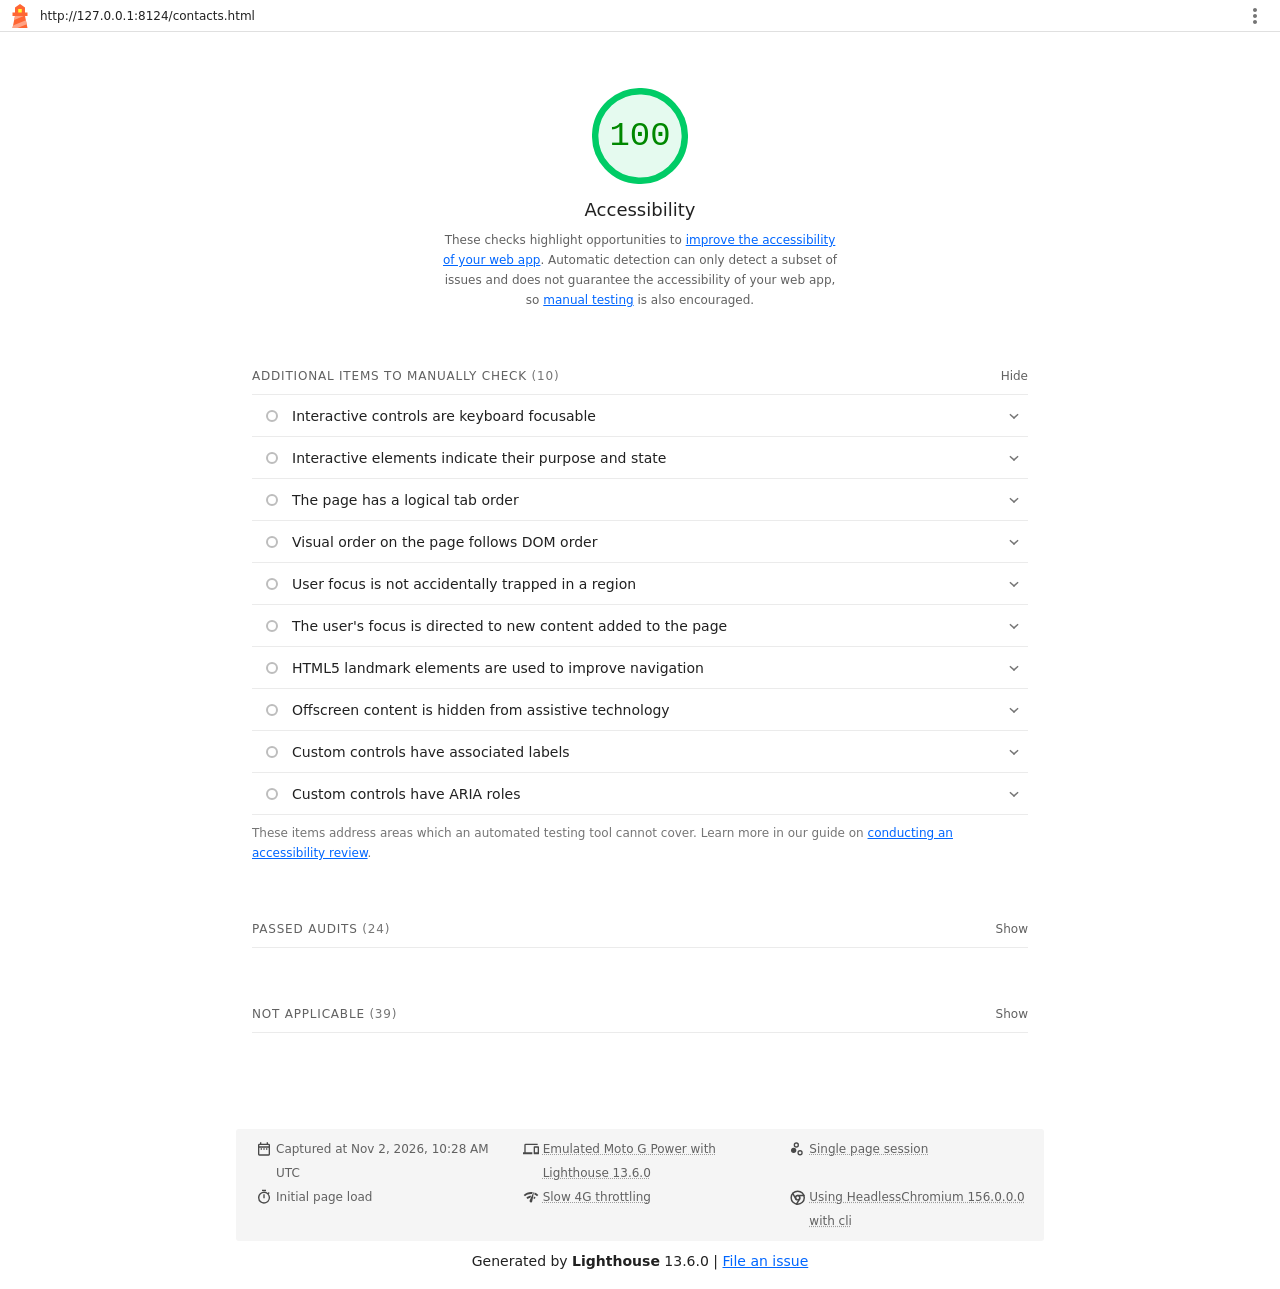
<file: images/lighthouse/ui-contacts.report.html>
<!--
@license
Copyright 2018 Google LLC
SPDX-License-Identifier: Apache-2.0
-->
<!doctype html>
<html lang="en">
<head>
  <meta charset="utf-8">
  <meta name="viewport" content="width=device-width, initial-scale=1, minimum-scale=1">
  <link rel="icon" href='data:image/svg+xml;utf8,<svg fill="none" xmlns="http://www.w3.org/2000/svg" viewBox="0 0 48 48"><path d="m14 7 10-7 10 7v10h5v7h-5l5 24H9l5-24H9v-7h5V7Z" fill="%23F63"/><path d="M31.561 24H14l-1.689 8.105L31.561 24ZM18.983 48H9l1.022-4.907L35.723 32.27l1.663 7.98L18.983 48Z" fill="%23FFA385"/><path fill="%23FF3" d="M20.5 10h7v7h-7z"/></svg>'>
  <title>Lighthouse Report</title>
  <style>body {margin: 0}</style>
</head>
<body>
  <noscript>Lighthouse report requires JavaScript. Please enable.</noscript>

  <div id="lh-log"></div>

  <script>window.__LIGHTHOUSE_JSON__ = {"lighthouseVersion":"13.6.0","requestedUrl":"http://127.0.0.1:8124/contacts.html","mainDocumentUrl":"http://127.0.0.1:8124/contacts.html","finalDisplayedUrl":"http://127.0.0.1:8124/contacts.html","finalUrl":"http://127.0.0.1:8124/contacts.html","fetchTime":"2026-11-02T10:28:26.012Z","gatherMode":"navigation","runWarnings":[],"userAgent":"Mozilla/5.0 (Windows NT 10.0; Win64; x64) AppleWebKit/537.36 (KHTML, like Gecko) HeadlessChrome/156.0.0.0 Safari/537.36","environment":{"networkUserAgent":"Mozilla/5.0 (Linux; Android 11; moto g power (2022)) AppleWebKit/537.36 (KHTML, like Gecko) Chrome/156.0.0.0 Mobile Safari/537.36","hostUserAgent":"Mozilla/5.0 (Windows NT 10.0; Win64; x64) AppleWebKit/537.36 (KHTML, like Gecko) HeadlessChrome/156.0.0.0 Safari/537.36","benchmarkIndex":1911.5,"credits":{"axe-core":"4.14.0"}},"audits":{"accesskeys":{"id":"accesskeys","title":"`[accesskey]` values are unique","description":"Access keys let users quickly focus a part of the page. For proper navigation, each access key must be unique. [Learn more about access keys](https://dequeuniversity.com/rules/axe/4.14/accesskeys).","score":null,"scoreDisplayMode":"notApplicable"},"aria-allowed-attr":{"id":"aria-allowed-attr","title":"`[aria-*]` attributes match their roles","description":"Each ARIA `role` supports a specific subset of `aria-*` attributes. Mismatching these invalidates the `aria-*` attributes. [Learn how to match ARIA attributes to their roles](https://dequeuniversity.com/rules/axe/4.14/aria-allowed-attr).","score":1,"scoreDisplayMode":"binary","details":{"type":"table","headings":[{"key":"node","valueType":"node","subItemsHeading":{"key":"relatedNode","valueType":"node"},"label":"Failing Elements"}],"items":[]}},"aria-allowed-role":{"id":"aria-allowed-role","title":"Uses ARIA roles only on compatible elements","description":"Many HTML elements can only be assigned certain ARIA roles. Using ARIA roles where they are not allowed can interfere with the accessibility of the web page. [Learn more about ARIA roles](https://dequeuniversity.com/rules/axe/4.14/aria-allowed-role).","score":null,"scoreDisplayMode":"notApplicable"},"aria-command-name":{"id":"aria-command-name","title":"`button`, `link`, and `menuitem` elements have accessible names","description":"When an element doesn't have an accessible name, screen readers announce it with a generic name, making it unusable for users who rely on screen readers. [Learn how to make command elements more accessible](https://dequeuniversity.com/rules/axe/4.14/aria-command-name).","score":null,"scoreDisplayMode":"notApplicable"},"aria-conditional-attr":{"id":"aria-conditional-attr","title":"ARIA attributes are used as specified for the element's role","description":"Some ARIA attributes are only allowed on an element under certain conditions. [Learn more about conditional ARIA attributes](https://dequeuniversity.com/rules/axe/4.14/aria-conditional-attr).","score":1,"scoreDisplayMode":"binary","details":{"type":"table","headings":[{"key":"node","valueType":"node","subItemsHeading":{"key":"relatedNode","valueType":"node"},"label":"Failing Elements"}],"items":[]}},"aria-deprecated-role":{"id":"aria-deprecated-role","title":"Deprecated ARIA roles were not used","description":"Deprecated ARIA roles may not be processed correctly by assistive technology. [Learn more about deprecated ARIA roles](https://dequeuniversity.com/rules/axe/4.14/aria-deprecated-role).","score":null,"scoreDisplayMode":"notApplicable"},"aria-dialog-name":{"id":"aria-dialog-name","title":"Elements with `role=\"dialog\"` or `role=\"alertdialog\"` have accessible names.","description":"ARIA dialog elements without accessible names may prevent screen readers users from discerning the purpose of these elements. [Learn how to make ARIA dialog elements more accessible](https://dequeuniversity.com/rules/axe/4.14/aria-dialog-name).","score":null,"scoreDisplayMode":"notApplicable"},"aria-hidden-body":{"id":"aria-hidden-body","title":"`[aria-hidden=\"true\"]` is not present on the document `\u003cbody>`","description":"Assistive technologies, like screen readers, work inconsistently when `aria-hidden=\"true\"` is set on the document `\u003cbody>`. [Learn how `aria-hidden` affects the document body](https://dequeuniversity.com/rules/axe/4.14/aria-hidden-body).","score":1,"scoreDisplayMode":"binary","details":{"type":"table","headings":[{"key":"node","valueType":"node","subItemsHeading":{"key":"relatedNode","valueType":"node"},"label":"Failing Elements"}],"items":[]}},"aria-hidden-focus":{"id":"aria-hidden-focus","title":"`[aria-hidden=\"true\"]` elements do not contain focusable descendents","description":"Focusable descendents within an `[aria-hidden=\"true\"]` element prevent those interactive elements from being available to users of assistive technologies like screen readers. [Learn how `aria-hidden` affects focusable elements](https://dequeuniversity.com/rules/axe/4.14/aria-hidden-focus).","score":1,"scoreDisplayMode":"binary","details":{"type":"table","headings":[{"key":"node","valueType":"node","subItemsHeading":{"key":"relatedNode","valueType":"node"},"label":"Failing Elements"}],"items":[]}},"aria-input-field-name":{"id":"aria-input-field-name","title":"ARIA input fields have accessible names","description":"When an input field doesn't have an accessible name, screen readers announce it with a generic name, making it unusable for users who rely on screen readers. [Learn more about input field labels](https://dequeuniversity.com/rules/axe/4.14/aria-input-field-name).","score":null,"scoreDisplayMode":"notApplicable"},"aria-meter-name":{"id":"aria-meter-name","title":"ARIA `meter` elements have accessible names","description":"When a meter element doesn't have an accessible name, screen readers announce it with a generic name, making it unusable for users who rely on screen readers. [Learn how to name `meter` elements](https://dequeuniversity.com/rules/axe/4.14/aria-meter-name).","score":null,"scoreDisplayMode":"notApplicable"},"aria-progressbar-name":{"id":"aria-progressbar-name","title":"ARIA `progressbar` elements have accessible names","description":"When a `progressbar` element doesn't have an accessible name, screen readers announce it with a generic name, making it unusable for users who rely on screen readers. [Learn how to label `progressbar` elements](https://dequeuniversity.com/rules/axe/4.14/aria-progressbar-name).","score":null,"scoreDisplayMode":"notApplicable"},"aria-prohibited-attr":{"id":"aria-prohibited-attr","title":"Elements use only permitted ARIA attributes","description":"Using ARIA attributes in roles where they are prohibited can mean that important information is not communicated to users of assistive technologies. [Learn more about prohibited ARIA roles](https://dequeuniversity.com/rules/axe/4.14/aria-prohibited-attr).","score":1,"scoreDisplayMode":"binary","details":{"type":"table","headings":[{"key":"node","valueType":"node","subItemsHeading":{"key":"relatedNode","valueType":"node"},"label":"Failing Elements"}],"items":[]}},"aria-required-attr":{"id":"aria-required-attr","title":"`[role]`s have all required `[aria-*]` attributes","description":"Some ARIA roles have required attributes that describe the state of the element to screen readers. [Learn more about roles and required attributes](https://dequeuniversity.com/rules/axe/4.14/aria-required-attr).","score":null,"scoreDisplayMode":"notApplicable"},"aria-required-children":{"id":"aria-required-children","title":"Elements with an ARIA `[role]` that require children to contain a specific `[role]` have all required children.","description":"Some ARIA parent roles must contain specific child roles to perform their intended accessibility functions. [Learn more about roles and required children elements](https://dequeuniversity.com/rules/axe/4.14/aria-required-children).","score":null,"scoreDisplayMode":"notApplicable"},"aria-required-parent":{"id":"aria-required-parent","title":"`[role]`s are contained by their required parent element","description":"Some ARIA child roles must be contained by specific parent roles to properly perform their intended accessibility functions. [Learn more about ARIA roles and required parent element](https://dequeuniversity.com/rules/axe/4.14/aria-required-parent).","score":null,"scoreDisplayMode":"notApplicable"},"aria-roles":{"id":"aria-roles","title":"`[role]` values are valid","description":"ARIA roles must have valid values in order to perform their intended accessibility functions. [Learn more about valid ARIA roles](https://dequeuniversity.com/rules/axe/4.14/aria-roles).","score":null,"scoreDisplayMode":"notApplicable"},"aria-text":{"id":"aria-text","title":"Elements with the `role=text` attribute do not have focusable descendents.","description":"Adding `role=text` around a text node split by markup enables VoiceOver to treat it as one phrase, but the element's focusable descendents will not be announced. [Learn more about the `role=text` attribute](https://dequeuniversity.com/rules/axe/4.14/aria-text).","score":null,"scoreDisplayMode":"notApplicable"},"aria-toggle-field-name":{"id":"aria-toggle-field-name","title":"ARIA toggle fields have accessible names","description":"When a toggle field doesn't have an accessible name, screen readers announce it with a generic name, making it unusable for users who rely on screen readers. [Learn more about toggle fields](https://dequeuniversity.com/rules/axe/4.14/aria-toggle-field-name).","score":null,"scoreDisplayMode":"notApplicable"},"aria-tooltip-name":{"id":"aria-tooltip-name","title":"ARIA `tooltip` elements have accessible names","description":"When a tooltip element doesn't have an accessible name, screen readers announce it with a generic name, making it unusable for users who rely on screen readers. [Learn how to name `tooltip` elements](https://dequeuniversity.com/rules/axe/4.14/aria-tooltip-name).","score":null,"scoreDisplayMode":"notApplicable"},"aria-treeitem-name":{"id":"aria-treeitem-name","title":"ARIA `treeitem` elements have accessible names","description":"When a `treeitem` element doesn't have an accessible name, screen readers announce it with a generic name, making it unusable for users who rely on screen readers. [Learn more about labeling `treeitem` elements](https://dequeuniversity.com/rules/axe/4.14/aria-treeitem-name).","score":null,"scoreDisplayMode":"notApplicable"},"aria-valid-attr-value":{"id":"aria-valid-attr-value","title":"`[aria-*]` attributes have valid values","description":"Assistive technologies, like screen readers, can't interpret ARIA attributes with invalid values. [Learn more about valid values for ARIA attributes](https://dequeuniversity.com/rules/axe/4.14/aria-valid-attr-value).","score":1,"scoreDisplayMode":"binary","details":{"type":"table","headings":[{"key":"node","valueType":"node","subItemsHeading":{"key":"relatedNode","valueType":"node"},"label":"Failing Elements"}],"items":[]}},"aria-valid-attr":{"id":"aria-valid-attr","title":"`[aria-*]` attributes are valid and not misspelled","description":"Assistive technologies, like screen readers, can't interpret ARIA attributes with invalid names. [Learn more about valid ARIA attributes](https://dequeuniversity.com/rules/axe/4.14/aria-valid-attr).","score":1,"scoreDisplayMode":"binary","details":{"type":"table","headings":[{"key":"node","valueType":"node","subItemsHeading":{"key":"relatedNode","valueType":"node"},"label":"Failing Elements"}],"items":[]}},"button-name":{"id":"button-name","title":"Buttons have an accessible name","description":"When a button doesn't have an accessible name, screen readers announce it as \"button\", making it unusable for users who rely on screen readers. [Learn how to make buttons more accessible](https://dequeuniversity.com/rules/axe/4.14/button-name).","score":1,"scoreDisplayMode":"binary","details":{"type":"table","headings":[{"key":"node","valueType":"node","subItemsHeading":{"key":"relatedNode","valueType":"node"},"label":"Failing Elements"}],"items":[]}},"bypass":{"id":"bypass","title":"The page contains a heading, skip link, or landmark region","description":"Adding ways to bypass repetitive content lets keyboard users navigate the page more efficiently. [Learn more about bypass blocks](https://dequeuniversity.com/rules/axe/4.14/bypass).","score":null,"scoreDisplayMode":"notApplicable"},"color-contrast":{"id":"color-contrast","title":"Background and foreground colors have a sufficient contrast ratio","description":"Low-contrast text is difficult or impossible for many users to read. [Learn how to provide sufficient color contrast](https://dequeuniversity.com/rules/axe/4.14/color-contrast).","score":1,"scoreDisplayMode":"binary","details":{"type":"table","headings":[{"key":"node","valueType":"node","subItemsHeading":{"key":"relatedNode","valueType":"node"},"label":"Failing Elements"}],"items":[]}},"definition-list":{"id":"definition-list","title":"`\u003cdl>`'s contain only properly-ordered `\u003cdt>` and `\u003cdd>` groups, `\u003cscript>`, `\u003ctemplate>` or `\u003cdiv>` elements.","description":"When definition lists are not properly marked up, screen readers may produce confusing or inaccurate output. [Learn how to structure definition lists correctly](https://dequeuniversity.com/rules/axe/4.14/definition-list).","score":null,"scoreDisplayMode":"notApplicable"},"dlitem":{"id":"dlitem","title":"Definition list items are wrapped in `\u003cdl>` elements","description":"Definition list items (`\u003cdt>` and `\u003cdd>`) must be wrapped in a parent `\u003cdl>` element to ensure that screen readers can properly announce them. [Learn how to structure definition lists correctly](https://dequeuniversity.com/rules/axe/4.14/dlitem).","score":null,"scoreDisplayMode":"notApplicable"},"document-title":{"id":"document-title","title":"Document has a `\u003ctitle>` element","description":"The title gives screen reader users an overview of the page, and search engine users rely on it heavily to determine if a page is relevant to their search. [Learn more about document titles](https://dequeuniversity.com/rules/axe/4.14/document-title).","score":1,"scoreDisplayMode":"binary","details":{"type":"table","headings":[{"key":"node","valueType":"node","subItemsHeading":{"key":"relatedNode","valueType":"node"},"label":"Failing Elements"}],"items":[]}},"duplicate-id-aria":{"id":"duplicate-id-aria","title":"ARIA IDs are unique","description":"The value of an ARIA ID must be unique to prevent other instances from being overlooked by assistive technologies. [Learn how to fix duplicate ARIA IDs](https://dequeuniversity.com/rules/axe/4.14/duplicate-id-aria).","score":null,"scoreDisplayMode":"notApplicable"},"empty-heading":{"id":"empty-heading","title":"All heading elements contain content.","description":"A heading with no content or inaccessible text prevent screen reader users from accessing information on the page's structure. [Learn more about headings](https://dequeuniversity.com/rules/axe/4.14/empty-heading).","score":null,"scoreDisplayMode":"notApplicable"},"form-field-multiple-labels":{"id":"form-field-multiple-labels","title":"No form fields have multiple labels","description":"Form fields with multiple labels can be confusingly announced by assistive technologies like screen readers which use either the first, the last, or all of the labels. [Learn how to use form labels](https://dequeuniversity.com/rules/axe/4.14/form-field-multiple-labels).","score":null,"scoreDisplayMode":"notApplicable"},"frame-title":{"id":"frame-title","title":"`\u003cframe>` or `\u003ciframe>` elements have a title","description":"Screen reader users rely on frame titles to describe the contents of frames. [Learn more about frame titles](https://dequeuniversity.com/rules/axe/4.14/frame-title).","score":null,"scoreDisplayMode":"notApplicable"},"heading-order":{"id":"heading-order","title":"Heading elements appear in a sequentially-descending order","description":"Properly ordered headings that do not skip levels convey the semantic structure of the page, making it easier to navigate and understand when using assistive technologies. [Learn more about heading order](https://dequeuniversity.com/rules/axe/4.14/heading-order).","score":1,"scoreDisplayMode":"binary","details":{"type":"table","headings":[{"key":"node","valueType":"node","subItemsHeading":{"key":"relatedNode","valueType":"node"},"label":"Failing Elements"}],"items":[]}},"html-has-lang":{"id":"html-has-lang","title":"`\u003chtml>` element has a `[lang]` attribute","description":"If a page doesn't specify a `lang` attribute, a screen reader assumes that the page is in the default language that the user chose when setting up the screen reader. If the page isn't actually in the default language, then the screen reader might not announce the page's text correctly. [Learn more about the `lang` attribute](https://dequeuniversity.com/rules/axe/4.14/html-has-lang).","score":1,"scoreDisplayMode":"binary","details":{"type":"table","headings":[{"key":"node","valueType":"node","subItemsHeading":{"key":"relatedNode","valueType":"node"},"label":"Failing Elements"}],"items":[]}},"html-lang-valid":{"id":"html-lang-valid","title":"`\u003chtml>` element has a valid value for its `[lang]` attribute","description":"Specifying a valid [BCP 47 language](https://www.w3.org/International/questions/qa-choosing-language-tags#question) helps screen readers announce text properly. [Learn how to use the `lang` attribute](https://dequeuniversity.com/rules/axe/4.14/html-lang-valid).","score":1,"scoreDisplayMode":"binary","details":{"type":"table","headings":[{"key":"node","valueType":"node","subItemsHeading":{"key":"relatedNode","valueType":"node"},"label":"Failing Elements"}],"items":[]}},"html-xml-lang-mismatch":{"id":"html-xml-lang-mismatch","title":"`\u003chtml>` element has an `[xml:lang]` attribute with the same base language as the `[lang]` attribute.","description":"If the webpage does not specify a consistent language, then the screen reader might not announce the page's text correctly. [Learn more about the `lang` attribute](https://dequeuniversity.com/rules/axe/4.14/html-xml-lang-mismatch).","score":null,"scoreDisplayMode":"notApplicable"},"identical-links-same-purpose":{"id":"identical-links-same-purpose","title":"Identical links have the same purpose.","description":"Links with the same destination should have the same description, to help users understand the link's purpose and decide whether to follow it. [Learn more about identical links](https://dequeuniversity.com/rules/axe/4.14/identical-links-same-purpose).","score":null,"scoreDisplayMode":"notApplicable"},"image-alt":{"id":"image-alt","title":"Image elements have `[alt]` attributes","description":"Informative elements should aim for short, descriptive alternate text. Decorative elements can be ignored with an empty alt attribute. [Learn more about the `alt` attribute](https://dequeuniversity.com/rules/axe/4.14/image-alt).","score":null,"scoreDisplayMode":"notApplicable"},"image-redundant-alt":{"id":"image-redundant-alt","title":"Image elements do not have `[alt]` attributes that are redundant text.","description":"Informative elements should aim for short, descriptive alternative text. Alternative text that is exactly the same as the text adjacent to the link or image is potentially confusing for screen reader users, because the text will be read twice. [Learn more about the `alt` attribute](https://dequeuniversity.com/rules/axe/4.14/image-redundant-alt).","score":null,"scoreDisplayMode":"notApplicable"},"input-button-name":{"id":"input-button-name","title":"Input buttons have discernible text.","description":"Adding discernable and accessible text to input buttons may help screen reader users understand the purpose of the input button. [Learn more about input buttons](https://dequeuniversity.com/rules/axe/4.14/input-button-name).","score":null,"scoreDisplayMode":"notApplicable"},"input-image-alt":{"id":"input-image-alt","title":"`\u003cinput type=\"image\">` elements have `[alt]` text","description":"When an image is being used as an `\u003cinput>` button, providing alternative text can help screen reader users understand the purpose of the button. [Learn about input image alt text](https://dequeuniversity.com/rules/axe/4.14/input-image-alt).","score":null,"scoreDisplayMode":"notApplicable"},"label-content-name-mismatch":{"id":"label-content-name-mismatch","title":"Elements with visible text labels have matching accessible names.","description":"Visible text labels that do not match the accessible name can result in a confusing experience for screen reader users. [Learn more about accessible names](https://dequeuniversity.com/rules/axe/4.14/label-content-name-mismatch).","score":1,"scoreDisplayMode":"binary","details":{"type":"table","headings":[{"key":"node","valueType":"node","subItemsHeading":{"key":"relatedNode","valueType":"node"},"label":"Failing Elements"}],"items":[]}},"label":{"id":"label","title":"Form elements have associated labels","description":"Labels ensure that form controls are announced properly by assistive technologies, like screen readers. [Learn more about form element labels](https://dequeuniversity.com/rules/axe/4.14/label).","score":1,"scoreDisplayMode":"binary","details":{"type":"table","headings":[{"key":"node","valueType":"node","subItemsHeading":{"key":"relatedNode","valueType":"node"},"label":"Failing Elements"}],"items":[]}},"landmark-one-main":{"id":"landmark-one-main","title":"Document has a main landmark.","description":"One main landmark helps screen reader users navigate a web page. [Learn more about landmarks](https://dequeuniversity.com/rules/axe/4.14/landmark-one-main).","score":1,"scoreDisplayMode":"binary","details":{"type":"table","headings":[{"key":"node","valueType":"node","subItemsHeading":{"key":"relatedNode","valueType":"node"},"label":"Failing Elements"}],"items":[]}},"link-name":{"id":"link-name","title":"Links have a discernible name","description":"Link text (and alternate text for images, when used as links) that is discernible, unique, and focusable improves the navigation experience for screen reader users. [Learn how to make links accessible](https://dequeuniversity.com/rules/axe/4.14/link-name).","score":1,"scoreDisplayMode":"binary","details":{"type":"table","headings":[{"key":"node","valueType":"node","subItemsHeading":{"key":"relatedNode","valueType":"node"},"label":"Failing Elements"}],"items":[]}},"link-in-text-block":{"id":"link-in-text-block","title":"Links are distinguishable without relying on color.","description":"Low-contrast text is difficult or impossible for many users to read. Link text that is discernible improves the experience for users with low vision. [Learn how to make links distinguishable](https://dequeuniversity.com/rules/axe/4.14/link-in-text-block).","score":1,"scoreDisplayMode":"binary","details":{"type":"table","headings":[{"key":"node","valueType":"node","subItemsHeading":{"key":"relatedNode","valueType":"node"},"label":"Failing Elements"}],"items":[]}},"list":{"id":"list","title":"Lists contain only `\u003cli>` elements and script supporting elements (`\u003cscript>` and `\u003ctemplate>`).","description":"Screen readers have a specific way of announcing lists. Ensuring proper list structure aids screen reader output. [Learn more about proper list structure](https://dequeuniversity.com/rules/axe/4.14/list).","score":1,"scoreDisplayMode":"binary","details":{"type":"table","headings":[{"key":"node","valueType":"node","subItemsHeading":{"key":"relatedNode","valueType":"node"},"label":"Failing Elements"}],"items":[]}},"listitem":{"id":"listitem","title":"List items (`\u003cli>`) are contained within `\u003cul>`, `\u003col>` or `\u003cmenu>` parent elements","description":"Screen readers require list items (`\u003cli>`) to be contained within a parent `\u003cul>`, `\u003col>` or `\u003cmenu>` to be announced properly. [Learn more about proper list structure](https://dequeuniversity.com/rules/axe/4.14/listitem).","score":1,"scoreDisplayMode":"binary","details":{"type":"table","headings":[{"key":"node","valueType":"node","subItemsHeading":{"key":"relatedNode","valueType":"node"},"label":"Failing Elements"}],"items":[]}},"meta-refresh":{"id":"meta-refresh","title":"The document does not use `\u003cmeta http-equiv=\"refresh\">`","description":"Users do not expect a page to refresh automatically, and doing so will move focus back to the top of the page. This may create a frustrating or confusing experience. [Learn more about the refresh meta tag](https://dequeuniversity.com/rules/axe/4.14/meta-refresh).","score":null,"scoreDisplayMode":"notApplicable"},"meta-viewport":{"id":"meta-viewport","title":"`[user-scalable=\"no\"]` is not used in the `\u003cmeta name=\"viewport\">` element and the `[maximum-scale]` attribute is not less than 5.","description":"Disabling zooming is problematic for users with low vision who rely on screen magnification to properly see the contents of a web page. [Learn more about the viewport meta tag](https://dequeuniversity.com/rules/axe/4.14/meta-viewport).","score":1,"scoreDisplayMode":"binary","details":{"type":"table","headings":[{"key":"node","valueType":"node","subItemsHeading":{"key":"relatedNode","valueType":"node"},"label":"Failing Elements"}],"items":[]}},"object-alt":{"id":"object-alt","title":"`\u003cobject>` elements have alternate text","description":"Screen readers cannot translate non-text content. Adding alternate text to `\u003cobject>` elements helps screen readers convey meaning to users. [Learn more about alt text for `object` elements](https://dequeuniversity.com/rules/axe/4.14/object-alt).","score":null,"scoreDisplayMode":"notApplicable"},"select-name":{"id":"select-name","title":"Select elements have associated label elements.","description":"Form elements without effective labels can create frustrating experiences for screen reader users. [Learn more about the `select` element](https://dequeuniversity.com/rules/axe/4.14/select-name).","score":null,"scoreDisplayMode":"notApplicable"},"skip-link":{"id":"skip-link","title":"Skip links are focusable.","description":"Including a skip link can help users skip to the main content to save time. [Learn more about skip links](https://dequeuniversity.com/rules/axe/4.14/skip-link).","score":1,"scoreDisplayMode":"binary","details":{"type":"table","headings":[{"key":"node","valueType":"node","subItemsHeading":{"key":"relatedNode","valueType":"node"},"label":"Failing Elements"}],"items":[]}},"tabindex":{"id":"tabindex","title":"No element has a `[tabindex]` value greater than 0","description":"A value greater than 0 implies an explicit navigation ordering. Although technically valid, this often creates frustrating experiences for users who rely on assistive technologies. [Learn more about the `tabindex` attribute](https://dequeuniversity.com/rules/axe/4.14/tabindex).","score":1,"scoreDisplayMode":"binary","details":{"type":"table","headings":[{"key":"node","valueType":"node","subItemsHeading":{"key":"relatedNode","valueType":"node"},"label":"Failing Elements"}],"items":[]}},"table-duplicate-name":{"id":"table-duplicate-name","title":"Tables have different content in the summary attribute and `\u003ccaption>`.","description":"The summary attribute should describe the table structure, while `\u003ccaption>` should have the onscreen title. Accurate table mark-up helps users of screen readers. [Learn more about summary and caption](https://dequeuniversity.com/rules/axe/4.14/table-duplicate-name).","score":null,"scoreDisplayMode":"notApplicable"},"table-fake-caption":{"id":"table-fake-caption","title":"Tables use `\u003ccaption>` instead of cells with the `[colspan]` attribute to indicate a caption.","description":"Screen readers have features to make navigating tables easier. Ensuring that tables use the actual caption element instead of cells with the `[colspan]` attribute may improve the experience for screen reader users. [Learn more about captions](https://dequeuniversity.com/rules/axe/4.14/table-fake-caption).","score":null,"scoreDisplayMode":"notApplicable"},"target-size":{"id":"target-size","title":"Touch targets have sufficient size and spacing.","description":"Touch targets with sufficient size and spacing help users who may have difficulty targeting small controls to activate the targets. [Learn more about touch targets](https://dequeuniversity.com/rules/axe/4.14/target-size).","score":1,"scoreDisplayMode":"binary","details":{"type":"table","headings":[{"key":"node","valueType":"node","subItemsHeading":{"key":"relatedNode","valueType":"node"},"label":"Failing Elements"}],"items":[]}},"td-has-header":{"id":"td-has-header","title":"`\u003ctd>` elements in a large `\u003ctable>` have one or more table headers.","description":"Screen readers have features to make navigating tables easier. Ensuring that `\u003ctd>` elements in a large table (3 or more cells in width and height) have an associated table header may improve the experience for screen reader users. [Learn more about table headers](https://dequeuniversity.com/rules/axe/4.14/td-has-header).","score":null,"scoreDisplayMode":"notApplicable"},"td-headers-attr":{"id":"td-headers-attr","title":"Cells in a `\u003ctable>` element that use the `[headers]` attribute refer to table cells within the same table.","description":"Screen readers have features to make navigating tables easier. Ensuring `\u003ctd>` cells using the `[headers]` attribute only refer to other cells in the same table may improve the experience for screen reader users. [Learn more about the `headers` attribute](https://dequeuniversity.com/rules/axe/4.14/td-headers-attr).","score":null,"scoreDisplayMode":"notApplicable"},"th-has-data-cells":{"id":"th-has-data-cells","title":"`\u003cth>` elements and elements with `[role=\"columnheader\"/\"rowheader\"]` have data cells they describe.","description":"Screen readers have features to make navigating tables easier. Ensuring table headers always refer to some set of cells may improve the experience for screen reader users. [Learn more about table headers](https://dequeuniversity.com/rules/axe/4.14/th-has-data-cells).","score":null,"scoreDisplayMode":"notApplicable"},"valid-lang":{"id":"valid-lang","title":"`[lang]` attributes have a valid value","description":"Specifying a valid [BCP 47 language](https://www.w3.org/International/questions/qa-choosing-language-tags#question) on elements helps ensure that text is pronounced correctly by a screen reader. [Learn how to use the `lang` attribute](https://dequeuniversity.com/rules/axe/4.14/valid-lang).","score":null,"scoreDisplayMode":"notApplicable"},"video-caption":{"id":"video-caption","title":"`\u003cvideo>` elements contain a `\u003ctrack>` element with `[kind=\"captions\"]`","description":"When a video provides a caption it is easier for deaf and hearing impaired users to access its information. [Learn more about video captions](https://dequeuniversity.com/rules/axe/4.14/video-caption).","score":null,"scoreDisplayMode":"notApplicable"},"custom-controls-labels":{"id":"custom-controls-labels","title":"Custom controls have associated labels","description":"Custom interactive controls have associated labels, provided by aria-label or aria-labelledby. [Learn more about custom controls and labels](https://developer.chrome.com/docs/lighthouse/accessibility/custom-controls-labels/).","score":null,"scoreDisplayMode":"manual"},"custom-controls-roles":{"id":"custom-controls-roles","title":"Custom controls have ARIA roles","description":"Custom interactive controls have appropriate ARIA roles. [Learn how to add roles to custom controls](https://developer.chrome.com/docs/lighthouse/accessibility/custom-control-roles/).","score":null,"scoreDisplayMode":"manual"},"focus-traps":{"id":"focus-traps","title":"User focus is not accidentally trapped in a region","description":"A user can tab into and out of any control or region without accidentally trapping their focus. [Learn how to avoid focus traps](https://developer.chrome.com/docs/lighthouse/accessibility/focus-traps/).","score":null,"scoreDisplayMode":"manual"},"focusable-controls":{"id":"focusable-controls","title":"Interactive controls are keyboard focusable","description":"Custom interactive controls are keyboard focusable and display a focus indicator. [Learn how to make custom controls focusable](https://developer.chrome.com/docs/lighthouse/accessibility/focusable-controls/).","score":null,"scoreDisplayMode":"manual"},"interactive-element-affordance":{"id":"interactive-element-affordance","title":"Interactive elements indicate their purpose and state","description":"Interactive elements, such as links and buttons, should indicate their state and be distinguishable from non-interactive elements. [Learn how to decorate interactive elements with affordance hints](https://developer.chrome.com/docs/lighthouse/accessibility/interactive-element-affordance/).","score":null,"scoreDisplayMode":"manual"},"logical-tab-order":{"id":"logical-tab-order","title":"The page has a logical tab order","description":"Tabbing through the page follows the visual layout. Users cannot focus elements that are offscreen. [Learn more about logical tab ordering](https://developer.chrome.com/docs/lighthouse/accessibility/logical-tab-order/).","score":null,"scoreDisplayMode":"manual"},"managed-focus":{"id":"managed-focus","title":"The user's focus is directed to new content added to the page","description":"If new content, such as a dialog, is added to the page, the user's focus is directed to it. [Learn how to direct focus to new content](https://developer.chrome.com/docs/lighthouse/accessibility/managed-focus/).","score":null,"scoreDisplayMode":"manual"},"offscreen-content-hidden":{"id":"offscreen-content-hidden","title":"Offscreen content is hidden from assistive technology","description":"Offscreen content is hidden with display: none or aria-hidden=true. [Learn how to properly hide offscreen content](https://developer.chrome.com/docs/lighthouse/accessibility/offscreen-content-hidden/).","score":null,"scoreDisplayMode":"manual"},"use-landmarks":{"id":"use-landmarks","title":"HTML5 landmark elements are used to improve navigation","description":"Landmark elements (`\u003cmain>`, `\u003cnav>`, etc.) are used to improve the keyboard navigation of the page for assistive technology. [Learn more about landmark elements](https://developer.chrome.com/docs/lighthouse/accessibility/use-landmarks/).","score":null,"scoreDisplayMode":"manual"},"visual-order-follows-dom":{"id":"visual-order-follows-dom","title":"Visual order on the page follows DOM order","description":"DOM order matches the visual order, improving navigation for assistive technology. [Learn more about DOM and visual ordering](https://developer.chrome.com/docs/lighthouse/accessibility/visual-order-follows-dom/).","score":null,"scoreDisplayMode":"manual"},"autocomplete-valid":{"id":"autocomplete-valid","title":"`autocomplete` attributes are used correctly","description":"The `autocomplete` attribute values must be valid and correctly applied for screen readers to function correctly. [Learn more about valid autocomplete values](https://dequeuniversity.com/rules/axe/4.14/autocomplete-valid).","score":1,"scoreDisplayMode":"binary","details":{"type":"table","headings":[{"key":"node","valueType":"node","subItemsHeading":{"key":"relatedNode","valueType":"node"},"label":"Failing Elements"}],"items":[]}},"presentation-role-conflict":{"id":"presentation-role-conflict","title":"Elements with `role=\"none\"` or `role=\"presentation\"` do not have conflicts","description":"There are certain cases where the semantic role of an element with `role=\"none\"` or `role=\"presentation\"` does not resolve to none or presentation. To ensure the element remains removed from the accessibility tree, you should not add any global ARIA attributes to the element or make it focusable. [Learn more about presentation role conflict](https://dequeuniversity.com/rules/axe/4.14/presentation-role-conflict).","score":null,"scoreDisplayMode":"notApplicable"},"svg-img-alt":{"id":"svg-img-alt","title":"SVG elements with an `img` role have an accessible text alternative","description":"Ensures SVG elements with an `img`, `graphics-document` or `graphics-symbol` role have an accessible text alternative. [Learn more about SVG alt text](https://dequeuniversity.com/rules/axe/4.14/svg-img-alt).","score":null,"scoreDisplayMode":"notApplicable"}},"configSettings":{"output":["html","json"],"maxWaitForFcp":30000,"maxWaitForLoad":45000,"pauseAfterFcpMs":1000,"pauseAfterLoadMs":1000,"networkQuietThresholdMs":1000,"cpuQuietThresholdMs":1000,"formFactor":"mobile","throttling":{"rttMs":150,"throughputKbps":1638.4,"requestLatencyMs":562.5,"downloadThroughputKbps":1474.5600000000002,"uploadThroughputKbps":675,"cpuSlowdownMultiplier":4},"throttlingMethod":"simulate","screenEmulation":{"mobile":true,"width":412,"height":823,"deviceScaleFactor":1.75,"disabled":false},"emulatedUserAgent":"Mozilla/5.0 (Linux; Android 11; moto g power (2022)) AppleWebKit/537.36 (KHTML, like Gecko) Chrome/136.0.0.0 Mobile Safari/537.36","auditMode":false,"gatherMode":false,"clearStorageTypes":["file_systems","shader_cache","service_workers","cache_storage"],"disableStorageReset":false,"debugNavigation":false,"channel":"cli","usePassiveGathering":false,"disableFullPageScreenshot":false,"skipAboutBlank":false,"blankPage":"about:blank","ignoreStatusCode":false,"locale":"en-US","blockedUrlPatterns":null,"additionalTraceCategories":null,"extraHeaders":null,"precomputedLanternData":null,"onlyAudits":null,"onlyCategories":["accessibility"],"skipAudits":null},"categories":{"accessibility":{"title":"Accessibility","description":"These checks highlight opportunities to [improve the accessibility of your web app](https://developer.chrome.com/docs/lighthouse/accessibility/). Automatic detection can only detect a subset of issues and does not guarantee the accessibility of your web app, so [manual testing](https://web.dev/articles/how-to-review) is also encouraged.","manualDescription":"These items address areas which an automated testing tool cannot cover. Learn more in our guide on [conducting an accessibility review](https://web.dev/articles/how-to-review).","supportedModes":["navigation","snapshot"],"auditRefs":[{"id":"accesskeys","weight":0,"group":"a11y-navigation"},{"id":"aria-allowed-attr","weight":10,"group":"a11y-aria"},{"id":"aria-command-name","weight":0,"group":"a11y-aria"},{"id":"aria-conditional-attr","weight":7,"group":"a11y-aria"},{"id":"aria-deprecated-role","weight":0,"group":"a11y-aria"},{"id":"aria-dialog-name","weight":0,"group":"a11y-aria"},{"id":"aria-hidden-body","weight":10,"group":"a11y-aria"},{"id":"aria-hidden-focus","weight":7,"group":"a11y-aria"},{"id":"aria-input-field-name","weight":0,"group":"a11y-aria"},{"id":"aria-meter-name","weight":0,"group":"a11y-aria"},{"id":"aria-progressbar-name","weight":0,"group":"a11y-aria"},{"id":"aria-prohibited-attr","weight":7,"group":"a11y-aria"},{"id":"aria-required-attr","weight":0,"group":"a11y-aria"},{"id":"aria-required-children","weight":0,"group":"a11y-aria"},{"id":"aria-required-parent","weight":0,"group":"a11y-aria"},{"id":"aria-roles","weight":0,"group":"a11y-aria"},{"id":"aria-text","weight":0,"group":"a11y-aria"},{"id":"aria-toggle-field-name","weight":0,"group":"a11y-aria"},{"id":"aria-tooltip-name","weight":0,"group":"a11y-aria"},{"id":"aria-treeitem-name","weight":0,"group":"a11y-aria"},{"id":"aria-valid-attr-value","weight":10,"group":"a11y-aria"},{"id":"aria-valid-attr","weight":10,"group":"a11y-aria"},{"id":"button-name","weight":10,"group":"a11y-names-labels"},{"id":"bypass","weight":0,"group":"a11y-navigation"},{"id":"color-contrast","weight":7,"group":"a11y-color-contrast"},{"id":"definition-list","weight":0,"group":"a11y-tables-lists"},{"id":"dlitem","weight":0,"group":"a11y-tables-lists"},{"id":"document-title","weight":7,"group":"a11y-names-labels"},{"id":"duplicate-id-aria","weight":0,"group":"a11y-aria"},{"id":"form-field-multiple-labels","weight":0,"group":"a11y-names-labels"},{"id":"frame-title","weight":0,"group":"a11y-names-labels"},{"id":"heading-order","weight":3,"group":"a11y-navigation"},{"id":"html-has-lang","weight":7,"group":"a11y-language"},{"id":"html-lang-valid","weight":7,"group":"a11y-language"},{"id":"html-xml-lang-mismatch","weight":0,"group":"a11y-language"},{"id":"image-alt","weight":0,"group":"a11y-names-labels"},{"id":"input-button-name","weight":0,"group":"a11y-names-labels"},{"id":"input-image-alt","weight":0,"group":"a11y-names-labels"},{"id":"label","weight":10,"group":"a11y-names-labels"},{"id":"link-in-text-block","weight":7,"group":"a11y-color-contrast"},{"id":"link-name","weight":7,"group":"a11y-names-labels"},{"id":"list","weight":7,"group":"a11y-tables-lists"},{"id":"listitem","weight":7,"group":"a11y-tables-lists"},{"id":"meta-refresh","weight":0,"group":"a11y-best-practices"},{"id":"meta-viewport","weight":10,"group":"a11y-best-practices"},{"id":"object-alt","weight":0,"group":"a11y-names-labels"},{"id":"select-name","weight":0,"group":"a11y-names-labels"},{"id":"skip-link","weight":3,"group":"a11y-names-labels"},{"id":"tabindex","weight":7,"group":"a11y-navigation"},{"id":"target-size","weight":7,"group":"a11y-best-practices"},{"id":"td-headers-attr","weight":0,"group":"a11y-tables-lists"},{"id":"th-has-data-cells","weight":0,"group":"a11y-tables-lists"},{"id":"valid-lang","weight":0,"group":"a11y-language"},{"id":"video-caption","weight":0,"group":"a11y-audio-video"},{"id":"landmark-one-main","weight":3,"group":"a11y-best-practices"},{"id":"autocomplete-valid","weight":1,"group":"a11y-best-practices"},{"id":"presentation-role-conflict","weight":0,"group":"a11y-best-practices"},{"id":"svg-img-alt","weight":0,"group":"a11y-best-practices"},{"id":"focusable-controls","weight":0},{"id":"interactive-element-affordance","weight":0},{"id":"logical-tab-order","weight":0},{"id":"visual-order-follows-dom","weight":0},{"id":"focus-traps","weight":0},{"id":"managed-focus","weight":0},{"id":"use-landmarks","weight":0},{"id":"offscreen-content-hidden","weight":0},{"id":"custom-controls-labels","weight":0},{"id":"custom-controls-roles","weight":0},{"id":"table-duplicate-name","weight":0,"group":"a11y-best-practices"},{"id":"empty-heading","weight":0,"group":"a11y-best-practices"},{"id":"aria-allowed-role","weight":0,"group":"a11y-best-practices"},{"id":"image-redundant-alt","weight":0,"group":"a11y-names-labels"},{"id":"identical-links-same-purpose","weight":0,"group":"a11y-best-practices"},{"id":"label-content-name-mismatch","weight":0,"group":"hidden"},{"id":"table-fake-caption","weight":0,"group":"hidden"},{"id":"td-has-header","weight":0,"group":"hidden"}],"id":"accessibility","score":1}},"categoryGroups":{"metrics":{"title":"Metrics"},"insights":{"title":"Insights","description":"These insights are also available in the Chrome DevTools Performance Panel - [record a trace](https://developer.chrome.com/docs/devtools/performance/reference) to view more detailed information."},"diagnostics":{"title":"Diagnostics","description":"More information about the performance of your application. These numbers don't [directly affect](https://developer.chrome.com/docs/lighthouse/performance/performance-scoring/) the Performance score."},"a11y-best-practices":{"title":"Best practices","description":"These items highlight common accessibility best practices."},"a11y-color-contrast":{"title":"Contrast","description":"These are opportunities to improve the legibility of your content."},"a11y-names-labels":{"title":"Names and labels","description":"These are opportunities to improve the semantics of the controls in your application. This may enhance the experience for users of assistive technology, like a screen reader."},"a11y-navigation":{"title":"Navigation","description":"These are opportunities to improve keyboard navigation in your application."},"a11y-aria":{"title":"ARIA","description":"These are opportunities to improve the usage of ARIA in your application which may enhance the experience for users of assistive technology, like a screen reader."},"a11y-language":{"title":"Internationalization and localization","description":"These are opportunities to improve the interpretation of your content by users in different locales."},"a11y-audio-video":{"title":"Audio and video","description":"These are opportunities to provide alternative content for audio and video. This may improve the experience for users with hearing or vision impairments."},"a11y-tables-lists":{"title":"Tables and lists","description":"These are opportunities to improve the experience of reading tabular or list data using assistive technology, like a screen reader."},"seo-mobile":{"title":"Mobile Friendly","description":"Make sure your pages are mobile friendly so users don’t have to pinch or zoom in order to read the content pages. [Learn how to make pages mobile-friendly](https://developers.google.com/search/mobile-sites/)."},"seo-content":{"title":"Content Best Practices","description":"Format your HTML in a way that enables crawlers to better understand your app’s content."},"seo-crawl":{"title":"Crawling and Indexing","description":"To appear in search results, crawlers need access to your app."},"best-practices-trust-safety":{"title":"Trust and Safety"},"best-practices-ux":{"title":"User Experience"},"best-practices-browser-compat":{"title":"Browser Compatibility"},"best-practices-general":{"title":"General"},"webmcp":{"title":"WebMCP","description":"Audits validating WebMCP integration."},"agent-accessibility":{"title":"Agent Accessibility","description":"These audits highlight best practices for improving the accessibility of the website for AI agents."},"agent-discoverability":{"title":"Agent Discoverability","description":"These audits validate that websites expose discoverable resources, documentation, and catalogs for AI agents."},"hidden":{"title":""}},"stackPacks":[],"entities":[{"name":"127.0.0.1","origins":["http://127.0.0.1:8124"],"isFirstParty":true,"isUnrecognized":true}],"fullPageScreenshot":{"screenshot":{"data":"[data-uri]","width":412,"height":1228},"nodes":{}},"timing":{"entries":[{"startTime":1526.68,"name":"lh:config","duration":716.88,"entryType":"measure"},{"startTime":1529.77,"name":"lh:config:resolveArtifactsToDefns","duration":101.6,"entryType":"measure"},{"startTime":2243.75,"name":"lh:runner:gather","duration":5237.27,"entryType":"measure"},{"startTime":2343.13,"name":"lh:driver:connect","duration":10.19,"entryType":"measure"},{"startTime":2353.7,"name":"lh:driver:navigate","duration":7.36,"entryType":"measure"},{"startTime":2361.55,"name":"lh:gather:getBenchmarkIndex","duration":1010.72,"entryType":"measure"},{"startTime":3372.61,"name":"lh:gather:getVersion","duration":1.69,"entryType":"measure"},{"startTime":3374.52,"name":"lh:gather:getDevicePixelRatio","duration":5.37,"entryType":"measure"},{"startTime":3382.1,"name":"lh:prepare:navigationMode","duration":101.08,"entryType":"measure"},{"startTime":3384.1,"name":"lh:gather:getVersion","duration":1.19,"entryType":"measure"},{"startTime":3414.09,"name":"lh:storage:clearDataForOrigin","duration":25.32,"entryType":"measure"},{"startTime":3439.71,"name":"lh:storage:clearBrowserCaches","duration":39.98,"entryType":"measure"},{"startTime":3481.15,"name":"lh:gather:prepareThrottlingAndNetwork","duration":1.99,"entryType":"measure"},{"startTime":3499.07,"name":"lh:driver:navigate","duration":2462.81,"entryType":"measure"},{"startTime":5968,"name":"lh:computed:NetworkRecords","duration":2.16,"entryType":"measure"},{"startTime":5971.06,"name":"lh:gather:getArtifact:DevtoolsLog","duration":0.05,"entryType":"measure"},{"startTime":5971.14,"name":"lh:gather:getArtifact:Accessibility","duration":308.03,"entryType":"measure"},{"startTime":6279.5,"name":"lh:gather:getArtifact:NetworkUserAgent","duration":0.16,"entryType":"measure"},{"startTime":6279.71,"name":"lh:gather:getArtifact:Stacks","duration":14.52,"entryType":"measure"},{"startTime":6279.88,"name":"lh:gather:collectStacks","duration":14.31,"entryType":"measure"},{"startTime":6294.25,"name":"lh:gather:getArtifact:FullPageScreenshot","duration":1138.06,"entryType":"measure"},{"startTime":7423.58,"name":"lh:gather:getVersion","duration":1.36,"entryType":"measure"},{"startTime":7481.76,"name":"lh:runner:audit","duration":291.13,"entryType":"measure"},{"startTime":7481.97,"name":"lh:runner:auditing","duration":289.78,"entryType":"measure"},{"startTime":7483.92,"name":"lh:audit:accesskeys","duration":2.86,"entryType":"measure"},{"startTime":7487.46,"name":"lh:audit:aria-allowed-attr","duration":8.17,"entryType":"measure"},{"startTime":7496.09,"name":"lh:audit:aria-allowed-role","duration":6.93,"entryType":"measure"},{"startTime":7503.71,"name":"lh:audit:aria-command-name","duration":2.67,"entryType":"measure"},{"startTime":7506.85,"name":"lh:audit:aria-conditional-attr","duration":4.78,"entryType":"measure"},{"startTime":7512.02,"name":"lh:audit:aria-deprecated-role","duration":2.12,"entryType":"measure"},{"startTime":7514.62,"name":"lh:audit:aria-dialog-name","duration":1.34,"entryType":"measure"},{"startTime":7516.43,"name":"lh:audit:aria-hidden-body","duration":6.23,"entryType":"measure"},{"startTime":7523.05,"name":"lh:audit:aria-hidden-focus","duration":4.52,"entryType":"measure"},{"startTime":7528.08,"name":"lh:audit:aria-input-field-name","duration":2.86,"entryType":"measure"},{"startTime":7531.46,"name":"lh:audit:aria-meter-name","duration":1.99,"entryType":"measure"},{"startTime":7533.73,"name":"lh:audit:aria-progressbar-name","duration":1.62,"entryType":"measure"},{"startTime":7535.74,"name":"lh:audit:aria-prohibited-attr","duration":4.18,"entryType":"measure"},{"startTime":7540.26,"name":"lh:audit:aria-required-attr","duration":1.62,"entryType":"measure"},{"startTime":7542.11,"name":"lh:audit:aria-required-children","duration":1.74,"entryType":"measure"},{"startTime":7544.78,"name":"lh:audit:aria-required-parent","duration":2.64,"entryType":"measure"},{"startTime":7548.04,"name":"lh:audit:aria-roles","duration":3.16,"entryType":"measure"},{"startTime":7551.87,"name":"lh:audit:aria-text","duration":2.7,"entryType":"measure"},{"startTime":7555.07,"name":"lh:audit:aria-toggle-field-name","duration":3.18,"entryType":"measure"},{"startTime":7558.59,"name":"lh:audit:aria-tooltip-name","duration":3.19,"entryType":"measure"},{"startTime":7562.3,"name":"lh:audit:aria-treeitem-name","duration":3.42,"entryType":"measure"},{"startTime":7565.98,"name":"lh:audit:aria-valid-attr-value","duration":3.45,"entryType":"measure"},{"startTime":7569.72,"name":"lh:audit:aria-valid-attr","duration":3.72,"entryType":"measure"},{"startTime":7573.66,"name":"lh:audit:button-name","duration":4.87,"entryType":"measure"},{"startTime":7579.02,"name":"lh:audit:bypass","duration":4.07,"entryType":"measure"},{"startTime":7583.45,"name":"lh:audit:color-contrast","duration":3.21,"entryType":"measure"},{"startTime":7587.02,"name":"lh:audit:definition-list","duration":2.65,"entryType":"measure"},{"startTime":7590.01,"name":"lh:audit:dlitem","duration":2.57,"entryType":"measure"},{"startTime":7592.9,"name":"lh:audit:document-title","duration":4.38,"entryType":"measure"},{"startTime":7597.72,"name":"lh:audit:duplicate-id-aria","duration":5.8,"entryType":"measure"},{"startTime":7603.9,"name":"lh:audit:empty-heading","duration":4.35,"entryType":"measure"},{"startTime":7608.58,"name":"lh:audit:form-field-multiple-labels","duration":3.05,"entryType":"measure"},{"startTime":7611.84,"name":"lh:audit:frame-title","duration":1.49,"entryType":"measure"},{"startTime":7613.53,"name":"lh:audit:heading-order","duration":2.79,"entryType":"measure"},{"startTime":7616.73,"name":"lh:audit:html-has-lang","duration":3.92,"entryType":"measure"},{"startTime":7620.95,"name":"lh:audit:html-lang-valid","duration":3.7,"entryType":"measure"},{"startTime":7625.19,"name":"lh:audit:html-xml-lang-mismatch","duration":2.67,"entryType":"measure"},{"startTime":7628.11,"name":"lh:audit:identical-links-same-purpose","duration":4.92,"entryType":"measure"},{"startTime":7633.51,"name":"lh:audit:image-alt","duration":3.76,"entryType":"measure"},{"startTime":7637.71,"name":"lh:audit:image-redundant-alt","duration":3.63,"entryType":"measure"},{"startTime":7641.63,"name":"lh:audit:input-button-name","duration":3.27,"entryType":"measure"},{"startTime":7645.38,"name":"lh:audit:input-image-alt","duration":5.54,"entryType":"measure"},{"startTime":7651.56,"name":"lh:audit:label-content-name-mismatch","duration":4.34,"entryType":"measure"},{"startTime":7656.38,"name":"lh:audit:label","duration":3.79,"entryType":"measure"},{"startTime":7660.42,"name":"lh:audit:landmark-one-main","duration":4.08,"entryType":"measure"},{"startTime":7664.75,"name":"lh:audit:link-name","duration":3.01,"entryType":"measure"},{"startTime":7668.13,"name":"lh:audit:link-in-text-block","duration":4.91,"entryType":"measure"},{"startTime":7673.33,"name":"lh:audit:list","duration":3.51,"entryType":"measure"},{"startTime":7677.2,"name":"lh:audit:listitem","duration":4.13,"entryType":"measure"},{"startTime":7681.77,"name":"lh:audit:meta-refresh","duration":3.54,"entryType":"measure"},{"startTime":7685.72,"name":"lh:audit:meta-viewport","duration":5.19,"entryType":"measure"},{"startTime":7691.28,"name":"lh:audit:object-alt","duration":2.88,"entryType":"measure"},{"startTime":7694.55,"name":"lh:audit:select-name","duration":5.33,"entryType":"measure"},{"startTime":7700.32,"name":"lh:audit:skip-link","duration":4.8,"entryType":"measure"},{"startTime":7705.51,"name":"lh:audit:tabindex","duration":4.34,"entryType":"measure"},{"startTime":7710.22,"name":"lh:audit:table-duplicate-name","duration":3.64,"entryType":"measure"},{"startTime":7714.24,"name":"lh:audit:table-fake-caption","duration":16.68,"entryType":"measure"},{"startTime":7731.52,"name":"lh:audit:target-size","duration":5.52,"entryType":"measure"},{"startTime":7737.46,"name":"lh:audit:td-has-header","duration":4.9,"entryType":"measure"},{"startTime":7742.61,"name":"lh:audit:td-headers-attr","duration":3.71,"entryType":"measure"},{"startTime":7746.74,"name":"lh:audit:th-has-data-cells","duration":5.56,"entryType":"measure"},{"startTime":7752.7,"name":"lh:audit:valid-lang","duration":4.05,"entryType":"measure"},{"startTime":7757,"name":"lh:audit:video-caption","duration":3.1,"entryType":"measure"},{"startTime":7760.17,"name":"lh:audit:custom-controls-labels","duration":0.21,"entryType":"measure"},{"startTime":7760.39,"name":"lh:audit:custom-controls-roles","duration":0.02,"entryType":"measure"},{"startTime":7760.42,"name":"lh:audit:focus-traps","duration":0.02,"entryType":"measure"},{"startTime":7760.45,"name":"lh:audit:focusable-controls","duration":0.02,"entryType":"measure"},{"startTime":7760.48,"name":"lh:audit:interactive-element-affordance","duration":0.02,"entryType":"measure"},{"startTime":7760.52,"name":"lh:audit:logical-tab-order","duration":0.02,"entryType":"measure"},{"startTime":7760.55,"name":"lh:audit:managed-focus","duration":0.02,"entryType":"measure"},{"startTime":7760.59,"name":"lh:audit:offscreen-content-hidden","duration":0.02,"entryType":"measure"},{"startTime":7760.62,"name":"lh:audit:use-landmarks","duration":0.02,"entryType":"measure"},{"startTime":7760.65,"name":"lh:audit:visual-order-follows-dom","duration":0.02,"entryType":"measure"},{"startTime":7761.13,"name":"lh:audit:autocomplete-valid","duration":4.2,"entryType":"measure"},{"startTime":7765.81,"name":"lh:audit:presentation-role-conflict","duration":2.55,"entryType":"measure"},{"startTime":7768.74,"name":"lh:audit:svg-img-alt","duration":2.99,"entryType":"measure"},{"startTime":7771.77,"name":"lh:runner:generate","duration":1.09,"entryType":"measure"},{"startTime":7773.59,"name":"lh:computed:EntityClassification","duration":1.61,"entryType":"measure"}],"total":5528.400000000001},"i18n":{"rendererFormattedStrings":{"calculatorLink":"See calculator.","collapseView":"Collapse view","crcInitialNavigation":"Initial Navigation","crcLongestDurationLabel":"Maximum critical path latency:","dropdownCopyJSON":"Copy JSON","dropdownDarkTheme":"Toggle Dark Theme","dropdownPrintExpanded":"Print Expanded","dropdownPrintSummary":"Print Summary","dropdownSaveGist":"Save as Gist","dropdownSaveHTML":"Save as HTML","dropdownSaveJSON":"Save as JSON","dropdownViewUnthrottledTrace":"View Unthrottled Trace","dropdownViewer":"Open in Viewer","errorLabel":"Error!","errorMissingAuditInfo":"Report error: no audit information","expandView":"Expand view","firstPartyChipLabel":"1st party","footerIssue":"File an issue","hide":"Hide","labDataTitle":"Lab Data","lsPerformanceCategoryDescription":"[Lighthouse](https://developers.google.com/web/tools/lighthouse/) analysis of the current page on an emulated mobile network. Values are estimated and may vary.","manualAuditsGroupTitle":"Additional items to manually check","notApplicableAuditsGroupTitle":"Not applicable","openInANewTabTooltip":"Open in a new tab","opportunityResourceColumnLabel":"Opportunity","opportunitySavingsColumnLabel":"Estimated Savings","passedAuditsGroupTitle":"Passed audits","runtimeAnalysisWindow":"Initial page load","runtimeAnalysisWindowSnapshot":"Point-in-time snapshot","runtimeAnalysisWindowTimespan":"User interactions timespan","runtimeCustom":"Custom throttling","runtimeDesktopEmulation":"Emulated Desktop","runtimeMobileEmulation":"Emulated Moto G Power","runtimeNoEmulation":"No emulation","runtimeSettingsArdVersion":"ARD version","runtimeSettingsAxeVersion":"Axe version","runtimeSettingsBenchmark":"Unthrottled CPU/Memory Power","runtimeSettingsCPUThrottling":"CPU throttling","runtimeSettingsDevice":"Device","runtimeSettingsNetworkThrottling":"Network throttling","runtimeSettingsScreenEmulation":"Screen emulation","runtimeSettingsUANetwork":"User agent (network)","runtimeSingleLoad":"Single page session","runtimeSingleLoadTooltip":"This data is taken from a single page session, as opposed to field data summarizing many sessions.","runtimeSlow4g":"Slow 4G throttling","runtimeUnknown":"Unknown","show":"Show","showRelevantAudits":"Show audits relevant to:","snippetCollapseButtonLabel":"Collapse snippet","snippetExpandButtonLabel":"Expand snippet","thirdPartyResourcesLabel":"Show 3rd-party resources","throttlingProvided":"Provided by environment","toplevelWarningsMessage":"There were issues affecting this run of Lighthouse:","unattributable":"Unattributable","unscoredLabel":"Unscored","unscoredTitle":"This audit does not contribute to the overall category score.","varianceDisclaimer":"Values are estimated and may vary. The [performance score is calculated](https://developer.chrome.com/docs/lighthouse/performance/performance-scoring/) directly from these metrics.","viewTraceLabel":"View Trace","viewTreemapLabel":"View Treemap","warningAuditsGroupTitle":"Passed audits but with warnings","warningHeader":"Warnings: "},"icuMessagePaths":{"core/audits/accessibility/accesskeys.js | title":["audits.accesskeys.title"],"core/audits/accessibility/accesskeys.js | description":["audits.accesskeys.description"],"core/audits/accessibility/aria-allowed-attr.js | title":["audits[aria-allowed-attr].title"],"core/audits/accessibility/aria-allowed-attr.js | description":["audits[aria-allowed-attr].description"],"core/lib/i18n/i18n.js | columnFailingElem":["audits[aria-allowed-attr].details.headings[0].label","audits[aria-conditional-attr].details.headings[0].label","audits[aria-hidden-body].details.headings[0].label","audits[aria-hidden-focus].details.headings[0].label","audits[aria-prohibited-attr].details.headings[0].label","audits[aria-valid-attr-value].details.headings[0].label","audits[aria-valid-attr].details.headings[0].label","audits[button-name].details.headings[0].label","audits[color-contrast].details.headings[0].label","audits[document-title].details.headings[0].label","audits[heading-order].details.headings[0].label","audits[html-has-lang].details.headings[0].label","audits[html-lang-valid].details.headings[0].label","audits[label-content-name-mismatch].details.headings[0].label","audits.label.details.headings[0].label","audits[landmark-one-main].details.headings[0].label","audits[link-name].details.headings[0].label","audits[link-in-text-block].details.headings[0].label","audits.list.details.headings[0].label","audits.listitem.details.headings[0].label","audits[meta-viewport].details.headings[0].label","audits[skip-link].details.headings[0].label","audits.tabindex.details.headings[0].label","audits[target-size].details.headings[0].label","audits[autocomplete-valid].details.headings[0].label"],"core/audits/accessibility/aria-allowed-role.js | title":["audits[aria-allowed-role].title"],"core/audits/accessibility/aria-allowed-role.js | description":["audits[aria-allowed-role].description"],"core/audits/accessibility/aria-command-name.js | title":["audits[aria-command-name].title"],"core/audits/accessibility/aria-command-name.js | description":["audits[aria-command-name].description"],"core/audits/accessibility/aria-conditional-attr.js | title":["audits[aria-conditional-attr].title"],"core/audits/accessibility/aria-conditional-attr.js | description":["audits[aria-conditional-attr].description"],"core/audits/accessibility/aria-deprecated-role.js | title":["audits[aria-deprecated-role].title"],"core/audits/accessibility/aria-deprecated-role.js | description":["audits[aria-deprecated-role].description"],"core/audits/accessibility/aria-dialog-name.js | title":["audits[aria-dialog-name].title"],"core/audits/accessibility/aria-dialog-name.js | description":["audits[aria-dialog-name].description"],"core/audits/accessibility/aria-hidden-body.js | title":["audits[aria-hidden-body].title"],"core/audits/accessibility/aria-hidden-body.js | description":["audits[aria-hidden-body].description"],"core/audits/accessibility/aria-hidden-focus.js | title":["audits[aria-hidden-focus].title"],"core/audits/accessibility/aria-hidden-focus.js | description":["audits[aria-hidden-focus].description"],"core/audits/accessibility/aria-input-field-name.js | title":["audits[aria-input-field-name].title"],"core/audits/accessibility/aria-input-field-name.js | description":["audits[aria-input-field-name].description"],"core/audits/accessibility/aria-meter-name.js | title":["audits[aria-meter-name].title"],"core/audits/accessibility/aria-meter-name.js | description":["audits[aria-meter-name].description"],"core/audits/accessibility/aria-progressbar-name.js | title":["audits[aria-progressbar-name].title"],"core/audits/accessibility/aria-progressbar-name.js | description":["audits[aria-progressbar-name].description"],"core/audits/accessibility/aria-prohibited-attr.js | title":["audits[aria-prohibited-attr].title"],"core/audits/accessibility/aria-prohibited-attr.js | description":["audits[aria-prohibited-attr].description"],"core/audits/accessibility/aria-required-attr.js | title":["audits[aria-required-attr].title"],"core/audits/accessibility/aria-required-attr.js | description":["audits[aria-required-attr].description"],"core/audits/accessibility/aria-required-children.js | title":["audits[aria-required-children].title"],"core/audits/accessibility/aria-required-children.js | description":["audits[aria-required-children].description"],"core/audits/accessibility/aria-required-parent.js | title":["audits[aria-required-parent].title"],"core/audits/accessibility/aria-required-parent.js | description":["audits[aria-required-parent].description"],"core/audits/accessibility/aria-roles.js | title":["audits[aria-roles].title"],"core/audits/accessibility/aria-roles.js | description":["audits[aria-roles].description"],"core/audits/accessibility/aria-text.js | title":["audits[aria-text].title"],"core/audits/accessibility/aria-text.js | description":["audits[aria-text].description"],"core/audits/accessibility/aria-toggle-field-name.js | title":["audits[aria-toggle-field-name].title"],"core/audits/accessibility/aria-toggle-field-name.js | description":["audits[aria-toggle-field-name].description"],"core/audits/accessibility/aria-tooltip-name.js | title":["audits[aria-tooltip-name].title"],"core/audits/accessibility/aria-tooltip-name.js | description":["audits[aria-tooltip-name].description"],"core/audits/accessibility/aria-treeitem-name.js | title":["audits[aria-treeitem-name].title"],"core/audits/accessibility/aria-treeitem-name.js | description":["audits[aria-treeitem-name].description"],"core/audits/accessibility/aria-valid-attr-value.js | title":["audits[aria-valid-attr-value].title"],"core/audits/accessibility/aria-valid-attr-value.js | description":["audits[aria-valid-attr-value].description"],"core/audits/accessibility/aria-valid-attr.js | title":["audits[aria-valid-attr].title"],"core/audits/accessibility/aria-valid-attr.js | description":["audits[aria-valid-attr].description"],"core/audits/accessibility/button-name.js | title":["audits[button-name].title"],"core/audits/accessibility/button-name.js | description":["audits[button-name].description"],"core/audits/accessibility/bypass.js | title":["audits.bypass.title"],"core/audits/accessibility/bypass.js | description":["audits.bypass.description"],"core/audits/accessibility/color-contrast.js | title":["audits[color-contrast].title"],"core/audits/accessibility/color-contrast.js | description":["audits[color-contrast].description"],"core/audits/accessibility/definition-list.js | title":["audits[definition-list].title"],"core/audits/accessibility/definition-list.js | description":["audits[definition-list].description"],"core/audits/accessibility/dlitem.js | title":["audits.dlitem.title"],"core/audits/accessibility/dlitem.js | description":["audits.dlitem.description"],"core/audits/accessibility/document-title.js | title":["audits[document-title].title"],"core/audits/accessibility/document-title.js | description":["audits[document-title].description"],"core/audits/accessibility/duplicate-id-aria.js | title":["audits[duplicate-id-aria].title"],"core/audits/accessibility/duplicate-id-aria.js | description":["audits[duplicate-id-aria].description"],"core/audits/accessibility/empty-heading.js | title":["audits[empty-heading].title"],"core/audits/accessibility/empty-heading.js | description":["audits[empty-heading].description"],"core/audits/accessibility/form-field-multiple-labels.js | title":["audits[form-field-multiple-labels].title"],"core/audits/accessibility/form-field-multiple-labels.js | description":["audits[form-field-multiple-labels].description"],"core/audits/accessibility/frame-title.js | title":["audits[frame-title].title"],"core/audits/accessibility/frame-title.js | description":["audits[frame-title].description"],"core/audits/accessibility/heading-order.js | title":["audits[heading-order].title"],"core/audits/accessibility/heading-order.js | description":["audits[heading-order].description"],"core/audits/accessibility/html-has-lang.js | title":["audits[html-has-lang].title"],"core/audits/accessibility/html-has-lang.js | description":["audits[html-has-lang].description"],"core/audits/accessibility/html-lang-valid.js | title":["audits[html-lang-valid].title"],"core/audits/accessibility/html-lang-valid.js | description":["audits[html-lang-valid].description"],"core/audits/accessibility/html-xml-lang-mismatch.js | title":["audits[html-xml-lang-mismatch].title"],"core/audits/accessibility/html-xml-lang-mismatch.js | description":["audits[html-xml-lang-mismatch].description"],"core/audits/accessibility/identical-links-same-purpose.js | title":["audits[identical-links-same-purpose].title"],"core/audits/accessibility/identical-links-same-purpose.js | description":["audits[identical-links-same-purpose].description"],"core/audits/accessibility/image-alt.js | title":["audits[image-alt].title"],"core/audits/accessibility/image-alt.js | description":["audits[image-alt].description"],"core/audits/accessibility/image-redundant-alt.js | title":["audits[image-redundant-alt].title"],"core/audits/accessibility/image-redundant-alt.js | description":["audits[image-redundant-alt].description"],"core/audits/accessibility/input-button-name.js | title":["audits[input-button-name].title"],"core/audits/accessibility/input-button-name.js | description":["audits[input-button-name].description"],"core/audits/accessibility/input-image-alt.js | title":["audits[input-image-alt].title"],"core/audits/accessibility/input-image-alt.js | description":["audits[input-image-alt].description"],"core/audits/accessibility/label-content-name-mismatch.js | title":["audits[label-content-name-mismatch].title"],"core/audits/accessibility/label-content-name-mismatch.js | description":["audits[label-content-name-mismatch].description"],"core/audits/accessibility/label.js | title":["audits.label.title"],"core/audits/accessibility/label.js | description":["audits.label.description"],"core/audits/accessibility/landmark-one-main.js | title":["audits[landmark-one-main].title"],"core/audits/accessibility/landmark-one-main.js | description":["audits[landmark-one-main].description"],"core/audits/accessibility/link-name.js | title":["audits[link-name].title"],"core/audits/accessibility/link-name.js | description":["audits[link-name].description"],"core/audits/accessibility/link-in-text-block.js | title":["audits[link-in-text-block].title"],"core/audits/accessibility/link-in-text-block.js | description":["audits[link-in-text-block].description"],"core/audits/accessibility/list.js | title":["audits.list.title"],"core/audits/accessibility/list.js | description":["audits.list.description"],"core/audits/accessibility/listitem.js | title":["audits.listitem.title"],"core/audits/accessibility/listitem.js | description":["audits.listitem.description"],"core/audits/accessibility/meta-refresh.js | title":["audits[meta-refresh].title"],"core/audits/accessibility/meta-refresh.js | description":["audits[meta-refresh].description"],"core/audits/accessibility/meta-viewport.js | title":["audits[meta-viewport].title"],"core/audits/accessibility/meta-viewport.js | description":["audits[meta-viewport].description"],"core/audits/accessibility/object-alt.js | title":["audits[object-alt].title"],"core/audits/accessibility/object-alt.js | description":["audits[object-alt].description"],"core/audits/accessibility/select-name.js | title":["audits[select-name].title"],"core/audits/accessibility/select-name.js | description":["audits[select-name].description"],"core/audits/accessibility/skip-link.js | title":["audits[skip-link].title"],"core/audits/accessibility/skip-link.js | description":["audits[skip-link].description"],"core/audits/accessibility/tabindex.js | title":["audits.tabindex.title"],"core/audits/accessibility/tabindex.js | description":["audits.tabindex.description"],"core/audits/accessibility/table-duplicate-name.js | title":["audits[table-duplicate-name].title"],"core/audits/accessibility/table-duplicate-name.js | description":["audits[table-duplicate-name].description"],"core/audits/accessibility/table-fake-caption.js | title":["audits[table-fake-caption].title"],"core/audits/accessibility/table-fake-caption.js | description":["audits[table-fake-caption].description"],"core/audits/accessibility/target-size.js | title":["audits[target-size].title"],"core/audits/accessibility/target-size.js | description":["audits[target-size].description"],"core/audits/accessibility/td-has-header.js | title":["audits[td-has-header].title"],"core/audits/accessibility/td-has-header.js | description":["audits[td-has-header].description"],"core/audits/accessibility/td-headers-attr.js | title":["audits[td-headers-attr].title"],"core/audits/accessibility/td-headers-attr.js | description":["audits[td-headers-attr].description"],"core/audits/accessibility/th-has-data-cells.js | title":["audits[th-has-data-cells].title"],"core/audits/accessibility/th-has-data-cells.js | description":["audits[th-has-data-cells].description"],"core/audits/accessibility/valid-lang.js | title":["audits[valid-lang].title"],"core/audits/accessibility/valid-lang.js | description":["audits[valid-lang].description"],"core/audits/accessibility/video-caption.js | title":["audits[video-caption].title"],"core/audits/accessibility/video-caption.js | description":["audits[video-caption].description"],"core/audits/accessibility/autocomplete-valid.js | title":["audits[autocomplete-valid].title"],"core/audits/accessibility/autocomplete-valid.js | description":["audits[autocomplete-valid].description"],"core/audits/accessibility/presentation-role-conflict.js | title":["audits[presentation-role-conflict].title"],"core/audits/accessibility/presentation-role-conflict.js | description":["audits[presentation-role-conflict].description"],"core/audits/accessibility/svg-img-alt.js | title":["audits[svg-img-alt].title"],"core/audits/accessibility/svg-img-alt.js | description":["audits[svg-img-alt].description"],"core/config/default-config.js | a11yCategoryTitle":["categories.accessibility.title"],"core/config/default-config.js | a11yCategoryDescription":["categories.accessibility.description"],"core/config/default-config.js | a11yCategoryManualDescription":["categories.accessibility.manualDescription"],"core/config/default-config.js | metricGroupTitle":["categoryGroups.metrics.title"],"core/config/default-config.js | insightsGroupTitle":["categoryGroups.insights.title"],"core/config/default-config.js | insightsGroupDescription":["categoryGroups.insights.description"],"core/config/default-config.js | diagnosticsGroupTitle":["categoryGroups.diagnostics.title"],"core/config/default-config.js | diagnosticsGroupDescription":["categoryGroups.diagnostics.description"],"core/config/default-config.js | a11yBestPracticesGroupTitle":["categoryGroups[a11y-best-practices].title"],"core/config/default-config.js | a11yBestPracticesGroupDescription":["categoryGroups[a11y-best-practices].description"],"core/config/default-config.js | a11yColorContrastGroupTitle":["categoryGroups[a11y-color-contrast].title"],"core/config/default-config.js | a11yColorContrastGroupDescription":["categoryGroups[a11y-color-contrast].description"],"core/config/default-config.js | a11yNamesLabelsGroupTitle":["categoryGroups[a11y-names-labels].title"],"core/config/default-config.js | a11yNamesLabelsGroupDescription":["categoryGroups[a11y-names-labels].description"],"core/config/default-config.js | a11yNavigationGroupTitle":["categoryGroups[a11y-navigation].title"],"core/config/default-config.js | a11yNavigationGroupDescription":["categoryGroups[a11y-navigation].description"],"core/config/default-config.js | a11yAriaGroupTitle":["categoryGroups[a11y-aria].title"],"core/config/default-config.js | a11yAriaGroupDescription":["categoryGroups[a11y-aria].description"],"core/config/default-config.js | a11yLanguageGroupTitle":["categoryGroups[a11y-language].title"],"core/config/default-config.js | a11yLanguageGroupDescription":["categoryGroups[a11y-language].description"],"core/config/default-config.js | a11yAudioVideoGroupTitle":["categoryGroups[a11y-audio-video].title"],"core/config/default-config.js | a11yAudioVideoGroupDescription":["categoryGroups[a11y-audio-video].description"],"core/config/default-config.js | a11yTablesListsVideoGroupTitle":["categoryGroups[a11y-tables-lists].title"],"core/config/default-config.js | a11yTablesListsVideoGroupDescription":["categoryGroups[a11y-tables-lists].description"],"core/config/default-config.js | seoMobileGroupTitle":["categoryGroups[seo-mobile].title"],"core/config/default-config.js | seoMobileGroupDescription":["categoryGroups[seo-mobile].description"],"core/config/default-config.js | seoContentGroupTitle":["categoryGroups[seo-content].title"],"core/config/default-config.js | seoContentGroupDescription":["categoryGroups[seo-content].description"],"core/config/default-config.js | seoCrawlingGroupTitle":["categoryGroups[seo-crawl].title"],"core/config/default-config.js | seoCrawlingGroupDescription":["categoryGroups[seo-crawl].description"],"core/config/default-config.js | bestPracticesTrustSafetyGroupTitle":["categoryGroups[best-practices-trust-safety].title"],"core/config/default-config.js | bestPracticesUXGroupTitle":["categoryGroups[best-practices-ux].title"],"core/config/default-config.js | bestPracticesBrowserCompatGroupTitle":["categoryGroups[best-practices-browser-compat].title"],"core/config/default-config.js | bestPracticesGeneralGroupTitle":["categoryGroups[best-practices-general].title"],"core/config/default-config.js | webmcpGroupTitle":["categoryGroups.webmcp.title"],"core/config/default-config.js | webmcpGroupDescription":["categoryGroups.webmcp.description"],"core/config/default-config.js | agentAccessibilityGroupTitle":["categoryGroups[agent-accessibility].title"],"core/config/default-config.js | agentAccessibilityGroupDescription":["categoryGroups[agent-accessibility].description"],"core/config/default-config.js | agentDiscoverabilityGroupTitle":["categoryGroups[agent-discoverability].title"],"core/config/default-config.js | agentDiscoverabilityGroupDescription":["categoryGroups[agent-discoverability].description"]}}};</script>
  <script>"use strict";(()=>{var Re=.8999999999999999,Ie=.5,Ne=.49999999999999994;function He(o){let e=Math.sign(o);o=Math.abs(o);let t=.254829592,n=-.284496736,r=1.421413741,i=-1.453152027,a=1.061405429,s=1/(1+.3275911*o),c=s*(t+s*(n+s*(r+s*(i+s*a))));return e*(1-c*Math.exp(-o*o))}function fe({median:o,p10:e},t){if(o<=0)throw new Error("median must be greater than zero");if(e<=0)throw new Error("p10 must be greater than zero");if(e>=o)throw new Error("p10 must be less than the median");if(t<=0)return 1;let n=.9061938024368232,r=Math.max(Number.MIN_VALUE,t/o),i=Math.log(r),a=Math.max(Number.MIN_VALUE,e/o),l=-Math.log(a),s=i*n/l,c=(1-He(s))/2,d;return t<=e?d=Math.max(.9,Math.min(1,c)):t<=o?d=Math.max(Ie,Math.min(Re,c)):d=Math.max(0,Math.min(Ne,c)),d}var O="\u2026",Oe="\xA0",ve=.9,$e={PASS:{label:"pass",minScore:ve},AVERAGE:{label:"average",minScore:.5},FAIL:{label:"fail"},ERROR:{label:"error"}},Ve=["com","co","gov","edu","ac","org","go","gob","or","net","in","ne","nic","gouv","web","spb","blog","jus","kiev","mil","wi","qc","ca","bel","on"],E=class o{static get RATINGS(){return $e}static get PASS_THRESHOLD(){return ve}static get MS_DISPLAY_VALUE(){return`%10d${Oe}ms`}static isPluginCategory(e){return/^(@[a-z0-9-~][a-z0-9-._~]*\/)?lighthouse-plugin-[a-z0-9-._~]*$/.test(e)}static getFinalDisplayedUrl(e){if(e.finalDisplayedUrl)return e.finalDisplayedUrl;if(e.finalUrl)return e.finalUrl;throw new Error("Could not determine final displayed URL")}static getMainDocumentUrl(e){return e.mainDocumentUrl||e.finalUrl}static getFullPageScreenshot(e){return e.fullPageScreenshot?e.fullPageScreenshot:e.audits["full-page-screenshot"]?.details}static getEntityFromUrl(e,t){return t&&t.find(r=>r.origins.find(i=>e.startsWith(i)))||o.getPseudoRootDomain(e)}static splitMarkdownCodeSpans(e){let t=[],n=e.split(/`(.*?)`/g);for(let r=0;r<n.length;r++){let i=n[r];if(!i)continue;let a=r%2!==0;t.push({isCode:a,text:i})}return t}static splitMarkdownLink(e){let t=[],n=e.split(/\[([^\]]+?)\]\((https?:\/\/.*?)\)/g);for(;n.length;){let[r,i,a]=n.splice(0,3);r&&t.push({isLink:!1,text:r}),i&&a&&t.push({isLink:!0,text:i,linkHref:a})}return t}static truncate(e,t,n="\u2026"){if(e.length<=t)return e;let i=new Intl.Segmenter(void 0,{granularity:"grapheme"}).segment(e)[Symbol.iterator](),a=0;for(let l=0;l<=t-n.length;l++){let s=i.next();if(s.done)return e;a=s.value.index}for(let l=0;l<n.length;l++)if(i.next().done)return e;return e.slice(0,a)+n}static getURLDisplayName(e,t){t=t||{numPathParts:void 0,preserveQuery:void 0,preserveHost:void 0};let n=t.numPathParts!==void 0?t.numPathParts:2,r=t.preserveQuery!==void 0?t.preserveQuery:!0,i=t.preserveHost||!1,a;if(e.protocol==="about:"||e.protocol==="data:")a=e.href;else{a=e.pathname;let s=a.split("/").filter(c=>c.length);n&&s.length>n&&(a=O+s.slice(-1*n).join("/")),i&&(a=`${e.host}/${a.replace(/^\//,"")}`),r&&(a=`${a}${e.search}`)}let l=64;if(e.protocol!=="data:"&&(a=a.slice(0,200),a=a.replace(/([a-f0-9]{7})[a-f0-9]{13}[a-f0-9]*/g,`$1${O}`),a=a.replace(/([a-zA-Z0-9-_]{9})(?=.*[a-z])(?=.*[A-Z])(?=.*[0-9])[a-zA-Z0-9-_]{10,}/g,`$1${O}`),a=a.replace(/(\d{3})\d{6,}/g,`$1${O}`),a=a.replace(/\u2026+/g,O),a.length>l&&a.includes("?")&&(a=a.replace(/\?([^=]*)(=)?.*/,`?$1$2${O}`),a.length>l&&(a=a.replace(/\?.*/,`?${O}`)))),a.length>l){let s=a.lastIndexOf(".");s>=0?a=a.slice(0,l-1-(a.length-s))+`${O}${a.slice(s)}`:a=a.slice(0,l-1)+O}return a}static getChromeExtensionOrigin(e){let t=new URL(e);return t.protocol+"//"+t.host}static parseURL(e){let t=new URL(e);return{file:o.getURLDisplayName(t),hostname:t.hostname,origin:t.protocol==="chrome-extension:"?o.getChromeExtensionOrigin(e):t.origin}}static createOrReturnURL(e){return e instanceof URL?e:new URL(e)}static getPseudoTld(e){let t=e.split(".").slice(-2);return Ve.includes(t[0])?`.${t.join(".")}`:`.${t[t.length-1]}`}static getPseudoRootDomain(e){let t=o.createOrReturnURL(e).hostname,r=o.getPseudoTld(t).split(".");return t.split(".").slice(-r.length).join(".")}static filterRelevantLines(e,t,n){if(t.length===0)return e.slice(0,n*2+1);let r=3,i=new Set;return t=t.sort((a,l)=>(a.lineNumber||0)-(l.lineNumber||0)),t.forEach(({lineNumber:a})=>{let l=a-n,s=a+n;for(;l<1;)l++,s++;i.has(l-r-1)&&(l-=r);for(let c=l;c<=s;c++){let d=c;i.add(d)}}),e.filter(a=>i.has(a.lineNumber))}static computeLogNormalScore(e,t){let n=fe(e,t);return n>.9&&(n+=.05*(n-.9)),Math.floor(n*100)/100}};function Ge(o){let e=o.createFragment(),t=o.createElement("style");t.append(`
    .lh-3p-filter {
      color: var(--color-gray-600);
      float: right;
      padding: 6px var(--stackpack-padding-horizontal);
    }
    .lh-3p-filter-label, .lh-3p-filter-input {
      vertical-align: middle;
      user-select: none;
    }
    .lh-3p-filter-input:disabled + .lh-3p-ui-string {
      text-decoration: line-through;
    }
  `),e.append(t);let n=o.createElement("div","lh-3p-filter"),r=o.createElement("label","lh-3p-filter-label"),i=o.createElement("input","lh-3p-filter-input");i.setAttribute("type","checkbox"),i.setAttribute("checked","");let a=o.createElement("span","lh-3p-ui-string");a.append("Show 3rd party resources");let l=o.createElement("span","lh-3p-filter-count");return r.append(" ",i," ",a," (",l,") "),n.append(" ",r," "),e.append(n),e}function Be(o){let e=o.createFragment(),t=o.createElement("div","lh-audit"),n=o.createElement("details","lh-expandable-details"),r=o.createElement("summary"),i=o.createElement("div","lh-audit__header lh-expandable-details__summary"),a=o.createElement("span","lh-audit__score-icon"),l=o.createElement("span","lh-audit__title-and-text"),s=o.createElement("span","lh-audit__title"),c=o.createElement("span","lh-audit__display-text");l.append(" ",s," ",c," ");let d=o.createElement("div","lh-chevron-container");i.append(" ",a," ",l," ",d," "),r.append(" ",i," ");let h=o.createElement("div","lh-audit__description"),p=o.createElement("div","lh-audit__stackpacks");return n.append(" ",r," ",h," ",p," "),t.append(" ",n," "),e.append(t),e}function qe(o){let e=o.createFragment(),t=o.createElement("div","lh-category-header"),n=o.createElement("div","lh-score__gauge");n.setAttribute("role","heading"),n.setAttribute("aria-level","2");let r=o.createElement("div","lh-category-header__description");return t.append(" ",n," ",r," "),e.append(t),e}function je(o){let e=o.createFragment(),t=o.createElementNS("http://www.w3.org/2000/svg","svg","lh-chevron");t.setAttribute("viewBox","0 0 100 100");let n=o.createElementNS("http://www.w3.org/2000/svg","g","lh-chevron__lines"),r=o.createElementNS("http://www.w3.org/2000/svg","path","lh-chevron__line lh-chevron__line-left");r.setAttribute("d","M10 50h40");let i=o.createElementNS("http://www.w3.org/2000/svg","path","lh-chevron__line lh-chevron__line-right");return i.setAttribute("d","M90 50H50"),n.append(" ",r," ",i," "),t.append(" ",n," "),e.append(t),e}function We(o){let e=o.createFragment(),t=o.createElement("div","lh-audit-group"),n=o.createElement("details","lh-clump"),r=o.createElement("summary"),i=o.createElement("div","lh-audit-group__summary"),a=o.createElement("div","lh-audit-group__header"),l=o.createElement("span","lh-audit-group__title"),s=o.createElement("span","lh-audit-group__itemcount");a.append(" ",l," ",s," "," "," ");let c=o.createElement("div","lh-clump-toggle"),d=o.createElement("span","lh-clump-toggletext--show"),h=o.createElement("span","lh-clump-toggletext--hide");return c.append(" ",d," ",h," "),i.append(" ",a," ",c," "),r.append(" ",i," "),n.append(" ",r," "),t.append(" "," ",n," "),e.append(t),e}function Ke(o){let e=o.createFragment(),t=o.createElement("div","lh-crc-container"),n=o.createElement("style");n.append(`
      .lh-crc .lh-tree-marker {
        width: 12px;
        height: 26px;
        display: block;
        float: left;
        background-position: top left;
      }
      .lh-crc .lh-horiz-down {
        background: url('data:image/svg+xml;utf8,<svg width="16" height="26" viewBox="0 0 16 26" xmlns="http://www.w3.org/2000/svg"><g fill="%23D8D8D8" fill-rule="evenodd"><path d="M16 12v2H-2v-2z"/><path d="M9 12v14H7V12z"/>\u003c/g>\u003c/svg>');
      }
      .lh-crc .lh-right {
        background: url('data:image/svg+xml;utf8,<svg width="16" height="26" viewBox="0 0 16 26" xmlns="http://www.w3.org/2000/svg"><path d="M16 12v2H0v-2z" fill="%23D8D8D8" fill-rule="evenodd"/>\u003c/svg>');
      }
      .lh-crc .lh-up-right {
        background: url('data:image/svg+xml;utf8,<svg width="16" height="26" viewBox="0 0 16 26" xmlns="http://www.w3.org/2000/svg"><path d="M7 0h2v14H7zm2 12h7v2H9z" fill="%23D8D8D8" fill-rule="evenodd"/>\u003c/svg>');
      }
      .lh-crc .lh-vert-right {
        background: url('data:image/svg+xml;utf8,<svg width="16" height="26" viewBox="0 0 16 26" xmlns="http://www.w3.org/2000/svg"><path d="M7 0h2v27H7zm2 12h7v2H9z" fill="%23D8D8D8" fill-rule="evenodd"/>\u003c/svg>');
      }
      .lh-crc .lh-vert {
        background: url('data:image/svg+xml;utf8,<svg width="16" height="26" viewBox="0 0 16 26" xmlns="http://www.w3.org/2000/svg"><path d="M7 0h2v26H7z" fill="%23D8D8D8" fill-rule="evenodd"/>\u003c/svg>');
      }
      .lh-crc .lh-crc-tree {
        font-size: 14px;
        width: 100%;
        overflow-x: auto;
      }
      .lh-crc .lh-crc-node {
        height: 26px;
        line-height: 26px;
        white-space: nowrap;
      }
      .lh-crc .lh-crc-node__longest {
        color: var(--color-average-secondary);
      }
      .lh-crc .lh-crc-node__tree-value {
        margin-left: 10px;
      }
      .lh-crc .lh-crc-node__tree-value div {
        display: inline;
      }
      .lh-crc .lh-crc-node__chain-duration {
        font-weight: 700;
      }
      .lh-crc .lh-crc-initial-nav {
        color: #595959;
        font-style: italic;
      }
      .lh-crc__summary-value {
        margin-bottom: 10px;
      }
    `);let r=o.createElement("div"),i=o.createElement("div","lh-crc__summary-value"),a=o.createElement("span","lh-crc__longest_duration_label"),l=o.createElement("b","lh-crc__longest_duration");i.append(" ",a," ",l," "),r.append(" ",i," ");let s=o.createElement("div","lh-crc"),c=o.createElement("div","lh-crc-initial-nav");return s.append(" ",c," "," "),t.append(" ",n," ",r," ",s," "),e.append(t),e}function Ze(o){let e=o.createFragment(),t=o.createElement("div","lh-crc-node"),n=o.createElement("span","lh-crc-node__tree-marker"),r=o.createElement("span","lh-crc-node__tree-value");return t.append(" ",n," ",r," "),e.append(t),e}function Je(o){let e=o.createFragment(),t=o.createElement("div","lh-element-screenshot"),n=o.createElement("div","lh-element-screenshot__content"),r=o.createElement("div","lh-element-screenshot__image"),i=o.createElement("div","lh-element-screenshot__mask"),a=o.createElementNS("http://www.w3.org/2000/svg","svg");a.setAttribute("height","0"),a.setAttribute("width","0");let l=o.createElementNS("http://www.w3.org/2000/svg","defs"),s=o.createElementNS("http://www.w3.org/2000/svg","clipPath");s.setAttribute("clipPathUnits","objectBoundingBox"),l.append(" ",s," "," "),a.append(" ",l," "),i.append(" ",a," ");let c=o.createElement("div","lh-element-screenshot__element-marker");return r.append(" ",i," ",c," "),n.append(" ",r," "),t.append(" ",n," "),e.append(t),e}function Ye(o){let e=o.createFragment(),t=o.createElement("div","lh-exp-gauge-component"),n=o.createElement("div","lh-exp-gauge__wrapper");n.setAttribute("target","_blank");let r=o.createElement("div","lh-exp-gauge__svg-wrapper"),i=o.createElementNS("http://www.w3.org/2000/svg","svg","lh-exp-gauge"),a=o.createElementNS("http://www.w3.org/2000/svg","g","lh-exp-gauge__inner"),l=o.createElementNS("http://www.w3.org/2000/svg","circle","lh-exp-gauge__bg"),s=o.createElementNS("http://www.w3.org/2000/svg","circle","lh-exp-gauge__base lh-exp-gauge--faded"),c=o.createElementNS("http://www.w3.org/2000/svg","circle","lh-exp-gauge__arc"),d=o.createElementNS("http://www.w3.org/2000/svg","text","lh-exp-gauge__percentage");a.append(" ",l," ",s," ",c," ",d," ");let h=o.createElementNS("http://www.w3.org/2000/svg","g","lh-exp-gauge__outer"),p=o.createElementNS("http://www.w3.org/2000/svg","circle","lh-cover");h.append(" ",p," ");let m=o.createElementNS("http://www.w3.org/2000/svg","text","lh-exp-gauge__label");return m.setAttribute("text-anchor","middle"),m.setAttribute("x","0"),m.setAttribute("y","60"),i.append(" ",a," ",h," ",m," "),r.append(" ",i," "),n.append(" ",r," "),t.append(" ",n," "),e.append(t),e}function Qe(o){let e=o.createFragment(),t=o.createElement("style");t.append(`
    .lh-footer {
      padding: var(--footer-padding-vertical) calc(var(--default-padding) * 2);
      max-width: var(--report-content-max-width);
      margin: 0 auto;
    }
    .lh-footer .lh-generated {
      text-align: center;
    }
  `),e.append(t);let n=o.createElement("footer","lh-footer"),r=o.createElement("ul","lh-meta__items");r.append(" ");let i=o.createElement("div","lh-generated"),a=o.createElement("b");a.append("Lighthouse");let l=o.createElement("span","lh-footer__version"),s=o.createElement("a","lh-footer__version_issue");return s.setAttribute("href","https://github.com/GoogleChrome/Lighthouse/issues"),s.setAttribute("target","_blank"),s.setAttribute("rel","noopener"),s.append("File an issue"),i.append(" "," Generated by ",a," ",l," | ",s," "),n.append(" ",r," ",i," "),e.append(n),e}function Xe(o){let e=o.createFragment(),t=o.createElement("a","lh-fraction__wrapper"),n=o.createElement("div","lh-fraction__content-wrapper"),r=o.createElement("div","lh-fraction__content"),i=o.createElement("div","lh-fraction__background");r.append(" ",i," "),n.append(" ",r," ");let a=o.createElement("div","lh-fraction__label");return t.append(" ",n," ",a," "),e.append(t),e}function et(o){let e=o.createFragment(),t=o.createElement("a","lh-gauge__wrapper"),n=o.createElement("div","lh-gauge__svg-wrapper"),r=o.createElementNS("http://www.w3.org/2000/svg","svg","lh-gauge");r.setAttribute("viewBox","0 0 120 120");let i=o.createElementNS("http://www.w3.org/2000/svg","circle","lh-gauge-base");i.setAttribute("r","56"),i.setAttribute("cx","60"),i.setAttribute("cy","60"),i.setAttribute("stroke-width","8");let a=o.createElementNS("http://www.w3.org/2000/svg","circle","lh-gauge-arc");a.setAttribute("r","56"),a.setAttribute("cx","60"),a.setAttribute("cy","60"),a.setAttribute("stroke-width","8"),r.append(" ",i," ",a," "),n.append(" ",r," ");let l=o.createElement("div","lh-gauge__percentage"),s=o.createElement("div","lh-gauge__label");return t.append(" "," ",n," ",l," "," ",s," "),e.append(t),e}function tt(o){let e=o.createFragment(),t=o.createElement("style");t.append(`
    /* CSS Fireworks. Originally by Eddie Lin
       https://codepen.io/paulirish/pen/yEVMbP
    */
    .lh-pyro {
      display: none;
      z-index: 1;
      pointer-events: none;
    }
    .lh-score100 .lh-pyro {
      display: block;
    }
    .lh-score100 .lh-lighthouse stop:first-child {
      stop-color: hsla(200, 12%, 95%, 0);
    }
    .lh-score100 .lh-lighthouse stop:last-child {
      stop-color: hsla(65, 81%, 76%, 1);
    }

    .lh-pyro > .lh-pyro-before, .lh-pyro > .lh-pyro-after {
      position: absolute;
      width: 5px;
      height: 5px;
      border-radius: 2.5px;
      box-shadow: 0 0 #fff, 0 0 #fff, 0 0 #fff, 0 0 #fff, 0 0 #fff, 0 0 #fff, 0 0 #fff, 0 0 #fff, 0 0 #fff, 0 0 #fff, 0 0 #fff, 0 0 #fff, 0 0 #fff, 0 0 #fff, 0 0 #fff, 0 0 #fff, 0 0 #fff, 0 0 #fff, 0 0 #fff, 0 0 #fff, 0 0 #fff, 0 0 #fff, 0 0 #fff, 0 0 #fff, 0 0 #fff, 0 0 #fff, 0 0 #fff, 0 0 #fff, 0 0 #fff, 0 0 #fff, 0 0 #fff, 0 0 #fff, 0 0 #fff, 0 0 #fff, 0 0 #fff, 0 0 #fff, 0 0 #fff, 0 0 #fff, 0 0 #fff, 0 0 #fff, 0 0 #fff, 0 0 #fff, 0 0 #fff, 0 0 #fff, 0 0 #fff, 0 0 #fff, 0 0 #fff, 0 0 #fff, 0 0 #fff, 0 0 #fff, 0 0 #fff;
      animation: 1s bang ease-out infinite backwards,  1s gravity ease-in infinite backwards,  5s position linear infinite backwards;
      animation-delay: 1s, 1s, 1s;
    }

    .lh-pyro > .lh-pyro-after {
      animation-delay: 2.25s, 2.25s, 2.25s;
      animation-duration: 1.25s, 1.25s, 6.25s;
    }

    @keyframes bang {
      to {
        opacity: 1;
        box-shadow: -70px -115.67px #47ebbc, -28px -99.67px #eb47a4, 58px -31.67px #7eeb47, 13px -141.67px #eb47c5, -19px 6.33px #7347eb, -2px -74.67px #ebd247, 24px -151.67px #eb47e0, 57px -138.67px #b4eb47, -51px -104.67px #479eeb, 62px 8.33px #ebcf47, -93px 0.33px #d547eb, -16px -118.67px #47bfeb, 53px -84.67px #47eb83, 66px -57.67px #eb47bf, -93px -65.67px #91eb47, 30px -13.67px #86eb47, -2px -59.67px #83eb47, -44px 1.33px #eb47eb, 61px -58.67px #47eb73, 5px -22.67px #47e8eb, -66px -28.67px #ebe247, 42px -123.67px #eb5547, -75px 26.33px #7beb47, 15px -52.67px #a147eb, 36px -51.67px #eb8347, -38px -12.67px #eb5547, -46px -59.67px #47eb81, 78px -114.67px #eb47ba, 15px -156.67px #eb47bf, -36px 1.33px #eb4783, -72px -86.67px #eba147, 31px -46.67px #ebe247, -68px 29.33px #47e2eb, -55px 19.33px #ebe047, -56px 27.33px #4776eb, -13px -91.67px #eb5547, -47px -138.67px #47ebc7, -18px -96.67px #eb47ac, 11px -88.67px #4783eb, -67px -28.67px #47baeb, 53px 10.33px #ba47eb, 11px 19.33px #5247eb, -5px -11.67px #eb4791, -68px -4.67px #47eba7, 95px -37.67px #eb478b, -67px -162.67px #eb5d47, -54px -120.67px #eb6847, 49px -12.67px #ebe047, 88px 8.33px #47ebda, 97px 33.33px #eb8147, 6px -71.67px #ebbc47;
      }
    }
    @keyframes gravity {
      from {
        opacity: 1;
      }
      to {
        transform: translateY(80px);
        opacity: 0;
      }
    }
    @keyframes position {
      0%, 19.9% {
        margin-top: 4%;
        margin-left: 47%;
      }
      20%, 39.9% {
        margin-top: 7%;
        margin-left: 30%;
      }
      40%, 59.9% {
        margin-top: 6%;
        margin-left: 70%;
      }
      60%, 79.9% {
        margin-top: 3%;
        margin-left: 20%;
      }
      80%, 99.9% {
        margin-top: 3%;
        margin-left: 80%;
      }
    }
  `),e.append(t);let n=o.createElement("div","lh-header-container"),r=o.createElement("div","lh-scores-wrapper-placeholder");return n.append(" ",r," "),e.append(n),e}function nt(o){let e=o.createFragment(),t=o.createElement("div","lh-metric"),n=o.createElement("div","lh-metric__innerwrap"),r=o.createElement("div","lh-metric__icon"),i=o.createElement("span","lh-metric__title"),a=o.createElement("div","lh-metric__value"),l=o.createElement("div","lh-metric__description");return n.append(" ",r," ",i," ",a," ",l," "),t.append(" ",n," "),e.append(t),e}function rt(o){let e=o.createFragment(),t=o.createElement("div","lh-scorescale"),n=o.createElement("span","lh-scorescale-range lh-scorescale-range--fail");n.append("0\u201349");let r=o.createElement("span","lh-scorescale-range lh-scorescale-range--average");r.append("50\u201389");let i=o.createElement("span","lh-scorescale-range lh-scorescale-range--pass");return i.append("90\u2013100"),t.append(" ",n," ",r," ",i," "),e.append(t),e}function ot(o){let e=o.createFragment(),t=o.createElement("style");t.append(`
    .lh-scores-container {
      display: flex;
      flex-direction: column;
      padding: var(--default-padding) 0;
      position: relative;
      width: 100%;
    }

    .lh-sticky-header {
      --gauge-circle-size: var(--gauge-circle-size-sm);
      --plugin-badge-size: 16px;
      --plugin-icon-size: 75%;
      --gauge-wrapper-width: 60px;
      --gauge-percentage-font-size: 13px;
      position: fixed;
      left: 0;
      right: 0;
      top: var(--topbar-height);
      font-weight: 500;
      display: none;
      justify-content: center;
      background-color: var(--sticky-header-background-color);
      border-bottom: 1px solid var(--color-gray-200);
      padding-top: var(--score-container-padding);
      padding-bottom: 4px;
      z-index: 2;
      pointer-events: none;
    }

    .lh-devtools .lh-sticky-header {
      /* The report within DevTools is placed in a container with overflow, which changes the placement of this header unless we change \`position\` to \`sticky.\` */
      position: sticky;
    }

    .lh-sticky-header--visible {
      display: grid;
      grid-auto-flow: column;
      pointer-events: auto;
    }

    /* Disable the gauge arc animation for the sticky header, so toggling display: none
       does not play the animation. */
    .lh-sticky-header .lh-gauge-arc {
      animation: none;
    }

    .lh-sticky-header .lh-gauge__label,
    .lh-sticky-header .lh-fraction__label {
      display: none;
    }

    .lh-highlighter {
      width: var(--gauge-wrapper-width);
      height: 1px;
      background-color: var(--highlighter-background-color);
      /* Position at bottom of first gauge in sticky header. */
      position: absolute;
      grid-column: 1;
      bottom: -1px;
      left: 0px;
      right: 0px;
    }
  `),e.append(t);let n=o.createElement("div","lh-scores-wrapper"),r=o.createElement("div","lh-scores-container"),i=o.createElement("div","lh-pyro"),a=o.createElement("div","lh-pyro-before"),l=o.createElement("div","lh-pyro-after");return i.append(" ",a," ",l," "),r.append(" ",i," "),n.append(" ",r," "),e.append(n),e}function it(o){let e=o.createFragment(),t=o.createElement("div","lh-snippet"),n=o.createElement("style");return n.append(`
          :root {
            --snippet-highlight-light: #fbf1f2;
            --snippet-highlight-dark: #ffd6d8;
          }

         .lh-snippet__header {
          position: relative;
          overflow: hidden;
          padding: 10px;
          border-bottom: none;
          color: var(--snippet-color);
          background-color: var(--snippet-background-color);
          border: 1px solid var(--report-border-color-secondary);
        }
        .lh-snippet__title {
          font-weight: bold;
          float: left;
        }
        .lh-snippet__node {
          float: left;
          margin-left: 4px;
        }
        .lh-snippet__toggle-expand {
          padding: 1px 7px;
          margin-top: -1px;
          margin-right: -7px;
          float: right;
          background: transparent;
          border: none;
          cursor: pointer;
          font-size: 14px;
          color: #0c50c7;
        }

        .lh-snippet__snippet {
          overflow: auto;
          border: 1px solid var(--report-border-color-secondary);
        }
        /* Container needed so that all children grow to the width of the scroll container */
        .lh-snippet__snippet-inner {
          display: inline-block;
          min-width: 100%;
        }

        .lh-snippet:not(.lh-snippet--expanded) .lh-snippet__show-if-expanded {
          display: none;
        }
        .lh-snippet.lh-snippet--expanded .lh-snippet__show-if-collapsed {
          display: none;
        }

        .lh-snippet__line {
          background: white;
          white-space: pre;
          display: flex;
        }
        .lh-snippet__line:not(.lh-snippet__line--message):first-child {
          padding-top: 4px;
        }
        .lh-snippet__line:not(.lh-snippet__line--message):last-child {
          padding-bottom: 4px;
        }
        .lh-snippet__line--content-highlighted {
          background: var(--snippet-highlight-dark);
        }
        .lh-snippet__line--message {
          background: var(--snippet-highlight-light);
        }
        .lh-snippet__line--message .lh-snippet__line-number {
          padding-top: 10px;
          padding-bottom: 10px;
        }
        .lh-snippet__line--message code {
          padding: 10px;
          padding-left: 5px;
          color: var(--color-fail);
          font-family: var(--report-font-family);
        }
        .lh-snippet__line--message code {
          white-space: normal;
        }
        .lh-snippet__line-icon {
          padding-top: 10px;
          display: none;
        }
        .lh-snippet__line--message .lh-snippet__line-icon {
          display: block;
        }
        .lh-snippet__line-icon:before {
          content: "";
          display: inline-block;
          vertical-align: middle;
          margin-right: 4px;
          width: var(--score-icon-size);
          height: var(--score-icon-size);
          background-image: var(--fail-icon-url);
        }
        .lh-snippet__line-number {
          flex-shrink: 0;
          width: 40px;
          text-align: right;
          font-family: monospace;
          padding-right: 5px;
          margin-right: 5px;
          color: var(--color-gray-600);
          user-select: none;
        }
    `),t.append(" ",n," "),e.append(t),e}function at(o){let e=o.createFragment(),t=o.createElement("div","lh-snippet__snippet"),n=o.createElement("div","lh-snippet__snippet-inner");return t.append(" ",n," "),e.append(t),e}function lt(o){let e=o.createFragment(),t=o.createElement("div","lh-snippet__header"),n=o.createElement("div","lh-snippet__title"),r=o.createElement("div","lh-snippet__node"),i=o.createElement("button","lh-snippet__toggle-expand"),a=o.createElement("span","lh-snippet__btn-label-collapse lh-snippet__show-if-expanded"),l=o.createElement("span","lh-snippet__btn-label-expand lh-snippet__show-if-collapsed");return i.append(" ",a," ",l," "),t.append(" ",n," ",r," ",i," "),e.append(t),e}function st(o){let e=o.createFragment(),t=o.createElement("div","lh-snippet__line"),n=o.createElement("div","lh-snippet__line-number"),r=o.createElement("div","lh-snippet__line-icon"),i=o.createElement("code");return t.append(" ",n," ",r," ",i," "),e.append(t),e}function ct(o){let e=o.createFragment(),t=o.createElement("style");return t.append(`/**
 * @license
 * Copyright 2017 Google LLC
 * SPDX-License-Identifier: Apache-2.0
 */

/*
  Naming convention:

  If a variable is used for a specific component: --{component}-{property name}-{modifier}

  Both {component} and {property name} should be kebab-case. If the target is the entire page,
  use 'report' for the component. The property name should not be abbreviated. Use the
  property name the variable is intended for - if it's used for multiple, a common descriptor
  is fine (ex: 'size' for a variable applied to 'width' and 'height'). If a variable is shared
  across multiple components, either create more variables or just drop the "{component}-"
  part of the name. Append any modifiers at the end (ex: 'big', 'dark').

  For colors: --color-{hue}-{intensity}

  {intensity} is the Material Design tag - 700, A700, etc.
*/
.lh-vars {
  /* Palette using Material Design Colors
   * https://www.materialui.co/colors */
  --color-amber-50: #FFF8E1;
  --color-blue-200: #90CAF9;
  --color-blue-900: #0D47A1;
  --color-blue-A700: #2962FF;
  --color-blue-primary: #06f;
  --color-cyan-500: #00BCD4;
  --color-gray-100: #F5F5F5;
  --color-gray-300: #CFCFCF;
  --color-gray-200: #E0E0E0;
  --color-gray-400: #BDBDBD;
  --color-gray-50: #FAFAFA;
  --color-gray-500: #9E9E9E;
  --color-gray-600: #757575;
  --color-gray-700: #616161;
  --color-gray-800: #424242;
  --color-gray-900: #212121;
  --color-gray: #000000;
  --color-green-700: #080;
  --color-green: #0c6;
  --color-lime-400: #D3E156;
  --color-orange-50: #FFF3E0;
  --color-orange-700: #C33300;
  --color-orange: #fa3;
  --color-red-700: #c00;
  --color-red: #f33;
  --color-teal-600: #00897B;
  --color-white: #FFFFFF;

  /* Context-specific colors */
  --color-average-secondary: var(--color-orange-700);
  --color-average: var(--color-orange);
  --color-fail-secondary: var(--color-red-700);
  --color-fail: var(--color-red);
  --color-hover: var(--color-gray-50);
  --color-informative: var(--color-blue-900);
  --color-pass-secondary: var(--color-green-700);
  --color-pass: var(--color-green);
  --color-not-applicable: var(--color-gray-600);

  /* Component variables */
  --audit-description-padding-left: calc(var(--score-icon-size) + var(--score-icon-margin-left) + var(--score-icon-margin-right));
  --audit-explanation-line-height: 16px;
  --audit-group-margin-bottom: calc(var(--default-padding) * 6);
  --audit-group-padding-vertical: 8px;
  --audit-margin-horizontal: 5px;
  --audit-padding-vertical: 8px;
  --category-padding: calc(var(--default-padding) * 6) var(--edge-gap-padding) calc(var(--default-padding) * 4);
  --chevron-line-stroke: var(--color-gray-600);
  --chevron-size: 12px;
  --default-padding: 8px;
  --edge-gap-padding: calc(var(--default-padding) * 4);
  --env-item-background-color: var(--color-gray-100);
  --env-item-font-size: 28px;
  --env-item-line-height: 36px;
  --env-item-padding: 10px 0px;
  --env-name-min-width: 220px;
  --footer-padding-vertical: 16px;
  --gauge-circle-size-big: 96px;
  --gauge-circle-size: 48px;
  --gauge-circle-size-sm: 32px;
  --gauge-label-font-size-big: 18px;
  --gauge-label-font-size: var(--report-font-size-secondary);
  --gauge-label-line-height-big: 24px;
  --gauge-label-line-height: var(--report-line-height-secondary);
  --gauge-percentage-font-size-big: 38px;
  --gauge-percentage-font-size: var(--report-font-size-secondary);
  --gauge-wrapper-width: 120px;
  --header-line-height: 24px;
  --highlighter-background-color: var(--report-text-color);
  --icon-square-size: calc(var(--score-icon-size) * 0.88);
  --image-preview-size: 48px;
  --link-color: var(--color-blue-primary);
  --locale-selector-background-color: var(--color-white);
  --metric-toggle-lines-fill: #7F7F7F;
  --metric-value-font-size: calc(var(--report-font-size) * 1.8);
  --metrics-toggle-background-color: var(--color-gray-200);
  --plugin-badge-background-color: var(--color-white);
  --plugin-badge-size-big: calc(var(--gauge-circle-size-big) / 2.7);
  --plugin-badge-size: calc(var(--gauge-circle-size) / 2.7);
  --plugin-icon-size: 65%;
  --report-background-color: #fff;
  --report-border-color-secondary: #ebebeb;
  --report-font-family-monospace: monospace, 'Roboto Mono', 'Menlo', 'dejavu sans mono', 'Consolas', 'Lucida Console';
  --report-font-family: system-ui, Roboto, Helvetica, Arial, sans-serif;
  --report-font-size: 14px;
  --report-font-size-secondary: 12px;
  --report-icon-size: var(--score-icon-background-size);
  --report-line-height: 24px;
  --report-line-height-secondary: 20px;
  --report-monospace-font-size: calc(var(--report-font-size) * 0.85);
  --report-text-color-secondary: var(--color-gray-800);
  --report-text-color: var(--color-gray-900);
  --report-content-max-width: calc(60 * var(--report-font-size)); /* defaults to 840px */
  --report-content-min-width: 360px;
  --report-content-max-width-minus-edge-gap: calc(var(--report-content-max-width) - var(--edge-gap-padding) * 2);
  --score-container-padding: 8px;
  --score-icon-background-size: 24px;
  --score-icon-margin-left: 6px;
  --score-icon-margin-right: 14px;
  --score-icon-margin: 0 var(--score-icon-margin-right) 0 var(--score-icon-margin-left);
  --score-icon-size: 12px;
  --score-icon-size-big: 16px;
  --screenshot-overlay-background: rgba(0, 0, 0, 0.3);
  --section-padding-vertical: calc(var(--default-padding) * 6);
  --snippet-background-color: var(--color-gray-50);
  --snippet-color: #0938C2;
  --stackpack-padding-horizontal: 10px;
  --sticky-header-background-color: var(--report-background-color);
  --sticky-header-buffer: var(--topbar-height);
  --sticky-header-height: calc(var(--gauge-circle-size-sm) + var(--score-container-padding) * 2 + 1em);
  --table-group-header-background-color: #EEF1F4;
  --table-group-header-text-color: var(--color-gray-700);
  --table-higlight-background-color: #F5F7FA;
  --tools-icon-color: var(--color-gray-600);
  --topbar-background-color: var(--color-white);
  --topbar-height: 32px;
  --topbar-logo-size: 24px;
  --topbar-padding: 0 8px;
  --toplevel-warning-background-color: hsla(30, 100%, 75%, 10%);
  --toplevel-warning-message-text-color: var(--color-average-secondary);
  --toplevel-warning-padding: 18px;
  --toplevel-warning-text-color: var(--report-text-color);

  /* SVGs */
  --plugin-icon-url-dark: url('data:image/svg+xml;utf8,<svg xmlns="http://www.w3.org/2000/svg" width="24px" height="24px" viewBox="0 0 24 24" fill="%23FFFFFF"><path d="M0 0h24v24H0z" fill="none"/><path d="M20.5 11H19V7c0-1.1-.9-2-2-2h-4V3.5C13 2.12 11.88 1 10.5 1S8 2.12 8 3.5V5H4c-1.1 0-1.99.9-1.99 2v3.8H3.5c1.49 0 2.7 1.21 2.7 2.7s-1.21 2.7-2.7 2.7H2V20c0 1.1.9 2 2 2h3.8v-1.5c0-1.49 1.21-2.7 2.7-2.7 1.49 0 2.7 1.21 2.7 2.7V22H17c1.1 0 2-.9 2-2v-4h1.5c1.38 0 2.5-1.12 2.5-2.5S21.88 11 20.5 11z"/>\u003c/svg>');
  --plugin-icon-url: url('data:image/svg+xml;utf8,<svg xmlns="http://www.w3.org/2000/svg" width="24px" height="24px" viewBox="0 0 24 24" fill="%23757575"><path d="M0 0h24v24H0z" fill="none"/><path d="M20.5 11H19V7c0-1.1-.9-2-2-2h-4V3.5C13 2.12 11.88 1 10.5 1S8 2.12 8 3.5V5H4c-1.1 0-1.99.9-1.99 2v3.8H3.5c1.49 0 2.7 1.21 2.7 2.7s-1.21 2.7-2.7 2.7H2V20c0 1.1.9 2 2 2h3.8v-1.5c0-1.49 1.21-2.7 2.7-2.7 1.49 0 2.7 1.21 2.7 2.7V22H17c1.1 0 2-.9 2-2v-4h1.5c1.38 0 2.5-1.12 2.5-2.5S21.88 11 20.5 11z"/>\u003c/svg>');

  --pass-icon-url: url('data:image/svg+xml;utf8,<svg xmlns="http://www.w3.org/2000/svg" viewBox="0 0 48 48"><title>check\u003c/title><path fill="%23178239" d="M24 4C12.95 4 4 12.95 4 24c0 11.04 8.95 20 20 20 11.04 0 20-8.96 20-20 0-11.05-8.96-20-20-20zm-4 30L10 24l2.83-2.83L20 28.34l15.17-15.17L38 16 20 34z"/>\u003c/svg>');
  --average-icon-url: url('data:image/svg+xml;utf8,<svg xmlns="http://www.w3.org/2000/svg" viewBox="0 0 48 48"><title>info\u003c/title><path fill="%23E67700" d="M24 4C12.95 4 4 12.95 4 24s8.95 20 20 20 20-8.95 20-20S35.05 4 24 4zm2 30h-4V22h4v12zm0-16h-4v-4h4v4z"/>\u003c/svg>');
  --fail-icon-url: url('data:image/svg+xml;utf8,<svg xmlns="http://www.w3.org/2000/svg" viewBox="0 0 48 48"><title>warn\u003c/title><path fill="%23C7221F" d="M2 42h44L24 4 2 42zm24-6h-4v-4h4v4zm0-8h-4v-8h4v8z"/>\u003c/svg>');
  --error-icon-url: url('data:image/svg+xml;utf8,<svg xmlns="http://www.w3.org/2000/svg" viewBox="0 0 3 15"><title>error\u003c/title><path d="M0 15H 3V 12H 0V" fill="%23FF4E42"/><path d="M0 9H 3V 0H 0V" fill="%23FF4E42"/>\u003c/svg>');

  --swap-locale-icon-url: url('data:image/svg+xml;utf8,<svg xmlns="http://www.w3.org/2000/svg" height="24px" viewBox="0 0 24 24" width="24px" fill="%23000000"><path d="M0 0h24v24H0V0z" fill="none"/><path d="M12.87 15.07l-2.54-2.51.03-.03c1.74-1.94 2.98-4.17 3.71-6.53H17V4h-7V2H8v2H1v1.99h11.17C11.5 7.92 10.44 9.75 9 11.35 8.07 10.32 7.3 9.19 6.69 8h-2c.73 1.63 1.73 3.17 2.98 4.56l-5.09 5.02L4 19l5-5 3.11 3.11.76-2.04zM18.5 10h-2L12 22h2l1.12-3h4.75L21 22h2l-4.5-12zm-2.62 7l1.62-4.33L19.12 17h-3.24z"/>\u003c/svg>');
  
  --baseline-high-icon-url: url("data:image/svg+xml;utf8,<svg width='18' height='10' viewBox='0 0 540 300' fill='none' xmlns='http://www.w3.org/2000/svg'> <path d='M420 30L390 60L480 150L390 240L330 180L300 210L390 300L540 150L420 30Z' fill='%23C4EED0'/> <path d='M150 0L30 120L60 150L150 60L210 120L240 90L150 0Z' fill='%23C4EED0'/> <path d='M390 0L420 30L150 300L0 150L30 120L150 240L390 0Z' fill='%231EA446'/> \u003c/svg>");
  --baseline-low-icon-url: url("data:image/svg+xml;utf8,<svg width='18' height='10' viewBox='0 0 540 300' fill='none' xmlns='http://www.w3.org/2000/svg'> <path d='M150 0L180 30L150 60L120 30L150 0Z' fill='%23A8C7FA'/> <path d='M210 60L240 90L210 120L180 90L210 60Z' fill='%23A8C7FA'/> <path d='M450 60L480 90L450 120L420 90L450 60Z' fill='%23A8C7FA'/> <path d='M510 120L540 150L510 180L480 150L510 120Z' fill='%23A8C7FA'/> <path d='M450 180L480 210L450 240L420 210L450 180Z' fill='%23A8C7FA'/> <path d='M390 240L420 270L390 300L360 270L390 240Z' fill='%23A8C7FA'/> <path d='M330 180L360 210L330 240L300 210L330 180Z' fill='%23A8C7FA'/> <path d='M90 60L120 90L90 120L60 90L90 60Z' fill='%23A8C7FA'/> <path d='M390 0L420 30L150 300L0 150L30 120L150 240L390 0Z' fill='%231B6EF3'/> \u003c/svg>");
  --baseline-limited-icon-url: url("data:image/svg+xml;utf8,<svg width='18' height='10' viewBox='0 0 540 300' fill='none' xmlns='http://www.w3.org/2000/svg'> <path d='M150 0L240 90L210 120L120 30L150 0Z' fill='%23F09409'/> <path d='M420 30L540 150L420 270L390 240L480 150L390 60L420 30Z' fill='%23C6C6C6'/> <path d='M330 180L300 210L390 300L420 270L330 180Z' fill='%23F09409'/> <path d='M120 30L150 60L60 150L150 240L120 270L0 150L120 30Z' fill='%23C6C6C6'/> <path d='M390 0L420 30L150 300L120 270L390 0Z' fill='%23F09409'/> \u003c/svg>");
}

@media not print {
  .lh-dark {
    /* Pallete */
    --color-gray-200: var(--color-gray-800);
    --color-gray-300: #616161;
    --color-gray-400: var(--color-gray-600);
    --color-gray-700: var(--color-gray-400);
    --color-gray-50: #757575;
    --color-gray-600: var(--color-gray-500);
    --color-green-700: var(--color-green);
    --color-orange-700: var(--color-orange);
    --color-red-700: var(--color-red);
    --color-teal-600: var(--color-cyan-500);

    /* Context-specific colors */
    --color-hover: rgba(0, 0, 0, 0.2);
    --color-informative: var(--color-blue-200);

    /* Component variables */
    --env-item-background-color: #393535;
    --link-color: var(--color-blue-200);
    --locale-selector-background-color: var(--color-gray-200);
    --plugin-badge-background-color: var(--color-gray-800);
    --report-background-color: var(--color-gray-900);
    --report-border-color-secondary: var(--color-gray-200);
    --report-text-color-secondary: var(--color-gray-400);
    --report-text-color: var(--color-gray-100);
    --snippet-color: var(--color-cyan-500);
    --topbar-background-color: var(--color-gray);
    --toplevel-warning-background-color: hsl(33deg 14% 18%);
    --toplevel-warning-message-text-color: var(--color-orange-700);
    --toplevel-warning-text-color: var(--color-gray-100);
    --table-group-header-background-color: rgba(186, 196, 206, 0.15);
    --table-group-header-text-color: var(--color-gray-100);
    --table-higlight-background-color: rgba(186, 196, 206, 0.09);

    /* SVGs */
    --plugin-icon-url: var(--plugin-icon-url-dark);
  }
}

/**
* This media query is a temporary fallback for browsers that do not support \`@container query\`.
* TODO: remove this media query when \`@container query\` is fully supported by browsers
* See https://github.com/GoogleChrome/lighthouse/pull/16332
*/
@media only screen and (max-width: 480px) {
  .lh-vars {
    --audit-group-margin-bottom: 20px;
    --edge-gap-padding: var(--default-padding);
    --env-name-min-width: 120px;
    --gauge-circle-size-big: 96px;
    --gauge-circle-size: 72px;
    --gauge-label-font-size-big: 22px;
    --gauge-label-font-size: 14px;
    --gauge-label-line-height-big: 26px;
    --gauge-label-line-height: 20px;
    --gauge-percentage-font-size-big: 34px;
    --gauge-percentage-font-size: 26px;
    --gauge-wrapper-width: 112px;
    --header-padding: 16px 0 16px 0;
    --image-preview-size: 24px;
    --plugin-icon-size: 75%;
    --report-font-size: 14px;
    --report-line-height: 20px;
    --score-icon-margin-left: 2px;
    --score-icon-size: 10px;
    --topbar-height: 28px;
    --topbar-logo-size: 20px;
  }
}

@container lh-container (max-width: 480px) {
  .lh-vars {
    --audit-group-margin-bottom: 20px;
    --edge-gap-padding: var(--default-padding);
    --env-name-min-width: 120px;
    --gauge-circle-size-big: 96px;
    --gauge-circle-size: 72px;
    --gauge-label-font-size-big: 22px;
    --gauge-label-font-size: 14px;
    --gauge-label-line-height-big: 26px;
    --gauge-label-line-height: 20px;
    --gauge-percentage-font-size-big: 34px;
    --gauge-percentage-font-size: 26px;
    --gauge-wrapper-width: 112px;
    --header-padding: 16px 0 16px 0;
    --image-preview-size: 24px;
    --plugin-icon-size: 75%;
    --report-font-size: 14px;
    --report-line-height: 20px;
    --score-icon-margin-left: 2px;
    --score-icon-size: 10px;
    --topbar-height: 28px;
    --topbar-logo-size: 20px;
  }
}

.lh-vars.lh-devtools {
  --audit-explanation-line-height: 14px;
  --audit-group-margin-bottom: 20px;
  --audit-group-padding-vertical: 12px;
  --audit-padding-vertical: 4px;
  --category-padding: 12px;
  --default-padding: 12px;
  --env-name-min-width: 120px;
  --footer-padding-vertical: 8px;
  --gauge-circle-size-big: 72px;
  --gauge-circle-size: 64px;
  --gauge-label-font-size-big: 22px;
  --gauge-label-font-size: 14px;
  --gauge-label-line-height-big: 26px;
  --gauge-label-line-height: 20px;
  --gauge-percentage-font-size-big: 34px;
  --gauge-percentage-font-size: 26px;
  --gauge-wrapper-width: 97px;
  --header-line-height: 20px;
  --header-padding: 16px 0 16px 0;
  --screenshot-overlay-background: transparent;
  --plugin-icon-size: 75%;
  --report-font-size: 12px;
  --report-line-height: 20px;
  --score-icon-margin-left: 2px;
  --score-icon-size: 10px;
  --section-padding-vertical: 8px;
}

.lh-devtools :focus-visible {
  outline: -webkit-focus-ring-color auto 1px;
}

.lh-container:has(.lh-sticky-header) {
  --sticky-header-buffer: calc(var(--topbar-height) + var(--sticky-header-height));
}

.lh-container:not(.lh-topbar + .lh-container) {
  --topbar-height: 0;
  --sticky-header-height: 0;
  --sticky-header-buffer: 0;
}

.lh-max-viewport {
  display: flex;
  flex-direction: column;
  min-height: 100vh;
  width: 100%;
}

.lh-devtools.lh-root {
  height: 100%;
}
.lh-devtools.lh-root img {
  /* Override devtools default 'min-width: 0' so svg without size in a flexbox isn't collapsed. */
  min-width: auto;
}
.lh-devtools .lh-container {
  overflow-y: scroll;
  height: calc(100% - var(--topbar-height));
  /** The .lh-container is the scroll parent in DevTools so we exclude the topbar from the sticky header buffer. */
  --sticky-header-buffer: 0;
}
.lh-devtools .lh-container:has(.lh-sticky-header) {
  /** The .lh-container is the scroll parent in DevTools so we exclude the topbar from the sticky header buffer. */
  --sticky-header-buffer: var(--sticky-header-height);
}
@media print {
  .lh-devtools .lh-container {
    overflow: unset;
  }
}
.lh-devtools .lh-sticky-header {
  /* This is normally the height of the topbar, but we want it to stick to the top of our scroll container .lh-container\` */
  top: 0;
}
.lh-devtools .lh-element-screenshot__overlay {
  position: absolute;
}

@keyframes fadeIn {
  0% { opacity: 0;}
  100% { opacity: 0.6;}
}

.lh-root *, .lh-root *::before, .lh-root *::after {
  box-sizing: border-box;
}

.lh-root {
  font-family: var(--report-font-family);
  font-size: var(--report-font-size);
  margin: 0;
  line-height: var(--report-line-height);
  background: var(--report-background-color);
  color: var(--report-text-color);
}

.lh-root [hidden] {
  display: none !important;
}

.lh-root pre {
  margin: 0;
}

.lh-root pre,
.lh-root code {
  font-family: var(--report-font-family-monospace);
}

.lh-root details > summary {
  cursor: pointer;
}

.lh-hidden {
  display: none !important;
}

.lh-container {
  /*
  Text wrapping in the report is so much FUN!
  We have a \`word-break: break-word;\` globally here to prevent a few common scenarios, namely
  long non-breakable text (usually URLs) found in:
    1. The footer
    2. .lh-node (outerHTML)
    3. .lh-code

  With that sorted, the next challenge is appropriate column sizing and text wrapping inside our
  .lh-details tables. Even more fun.
    * We don't want table headers ("Est Savings (ms)") to wrap or their column values, but
      we'd be happy for the URL column to wrap if the URLs are particularly long.
    * We want the narrow columns to remain narrow, providing the most column width for URL
    * We don't want the table to extend past 100% width.
    * Long URLs in the URL column can wrap. Util.getURLDisplayName maxes them out at 64 characters,
      but they do not get any overflow:ellipsis treatment.
  */
  word-break: break-word;

  container-name: lh-container;
  container-type: inline-size;
}

.lh-audit-group a,
.lh-category-header__description a,
.lh-audit__description a,
.lh-warnings a,
.lh-footer a,
.lh-table-column--link a {
  color: var(--link-color);
}

.lh-audit__description, .lh-audit__stackpack, .lh-list-section__description {
  --inner-audit-padding-right: var(--stackpack-padding-horizontal);
  padding-left: var(--audit-description-padding-left);
  padding-right: var(--inner-audit-padding-right);
  padding-top: 8px;
  padding-bottom: 8px;
}

.lh-details {
  margin-top: var(--default-padding);
  margin-bottom: var(--default-padding);
  margin-left: var(--audit-description-padding-left);
}

.lh-audit__stackpack {
  display: flex;
  align-items: center;
}

.lh-audit__stackpack__img {
  max-width: 30px;
  margin-right: var(--default-padding)
}

/* Report header */

.lh-report-icon {
  display: flex;
  align-items: center;
  padding: 10px 12px;
  cursor: pointer;
}
.lh-report-icon[disabled] {
  opacity: 0.3;
  pointer-events: none;
}

.lh-report-icon::before {
  content: "";
  margin: 4px;
  background-repeat: no-repeat;
  width: var(--report-icon-size);
  height: var(--report-icon-size);
  opacity: 0.7;
  display: inline-block;
  vertical-align: middle;
}
.lh-report-icon:hover::before {
  opacity: 1;
}
.lh-dark .lh-report-icon::before {
  filter: invert(1);
}
.lh-report-icon--print::before {
  background-image: url('data:image/svg+xml;utf8,<svg xmlns="http://www.w3.org/2000/svg" width="24" height="24" viewBox="0 0 24 24"><path d="M19 8H5c-1.66 0-3 1.34-3 3v6h4v4h12v-4h4v-6c0-1.66-1.34-3-3-3zm-3 11H8v-5h8v5zm3-7c-.55 0-1-.45-1-1s.45-1 1-1 1 .45 1 1-.45 1-1 1zm-1-9H6v4h12V3z"/><path fill="none" d="M0 0h24v24H0z"/>\u003c/svg>');
}
.lh-report-icon--copy::before {
  background-image: url('data:image/svg+xml;utf8,<svg height="24" viewBox="0 0 24 24" width="24" xmlns="http://www.w3.org/2000/svg"><path d="M0 0h24v24H0z" fill="none"/><path d="M16 1H4c-1.1 0-2 .9-2 2v14h2V3h12V1zm3 4H8c-1.1 0-2 .9-2 2v14c0 1.1.9 2 2 2h11c1.1 0 2-.9 2-2V7c0-1.1-.9-2-2-2zm0 16H8V7h11v14z"/>\u003c/svg>');
}
.lh-report-icon--open::before {
  background-image: url('data:image/svg+xml;utf8,<svg height="24" viewBox="0 0 24 24" width="24" xmlns="http://www.w3.org/2000/svg"><path d="M0 0h24v24H0z" fill="none"/><path d="M19 4H5c-1.11 0-2 .9-2 2v12c0 1.1.89 2 2 2h4v-2H5V8h14v10h-4v2h4c1.1 0 2-.9 2-2V6c0-1.1-.89-2-2-2zm-7 6l-4 4h3v6h2v-6h3l-4-4z"/>\u003c/svg>');
}
.lh-report-icon--download::before {
  background-image: url('data:image/svg+xml;utf8,<svg height="24" viewBox="0 0 24 24" width="24" xmlns="http://www.w3.org/2000/svg"><path d="M19 9h-4V3H9v6H5l7 7 7-7zM5 18v2h14v-2H5z"/><path d="M0 0h24v24H0z" fill="none"/>\u003c/svg>');
}
.lh-report-icon--dark::before {
  background-image:url('data:image/svg+xml;utf8,<svg xmlns="http://www.w3.org/2000/svg" height="24" viewBox="0 0 100 125"><path d="M50 23.587c-16.27 0-22.799 12.574-22.799 21.417 0 12.917 10.117 22.451 12.436 32.471h20.726c2.32-10.02 12.436-19.554 12.436-32.471 0-8.843-6.528-21.417-22.799-21.417zM39.637 87.161c0 3.001 1.18 4.181 4.181 4.181h.426l.41 1.231C45.278 94.449 46.042 95 48.019 95h3.963c1.978 0 2.74-.551 3.365-2.427l.409-1.231h.427c3.002 0 4.18-1.18 4.18-4.181V80.91H39.637v6.251zM50 18.265c1.26 0 2.072-.814 2.072-2.073v-9.12C52.072 5.813 51.26 5 50 5c-1.259 0-2.072.813-2.072 2.073v9.12c0 1.259.813 2.072 2.072 2.072zM68.313 23.727c.994.774 2.135.634 2.91-.357l5.614-7.187c.776-.992.636-2.135-.356-2.909-.992-.776-2.135-.636-2.91.357l-5.613 7.186c-.778.993-.636 2.135.355 2.91zM91.157 36.373c-.306-1.222-1.291-1.815-2.513-1.51l-8.85 2.207c-1.222.305-1.814 1.29-1.51 2.512.305 1.223 1.291 1.814 2.513 1.51l8.849-2.206c1.223-.305 1.816-1.291 1.511-2.513zM86.757 60.48l-8.331-3.709c-1.15-.512-2.225-.099-2.736 1.052-.512 1.151-.1 2.224 1.051 2.737l8.33 3.707c1.15.514 2.225.101 2.736-1.05.513-1.149.1-2.223-1.05-2.737zM28.779 23.37c.775.992 1.917 1.131 2.909.357.992-.776 1.132-1.917.357-2.91l-5.615-7.186c-.775-.992-1.917-1.132-2.909-.357s-1.131 1.917-.356 2.909l5.614 7.187zM21.715 39.583c.305-1.223-.288-2.208-1.51-2.513l-8.849-2.207c-1.222-.303-2.208.289-2.513 1.511-.303 1.222.288 2.207 1.511 2.512l8.848 2.206c1.222.304 2.208-.287 2.513-1.509zM21.575 56.771l-8.331 3.711c-1.151.511-1.563 1.586-1.05 2.735.511 1.151 1.586 1.563 2.736 1.052l8.331-3.711c1.151-.511 1.563-1.586 1.05-2.735-.512-1.15-1.585-1.562-2.736-1.052z"/>\u003c/svg>');
}
.lh-report-icon--treemap::before {
  background-image: url('data:image/svg+xml;utf8,<svg xmlns="http://www.w3.org/2000/svg" height="24px" viewBox="0 0 24 24" width="24px" fill="black"><path d="M3 5v14h19V5H3zm2 2h15v4H5V7zm0 10v-4h4v4H5zm6 0v-4h9v4h-9z"/>\u003c/svg>');
}

.lh-report-icon--date::before {
  background-image: url('data:image/svg+xml;utf8,<svg xmlns="http://www.w3.org/2000/svg" viewBox="0 0 24 24"><path d="M7 11h2v2H7v-2zm14-5v14a2 2 0 01-2 2H5a2 2 0 01-2-2V6c0-1.1.9-2 2-2h1V2h2v2h8V2h2v2h1a2 2 0 012 2zM5 8h14V6H5v2zm14 12V10H5v10h14zm-4-7h2v-2h-2v2zm-4 0h2v-2h-2v2z"/>\u003c/svg>');
}
.lh-report-icon--devices::before {
  background-image: url('data:image/svg+xml;utf8,<svg xmlns="http://www.w3.org/2000/svg" viewBox="0 0 24 24"><path d="M4 6h18V4H4a2 2 0 00-2 2v11H0v3h14v-3H4V6zm19 2h-6a1 1 0 00-1 1v10c0 .6.5 1 1 1h6c.6 0 1-.5 1-1V9c0-.6-.5-1-1-1zm-1 9h-4v-7h4v7z"/>\u003c/svg>');
}
.lh-report-icon--world::before {
  background-image: url('data:image/svg+xml;utf8,<svg xmlns="http://www.w3.org/2000/svg" viewBox="0 0 24 24"><path d="M12 2a10 10 0 1 0 0 20 10 10 0 0 0 0-20zm7 6h-3c-.3-1.3-.8-2.5-1.4-3.6A8 8 0 0 1 18.9 8zm-7-4a14 14 0 0 1 2 4h-4a14 14 0 0 1 2-4zM4.3 14a8.2 8.2 0 0 1 0-4h3.3a16.5 16.5 0 0 0 0 4H4.3zm.8 2h3a14 14 0 0 0 1.3 3.6A8 8 0 0 1 5.1 16zm3-8H5a8 8 0 0 1 4.3-3.6L8 8zM12 20a14 14 0 0 1-2-4h4a14 14 0 0 1-2 4zm2.3-6H9.7a14.7 14.7 0 0 1 0-4h4.6a14.6 14.6 0 0 1 0 4zm.3 5.6c.6-1.2 1-2.4 1.4-3.6h3a8 8 0 0 1-4.4 3.6zm1.8-5.6a16.5 16.5 0 0 0 0-4h3.3a8.2 8.2 0 0 1 0 4h-3.3z"/>\u003c/svg>');
}
.lh-report-icon--stopwatch::before {
  background-image: url('data:image/svg+xml;utf8,<svg xmlns="http://www.w3.org/2000/svg" viewBox="0 0 24 24"><path d="M15 1H9v2h6V1zm-4 13h2V8h-2v6zm8.1-6.6L20.5 6l-1.4-1.4L17.7 6A9 9 0 0 0 3 13a9 9 0 1 0 16-5.6zm-7 12.6a7 7 0 1 1 0-14 7 7 0 0 1 0 14z"/>\u003c/svg>');
}
.lh-report-icon--networkspeed::before {
  background-image: url('data:image/svg+xml;utf8,<svg xmlns="http://www.w3.org/2000/svg" viewBox="0 0 24 24"><path d="M15.9 5c-.2 0-.3 0-.4.2v.2L10.1 17a2 2 0 0 0-.2 1 2 2 0 0 0 4 .4l2.4-12.9c0-.3-.2-.5-.5-.5zM1 9l2 2c2.9-2.9 6.8-4 10.5-3.6l1.2-2.7C10 3.8 4.7 5.3 1 9zm20 2 2-2a15.4 15.4 0 0 0-5.6-3.6L17 8.2c1.5.7 2.9 1.6 4.1 2.8zm-4 4 2-2a9.9 9.9 0 0 0-2.7-1.9l-.5 3 1.2.9zM5 13l2 2a7.1 7.1 0 0 1 4-2l1.3-2.9C9.7 10.1 7 11 5 13z"/>\u003c/svg>');
}
.lh-report-icon--samples-one::before {
  background-image: url('data:image/svg+xml;utf8,<svg xmlns="http://www.w3.org/2000/svg" viewBox="0 0 24 24"><circle cx="7" cy="14" r="3"/><path d="M7 18a4 4 0 1 1 0-8 4 4 0 0 1 0 8zm0-6c-1.1 0-2 .9-2 2s.9 2 2 2 2-.9 2-2-.9-2-2-2zm4-2a4 4 0 1 1 0-8 4 4 0 0 1 0 8zm0-6c-1.1 0-2 .9-2 2s.9 2 2 2 2-.9 2-2-.9-2-2-2zm5.6 17.6a4 4 0 1 1 0-8 4 4 0 0 1 0 8zm0-6c-1.1 0-2 .9-2 2s.9 2 2 2 2-.9 2-2-.9-2-2-2z"/>\u003c/svg>');
}
.lh-report-icon--samples-many::before {
  background-image: url('data:image/svg+xml;utf8,<svg xmlns="http://www.w3.org/2000/svg" viewBox="0 0 24 24"><path d="M7 18a4 4 0 1 1 0-8 4 4 0 0 1 0 8zm0-6c-1.1 0-2 .9-2 2s.9 2 2 2 2-.9 2-2-.9-2-2-2zm4-2a4 4 0 1 1 0-8 4 4 0 0 1 0 8zm0-6c-1.1 0-2 .9-2 2s.9 2 2 2 2-.9 2-2-.9-2-2-2zm5.6 17.6a4 4 0 1 1 0-8 4 4 0 0 1 0 8zm0-6c-1.1 0-2 .9-2 2s.9 2 2 2 2-.9 2-2-.9-2-2-2z"/><circle cx="7" cy="14" r="3"/><circle cx="11" cy="6" r="3"/>\u003c/svg>');
}
.lh-report-icon--chrome::before {
  background-image: url('data:image/svg+xml;utf8,<svg xmlns="http://www.w3.org/2000/svg" viewBox="-50 -50 562 562"><path d="M256 25.6v25.6a204 204 0 0 1 144.8 60 204 204 0 0 1 60 144.8 204 204 0 0 1-60 144.8 204 204 0 0 1-144.8 60 204 204 0 0 1-144.8-60 204 204 0 0 1-60-144.8 204 204 0 0 1 60-144.8 204 204 0 0 1 144.8-60V0a256 256 0 1 0 0 512 256 256 0 0 0 0-512v25.6z"/><path d="M256 179.2v25.6a51.3 51.3 0 0 1 0 102.4 51.3 51.3 0 0 1 0-102.4v-51.2a102.3 102.3 0 1 0-.1 204.7 102.3 102.3 0 0 0 .1-204.7v25.6z"/><path d="M256 204.8h217.6a25.6 25.6 0 0 0 0-51.2H256a25.6 25.6 0 0 0 0 51.2m44.3 76.8L191.5 470.1a25.6 25.6 0 1 0 44.4 25.6l108.8-188.5a25.6 25.6 0 1 0-44.4-25.6m-88.6 0L102.9 93.2a25.7 25.7 0 0 0-35-9.4 25.7 25.7 0 0 0-9.4 35l108.8 188.5a25.7 25.7 0 0 0 35 9.4 25.9 25.9 0 0 0 9.4-35.1"/>\u003c/svg>');
}
.lh-report-icon--external::before {
  background-image: url('data:image/svg+xml;utf8,<svg xmlns="http://www.w3.org/2000/svg"><path d="M3.15 11.9a1.01 1.01 0 0 1-.743-.307 1.01 1.01 0 0 1-.306-.743v-7.7c0-.292.102-.54.306-.744a1.01 1.01 0 0 1 .744-.306H7v1.05H3.15v7.7h7.7V7h1.05v3.85c0 .291-.103.54-.307.743a1.01 1.01 0 0 1-.743.307h-7.7Zm2.494-2.8-.743-.744 5.206-5.206H8.401V2.1h3.5v3.5h-1.05V3.893L5.644 9.1Z"/>\u003c/svg>');
}
.lh-report-icon--experiment::before {
  background-image: url('data:image/svg+xml;utf8,<svg xmlns="http://www.w3.org/2000/svg" viewBox="0 0 20 20" fill="none"><path d="M4.50002 17C3.86136 17 3.40302 16.7187 3.12502 16.156C2.84702 15.5933 2.90936 15.069 3.31202 14.583L7.50002 9.5V4.5H6.75002C6.54202 4.5 6.36502 4.427 6.21902 4.281C6.07302 4.135 6.00002 3.958 6.00002 3.75C6.00002 3.542 6.07302 3.365 6.21902 3.219C6.36502 3.073 6.54202 3 6.75002 3H13.25C13.458 3 13.635 3.073 13.781 3.219C13.927 3.365 14 3.542 14 3.75C14 3.958 13.927 4.135 13.781 4.281C13.635 4.427 13.458 4.5 13.25 4.5H12.5V9.5L16.688 14.583C17.0767 15.069 17.132 15.5933 16.854 16.156C16.5767 16.7187 16.1254 17 15.5 17H4.50002ZM4.50002 15.5H15.5L11 10V4.5H9.00002V10L4.50002 15.5Z" fill="black"/>\u003c/svg>');
}
.lh-report-icon--plugin::before {
  background-image: url('data:image/svg+xml;utf8,<svg xmlns="http://www.w3.org/2000/svg" viewBox="0 0 24 24"><path d="M0 0h24v24H0z" fill="none"/><path d="M20.5 11H19V7c0-1.1-.9-2-2-2h-4V3.5C13 2.12 11.88 1 10.5 1S8 2.12 8 3.5V5H4c-1.1 0-1.99.9-1.99 2v3.8H3.5c1.49 0 2.7 1.21 2.7 2.7s-1.21 2.7-2.7 2.7H2V20c0 1.1.9 2 2 2h3.8v-1.5c0-1.49 1.21-2.7 2.7-2.7 1.49 0 2.7 1.21 2.7 2.7V22H17c1.1 0 2-.9 2-2v-4h1.5c1.38 0 2.5-1.12 2.5-2.5S21.88 11 20.5 11z"/>\u003c/svg>');
}

/** These are still icons, but w/o the auto-color invert / opacity / etc. that come with .lh-report-icon */

.lh-report-plain-icon {
  display: flex;
  align-items: center;
}
.lh-report-plain-icon::before {
  content: "";
  background-repeat: no-repeat;
  width: var(--report-icon-size);
  height: var(--report-icon-size);
  display: inline-block;
  margin-right: 5px;
}

.lh-report-plain-icon--checklist-pass::before {
  --icon-url: url('data:image/svg+xml;utf8,<svg xmlns="http://www.w3.org/2000/svg" viewBox="0 0 20 20"><path d="M8.938 13L13.896 8.062L12.833 7L8.938 10.875L7.167 9.125L6.104 10.188L8.938 13ZM10 18C8.90267 18 7.868 17.7917 6.896 17.375C5.924 16.9583 5.07333 16.3853 4.344 15.656C3.61467 14.9267 3.04167 14.076 2.625 13.104C2.20833 12.132 2 11.0973 2 10C2 8.88867 2.20833 7.85033 2.625 6.885C3.04167 5.92033 3.61467 5.07333 4.344 4.344C5.07333 3.61467 5.924 3.04167 6.896 2.625C7.868 2.20833 8.90267 2 10 2C11.1113 2 12.1497 2.20833 13.115 2.625C14.0797 3.04167 14.9267 3.61467 15.656 4.344C16.3853 5.07333 16.9583 5.92033 17.375 6.885C17.7917 7.85033 18 8.88867 18 10C18 11.0973 17.7917 12.132 17.375 13.104C16.9583 14.076 16.3853 14.9267 15.656 15.656C14.9267 16.3853 14.0797 16.9583 13.115 17.375C12.1497 17.7917 11.1113 18 10 18ZM10 16.5C11.8053 16.5 13.34 15.868 14.604 14.604C15.868 13.34 16.5 11.8053 16.5 10C16.5 8.19467 15.868 6.66 14.604 5.396C13.34 4.132 11.8053 3.5 10 3.5C8.19467 3.5 6.66 4.132 5.396 5.396C4.132 6.66 3.5 8.19467 3.5 10C3.5 11.8053 4.132 13.34 5.396 14.604C6.66 15.868 8.19467 16.5 10 16.5Z" fill="black"/>\u003c/svg>');
  background-color: var(--color-pass);
  mask: var(--icon-url) center / contain no-repeat;
}
.lh-report-plain-icon--checklist-fail::before {
  --icon-url: url('data:image/svg+xml;utf8,<svg xmlns="http://www.w3.org/2000/svg" viewBox="0 0 20 20"><path fill-rule="evenodd" clip-rule="evenodd" d="M17.5 10C17.5 14.1421 14.1421 17.5 10 17.5C5.85786 17.5 2.5 14.1421 2.5 10C2.5 5.85786 5.85786 2.5 10 2.5C14.1421 2.5 17.5 5.85786 17.5 10ZM16 10C16 13.3137 13.3137 16 10 16C8.6135 16 7.33683 15.5297 6.32083 14.7399L14.7399 6.32083C15.5297 7.33683 16 8.6135 16 10ZM5.26016 13.6793L13.6793 5.26016C12.6633 4.47033 11.3866 4 10 4C6.68629 4 4 6.68629 4 10C4 11.3866 4.47033 12.6633 5.26016 13.6793Z" fill="black"/>\u003c/svg>');
  background-color: var(--color-fail);
  mask: var(--icon-url) center / contain no-repeat;
}

.lh-buttons {
  display: flex;
  flex-wrap: wrap;
  margin: var(--default-padding) 0;
}
.lh-button {
  height: 32px;
  border: 1px solid var(--report-border-color-secondary);
  border-radius: 3px;
  color: var(--link-color);
  background-color: var(--report-background-color);
  margin: 5px;
}

.lh-button:first-of-type {
  margin-left: 0;
}

/* Node */
.lh-node {
  display: flow-root;
}

.lh-node__snippet {
  font-family: var(--report-font-family-monospace);
  color: var(--snippet-color);
  font-size: var(--report-monospace-font-size);
  line-height: 20px;
}

.lh-checklist {
  list-style: none;
  padding: 0;
}

.lh-checklist-item {
  margin: 10px 0 10px 0;
}

/* Baseline Status */
.lh-baseline-status {
  display: flex;
  align-items: center;
}
.lh-baseline-status::before {
  content: "";
  display: inline-block;
  width: 18px;
  height: 10px;
  margin-right: 6px;
  background-repeat: no-repeat;
  background-size: contain;
}
.lh-baseline-status--high::before {
  background-image: var(--baseline-high-icon-url);
}
.lh-baseline-status--low::before {
  background-image: var(--baseline-low-icon-url);
}
.lh-baseline-status--limited::before {
  background-image: var(--baseline-limited-icon-url);
}

/* Score */

.lh-audit__score-icon {
  width: var(--score-icon-size);
  height: var(--score-icon-size);
  margin: var(--score-icon-margin);
}

.lh-audit--pass .lh-audit__display-text {
  color: var(--color-pass-secondary);
}
.lh-audit--pass .lh-audit__score-icon,
.lh-scorescale-range--pass::before {
  border-radius: 100%;
  background: var(--color-pass);
}

.lh-audit--average .lh-audit__display-text {
  color: var(--color-average-secondary);
}
.lh-audit--average .lh-audit__score-icon,
.lh-scorescale-range--average::before {
  background: var(--color-average);
  width: var(--icon-square-size);
  height: var(--icon-square-size);
}

.lh-audit--fail .lh-audit__display-text {
  color: var(--color-fail-secondary);
}
.lh-audit--fail .lh-audit__score-icon,
.lh-audit--error .lh-audit__score-icon,
.lh-scorescale-range--fail::before {
  border-left: calc(var(--score-icon-size) / 2) solid transparent;
  border-right: calc(var(--score-icon-size) / 2) solid transparent;
  border-bottom: var(--score-icon-size) solid var(--color-fail);
}

.lh-audit--error .lh-audit__score-icon,
.lh-metric--error .lh-metric__icon {
  background-image: var(--error-icon-url);
  background-repeat: no-repeat;
  background-position: center;
  border: none;
}

.lh-gauge__wrapper--fail .lh-gauge--error {
  background-image: var(--error-icon-url);
  background-repeat: no-repeat;
  background-position: center;
  transform: scale(0.5);
  top: var(--score-container-padding);
}

.lh-audit--manual .lh-audit__display-text,
.lh-audit--notapplicable .lh-audit__display-text {
  color: var(--color-gray-600);
}
.lh-audit--manual .lh-audit__score-icon,
.lh-audit--notapplicable .lh-audit__score-icon {
  border: calc(0.2 * var(--score-icon-size)) solid var(--color-gray-400);
  border-radius: 100%;
  background: none;
}

.lh-audit--informative .lh-audit__display-text {
  color: var(--color-gray-600);
}

.lh-audit--informative .lh-audit__score-icon {
  border: calc(0.2 * var(--score-icon-size)) solid var(--color-gray-400);
  border-radius: 100%;
}

.lh-audit__description,
.lh-audit__stackpack {
  color: var(--report-text-color-secondary);
}
.lh-audit__adorn {
  border: 1px solid var(--color-gray-500);
  border-radius: 3px;
  margin: 0 3px;
  padding: 0 2px;
  line-height: 1.1;
  display: inline-block;
  font-size: 90%;
  color: var(--report-text-color-secondary);
}

.lh-category-header__description  {
  text-align: center;
  color: var(--color-gray-700);
  margin: 0px auto;
  max-width: 400px;
}


.lh-audit__display-text,
.lh-chevron-container {
  margin: 0 var(--audit-margin-horizontal);
}
.lh-chevron-container {
  margin-right: 0;
}

.lh-audit__title-and-text {
  flex: 1;
}

.lh-audit__title-and-text code {
  color: var(--snippet-color);
  font-size: var(--report-monospace-font-size);
}

/* Prepend display text with em dash separator. */
.lh-audit__display-text:not(:empty):before {
  content: '\u2014';
  margin-right: var(--audit-margin-horizontal);
}

/* Expandable Details (Audit Groups, Audits) */
.lh-audit__header {
  display: flex;
  align-items: center;
  padding: var(--default-padding);
}


.lh-metricfilter {
  display: grid;
  justify-content: end;
  align-items: center;
  grid-auto-flow: column;
  gap: 4px;
  color: var(--color-gray-700);
}

.lh-metricfilter__radio {
  /*
   * Instead of hiding, position offscreen so it's still accessible to screen readers
   * https://bugs.chromium.org/p/chromium/issues/detail?id=1439785
   */
  position: fixed;
  left: -9999px;
}
.lh-metricfilter input[type='radio']:focus-visible + label {
  outline: -webkit-focus-ring-color auto 1px;
}

.lh-metricfilter__label {
  display: inline-flex;
  padding: 0 4px;
  height: 16px;
  text-decoration: underline;
  align-items: center;
  cursor: pointer;
  font-size: 90%;
}

.lh-metricfilter__label--active {
  background: var(--color-blue-primary);
  color: var(--color-white);
  border-radius: 3px;
  text-decoration: none;
}
/* Give the 'All' choice a more muted display */
.lh-metricfilter__label--active[for="metric-All"] {
  background-color: var(--color-blue-200) !important;
  color: black !important;
}

.lh-metricfilter__text {
  margin-right: 8px;
}

/* If audits are filtered, hide the itemcount for Passed Audits\u2026 */
.lh-category--filtered .lh-audit-group .lh-audit-group__itemcount {
  display: none;
}


.lh-audit__header:hover {
  background-color: var(--color-hover);
}

/* We want to hide the browser's default arrow marker on summary elements. Admittedly, it's complicated. */
.lh-root details > summary {
  /* Blink 89+ and Firefox will hide the arrow when display is changed from (new) default of \`list-item\` to block.  https://chromestatus.com/feature/6730096436051968*/
  display: block;
}
/* Safari and Blink <=88 require using the -webkit-details-marker selector */
.lh-root details > summary::-webkit-details-marker {
  display: none;
}

/* Perf Metric */

.lh-metrics-container {
  display: grid;
  grid-auto-rows: 1fr;
  grid-template-columns: 1fr 1fr;
  grid-column-gap: var(--report-line-height);
  margin-bottom: var(--default-padding);
}

.lh-metric {
  border-top: 1px solid var(--report-border-color-secondary);
}

.lh-category:not(.lh--hoisted-meta) .lh-metric:nth-last-child(-n+2) {
  border-bottom: 1px solid var(--report-border-color-secondary);
}

.lh-metric__innerwrap {
  display: grid;
  /**
   * Icon -- Metric Name
   *      -- Metric Value
   */
  grid-template-columns: calc(var(--score-icon-size) + var(--score-icon-margin-left) + var(--score-icon-margin-right)) 1fr;
  align-items: center;
  padding: var(--default-padding);
}

.lh-metric__details {
  order: -1;
}

.lh-metric__title {
  flex: 1;
}

.lh-calclink {
  padding-left: calc(1ex / 3);
}

.lh-metric__description {
  display: none;
  grid-column-start: 2;
  grid-column-end: 4;
  color: var(--report-text-color-secondary);
}

.lh-metric__value {
  font-size: var(--metric-value-font-size);
  margin: calc(var(--default-padding) / 2) 0;
  white-space: nowrap; /* No wrapping between metric value and the icon */
  grid-column-start: 2;
}

/**
* This media query is a temporary fallback for browsers that do not support \`@container query\`.
* TODO: remove this media query when \`@container query\` is fully supported by browsers
* See https://github.com/GoogleChrome/lighthouse/pull/16332
*/
@media screen and (max-width: 535px) {
  .lh-metrics-container {
    display: block;
  }

  .lh-metric {
    border-bottom: none !important;
  }
  .lh-category:not(.lh--hoisted-meta) .lh-metric:nth-last-child(1) {
    border-bottom: 1px solid var(--report-border-color-secondary) !important;
  }

  /* Change the grid to 3 columns for narrow viewport. */
  .lh-metric__innerwrap {
  /**
   * Icon -- Metric Name -- Metric Value
   */
    grid-template-columns: calc(var(--score-icon-size) + var(--score-icon-margin-left) + var(--score-icon-margin-right)) 2fr 1fr;
  }
  .lh-metric__value {
    justify-self: end;
    grid-column-start: unset;
  }
}

@container lh-container (max-width: 535px) {
  .lh-metrics-container {
    display: block;
  }

  .lh-metric {
    border-bottom: none !important;
  }
  .lh-category:not(.lh--hoisted-meta) .lh-metric:nth-last-child(1) {
    border-bottom: 1px solid var(--report-border-color-secondary) !important;
  }

  /* Change the grid to 3 columns for narrow viewport. */
  .lh-metric__innerwrap {
  /**
   * Icon -- Metric Name -- Metric Value
   */
    grid-template-columns: calc(var(--score-icon-size) + var(--score-icon-margin-left) + var(--score-icon-margin-right)) 2fr 1fr;
  }
  .lh-metric__value {
    justify-self: end;
    grid-column-start: unset;
  }
}

/* No-JS toggle switch */
/* Keep this selector sync'd w/ \`magicSelector\` in report-ui-features-test.js */
 .lh-metrics-toggle__input:checked ~ .lh-metrics-container .lh-metric__description {
  display: block;
}

/* TODO get rid of the SVGS and clean up these some more */
.lh-metrics-toggle__input {
  opacity: 0;
  position: absolute;
  right: 0;
  top: 0px;
}

.lh-metrics-toggle__input + div > label > .lh-metrics-toggle__labeltext--hide,
.lh-metrics-toggle__input:checked + div > label > .lh-metrics-toggle__labeltext--show {
  display: none;
}
.lh-metrics-toggle__input:checked + div > label > .lh-metrics-toggle__labeltext--hide {
  display: inline;
}
.lh-metrics-toggle__input:focus + div > label {
  outline: -webkit-focus-ring-color auto 3px;
}

.lh-metrics-toggle__label {
  cursor: pointer;
  font-size: var(--report-font-size-secondary);
  line-height: var(--report-line-height-secondary);
  color: var(--color-gray-700);
}

/* Pushes the metric description toggle button to the right. */
.lh-audit-group--metrics .lh-audit-group__header {
  display: flex;
  justify-content: space-between;
}

.lh-metric__icon,
.lh-scorescale-range::before {
  content: '';
  width: var(--score-icon-size);
  height: var(--score-icon-size);
  display: inline-block;
  margin: var(--score-icon-margin);
}

.lh-metric--pass .lh-metric__value {
  color: var(--color-pass-secondary);
}
.lh-metric--pass .lh-metric__icon {
  border-radius: 100%;
  background: var(--color-pass);
}

.lh-metric--average .lh-metric__value {
  color: var(--color-average-secondary);
}
.lh-metric--average .lh-metric__icon {
  background: var(--color-average);
  width: var(--icon-square-size);
  height: var(--icon-square-size);
}

.lh-metric--fail .lh-metric__value {
  color: var(--color-fail-secondary);
}
.lh-metric--fail .lh-metric__icon {
  border-left: calc(var(--score-icon-size) / 2) solid transparent;
  border-right: calc(var(--score-icon-size) / 2) solid transparent;
  border-bottom: var(--score-icon-size) solid var(--color-fail);
}

.lh-metric--error .lh-metric__value,
.lh-metric--error .lh-metric__description {
  color: var(--color-fail-secondary);
}

/* Filmstrip */

.lh-filmstrip-container {
  /* smaller gap between metrics and filmstrip */
  margin: -8px auto 0 auto;
}

.lh-filmstrip {
  display: flex;
  justify-content: space-between;
  justify-items: center;
  margin-bottom: var(--default-padding);
  width: 100%;
}

.lh-filmstrip__frame {
  overflow: hidden;
  line-height: 0;
}

.lh-filmstrip__thumbnail {
  border: 1px solid var(--report-border-color-secondary);
  max-height: 150px;
  max-width: 120px;
}

.lh-dark .lh-perf-toggle-text {
  color: rgba(30, 164, 70, 1);
}

.lh-perf-toggle-text a {
  color: var(--link-color);
}

/* Audit */

.lh-audit {
  border-bottom: 1px solid var(--report-border-color-secondary);
}

/* Apply border-top to just the first audit. */
.lh-audit {
  border-top: 1px solid var(--report-border-color-secondary);
}
.lh-audit ~ .lh-audit {
  border-top: none;
}


.lh-audit--error .lh-audit__display-text {
  color: var(--color-fail-secondary);
}

/* Audit Group */

.lh-audit-group {
  margin-bottom: var(--audit-group-margin-bottom);
  position: relative;
}
.lh-audit-group--metrics {
  margin-bottom: calc(var(--audit-group-margin-bottom) / 2);
}

.lh-audit-group--metrics .lh-audit-group__summary {
  margin-top: 0;
  margin-bottom: 0;
}

.lh-audit-group__summary {
  display: flex;
  justify-content: space-between;
  align-items: center;
}

.lh-audit-group__header .lh-chevron {
  margin-top: calc((var(--report-line-height) - 5px) / 2);
}

.lh-audit-group__header {
  letter-spacing: 0.8px;
  padding: var(--default-padding);
  padding-left: 0;
}

.lh-audit-group__header, .lh-audit-group__summary {
  font-size: var(--report-font-size-secondary);
  line-height: var(--report-line-height-secondary);
  color: var(--color-gray-700);
}

.lh-audit-group__title {
  text-transform: uppercase;
  font-weight: 500;
}

.lh-audit-group__itemcount {
  color: var(--color-gray-600);
}

.lh-audit-group__footer {
  color: var(--color-gray-600);
  display: block;
  margin-top: var(--default-padding);
}

.lh-details,
.lh-category-header__description,
.lh-audit-group__footer {
  font-size: var(--report-font-size-secondary);
  line-height: var(--report-line-height-secondary);
}

.lh-audit-explanation {
  margin: var(--audit-padding-vertical) 0 calc(var(--audit-padding-vertical) / 2) var(--audit-margin-horizontal);
  line-height: var(--audit-explanation-line-height);
  display: inline-block;
}

.lh-audit--fail .lh-audit-explanation {
  color: var(--color-fail-secondary);
}

/* Report */
.lh-list {
  margin-right: calc(var(--default-padding) * 2);
}
.lh-list > :not(:last-child) {
  margin-bottom: calc(var(--default-padding) * 2);
  border-bottom: 1px solid #A8C7FA;
}
.lh-list-section {
  padding: calc(var(--default-padding) * 2) 0;
}
.lh-list-section__title {
  text-decoration: underline;
}

.lh-header-container {
  display: block;
  margin: 0 auto;
  position: relative;
  word-wrap: break-word;
}

.lh-header-container .lh-scores-wrapper {
  border-bottom: 1px solid var(--color-gray-200);
}


.lh-report {
  min-width: var(--report-content-min-width);
}

.lh-exception {
  font-size: large;
}

.lh-code {
  white-space: normal;
  margin-top: 0;
  font-size: var(--report-monospace-font-size);
}

.lh-warnings {
  --item-margin: calc(var(--report-line-height) / 6);
  color: var(--color-average-secondary);
  margin: var(--audit-padding-vertical) 0;
  padding: var(--default-padding)
    var(--default-padding)
    var(--default-padding)
    calc(var(--audit-description-padding-left));
  background-color: var(--toplevel-warning-background-color);
}
.lh-warnings span {
  font-weight: bold;
}

.lh-warnings--toplevel {
  --item-margin: calc(var(--header-line-height) / 4);
  color: var(--toplevel-warning-text-color);
  margin-left: auto;
  margin-right: auto;
  max-width: var(--report-content-max-width-minus-edge-gap);
  padding: var(--toplevel-warning-padding);
  border-radius: 8px;
}

.lh-warnings__msg {
  color: var(--toplevel-warning-message-text-color);
  margin: 0;
}

.lh-warnings ul {
  margin: 0;
}
.lh-warnings li {
  margin: var(--item-margin) 0;
}
.lh-warnings li:last-of-type {
  margin-bottom: 0;
}

.lh-scores-header {
  display: flex;
  flex-wrap: wrap;
  justify-content: center;
}
.lh-scores-header__solo {
  padding: 0;
  border: 0;
}

/* Gauge */

.lh-gauge__wrapper--pass {
  color: var(--color-pass-secondary);
  fill: var(--color-pass);
  stroke: var(--color-pass);
}

.lh-gauge__wrapper--average {
  color: var(--color-average-secondary);
  fill: var(--color-average);
  stroke: var(--color-average);
}

.lh-gauge__wrapper--fail {
  color: var(--color-fail-secondary);
  fill: var(--color-fail);
  stroke: var(--color-fail);
}

.lh-gauge__wrapper--not-applicable {
  color: var(--color-not-applicable);
  fill: var(--color-not-applicable);
  stroke: var(--color-not-applicable);
}

.lh-fraction__wrapper .lh-fraction__content::before {
  content: '';
  height: var(--score-icon-size);
  width: var(--score-icon-size);
  margin: var(--score-icon-margin);
  display: inline-block;
}
.lh-fraction__wrapper--pass .lh-fraction__content {
  color: var(--color-pass-secondary);
}
.lh-fraction__wrapper--pass .lh-fraction__background {
  background-color: var(--color-pass);
}
.lh-fraction__wrapper--pass .lh-fraction__content::before {
  background-color: var(--color-pass);
  border-radius: 50%;
}
.lh-fraction__wrapper--average .lh-fraction__content {
  color: var(--color-average-secondary);
}
.lh-fraction__wrapper--average .lh-fraction__background,
.lh-fraction__wrapper--average .lh-fraction__content::before {
  background-color: var(--color-average);
}
.lh-fraction__wrapper--fail .lh-fraction__content {
  color: var(--color-fail);
}
.lh-fraction__wrapper--fail .lh-fraction__background {
  background-color: var(--color-fail);
}
.lh-fraction__wrapper--fail .lh-fraction__content::before {
  border-left: calc(var(--score-icon-size) / 2) solid transparent;
  border-right: calc(var(--score-icon-size) / 2) solid transparent;
  border-bottom: var(--score-icon-size) solid var(--color-fail);
}
.lh-fraction__wrapper--null .lh-fraction__content {
  color: var(--color-gray-700);
}
.lh-fraction__wrapper--null .lh-fraction__background {
  background-color: var(--color-gray-700);
}
.lh-fraction__wrapper--null .lh-fraction__content::before {
  border-radius: 50%;
  border: calc(0.2 * var(--score-icon-size)) solid var(--color-gray-700);
}

.lh-fraction__background {
  position: absolute;
  height: 100%;
  width: 100%;
  border-radius: calc(var(--gauge-circle-size) / 2);
  opacity: 0.1;
  z-index: -1;
}

.lh-fraction__content-wrapper {
  height: var(--gauge-circle-size);
  display: flex;
  align-items: center;
}

.lh-fraction__content {
  display: flex;
  position: relative;
  align-items: center;
  justify-content: center;
  font-size: calc(0.3 * var(--gauge-circle-size));
  line-height: calc(0.4 * var(--gauge-circle-size));
  width: max-content;
  min-width: calc(1.5 * var(--gauge-circle-size));
  padding: calc(0.1 * var(--gauge-circle-size)) calc(0.2 * var(--gauge-circle-size));
  --score-icon-size: calc(0.21 * var(--gauge-circle-size));
  --score-icon-margin: 0 calc(0.15 * var(--gauge-circle-size)) 0 0;
}

.lh-gauge {
  stroke-linecap: round;
  width: var(--gauge-circle-size);
  height: var(--gauge-circle-size);
}

.lh-category .lh-gauge {
  --gauge-circle-size: var(--gauge-circle-size-big);
}

.lh-gauge-base {
  opacity: 0.1;
}

.lh-gauge-arc {
  fill: none;
  transform-origin: 50% 50%;
  animation: load-gauge var(--transition-length) ease both;
  animation-delay: 250ms;
}

.lh-gauge__svg-wrapper {
  position: relative;
  height: var(--gauge-circle-size);
}
.lh-category .lh-gauge__svg-wrapper,
.lh-category .lh-fraction__wrapper {
  --gauge-circle-size: var(--gauge-circle-size-big);
}

/* The plugin badge overlay */
.lh-gauge__wrapper--plugin .lh-gauge__svg-wrapper::before {
  width: var(--plugin-badge-size);
  height: var(--plugin-badge-size);
  background-color: var(--plugin-badge-background-color);
  background-image: var(--plugin-icon-url);
  background-repeat: no-repeat;
  background-size: var(--plugin-icon-size);
  background-position: 58% 50%;
  content: "";
  position: absolute;
  right: -6px;
  bottom: 0px;
  display: block;
  z-index: 100;
  box-shadow: 0 0 4px rgba(0,0,0,.2);
  border-radius: 25%;
}
.lh-category .lh-gauge__wrapper--plugin .lh-gauge__svg-wrapper::before {
  width: var(--plugin-badge-size-big);
  height: var(--plugin-badge-size-big);
}

@keyframes load-gauge {
  from { stroke-dasharray: 0 352; }
}

.lh-gauge__percentage {
  width: 100%;
  height: var(--gauge-circle-size);
  line-height: var(--gauge-circle-size);
  position: absolute;
  font-family: var(--report-font-family-monospace);
  font-size: calc(var(--gauge-circle-size) * 0.34 + 1.3px);
  text-align: center;
  top: var(--score-container-padding);
}

.lh-category .lh-gauge__percentage {
  --gauge-circle-size: var(--gauge-circle-size-big);
  --gauge-percentage-font-size: var(--gauge-percentage-font-size-big);
}

.lh-gauge__wrapper,
.lh-fraction__wrapper {
  position: relative;
  display: flex;
  align-items: center;
  flex-direction: column;
  text-decoration: none;
  padding: var(--score-container-padding);

  --transition-length: 1s;

  /* Contain the layout style paint & layers during animation*/
  contain: content;
  will-change: opacity; /* Only using for layer promotion */
}

.lh-gauge__label,
.lh-fraction__label {
  font-size: var(--gauge-label-font-size);
  font-weight: 500;
  line-height: var(--gauge-label-line-height);
  margin-top: 10px;
  text-align: center;
  color: var(--report-text-color);
  word-break: keep-all;
}

/* TODO(#8185) use more BEM (.lh-gauge__label--big) instead of relying on descendant selector */
.lh-category .lh-gauge__label,
.lh-category .lh-fraction__label {
  --gauge-label-font-size: var(--gauge-label-font-size-big);
  --gauge-label-line-height: var(--gauge-label-line-height-big);
  margin-top: 14px;
}

.lh-scores-header .lh-gauge__wrapper,
.lh-scores-header .lh-fraction__wrapper,
.lh-sticky-header .lh-gauge__wrapper,
.lh-sticky-header .lh-fraction__wrapper {
  width: var(--gauge-wrapper-width);
}

.lh-scorescale {
  display: inline-flex;

  gap: calc(var(--default-padding) * 4);
  margin: 16px auto 0 auto;
  font-size: var(--report-font-size-secondary);
  color: var(--color-gray-700);

}

.lh-scorescale-range {
  display: flex;
  align-items: center;
  font-family: var(--report-font-family-monospace);
  white-space: nowrap;
}

.lh-category-header__finalscreenshot .lh-scorescale {
  border: 0;
  display: flex;
  justify-content: center;
}

.lh-category-header__finalscreenshot .lh-scorescale-range {
  font-family: unset;
  font-size: 12px;
}

.lh-scorescale-wrap {
  display: contents;
}

/* Hide category score gauages if it's a single category report */
.lh-header--solo-category .lh-scores-wrapper {
  display: none;
}


.lh-categories {
  width: 100%;
}

.lh-category {
  padding: var(--category-padding);
  max-width: var(--report-content-max-width);
  margin: 0 auto;

  scroll-margin-top: calc(var(--sticky-header-buffer) - 1em);
}

.lh-category-wrapper {
  border-bottom: 1px solid var(--color-gray-200);
}
.lh-category-wrapper:last-of-type {
  border-bottom: 0;
}

.lh-category-header {
  margin-bottom: var(--section-padding-vertical);
}

.lh-category-header .lh-score__gauge {
  max-width: 400px;
  width: auto;
  margin: 0px auto;
}

.lh-category-header__finalscreenshot {
  display: grid;
  grid-template: none / 1fr 1px 1fr;
  justify-items: center;
  align-items: center;
  gap: var(--report-line-height);
  min-height: 288px;
  margin-bottom: var(--default-padding);
}

.lh-final-ss-image {
  /* constrain the size of the image to not be too large */
  max-height: calc(var(--gauge-circle-size-big) * 2.8);
  max-width: calc(var(--gauge-circle-size-big) * 3.5);
  border: 1px solid var(--color-gray-200);
  padding: 4px;
  border-radius: 3px;
  display: block;
}

.lh-category-headercol--separator {
  background: var(--color-gray-200);
  width: 1px;
  height: var(--gauge-circle-size-big);
}

/**
* This media query is a temporary fallback for browsers that do not support \`@container query\`.
* TODO: remove this media query when \`@container query\` is fully supported by browsers
* See https://github.com/GoogleChrome/lighthouse/pull/16332
*/
@media screen and (max-width: 780px) {
  .lh-category-header__finalscreenshot {
    grid-template: 1fr 1fr / none
  }
  .lh-category-headercol--separator {
    display: none;
  }
}

@container lh-container (max-width: 780px) {
  .lh-category-header__finalscreenshot {
    grid-template: 1fr 1fr / none
  }
  .lh-category-headercol--separator {
    display: none;
  }
}

/**
* This media query is a temporary fallback for browsers that do not support \`@container query\`.
* TODO: remove this media query when \`@container query\` is fully supported by browsers
* See https://github.com/GoogleChrome/lighthouse/pull/16332
*/
@media screen and (max-width: 964px) {
  .lh-report {
    margin-left: 0;
    width: 100%;
  }
}

/* 964 fits the min-width of the filmstrip */
@container lh-container (max-width: 964px) {
  .lh-report {
    margin-left: 0;
    width: 100%;
  }
}

@media print {
  body {
    -webkit-print-color-adjust: exact; /* print background colors */
  }
  .lh-container {
    display: block;
  }
  .lh-report {
    margin-left: 0;
    padding-top: 0;
  }
  .lh-categories {
    margin-top: 0;
  }
  .lh-buttons, .lh-highlighter {
    /* hide stickyheader marker when printing. crbug.com/41486992 */
    display: none;
  }
}

.lh-table {
  position: relative;
  border-collapse: separate;
  border-spacing: 0;
  /* Can't assign padding to table, so shorten the width instead. */
  width: calc(100% - var(--audit-description-padding-left) - var(--stackpack-padding-horizontal));
  border: 1px solid var(--report-border-color-secondary);
}

.lh-table thead th {
  position: sticky;
  top: var(--sticky-header-buffer);
  z-index: 1;
  background-color: var(--report-background-color);
  border-bottom: 1px solid var(--report-border-color-secondary);
  font-weight: normal;
  color: var(--color-gray-600);
  /* See text-wrapping comment on .lh-container. */
  word-break: normal;
}

.lh-row--group {
  background-color: var(--table-group-header-background-color);
}

.lh-row--group td {
  font-weight: bold;
  font-size: 1.05em;
  color: var(--table-group-header-text-color);
}

.lh-row--group td:first-child {
  display: block;
  min-width: max-content;
  font-weight: normal;
}

.lh-row--group .lh-text {
  color: inherit;
  text-decoration: none;
  display: inline-block;
}

.lh-row--group a.lh-link:hover {
  text-decoration: underline;
}

.lh-row--group .lh-audit__adorn {
  text-transform: capitalize;
  font-weight: normal;
  padding: 2px 3px 1px 3px;
}

.lh-row--group .lh-audit__adorn1p {
  color: var(--link-color);
  border-color: var(--link-color);
}

.lh-row--group .lh-report-icon--external::before {
  content: "";
  background-repeat: no-repeat;
  width: 14px;
  height: 16px;
  opacity: 0.7;
  display: inline-block;
  vertical-align: middle;
}

.lh-row--group .lh-report-icon--external {
  visibility: hidden;
}

.lh-row--group:hover .lh-report-icon--external {
  visibility: visible;
}

.lh-dark .lh-report-icon--external::before {
  filter: invert(1);
}

/** Manages indentation of two-level and three-level nested adjacent rows */

.lh-row--group ~ [data-entity]:not(.lh-row--group) td:first-child {
  padding-left: 20px;
}

.lh-row--group ~ [data-entity]:not(.lh-row--group) ~ .lh-sub-item-row td:first-child {
  margin-left: 20px;
  padding-left: 10px;
  border-left: 1px solid #A8C7FA;
  display: block;
}

.lh-row--even {
  background-color: var(--table-group-header-background-color);
}
.lh-row--hidden {
  display: none;
}

.lh-table th,
.lh-table td {
  padding: var(--default-padding);
}

.lh-table tr {
  vertical-align: middle;
}

.lh-table tr:hover {
  background-color: var(--table-higlight-background-color);
}

/* Looks unnecessary, but mostly for keeping the <th>s left-aligned */
.lh-table-column--text,
.lh-table-column--source-location,
.lh-table-column--url,
/* .lh-table-column--thumbnail, */
/* .lh-table-column--empty,*/
.lh-table-column--code,
.lh-table-column--node {
  text-align: left;
}

.lh-table-column--code {
  min-width: 100px;
}

.lh-table-column--bytes,
.lh-table-column--timespanMs,
.lh-table-column--ms,
.lh-table-column--numeric {
  text-align: right;
  word-break: normal;
}



.lh-table .lh-table-column--thumbnail {
  width: var(--image-preview-size);
}

.lh-table-column--url {
  min-width: 250px;
}

.lh-table-column--text {
  min-width: 80px;
}

/* Keep columns narrow if they follow the URL column */
/* 12% was determined to be a decent narrow width, but wide enough for column headings */
.lh-table-column--url + th.lh-table-column--bytes,
.lh-table-column--url + .lh-table-column--bytes + th.lh-table-column--bytes,
.lh-table-column--url + .lh-table-column--ms,
.lh-table-column--url + .lh-table-column--ms + th.lh-table-column--bytes,
.lh-table-column--url + .lh-table-column--bytes + th.lh-table-column--timespanMs {
  width: 12%;
}

/** Tweak styling for tables in insight audits. */
.lh-audit[id$="-insight"] .lh-table {
  border: none;
}

.lh-audit[id$="-insight"] .lh-table thead th {
  font-weight: bold;
  color: unset;
}

.lh-audit[id$="-insight"] .lh-table th,
.lh-audit[id$="-insight"] .lh-table td {
  padding: calc(var(--default-padding) / 2);
}

.lh-audit[id$="-insight"] .lh-table .lh-row--even,
.lh-audit[id$="-insight"] .lh-table tr:not(.lh-row--group):hover {
  background-color: unset;
}

.lh-text__url-host {
  display: inline;
}

.lh-text__url-host {
  margin-left: calc(var(--report-font-size) / 2);
  opacity: 0.6;
  font-size: 90%
}

.lh-thumbnail {
  object-fit: cover;
  width: var(--image-preview-size);
  height: var(--image-preview-size);
  display: block;
}

.lh-unknown pre {
  overflow: scroll;
  border: solid 1px var(--color-gray-200);
}

.lh-text__url > a {
  color: inherit;
  text-decoration: none;
}

.lh-text__url > a:hover {
  text-decoration: underline dotted #999;
}

.lh-sub-item-row {
  margin-left: 20px;
  margin-bottom: 0;
  color: var(--color-gray-700);
}

.lh-sub-item-row td {
  padding-top: 4px;
  padding-bottom: 4px;
  padding-left: 20px;
}

.lh-sub-item-row .lh-element-screenshot {
  zoom: 0.6;
}

/* Chevron
   https://codepen.io/paulirish/pen/LmzEmK
 */
.lh-chevron {
  --chevron-angle: 42deg;
  /* Edge doesn't support transform: rotate(calc(...)), so we define it here */
  --chevron-angle-right: -42deg;
  width: var(--chevron-size);
  height: var(--chevron-size);
  margin-top: calc((var(--report-line-height) - 12px) / 2);
}

.lh-chevron__lines {
  transition: transform 0.4s;
  transform: translateY(var(--report-line-height));
}
.lh-chevron__line {
 stroke: var(--chevron-line-stroke);
 stroke-width: var(--chevron-size);
 stroke-linecap: square;
 transform-origin: 50%;
 transform: rotate(var(--chevron-angle));
 transition: transform 300ms, stroke 300ms;
}

.lh-expandable-details .lh-chevron__line-right,
.lh-expandable-details[open] .lh-chevron__line-left {
 transform: rotate(var(--chevron-angle-right));
}

.lh-expandable-details[open] .lh-chevron__line-right {
  transform: rotate(var(--chevron-angle));
}


.lh-expandable-details[open]  .lh-chevron__lines {
 transform: translateY(calc(var(--chevron-size) * -1));
}

.lh-expandable-details[open] {
  animation: 300ms openDetails forwards;
  padding-bottom: var(--default-padding);
}

@keyframes openDetails {
  from {
    outline: 1px solid var(--report-background-color);
  }
  to {
   outline: 1px solid;
   box-shadow: 0 2px 4px rgba(0, 0, 0, .24);
  }
}

/**
* This media query is a temporary fallback for browsers that do not support \`@container query\`.
* TODO: remove this media query when \`@container query\` is fully supported by browsers
* See https://github.com/GoogleChrome/lighthouse/pull/16332
*/
@media screen and (max-width: 780px) {
  /* no black outline if we're not confident the entire table can be displayed within bounds */
  .lh-expandable-details[open] {
    animation: none;
  }
}

@container lh-container (max-width: 780px) {
  /* no black outline if we're not confident the entire table can be displayed within bounds */
  .lh-expandable-details[open] {
    animation: none;
  }
}

.lh-expandable-details[open] summary, details.lh-clump > summary {
  border-bottom: 1px solid var(--report-border-color-secondary);
}
details.lh-clump[open] > summary {
  border-bottom-width: 0;
}



details .lh-clump-toggletext--hide,
details[open] .lh-clump-toggletext--show { display: none; }
details[open] .lh-clump-toggletext--hide { display: block;}


/* Tooltip */
.lh-tooltip-boundary {
  position: relative;
}

.lh-tooltip {
  position: absolute;
  display: none; /* Don't retain these layers when not needed */
  opacity: 0;
  background: #ffffff;
  white-space: pre-line; /* Render newlines in the text */
  min-width: 246px;
  max-width: 275px;
  padding: 15px;
  border-radius: 5px;
  text-align: initial;
  line-height: 1.4;
}

/**
* This media query is a temporary fallback for browsers that do not support \`@container query\`.
* TODO: remove this media query when \`@container query\` is fully supported by browsers
* See https://github.com/GoogleChrome/lighthouse/pull/16332
*/
@media screen and (max-width: 535px) {
  .lh-tooltip {
    min-width: 45cqi;
    padding: 3cqi;
  }
}

/* shrink tooltips to not be cutoff on left edge of narrow container
   45vw is chosen to be ~= width of the left column of metrics
*/
@container lh-container (max-width: 535px) {
  .lh-tooltip {
    min-width: 45cqi;
    padding: 3cqi;
  }
}

.lh-tooltip-boundary:hover .lh-tooltip {
  display: block;
  animation: fadeInTooltip 250ms;
  animation-fill-mode: forwards;
  animation-delay: 850ms;
  bottom: 100%;
  z-index: 1;
  will-change: opacity;
  right: 0;
  pointer-events: none;
}

.lh-tooltip::before {
  content: "";
  border: solid transparent;
  border-bottom-color: #fff;
  border-width: 10px;
  position: absolute;
  bottom: -20px;
  right: 6px;
  transform: rotate(180deg);
  pointer-events: none;
}

@keyframes fadeInTooltip {
  0% { opacity: 0; }
  75% { opacity: 1; }
  100% { opacity: 1;  filter: drop-shadow(1px 0px 1px #aaa) drop-shadow(0px 2px 4px hsla(206, 6%, 25%, 0.15)); pointer-events: auto; }
}

/* Element screenshot */
.lh-element-screenshot {
  float: left;
  margin-right: 20px;
}
.lh-element-screenshot__content {
  overflow: hidden;
  min-width: 110px;
  display: flex;
  justify-content: center;
  background-color: var(--report-background-color);
}
.lh-element-screenshot__image {
  position: relative;
  /* Set by ElementScreenshotRenderer.installFullPageScreenshotCssVariable */
  background-image: var(--element-screenshot-url);
  outline: 2px solid #777;
  background-color: white;
  background-repeat: no-repeat;
}
.lh-element-screenshot__mask {
  position: absolute;
  background: #555;
  opacity: 0.8;
}
.lh-element-screenshot__element-marker {
  position: absolute;
  outline: 2px solid var(--color-lime-400);
}
.lh-element-screenshot__overlay {
  position: fixed;
  top: 0;
  left: 0;
  right: 0;
  bottom: 0;
  z-index: 2000; /* .lh-topbar is 1000 */
  background: var(--screenshot-overlay-background);
  display: flex;
  align-items: center;
  justify-content: center;
  cursor: zoom-out;
}

.lh-element-screenshot__overlay .lh-element-screenshot {
  margin-right: 0; /* clearing margin used in thumbnail case */
  outline: 1px solid var(--color-gray-700);
}

.lh-screenshot-overlay--enabled .lh-element-screenshot {
  cursor: zoom-out;
}
.lh-screenshot-overlay--enabled .lh-node .lh-element-screenshot {
  cursor: zoom-in;
}


.lh-meta__items {
  --meta-icon-size: calc(var(--report-icon-size) * 0.667);
  padding: var(--default-padding);
  display: grid;
  grid-template-columns: 1fr 1fr 1fr;
  background-color: var(--env-item-background-color);
  border-radius: 3px;
  margin: 0 0 var(--default-padding) 0;
  font-size: 12px;
  column-gap: var(--default-padding);
  color: var(--color-gray-700);
}

.lh-meta__item {
  display: block;
  list-style-type: none;
  position: relative;
  padding: 0 0 0 calc(var(--meta-icon-size) + var(--default-padding) * 2);
  cursor: unset; /* disable pointer cursor from report-icon */
}

.lh-meta__item a {
  color: inherit;
}

.lh-meta__item.lh-tooltip-boundary {
  text-decoration: dotted underline var(--color-gray-500);
  cursor: help;
}

.lh-meta__item.lh-report-icon::before {
  position: absolute;
  left: var(--default-padding);
  width: var(--meta-icon-size);
  height: var(--meta-icon-size);
}

.lh-meta__item.lh-report-icon:hover::before {
  opacity: 0.7;
}

.lh-meta__item .lh-tooltip {
  color: var(--color-gray-800);
}

.lh-meta__item .lh-tooltip::before {
  right: auto; /* Set the tooltip arrow to the leftside */
  left: 6px;
}

.lh-meta__item:hover .lh-tooltip {
  right: auto;
  left: 6px;
}
/**
* This media query is a temporary fallback for browsers that do not support \`@container query\`.
* TODO: remove this media query when \`@container query\` is fully supported by browsers
* See https://github.com/GoogleChrome/lighthouse/pull/16332
*/
@media screen and (max-width: 640px) {
  .lh-meta__items {
    grid-template-columns: 1fr 1fr;
  }
}

/* Change the grid for narrow container */
@container lh-container (max-width: 640px) {
  .lh-meta__items {
    grid-template-columns: 1fr 1fr;
  }
}

/**
* This media query is a temporary fallback for browsers that do not support \`@container query\`.
* TODO: remove this media query when \`@container query\` is fully supported by browsers
* See https://github.com/GoogleChrome/lighthouse/pull/16332
*/
@media screen and (max-width: 535px) {
  .lh-meta__items {
    display: block;
  }
}

@container lh-container (max-width: 535px) {
  .lh-meta__items {
    display: block;
  }
}

/* Explodey gauge */

.lh-exp-gauge-component {
  margin-bottom: 10px;
}

.lh-exp-gauge-component circle {
  stroke: currentcolor;
  r: var(--radius);
}

.lh-exp-gauge-component text {
  font-size: calc(var(--radius) * 0.2);
}

.lh-exp-gauge-component .lh-exp-gauge {
  margin: 0 auto;
  width: 225px;
  stroke-width: var(--stroke-width);
  stroke-linecap: round;

  /* for better rendering perf */
  contain: strict;
  height: 225px;
  will-change: transform;
}
.lh-exp-gauge-component .lh-exp-gauge--faded {
  opacity: 0.1;
}
.lh-exp-gauge-component .lh-exp-gauge__wrapper {
  font-family: var(--report-font-family-monospace);
  text-align: center;
  text-decoration: none;
  transition: .3s;
}
.lh-exp-gauge-component .lh-exp-gauge__wrapper--pass {
  color: var(--color-pass);
}
.lh-exp-gauge-component .lh-exp-gauge__wrapper--average {
  color: var(--color-average);
}
.lh-exp-gauge-component .lh-exp-gauge__wrapper--fail {
  color: var(--color-fail);
}
.lh-exp-gauge-component .state--expanded {
  transition: color .3s;
}
.lh-exp-gauge-component .state--highlight {
  color: var(--color-highlight);
}
.lh-exp-gauge-component .lh-exp-gauge__svg-wrapper {
  display: flex;
  flex-direction: column-reverse;
}

.lh-exp-gauge-component .lh-exp-gauge__label {
  fill: var(--report-text-color);
  font-family: var(--report-font-family);
  font-size: 12px;
}

.lh-exp-gauge-component .lh-exp-gauge__cutout {
  opacity: .999;
  transition: opacity .3s;
}
.lh-exp-gauge-component .state--highlight .lh-exp-gauge__cutout {
  opacity: 0;
}

.lh-exp-gauge-component .lh-exp-gauge__inner {
  color: inherit;
}
.lh-exp-gauge-component .lh-exp-gauge__base {
  fill: currentcolor;
}


.lh-exp-gauge-component .lh-exp-gauge__arc {
  fill: none;
  transition: opacity .3s;
}
.lh-exp-gauge-component .lh-exp-gauge__arc--metric {
  color: var(--metric-color);
  stroke-dashoffset: var(--metric-offset);
  opacity: 0.3;
}
.lh-exp-gauge-component .lh-exp-gauge-hovertarget {
  color: currentcolor;
  opacity: 0.001;
  stroke-linecap: butt;
  stroke-width: 24;
  /* hack. move the hover target out of the center. ideally i tweak the r instead but that rquires considerably more math. */
  transform: scale(1.15);
}
.lh-exp-gauge-component .lh-exp-gauge__arc--metric.lh-exp-gauge--miniarc {
  opacity: 0;
  stroke-dasharray: 0 calc(var(--circle-meas) * var(--radius));
  transition: 0s .005s;
}
.lh-exp-gauge-component .state--expanded .lh-exp-gauge__arc--metric.lh-exp-gauge--miniarc {
  opacity: .999;
  stroke-dasharray: var(--metric-array);
  transition: 0.3s; /*  calc(.005s + var(--i)*.05s); entrace animation */
}
.lh-exp-gauge-component .state--expanded .lh-exp-gauge__inner .lh-exp-gauge__arc {
  opacity: 0;
}


.lh-exp-gauge-component .lh-exp-gauge__percentage {
  text-anchor: middle;
  dominant-baseline: middle;
  opacity: .999;
  font-size: calc(var(--radius) * 0.625);
  transition: opacity .3s ease-in;
}
.lh-exp-gauge-component .state--highlight .lh-exp-gauge__percentage {
  opacity: 0;
}

.lh-exp-gauge-component .lh-exp-gauge__wrapper--fail .lh-exp-gauge__percentage {
  fill: var(--color-fail);
}
.lh-exp-gauge-component .lh-exp-gauge__wrapper--average .lh-exp-gauge__percentage {
  fill: var(--color-average);
}
.lh-exp-gauge-component .lh-exp-gauge__wrapper--pass .lh-exp-gauge__percentage {
  fill: var(--color-pass);
}

.lh-exp-gauge-component .lh-cover {
  fill: none;
  opacity: .001;
  pointer-events: none;
}
.lh-exp-gauge-component .state--expanded .lh-cover {
  pointer-events: auto;
}

.lh-exp-gauge-component .metric {
  transform: scale(var(--scale-initial));
  opacity: 0;
  transition: transform .1s .2s ease-out,  opacity .3s ease-out;
  pointer-events: none;
}
.lh-exp-gauge-component .metric text {
  pointer-events: none;
}
.lh-exp-gauge-component .metric__value {
  fill: currentcolor;
  opacity: 0;
  transition: opacity 0.2s;
}
.lh-exp-gauge-component .state--expanded .metric {
  transform: scale(1);
  opacity: .999;
  transition: transform .3s ease-out,  opacity .3s ease-in,  stroke-width .1s ease-out;
  transition-delay: calc(var(--i)*.05s);
  pointer-events: auto;
}
.lh-exp-gauge-component .state--highlight .metric {
  opacity: .3;
}
.lh-exp-gauge-component .state--highlight .metric--highlight {
  opacity: .999;
  stroke-width: calc(1.5*var(--stroke-width));
}
.lh-exp-gauge-component .state--highlight .metric--highlight .metric__value {
  opacity: 0.999;
}


/*
 the initial first load peek
*/
.lh-exp-gauge-component .lh-exp-gauge__bg {  /* needed for the use zindex stacking w/ transparency */
  fill: var(--report-background-color);
  stroke: var(--report-background-color);
}
.lh-exp-gauge-component .state--peek .metric {
  transition-delay: 0ms;
  animation: peek var(--peek-dur) cubic-bezier(0.46, 0.03, 0.52, 0.96);
  animation-fill-mode: forwards;
}
.lh-exp-gauge-component .state--peek .lh-exp-gauge__inner .lh-exp-gauge__arc {
  opacity: 0.1;
}
/* do i need to set expanded and override this? */
.lh-exp-gauge-component .state--peek .lh-exp-gauge__arc--metric.lh-exp-gauge--miniarc {
  transition: opacity 0.3s;
}
.lh-exp-gauge-component .state--peek {
  color: unset;
}
.lh-exp-gauge-component .state--peek .metric__label {
  display: none;
}

.lh-exp-gauge-component .metric__label {
  fill: var(--report-text-color);
}

@keyframes peek {
  /* biggest it should go is 0.92. smallest is 0.8 */
  0% {
    transform: scale(0.8);
    opacity: 0.8;
  }

  50% {
    transform: scale(0.92);
    opacity: 1;
  }

  100% {
    transform: scale(0.8);
    opacity: 0.8;
  }
}

.lh-exp-gauge-component .wrapper {
  width: 620px;
}

/*# sourceURL=report-styles.css */
`),e.append(t),e}function dt(o){let e=o.createFragment(),t=o.createElement("style");t.append(`
    .lh-topbar {
      position: sticky;
      top: 0;
      left: 0;
      right: 0;
      z-index: 1000;
      display: flex;
      align-items: center;
      height: var(--topbar-height);
      padding: var(--topbar-padding);
      font-size: var(--report-font-size-secondary);
      background-color: var(--topbar-background-color);
      border-bottom: 1px solid var(--color-gray-200);
    }

    .lh-topbar__logo {
      width: var(--topbar-logo-size);
      height: var(--topbar-logo-size);
      user-select: none;
      flex: none;
    }

    .lh-topbar__url {
      margin: var(--topbar-padding);
      text-decoration: none;
      color: var(--report-text-color);
      text-overflow: ellipsis;
      overflow: hidden;
      white-space: nowrap;
    }

    .lh-tools {
      display: flex;
      align-items: center;
      margin-left: auto;
      will-change: transform;
      min-width: var(--report-icon-size);
    }
    .lh-tools__button {
      width: var(--report-icon-size);
      min-width: 24px;
      height: var(--report-icon-size);
      cursor: pointer;
      margin-right: 5px;
      /* This is actually a button element, but we want to style it like a transparent div. */
      display: flex;
      background: none;
      color: inherit;
      border: none;
      padding: 0;
      font: inherit;
    }
    .lh-tools__button svg {
      fill: var(--tools-icon-color);
    }
    .lh-dark .lh-tools__button svg {
      filter: invert(1);
    }
    .lh-tools__button.lh-active + .lh-tools__dropdown {
      opacity: 1;
      clip: rect(-1px, 194px, 270px, -3px);
      visibility: visible;
    }
    .lh-tools__dropdown {
      position: absolute;
      background-color: var(--report-background-color);
      border: 1px solid var(--report-border-color);
      border-radius: 3px;
      padding: calc(var(--default-padding) / 2) 0;
      cursor: pointer;
      top: 36px;
      right: 0;
      box-shadow: 1px 1px 3px #ccc;
      min-width: 125px;
      clip: rect(0, 164px, 0, 0);
      visibility: hidden;
      opacity: 0;
      transition: all 200ms cubic-bezier(0,0,0.2,1);
    }
    .lh-tools__dropdown a {
      color: currentColor;
      text-decoration: none;
      white-space: nowrap;
      padding: 0 6px;
      line-height: 2;
    }
    .lh-tools__dropdown a:hover,
    .lh-tools__dropdown a:focus {
      background-color: var(--color-gray-200);
      outline: none;
    }
    /* save-gist option hidden in report. */
    .lh-tools__dropdown a[data-action='save-gist'] {
      display: none;
    }

    .lh-locale-selector {
      width: 100%;
      color: var(--report-text-color);
      background-color: var(--locale-selector-background-color);
      padding: 2px;
    }
    .lh-tools-locale {
      display: flex;
      align-items: center;
      flex-direction: row-reverse;
    }
    .lh-tools-locale__selector-wrapper {
      transition: opacity 0.15s;
      opacity: 0;
      max-width: 200px;
    }
    .lh-button.lh-tool-locale__button {
      height: var(--topbar-height);
      color: var(--tools-icon-color);
      padding: calc(var(--default-padding) / 2);
    }
    .lh-tool-locale__button.lh-active + .lh-tools-locale__selector-wrapper {
      opacity: 1;
      clip: rect(-1px, 255px, 242px, -3px);
      visibility: visible;
      margin: 0 4px;
    }

    /**
    * This media query is a temporary fallback for browsers that do not support \`@container query\`.
    * TODO: remove this media query when \`@container query\` is fully supported by browsers
    * See https://github.com/GoogleChrome/lighthouse/pull/16332
    */
    @media screen and (max-width: 964px) {
      .lh-tools__dropdown {
        right: 0;
        left: initial;
      }
    }

    @container lh-container (max-width: 964px) {
      .lh-tools__dropdown {
        right: 0;
        left: initial;
      }
    }

    @media print {
      .lh-topbar {
        position: static;
        margin-left: 0;
      }

      .lh-tools__dropdown {
        display: none;
      }
    }
  `),e.append(t);let n=o.createElement("div","lh-topbar"),r=o.createElementNS("http://www.w3.org/2000/svg","svg","lh-topbar__logo");r.setAttribute("role","img"),r.setAttribute("title","Lighthouse logo"),r.setAttribute("fill","none"),r.setAttribute("xmlns","http://www.w3.org/2000/svg"),r.setAttribute("viewBox","0 0 48 48");let i=o.createElementNS("http://www.w3.org/2000/svg","path");i.setAttribute("d","m14 7 10-7 10 7v10h5v7h-5l5 24H9l5-24H9v-7h5V7Z"),i.setAttribute("fill","#F63");let a=o.createElementNS("http://www.w3.org/2000/svg","path");a.setAttribute("d","M31.561 24H14l-1.689 8.105L31.561 24ZM18.983 48H9l1.022-4.907L35.723 32.27l1.663 7.98L18.983 48Z"),a.setAttribute("fill","#FFA385");let l=o.createElementNS("http://www.w3.org/2000/svg","path");l.setAttribute("fill","#FF3"),l.setAttribute("d","M20.5 10h7v7h-7z"),r.append(" ",i," ",a," ",l," ");let s=o.createElement("a","lh-topbar__url");s.setAttribute("href",""),s.setAttribute("target","_blank"),s.setAttribute("rel","noopener");let c=o.createElement("div","lh-tools"),d=o.createElement("div","lh-tools-locale lh-hidden"),h=o.createElement("button","lh-button lh-tool-locale__button");h.setAttribute("id","lh-button__swap-locales"),h.setAttribute("title","Show Language Picker"),h.setAttribute("aria-label","Toggle language picker"),h.setAttribute("aria-haspopup","menu"),h.setAttribute("aria-expanded","false"),h.setAttribute("aria-controls","lh-tools-locale__selector-wrapper");let p=o.createElementNS("http://www.w3.org/2000/svg","svg");p.setAttribute("width","20px"),p.setAttribute("height","20px"),p.setAttribute("viewBox","0 0 24 24"),p.setAttribute("fill","currentColor");let m=o.createElementNS("http://www.w3.org/2000/svg","path");m.setAttribute("d","M0 0h24v24H0V0z"),m.setAttribute("fill","none");let b=o.createElementNS("http://www.w3.org/2000/svg","path");b.setAttribute("d","M12.87 15.07l-2.54-2.51.03-.03c1.74-1.94 2.98-4.17 3.71-6.53H17V4h-7V2H8v2H1v1.99h11.17C11.5 7.92 10.44 9.75 9 11.35 8.07 10.32 7.3 9.19 6.69 8h-2c.73 1.63 1.73 3.17 2.98 4.56l-5.09 5.02L4 19l5-5 3.11 3.11.76-2.04zM18.5 10h-2L12 22h2l1.12-3h4.75L21 22h2l-4.5-12zm-2.62 7l1.62-4.33L19.12 17h-3.24z"),p.append(m,b),h.append(" ",p," ");let w=o.createElement("div","lh-tools-locale__selector-wrapper");w.setAttribute("id","lh-tools-locale__selector-wrapper"),w.setAttribute("role","menu"),w.setAttribute("aria-labelledby","lh-button__swap-locales"),w.setAttribute("aria-hidden","true"),w.append(" "," "),d.append(" ",h," ",w," ");let f=o.createElement("button","lh-tools__button");f.setAttribute("id","lh-tools-button"),f.setAttribute("title","Tools menu"),f.setAttribute("aria-label","Toggle report tools menu"),f.setAttribute("aria-haspopup","menu"),f.setAttribute("aria-expanded","false"),f.setAttribute("aria-controls","lh-tools-dropdown");let u=o.createElementNS("http://www.w3.org/2000/svg","svg");u.setAttribute("width","100%"),u.setAttribute("height","100%"),u.setAttribute("viewBox","0 0 24 24");let v=o.createElementNS("http://www.w3.org/2000/svg","path");v.setAttribute("d","M0 0h24v24H0z"),v.setAttribute("fill","none");let _=o.createElementNS("http://www.w3.org/2000/svg","path");_.setAttribute("d","M12 8c1.1 0 2-.9 2-2s-.9-2-2-2-2 .9-2 2 .9 2 2 2zm0 2c-1.1 0-2 .9-2 2s.9 2 2 2 2-.9 2-2-.9-2-2-2zm0 6c-1.1 0-2 .9-2 2s.9 2 2 2 2-.9 2-2-.9-2-2-2z"),u.append(" ",v," ",_," "),f.append(" ",u," ");let y=o.createElement("div","lh-tools__dropdown");y.setAttribute("id","lh-tools-dropdown"),y.setAttribute("role","menu"),y.setAttribute("aria-labelledby","lh-tools-button");let S=o.createElement("a","lh-report-icon lh-report-icon--print");S.setAttribute("role","menuitem"),S.setAttribute("tabindex","-1"),S.setAttribute("href","#"),S.setAttribute("data-i18n","dropdownPrintSummary"),S.setAttribute("data-action","print-summary");let C=o.createElement("a","lh-report-icon lh-report-icon--print");C.setAttribute("role","menuitem"),C.setAttribute("tabindex","-1"),C.setAttribute("href","#"),C.setAttribute("data-i18n","dropdownPrintExpanded"),C.setAttribute("data-action","print-expanded");let z=o.createElement("a","lh-report-icon lh-report-icon--copy");z.setAttribute("role","menuitem"),z.setAttribute("tabindex","-1"),z.setAttribute("href","#"),z.setAttribute("data-i18n","dropdownCopyJSON"),z.setAttribute("data-action","copy");let A=o.createElement("a","lh-report-icon lh-report-icon--download lh-hidden");A.setAttribute("role","menuitem"),A.setAttribute("tabindex","-1"),A.setAttribute("href","#"),A.setAttribute("data-i18n","dropdownSaveHTML"),A.setAttribute("data-action","save-html");let V=o.createElement("a","lh-report-icon lh-report-icon--download");V.setAttribute("role","menuitem"),V.setAttribute("tabindex","-1"),V.setAttribute("href","#"),V.setAttribute("data-i18n","dropdownSaveJSON"),V.setAttribute("data-action","save-json");let I=o.createElement("a","lh-report-icon lh-report-icon--open");I.setAttribute("role","menuitem"),I.setAttribute("tabindex","-1"),I.setAttribute("href","#"),I.setAttribute("data-i18n","dropdownViewer"),I.setAttribute("data-action","open-viewer");let N=o.createElement("a","lh-report-icon lh-report-icon--open");N.setAttribute("role","menuitem"),N.setAttribute("tabindex","-1"),N.setAttribute("href","#"),N.setAttribute("data-i18n","dropdownSaveGist"),N.setAttribute("data-action","save-gist");let P=o.createElement("a","lh-report-icon lh-report-icon--open lh-hidden");P.setAttribute("role","menuitem"),P.setAttribute("tabindex","-1"),P.setAttribute("href","#"),P.setAttribute("data-i18n","dropdownViewUnthrottledTrace"),P.setAttribute("data-action","view-unthrottled-trace");let H=o.createElement("a","lh-report-icon lh-report-icon--dark");return H.setAttribute("role","menuitem"),H.setAttribute("tabindex","-1"),H.setAttribute("href","#"),H.setAttribute("data-i18n","dropdownDarkTheme"),H.setAttribute("data-action","toggle-dark"),y.append(" ",S," ",C," ",z," "," ",A," ",V," ",I," ",N," "," ",P," ",H," "),c.append(" ",d," ",f," ",y," "),n.append(" "," ",r," ",s," ",c," "),e.append(n),e}function ht(o){let e=o.createFragment(),t=o.createElement("div","lh-warnings lh-warnings--toplevel"),n=o.createElement("p","lh-warnings__msg"),r=o.createElement("ul");return t.append(" ",n," ",r," "),e.append(t),e}function be(o,e){switch(e){case"3pFilter":return Ge(o);case"audit":return Be(o);case"categoryHeader":return qe(o);case"chevron":return je(o);case"clump":return We(o);case"crc":return Ke(o);case"crcChain":return Ze(o);case"elementScreenshot":return Je(o);case"explodeyGauge":return Ye(o);case"footer":return Qe(o);case"fraction":return Xe(o);case"gauge":return et(o);case"heading":return tt(o);case"metric":return nt(o);case"scorescale":return rt(o);case"scoresWrapper":return ot(o);case"snippet":return it(o);case"snippetContent":return at(o);case"snippetHeader":return lt(o);case"snippetLine":return st(o);case"styles":return ct(o);case"topbar":return dt(o);case"warningsToplevel":return ht(o)}throw new Error("unexpected component: "+e)}var ee=class{constructor(e,t){this._document=e,this._lighthouseChannel="unknown",this._componentCache=new Map,this.rootEl=t}createElement(e,t){let n=this._document.createElement(e);if(t)for(let r of t.split(/\s+/))r&&n.classList.add(r);return n}createElementNS(e,t,n){let r=this._document.createElementNS(e,t);if(n)for(let i of n.split(/\s+/))i&&r.classList.add(i);return r}createSVGElement(e,t){return this._document.createElementNS("http://www.w3.org/2000/svg",e,t)}createFragment(){return this._document.createDocumentFragment()}createTextNode(e){return this._document.createTextNode(e)}createChildOf(e,t,n){let r=this.createElement(t,n);return e.append(r),r}createComponent(e){let t=this._componentCache.get(e);if(t){let r=t.cloneNode(!0);return this.findAll("style",r).forEach(i=>i.remove()),r}return t=be(this,e),this._componentCache.set(e,t),t.cloneNode(!0)}clearComponentCache(){this._componentCache.clear()}convertMarkdownLinkSnippets(e,t={}){let n=this.createElement("span");for(let r of E.splitMarkdownLink(e)){let i=r.text.includes("`")?this.convertMarkdownCodeSnippets(r.text):r.text;if(!r.isLink){n.append(i);continue}let a=new URL(r.linkHref);(["https://developers.google.com","https://web.dev","https://developer.chrome.com"].includes(a.origin)||t.alwaysAppendUtmSource)&&(a.searchParams.set("utm_source","lighthouse"),a.searchParams.set("utm_medium",this._lighthouseChannel));let s=this.createElement("a");s.rel="noopener",s.target="_blank",s.append(i),this.safelySetHref(s,a.href),n.append(s)}return n}safelySetHref(e,t){if(t=t||"",t.startsWith("#")){e.href=t;return}let n=["https:","http:"],r;try{r=new URL(t)}catch{}r&&n.includes(r.protocol)?e.href=r.href:e.removeAttribute("href")}safelySetBlobHref(e,t){if(t.type!=="text/html"&&t.type!=="application/json")throw new Error("Unsupported blob type");let n=URL.createObjectURL(t);e.href=n}safelySetImageSrc(e,t){if(t=t||"",t.startsWith("data:image/")){e.src=t;return}let n=["https:","http:"],r;try{r=new URL(t)}catch{}r&&n.includes(r.protocol)?e.src=r.href:e.removeAttribute("src")}convertMarkdownCodeSnippets(e){let t=this.createElement("span");for(let n of E.splitMarkdownCodeSpans(e))if(n.isCode){let r=this.createElement("code");r.textContent=n.text,t.append(r)}else t.append(this._document.createTextNode(n.text));return t}setLighthouseChannel(e){this._lighthouseChannel=e}document(){return this._document}isDevTools(){return!!this._document.querySelector(".lh-devtools")}find(e,t=this.rootEl??this._document){let n=this.maybeFind(e,t);if(n===null)throw new Error(`query ${e} not found`);return n}maybeFind(e,t=this.rootEl??this._document){return t.querySelector(e)}findAll(e,t){return Array.from(t.querySelectorAll(e))}fireEventOn(e,t=this._document,n){let r=new CustomEvent(e,n?{detail:n}:void 0);t.dispatchEvent(r)}saveFile(e,t){let n=this.createElement("a");n.download=t,this.safelySetBlobHref(n,e),this._document.body.append(n),n.click(),this._document.body.removeChild(n),setTimeout(()=>URL.revokeObjectURL(n.href),500)}};var _e=0,g=class o{static i18n=null;static strings={};static reportJson=null;static apply(e){o.strings={...we,...e.providedStrings},o.i18n=e.i18n,o.reportJson=e.reportJson}static getUniqueSuffix(){return _e++}static resetUniqueSuffix(){_e=0}};var ye="data:image/jpeg;base64,";function xe(o){o.configSettings.locale||(o.configSettings.locale="en"),o.configSettings.formFactor||(o.configSettings.formFactor=o.configSettings.emulatedFormFactor),o.finalDisplayedUrl=E.getFinalDisplayedUrl(o),o.mainDocumentUrl=E.getMainDocumentUrl(o);for(let n of Object.values(o.audits))if((n.scoreDisplayMode==="not_applicable"||n.scoreDisplayMode==="not-applicable")&&(n.scoreDisplayMode="notApplicable"),n.scoreDisplayMode==="informative"&&(n.score=1),n.details){if((n.details.type===void 0||n.details.type==="diagnostic")&&(n.details.type="debugdata"),n.details.type==="filmstrip")for(let r of n.details.items)r.data.startsWith(ye)||(r.data=ye+r.data);if(n.details.type==="table")for(let r of n.details.headings){let{itemType:i,text:a}=r;i!==void 0&&(r.valueType=i,delete r.itemType),a!==void 0&&(r.label=a,delete r.text);let l=r.subItemsHeading?.itemType;r.subItemsHeading&&l!==void 0&&(r.subItemsHeading.valueType=l,delete r.subItemsHeading.itemType)}if(n.id==="third-party-summary"&&(n.details.type==="opportunity"||n.details.type==="table")){let{headings:r,items:i}=n.details;if(r[0].valueType==="link"){r[0].valueType="text";for(let a of i)typeof a.entity=="object"&&a.entity.type==="link"&&(a.entity=a.entity.text);n.details.isEntityGrouped=!0}}}let[e]=o.lighthouseVersion.split(".").map(Number),t=o.categories.performance;if(t){if(e<9){o.categoryGroups||(o.categoryGroups={}),o.categoryGroups.hidden={title:""};for(let n of t.auditRefs)n.group?n.group==="load-opportunities"&&(n.group="diagnostics"):n.group="hidden"}else if(e<12)for(let n of t.auditRefs)n.group||(n.group="diagnostics")}if(e<12&&t){let n=new Map;for(let r of t.auditRefs){let i=r.relevantAudits;if(!(!i||!r.acronym))for(let a of i){let l=n.get(a)||[];l.push(r.acronym),n.set(a,l)}}for(let[r,i]of n){if(!i.length)continue;let a=o.audits[r];if(a&&!a.metricSavings){a.metricSavings={};for(let l of i)a.metricSavings[l]=0}}}if(o.environment||(o.environment={benchmarkIndex:0,networkUserAgent:o.userAgent,hostUserAgent:o.userAgent}),o.configSettings.screenEmulation||(o.configSettings.screenEmulation={width:-1,height:-1,deviceScaleFactor:-1,mobile:/mobile/i.test(o.environment.hostUserAgent),disabled:!1}),o.i18n||(o.i18n={}),o.audits["full-page-screenshot"]){let n=o.audits["full-page-screenshot"].details;n?o.fullPageScreenshot={screenshot:n.screenshot,nodes:n.nodes}:o.fullPageScreenshot=null,delete o.audits["full-page-screenshot"]}}var $=E.RATINGS,k=class o{static prepareReportResult(e){let t=JSON.parse(JSON.stringify(e));xe(t);for(let r of Object.values(t.audits))r.details&&(r.details.type==="opportunity"||r.details.type==="table")&&!r.details.isEntityGrouped&&t.entities&&o.classifyEntities(t.entities,r.details);if(typeof t.categories!="object")throw new Error("No categories provided.");let n=new Map;for(let r of Object.values(t.categories))r.auditRefs.forEach(i=>{i.acronym&&n.set(i.acronym,i)}),r.auditRefs.forEach(i=>{let a=t.audits[i.id];i.result=a;let l=Object.keys(i.result.metricSavings||{});if(l.length){i.relevantMetrics=[];for(let s of l){let c=n.get(s);c&&i.relevantMetrics.push(c)}}if(t.stackPacks){let s=[i.id,...i.result.replacesAudits??[]];t.stackPacks.forEach(c=>{let d=s.find(h=>c.descriptions[h]);d&&c.descriptions[d]&&(i.stackPacks=i.stackPacks||[],i.stackPacks.push({title:c.title,iconDataURL:c.iconDataURL,description:c.descriptions[d]}))})}});return t}static getUrlLocatorFn(e){let t=e.find(r=>r.valueType==="url")?.key;if(t&&typeof t=="string")return r=>{let i=r[t];if(typeof i=="string")return i};let n=e.find(r=>r.valueType==="source-location")?.key;if(n)return r=>{let i=r[n];if(typeof i=="object"&&i.type==="source-location")return i.url}}static classifyEntities(e,t){let{items:n,headings:r}=t;if(!n.length||n.some(a=>a.entity))return;let i=o.getUrlLocatorFn(r);if(i)for(let a of n){let l=i(a);if(!l)continue;let s="";try{s=E.parseURL(l).origin}catch{}if(!s)continue;let c=e.find(d=>d.origins.includes(s));c&&(a.entity=c.name)}}static getTableItemSortComparator(e){return(t,n)=>{for(let r of e){let i=t[r],a=n[r];if((typeof i!=typeof a||!["number","string"].includes(typeof i))&&console.warn(`Warning: Attempting to sort unsupported value type: ${r}.`),typeof i=="number"&&typeof a=="number"&&i!==a)return a-i;if(typeof i=="string"&&typeof a=="string"&&i!==a)return i.localeCompare(a)}return 0}}static getEmulationDescriptions(e){let t,n,r,i=e.throttling,a=g.i18n,l=g.strings;switch(e.throttlingMethod){case"provided":r=n=t=l.throttlingProvided;break;case"devtools":{let{cpuSlowdownMultiplier:p,requestLatencyMs:m}=i;t=`${a.formatNumber(p)}x slowdown (DevTools)`,n=`${a.formatMilliseconds(m)} HTTP RTT, ${a.formatKbps(i.downloadThroughputKbps)} down, ${a.formatKbps(i.uploadThroughputKbps)} up (DevTools)`,r=m===150*3.75&&i.downloadThroughputKbps===1.6*1024*.9&&i.uploadThroughputKbps===750*.9?l.runtimeSlow4g:l.runtimeCustom;break}case"simulate":{let{cpuSlowdownMultiplier:p,rttMs:m,throughputKbps:b}=i;t=`${a.formatNumber(p)}x slowdown (Simulated)`,n=`${a.formatMilliseconds(m)} TCP RTT, ${a.formatKbps(b)} throughput (Simulated)`,r=m===150&&b===1.6*1024?l.runtimeSlow4g:l.runtimeCustom;break}default:r=t=n=l.runtimeUnknown}let s=e.channel==="devtools"?!1:e.screenEmulation.disabled,c=e.channel==="devtools"?e.formFactor==="mobile":e.screenEmulation.mobile,d=l.runtimeMobileEmulation;s?d=l.runtimeNoEmulation:c||(d=l.runtimeDesktopEmulation);let h=s?void 0:`${e.screenEmulation.width}x${e.screenEmulation.height}, DPR ${e.screenEmulation.deviceScaleFactor}`;return{deviceEmulation:d,screenEmulation:h,cpuThrottling:t,networkThrottling:n,summary:r}}static showAsPassed(e){switch(e.scoreDisplayMode){case"manual":case"notApplicable":return!0;case"error":case"informative":return!1;default:return Number(e.score)>=$.PASS.minScore}}static calculateRating(e,t){if(t==="manual"||t==="notApplicable")return $.PASS.label;if(t==="error")return $.ERROR.label;if(e===null)return $.FAIL.label;let n=$.FAIL.label;return e>=$.PASS.minScore?n=$.PASS.label:e>=$.AVERAGE.minScore&&(n=$.AVERAGE.label),n}static calculateCategoryFraction(e){let t=0,n=0,r=0,i=0;for(let a of e.auditRefs){let l=o.showAsPassed(a.result);if(!(a.group==="hidden"||a.result.scoreDisplayMode==="manual"||a.result.scoreDisplayMode==="notApplicable")){if(a.result.scoreDisplayMode==="informative"){l||++r;continue}++t,i+=a.weight,l&&n++}}return{numPassed:n,numPassableAudits:t,numInformative:r,totalWeight:i}}static isPluginCategory(e){return E.isPluginCategory(e)}static shouldDisplayAsFraction(e,t){return e==="timespan"||e==="snapshot"||t?.categoryScoreDisplayMode==="fraction"}},we={varianceDisclaimer:"Values are estimated and may vary. The [performance score is calculated](https://developer.chrome.com/docs/lighthouse/performance/performance-scoring/) directly from these metrics.",calculatorLink:"See calculator.",showRelevantAudits:"Show audits relevant to:",opportunityResourceColumnLabel:"Opportunity",opportunitySavingsColumnLabel:"Estimated Savings",errorMissingAuditInfo:"Report error: no audit information",errorLabel:"Error!",warningHeader:"Warnings: ",warningAuditsGroupTitle:"Passed audits but with warnings",passedAuditsGroupTitle:"Passed audits",notApplicableAuditsGroupTitle:"Not applicable",manualAuditsGroupTitle:"Additional items to manually check",toplevelWarningsMessage:"There were issues affecting this run of Lighthouse:",crcInitialNavigation:"Initial Navigation",crcLongestDurationLabel:"Maximum critical path latency:",snippetExpandButtonLabel:"Expand snippet",snippetCollapseButtonLabel:"Collapse snippet",lsPerformanceCategoryDescription:"[Lighthouse](https://developers.google.com/web/tools/lighthouse/) analysis of the current page on an emulated mobile network. Values are estimated and may vary.",labDataTitle:"Lab Data",thirdPartyResourcesLabel:"Show 3rd-party resources",viewTreemapLabel:"View Treemap",viewTraceLabel:"View Trace",dropdownPrintSummary:"Print Summary",dropdownPrintExpanded:"Print Expanded",dropdownCopyJSON:"Copy JSON",dropdownSaveHTML:"Save as HTML",dropdownSaveJSON:"Save as JSON",dropdownViewer:"Open in Viewer",dropdownSaveGist:"Save as Gist",dropdownDarkTheme:"Toggle Dark Theme",dropdownViewUnthrottledTrace:"View Unthrottled Trace",runtimeSettingsDevice:"Device",runtimeSettingsNetworkThrottling:"Network throttling",runtimeSettingsCPUThrottling:"CPU throttling",runtimeSettingsUANetwork:"User agent (network)",runtimeSettingsBenchmark:"Unthrottled CPU/Memory Power",runtimeSettingsAxeVersion:"Axe version",runtimeSettingsArdVersion:"ARD version",runtimeSettingsScreenEmulation:"Screen emulation",footerIssue:"File an issue",runtimeNoEmulation:"No emulation",runtimeMobileEmulation:"Emulated Moto G Power",runtimeDesktopEmulation:"Emulated Desktop",runtimeUnknown:"Unknown",runtimeSingleLoad:"Single page session",runtimeAnalysisWindow:"Initial page load",runtimeAnalysisWindowTimespan:"User interactions timespan",runtimeAnalysisWindowSnapshot:"Point-in-time snapshot",runtimeSingleLoadTooltip:"This data is taken from a single page session, as opposed to field data summarizing many sessions.",throttlingProvided:"Provided by environment",show:"Show",hide:"Hide",expandView:"Expand view",collapseView:"Collapse view",runtimeSlow4g:"Slow 4G throttling",runtimeCustom:"Custom throttling",firstPartyChipLabel:"1st party",openInANewTabTooltip:"Open in a new tab",unattributable:"Unattributable",unscoredLabel:"Unscored",unscoredTitle:"This audit does not contribute to the overall category score."};var B=class{constructor(e,t){this.dom=e,this.detailsRenderer=t}get _clumpTitles(){return{warning:g.strings.warningAuditsGroupTitle,manual:g.strings.manualAuditsGroupTitle,passed:g.strings.passedAuditsGroupTitle,notApplicable:g.strings.notApplicableAuditsGroupTitle}}renderAudit(e){let t=g.strings,n=this.dom.createComponent("audit"),r=this.dom.find("div.lh-audit",n);r.id=e.result.id;let i=e.result.scoreDisplayMode;e.result.displayValue&&(this.dom.find(".lh-audit__display-text",r).textContent=e.result.displayValue);let a=this.dom.find(".lh-audit__title",r);a.append(this.dom.convertMarkdownCodeSnippets(e.result.title));let l=this.dom.find(".lh-audit__description",r);l.append(this.dom.convertMarkdownLinkSnippets(e.result.description));for(let p of e.relevantMetrics||[]){let m=this.dom.createChildOf(l,"span","lh-audit__adorn");m.title=`Relevant to ${p.result.title}`,m.textContent=p.acronym||p.id}if(e.weight===0){let p=this.dom.createChildOf(l,"span","lh-audit__adorn");p.title=g.strings.unscoredTitle,p.textContent=g.strings.unscoredLabel}e.stackPacks&&e.stackPacks.forEach(p=>{let m=this.dom.createElement("img","lh-audit__stackpack__img");this.dom.safelySetImageSrc(m,p.iconDataURL),m.alt=p.title;let b=this.dom.convertMarkdownLinkSnippets(p.description,{alwaysAppendUtmSource:!0}),w=this.dom.createElement("div","lh-audit__stackpack");w.append(m,b),this.dom.find(".lh-audit__stackpacks",r).append(w)});let s=this.dom.find("details",r);if(e.result.details){let p=this.detailsRenderer.render(e.result.details);p&&(p.classList.add("lh-details"),s.append(p))}if(this.dom.find(".lh-chevron-container",r).append(this._createChevron()),this._setRatingClass(r,e.result.score,i),e.result.scoreDisplayMode==="error"){r.classList.add("lh-audit--error");let p=this.dom.find(".lh-audit__display-text",r);p.textContent=t.errorLabel,p.classList.add("lh-tooltip-boundary");let m=this.dom.createChildOf(p,"div","lh-tooltip lh-tooltip--error");m.textContent=e.result.errorMessage||t.errorMissingAuditInfo}else if(e.result.explanation){let p=this.dom.createChildOf(a,"div","lh-audit-explanation");p.textContent=e.result.explanation}let c=e.result.warnings;if(!c||c.length===0)return r;let d=this.dom.find("summary",s),h=this.dom.createChildOf(d,"div","lh-warnings");if(this.dom.createChildOf(h,"span").textContent=t.warningHeader,c.length===1)h.append(this.dom.createTextNode(c.join("")));else{let p=this.dom.createChildOf(h,"ul");for(let m of c){let b=this.dom.createChildOf(p,"li");b.textContent=m}}return r}injectFinalScreenshot(e,t,n){let r=t["final-screenshot"];if(!r||r.scoreDisplayMode==="error"||!r.details||r.details.type!=="screenshot")return null;let i=this.dom.createElement("img","lh-final-ss-image"),a=r.details.data;this.dom.safelySetImageSrc(i,a),i.alt=r.title;let l=this.dom.find(".lh-category .lh-category-header",e),s=this.dom.createElement("div","lh-category-headercol"),c=this.dom.createElement("div","lh-category-headercol lh-category-headercol--separator"),d=this.dom.createElement("div","lh-category-headercol");s.append(...l.childNodes),s.append(n),d.append(i),l.append(s,c,d),l.classList.add("lh-category-header__finalscreenshot")}_createChevron(){let e=this.dom.createComponent("chevron");return this.dom.find("svg.lh-chevron",e)}_setRatingClass(e,t,n){let r=k.calculateRating(t,n);return e.classList.add(`lh-audit--${n.toLowerCase()}`),n!=="informative"&&e.classList.add(`lh-audit--${r}`),e}renderCategoryHeader(e,t,n){let r=this.dom.createComponent("categoryHeader"),i=this.dom.find(".lh-score__gauge",r),a=this.renderCategoryScore(e,t,n);if(i.append(a),e.description){let l=this.dom.convertMarkdownLinkSnippets(e.description);this.dom.find(".lh-category-header__description",r).append(l)}return r}renderAuditGroup(e){let t=this.dom.createElement("div","lh-audit-group"),n=this.dom.createElement("div","lh-audit-group__header");this.dom.createChildOf(n,"span","lh-audit-group__title").textContent=e.title,t.append(n);let r=null;return e.description&&(r=this.dom.convertMarkdownLinkSnippets(e.description),r.classList.add("lh-audit-group__description","lh-audit-group__footer"),t.append(r)),[t,r]}_renderGroupedAudits(e,t){let n=new Map,r="NotAGroup";n.set(r,[]);for(let a of e){let l=a.group||r,s=n.get(l)||[];s.push(a),n.set(l,s)}let i=[];for(let[a,l]of n){if(a===r){for(let h of l)i.push(this.renderAudit(h));continue}let s=t[a],[c,d]=this.renderAuditGroup(s);for(let h of l)c.insertBefore(this.renderAudit(h),d);c.classList.add(`lh-audit-group--${a}`),i.push(c)}return i}renderUnexpandableClump(e,t){let n=this.dom.createElement("div");return this._renderGroupedAudits(e,t).forEach(i=>n.append(i)),n}renderClump(e,{auditRefsOrEls:t,description:n,openByDefault:r}){let i=this.dom.createComponent("clump"),a=this.dom.find(".lh-clump",i);r&&a.setAttribute("open","");let l=this.dom.find(".lh-audit-group__header",a),s=this._clumpTitles[e];this.dom.find(".lh-audit-group__title",l).textContent=s;let c=this.dom.find(".lh-audit-group__itemcount",a);c.textContent=`(${t.length})`;let d=t.map(p=>p instanceof HTMLElement?p:this.renderAudit(p));a.append(...d);let h=this.dom.find(".lh-audit-group",i);if(n){let p=this.dom.convertMarkdownLinkSnippets(n);p.classList.add("lh-audit-group__description","lh-audit-group__footer"),h.append(p)}return this.dom.find(".lh-clump-toggletext--show",h).textContent=g.strings.show,this.dom.find(".lh-clump-toggletext--hide",h).textContent=g.strings.hide,a.classList.add(`lh-clump--${e.toLowerCase()}`),h}renderCategoryScore(e,t,n){let r;if(n&&k.shouldDisplayAsFraction(n.gatherMode,e)?r=this.renderCategoryFraction(e):r=this.renderScoreGauge(e,t),n?.omitLabel&&this.dom.find(".lh-gauge__label,.lh-fraction__label",r).remove(),n?.onPageAnchorRendered){let i=this.dom.find("a",r);n.onPageAnchorRendered(i)}return r}renderScoreGauge(e,t){let n=this.dom.createComponent("gauge"),r=this.dom.find("a.lh-gauge__wrapper",n);k.isPluginCategory(e.id)&&r.classList.add("lh-gauge__wrapper--plugin");let i=Number(e.score),a=this.dom.find(".lh-gauge",n),l=this.dom.find("circle.lh-gauge-arc",a);l&&this._setGaugeArc(l,i);let s=Math.round(i*100),c=this.dom.find("div.lh-gauge__percentage",n);return c.textContent=s.toString(),e.score===null&&(c.classList.add("lh-gauge--error"),c.textContent="",c.title=g.strings.errorLabel),e.auditRefs.length===0||this.hasApplicableAudits(e)?r.classList.add(`lh-gauge__wrapper--${k.calculateRating(e.score)}`):(r.classList.add("lh-gauge__wrapper--not-applicable"),c.textContent="-",c.title=g.strings.notApplicableAuditsGroupTitle),this.dom.find(".lh-gauge__label",n).textContent=e.title,n}renderCategoryFraction(e){let t=this.dom.createComponent("fraction"),n=this.dom.find("a.lh-fraction__wrapper",t),{numPassed:r,numPassableAudits:i,totalWeight:a}=k.calculateCategoryFraction(e),l=r/i,s=this.dom.find(".lh-fraction__content",t),c=this.dom.createElement("span");c.textContent=`${r}/${i}`,s.append(c);let d=k.calculateRating(l);return a===0&&(d="null"),n.classList.add(`lh-fraction__wrapper--${d}`),this.dom.find(".lh-fraction__label",t).textContent=e.title,t}hasApplicableAudits(e){return e.auditRefs.some(t=>t.result.scoreDisplayMode!=="notApplicable")}_setGaugeArc(e,t){let n=2*Math.PI*Number(e.getAttribute("r")),r=Number(e.getAttribute("stroke-width")),i=.25*r/n;e.style.transform=`rotate(${-90+i*360}deg)`;let a=t*n-r/2;t===0&&(e.style.opacity="0"),t===1&&(a=n),e.style.strokeDasharray=`${Math.max(a,0)} ${n}`}_auditHasWarning(e){return!!e.result.warnings?.length}_getClumpIdForAuditRef(e){let t=e.result.scoreDisplayMode;return t==="manual"||t==="notApplicable"?t:k.showAsPassed(e.result)?this._auditHasWarning(e)?"warning":"passed":"failed"}render(e,t={},n){let r=this.dom.createElement("div","lh-category");r.id=e.id,r.append(this.renderCategoryHeader(e,t,n));let i=new Map;i.set("failed",[]),i.set("warning",[]),i.set("manual",[]),i.set("passed",[]),i.set("notApplicable",[]);for(let l of e.auditRefs){if(l.group==="hidden")continue;let s=this._getClumpIdForAuditRef(l),c=i.get(s);c.push(l),i.set(s,c)}for(let l of i.values())l.sort((s,c)=>c.weight-s.weight);let a=i.get("failed")?.length;for(let[l,s]of i){if(s.length===0)continue;if(l==="failed"){let p=this.renderUnexpandableClump(s,t);p.classList.add("lh-clump--failed"),r.append(p);continue}let c=l==="manual"?e.manualDescription:void 0,d=l==="warning"||l==="manual"&&a===0,h=this.renderClump(l,{auditRefsOrEls:s,description:c,openByDefault:d});r.append(h)}return r}};var Q=class{static createSegment(e,t,n,r){let i=e[t],a=Object.keys(e),l=a.indexOf(t)===a.length-1,s=!!i.children&&Object.keys(i.children).length>0,c=Array.isArray(n)?n.slice(0):[];return typeof r<"u"&&c.push(!r),{node:i,isLastChild:l,hasChildren:s,treeMarkers:c}}static createChainNode(e,t,n){let r=e.createComponent("crcChain"),i,a,l,s,c;"request"in t.node?(a=t.node.request.transferSize,l=t.node.request.url,i=(t.node.request.endTime-t.node.request.startTime)*1e3,s=!1):(a=t.node.transferSize,l=t.node.url,i=t.node.navStartToEndTime,s=!0,c=t.node.isLongest);let d=e.find(".lh-crc-node",r);d.setAttribute("title",l),c&&d.classList.add("lh-crc-node__longest");let h=e.find(".lh-crc-node__tree-marker",r);t.treeMarkers.forEach(f=>{let u=f?"lh-tree-marker lh-vert":"lh-tree-marker";h.append(e.createElement("span",u),e.createElement("span","lh-tree-marker"))});let p=t.isLastChild?"lh-tree-marker lh-up-right":"lh-tree-marker lh-vert-right",m=t.hasChildren?"lh-tree-marker lh-horiz-down":"lh-tree-marker lh-right";h.append(e.createElement("span",p),e.createElement("span","lh-tree-marker lh-right"),e.createElement("span",m));let b=n.renderTextURL(l),w=e.find(".lh-crc-node__tree-value",r);if(w.append(b),!t.hasChildren||s){let f=e.createElement("span","lh-crc-node__chain-duration");f.textContent=" - "+g.i18n.formatMilliseconds(i)+", ";let u=e.createElement("span","lh-crc-node__chain-size");u.textContent=g.i18n.formatBytesToKiB(a,.01),w.append(f,u)}return r}static buildTree(e,t,n,r){if(n.append(Y.createChainNode(e,t,r)),t.node.children)for(let i of Object.keys(t.node.children)){let a=Y.createSegment(t.node.children,i,t.treeMarkers,t.isLastChild);Y.buildTree(e,a,n,r)}}static render(e,t,n){let r=e.createComponent("crc"),i=e.find(".lh-crc",r);e.find(".lh-crc-initial-nav",r).textContent=g.strings.crcInitialNavigation,e.find(".lh-crc__longest_duration_label",r).textContent=g.strings.crcLongestDurationLabel,e.find(".lh-crc__longest_duration",r).textContent=g.i18n.formatMilliseconds(t.longestChain.duration);let a=t.chains;for(let l of Object.keys(a)){let s=Y.createSegment(a,l);Y.buildTree(e,s,i,n)}return e.find(".lh-crc-container",r)}},Y=Q;function pt(o,e){return e.left<=o.width&&0<=e.right&&e.top<=o.height&&0<=e.bottom}function ke(o,e,t){return o<e?e:o>t?t:o}function ut(o){return{x:o.left+o.width/2,y:o.top+o.height/2}}var G=class o{static getScreenshotPositions(e,t,n){let r=ut(e),i=ke(r.x-t.width/2,0,n.width-t.width),a=ke(r.y-t.height/2,0,n.height-t.height);return{screenshot:{left:i,top:a},clip:{left:e.left-i,top:e.top-a}}}static renderClipPathInScreenshot(e,t,n,r,i){let a=e.find("clipPath",t),l=`clip-${g.getUniqueSuffix()}`;a.id=l,t.style.clipPath=`url(#${l})`;let s=n.top/i.height,c=s+r.height/i.height,d=n.left/i.width,h=d+r.width/i.width,p=[`0,0             1,0            1,${s}          0,${s}`,`0,${c}     1,${c}    1,1               0,1`,`0,${s}        ${d},${s} ${d},${c} 0,${c}`,`${h},${s} 1,${s}       1,${c}       ${h},${c}`];for(let m of p){let b=e.createElementNS("http://www.w3.org/2000/svg","polygon");b.setAttribute("points",m),a.append(b)}}static installFullPageScreenshot(e,t){!t.data.startsWith("data:image/")||/['"()\\\r\n]/.test(t.data)||e.style.setProperty("--element-screenshot-url",`url('${t.data}')`)}static installOverlayFeature(e){let{dom:t,rootEl:n,overlayContainerEl:r,fullPageScreenshot:i}=e,a="lh-screenshot-overlay--enabled";n.classList.contains(a)||(n.classList.add(a),n.addEventListener("click",l=>{let s=l.target;if(!s)return;let c=s.closest(".lh-node > .lh-element-screenshot");if(!c)return;let d=t.createElement("div","lh-element-screenshot__overlay");r.append(d);let h={width:d.clientWidth*.95,height:d.clientHeight*.8},p={width:Number(c.dataset.rectWidth),height:Number(c.dataset.rectHeight),left:Number(c.dataset.rectLeft),right:Number(c.dataset.rectLeft)+Number(c.dataset.rectWidth),top:Number(c.dataset.rectTop),bottom:Number(c.dataset.rectTop)+Number(c.dataset.rectHeight)},m=o.render(t,i.screenshot,p,h);if(!m){d.remove();return}d.append(m),d.addEventListener("click",()=>d.remove())}))}static _computeZoomFactor(e,t){let r={x:t.width/e.width,y:t.height/e.height},i=.75*Math.min(r.x,r.y);return Math.min(1,i)}static render(e,t,n,r){if(!pt(t,n))return null;let i=e.createComponent("elementScreenshot"),a=e.find("div.lh-element-screenshot",i);a.dataset.rectWidth=n.width.toString(),a.dataset.rectHeight=n.height.toString(),a.dataset.rectLeft=n.left.toString(),a.dataset.rectTop=n.top.toString();let l=this._computeZoomFactor(n,r),s={width:r.width/l,height:r.height/l};s.width=Math.min(t.width,s.width),s.height=Math.min(t.height,s.height);let c={width:s.width*l,height:s.height*l},d=o.getScreenshotPositions(n,s,{width:t.width,height:t.height}),h=e.find("div.lh-element-screenshot__image",a);h.style.width=c.width+"px",h.style.height=c.height+"px",h.style.backgroundPositionY=-(d.screenshot.top*l)+"px",h.style.backgroundPositionX=-(d.screenshot.left*l)+"px",h.style.backgroundSize=`${t.width*l}px ${t.height*l}px`;let p=e.find("div.lh-element-screenshot__element-marker",a);p.style.width=n.width*l+"px",p.style.height=n.height*l+"px",p.style.left=d.clip.left*l+"px",p.style.top=d.clip.top*l+"px";let m=e.find("div.lh-element-screenshot__mask",a);return m.style.width=c.width+"px",m.style.height=c.height+"px",o.renderClipPathInScreenshot(e,m,d.clip,n,s),a}};var gt=["http://","https://","data:"],mt=["bytes","numeric","ms","timespanMs"],X=class{constructor(e,t={}){this._dom=e,this._fullPageScreenshot=t.fullPageScreenshot,this._entities=t.entities}render(e){switch(e.type){case"filmstrip":return this._renderFilmstrip(e);case"list":return this._renderList(e);case"checklist":return this._renderChecklist(e);case"table":case"opportunity":return this._renderTable(e);case"network-tree":case"criticalrequestchain":return Q.render(this._dom,e,this);case"screenshot":case"debugdata":case"treemap-data":return null;default:return this._renderUnknown(e.type,e)}}_renderBytes(e){let t=g.i18n.formatBytesToKiB(e.value,e.granularity||.1),n=this._renderText(t);return n.title=g.i18n.formatBytes(e.value),n}_renderMilliseconds(e){let t;return e.displayUnit==="duration"?t=g.i18n.formatDuration(e.value):t=g.i18n.formatMilliseconds(e.value,e.granularity||10),this._renderText(t)}renderTextURL(e){let t=e,n,r,i;try{let l=E.parseURL(t);n=l.file==="/"?l.origin:l.file,r=l.file==="/"||l.hostname===""?"":`(${l.hostname})`,i=t}catch{n=t}let a=this._dom.createElement("div","lh-text__url");if(a.append(this._createLink({text:n,url:t})),r){let l=this._renderText(r);l.classList.add("lh-text__url-host"),a.append(l)}return i&&(a.title=t,a.dataset.url=t),a}_renderLink(e){return this._createLink(e)}_createLink(e){let t=this._dom.createElement("a");if(this._dom.safelySetHref(t,e.url),!t.href){let n=this._renderText(e.text);return n.classList.add("lh-link"),n}return t.rel="noopener",t.target="_blank",t.textContent=e.text,t.classList.add("lh-link"),t}_renderText(e){let t=this._dom.createElement("div","lh-text");return t.textContent=e,t}_renderBaselineStatus(e){let t=this._dom.createElement("div","lh-baseline-status"),n=e.status;return t.classList.add(`lh-baseline-status--${n}`),t.textContent=String(e.displayString),t}_renderNumeric(e){let t=g.i18n.formatNumber(e.value,e.granularity||.1),n=this._dom.createElement("div","lh-numeric");return n.textContent=t,n}_renderThumbnail(e){let t=this._dom.createElement("img","lh-thumbnail"),n=e;return this._dom.safelySetImageSrc(t,n),t.title=n,t.alt="",t}_renderUnknown(e,t){console.error(`Unknown details type: ${e}`,t);let n=this._dom.createElement("details","lh-unknown");return this._dom.createChildOf(n,"summary").textContent=`We don't know how to render audit details of type \`${e}\`. The Lighthouse version that collected this data is likely newer than the Lighthouse version of the report renderer. Expand for the raw JSON.`,this._dom.createChildOf(n,"pre").textContent=JSON.stringify(t,null,2),n}_renderTableValue(e,t){if(e==null)return null;if(typeof e=="object")switch(e.type){case"code":return this._renderCode(e.value);case"link":return this._renderLink(e);case"node":return this.renderNode(e);case"numeric":return this._renderNumeric(e);case"text":return this._renderText(e.value);case"source-location":return this.renderSourceLocation(e);case"url":return this.renderTextURL(e.value);case"baseline-status":return this._renderBaselineStatus(e);default:return this._renderUnknown(e.type,e)}switch(t.valueType){case"bytes":{let n=Number(e);return this._renderBytes({value:n,granularity:t.granularity})}case"code":{let n=String(e);return this._renderCode(n)}case"ms":{let n={value:Number(e),granularity:t.granularity,displayUnit:t.displayUnit};return this._renderMilliseconds(n)}case"numeric":{let n=Number(e);return this._renderNumeric({value:n,granularity:t.granularity})}case"text":{let n=String(e);return this._renderText(n)}case"thumbnail":{let n=String(e);return this._renderThumbnail(n)}case"timespanMs":{let n=Number(e);return this._renderMilliseconds({value:n})}case"url":{let n=String(e);return gt.some(r=>n.startsWith(r))?this.renderTextURL(n):this._renderCode(n)}default:return this._renderUnknown(t.valueType,e)}}_getDerivedSubItemsHeading(e){return e.subItemsHeading?{key:e.subItemsHeading.key||"",valueType:e.subItemsHeading.valueType||e.valueType,granularity:e.subItemsHeading.granularity||e.granularity,displayUnit:e.subItemsHeading.displayUnit||e.displayUnit,label:""}:null}_renderTableRow(e,t){let n=this._dom.createElement("tr");for(let r of t){if(!r||!r.key){this._dom.createChildOf(n,"td","lh-table-column--empty");continue}let i=e[r.key],a;if(i!=null&&(a=this._renderTableValue(i,r)),a){let l=`lh-table-column--${r.valueType}`;this._dom.createChildOf(n,"td",l).append(a)}else this._dom.createChildOf(n,"td","lh-table-column--empty")}return n}_renderTableRowsFromItem(e,t){let n=this._dom.createFragment();if(n.append(this._renderTableRow(e,t)),!e.subItems)return n;let r=t.map(this._getDerivedSubItemsHeading);if(!r.some(Boolean))return n;for(let i of e.subItems.items){let a=this._renderTableRow(i,r);a.classList.add("lh-sub-item-row"),n.append(a)}return n}_adornEntityGroupRow(e){let t=e.dataset.entity;if(!t)return;let n=this._entities?.find(i=>i.name===t);if(!n)return;let r=this._dom.find("td",e);if(n.category){let i=this._dom.createElement("span");i.classList.add("lh-audit__adorn"),i.textContent=n.category,r.append(" ",i)}if(n.isFirstParty){let i=this._dom.createElement("span");i.classList.add("lh-audit__adorn","lh-audit__adorn1p"),i.textContent=g.strings.firstPartyChipLabel,r.append(" ",i)}if(n.homepage){let i=this._dom.createElement("a");this._dom.safelySetHref(i,n.homepage),i.href&&(i.target="_blank",i.rel="noopener",i.title=g.strings.openInANewTabTooltip,i.classList.add("lh-report-icon--external"),r.append(" ",i))}}_renderEntityGroupRow(e,t){let n={...t[0]};n.valueType="text";let r=[n,...t.slice(1)],i=this._dom.createFragment();return i.append(this._renderTableRow(e,r)),this._dom.find("tr",i).classList.add("lh-row--group"),i}_getEntityGroupItems(e){let{items:t,headings:n,sortedBy:r}=e;if(!t.length||e.isEntityGrouped||!t.some(d=>d.entity))return[];let i=new Set(e.skipSumming||[]),a=[];for(let d of n)!d.key||i.has(d.key)||mt.includes(d.valueType)&&a.push(d.key);let l=n[0].key;if(!l)return[];let s=new Map;for(let d of t){let h=typeof d.entity=="string"?d.entity:void 0,p=s.get(h)||{[l]:h||g.strings.unattributable,entity:h};for(let m of a)p[m]=Number(p[m]||0)+Number(d[m]||0);s.set(h,p)}let c=[...s.values()];return r&&c.sort(k.getTableItemSortComparator(r)),c}_renderTable(e){if(!e.items.length)return this._dom.createElement("span");let t=this._dom.createElement("table","lh-table"),n=this._dom.createChildOf(t,"thead"),r=this._dom.createChildOf(n,"tr");for(let l of e.headings){let c=`lh-table-column--${l.valueType||"text"}`,d=this._dom.createElement("div","lh-text");d.textContent=l.label,this._dom.createChildOf(r,"th",c).append(d)}let i=this._getEntityGroupItems(e),a=this._dom.createChildOf(t,"tbody");if(i.length)for(let l of i){let s=typeof l.entity=="string"?l.entity:void 0,c=this._renderEntityGroupRow(l,e.headings);for(let h of e.items.filter(p=>p.entity===s))c.append(this._renderTableRowsFromItem(h,e.headings));let d=this._dom.findAll("tr",c);s&&d.length&&(d.forEach(h=>h.dataset.entity=s),this._adornEntityGroupRow(d[0])),a.append(c)}else{let l=!0;for(let s of e.items){let c=this._renderTableRowsFromItem(s,e.headings),d=this._dom.findAll("tr",c),h=d[0];if(typeof s.entity=="string"&&(h.dataset.entity=s.entity),e.isEntityGrouped&&s.entity)h.classList.add("lh-row--group"),this._adornEntityGroupRow(h);else for(let p of d)p.classList.add(l?"lh-row--even":"lh-row--odd");l=!l,a.append(c)}}return t}_renderListValue(e){return e.type==="node"?this.renderNode(e):e.type==="text"?this._renderText(e.value):this.render(e)}_renderList(e){let t=this._dom.createElement("div","lh-list");return e.items.forEach(n=>{if(n.type==="list-section"){let i=this._dom.createElement("div","lh-list-section");n.title&&this._dom.createChildOf(i,"div","lh-list-section__title").append(this._dom.convertMarkdownLinkSnippets(n.title)),n.description&&this._dom.createChildOf(i,"div","lh-list-section__description").append(this._dom.convertMarkdownLinkSnippets(n.description));let a=this._renderListValue(n.value);a&&i.append(a),t.append(i);return}let r=this._renderListValue(n);r&&t.append(r)}),t}_renderChecklist(e){let t=this._dom.createElement("ul","lh-checklist");return Object.values(e.items).forEach(n=>{let r=this._dom.createChildOf(t,"li","lh-checklist-item"),i=n.value?"lh-report-plain-icon--checklist-pass":"lh-report-plain-icon--checklist-fail";this._dom.createChildOf(r,"span",`lh-report-plain-icon ${i}`).textContent=n.label}),t}renderNode(e){let t=this._dom.createElement("span","lh-node");if(e.nodeLabel){let a=this._dom.createElement("div");a.textContent=e.nodeLabel,t.append(a)}if(e.snippet){let a=this._dom.createElement("div");a.classList.add("lh-node__snippet"),a.textContent=e.snippet,t.append(a)}if(e.selector&&(t.title=e.selector),e.path&&t.setAttribute("data-path",e.path),e.selector&&t.setAttribute("data-selector",e.selector),e.snippet&&t.setAttribute("data-snippet",e.snippet),!this._fullPageScreenshot)return t;let n=e.lhId&&this._fullPageScreenshot.nodes[e.lhId];if(!n||n.width===0||n.height===0)return t;let r={width:147,height:100},i=G.render(this._dom,this._fullPageScreenshot.screenshot,n,r);return i&&t.prepend(i),t}renderSourceLocation(e){if(!e.url)return null;let t=`${e.url}:${e.line+1}:${e.column}`,n;e.original&&(n=`${e.original.file||"<unmapped>"}:${e.original.line+1}:${e.original.column}`);let r;if(e.urlProvider==="network"&&n)r=this._createLink({url:e.url,text:n}),r.title=`maps to generated location ${t}`;else if(e.urlProvider==="network"&&!n)r=this.renderTextURL(e.url),this._dom.find(".lh-link",r).textContent+=`:${e.line+1}:${e.column}`;else if(e.urlProvider==="comment"&&n)r=this._renderText(`${n} (from source map)`),r.title=`${t} (from sourceURL)`;else if(e.urlProvider==="comment"&&!n)r=this._renderText(`${t} (from sourceURL)`);else return null;return r.classList.add("lh-source-location"),r.setAttribute("data-source-url",e.url),r.setAttribute("data-source-line",String(e.line)),r.setAttribute("data-source-column",String(e.column)),r}_renderFilmstrip(e){let t=this._dom.createElement("div","lh-filmstrip");for(let n of e.items){let r=this._dom.createChildOf(t,"div","lh-filmstrip__frame"),i=this._dom.createChildOf(r,"img","lh-filmstrip__thumbnail");this._dom.safelySetImageSrc(i,n.data),i.alt="Screenshot"}return t}_renderCode(e){let t=this._dom.createElement("pre","lh-code");return t.textContent=e,t}};var te=class{constructor(e){e==="en-XA"&&(e="de"),this._locale=e,this._cachedNumberFormatters=new Map}_formatNumberWithGranularity(e,t,n={}){if(t!==void 0){let a=-Math.log10(t);Number.isInteger(a)||(console.warn(`granularity of ${t} is invalid. Using 1 instead`),t=1),t<1&&(n={...n},n.minimumFractionDigits=n.maximumFractionDigits=Math.ceil(a)),e=Math.round(e/t)*t,Object.is(e,-0)&&(e=0)}else Math.abs(e)<5e-4&&(e=0);let r,i=[n.minimumFractionDigits,n.maximumFractionDigits,n.style,n.unit,n.unitDisplay,this._locale].join("");return r=this._cachedNumberFormatters.get(i),r||(r=new Intl.NumberFormat(this._locale,n),this._cachedNumberFormatters.set(i,r)),r.format(e).replace(" ","\xA0")}formatNumber(e,t){return this._formatNumberWithGranularity(e,t)}formatInteger(e){return this._formatNumberWithGranularity(e,1)}formatPercent(e){return new Intl.NumberFormat(this._locale,{style:"percent"}).format(e)}formatBytesToKiB(e,t=void 0){return this._formatNumberWithGranularity(e/1024,t)+"\xA0KiB"}formatBytesToMiB(e,t=void 0){return this._formatNumberWithGranularity(e/1048576,t)+"\xA0MiB"}formatBytes(e,t=1){return this._formatNumberWithGranularity(e,t,{style:"unit",unit:"byte",unitDisplay:"long"})}formatBytesWithBestUnit(e,t=.1){return e>=1048576?this.formatBytesToMiB(e,t):e>=1024?this.formatBytesToKiB(e,t):this._formatNumberWithGranularity(e,t,{style:"unit",unit:"byte",unitDisplay:"narrow"})}formatKbps(e,t=void 0){return this._formatNumberWithGranularity(e,t,{style:"unit",unit:"kilobit-per-second",unitDisplay:"short"})}formatMilliseconds(e,t=void 0){return this._formatNumberWithGranularity(e,t,{style:"unit",unit:"millisecond",unitDisplay:"short"})}formatSeconds(e,t=void 0){return this._formatNumberWithGranularity(e/1e3,t,{style:"unit",unit:"second",unitDisplay:"narrow"})}formatDateTime(e){let t={month:"short",day:"numeric",year:"numeric",hour:"numeric",minute:"numeric",timeZoneName:"short"},n;try{n=new Intl.DateTimeFormat(this._locale,t)}catch{t.timeZone="UTC",n=new Intl.DateTimeFormat(this._locale,t)}return n.format(new Date(e))}formatDuration(e){let t=e/1e3;if(Math.round(t)===0)return"None";let n=[],r={day:3600*24,hour:3600,minute:60,second:1};return Object.keys(r).forEach(i=>{let a=r[i],l=Math.floor(t/a);if(l>0){t-=l*a;let s=this._formatNumberWithGranularity(l,1,{style:"unit",unit:i,unitDisplay:"narrow"});n.push(s)}}),n.join(" ")}};function Ee(o){let e=o.createComponent("explodeyGauge");return o.find(".lh-exp-gauge-component",e)}function Se(o,e,t){let n=o.find("div.lh-exp-gauge__wrapper",e);n.className="",n.classList.add("lh-exp-gauge__wrapper",`lh-exp-gauge__wrapper--${k.calculateRating(t.score)}`),vt(o,n,t)}function ft(o,e,t){t=t||o/32;let n=o/t,r=.5*t,i=n+r+t,a=2*Math.PI*n,l=Math.acos(1-.5*Math.pow(.5*t/n,2))*n,s=2*Math.PI*i,c=Math.acos(1-.5*Math.pow(.5*t/i,2))*i;return{radiusInner:n,radiusOuter:i,circumferenceInner:a,circumferenceOuter:s,getArcLength:()=>Math.max(0,Number(e*a)),getMetricArcLength:(d,h=!1)=>{let p=h?0:2*c;return Math.max(0,Number(d*s-r-p))},endDiffInner:l,endDiffOuter:c,strokeWidth:t,strokeGap:r}}function vt(o,e,t){let i=Number(t.score),{radiusInner:a,radiusOuter:l,circumferenceInner:s,circumferenceOuter:c,getArcLength:d,getMetricArcLength:h,endDiffInner:p,endDiffOuter:m,strokeWidth:b,strokeGap:w}=ft(128,i),f=o.find("svg.lh-exp-gauge",e);o.find(".lh-exp-gauge__label",f).textContent=t.title,f.setAttribute("viewBox",[-64,-64/2,128,128/2].join(" ")),f.style.setProperty("--stroke-width",`${b}px`),f.style.setProperty("--circle-meas",(2*Math.PI).toFixed(4));let u=o.find("g.lh-exp-gauge__outer",e),v=o.find("g.lh-exp-gauge__inner",e),_=o.find("circle.lh-cover",u),y=o.find("circle.lh-exp-gauge__arc",v),S=o.find("text.lh-exp-gauge__percentage",v);u.style.setProperty("--scale-initial",String(a/l)),u.style.setProperty("--radius",`${l}px`),_.style.setProperty("--radius",`${.5*(a+l)}px`),_.setAttribute("stroke-width",String(w)),f.style.setProperty("--radius",`${a}px`),y.setAttribute("stroke-dasharray",`${d()} ${(s-d()).toFixed(4)}`),y.setAttribute("stroke-dashoffset",String(.25*s-p)),S.textContent=Math.round(i*100).toString();let C=l+b,z=l-b,A=t.auditRefs.filter(x=>x.group==="metrics"&&x.weight),V=A.reduce((x,L)=>x+=L.weight,0),I=.25*c-m-.5*w,N=-.5*Math.PI;u.querySelectorAll(".metric").forEach(x=>{A.map(R=>`metric--${R.id}`).find(R=>x.classList.contains(R))||x.remove()}),A.forEach((x,L)=>{let M=x.acronym??x.id,R=!u.querySelector(`.metric--${M}`),T=o.maybeFind(`g.metric--${M}`,u)||o.createSVGElement("g"),K=o.maybeFind(`.metric--${M} circle.lh-exp-gauge--faded`,u)||o.createSVGElement("circle"),q=o.maybeFind(`.metric--${M} circle.lh-exp-gauge--miniarc`,u)||o.createSVGElement("circle"),U=o.maybeFind(`.metric--${M} circle.lh-exp-gauge-hovertarget`,u)||o.createSVGElement("circle"),D=o.maybeFind(`.metric--${M} text.metric__label`,u)||o.createSVGElement("text"),F=o.maybeFind(`.metric--${M} text.metric__value`,u)||o.createSVGElement("text");T.classList.add("metric",`metric--${M}`),K.classList.add("lh-exp-gauge__arc","lh-exp-gauge__arc--metric","lh-exp-gauge--faded"),q.classList.add("lh-exp-gauge__arc","lh-exp-gauge__arc--metric","lh-exp-gauge--miniarc"),U.classList.add("lh-exp-gauge__arc","lh-exp-gauge__arc--metric","lh-exp-gauge-hovertarget");let j=x.weight/V,de=h(j),he=x.result.score?x.result.score*j:0,pe=h(he),Pe=j*c,ue=h(j,!0),ge=k.calculateRating(x.result.score,x.result.scoreDisplayMode);T.style.setProperty("--metric-rating",ge),T.style.setProperty("--metric-color",`var(--color-${ge})`),T.style.setProperty("--metric-offset",`${I}`),T.style.setProperty("--i",L.toString()),K.setAttribute("stroke-dasharray",`${de} ${c-de}`),q.style.setProperty("--metric-array",`${pe} ${c-pe}`),U.setAttribute("stroke-dasharray",`${ue} ${c-ue-m}`),D.classList.add("metric__label"),F.classList.add("metric__value"),D.textContent=M,F.textContent=`+${Math.round(he*100)}`;let me=N+j*Math.PI,Z=Math.cos(me),J=Math.sin(me);switch(!0){case Z>0:F.setAttribute("text-anchor","end");break;case Z<0:D.setAttribute("text-anchor","end");break;case Z===0:D.setAttribute("text-anchor","middle"),F.setAttribute("text-anchor","middle");break}switch(!0){case J>0:D.setAttribute("dominant-baseline","hanging");break;case J<0:F.setAttribute("dominant-baseline","hanging");break;case J===0:D.setAttribute("dominant-baseline","middle"),F.setAttribute("dominant-baseline","middle");break}D.setAttribute("x",(C*Z).toFixed(2)),D.setAttribute("y",(C*J).toFixed(2)),F.setAttribute("x",(z*Z).toFixed(2)),F.setAttribute("y",(z*J).toFixed(2)),R&&(T.appendChild(K),T.appendChild(q),T.appendChild(U),T.appendChild(D),T.appendChild(F),u.appendChild(T)),I-=Pe,N+=j*2*Math.PI});let P=u.querySelector(".lh-exp-gauge-underhovertarget")||o.createSVGElement("circle");P.classList.add("lh-exp-gauge__arc","lh-exp-gauge__arc--metric","lh-exp-gauge-hovertarget","lh-exp-gauge-underhovertarget");let H=h(1,!0);if(P.setAttribute("stroke-dasharray",`${H} ${c-H-m}`),P.isConnected||u.prepend(P),f.dataset.listenersSetup)return;f.dataset.listenersSetup=!0,De(f),f.addEventListener("pointerover",x=>{if(x.target===f&&f.classList.contains("state--expanded")){f.classList.remove("state--expanded"),f.classList.contains("state--highlight")&&(f.classList.remove("state--highlight"),o.find(".metric--highlight",f).classList.remove("metric--highlight"));return}if(!(x.target instanceof Element))return;let L=x.target.parentNode;if(L instanceof SVGElement){if(L&&L===v){f.classList.contains("state--expanded")?f.classList.contains("state--highlight")&&(f.classList.remove("state--highlight"),o.find(".metric--highlight",f).classList.remove("metric--highlight")):f.classList.add("state--expanded");return}if(L&&L.classList&&L.classList.contains("metric")){let M=L.style.getPropertyValue("--metric-rating");if(e.style.setProperty("--color-highlight",`var(--color-${M}-secondary)`),!f.classList.contains("state--highlight"))f.classList.add("state--highlight"),L.classList.add("metric--highlight");else{let R=o.find(".metric--highlight",f);L!==R&&(R.classList.remove("metric--highlight"),L.classList.add("metric--highlight"))}}}}),f.addEventListener("mouseleave",()=>{f.classList.remove("state--highlight"),f.querySelector(".metric--highlight")?.classList.remove("metric--highlight")});async function De(x){if(await new Promise(U=>setTimeout(U,1e3)),x.classList.contains("state--expanded"))return;let L=o.find(".lh-exp-gauge__inner",x),M=Array.from(L.querySelectorAll("circle")).map(U=>{let D=`uniq-${Math.random()}`;U.setAttribute("id",D);let F=o.createSVGElement("use");return F.setAttribute("href",`#${D}`),x.appendChild(F),F}),R=2.5;x.style.setProperty("--peek-dur",`${R}s`),x.classList.add("state--peek","state--expanded");let T=()=>{x.classList.remove("state--peek","state--expanded"),M.forEach(U=>U.remove())},K=setTimeout(()=>{x.removeEventListener("mouseenter",q),T()},R*1e3*1.5);function q(){clearTimeout(K),T()}x.addEventListener("mouseenter",q,{once:!0})}}var ne=class extends B{_renderMetric(e){let t=this.dom.createComponent("metric"),n=this.dom.find(".lh-metric",t);n.id=e.result.id;let r=k.calculateRating(e.result.score,e.result.scoreDisplayMode);n.classList.add(`lh-metric--${r}`);let i=this.dom.find(".lh-metric__title",t);i.textContent=e.result.title;let a=this.dom.find(".lh-metric__value",t);a.textContent=e.result.displayValue||"";let l=this.dom.find(".lh-metric__description",t);if(l.append(this.dom.convertMarkdownLinkSnippets(e.result.description)),e.result.scoreDisplayMode==="error"){l.textContent="",a.textContent="Error!";let s=this.dom.createChildOf(l,"span");s.textContent=e.result.errorMessage||"Report error: no metric information"}else e.result.scoreDisplayMode==="notApplicable"&&(a.textContent="--");return n}_getScoringCalculatorHref(e){let t=e.filter(h=>h.group==="metrics"),n=e.find(h=>h.id==="interactive"),r=e.find(h=>h.id==="first-cpu-idle"),i=e.find(h=>h.id==="first-meaningful-paint");n&&t.push(n),r&&t.push(r),i&&typeof i.result.score=="number"&&t.push(i);let a=h=>Math.round(h*100)/100,s=[...t.map(h=>{let p;return typeof h.result.numericValue=="number"?(p=h.id==="cumulative-layout-shift"?a(h.result.numericValue):Math.round(h.result.numericValue),p=p.toString()):p="null",[h.acronym||h.id,p]})];g.reportJson&&(s.push(["device",g.reportJson.configSettings.formFactor]),s.push(["version",g.reportJson.lighthouseVersion]));let c=new URLSearchParams(s),d=new URL("https://googlechrome.github.io/lighthouse/scorecalc/");return d.hash=c.toString(),d.href}overallImpact(e,t){if(!e.result.metricSavings)return{overallImpact:0,overallLinearImpact:0};let n=0,r=0;for(let[i,a]of Object.entries(e.result.metricSavings)){if(a===void 0)continue;let l=t.find(m=>m.acronym===i);if(!l||l.result.score===null)continue;let s=l.result.numericValue;if(!s)continue;let c=a/s*l.weight;r+=c;let d=l.result.scoringOptions;if(!d)continue;let p=(E.computeLogNormalScore(d,s-a)-l.result.score)*l.weight;n+=p}return{overallImpact:n,overallLinearImpact:r}}render(e,t,n){let r=g.strings,i=this.dom.createElement("div","lh-category");i.id=e.id,i.append(this.renderCategoryHeader(e,t,n));let a=e.auditRefs.filter(p=>p.group==="metrics");if(a.length){let[p,m]=this.renderAuditGroup(t.metrics),b=this.dom.createElement("input","lh-metrics-toggle__input"),w=`lh-metrics-toggle${g.getUniqueSuffix()}`;b.setAttribute("aria-label","Toggle the display of metric descriptions"),b.type="checkbox",b.id=w,p.prepend(b);let f=this.dom.find(".lh-audit-group__header",p),u=this.dom.createChildOf(f,"label","lh-metrics-toggle__label");u.htmlFor=w;let v=this.dom.createChildOf(u,"span","lh-metrics-toggle__labeltext--show"),_=this.dom.createChildOf(u,"span","lh-metrics-toggle__labeltext--hide");v.textContent=g.strings.expandView,_.textContent=g.strings.collapseView;let y=this.dom.createElement("div","lh-metrics-container");if(p.insertBefore(y,m),a.forEach(S=>{y.append(this._renderMetric(S))}),i.querySelector(".lh-gauge__wrapper")){let S=this.dom.find(".lh-category-header__description",i),C=this.dom.createChildOf(S,"div","lh-metrics__disclaimer"),z=this.dom.convertMarkdownLinkSnippets(r.varianceDisclaimer);C.append(z);let A=this.dom.createChildOf(C,"a","lh-calclink");A.target="_blank",A.rel="noopener",A.textContent=r.calculatorLink,this.dom.safelySetHref(A,this._getScoringCalculatorHref(e.auditRefs))}p.classList.add("lh-audit-group--metrics"),i.append(p)}let l=this.dom.createChildOf(i,"div","lh-filmstrip-container"),c=e.auditRefs.find(p=>p.id==="screenshot-thumbnails")?.result;if(c?.details){l.id=c.id;let p=this.detailsRenderer.render(c.details);p&&l.append(p)}let d=this.renderFilterableSection(e,t,["insights","diagnostics"],a);if(d&&(d.classList.add("lh-perf-audits"),i.append(d)),(!n||n?.gatherMode==="navigation")&&e.score!==null){let p=Ee(this.dom);Se(this.dom,p,e),this.dom.find(".lh-score__gauge",i).replaceWith(p)}return i}renderFilterableSection(e,t,n,r){if(n=n.filter(u=>!!t[u]),!n.length)return null;let i=this.dom.createElement("div"),a=u=>u.group??"",s=e.auditRefs.filter(u=>n.includes(a(u))).map(u=>{let{overallImpact:v,overallLinearImpact:_}=this.overallImpact(u,r),y=u.result.guidanceLevel||1,S=this.renderAudit(u);return{auditRef:u,auditEl:S,overallImpact:v,overallLinearImpact:_,guidanceLevel:y}}),c=s.filter(u=>!k.showAsPassed(u.auditRef.result)),d=s.filter(u=>k.showAsPassed(u.auditRef.result)),h={};for(let u of n){let v=this.renderAuditGroup(t[u]);v[0].classList.add(`lh-audit-group--${u}`),h[u]=v}function p(u){for(let v of s)if(u==="All")v.auditEl.hidden=!1;else{let _=v.auditRef.result.metricSavings?.[u]===void 0;v.auditEl.hidden=_}c.sort((v,_)=>{let y=v.auditRef.result.score||0,S=_.auditRef.result.score||0;if(y!==S)return y-S;if(u!=="All"){let C=v.auditRef.result.metricSavings?.[u]??-1,z=_.auditRef.result.metricSavings?.[u]??-1;if(C!==z)return z-C}return v.overallImpact!==_.overallImpact?_.overallImpact*_.guidanceLevel-v.overallImpact*v.guidanceLevel:v.overallImpact===0&&_.overallImpact===0&&v.overallLinearImpact!==_.overallLinearImpact?_.overallLinearImpact*_.guidanceLevel-v.overallLinearImpact*v.guidanceLevel:_.guidanceLevel-v.guidanceLevel});for(let v of c){if(!v.auditRef.group)continue;let _=h[a(v.auditRef)];if(!_)continue;let[y,S]=_;y.insertBefore(v.auditEl,S)}}let m=new Set;for(let u of c){let v=u.auditRef.result.metricSavings||{};for(let[_,y]of Object.entries(v))typeof y=="number"&&m.add(_)}let b=r.filter(u=>u.acronym&&m.has(u.acronym));b.length&&this.renderMetricAuditFilter(b,i,p),p("All");for(let u of n)if(c.some(v=>a(v.auditRef)===u)){let v=h[u];if(!v)continue;i.append(v[0])}if(!d.length)return i;let w={auditRefsOrEls:d.map(u=>u.auditEl),groupDefinitions:t},f=this.renderClump("passed",w);return i.append(f),i}renderMetricAuditFilter(e,t,n){let r=this.dom.createElement("div","lh-metricfilter"),i=this.dom.createChildOf(r,"span","lh-metricfilter__text");i.textContent=g.strings.showRelevantAudits;let a=[{acronym:"All",id:"All"},...e],l=g.getUniqueSuffix();for(let s of a){let c=`metric-${s.acronym}-${l}`,d=this.dom.createChildOf(r,"input","lh-metricfilter__radio");d.type="radio",d.name=`metricsfilter-${l}`,d.id=c;let h=this.dom.createChildOf(r,"label","lh-metricfilter__label");h.htmlFor=c,h.title="result"in s?s.result.title:"",h.textContent=s.acronym||s.id,s.acronym==="All"&&(d.checked=!0,h.classList.add("lh-metricfilter__label--active")),t.append(r),d.addEventListener("input",p=>{for(let b of t.querySelectorAll("label.lh-metricfilter__label"))b.classList.toggle("lh-metricfilter__label--active",b.htmlFor===c);t.classList.toggle("lh-category--filtered",s.acronym!=="All"),n(s.acronym||"All");let m=t.querySelectorAll("div.lh-audit-group, details.lh-audit-group");for(let b of m){b.hidden=!1;let w=Array.from(b.querySelectorAll("div.lh-audit")),f=!!w.length&&w.every(u=>u.hidden);b.hidden=f}})}}};var re=class{constructor(e){this._dom=e,this._opts={}}renderReport(e,t,n){if(!this._dom.rootEl&&t){console.warn("Please adopt the new report API in renderer/api.js.");let i=t.closest(".lh-root");i?this._dom.rootEl=i:(t.classList.add("lh-root","lh-vars"),this._dom.rootEl=t)}else this._dom.rootEl&&t&&(this._dom.rootEl=t);n&&(this._opts=n),this._dom.setLighthouseChannel(e.configSettings.channel||"unknown");let r=k.prepareReportResult(e);return this._dom.rootEl.textContent="",this._dom.rootEl.append(this._renderReport(r)),this._opts.occupyEntireViewport&&this._dom.rootEl.classList.add("lh-max-viewport"),this._dom.rootEl}_renderReportTopbar(e){let t=this._dom.createComponent("topbar"),n=this._dom.find("a.lh-topbar__url",t);return n.textContent=e.finalDisplayedUrl,n.title=e.finalDisplayedUrl,this._dom.safelySetHref(n,e.finalDisplayedUrl),t}_renderReportHeader(){let e=this._dom.createComponent("heading"),t=this._dom.createComponent("scoresWrapper");return this._dom.find(".lh-scores-wrapper-placeholder",e).replaceWith(t),e}_renderReportFooter(e){let t=this._dom.createComponent("footer");return this._renderMetaBlock(e,t),this._dom.find(".lh-footer__version_issue",t).textContent=g.strings.footerIssue,this._dom.find(".lh-footer__version",t).textContent=e.lighthouseVersion,t}_renderMetaBlock(e,t){let n=k.getEmulationDescriptions(e.configSettings||{}),r=e.userAgent.match(/(\w*Chrome\/[\d.]+)/),i=Array.isArray(r)?r[1].replace("/"," ").replace("Chrome","Chromium"):"Chromium",a=e.configSettings.channel,l=e.environment.benchmarkIndex.toFixed(0),s=e.environment.credits?.["axe-core"],c=e.environment.credits?.ard,d=[`${g.strings.runtimeSettingsBenchmark}: ${l}`,`${g.strings.runtimeSettingsCPUThrottling}: ${n.cpuThrottling}`];n.screenEmulation&&d.push(`${g.strings.runtimeSettingsScreenEmulation}: ${n.screenEmulation}`),s&&d.push(`${g.strings.runtimeSettingsAxeVersion}: ${s}`),c&&d.push(`${g.strings.runtimeSettingsArdVersion}: ${c}`);let h=g.strings.runtimeAnalysisWindow;e.gatherMode==="timespan"?h=g.strings.runtimeAnalysisWindowTimespan:e.gatherMode==="snapshot"&&(h=g.strings.runtimeAnalysisWindowSnapshot);let p=[["date",`Captured at ${g.i18n.formatDateTime(e.fetchTime)}`],["devices",`${n.deviceEmulation} with Lighthouse ${e.lighthouseVersion}`,d.join(`
`)],["samples-one",g.strings.runtimeSingleLoad,g.strings.runtimeSingleLoadTooltip],["stopwatch",h],["networkspeed",`${n.summary}`,`${g.strings.runtimeSettingsNetworkThrottling}: ${n.networkThrottling}`],["chrome",`Using ${i}`+(a?` with ${a}`:""),`${g.strings.runtimeSettingsUANetwork}: "${e.environment.networkUserAgent}"`]],m=Object.keys(e.categories).filter(w=>k.isPluginCategory(w));for(let w of m){let f=e.environment.credits?.[w];p.push(["plugin",f?`${w} ${f}`:w,void 0,`https://www.npmjs.com/package/${w}`])}let b=this._dom.find(".lh-meta__items",t);for(let[w,f,u,v]of p){let _=this._dom.createChildOf(b,"li","lh-meta__item");if(v){let y=this._dom.createChildOf(_,"a");y.rel="noopener",y.target="_blank",y.textContent=f,this._dom.safelySetHref(y,v)}else _.textContent=f;if(u){_.classList.add("lh-tooltip-boundary");let y=this._dom.createChildOf(_,"div","lh-tooltip");y.textContent=u}_.classList.add("lh-report-icon",`lh-report-icon--${w}`)}}_renderReportWarnings(e){if(!e.runWarnings||e.runWarnings.length===0)return this._dom.createElement("div");let t=this._dom.createComponent("warningsToplevel"),n=this._dom.find(".lh-warnings__msg",t);n.textContent=g.strings.toplevelWarningsMessage;let r=[];for(let i of e.runWarnings){let a=this._dom.createElement("li");a.append(this._dom.convertMarkdownLinkSnippets(i)),r.push(a)}return this._dom.find("ul",t).append(...r),t}_renderScoreGauges(e,t,n){let r=[],i=[];for(let a of Object.values(e.categories)){let s=(n[a.id]||t).renderCategoryScore(a,e.categoryGroups||{},{gatherMode:e.gatherMode}),c=this._dom.find("a.lh-gauge__wrapper, a.lh-fraction__wrapper",s);c&&(this._dom.safelySetHref(c,`#${a.id}`),c.addEventListener("click",d=>{if(!c.matches('[href^="#"]'))return;let h=c.getAttribute("href"),p=this._dom.rootEl;if(!h||!p)return;let m=this._dom.find(h,p);d.preventDefault(),m.scrollIntoView()}),this._opts.onPageAnchorRendered?.(c)),k.isPluginCategory(a.id)?i.push(s):r.push(s)}return[...r,...i]}_renderReport(e){g.apply({providedStrings:e.i18n.rendererFormattedStrings,i18n:new te(e.configSettings.locale),reportJson:e});let t=new X(this._dom,{fullPageScreenshot:e.fullPageScreenshot??void 0,entities:e.entities}),n=new B(this._dom,t),r={performance:new ne(this._dom,t)},i=this._dom.createElement("div");i.append(this._renderReportHeader());let a=this._dom.createElement("div","lh-container"),l=this._dom.createElement("div","lh-report");l.append(this._renderReportWarnings(e));let s;Object.keys(e.categories).length===1?i.classList.add("lh-header--solo-category"):s=this._dom.createElement("div","lh-scores-header");let d=this._dom.createElement("div");if(d.classList.add("lh-scorescale-wrap"),d.append(this._dom.createComponent("scorescale")),s){let b=this._dom.find(".lh-scores-container",i);s.append(...this._renderScoreGauges(e,n,r)),b.append(s,d);let w=this._dom.createElement("div","lh-sticky-header");w.append(...this._renderScoreGauges(e,n,r)),a.append(w)}let h=this._dom.createElement("div","lh-categories");l.append(h);let p={gatherMode:e.gatherMode};for(let b of Object.values(e.categories)){let w=r[b.id]||n;w.dom.createChildOf(h,"div","lh-category-wrapper").append(w.render(b,e.categoryGroups,p))}n.injectFinalScreenshot(h,e.audits,d);let m=this._dom.createFragment();return this._opts.omitGlobalStyles||m.append(this._dom.createComponent("styles")),this._opts.omitTopbar||m.append(this._renderReportTopbar(e)),m.append(a),l.append(this._renderReportFooter(e)),a.append(i,l),e.fullPageScreenshot&&G.installFullPageScreenshot(this._dom.rootEl,e.fullPageScreenshot.screenshot),m}};function W(o,e){let t=o.rootEl;typeof e>"u"?t.classList.toggle("lh-dark"):t.classList.toggle("lh-dark",e)}var bt=typeof btoa<"u"?btoa:o=>Buffer.from(o).toString("base64"),_t=typeof atob<"u"?atob:o=>Buffer.from(o,"base64").toString();async function wt(o,e){let t=new TextEncoder().encode(o);if(e.gzip)if(typeof CompressionStream<"u"){let i=new CompressionStream("gzip"),a=i.writable.getWriter();a.write(t),a.close();let l=await new Response(i.readable).arrayBuffer();t=new Uint8Array(l)}else t=window.pako.gzip(o);let n="",r=5e3;for(let i=0;i<t.length;i+=r)n+=String.fromCharCode(...t.subarray(i,i+r));return bt(n)}function yt(o,e){let t=_t(o),n=Uint8Array.from(t,r=>r.charCodeAt(0));return e.gzip?window.pako.ungzip(n,{toText:!0}):new TextDecoder().decode(n)}var Le={toBase64:wt,fromBase64:yt};function se(){let o=window.location.host.endsWith(".vercel.app"),e=new URLSearchParams(window.location.search).has("dev");return o?`https://${window.location.host}/gh-pages`:e?"http://localhost:7333":"https://googlechrome.github.io/lighthouse"}function ce(o){let e=o.generatedTime,t=o.fetchTime||e;return`${o.lighthouseVersion}-${o.finalDisplayedUrl}-${t}`}function xt(o,e,t){let n=new URL(e).origin;window.addEventListener("message",function i(a){a.origin===n&&r&&a.data.opened&&(r.postMessage(o,n),window.removeEventListener("message",i))});let r=window.open(e,t)}async function Ce(o,e,t){let n=new URL(e),r=!!window.CompressionStream;n.hash=await Le.toBase64(JSON.stringify(o),{gzip:r}),r&&n.searchParams.set("gzip","1"),window.open(n.toString(),t)}async function Ae(o){let e="viewer-"+ce(o),t=se()+"/viewer/";await Ce({lhr:o},t,e)}async function ze(o){let e="viewer-"+ce(o),t=se()+"/viewer/";xt({lhr:o},t,e)}function Me(o){if(!o.audits["script-treemap-data"].details)throw new Error("no script treemap data found");let t={lhr:{mainDocumentUrl:o.mainDocumentUrl,finalUrl:o.finalUrl,finalDisplayedUrl:o.finalDisplayedUrl,audits:{"script-treemap-data":o.audits["script-treemap-data"]},configSettings:{locale:o.configSettings.locale}}},n=se()+"/treemap/",r="treemap-"+ce(o);Ce(t,n,r)}var oe=class{constructor(e){this._dom=e,this._toggleEl,this._menuEl,this.onDocumentKeyDown=this.onDocumentKeyDown.bind(this),this.onToggleClick=this.onToggleClick.bind(this),this.onToggleKeydown=this.onToggleKeydown.bind(this),this.onMenuFocusOut=this.onMenuFocusOut.bind(this),this.onMenuKeydown=this.onMenuKeydown.bind(this),this._getNextMenuItem=this._getNextMenuItem.bind(this),this._getNextSelectableNode=this._getNextSelectableNode.bind(this),this._getPreviousMenuItem=this._getPreviousMenuItem.bind(this)}setup(e){this._toggleEl=this._dom.find(".lh-topbar button.lh-tools__button",this._dom.rootEl),this._toggleEl.addEventListener("click",this.onToggleClick),this._toggleEl.addEventListener("keydown",this.onToggleKeydown),this._menuEl=this._dom.find(".lh-topbar div.lh-tools__dropdown",this._dom.rootEl),this._menuEl.addEventListener("keydown",this.onMenuKeydown),this._menuEl.addEventListener("click",e)}close(){this._toggleEl.classList.remove("lh-active"),this._toggleEl.setAttribute("aria-expanded","false"),this._menuEl.contains(this._dom.document().activeElement)&&this._toggleEl.focus(),this._menuEl.removeEventListener("focusout",this.onMenuFocusOut),this._dom.document().removeEventListener("keydown",this.onDocumentKeyDown)}open(e){this._toggleEl.classList.contains("lh-active")?e.focus():this._menuEl.addEventListener("transitionend",()=>{e.focus()},{once:!0}),this._toggleEl.classList.add("lh-active"),this._toggleEl.setAttribute("aria-expanded","true"),this._menuEl.addEventListener("focusout",this.onMenuFocusOut),this._dom.document().addEventListener("keydown",this.onDocumentKeyDown)}onToggleClick(e){e.preventDefault(),e.stopImmediatePropagation(),this._toggleEl.classList.contains("lh-active")?this.close():this.open(this._getNextMenuItem())}onToggleKeydown(e){switch(e.code){case"ArrowUp":e.preventDefault(),this.open(this._getPreviousMenuItem());break;case"ArrowDown":case"Enter":case" ":e.preventDefault(),this.open(this._getNextMenuItem());break;default:}}onMenuKeydown(e){let t=e.target;switch(e.code){case"ArrowUp":e.preventDefault(),this._getPreviousMenuItem(t).focus();break;case"ArrowDown":e.preventDefault(),this._getNextMenuItem(t).focus();break;case"Home":e.preventDefault(),this._getNextMenuItem().focus();break;case"End":e.preventDefault(),this._getPreviousMenuItem().focus();break;default:}}onDocumentKeyDown(e){e.keyCode===27&&this.close()}onMenuFocusOut(e){let t=e.relatedTarget;this._menuEl.contains(t)||this.close()}_getNextSelectableNode(e,t){let n=e.filter(i=>i instanceof HTMLElement).filter(i=>!(i.hasAttribute("disabled")||window.getComputedStyle(i).display==="none")),r=t?n.indexOf(t)+1:0;return r>=n.length&&(r=0),n[r]}_getNextMenuItem(e){let t=Array.from(this._menuEl.childNodes);return this._getNextSelectableNode(t,e)}_getPreviousMenuItem(e){let t=Array.from(this._menuEl.childNodes).reverse();return this._getNextSelectableNode(t,e)}};var ie=class{constructor(e,t){this.lhr,this._reportUIFeatures=e,this._dom=t,this._dropDownMenu=new oe(this._dom),this._copyAttempt=!1,this.topbarEl,this.categoriesEl,this.stickyHeaderEl,this.highlightEl,this.onDropDownMenuClick=this.onDropDownMenuClick.bind(this),this.onKeyUp=this.onKeyUp.bind(this),this.onCopy=this.onCopy.bind(this),this.collapseAllDetails=this.collapseAllDetails.bind(this)}enable(e){this.lhr=e,this._dom.rootEl.addEventListener("keyup",this.onKeyUp),this._dom.document().addEventListener("copy",this.onCopy),this._dropDownMenu.setup(this.onDropDownMenuClick),this._setUpCollapseDetailsAfterPrinting(),this._dom.find(".lh-topbar__logo",this._dom.rootEl).addEventListener("click",()=>W(this._dom)),this._setupStickyHeader()}onDropDownMenuClick(e){e.preventDefault();let t=e.target;if(!(!t||!t.hasAttribute("data-action"))){switch(t.getAttribute("data-action")){case"copy":this.onCopyButtonClick();break;case"print-summary":this.collapseAllDetails(),this._print();break;case"print-expanded":this.expandAllDetails(),this._print();break;case"save-json":{let n=JSON.stringify(this.lhr,null,2);this._reportUIFeatures._saveFile(new Blob([n],{type:"application/json"}));break}case"save-html":{let n=this._reportUIFeatures.getReportHtml();try{this._reportUIFeatures._saveFile(new Blob([n],{type:"text/html"}))}catch(r){this._dom.fireEventOn("lh-log",this._dom.document(),{cmd:"error",msg:"Could not export as HTML. "+r.message})}break}case"open-viewer":{this._dom.isDevTools()?Ae(this.lhr):ze(this.lhr);break}case"save-gist":{this._reportUIFeatures.saveAsGist();break}case"toggle-dark":{W(this._dom);break}case"view-unthrottled-trace":this._reportUIFeatures._opts.onViewTrace?.()}this._dropDownMenu.close()}}onCopy(e){this._copyAttempt&&e.clipboardData&&(e.preventDefault(),e.clipboardData.setData("text/plain",JSON.stringify(this.lhr,null,2)),this._dom.fireEventOn("lh-log",this._dom.document(),{cmd:"log",msg:"Report JSON copied to clipboard"})),this._copyAttempt=!1}onCopyButtonClick(){this._dom.fireEventOn("lh-analytics",this._dom.document(),{name:"copy"});try{this._dom.document().queryCommandSupported("copy")&&(this._copyAttempt=!0,this._dom.document().execCommand("copy")||(this._copyAttempt=!1,this._dom.fireEventOn("lh-log",this._dom.document(),{cmd:"warn",msg:"Your browser does not support copy to clipboard."})))}catch(e){this._copyAttempt=!1,this._dom.fireEventOn("lh-log",this._dom.document(),{cmd:"log",msg:e.message})}}onKeyUp(e){(e.ctrlKey||e.metaKey)&&e.keyCode===80&&this._dropDownMenu.close()}expandAllDetails(){this._dom.findAll(".lh-categories details",this._dom.rootEl).map(t=>t.open=!0)}collapseAllDetails(){this._dom.findAll(".lh-categories details",this._dom.rootEl).map(t=>t.open=!1)}_print(){this._reportUIFeatures._opts.onPrintOverride?this._reportUIFeatures._opts.onPrintOverride(this._dom.rootEl):self.print()}resetUIState(){this._dropDownMenu.close()}_getScrollParent(e){let{overflowY:t}=window.getComputedStyle(e);return t!=="visible"&&t!=="hidden"?e:e.parentElement?this._getScrollParent(e.parentElement):document}_setUpCollapseDetailsAfterPrinting(){"onbeforeprint"in self?self.addEventListener("afterprint",this.collapseAllDetails):self.matchMedia("print").addListener(t=>{t.matches?this.expandAllDetails():this.collapseAllDetails()})}_setupStickyHeader(){this.topbarEl=this._dom.find("div.lh-topbar",this._dom.rootEl),this.categoriesEl=this._dom.find("div.lh-categories",this._dom.rootEl),requestAnimationFrame(()=>requestAnimationFrame(()=>{try{this.stickyHeaderEl=this._dom.find("div.lh-sticky-header",this._dom.rootEl)}catch{return}this.highlightEl=this._dom.createChildOf(this.stickyHeaderEl,"div","lh-highlighter");let e=this._getScrollParent(this._dom.find(".lh-container",this._dom.rootEl));e.addEventListener("scroll",()=>this._updateStickyHeader());let t=e instanceof window.Document?document.documentElement:e;new window.ResizeObserver(()=>this._updateStickyHeader()).observe(t)}))}_updateStickyHeader(){if(!this.stickyHeaderEl)return;let e=this.topbarEl.getBoundingClientRect().bottom,t=this.categoriesEl.getBoundingClientRect().top,n=e>=t,i=Array.from(this._dom.rootEl.querySelectorAll(".lh-category")).filter(h=>h.getBoundingClientRect().top-window.innerHeight/2<0),a=i.length>0?i.length-1:0,l=this.stickyHeaderEl.querySelectorAll(".lh-gauge__wrapper, .lh-fraction__wrapper"),s=l[a],c=l[0].getBoundingClientRect().left,d=s.getBoundingClientRect().left-c;this.highlightEl.style.transform=`translate(${d}px)`,this.stickyHeaderEl.classList.toggle("lh-sticky-header--visible",n)}};function kt(o,e){let t=e?new Date(e):new Date,n=t.toLocaleTimeString("en-US",{hour12:!1}),r=t.toLocaleDateString("en-US",{year:"numeric",month:"2-digit",day:"2-digit"}).split("/");r.unshift(r.pop());let i=r.join("-");return`${o.slice(0,200)}_${i}_${n}`.replace(/[/?<>\\:*|"]/g,"-")}function Te(o){let{hostname:e,pathname:t}=new URL(o.finalDisplayedUrl),n=e+t.replace(/\/$/,"");return kt(n,o.fetchTime)}function Et(o){return Array.from(o.tBodies[0].rows)}var ae=class{constructor(e,t={}){this.json,this._dom=e,this._opts=t,this._topbar=t.omitTopbar?null:new ie(this,e),this.onMediaQueryChange=this.onMediaQueryChange.bind(this)}initFeatures(e){this.json=e,this._fullPageScreenshot=E.getFullPageScreenshot(e),this._topbar&&(this._topbar.enable(e),this._topbar.resetUIState()),this._setupMediaQueryListeners(),this._setupThirdPartyFilter(),this._setupElementScreenshotOverlay(this._dom.rootEl);let t=this._dom.isDevTools()||this._opts.disableDarkMode||this._opts.disableAutoDarkModeAndFireworks;!t&&window.matchMedia("(prefers-color-scheme: dark)").matches&&W(this._dom,!0);let r=["performance","accessibility","best-practices","seo"].every(s=>{let c=e.categories[s];return c&&c.score===1}),i=this._opts.disableFireworks||this._opts.disableAutoDarkModeAndFireworks;if(r&&!i&&(this._enableFireworks(),t||W(this._dom,!0)),e.categories.performance&&e.categories.performance.auditRefs.some(s=>!!(s.group==="metrics"&&e.audits[s.id].errorMessage))){let s=this._dom.find("input.lh-metrics-toggle__input",this._dom.rootEl);s.checked=!0}this.json.audits["script-treemap-data"]&&this.json.audits["script-treemap-data"].details&&this.addButton({text:g.strings.viewTreemapLabel,icon:"treemap",onClick:()=>Me(this.json)}),this._opts.onViewTrace&&(e.configSettings.throttlingMethod==="simulate"?this._dom.find('a[data-action="view-unthrottled-trace"]',this._dom.rootEl).classList.remove("lh-hidden"):this.addButton({text:g.strings.viewTraceLabel,onClick:()=>this._opts.onViewTrace?.()})),this._opts.getStandaloneReportHTML&&this._dom.find('a[data-action="save-html"]',this._dom.rootEl).classList.remove("lh-hidden");for(let s of this._dom.findAll("[data-i18n]",this._dom.rootEl)){let d=s.getAttribute("data-i18n");s.textContent=g.strings[d]}}addButton(e){let t=this._dom.rootEl.querySelector(".lh-audit-group--metrics");if(!t)return;let n=t.querySelector(".lh-buttons");n||(n=this._dom.createChildOf(t,"div","lh-buttons"));let r=["lh-button"];e.icon&&(r.push("lh-report-icon"),r.push(`lh-report-icon--${e.icon}`));let i=this._dom.createChildOf(n,"button",r.join(" "));return i.textContent=e.text,i.addEventListener("click",e.onClick),i}resetUIState(){this._topbar&&this._topbar.resetUIState()}getReportHtml(){if(!this._opts.getStandaloneReportHTML)throw new Error("`getStandaloneReportHTML` is not set");return this.resetUIState(),this._opts.getStandaloneReportHTML()}saveAsGist(){throw new Error("Cannot save as gist from base report")}_enableFireworks(){this._dom.find(".lh-scores-container",this._dom.rootEl).classList.add("lh-score100")}_setupMediaQueryListeners(){let e=self.matchMedia("(max-width: 500px)");e.addListener(this.onMediaQueryChange),this.onMediaQueryChange(e)}_resetUIState(){this._topbar&&this._topbar.resetUIState()}onMediaQueryChange(e){this._dom.rootEl.classList.toggle("lh-narrow",e.matches)}_setupThirdPartyFilter(){let e=["uses-rel-preconnect","third-party-facades","network-dependency-tree-insight"],t=["legacy-javascript","legacy-javascript-insight"];Array.from(this._dom.rootEl.querySelectorAll("table.lh-table")).filter(i=>i.querySelector("td.lh-table-column--url, td.lh-table-column--source-location")).filter(i=>{let a=i.closest(".lh-audit");if(!a)throw new Error(".lh-table not within audit");return!e.includes(a.id)}).forEach(i=>{let a=Et(i),l=a.filter(f=>!f.classList.contains("lh-sub-item-row")),s=this._getThirdPartyRows(l,E.getFinalDisplayedUrl(this.json)),c=a.some(f=>f.classList.contains("lh-row--even")),d=this._dom.createComponent("3pFilter"),h=this._dom.find("input",d);h.addEventListener("change",f=>{let u=f.target instanceof HTMLInputElement&&!f.target.checked,v=!0,_=l[0];for(;_;){let y=u&&s.includes(_);do _.classList.toggle("lh-row--hidden",y),c&&(_.classList.toggle("lh-row--even",!y&&v),_.classList.toggle("lh-row--odd",!y&&!v)),_=_.nextElementSibling;while(_&&_.classList.contains("lh-sub-item-row"));y||(v=!v)}});let p=s.filter(f=>!f.classList.contains("lh-row--group")).length;this._dom.find(".lh-3p-filter-count",d).textContent=`${p}`,this._dom.find(".lh-3p-ui-string",d).textContent=g.strings.thirdPartyResourcesLabel;let m=s.length===l.length,b=!s.length;if((m||b)&&(this._dom.find("div.lh-3p-filter",d).hidden=!0),!i.parentNode)return;i.parentNode.insertBefore(d,i);let w=i.closest(".lh-audit");if(!w)throw new Error(".lh-table not within audit");t.includes(w.id)&&!m&&h.click()})}_setupElementScreenshotOverlay(e){this._fullPageScreenshot&&G.installOverlayFeature({dom:this._dom,rootEl:e,overlayContainerEl:e,fullPageScreenshot:this._fullPageScreenshot})}_getThirdPartyRows(e,t){let n=E.getEntityFromUrl(t,this.json.entities),r=this.json.entities?.find(a=>a.isFirstParty===!0)?.name,i=[];for(let a of e){if(r){if(!a.dataset.entity||a.dataset.entity===r)continue}else{let l=a.querySelector("div.lh-text__url");if(!l)continue;let s=l.dataset.url;if(!s||!(E.getEntityFromUrl(s,this.json.entities)!==n))continue}i.push(a)}return i}_saveFile(e){let t=e.type.match("json")?".json":".html",n=Te({finalDisplayedUrl:E.getFinalDisplayedUrl(this.json),fetchTime:this.json.fetchTime})+t;this._opts.onSaveFileOverride?this._opts.onSaveFileOverride(e,n):this._dom.saveFile(e,n)}};function Fe(o,e={}){let t=document.createElement("article");t.classList.add("lh-root","lh-vars");let n=new ee(t.ownerDocument,t);return new re(n).renderReport(o,t,e),new ae(n,e).initFeatures(o),t}var le=class{constructor(e){this.el=e;let t=document.createElement("style");if(t.textContent=`
      @keyframes fadeInDown {
        from { transform: translateY(100px); opacity: 0; }
        to { transform: translateY(0); opacity: 1; }
      }
      @keyframes fadeOutUp {
        from { transform: translateY(0); opacity: 1; }
        to { transform: translateY(100px); opacity: 0; }
      }

      #lh-log {
        position: fixed;
        background-color: #323232;
        color: #fff;
        min-height: 48px;
        min-width: 288px;
        padding: 16px 24px;
        box-shadow: 0 2px 5px 0 rgba(0, 0, 0, 0.26);
        border-radius: 2px;
        margin: 12px;
        font-size: 14px;
        cursor: default;
        transform: translateY(100px);
        opacity: 0;
        bottom: 0;
        left: 0;
        z-index: 3;
        display: flex;
        flex-direction: row;
        justify-content: center;
        align-items: center;
      }
      
      #lh-log.lh-show {
        animation: fadeInDown 0.3s forwards;
      }

      #lh-log.lh-hide {
        animation: fadeOutUp 0.3s forwards;
      }
    `,!this.el.parentNode)throw new Error("element needs to be in the DOM");this.el.parentNode.insertBefore(t,this.el),this._id=void 0}log(e,t=!0){this._id&&clearTimeout(this._id),this.el.textContent=e,this.el.classList.remove("lh-hide"),this.el.classList.add("lh-show"),t&&(this._id=setTimeout(()=>{this.hide()},7e3))}warn(e){this.log("Warning: "+e)}error(e){this.log(e),setTimeout(()=>{throw new Error(e)},0)}hide(){this._id&&clearTimeout(this._id),this.el.classList.remove("lh-show"),this.el.classList.add("lh-hide")}};function St(){let o=window.__LIGHTHOUSE_JSON__,e=Fe(o,{occupyEntireViewport:!0,getStandaloneReportHTML(){return document.documentElement.outerHTML}});document.body.append(e),document.addEventListener("lh-analytics",t=>{let n=t;"gtag"in window&&window.gtag("event",n.detail.name,n.detail.data??{})}),document.addEventListener("lh-log",t=>{let n=document.querySelector("div#lh-log");if(!n)return;let r=new le(n),i=t.detail;switch(i.cmd){case"log":r.log(i.msg);break;case"warn":r.warn(i.msg);break;case"error":r.error(i.msg);break;case"hide":r.hide();break}})}window.__initLighthouseReport__=St;})();
/**
 * @license
 * Copyright 2017 Google LLC
 * SPDX-License-Identifier: Apache-2.0
 */
/**
 * @license
 * Copyright 2023 Google LLC
 * SPDX-License-Identifier: Apache-2.0
 */
/**
 * @license
 * Copyright 2020 Google LLC
 * SPDX-License-Identifier: Apache-2.0
 */
/**
 * @license Copyright 2023 The Lighthouse Authors. All Rights Reserved.
 * Licensed under the Apache License, Version 2.0 (the "License"); you may not use this file except in compliance with the License. You may obtain a copy of the License at http://www.apache.org/licenses/LICENSE-2.0
 * Unless required by applicable law or agreed to in writing, software distributed under the License is distributed on an "AS IS" BASIS, WITHOUT WARRANTIES OR CONDITIONS OF ANY KIND, either express or implied. See the License for the specific language governing permissions and limitations under the License.
*/
/**
 * @license
 * Copyright 2018 Google LLC
 * SPDX-License-Identifier: Apache-2.0
 */
/**
 * @license
 * Copyright 2017 Google LLC
 * SPDX-License-Identifier: Apache-2.0
 *
 * Dummy text for ensuring report robustness: <\/script> pre$`post %%LIGHTHOUSE_JSON%%
 * (this is handled by terser)
 */
/**
 * @license
 * Copyright 2021 Google LLC
 * SPDX-License-Identifier: Apache-2.0
 */

  __initLighthouseReport__();
  //# sourceURL=compiled-reportrenderer.js
  </script>
  <script>console.log('window.__LIGHTHOUSE_JSON__', __LIGHTHOUSE_JSON__);</script>
</body>
</html>
</file>
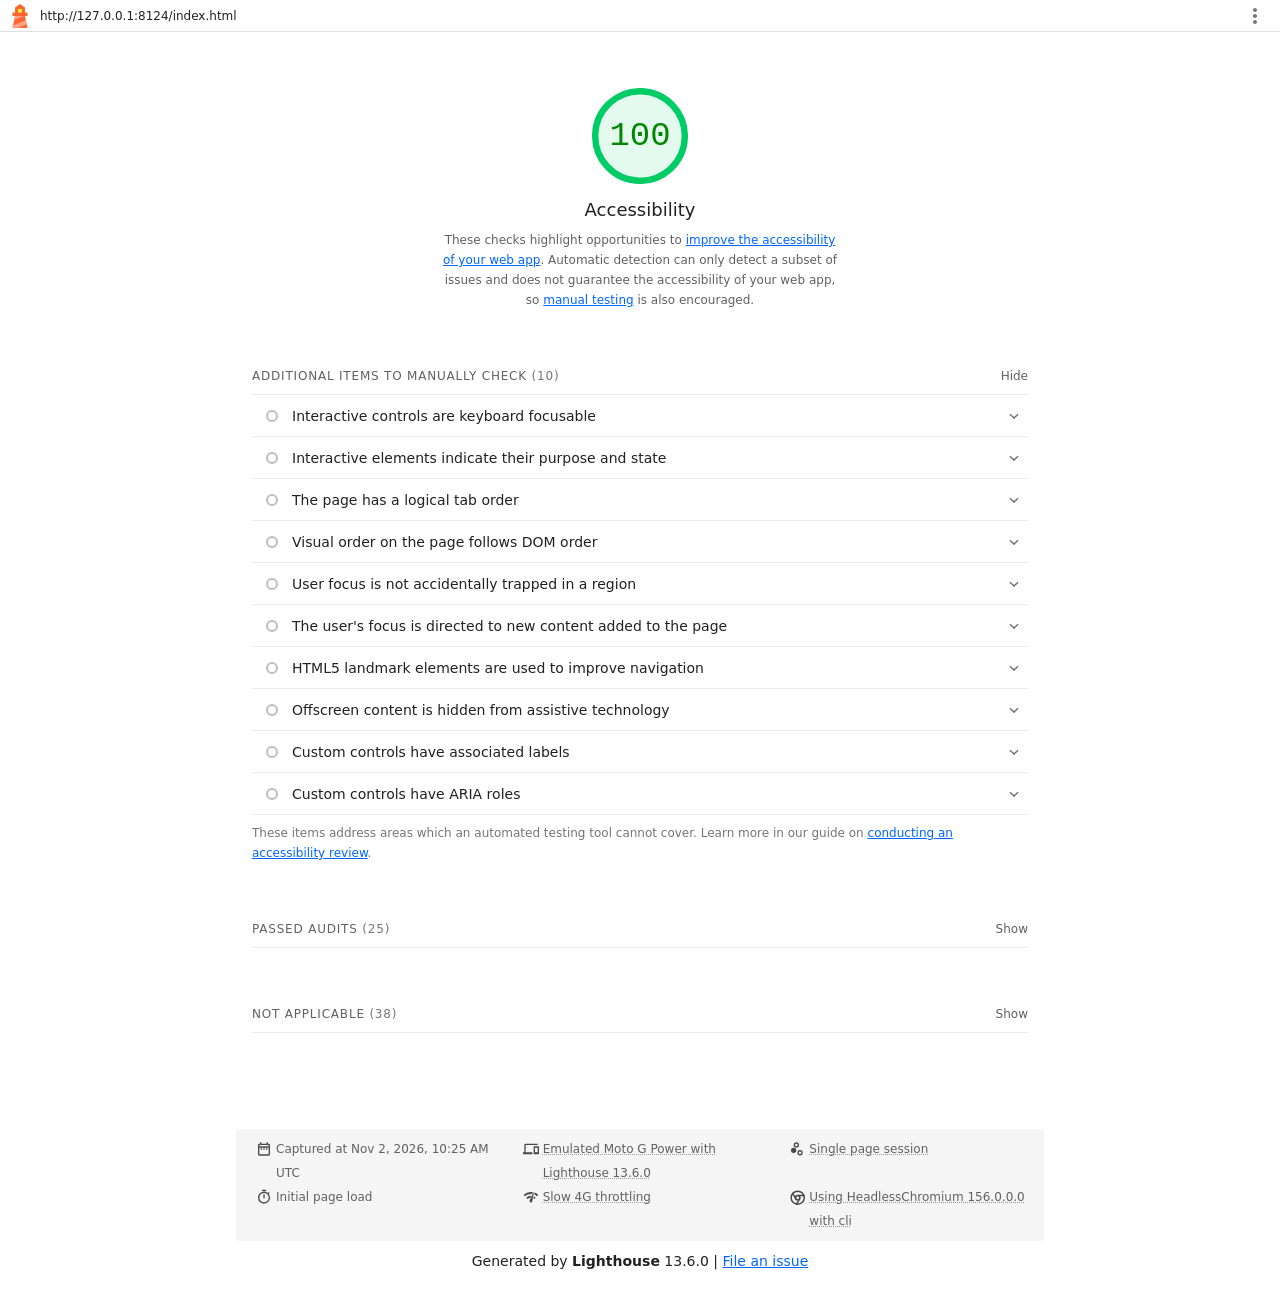
<file: images/lighthouse/ui-index.report.html>
<!--
@license
Copyright 2018 Google LLC
SPDX-License-Identifier: Apache-2.0
-->
<!doctype html>
<html lang="en">
<head>
  <meta charset="utf-8">
  <meta name="viewport" content="width=device-width, initial-scale=1, minimum-scale=1">
  <link rel="icon" href='data:image/svg+xml;utf8,<svg fill="none" xmlns="http://www.w3.org/2000/svg" viewBox="0 0 48 48"><path d="m14 7 10-7 10 7v10h5v7h-5l5 24H9l5-24H9v-7h5V7Z" fill="%23F63"/><path d="M31.561 24H14l-1.689 8.105L31.561 24ZM18.983 48H9l1.022-4.907L35.723 32.27l1.663 7.98L18.983 48Z" fill="%23FFA385"/><path fill="%23FF3" d="M20.5 10h7v7h-7z"/></svg>'>
  <title>Lighthouse Report</title>
  <style>body {margin: 0}</style>
</head>
<body>
  <noscript>Lighthouse report requires JavaScript. Please enable.</noscript>

  <div id="lh-log"></div>

  <script>window.__LIGHTHOUSE_JSON__ = {"lighthouseVersion":"13.6.0","requestedUrl":"http://127.0.0.1:8124/index.html","mainDocumentUrl":"http://127.0.0.1:8124/index.html","finalDisplayedUrl":"http://127.0.0.1:8124/index.html","finalUrl":"http://127.0.0.1:8124/index.html","fetchTime":"2026-11-02T10:25:55.210Z","gatherMode":"navigation","runWarnings":[],"userAgent":"Mozilla/5.0 (Windows NT 10.0; Win64; x64) AppleWebKit/537.36 (KHTML, like Gecko) HeadlessChrome/156.0.0.0 Safari/537.36","environment":{"networkUserAgent":"Mozilla/5.0 (Linux; Android 11; moto g power (2022)) AppleWebKit/537.36 (KHTML, like Gecko) Chrome/156.0.0.0 Mobile Safari/537.36","hostUserAgent":"Mozilla/5.0 (Windows NT 10.0; Win64; x64) AppleWebKit/537.36 (KHTML, like Gecko) HeadlessChrome/156.0.0.0 Safari/537.36","benchmarkIndex":1611,"credits":{"axe-core":"4.14.0"}},"audits":{"accesskeys":{"id":"accesskeys","title":"`[accesskey]` values are unique","description":"Access keys let users quickly focus a part of the page. For proper navigation, each access key must be unique. [Learn more about access keys](https://dequeuniversity.com/rules/axe/4.14/accesskeys).","score":null,"scoreDisplayMode":"notApplicable"},"aria-allowed-attr":{"id":"aria-allowed-attr","title":"`[aria-*]` attributes match their roles","description":"Each ARIA `role` supports a specific subset of `aria-*` attributes. Mismatching these invalidates the `aria-*` attributes. [Learn how to match ARIA attributes to their roles](https://dequeuniversity.com/rules/axe/4.14/aria-allowed-attr).","score":1,"scoreDisplayMode":"binary","details":{"type":"table","headings":[{"key":"node","valueType":"node","subItemsHeading":{"key":"relatedNode","valueType":"node"},"label":"Failing Elements"}],"items":[]}},"aria-allowed-role":{"id":"aria-allowed-role","title":"Uses ARIA roles only on compatible elements","description":"Many HTML elements can only be assigned certain ARIA roles. Using ARIA roles where they are not allowed can interfere with the accessibility of the web page. [Learn more about ARIA roles](https://dequeuniversity.com/rules/axe/4.14/aria-allowed-role).","score":null,"scoreDisplayMode":"notApplicable"},"aria-command-name":{"id":"aria-command-name","title":"`button`, `link`, and `menuitem` elements have accessible names","description":"When an element doesn't have an accessible name, screen readers announce it with a generic name, making it unusable for users who rely on screen readers. [Learn how to make command elements more accessible](https://dequeuniversity.com/rules/axe/4.14/aria-command-name).","score":null,"scoreDisplayMode":"notApplicable"},"aria-conditional-attr":{"id":"aria-conditional-attr","title":"ARIA attributes are used as specified for the element's role","description":"Some ARIA attributes are only allowed on an element under certain conditions. [Learn more about conditional ARIA attributes](https://dequeuniversity.com/rules/axe/4.14/aria-conditional-attr).","score":1,"scoreDisplayMode":"binary","details":{"type":"table","headings":[{"key":"node","valueType":"node","subItemsHeading":{"key":"relatedNode","valueType":"node"},"label":"Failing Elements"}],"items":[]}},"aria-deprecated-role":{"id":"aria-deprecated-role","title":"Deprecated ARIA roles were not used","description":"Deprecated ARIA roles may not be processed correctly by assistive technology. [Learn more about deprecated ARIA roles](https://dequeuniversity.com/rules/axe/4.14/aria-deprecated-role).","score":1,"scoreDisplayMode":"binary","details":{"type":"table","headings":[{"key":"node","valueType":"node","subItemsHeading":{"key":"relatedNode","valueType":"node"},"label":"Failing Elements"}],"items":[]}},"aria-dialog-name":{"id":"aria-dialog-name","title":"Elements with `role=\"dialog\"` or `role=\"alertdialog\"` have accessible names.","description":"ARIA dialog elements without accessible names may prevent screen readers users from discerning the purpose of these elements. [Learn how to make ARIA dialog elements more accessible](https://dequeuniversity.com/rules/axe/4.14/aria-dialog-name).","score":null,"scoreDisplayMode":"notApplicable"},"aria-hidden-body":{"id":"aria-hidden-body","title":"`[aria-hidden=\"true\"]` is not present on the document `\u003cbody>`","description":"Assistive technologies, like screen readers, work inconsistently when `aria-hidden=\"true\"` is set on the document `\u003cbody>`. [Learn how `aria-hidden` affects the document body](https://dequeuniversity.com/rules/axe/4.14/aria-hidden-body).","score":1,"scoreDisplayMode":"binary","details":{"type":"table","headings":[{"key":"node","valueType":"node","subItemsHeading":{"key":"relatedNode","valueType":"node"},"label":"Failing Elements"}],"items":[]}},"aria-hidden-focus":{"id":"aria-hidden-focus","title":"`[aria-hidden=\"true\"]` elements do not contain focusable descendents","description":"Focusable descendents within an `[aria-hidden=\"true\"]` element prevent those interactive elements from being available to users of assistive technologies like screen readers. [Learn how `aria-hidden` affects focusable elements](https://dequeuniversity.com/rules/axe/4.14/aria-hidden-focus).","score":1,"scoreDisplayMode":"binary","details":{"type":"table","headings":[{"key":"node","valueType":"node","subItemsHeading":{"key":"relatedNode","valueType":"node"},"label":"Failing Elements"}],"items":[]}},"aria-input-field-name":{"id":"aria-input-field-name","title":"ARIA input fields have accessible names","description":"When an input field doesn't have an accessible name, screen readers announce it with a generic name, making it unusable for users who rely on screen readers. [Learn more about input field labels](https://dequeuniversity.com/rules/axe/4.14/aria-input-field-name).","score":null,"scoreDisplayMode":"notApplicable"},"aria-meter-name":{"id":"aria-meter-name","title":"ARIA `meter` elements have accessible names","description":"When a meter element doesn't have an accessible name, screen readers announce it with a generic name, making it unusable for users who rely on screen readers. [Learn how to name `meter` elements](https://dequeuniversity.com/rules/axe/4.14/aria-meter-name).","score":null,"scoreDisplayMode":"notApplicable"},"aria-progressbar-name":{"id":"aria-progressbar-name","title":"ARIA `progressbar` elements have accessible names","description":"When a `progressbar` element doesn't have an accessible name, screen readers announce it with a generic name, making it unusable for users who rely on screen readers. [Learn how to label `progressbar` elements](https://dequeuniversity.com/rules/axe/4.14/aria-progressbar-name).","score":null,"scoreDisplayMode":"notApplicable"},"aria-prohibited-attr":{"id":"aria-prohibited-attr","title":"Elements use only permitted ARIA attributes","description":"Using ARIA attributes in roles where they are prohibited can mean that important information is not communicated to users of assistive technologies. [Learn more about prohibited ARIA roles](https://dequeuniversity.com/rules/axe/4.14/aria-prohibited-attr).","score":1,"scoreDisplayMode":"binary","details":{"type":"table","headings":[{"key":"node","valueType":"node","subItemsHeading":{"key":"relatedNode","valueType":"node"},"label":"Failing Elements"}],"items":[]}},"aria-required-attr":{"id":"aria-required-attr","title":"`[role]`s have all required `[aria-*]` attributes","description":"Some ARIA roles have required attributes that describe the state of the element to screen readers. [Learn more about roles and required attributes](https://dequeuniversity.com/rules/axe/4.14/aria-required-attr).","score":1,"scoreDisplayMode":"binary","details":{"type":"table","headings":[{"key":"node","valueType":"node","subItemsHeading":{"key":"relatedNode","valueType":"node"},"label":"Failing Elements"}],"items":[]}},"aria-required-children":{"id":"aria-required-children","title":"Elements with an ARIA `[role]` that require children to contain a specific `[role]` have all required children.","description":"Some ARIA parent roles must contain specific child roles to perform their intended accessibility functions. [Learn more about roles and required children elements](https://dequeuniversity.com/rules/axe/4.14/aria-required-children).","score":null,"scoreDisplayMode":"notApplicable"},"aria-required-parent":{"id":"aria-required-parent","title":"`[role]`s are contained by their required parent element","description":"Some ARIA child roles must be contained by specific parent roles to properly perform their intended accessibility functions. [Learn more about ARIA roles and required parent element](https://dequeuniversity.com/rules/axe/4.14/aria-required-parent).","score":null,"scoreDisplayMode":"notApplicable"},"aria-roles":{"id":"aria-roles","title":"`[role]` values are valid","description":"ARIA roles must have valid values in order to perform their intended accessibility functions. [Learn more about valid ARIA roles](https://dequeuniversity.com/rules/axe/4.14/aria-roles).","score":1,"scoreDisplayMode":"binary","details":{"type":"table","headings":[{"key":"node","valueType":"node","subItemsHeading":{"key":"relatedNode","valueType":"node"},"label":"Failing Elements"}],"items":[]}},"aria-text":{"id":"aria-text","title":"Elements with the `role=text` attribute do not have focusable descendents.","description":"Adding `role=text` around a text node split by markup enables VoiceOver to treat it as one phrase, but the element's focusable descendents will not be announced. [Learn more about the `role=text` attribute](https://dequeuniversity.com/rules/axe/4.14/aria-text).","score":null,"scoreDisplayMode":"notApplicable"},"aria-toggle-field-name":{"id":"aria-toggle-field-name","title":"ARIA toggle fields have accessible names","description":"When a toggle field doesn't have an accessible name, screen readers announce it with a generic name, making it unusable for users who rely on screen readers. [Learn more about toggle fields](https://dequeuniversity.com/rules/axe/4.14/aria-toggle-field-name).","score":null,"scoreDisplayMode":"notApplicable"},"aria-tooltip-name":{"id":"aria-tooltip-name","title":"ARIA `tooltip` elements have accessible names","description":"When a tooltip element doesn't have an accessible name, screen readers announce it with a generic name, making it unusable for users who rely on screen readers. [Learn how to name `tooltip` elements](https://dequeuniversity.com/rules/axe/4.14/aria-tooltip-name).","score":null,"scoreDisplayMode":"notApplicable"},"aria-treeitem-name":{"id":"aria-treeitem-name","title":"ARIA `treeitem` elements have accessible names","description":"When a `treeitem` element doesn't have an accessible name, screen readers announce it with a generic name, making it unusable for users who rely on screen readers. [Learn more about labeling `treeitem` elements](https://dequeuniversity.com/rules/axe/4.14/aria-treeitem-name).","score":null,"scoreDisplayMode":"notApplicable"},"aria-valid-attr-value":{"id":"aria-valid-attr-value","title":"`[aria-*]` attributes have valid values","description":"Assistive technologies, like screen readers, can't interpret ARIA attributes with invalid values. [Learn more about valid values for ARIA attributes](https://dequeuniversity.com/rules/axe/4.14/aria-valid-attr-value).","score":1,"scoreDisplayMode":"binary","details":{"type":"table","headings":[{"key":"node","valueType":"node","subItemsHeading":{"key":"relatedNode","valueType":"node"},"label":"Failing Elements"}],"items":[]}},"aria-valid-attr":{"id":"aria-valid-attr","title":"`[aria-*]` attributes are valid and not misspelled","description":"Assistive technologies, like screen readers, can't interpret ARIA attributes with invalid names. [Learn more about valid ARIA attributes](https://dequeuniversity.com/rules/axe/4.14/aria-valid-attr).","score":1,"scoreDisplayMode":"binary","details":{"type":"table","headings":[{"key":"node","valueType":"node","subItemsHeading":{"key":"relatedNode","valueType":"node"},"label":"Failing Elements"}],"items":[]}},"button-name":{"id":"button-name","title":"Buttons have an accessible name","description":"When a button doesn't have an accessible name, screen readers announce it as \"button\", making it unusable for users who rely on screen readers. [Learn how to make buttons more accessible](https://dequeuniversity.com/rules/axe/4.14/button-name).","score":1,"scoreDisplayMode":"binary","details":{"type":"table","headings":[{"key":"node","valueType":"node","subItemsHeading":{"key":"relatedNode","valueType":"node"},"label":"Failing Elements"}],"items":[]}},"bypass":{"id":"bypass","title":"The page contains a heading, skip link, or landmark region","description":"Adding ways to bypass repetitive content lets keyboard users navigate the page more efficiently. [Learn more about bypass blocks](https://dequeuniversity.com/rules/axe/4.14/bypass).","score":null,"scoreDisplayMode":"notApplicable"},"color-contrast":{"id":"color-contrast","title":"Background and foreground colors have a sufficient contrast ratio","description":"Low-contrast text is difficult or impossible for many users to read. [Learn how to provide sufficient color contrast](https://dequeuniversity.com/rules/axe/4.14/color-contrast).","score":1,"scoreDisplayMode":"binary","details":{"type":"table","headings":[{"key":"node","valueType":"node","subItemsHeading":{"key":"relatedNode","valueType":"node"},"label":"Failing Elements"}],"items":[]}},"definition-list":{"id":"definition-list","title":"`\u003cdl>`'s contain only properly-ordered `\u003cdt>` and `\u003cdd>` groups, `\u003cscript>`, `\u003ctemplate>` or `\u003cdiv>` elements.","description":"When definition lists are not properly marked up, screen readers may produce confusing or inaccurate output. [Learn how to structure definition lists correctly](https://dequeuniversity.com/rules/axe/4.14/definition-list).","score":null,"scoreDisplayMode":"notApplicable"},"dlitem":{"id":"dlitem","title":"Definition list items are wrapped in `\u003cdl>` elements","description":"Definition list items (`\u003cdt>` and `\u003cdd>`) must be wrapped in a parent `\u003cdl>` element to ensure that screen readers can properly announce them. [Learn how to structure definition lists correctly](https://dequeuniversity.com/rules/axe/4.14/dlitem).","score":null,"scoreDisplayMode":"notApplicable"},"document-title":{"id":"document-title","title":"Document has a `\u003ctitle>` element","description":"The title gives screen reader users an overview of the page, and search engine users rely on it heavily to determine if a page is relevant to their search. [Learn more about document titles](https://dequeuniversity.com/rules/axe/4.14/document-title).","score":1,"scoreDisplayMode":"binary","details":{"type":"table","headings":[{"key":"node","valueType":"node","subItemsHeading":{"key":"relatedNode","valueType":"node"},"label":"Failing Elements"}],"items":[]}},"duplicate-id-aria":{"id":"duplicate-id-aria","title":"ARIA IDs are unique","description":"The value of an ARIA ID must be unique to prevent other instances from being overlooked by assistive technologies. [Learn how to fix duplicate ARIA IDs](https://dequeuniversity.com/rules/axe/4.14/duplicate-id-aria).","score":null,"scoreDisplayMode":"notApplicable"},"empty-heading":{"id":"empty-heading","title":"All heading elements contain content.","description":"A heading with no content or inaccessible text prevent screen reader users from accessing information on the page's structure. [Learn more about headings](https://dequeuniversity.com/rules/axe/4.14/empty-heading).","score":null,"scoreDisplayMode":"notApplicable"},"form-field-multiple-labels":{"id":"form-field-multiple-labels","title":"No form fields have multiple labels","description":"Form fields with multiple labels can be confusingly announced by assistive technologies like screen readers which use either the first, the last, or all of the labels. [Learn how to use form labels](https://dequeuniversity.com/rules/axe/4.14/form-field-multiple-labels).","score":null,"scoreDisplayMode":"notApplicable"},"frame-title":{"id":"frame-title","title":"`\u003cframe>` or `\u003ciframe>` elements have a title","description":"Screen reader users rely on frame titles to describe the contents of frames. [Learn more about frame titles](https://dequeuniversity.com/rules/axe/4.14/frame-title).","score":null,"scoreDisplayMode":"notApplicable"},"heading-order":{"id":"heading-order","title":"Heading elements appear in a sequentially-descending order","description":"Properly ordered headings that do not skip levels convey the semantic structure of the page, making it easier to navigate and understand when using assistive technologies. [Learn more about heading order](https://dequeuniversity.com/rules/axe/4.14/heading-order).","score":1,"scoreDisplayMode":"binary","details":{"type":"table","headings":[{"key":"node","valueType":"node","subItemsHeading":{"key":"relatedNode","valueType":"node"},"label":"Failing Elements"}],"items":[]}},"html-has-lang":{"id":"html-has-lang","title":"`\u003chtml>` element has a `[lang]` attribute","description":"If a page doesn't specify a `lang` attribute, a screen reader assumes that the page is in the default language that the user chose when setting up the screen reader. If the page isn't actually in the default language, then the screen reader might not announce the page's text correctly. [Learn more about the `lang` attribute](https://dequeuniversity.com/rules/axe/4.14/html-has-lang).","score":1,"scoreDisplayMode":"binary","details":{"type":"table","headings":[{"key":"node","valueType":"node","subItemsHeading":{"key":"relatedNode","valueType":"node"},"label":"Failing Elements"}],"items":[]}},"html-lang-valid":{"id":"html-lang-valid","title":"`\u003chtml>` element has a valid value for its `[lang]` attribute","description":"Specifying a valid [BCP 47 language](https://www.w3.org/International/questions/qa-choosing-language-tags#question) helps screen readers announce text properly. [Learn how to use the `lang` attribute](https://dequeuniversity.com/rules/axe/4.14/html-lang-valid).","score":1,"scoreDisplayMode":"binary","details":{"type":"table","headings":[{"key":"node","valueType":"node","subItemsHeading":{"key":"relatedNode","valueType":"node"},"label":"Failing Elements"}],"items":[]}},"html-xml-lang-mismatch":{"id":"html-xml-lang-mismatch","title":"`\u003chtml>` element has an `[xml:lang]` attribute with the same base language as the `[lang]` attribute.","description":"If the webpage does not specify a consistent language, then the screen reader might not announce the page's text correctly. [Learn more about the `lang` attribute](https://dequeuniversity.com/rules/axe/4.14/html-xml-lang-mismatch).","score":null,"scoreDisplayMode":"notApplicable"},"identical-links-same-purpose":{"id":"identical-links-same-purpose","title":"Identical links have the same purpose.","description":"Links with the same destination should have the same description, to help users understand the link's purpose and decide whether to follow it. [Learn more about identical links](https://dequeuniversity.com/rules/axe/4.14/identical-links-same-purpose).","score":null,"scoreDisplayMode":"notApplicable"},"image-alt":{"id":"image-alt","title":"Image elements have `[alt]` attributes","description":"Informative elements should aim for short, descriptive alternate text. Decorative elements can be ignored with an empty alt attribute. [Learn more about the `alt` attribute](https://dequeuniversity.com/rules/axe/4.14/image-alt).","score":1,"scoreDisplayMode":"binary","details":{"type":"table","headings":[{"key":"node","valueType":"node","subItemsHeading":{"key":"relatedNode","valueType":"node"},"label":"Failing Elements"}],"items":[]}},"image-redundant-alt":{"id":"image-redundant-alt","title":"Image elements do not have `[alt]` attributes that are redundant text.","description":"Informative elements should aim for short, descriptive alternative text. Alternative text that is exactly the same as the text adjacent to the link or image is potentially confusing for screen reader users, because the text will be read twice. [Learn more about the `alt` attribute](https://dequeuniversity.com/rules/axe/4.14/image-redundant-alt).","score":null,"scoreDisplayMode":"notApplicable"},"input-button-name":{"id":"input-button-name","title":"Input buttons have discernible text.","description":"Adding discernable and accessible text to input buttons may help screen reader users understand the purpose of the input button. [Learn more about input buttons](https://dequeuniversity.com/rules/axe/4.14/input-button-name).","score":null,"scoreDisplayMode":"notApplicable"},"input-image-alt":{"id":"input-image-alt","title":"`\u003cinput type=\"image\">` elements have `[alt]` text","description":"When an image is being used as an `\u003cinput>` button, providing alternative text can help screen reader users understand the purpose of the button. [Learn about input image alt text](https://dequeuniversity.com/rules/axe/4.14/input-image-alt).","score":null,"scoreDisplayMode":"notApplicable"},"label-content-name-mismatch":{"id":"label-content-name-mismatch","title":"Elements with visible text labels have matching accessible names.","description":"Visible text labels that do not match the accessible name can result in a confusing experience for screen reader users. [Learn more about accessible names](https://dequeuniversity.com/rules/axe/4.14/label-content-name-mismatch).","score":1,"scoreDisplayMode":"binary","details":{"type":"table","headings":[{"key":"node","valueType":"node","subItemsHeading":{"key":"relatedNode","valueType":"node"},"label":"Failing Elements"}],"items":[]}},"label":{"id":"label","title":"Form elements have associated labels","description":"Labels ensure that form controls are announced properly by assistive technologies, like screen readers. [Learn more about form element labels](https://dequeuniversity.com/rules/axe/4.14/label).","score":null,"scoreDisplayMode":"notApplicable"},"landmark-one-main":{"id":"landmark-one-main","title":"Document has a main landmark.","description":"One main landmark helps screen reader users navigate a web page. [Learn more about landmarks](https://dequeuniversity.com/rules/axe/4.14/landmark-one-main).","score":1,"scoreDisplayMode":"binary","details":{"type":"table","headings":[{"key":"node","valueType":"node","subItemsHeading":{"key":"relatedNode","valueType":"node"},"label":"Failing Elements"}],"items":[]}},"link-name":{"id":"link-name","title":"Links have a discernible name","description":"Link text (and alternate text for images, when used as links) that is discernible, unique, and focusable improves the navigation experience for screen reader users. [Learn how to make links accessible](https://dequeuniversity.com/rules/axe/4.14/link-name).","score":1,"scoreDisplayMode":"binary","details":{"type":"table","headings":[{"key":"node","valueType":"node","subItemsHeading":{"key":"relatedNode","valueType":"node"},"label":"Failing Elements"}],"items":[]}},"link-in-text-block":{"id":"link-in-text-block","title":"Links are distinguishable without relying on color.","description":"Low-contrast text is difficult or impossible for many users to read. Link text that is discernible improves the experience for users with low vision. [Learn how to make links distinguishable](https://dequeuniversity.com/rules/axe/4.14/link-in-text-block).","score":null,"scoreDisplayMode":"notApplicable"},"list":{"id":"list","title":"Lists contain only `\u003cli>` elements and script supporting elements (`\u003cscript>` and `\u003ctemplate>`).","description":"Screen readers have a specific way of announcing lists. Ensuring proper list structure aids screen reader output. [Learn more about proper list structure](https://dequeuniversity.com/rules/axe/4.14/list).","score":1,"scoreDisplayMode":"binary","details":{"type":"table","headings":[{"key":"node","valueType":"node","subItemsHeading":{"key":"relatedNode","valueType":"node"},"label":"Failing Elements"}],"items":[]}},"listitem":{"id":"listitem","title":"List items (`\u003cli>`) are contained within `\u003cul>`, `\u003col>` or `\u003cmenu>` parent elements","description":"Screen readers require list items (`\u003cli>`) to be contained within a parent `\u003cul>`, `\u003col>` or `\u003cmenu>` to be announced properly. [Learn more about proper list structure](https://dequeuniversity.com/rules/axe/4.14/listitem).","score":1,"scoreDisplayMode":"binary","details":{"type":"table","headings":[{"key":"node","valueType":"node","subItemsHeading":{"key":"relatedNode","valueType":"node"},"label":"Failing Elements"}],"items":[]}},"meta-refresh":{"id":"meta-refresh","title":"The document does not use `\u003cmeta http-equiv=\"refresh\">`","description":"Users do not expect a page to refresh automatically, and doing so will move focus back to the top of the page. This may create a frustrating or confusing experience. [Learn more about the refresh meta tag](https://dequeuniversity.com/rules/axe/4.14/meta-refresh).","score":null,"scoreDisplayMode":"notApplicable"},"meta-viewport":{"id":"meta-viewport","title":"`[user-scalable=\"no\"]` is not used in the `\u003cmeta name=\"viewport\">` element and the `[maximum-scale]` attribute is not less than 5.","description":"Disabling zooming is problematic for users with low vision who rely on screen magnification to properly see the contents of a web page. [Learn more about the viewport meta tag](https://dequeuniversity.com/rules/axe/4.14/meta-viewport).","score":1,"scoreDisplayMode":"binary","details":{"type":"table","headings":[{"key":"node","valueType":"node","subItemsHeading":{"key":"relatedNode","valueType":"node"},"label":"Failing Elements"}],"items":[]}},"object-alt":{"id":"object-alt","title":"`\u003cobject>` elements have alternate text","description":"Screen readers cannot translate non-text content. Adding alternate text to `\u003cobject>` elements helps screen readers convey meaning to users. [Learn more about alt text for `object` elements](https://dequeuniversity.com/rules/axe/4.14/object-alt).","score":null,"scoreDisplayMode":"notApplicable"},"select-name":{"id":"select-name","title":"Select elements have associated label elements.","description":"Form elements without effective labels can create frustrating experiences for screen reader users. [Learn more about the `select` element](https://dequeuniversity.com/rules/axe/4.14/select-name).","score":null,"scoreDisplayMode":"notApplicable"},"skip-link":{"id":"skip-link","title":"Skip links are focusable.","description":"Including a skip link can help users skip to the main content to save time. [Learn more about skip links](https://dequeuniversity.com/rules/axe/4.14/skip-link).","score":1,"scoreDisplayMode":"binary","details":{"type":"table","headings":[{"key":"node","valueType":"node","subItemsHeading":{"key":"relatedNode","valueType":"node"},"label":"Failing Elements"}],"items":[]}},"tabindex":{"id":"tabindex","title":"No element has a `[tabindex]` value greater than 0","description":"A value greater than 0 implies an explicit navigation ordering. Although technically valid, this often creates frustrating experiences for users who rely on assistive technologies. [Learn more about the `tabindex` attribute](https://dequeuniversity.com/rules/axe/4.14/tabindex).","score":1,"scoreDisplayMode":"binary","details":{"type":"table","headings":[{"key":"node","valueType":"node","subItemsHeading":{"key":"relatedNode","valueType":"node"},"label":"Failing Elements"}],"items":[]}},"table-duplicate-name":{"id":"table-duplicate-name","title":"Tables have different content in the summary attribute and `\u003ccaption>`.","description":"The summary attribute should describe the table structure, while `\u003ccaption>` should have the onscreen title. Accurate table mark-up helps users of screen readers. [Learn more about summary and caption](https://dequeuniversity.com/rules/axe/4.14/table-duplicate-name).","score":null,"scoreDisplayMode":"notApplicable"},"table-fake-caption":{"id":"table-fake-caption","title":"Tables use `\u003ccaption>` instead of cells with the `[colspan]` attribute to indicate a caption.","description":"Screen readers have features to make navigating tables easier. Ensuring that tables use the actual caption element instead of cells with the `[colspan]` attribute may improve the experience for screen reader users. [Learn more about captions](https://dequeuniversity.com/rules/axe/4.14/table-fake-caption).","score":null,"scoreDisplayMode":"notApplicable"},"target-size":{"id":"target-size","title":"Touch targets have sufficient size and spacing.","description":"Touch targets with sufficient size and spacing help users who may have difficulty targeting small controls to activate the targets. [Learn more about touch targets](https://dequeuniversity.com/rules/axe/4.14/target-size).","score":1,"scoreDisplayMode":"binary","details":{"type":"table","headings":[{"key":"node","valueType":"node","subItemsHeading":{"key":"relatedNode","valueType":"node"},"label":"Failing Elements"}],"items":[]}},"td-has-header":{"id":"td-has-header","title":"`\u003ctd>` elements in a large `\u003ctable>` have one or more table headers.","description":"Screen readers have features to make navigating tables easier. Ensuring that `\u003ctd>` elements in a large table (3 or more cells in width and height) have an associated table header may improve the experience for screen reader users. [Learn more about table headers](https://dequeuniversity.com/rules/axe/4.14/td-has-header).","score":null,"scoreDisplayMode":"notApplicable"},"td-headers-attr":{"id":"td-headers-attr","title":"Cells in a `\u003ctable>` element that use the `[headers]` attribute refer to table cells within the same table.","description":"Screen readers have features to make navigating tables easier. Ensuring `\u003ctd>` cells using the `[headers]` attribute only refer to other cells in the same table may improve the experience for screen reader users. [Learn more about the `headers` attribute](https://dequeuniversity.com/rules/axe/4.14/td-headers-attr).","score":null,"scoreDisplayMode":"notApplicable"},"th-has-data-cells":{"id":"th-has-data-cells","title":"`\u003cth>` elements and elements with `[role=\"columnheader\"/\"rowheader\"]` have data cells they describe.","description":"Screen readers have features to make navigating tables easier. Ensuring table headers always refer to some set of cells may improve the experience for screen reader users. [Learn more about table headers](https://dequeuniversity.com/rules/axe/4.14/th-has-data-cells).","score":null,"scoreDisplayMode":"notApplicable"},"valid-lang":{"id":"valid-lang","title":"`[lang]` attributes have a valid value","description":"Specifying a valid [BCP 47 language](https://www.w3.org/International/questions/qa-choosing-language-tags#question) on elements helps ensure that text is pronounced correctly by a screen reader. [Learn how to use the `lang` attribute](https://dequeuniversity.com/rules/axe/4.14/valid-lang).","score":null,"scoreDisplayMode":"notApplicable"},"video-caption":{"id":"video-caption","title":"`\u003cvideo>` elements contain a `\u003ctrack>` element with `[kind=\"captions\"]`","description":"When a video provides a caption it is easier for deaf and hearing impaired users to access its information. [Learn more about video captions](https://dequeuniversity.com/rules/axe/4.14/video-caption).","score":null,"scoreDisplayMode":"notApplicable"},"custom-controls-labels":{"id":"custom-controls-labels","title":"Custom controls have associated labels","description":"Custom interactive controls have associated labels, provided by aria-label or aria-labelledby. [Learn more about custom controls and labels](https://developer.chrome.com/docs/lighthouse/accessibility/custom-controls-labels/).","score":null,"scoreDisplayMode":"manual"},"custom-controls-roles":{"id":"custom-controls-roles","title":"Custom controls have ARIA roles","description":"Custom interactive controls have appropriate ARIA roles. [Learn how to add roles to custom controls](https://developer.chrome.com/docs/lighthouse/accessibility/custom-control-roles/).","score":null,"scoreDisplayMode":"manual"},"focus-traps":{"id":"focus-traps","title":"User focus is not accidentally trapped in a region","description":"A user can tab into and out of any control or region without accidentally trapping their focus. [Learn how to avoid focus traps](https://developer.chrome.com/docs/lighthouse/accessibility/focus-traps/).","score":null,"scoreDisplayMode":"manual"},"focusable-controls":{"id":"focusable-controls","title":"Interactive controls are keyboard focusable","description":"Custom interactive controls are keyboard focusable and display a focus indicator. [Learn how to make custom controls focusable](https://developer.chrome.com/docs/lighthouse/accessibility/focusable-controls/).","score":null,"scoreDisplayMode":"manual"},"interactive-element-affordance":{"id":"interactive-element-affordance","title":"Interactive elements indicate their purpose and state","description":"Interactive elements, such as links and buttons, should indicate their state and be distinguishable from non-interactive elements. [Learn how to decorate interactive elements with affordance hints](https://developer.chrome.com/docs/lighthouse/accessibility/interactive-element-affordance/).","score":null,"scoreDisplayMode":"manual"},"logical-tab-order":{"id":"logical-tab-order","title":"The page has a logical tab order","description":"Tabbing through the page follows the visual layout. Users cannot focus elements that are offscreen. [Learn more about logical tab ordering](https://developer.chrome.com/docs/lighthouse/accessibility/logical-tab-order/).","score":null,"scoreDisplayMode":"manual"},"managed-focus":{"id":"managed-focus","title":"The user's focus is directed to new content added to the page","description":"If new content, such as a dialog, is added to the page, the user's focus is directed to it. [Learn how to direct focus to new content](https://developer.chrome.com/docs/lighthouse/accessibility/managed-focus/).","score":null,"scoreDisplayMode":"manual"},"offscreen-content-hidden":{"id":"offscreen-content-hidden","title":"Offscreen content is hidden from assistive technology","description":"Offscreen content is hidden with display: none or aria-hidden=true. [Learn how to properly hide offscreen content](https://developer.chrome.com/docs/lighthouse/accessibility/offscreen-content-hidden/).","score":null,"scoreDisplayMode":"manual"},"use-landmarks":{"id":"use-landmarks","title":"HTML5 landmark elements are used to improve navigation","description":"Landmark elements (`\u003cmain>`, `\u003cnav>`, etc.) are used to improve the keyboard navigation of the page for assistive technology. [Learn more about landmark elements](https://developer.chrome.com/docs/lighthouse/accessibility/use-landmarks/).","score":null,"scoreDisplayMode":"manual"},"visual-order-follows-dom":{"id":"visual-order-follows-dom","title":"Visual order on the page follows DOM order","description":"DOM order matches the visual order, improving navigation for assistive technology. [Learn more about DOM and visual ordering](https://developer.chrome.com/docs/lighthouse/accessibility/visual-order-follows-dom/).","score":null,"scoreDisplayMode":"manual"},"autocomplete-valid":{"id":"autocomplete-valid","title":"`autocomplete` attributes are used correctly","description":"The `autocomplete` attribute values must be valid and correctly applied for screen readers to function correctly. [Learn more about valid autocomplete values](https://dequeuniversity.com/rules/axe/4.14/autocomplete-valid).","score":null,"scoreDisplayMode":"notApplicable"},"presentation-role-conflict":{"id":"presentation-role-conflict","title":"Elements with `role=\"none\"` or `role=\"presentation\"` do not have conflicts","description":"There are certain cases where the semantic role of an element with `role=\"none\"` or `role=\"presentation\"` does not resolve to none or presentation. To ensure the element remains removed from the accessibility tree, you should not add any global ARIA attributes to the element or make it focusable. [Learn more about presentation role conflict](https://dequeuniversity.com/rules/axe/4.14/presentation-role-conflict).","score":null,"scoreDisplayMode":"notApplicable"},"svg-img-alt":{"id":"svg-img-alt","title":"SVG elements with an `img` role have an accessible text alternative","description":"Ensures SVG elements with an `img`, `graphics-document` or `graphics-symbol` role have an accessible text alternative. [Learn more about SVG alt text](https://dequeuniversity.com/rules/axe/4.14/svg-img-alt).","score":null,"scoreDisplayMode":"notApplicable"}},"configSettings":{"output":["html","json"],"maxWaitForFcp":30000,"maxWaitForLoad":45000,"pauseAfterFcpMs":1000,"pauseAfterLoadMs":1000,"networkQuietThresholdMs":1000,"cpuQuietThresholdMs":1000,"formFactor":"mobile","throttling":{"rttMs":150,"throughputKbps":1638.4,"requestLatencyMs":562.5,"downloadThroughputKbps":1474.5600000000002,"uploadThroughputKbps":675,"cpuSlowdownMultiplier":4},"throttlingMethod":"simulate","screenEmulation":{"mobile":true,"width":412,"height":823,"deviceScaleFactor":1.75,"disabled":false},"emulatedUserAgent":"Mozilla/5.0 (Linux; Android 11; moto g power (2022)) AppleWebKit/537.36 (KHTML, like Gecko) Chrome/136.0.0.0 Mobile Safari/537.36","auditMode":false,"gatherMode":false,"clearStorageTypes":["file_systems","shader_cache","service_workers","cache_storage"],"disableStorageReset":false,"debugNavigation":false,"channel":"cli","usePassiveGathering":false,"disableFullPageScreenshot":false,"skipAboutBlank":false,"blankPage":"about:blank","ignoreStatusCode":false,"locale":"en-US","blockedUrlPatterns":null,"additionalTraceCategories":null,"extraHeaders":null,"precomputedLanternData":null,"onlyAudits":null,"onlyCategories":["accessibility"],"skipAudits":null},"categories":{"accessibility":{"title":"Accessibility","description":"These checks highlight opportunities to [improve the accessibility of your web app](https://developer.chrome.com/docs/lighthouse/accessibility/). Automatic detection can only detect a subset of issues and does not guarantee the accessibility of your web app, so [manual testing](https://web.dev/articles/how-to-review) is also encouraged.","manualDescription":"These items address areas which an automated testing tool cannot cover. Learn more in our guide on [conducting an accessibility review](https://web.dev/articles/how-to-review).","supportedModes":["navigation","snapshot"],"auditRefs":[{"id":"accesskeys","weight":0,"group":"a11y-navigation"},{"id":"aria-allowed-attr","weight":10,"group":"a11y-aria"},{"id":"aria-command-name","weight":0,"group":"a11y-aria"},{"id":"aria-conditional-attr","weight":7,"group":"a11y-aria"},{"id":"aria-deprecated-role","weight":1,"group":"a11y-aria"},{"id":"aria-dialog-name","weight":0,"group":"a11y-aria"},{"id":"aria-hidden-body","weight":10,"group":"a11y-aria"},{"id":"aria-hidden-focus","weight":7,"group":"a11y-aria"},{"id":"aria-input-field-name","weight":0,"group":"a11y-aria"},{"id":"aria-meter-name","weight":0,"group":"a11y-aria"},{"id":"aria-progressbar-name","weight":0,"group":"a11y-aria"},{"id":"aria-prohibited-attr","weight":7,"group":"a11y-aria"},{"id":"aria-required-attr","weight":10,"group":"a11y-aria"},{"id":"aria-required-children","weight":0,"group":"a11y-aria"},{"id":"aria-required-parent","weight":0,"group":"a11y-aria"},{"id":"aria-roles","weight":10,"group":"a11y-aria"},{"id":"aria-text","weight":0,"group":"a11y-aria"},{"id":"aria-toggle-field-name","weight":0,"group":"a11y-aria"},{"id":"aria-tooltip-name","weight":0,"group":"a11y-aria"},{"id":"aria-treeitem-name","weight":0,"group":"a11y-aria"},{"id":"aria-valid-attr-value","weight":10,"group":"a11y-aria"},{"id":"aria-valid-attr","weight":10,"group":"a11y-aria"},{"id":"button-name","weight":10,"group":"a11y-names-labels"},{"id":"bypass","weight":0,"group":"a11y-navigation"},{"id":"color-contrast","weight":7,"group":"a11y-color-contrast"},{"id":"definition-list","weight":0,"group":"a11y-tables-lists"},{"id":"dlitem","weight":0,"group":"a11y-tables-lists"},{"id":"document-title","weight":7,"group":"a11y-names-labels"},{"id":"duplicate-id-aria","weight":0,"group":"a11y-aria"},{"id":"form-field-multiple-labels","weight":0,"group":"a11y-names-labels"},{"id":"frame-title","weight":0,"group":"a11y-names-labels"},{"id":"heading-order","weight":3,"group":"a11y-navigation"},{"id":"html-has-lang","weight":7,"group":"a11y-language"},{"id":"html-lang-valid","weight":7,"group":"a11y-language"},{"id":"html-xml-lang-mismatch","weight":0,"group":"a11y-language"},{"id":"image-alt","weight":10,"group":"a11y-names-labels"},{"id":"input-button-name","weight":0,"group":"a11y-names-labels"},{"id":"input-image-alt","weight":0,"group":"a11y-names-labels"},{"id":"label","weight":0,"group":"a11y-names-labels"},{"id":"link-in-text-block","weight":0,"group":"a11y-color-contrast"},{"id":"link-name","weight":7,"group":"a11y-names-labels"},{"id":"list","weight":7,"group":"a11y-tables-lists"},{"id":"listitem","weight":7,"group":"a11y-tables-lists"},{"id":"meta-refresh","weight":0,"group":"a11y-best-practices"},{"id":"meta-viewport","weight":10,"group":"a11y-best-practices"},{"id":"object-alt","weight":0,"group":"a11y-names-labels"},{"id":"select-name","weight":0,"group":"a11y-names-labels"},{"id":"skip-link","weight":3,"group":"a11y-names-labels"},{"id":"tabindex","weight":7,"group":"a11y-navigation"},{"id":"target-size","weight":7,"group":"a11y-best-practices"},{"id":"td-headers-attr","weight":0,"group":"a11y-tables-lists"},{"id":"th-has-data-cells","weight":0,"group":"a11y-tables-lists"},{"id":"valid-lang","weight":0,"group":"a11y-language"},{"id":"video-caption","weight":0,"group":"a11y-audio-video"},{"id":"landmark-one-main","weight":3,"group":"a11y-best-practices"},{"id":"autocomplete-valid","weight":0,"group":"a11y-best-practices"},{"id":"presentation-role-conflict","weight":0,"group":"a11y-best-practices"},{"id":"svg-img-alt","weight":0,"group":"a11y-best-practices"},{"id":"focusable-controls","weight":0},{"id":"interactive-element-affordance","weight":0},{"id":"logical-tab-order","weight":0},{"id":"visual-order-follows-dom","weight":0},{"id":"focus-traps","weight":0},{"id":"managed-focus","weight":0},{"id":"use-landmarks","weight":0},{"id":"offscreen-content-hidden","weight":0},{"id":"custom-controls-labels","weight":0},{"id":"custom-controls-roles","weight":0},{"id":"table-duplicate-name","weight":0,"group":"a11y-best-practices"},{"id":"empty-heading","weight":0,"group":"a11y-best-practices"},{"id":"aria-allowed-role","weight":0,"group":"a11y-best-practices"},{"id":"image-redundant-alt","weight":0,"group":"a11y-names-labels"},{"id":"identical-links-same-purpose","weight":0,"group":"a11y-best-practices"},{"id":"label-content-name-mismatch","weight":0,"group":"hidden"},{"id":"table-fake-caption","weight":0,"group":"hidden"},{"id":"td-has-header","weight":0,"group":"hidden"}],"id":"accessibility","score":1}},"categoryGroups":{"metrics":{"title":"Metrics"},"insights":{"title":"Insights","description":"These insights are also available in the Chrome DevTools Performance Panel - [record a trace](https://developer.chrome.com/docs/devtools/performance/reference) to view more detailed information."},"diagnostics":{"title":"Diagnostics","description":"More information about the performance of your application. These numbers don't [directly affect](https://developer.chrome.com/docs/lighthouse/performance/performance-scoring/) the Performance score."},"a11y-best-practices":{"title":"Best practices","description":"These items highlight common accessibility best practices."},"a11y-color-contrast":{"title":"Contrast","description":"These are opportunities to improve the legibility of your content."},"a11y-names-labels":{"title":"Names and labels","description":"These are opportunities to improve the semantics of the controls in your application. This may enhance the experience for users of assistive technology, like a screen reader."},"a11y-navigation":{"title":"Navigation","description":"These are opportunities to improve keyboard navigation in your application."},"a11y-aria":{"title":"ARIA","description":"These are opportunities to improve the usage of ARIA in your application which may enhance the experience for users of assistive technology, like a screen reader."},"a11y-language":{"title":"Internationalization and localization","description":"These are opportunities to improve the interpretation of your content by users in different locales."},"a11y-audio-video":{"title":"Audio and video","description":"These are opportunities to provide alternative content for audio and video. This may improve the experience for users with hearing or vision impairments."},"a11y-tables-lists":{"title":"Tables and lists","description":"These are opportunities to improve the experience of reading tabular or list data using assistive technology, like a screen reader."},"seo-mobile":{"title":"Mobile Friendly","description":"Make sure your pages are mobile friendly so users don’t have to pinch or zoom in order to read the content pages. [Learn how to make pages mobile-friendly](https://developers.google.com/search/mobile-sites/)."},"seo-content":{"title":"Content Best Practices","description":"Format your HTML in a way that enables crawlers to better understand your app’s content."},"seo-crawl":{"title":"Crawling and Indexing","description":"To appear in search results, crawlers need access to your app."},"best-practices-trust-safety":{"title":"Trust and Safety"},"best-practices-ux":{"title":"User Experience"},"best-practices-browser-compat":{"title":"Browser Compatibility"},"best-practices-general":{"title":"General"},"webmcp":{"title":"WebMCP","description":"Audits validating WebMCP integration."},"agent-accessibility":{"title":"Agent Accessibility","description":"These audits highlight best practices for improving the accessibility of the website for AI agents."},"agent-discoverability":{"title":"Agent Discoverability","description":"These audits validate that websites expose discoverable resources, documentation, and catalogs for AI agents."},"hidden":{"title":""}},"stackPacks":[],"entities":[{"name":"127.0.0.1","origins":["http://127.0.0.1:8124"],"isFirstParty":true,"isUnrecognized":true}],"fullPageScreenshot":{"screenshot":{"data":"[data-uri]","width":412,"height":4966},"nodes":{"1-0-BUTTON":{"id":"","top":949,"bottom":993,"left":33,"right":77,"width":44,"height":44}}},"timing":{"entries":[{"startTime":1923.38,"name":"lh:config","duration":1016.61,"entryType":"measure"},{"startTime":1928.51,"name":"lh:config:resolveArtifactsToDefns","duration":123.16,"entryType":"measure"},{"startTime":2940.28,"name":"lh:runner:gather","duration":5523.75,"entryType":"measure"},{"startTime":3069.53,"name":"lh:driver:connect","duration":10.66,"entryType":"measure"},{"startTime":3080.56,"name":"lh:driver:navigate","duration":7.88,"entryType":"measure"},{"startTime":3088.87,"name":"lh:gather:getBenchmarkIndex","duration":1007.69,"entryType":"measure"},{"startTime":4096.84,"name":"lh:gather:getVersion","duration":1.23,"entryType":"measure"},{"startTime":4098.21,"name":"lh:gather:getDevicePixelRatio","duration":1.56,"entryType":"measure"},{"startTime":4101.13,"name":"lh:prepare:navigationMode","duration":80.33,"entryType":"measure"},{"startTime":4102.1,"name":"lh:gather:getVersion","duration":0.62,"entryType":"measure"},{"startTime":4126.79,"name":"lh:storage:clearDataForOrigin","duration":27.08,"entryType":"measure"},{"startTime":4154.12,"name":"lh:storage:clearBrowserCaches","duration":24.29,"entryType":"measure"},{"startTime":4179.98,"name":"lh:gather:prepareThrottlingAndNetwork","duration":1.44,"entryType":"measure"},{"startTime":4187.05,"name":"lh:driver:navigate","duration":2455.86,"entryType":"measure"},{"startTime":6646.46,"name":"lh:computed:NetworkRecords","duration":1.06,"entryType":"measure"},{"startTime":6648.02,"name":"lh:gather:getArtifact:DevtoolsLog","duration":0.03,"entryType":"measure"},{"startTime":6648.07,"name":"lh:gather:getArtifact:Accessibility","duration":410.15,"entryType":"measure"},{"startTime":7058.52,"name":"lh:gather:getArtifact:NetworkUserAgent","duration":0.11,"entryType":"measure"},{"startTime":7058.65,"name":"lh:gather:getArtifact:Stacks","duration":14.22,"entryType":"measure"},{"startTime":7058.76,"name":"lh:gather:collectStacks","duration":14.09,"entryType":"measure"},{"startTime":7072.9,"name":"lh:gather:getArtifact:FullPageScreenshot","duration":1321.06,"entryType":"measure"},{"startTime":8386.45,"name":"lh:gather:getVersion","duration":1.84,"entryType":"measure"},{"startTime":8464.68,"name":"lh:runner:audit","duration":271.49,"entryType":"measure"},{"startTime":8464.88,"name":"lh:runner:auditing","duration":270.73,"entryType":"measure"},{"startTime":8466.54,"name":"lh:audit:accesskeys","duration":2.82,"entryType":"measure"},{"startTime":8470.13,"name":"lh:audit:aria-allowed-attr","duration":8.21,"entryType":"measure"},{"startTime":8478.98,"name":"lh:audit:aria-allowed-role","duration":8.57,"entryType":"measure"},{"startTime":8488.22,"name":"lh:audit:aria-command-name","duration":2.4,"entryType":"measure"},{"startTime":8491.26,"name":"lh:audit:aria-conditional-attr","duration":4.83,"entryType":"measure"},{"startTime":8496.49,"name":"lh:audit:aria-deprecated-role","duration":4.34,"entryType":"measure"},{"startTime":8501.23,"name":"lh:audit:aria-dialog-name","duration":1.41,"entryType":"measure"},{"startTime":8503.01,"name":"lh:audit:aria-hidden-body","duration":5.7,"entryType":"measure"},{"startTime":8509.1,"name":"lh:audit:aria-hidden-focus","duration":5.22,"entryType":"measure"},{"startTime":8514.85,"name":"lh:audit:aria-input-field-name","duration":1.87,"entryType":"measure"},{"startTime":8517.2,"name":"lh:audit:aria-meter-name","duration":1.51,"entryType":"measure"},{"startTime":8519.07,"name":"lh:audit:aria-progressbar-name","duration":1.93,"entryType":"measure"},{"startTime":8521.41,"name":"lh:audit:aria-prohibited-attr","duration":4.77,"entryType":"measure"},{"startTime":8526.56,"name":"lh:audit:aria-required-attr","duration":4.54,"entryType":"measure"},{"startTime":8531.35,"name":"lh:audit:aria-required-children","duration":1.78,"entryType":"measure"},{"startTime":8533.58,"name":"lh:audit:aria-required-parent","duration":2.53,"entryType":"measure"},{"startTime":8536.6,"name":"lh:audit:aria-roles","duration":3.77,"entryType":"measure"},{"startTime":8540.71,"name":"lh:audit:aria-text","duration":2.62,"entryType":"measure"},{"startTime":8543.72,"name":"lh:audit:aria-toggle-field-name","duration":1.87,"entryType":"measure"},{"startTime":8545.96,"name":"lh:audit:aria-tooltip-name","duration":2.02,"entryType":"measure"},{"startTime":8548.34,"name":"lh:audit:aria-treeitem-name","duration":2.13,"entryType":"measure"},{"startTime":8550.81,"name":"lh:audit:aria-valid-attr-value","duration":4.86,"entryType":"measure"},{"startTime":8556.02,"name":"lh:audit:aria-valid-attr","duration":4.47,"entryType":"measure"},{"startTime":8560.83,"name":"lh:audit:button-name","duration":4.35,"entryType":"measure"},{"startTime":8565.54,"name":"lh:audit:bypass","duration":4.83,"entryType":"measure"},{"startTime":8570.67,"name":"lh:audit:color-contrast","duration":2.7,"entryType":"measure"},{"startTime":8573.77,"name":"lh:audit:definition-list","duration":2.18,"entryType":"measure"},{"startTime":8576.18,"name":"lh:audit:dlitem","duration":1.46,"entryType":"measure"},{"startTime":8577.85,"name":"lh:audit:document-title","duration":2.75,"entryType":"measure"},{"startTime":8580.81,"name":"lh:audit:duplicate-id-aria","duration":2.63,"entryType":"measure"},{"startTime":8584.07,"name":"lh:audit:empty-heading","duration":3.21,"entryType":"measure"},{"startTime":8587.52,"name":"lh:audit:form-field-multiple-labels","duration":1.51,"entryType":"measure"},{"startTime":8589.24,"name":"lh:audit:frame-title","duration":1.77,"entryType":"measure"},{"startTime":8591.39,"name":"lh:audit:heading-order","duration":3.04,"entryType":"measure"},{"startTime":8594.67,"name":"lh:audit:html-has-lang","duration":2.87,"entryType":"measure"},{"startTime":8597.77,"name":"lh:audit:html-lang-valid","duration":4.63,"entryType":"measure"},{"startTime":8602.65,"name":"lh:audit:html-xml-lang-mismatch","duration":1.68,"entryType":"measure"},{"startTime":8604.54,"name":"lh:audit:identical-links-same-purpose","duration":2.7,"entryType":"measure"},{"startTime":8607.7,"name":"lh:audit:image-alt","duration":3.51,"entryType":"measure"},{"startTime":8611.45,"name":"lh:audit:image-redundant-alt","duration":4.06,"entryType":"measure"},{"startTime":8616.41,"name":"lh:audit:input-button-name","duration":2.89,"entryType":"measure"},{"startTime":8619.54,"name":"lh:audit:input-image-alt","duration":2.03,"entryType":"measure"},{"startTime":8621.8,"name":"lh:audit:label-content-name-mismatch","duration":3.53,"entryType":"measure"},{"startTime":8625.68,"name":"lh:audit:label","duration":2.37,"entryType":"measure"},{"startTime":8628.38,"name":"lh:audit:landmark-one-main","duration":3.78,"entryType":"measure"},{"startTime":8632.73,"name":"lh:audit:link-name","duration":4.03,"entryType":"measure"},{"startTime":8637.11,"name":"lh:audit:link-in-text-block","duration":3.2,"entryType":"measure"},{"startTime":8640.71,"name":"lh:audit:list","duration":4.62,"entryType":"measure"},{"startTime":8645.69,"name":"lh:audit:listitem","duration":4.72,"entryType":"measure"},{"startTime":8650.84,"name":"lh:audit:meta-refresh","duration":4.27,"entryType":"measure"},{"startTime":8655.71,"name":"lh:audit:meta-viewport","duration":8.13,"entryType":"measure"},{"startTime":8664.25,"name":"lh:audit:object-alt","duration":3.52,"entryType":"measure"},{"startTime":8668.12,"name":"lh:audit:select-name","duration":3.9,"entryType":"measure"},{"startTime":8672.49,"name":"lh:audit:skip-link","duration":6.62,"entryType":"measure"},{"startTime":8679.77,"name":"lh:audit:tabindex","duration":5.84,"entryType":"measure"},{"startTime":8685.86,"name":"lh:audit:table-duplicate-name","duration":18.78,"entryType":"measure"},{"startTime":8704.88,"name":"lh:audit:table-fake-caption","duration":2.33,"entryType":"measure"},{"startTime":8707.55,"name":"lh:audit:target-size","duration":3.4,"entryType":"measure"},{"startTime":8711.55,"name":"lh:audit:td-has-header","duration":4.07,"entryType":"measure"},{"startTime":8715.99,"name":"lh:audit:td-headers-attr","duration":2.95,"entryType":"measure"},{"startTime":8719.19,"name":"lh:audit:th-has-data-cells","duration":2.72,"entryType":"measure"},{"startTime":8722.17,"name":"lh:audit:valid-lang","duration":3.53,"entryType":"measure"},{"startTime":8726.01,"name":"lh:audit:video-caption","duration":2.95,"entryType":"measure"},{"startTime":8729,"name":"lh:audit:custom-controls-labels","duration":0.16,"entryType":"measure"},{"startTime":8729.17,"name":"lh:audit:custom-controls-roles","duration":0.01,"entryType":"measure"},{"startTime":8729.19,"name":"lh:audit:focus-traps","duration":0.01,"entryType":"measure"},{"startTime":8729.2,"name":"lh:audit:focusable-controls","duration":0.01,"entryType":"measure"},{"startTime":8729.22,"name":"lh:audit:interactive-element-affordance","duration":0.01,"entryType":"measure"},{"startTime":8729.24,"name":"lh:audit:logical-tab-order","duration":0.01,"entryType":"measure"},{"startTime":8729.25,"name":"lh:audit:managed-focus","duration":0.01,"entryType":"measure"},{"startTime":8729.27,"name":"lh:audit:offscreen-content-hidden","duration":0.01,"entryType":"measure"},{"startTime":8729.28,"name":"lh:audit:use-landmarks","duration":0.01,"entryType":"measure"},{"startTime":8729.3,"name":"lh:audit:visual-order-follows-dom","duration":0.01,"entryType":"measure"},{"startTime":8729.54,"name":"lh:audit:autocomplete-valid","duration":1.34,"entryType":"measure"},{"startTime":8731.11,"name":"lh:audit:presentation-role-conflict","duration":2.11,"entryType":"measure"},{"startTime":8733.41,"name":"lh:audit:svg-img-alt","duration":2.18,"entryType":"measure"},{"startTime":8735.62,"name":"lh:runner:generate","duration":0.54,"entryType":"measure"},{"startTime":8736.6,"name":"lh:computed:EntityClassification","duration":1.58,"entryType":"measure"}],"total":5795.24},"i18n":{"rendererFormattedStrings":{"calculatorLink":"See calculator.","collapseView":"Collapse view","crcInitialNavigation":"Initial Navigation","crcLongestDurationLabel":"Maximum critical path latency:","dropdownCopyJSON":"Copy JSON","dropdownDarkTheme":"Toggle Dark Theme","dropdownPrintExpanded":"Print Expanded","dropdownPrintSummary":"Print Summary","dropdownSaveGist":"Save as Gist","dropdownSaveHTML":"Save as HTML","dropdownSaveJSON":"Save as JSON","dropdownViewUnthrottledTrace":"View Unthrottled Trace","dropdownViewer":"Open in Viewer","errorLabel":"Error!","errorMissingAuditInfo":"Report error: no audit information","expandView":"Expand view","firstPartyChipLabel":"1st party","footerIssue":"File an issue","hide":"Hide","labDataTitle":"Lab Data","lsPerformanceCategoryDescription":"[Lighthouse](https://developers.google.com/web/tools/lighthouse/) analysis of the current page on an emulated mobile network. Values are estimated and may vary.","manualAuditsGroupTitle":"Additional items to manually check","notApplicableAuditsGroupTitle":"Not applicable","openInANewTabTooltip":"Open in a new tab","opportunityResourceColumnLabel":"Opportunity","opportunitySavingsColumnLabel":"Estimated Savings","passedAuditsGroupTitle":"Passed audits","runtimeAnalysisWindow":"Initial page load","runtimeAnalysisWindowSnapshot":"Point-in-time snapshot","runtimeAnalysisWindowTimespan":"User interactions timespan","runtimeCustom":"Custom throttling","runtimeDesktopEmulation":"Emulated Desktop","runtimeMobileEmulation":"Emulated Moto G Power","runtimeNoEmulation":"No emulation","runtimeSettingsArdVersion":"ARD version","runtimeSettingsAxeVersion":"Axe version","runtimeSettingsBenchmark":"Unthrottled CPU/Memory Power","runtimeSettingsCPUThrottling":"CPU throttling","runtimeSettingsDevice":"Device","runtimeSettingsNetworkThrottling":"Network throttling","runtimeSettingsScreenEmulation":"Screen emulation","runtimeSettingsUANetwork":"User agent (network)","runtimeSingleLoad":"Single page session","runtimeSingleLoadTooltip":"This data is taken from a single page session, as opposed to field data summarizing many sessions.","runtimeSlow4g":"Slow 4G throttling","runtimeUnknown":"Unknown","show":"Show","showRelevantAudits":"Show audits relevant to:","snippetCollapseButtonLabel":"Collapse snippet","snippetExpandButtonLabel":"Expand snippet","thirdPartyResourcesLabel":"Show 3rd-party resources","throttlingProvided":"Provided by environment","toplevelWarningsMessage":"There were issues affecting this run of Lighthouse:","unattributable":"Unattributable","unscoredLabel":"Unscored","unscoredTitle":"This audit does not contribute to the overall category score.","varianceDisclaimer":"Values are estimated and may vary. The [performance score is calculated](https://developer.chrome.com/docs/lighthouse/performance/performance-scoring/) directly from these metrics.","viewTraceLabel":"View Trace","viewTreemapLabel":"View Treemap","warningAuditsGroupTitle":"Passed audits but with warnings","warningHeader":"Warnings: "},"icuMessagePaths":{"core/audits/accessibility/accesskeys.js | title":["audits.accesskeys.title"],"core/audits/accessibility/accesskeys.js | description":["audits.accesskeys.description"],"core/audits/accessibility/aria-allowed-attr.js | title":["audits[aria-allowed-attr].title"],"core/audits/accessibility/aria-allowed-attr.js | description":["audits[aria-allowed-attr].description"],"core/lib/i18n/i18n.js | columnFailingElem":["audits[aria-allowed-attr].details.headings[0].label","audits[aria-conditional-attr].details.headings[0].label","audits[aria-deprecated-role].details.headings[0].label","audits[aria-hidden-body].details.headings[0].label","audits[aria-hidden-focus].details.headings[0].label","audits[aria-prohibited-attr].details.headings[0].label","audits[aria-required-attr].details.headings[0].label","audits[aria-roles].details.headings[0].label","audits[aria-valid-attr-value].details.headings[0].label","audits[aria-valid-attr].details.headings[0].label","audits[button-name].details.headings[0].label","audits[color-contrast].details.headings[0].label","audits[document-title].details.headings[0].label","audits[heading-order].details.headings[0].label","audits[html-has-lang].details.headings[0].label","audits[html-lang-valid].details.headings[0].label","audits[image-alt].details.headings[0].label","audits[label-content-name-mismatch].details.headings[0].label","audits[landmark-one-main].details.headings[0].label","audits[link-name].details.headings[0].label","audits.list.details.headings[0].label","audits.listitem.details.headings[0].label","audits[meta-viewport].details.headings[0].label","audits[skip-link].details.headings[0].label","audits.tabindex.details.headings[0].label","audits[target-size].details.headings[0].label"],"core/audits/accessibility/aria-allowed-role.js | title":["audits[aria-allowed-role].title"],"core/audits/accessibility/aria-allowed-role.js | description":["audits[aria-allowed-role].description"],"core/audits/accessibility/aria-command-name.js | title":["audits[aria-command-name].title"],"core/audits/accessibility/aria-command-name.js | description":["audits[aria-command-name].description"],"core/audits/accessibility/aria-conditional-attr.js | title":["audits[aria-conditional-attr].title"],"core/audits/accessibility/aria-conditional-attr.js | description":["audits[aria-conditional-attr].description"],"core/audits/accessibility/aria-deprecated-role.js | title":["audits[aria-deprecated-role].title"],"core/audits/accessibility/aria-deprecated-role.js | description":["audits[aria-deprecated-role].description"],"core/audits/accessibility/aria-dialog-name.js | title":["audits[aria-dialog-name].title"],"core/audits/accessibility/aria-dialog-name.js | description":["audits[aria-dialog-name].description"],"core/audits/accessibility/aria-hidden-body.js | title":["audits[aria-hidden-body].title"],"core/audits/accessibility/aria-hidden-body.js | description":["audits[aria-hidden-body].description"],"core/audits/accessibility/aria-hidden-focus.js | title":["audits[aria-hidden-focus].title"],"core/audits/accessibility/aria-hidden-focus.js | description":["audits[aria-hidden-focus].description"],"core/audits/accessibility/aria-input-field-name.js | title":["audits[aria-input-field-name].title"],"core/audits/accessibility/aria-input-field-name.js | description":["audits[aria-input-field-name].description"],"core/audits/accessibility/aria-meter-name.js | title":["audits[aria-meter-name].title"],"core/audits/accessibility/aria-meter-name.js | description":["audits[aria-meter-name].description"],"core/audits/accessibility/aria-progressbar-name.js | title":["audits[aria-progressbar-name].title"],"core/audits/accessibility/aria-progressbar-name.js | description":["audits[aria-progressbar-name].description"],"core/audits/accessibility/aria-prohibited-attr.js | title":["audits[aria-prohibited-attr].title"],"core/audits/accessibility/aria-prohibited-attr.js | description":["audits[aria-prohibited-attr].description"],"core/audits/accessibility/aria-required-attr.js | title":["audits[aria-required-attr].title"],"core/audits/accessibility/aria-required-attr.js | description":["audits[aria-required-attr].description"],"core/audits/accessibility/aria-required-children.js | title":["audits[aria-required-children].title"],"core/audits/accessibility/aria-required-children.js | description":["audits[aria-required-children].description"],"core/audits/accessibility/aria-required-parent.js | title":["audits[aria-required-parent].title"],"core/audits/accessibility/aria-required-parent.js | description":["audits[aria-required-parent].description"],"core/audits/accessibility/aria-roles.js | title":["audits[aria-roles].title"],"core/audits/accessibility/aria-roles.js | description":["audits[aria-roles].description"],"core/audits/accessibility/aria-text.js | title":["audits[aria-text].title"],"core/audits/accessibility/aria-text.js | description":["audits[aria-text].description"],"core/audits/accessibility/aria-toggle-field-name.js | title":["audits[aria-toggle-field-name].title"],"core/audits/accessibility/aria-toggle-field-name.js | description":["audits[aria-toggle-field-name].description"],"core/audits/accessibility/aria-tooltip-name.js | title":["audits[aria-tooltip-name].title"],"core/audits/accessibility/aria-tooltip-name.js | description":["audits[aria-tooltip-name].description"],"core/audits/accessibility/aria-treeitem-name.js | title":["audits[aria-treeitem-name].title"],"core/audits/accessibility/aria-treeitem-name.js | description":["audits[aria-treeitem-name].description"],"core/audits/accessibility/aria-valid-attr-value.js | title":["audits[aria-valid-attr-value].title"],"core/audits/accessibility/aria-valid-attr-value.js | description":["audits[aria-valid-attr-value].description"],"core/audits/accessibility/aria-valid-attr.js | title":["audits[aria-valid-attr].title"],"core/audits/accessibility/aria-valid-attr.js | description":["audits[aria-valid-attr].description"],"core/audits/accessibility/button-name.js | title":["audits[button-name].title"],"core/audits/accessibility/button-name.js | description":["audits[button-name].description"],"core/audits/accessibility/bypass.js | title":["audits.bypass.title"],"core/audits/accessibility/bypass.js | description":["audits.bypass.description"],"core/audits/accessibility/color-contrast.js | title":["audits[color-contrast].title"],"core/audits/accessibility/color-contrast.js | description":["audits[color-contrast].description"],"core/audits/accessibility/definition-list.js | title":["audits[definition-list].title"],"core/audits/accessibility/definition-list.js | description":["audits[definition-list].description"],"core/audits/accessibility/dlitem.js | title":["audits.dlitem.title"],"core/audits/accessibility/dlitem.js | description":["audits.dlitem.description"],"core/audits/accessibility/document-title.js | title":["audits[document-title].title"],"core/audits/accessibility/document-title.js | description":["audits[document-title].description"],"core/audits/accessibility/duplicate-id-aria.js | title":["audits[duplicate-id-aria].title"],"core/audits/accessibility/duplicate-id-aria.js | description":["audits[duplicate-id-aria].description"],"core/audits/accessibility/empty-heading.js | title":["audits[empty-heading].title"],"core/audits/accessibility/empty-heading.js | description":["audits[empty-heading].description"],"core/audits/accessibility/form-field-multiple-labels.js | title":["audits[form-field-multiple-labels].title"],"core/audits/accessibility/form-field-multiple-labels.js | description":["audits[form-field-multiple-labels].description"],"core/audits/accessibility/frame-title.js | title":["audits[frame-title].title"],"core/audits/accessibility/frame-title.js | description":["audits[frame-title].description"],"core/audits/accessibility/heading-order.js | title":["audits[heading-order].title"],"core/audits/accessibility/heading-order.js | description":["audits[heading-order].description"],"core/audits/accessibility/html-has-lang.js | title":["audits[html-has-lang].title"],"core/audits/accessibility/html-has-lang.js | description":["audits[html-has-lang].description"],"core/audits/accessibility/html-lang-valid.js | title":["audits[html-lang-valid].title"],"core/audits/accessibility/html-lang-valid.js | description":["audits[html-lang-valid].description"],"core/audits/accessibility/html-xml-lang-mismatch.js | title":["audits[html-xml-lang-mismatch].title"],"core/audits/accessibility/html-xml-lang-mismatch.js | description":["audits[html-xml-lang-mismatch].description"],"core/audits/accessibility/identical-links-same-purpose.js | title":["audits[identical-links-same-purpose].title"],"core/audits/accessibility/identical-links-same-purpose.js | description":["audits[identical-links-same-purpose].description"],"core/audits/accessibility/image-alt.js | title":["audits[image-alt].title"],"core/audits/accessibility/image-alt.js | description":["audits[image-alt].description"],"core/audits/accessibility/image-redundant-alt.js | title":["audits[image-redundant-alt].title"],"core/audits/accessibility/image-redundant-alt.js | description":["audits[image-redundant-alt].description"],"core/audits/accessibility/input-button-name.js | title":["audits[input-button-name].title"],"core/audits/accessibility/input-button-name.js | description":["audits[input-button-name].description"],"core/audits/accessibility/input-image-alt.js | title":["audits[input-image-alt].title"],"core/audits/accessibility/input-image-alt.js | description":["audits[input-image-alt].description"],"core/audits/accessibility/label-content-name-mismatch.js | title":["audits[label-content-name-mismatch].title"],"core/audits/accessibility/label-content-name-mismatch.js | description":["audits[label-content-name-mismatch].description"],"core/audits/accessibility/label.js | title":["audits.label.title"],"core/audits/accessibility/label.js | description":["audits.label.description"],"core/audits/accessibility/landmark-one-main.js | title":["audits[landmark-one-main].title"],"core/audits/accessibility/landmark-one-main.js | description":["audits[landmark-one-main].description"],"core/audits/accessibility/link-name.js | title":["audits[link-name].title"],"core/audits/accessibility/link-name.js | description":["audits[link-name].description"],"core/audits/accessibility/link-in-text-block.js | title":["audits[link-in-text-block].title"],"core/audits/accessibility/link-in-text-block.js | description":["audits[link-in-text-block].description"],"core/audits/accessibility/list.js | title":["audits.list.title"],"core/audits/accessibility/list.js | description":["audits.list.description"],"core/audits/accessibility/listitem.js | title":["audits.listitem.title"],"core/audits/accessibility/listitem.js | description":["audits.listitem.description"],"core/audits/accessibility/meta-refresh.js | title":["audits[meta-refresh].title"],"core/audits/accessibility/meta-refresh.js | description":["audits[meta-refresh].description"],"core/audits/accessibility/meta-viewport.js | title":["audits[meta-viewport].title"],"core/audits/accessibility/meta-viewport.js | description":["audits[meta-viewport].description"],"core/audits/accessibility/object-alt.js | title":["audits[object-alt].title"],"core/audits/accessibility/object-alt.js | description":["audits[object-alt].description"],"core/audits/accessibility/select-name.js | title":["audits[select-name].title"],"core/audits/accessibility/select-name.js | description":["audits[select-name].description"],"core/audits/accessibility/skip-link.js | title":["audits[skip-link].title"],"core/audits/accessibility/skip-link.js | description":["audits[skip-link].description"],"core/audits/accessibility/tabindex.js | title":["audits.tabindex.title"],"core/audits/accessibility/tabindex.js | description":["audits.tabindex.description"],"core/audits/accessibility/table-duplicate-name.js | title":["audits[table-duplicate-name].title"],"core/audits/accessibility/table-duplicate-name.js | description":["audits[table-duplicate-name].description"],"core/audits/accessibility/table-fake-caption.js | title":["audits[table-fake-caption].title"],"core/audits/accessibility/table-fake-caption.js | description":["audits[table-fake-caption].description"],"core/audits/accessibility/target-size.js | title":["audits[target-size].title"],"core/audits/accessibility/target-size.js | description":["audits[target-size].description"],"core/audits/accessibility/td-has-header.js | title":["audits[td-has-header].title"],"core/audits/accessibility/td-has-header.js | description":["audits[td-has-header].description"],"core/audits/accessibility/td-headers-attr.js | title":["audits[td-headers-attr].title"],"core/audits/accessibility/td-headers-attr.js | description":["audits[td-headers-attr].description"],"core/audits/accessibility/th-has-data-cells.js | title":["audits[th-has-data-cells].title"],"core/audits/accessibility/th-has-data-cells.js | description":["audits[th-has-data-cells].description"],"core/audits/accessibility/valid-lang.js | title":["audits[valid-lang].title"],"core/audits/accessibility/valid-lang.js | description":["audits[valid-lang].description"],"core/audits/accessibility/video-caption.js | title":["audits[video-caption].title"],"core/audits/accessibility/video-caption.js | description":["audits[video-caption].description"],"core/audits/accessibility/autocomplete-valid.js | title":["audits[autocomplete-valid].title"],"core/audits/accessibility/autocomplete-valid.js | description":["audits[autocomplete-valid].description"],"core/audits/accessibility/presentation-role-conflict.js | title":["audits[presentation-role-conflict].title"],"core/audits/accessibility/presentation-role-conflict.js | description":["audits[presentation-role-conflict].description"],"core/audits/accessibility/svg-img-alt.js | title":["audits[svg-img-alt].title"],"core/audits/accessibility/svg-img-alt.js | description":["audits[svg-img-alt].description"],"core/config/default-config.js | a11yCategoryTitle":["categories.accessibility.title"],"core/config/default-config.js | a11yCategoryDescription":["categories.accessibility.description"],"core/config/default-config.js | a11yCategoryManualDescription":["categories.accessibility.manualDescription"],"core/config/default-config.js | metricGroupTitle":["categoryGroups.metrics.title"],"core/config/default-config.js | insightsGroupTitle":["categoryGroups.insights.title"],"core/config/default-config.js | insightsGroupDescription":["categoryGroups.insights.description"],"core/config/default-config.js | diagnosticsGroupTitle":["categoryGroups.diagnostics.title"],"core/config/default-config.js | diagnosticsGroupDescription":["categoryGroups.diagnostics.description"],"core/config/default-config.js | a11yBestPracticesGroupTitle":["categoryGroups[a11y-best-practices].title"],"core/config/default-config.js | a11yBestPracticesGroupDescription":["categoryGroups[a11y-best-practices].description"],"core/config/default-config.js | a11yColorContrastGroupTitle":["categoryGroups[a11y-color-contrast].title"],"core/config/default-config.js | a11yColorContrastGroupDescription":["categoryGroups[a11y-color-contrast].description"],"core/config/default-config.js | a11yNamesLabelsGroupTitle":["categoryGroups[a11y-names-labels].title"],"core/config/default-config.js | a11yNamesLabelsGroupDescription":["categoryGroups[a11y-names-labels].description"],"core/config/default-config.js | a11yNavigationGroupTitle":["categoryGroups[a11y-navigation].title"],"core/config/default-config.js | a11yNavigationGroupDescription":["categoryGroups[a11y-navigation].description"],"core/config/default-config.js | a11yAriaGroupTitle":["categoryGroups[a11y-aria].title"],"core/config/default-config.js | a11yAriaGroupDescription":["categoryGroups[a11y-aria].description"],"core/config/default-config.js | a11yLanguageGroupTitle":["categoryGroups[a11y-language].title"],"core/config/default-config.js | a11yLanguageGroupDescription":["categoryGroups[a11y-language].description"],"core/config/default-config.js | a11yAudioVideoGroupTitle":["categoryGroups[a11y-audio-video].title"],"core/config/default-config.js | a11yAudioVideoGroupDescription":["categoryGroups[a11y-audio-video].description"],"core/config/default-config.js | a11yTablesListsVideoGroupTitle":["categoryGroups[a11y-tables-lists].title"],"core/config/default-config.js | a11yTablesListsVideoGroupDescription":["categoryGroups[a11y-tables-lists].description"],"core/config/default-config.js | seoMobileGroupTitle":["categoryGroups[seo-mobile].title"],"core/config/default-config.js | seoMobileGroupDescription":["categoryGroups[seo-mobile].description"],"core/config/default-config.js | seoContentGroupTitle":["categoryGroups[seo-content].title"],"core/config/default-config.js | seoContentGroupDescription":["categoryGroups[seo-content].description"],"core/config/default-config.js | seoCrawlingGroupTitle":["categoryGroups[seo-crawl].title"],"core/config/default-config.js | seoCrawlingGroupDescription":["categoryGroups[seo-crawl].description"],"core/config/default-config.js | bestPracticesTrustSafetyGroupTitle":["categoryGroups[best-practices-trust-safety].title"],"core/config/default-config.js | bestPracticesUXGroupTitle":["categoryGroups[best-practices-ux].title"],"core/config/default-config.js | bestPracticesBrowserCompatGroupTitle":["categoryGroups[best-practices-browser-compat].title"],"core/config/default-config.js | bestPracticesGeneralGroupTitle":["categoryGroups[best-practices-general].title"],"core/config/default-config.js | webmcpGroupTitle":["categoryGroups.webmcp.title"],"core/config/default-config.js | webmcpGroupDescription":["categoryGroups.webmcp.description"],"core/config/default-config.js | agentAccessibilityGroupTitle":["categoryGroups[agent-accessibility].title"],"core/config/default-config.js | agentAccessibilityGroupDescription":["categoryGroups[agent-accessibility].description"],"core/config/default-config.js | agentDiscoverabilityGroupTitle":["categoryGroups[agent-discoverability].title"],"core/config/default-config.js | agentDiscoverabilityGroupDescription":["categoryGroups[agent-discoverability].description"]}}};</script>
  <script>"use strict";(()=>{var Re=.8999999999999999,Ie=.5,Ne=.49999999999999994;function He(o){let e=Math.sign(o);o=Math.abs(o);let t=.254829592,n=-.284496736,r=1.421413741,i=-1.453152027,a=1.061405429,s=1/(1+.3275911*o),c=s*(t+s*(n+s*(r+s*(i+s*a))));return e*(1-c*Math.exp(-o*o))}function fe({median:o,p10:e},t){if(o<=0)throw new Error("median must be greater than zero");if(e<=0)throw new Error("p10 must be greater than zero");if(e>=o)throw new Error("p10 must be less than the median");if(t<=0)return 1;let n=.9061938024368232,r=Math.max(Number.MIN_VALUE,t/o),i=Math.log(r),a=Math.max(Number.MIN_VALUE,e/o),l=-Math.log(a),s=i*n/l,c=(1-He(s))/2,d;return t<=e?d=Math.max(.9,Math.min(1,c)):t<=o?d=Math.max(Ie,Math.min(Re,c)):d=Math.max(0,Math.min(Ne,c)),d}var O="\u2026",Oe="\xA0",ve=.9,$e={PASS:{label:"pass",minScore:ve},AVERAGE:{label:"average",minScore:.5},FAIL:{label:"fail"},ERROR:{label:"error"}},Ve=["com","co","gov","edu","ac","org","go","gob","or","net","in","ne","nic","gouv","web","spb","blog","jus","kiev","mil","wi","qc","ca","bel","on"],E=class o{static get RATINGS(){return $e}static get PASS_THRESHOLD(){return ve}static get MS_DISPLAY_VALUE(){return`%10d${Oe}ms`}static isPluginCategory(e){return/^(@[a-z0-9-~][a-z0-9-._~]*\/)?lighthouse-plugin-[a-z0-9-._~]*$/.test(e)}static getFinalDisplayedUrl(e){if(e.finalDisplayedUrl)return e.finalDisplayedUrl;if(e.finalUrl)return e.finalUrl;throw new Error("Could not determine final displayed URL")}static getMainDocumentUrl(e){return e.mainDocumentUrl||e.finalUrl}static getFullPageScreenshot(e){return e.fullPageScreenshot?e.fullPageScreenshot:e.audits["full-page-screenshot"]?.details}static getEntityFromUrl(e,t){return t&&t.find(r=>r.origins.find(i=>e.startsWith(i)))||o.getPseudoRootDomain(e)}static splitMarkdownCodeSpans(e){let t=[],n=e.split(/`(.*?)`/g);for(let r=0;r<n.length;r++){let i=n[r];if(!i)continue;let a=r%2!==0;t.push({isCode:a,text:i})}return t}static splitMarkdownLink(e){let t=[],n=e.split(/\[([^\]]+?)\]\((https?:\/\/.*?)\)/g);for(;n.length;){let[r,i,a]=n.splice(0,3);r&&t.push({isLink:!1,text:r}),i&&a&&t.push({isLink:!0,text:i,linkHref:a})}return t}static truncate(e,t,n="\u2026"){if(e.length<=t)return e;let i=new Intl.Segmenter(void 0,{granularity:"grapheme"}).segment(e)[Symbol.iterator](),a=0;for(let l=0;l<=t-n.length;l++){let s=i.next();if(s.done)return e;a=s.value.index}for(let l=0;l<n.length;l++)if(i.next().done)return e;return e.slice(0,a)+n}static getURLDisplayName(e,t){t=t||{numPathParts:void 0,preserveQuery:void 0,preserveHost:void 0};let n=t.numPathParts!==void 0?t.numPathParts:2,r=t.preserveQuery!==void 0?t.preserveQuery:!0,i=t.preserveHost||!1,a;if(e.protocol==="about:"||e.protocol==="data:")a=e.href;else{a=e.pathname;let s=a.split("/").filter(c=>c.length);n&&s.length>n&&(a=O+s.slice(-1*n).join("/")),i&&(a=`${e.host}/${a.replace(/^\//,"")}`),r&&(a=`${a}${e.search}`)}let l=64;if(e.protocol!=="data:"&&(a=a.slice(0,200),a=a.replace(/([a-f0-9]{7})[a-f0-9]{13}[a-f0-9]*/g,`$1${O}`),a=a.replace(/([a-zA-Z0-9-_]{9})(?=.*[a-z])(?=.*[A-Z])(?=.*[0-9])[a-zA-Z0-9-_]{10,}/g,`$1${O}`),a=a.replace(/(\d{3})\d{6,}/g,`$1${O}`),a=a.replace(/\u2026+/g,O),a.length>l&&a.includes("?")&&(a=a.replace(/\?([^=]*)(=)?.*/,`?$1$2${O}`),a.length>l&&(a=a.replace(/\?.*/,`?${O}`)))),a.length>l){let s=a.lastIndexOf(".");s>=0?a=a.slice(0,l-1-(a.length-s))+`${O}${a.slice(s)}`:a=a.slice(0,l-1)+O}return a}static getChromeExtensionOrigin(e){let t=new URL(e);return t.protocol+"//"+t.host}static parseURL(e){let t=new URL(e);return{file:o.getURLDisplayName(t),hostname:t.hostname,origin:t.protocol==="chrome-extension:"?o.getChromeExtensionOrigin(e):t.origin}}static createOrReturnURL(e){return e instanceof URL?e:new URL(e)}static getPseudoTld(e){let t=e.split(".").slice(-2);return Ve.includes(t[0])?`.${t.join(".")}`:`.${t[t.length-1]}`}static getPseudoRootDomain(e){let t=o.createOrReturnURL(e).hostname,r=o.getPseudoTld(t).split(".");return t.split(".").slice(-r.length).join(".")}static filterRelevantLines(e,t,n){if(t.length===0)return e.slice(0,n*2+1);let r=3,i=new Set;return t=t.sort((a,l)=>(a.lineNumber||0)-(l.lineNumber||0)),t.forEach(({lineNumber:a})=>{let l=a-n,s=a+n;for(;l<1;)l++,s++;i.has(l-r-1)&&(l-=r);for(let c=l;c<=s;c++){let d=c;i.add(d)}}),e.filter(a=>i.has(a.lineNumber))}static computeLogNormalScore(e,t){let n=fe(e,t);return n>.9&&(n+=.05*(n-.9)),Math.floor(n*100)/100}};function Ge(o){let e=o.createFragment(),t=o.createElement("style");t.append(`
    .lh-3p-filter {
      color: var(--color-gray-600);
      float: right;
      padding: 6px var(--stackpack-padding-horizontal);
    }
    .lh-3p-filter-label, .lh-3p-filter-input {
      vertical-align: middle;
      user-select: none;
    }
    .lh-3p-filter-input:disabled + .lh-3p-ui-string {
      text-decoration: line-through;
    }
  `),e.append(t);let n=o.createElement("div","lh-3p-filter"),r=o.createElement("label","lh-3p-filter-label"),i=o.createElement("input","lh-3p-filter-input");i.setAttribute("type","checkbox"),i.setAttribute("checked","");let a=o.createElement("span","lh-3p-ui-string");a.append("Show 3rd party resources");let l=o.createElement("span","lh-3p-filter-count");return r.append(" ",i," ",a," (",l,") "),n.append(" ",r," "),e.append(n),e}function Be(o){let e=o.createFragment(),t=o.createElement("div","lh-audit"),n=o.createElement("details","lh-expandable-details"),r=o.createElement("summary"),i=o.createElement("div","lh-audit__header lh-expandable-details__summary"),a=o.createElement("span","lh-audit__score-icon"),l=o.createElement("span","lh-audit__title-and-text"),s=o.createElement("span","lh-audit__title"),c=o.createElement("span","lh-audit__display-text");l.append(" ",s," ",c," ");let d=o.createElement("div","lh-chevron-container");i.append(" ",a," ",l," ",d," "),r.append(" ",i," ");let h=o.createElement("div","lh-audit__description"),p=o.createElement("div","lh-audit__stackpacks");return n.append(" ",r," ",h," ",p," "),t.append(" ",n," "),e.append(t),e}function qe(o){let e=o.createFragment(),t=o.createElement("div","lh-category-header"),n=o.createElement("div","lh-score__gauge");n.setAttribute("role","heading"),n.setAttribute("aria-level","2");let r=o.createElement("div","lh-category-header__description");return t.append(" ",n," ",r," "),e.append(t),e}function je(o){let e=o.createFragment(),t=o.createElementNS("http://www.w3.org/2000/svg","svg","lh-chevron");t.setAttribute("viewBox","0 0 100 100");let n=o.createElementNS("http://www.w3.org/2000/svg","g","lh-chevron__lines"),r=o.createElementNS("http://www.w3.org/2000/svg","path","lh-chevron__line lh-chevron__line-left");r.setAttribute("d","M10 50h40");let i=o.createElementNS("http://www.w3.org/2000/svg","path","lh-chevron__line lh-chevron__line-right");return i.setAttribute("d","M90 50H50"),n.append(" ",r," ",i," "),t.append(" ",n," "),e.append(t),e}function We(o){let e=o.createFragment(),t=o.createElement("div","lh-audit-group"),n=o.createElement("details","lh-clump"),r=o.createElement("summary"),i=o.createElement("div","lh-audit-group__summary"),a=o.createElement("div","lh-audit-group__header"),l=o.createElement("span","lh-audit-group__title"),s=o.createElement("span","lh-audit-group__itemcount");a.append(" ",l," ",s," "," "," ");let c=o.createElement("div","lh-clump-toggle"),d=o.createElement("span","lh-clump-toggletext--show"),h=o.createElement("span","lh-clump-toggletext--hide");return c.append(" ",d," ",h," "),i.append(" ",a," ",c," "),r.append(" ",i," "),n.append(" ",r," "),t.append(" "," ",n," "),e.append(t),e}function Ke(o){let e=o.createFragment(),t=o.createElement("div","lh-crc-container"),n=o.createElement("style");n.append(`
      .lh-crc .lh-tree-marker {
        width: 12px;
        height: 26px;
        display: block;
        float: left;
        background-position: top left;
      }
      .lh-crc .lh-horiz-down {
        background: url('data:image/svg+xml;utf8,<svg width="16" height="26" viewBox="0 0 16 26" xmlns="http://www.w3.org/2000/svg"><g fill="%23D8D8D8" fill-rule="evenodd"><path d="M16 12v2H-2v-2z"/><path d="M9 12v14H7V12z"/>\u003c/g>\u003c/svg>');
      }
      .lh-crc .lh-right {
        background: url('data:image/svg+xml;utf8,<svg width="16" height="26" viewBox="0 0 16 26" xmlns="http://www.w3.org/2000/svg"><path d="M16 12v2H0v-2z" fill="%23D8D8D8" fill-rule="evenodd"/>\u003c/svg>');
      }
      .lh-crc .lh-up-right {
        background: url('data:image/svg+xml;utf8,<svg width="16" height="26" viewBox="0 0 16 26" xmlns="http://www.w3.org/2000/svg"><path d="M7 0h2v14H7zm2 12h7v2H9z" fill="%23D8D8D8" fill-rule="evenodd"/>\u003c/svg>');
      }
      .lh-crc .lh-vert-right {
        background: url('data:image/svg+xml;utf8,<svg width="16" height="26" viewBox="0 0 16 26" xmlns="http://www.w3.org/2000/svg"><path d="M7 0h2v27H7zm2 12h7v2H9z" fill="%23D8D8D8" fill-rule="evenodd"/>\u003c/svg>');
      }
      .lh-crc .lh-vert {
        background: url('data:image/svg+xml;utf8,<svg width="16" height="26" viewBox="0 0 16 26" xmlns="http://www.w3.org/2000/svg"><path d="M7 0h2v26H7z" fill="%23D8D8D8" fill-rule="evenodd"/>\u003c/svg>');
      }
      .lh-crc .lh-crc-tree {
        font-size: 14px;
        width: 100%;
        overflow-x: auto;
      }
      .lh-crc .lh-crc-node {
        height: 26px;
        line-height: 26px;
        white-space: nowrap;
      }
      .lh-crc .lh-crc-node__longest {
        color: var(--color-average-secondary);
      }
      .lh-crc .lh-crc-node__tree-value {
        margin-left: 10px;
      }
      .lh-crc .lh-crc-node__tree-value div {
        display: inline;
      }
      .lh-crc .lh-crc-node__chain-duration {
        font-weight: 700;
      }
      .lh-crc .lh-crc-initial-nav {
        color: #595959;
        font-style: italic;
      }
      .lh-crc__summary-value {
        margin-bottom: 10px;
      }
    `);let r=o.createElement("div"),i=o.createElement("div","lh-crc__summary-value"),a=o.createElement("span","lh-crc__longest_duration_label"),l=o.createElement("b","lh-crc__longest_duration");i.append(" ",a," ",l," "),r.append(" ",i," ");let s=o.createElement("div","lh-crc"),c=o.createElement("div","lh-crc-initial-nav");return s.append(" ",c," "," "),t.append(" ",n," ",r," ",s," "),e.append(t),e}function Ze(o){let e=o.createFragment(),t=o.createElement("div","lh-crc-node"),n=o.createElement("span","lh-crc-node__tree-marker"),r=o.createElement("span","lh-crc-node__tree-value");return t.append(" ",n," ",r," "),e.append(t),e}function Je(o){let e=o.createFragment(),t=o.createElement("div","lh-element-screenshot"),n=o.createElement("div","lh-element-screenshot__content"),r=o.createElement("div","lh-element-screenshot__image"),i=o.createElement("div","lh-element-screenshot__mask"),a=o.createElementNS("http://www.w3.org/2000/svg","svg");a.setAttribute("height","0"),a.setAttribute("width","0");let l=o.createElementNS("http://www.w3.org/2000/svg","defs"),s=o.createElementNS("http://www.w3.org/2000/svg","clipPath");s.setAttribute("clipPathUnits","objectBoundingBox"),l.append(" ",s," "," "),a.append(" ",l," "),i.append(" ",a," ");let c=o.createElement("div","lh-element-screenshot__element-marker");return r.append(" ",i," ",c," "),n.append(" ",r," "),t.append(" ",n," "),e.append(t),e}function Ye(o){let e=o.createFragment(),t=o.createElement("div","lh-exp-gauge-component"),n=o.createElement("div","lh-exp-gauge__wrapper");n.setAttribute("target","_blank");let r=o.createElement("div","lh-exp-gauge__svg-wrapper"),i=o.createElementNS("http://www.w3.org/2000/svg","svg","lh-exp-gauge"),a=o.createElementNS("http://www.w3.org/2000/svg","g","lh-exp-gauge__inner"),l=o.createElementNS("http://www.w3.org/2000/svg","circle","lh-exp-gauge__bg"),s=o.createElementNS("http://www.w3.org/2000/svg","circle","lh-exp-gauge__base lh-exp-gauge--faded"),c=o.createElementNS("http://www.w3.org/2000/svg","circle","lh-exp-gauge__arc"),d=o.createElementNS("http://www.w3.org/2000/svg","text","lh-exp-gauge__percentage");a.append(" ",l," ",s," ",c," ",d," ");let h=o.createElementNS("http://www.w3.org/2000/svg","g","lh-exp-gauge__outer"),p=o.createElementNS("http://www.w3.org/2000/svg","circle","lh-cover");h.append(" ",p," ");let m=o.createElementNS("http://www.w3.org/2000/svg","text","lh-exp-gauge__label");return m.setAttribute("text-anchor","middle"),m.setAttribute("x","0"),m.setAttribute("y","60"),i.append(" ",a," ",h," ",m," "),r.append(" ",i," "),n.append(" ",r," "),t.append(" ",n," "),e.append(t),e}function Qe(o){let e=o.createFragment(),t=o.createElement("style");t.append(`
    .lh-footer {
      padding: var(--footer-padding-vertical) calc(var(--default-padding) * 2);
      max-width: var(--report-content-max-width);
      margin: 0 auto;
    }
    .lh-footer .lh-generated {
      text-align: center;
    }
  `),e.append(t);let n=o.createElement("footer","lh-footer"),r=o.createElement("ul","lh-meta__items");r.append(" ");let i=o.createElement("div","lh-generated"),a=o.createElement("b");a.append("Lighthouse");let l=o.createElement("span","lh-footer__version"),s=o.createElement("a","lh-footer__version_issue");return s.setAttribute("href","https://github.com/GoogleChrome/Lighthouse/issues"),s.setAttribute("target","_blank"),s.setAttribute("rel","noopener"),s.append("File an issue"),i.append(" "," Generated by ",a," ",l," | ",s," "),n.append(" ",r," ",i," "),e.append(n),e}function Xe(o){let e=o.createFragment(),t=o.createElement("a","lh-fraction__wrapper"),n=o.createElement("div","lh-fraction__content-wrapper"),r=o.createElement("div","lh-fraction__content"),i=o.createElement("div","lh-fraction__background");r.append(" ",i," "),n.append(" ",r," ");let a=o.createElement("div","lh-fraction__label");return t.append(" ",n," ",a," "),e.append(t),e}function et(o){let e=o.createFragment(),t=o.createElement("a","lh-gauge__wrapper"),n=o.createElement("div","lh-gauge__svg-wrapper"),r=o.createElementNS("http://www.w3.org/2000/svg","svg","lh-gauge");r.setAttribute("viewBox","0 0 120 120");let i=o.createElementNS("http://www.w3.org/2000/svg","circle","lh-gauge-base");i.setAttribute("r","56"),i.setAttribute("cx","60"),i.setAttribute("cy","60"),i.setAttribute("stroke-width","8");let a=o.createElementNS("http://www.w3.org/2000/svg","circle","lh-gauge-arc");a.setAttribute("r","56"),a.setAttribute("cx","60"),a.setAttribute("cy","60"),a.setAttribute("stroke-width","8"),r.append(" ",i," ",a," "),n.append(" ",r," ");let l=o.createElement("div","lh-gauge__percentage"),s=o.createElement("div","lh-gauge__label");return t.append(" "," ",n," ",l," "," ",s," "),e.append(t),e}function tt(o){let e=o.createFragment(),t=o.createElement("style");t.append(`
    /* CSS Fireworks. Originally by Eddie Lin
       https://codepen.io/paulirish/pen/yEVMbP
    */
    .lh-pyro {
      display: none;
      z-index: 1;
      pointer-events: none;
    }
    .lh-score100 .lh-pyro {
      display: block;
    }
    .lh-score100 .lh-lighthouse stop:first-child {
      stop-color: hsla(200, 12%, 95%, 0);
    }
    .lh-score100 .lh-lighthouse stop:last-child {
      stop-color: hsla(65, 81%, 76%, 1);
    }

    .lh-pyro > .lh-pyro-before, .lh-pyro > .lh-pyro-after {
      position: absolute;
      width: 5px;
      height: 5px;
      border-radius: 2.5px;
      box-shadow: 0 0 #fff, 0 0 #fff, 0 0 #fff, 0 0 #fff, 0 0 #fff, 0 0 #fff, 0 0 #fff, 0 0 #fff, 0 0 #fff, 0 0 #fff, 0 0 #fff, 0 0 #fff, 0 0 #fff, 0 0 #fff, 0 0 #fff, 0 0 #fff, 0 0 #fff, 0 0 #fff, 0 0 #fff, 0 0 #fff, 0 0 #fff, 0 0 #fff, 0 0 #fff, 0 0 #fff, 0 0 #fff, 0 0 #fff, 0 0 #fff, 0 0 #fff, 0 0 #fff, 0 0 #fff, 0 0 #fff, 0 0 #fff, 0 0 #fff, 0 0 #fff, 0 0 #fff, 0 0 #fff, 0 0 #fff, 0 0 #fff, 0 0 #fff, 0 0 #fff, 0 0 #fff, 0 0 #fff, 0 0 #fff, 0 0 #fff, 0 0 #fff, 0 0 #fff, 0 0 #fff, 0 0 #fff, 0 0 #fff, 0 0 #fff, 0 0 #fff;
      animation: 1s bang ease-out infinite backwards,  1s gravity ease-in infinite backwards,  5s position linear infinite backwards;
      animation-delay: 1s, 1s, 1s;
    }

    .lh-pyro > .lh-pyro-after {
      animation-delay: 2.25s, 2.25s, 2.25s;
      animation-duration: 1.25s, 1.25s, 6.25s;
    }

    @keyframes bang {
      to {
        opacity: 1;
        box-shadow: -70px -115.67px #47ebbc, -28px -99.67px #eb47a4, 58px -31.67px #7eeb47, 13px -141.67px #eb47c5, -19px 6.33px #7347eb, -2px -74.67px #ebd247, 24px -151.67px #eb47e0, 57px -138.67px #b4eb47, -51px -104.67px #479eeb, 62px 8.33px #ebcf47, -93px 0.33px #d547eb, -16px -118.67px #47bfeb, 53px -84.67px #47eb83, 66px -57.67px #eb47bf, -93px -65.67px #91eb47, 30px -13.67px #86eb47, -2px -59.67px #83eb47, -44px 1.33px #eb47eb, 61px -58.67px #47eb73, 5px -22.67px #47e8eb, -66px -28.67px #ebe247, 42px -123.67px #eb5547, -75px 26.33px #7beb47, 15px -52.67px #a147eb, 36px -51.67px #eb8347, -38px -12.67px #eb5547, -46px -59.67px #47eb81, 78px -114.67px #eb47ba, 15px -156.67px #eb47bf, -36px 1.33px #eb4783, -72px -86.67px #eba147, 31px -46.67px #ebe247, -68px 29.33px #47e2eb, -55px 19.33px #ebe047, -56px 27.33px #4776eb, -13px -91.67px #eb5547, -47px -138.67px #47ebc7, -18px -96.67px #eb47ac, 11px -88.67px #4783eb, -67px -28.67px #47baeb, 53px 10.33px #ba47eb, 11px 19.33px #5247eb, -5px -11.67px #eb4791, -68px -4.67px #47eba7, 95px -37.67px #eb478b, -67px -162.67px #eb5d47, -54px -120.67px #eb6847, 49px -12.67px #ebe047, 88px 8.33px #47ebda, 97px 33.33px #eb8147, 6px -71.67px #ebbc47;
      }
    }
    @keyframes gravity {
      from {
        opacity: 1;
      }
      to {
        transform: translateY(80px);
        opacity: 0;
      }
    }
    @keyframes position {
      0%, 19.9% {
        margin-top: 4%;
        margin-left: 47%;
      }
      20%, 39.9% {
        margin-top: 7%;
        margin-left: 30%;
      }
      40%, 59.9% {
        margin-top: 6%;
        margin-left: 70%;
      }
      60%, 79.9% {
        margin-top: 3%;
        margin-left: 20%;
      }
      80%, 99.9% {
        margin-top: 3%;
        margin-left: 80%;
      }
    }
  `),e.append(t);let n=o.createElement("div","lh-header-container"),r=o.createElement("div","lh-scores-wrapper-placeholder");return n.append(" ",r," "),e.append(n),e}function nt(o){let e=o.createFragment(),t=o.createElement("div","lh-metric"),n=o.createElement("div","lh-metric__innerwrap"),r=o.createElement("div","lh-metric__icon"),i=o.createElement("span","lh-metric__title"),a=o.createElement("div","lh-metric__value"),l=o.createElement("div","lh-metric__description");return n.append(" ",r," ",i," ",a," ",l," "),t.append(" ",n," "),e.append(t),e}function rt(o){let e=o.createFragment(),t=o.createElement("div","lh-scorescale"),n=o.createElement("span","lh-scorescale-range lh-scorescale-range--fail");n.append("0\u201349");let r=o.createElement("span","lh-scorescale-range lh-scorescale-range--average");r.append("50\u201389");let i=o.createElement("span","lh-scorescale-range lh-scorescale-range--pass");return i.append("90\u2013100"),t.append(" ",n," ",r," ",i," "),e.append(t),e}function ot(o){let e=o.createFragment(),t=o.createElement("style");t.append(`
    .lh-scores-container {
      display: flex;
      flex-direction: column;
      padding: var(--default-padding) 0;
      position: relative;
      width: 100%;
    }

    .lh-sticky-header {
      --gauge-circle-size: var(--gauge-circle-size-sm);
      --plugin-badge-size: 16px;
      --plugin-icon-size: 75%;
      --gauge-wrapper-width: 60px;
      --gauge-percentage-font-size: 13px;
      position: fixed;
      left: 0;
      right: 0;
      top: var(--topbar-height);
      font-weight: 500;
      display: none;
      justify-content: center;
      background-color: var(--sticky-header-background-color);
      border-bottom: 1px solid var(--color-gray-200);
      padding-top: var(--score-container-padding);
      padding-bottom: 4px;
      z-index: 2;
      pointer-events: none;
    }

    .lh-devtools .lh-sticky-header {
      /* The report within DevTools is placed in a container with overflow, which changes the placement of this header unless we change \`position\` to \`sticky.\` */
      position: sticky;
    }

    .lh-sticky-header--visible {
      display: grid;
      grid-auto-flow: column;
      pointer-events: auto;
    }

    /* Disable the gauge arc animation for the sticky header, so toggling display: none
       does not play the animation. */
    .lh-sticky-header .lh-gauge-arc {
      animation: none;
    }

    .lh-sticky-header .lh-gauge__label,
    .lh-sticky-header .lh-fraction__label {
      display: none;
    }

    .lh-highlighter {
      width: var(--gauge-wrapper-width);
      height: 1px;
      background-color: var(--highlighter-background-color);
      /* Position at bottom of first gauge in sticky header. */
      position: absolute;
      grid-column: 1;
      bottom: -1px;
      left: 0px;
      right: 0px;
    }
  `),e.append(t);let n=o.createElement("div","lh-scores-wrapper"),r=o.createElement("div","lh-scores-container"),i=o.createElement("div","lh-pyro"),a=o.createElement("div","lh-pyro-before"),l=o.createElement("div","lh-pyro-after");return i.append(" ",a," ",l," "),r.append(" ",i," "),n.append(" ",r," "),e.append(n),e}function it(o){let e=o.createFragment(),t=o.createElement("div","lh-snippet"),n=o.createElement("style");return n.append(`
          :root {
            --snippet-highlight-light: #fbf1f2;
            --snippet-highlight-dark: #ffd6d8;
          }

         .lh-snippet__header {
          position: relative;
          overflow: hidden;
          padding: 10px;
          border-bottom: none;
          color: var(--snippet-color);
          background-color: var(--snippet-background-color);
          border: 1px solid var(--report-border-color-secondary);
        }
        .lh-snippet__title {
          font-weight: bold;
          float: left;
        }
        .lh-snippet__node {
          float: left;
          margin-left: 4px;
        }
        .lh-snippet__toggle-expand {
          padding: 1px 7px;
          margin-top: -1px;
          margin-right: -7px;
          float: right;
          background: transparent;
          border: none;
          cursor: pointer;
          font-size: 14px;
          color: #0c50c7;
        }

        .lh-snippet__snippet {
          overflow: auto;
          border: 1px solid var(--report-border-color-secondary);
        }
        /* Container needed so that all children grow to the width of the scroll container */
        .lh-snippet__snippet-inner {
          display: inline-block;
          min-width: 100%;
        }

        .lh-snippet:not(.lh-snippet--expanded) .lh-snippet__show-if-expanded {
          display: none;
        }
        .lh-snippet.lh-snippet--expanded .lh-snippet__show-if-collapsed {
          display: none;
        }

        .lh-snippet__line {
          background: white;
          white-space: pre;
          display: flex;
        }
        .lh-snippet__line:not(.lh-snippet__line--message):first-child {
          padding-top: 4px;
        }
        .lh-snippet__line:not(.lh-snippet__line--message):last-child {
          padding-bottom: 4px;
        }
        .lh-snippet__line--content-highlighted {
          background: var(--snippet-highlight-dark);
        }
        .lh-snippet__line--message {
          background: var(--snippet-highlight-light);
        }
        .lh-snippet__line--message .lh-snippet__line-number {
          padding-top: 10px;
          padding-bottom: 10px;
        }
        .lh-snippet__line--message code {
          padding: 10px;
          padding-left: 5px;
          color: var(--color-fail);
          font-family: var(--report-font-family);
        }
        .lh-snippet__line--message code {
          white-space: normal;
        }
        .lh-snippet__line-icon {
          padding-top: 10px;
          display: none;
        }
        .lh-snippet__line--message .lh-snippet__line-icon {
          display: block;
        }
        .lh-snippet__line-icon:before {
          content: "";
          display: inline-block;
          vertical-align: middle;
          margin-right: 4px;
          width: var(--score-icon-size);
          height: var(--score-icon-size);
          background-image: var(--fail-icon-url);
        }
        .lh-snippet__line-number {
          flex-shrink: 0;
          width: 40px;
          text-align: right;
          font-family: monospace;
          padding-right: 5px;
          margin-right: 5px;
          color: var(--color-gray-600);
          user-select: none;
        }
    `),t.append(" ",n," "),e.append(t),e}function at(o){let e=o.createFragment(),t=o.createElement("div","lh-snippet__snippet"),n=o.createElement("div","lh-snippet__snippet-inner");return t.append(" ",n," "),e.append(t),e}function lt(o){let e=o.createFragment(),t=o.createElement("div","lh-snippet__header"),n=o.createElement("div","lh-snippet__title"),r=o.createElement("div","lh-snippet__node"),i=o.createElement("button","lh-snippet__toggle-expand"),a=o.createElement("span","lh-snippet__btn-label-collapse lh-snippet__show-if-expanded"),l=o.createElement("span","lh-snippet__btn-label-expand lh-snippet__show-if-collapsed");return i.append(" ",a," ",l," "),t.append(" ",n," ",r," ",i," "),e.append(t),e}function st(o){let e=o.createFragment(),t=o.createElement("div","lh-snippet__line"),n=o.createElement("div","lh-snippet__line-number"),r=o.createElement("div","lh-snippet__line-icon"),i=o.createElement("code");return t.append(" ",n," ",r," ",i," "),e.append(t),e}function ct(o){let e=o.createFragment(),t=o.createElement("style");return t.append(`/**
 * @license
 * Copyright 2017 Google LLC
 * SPDX-License-Identifier: Apache-2.0
 */

/*
  Naming convention:

  If a variable is used for a specific component: --{component}-{property name}-{modifier}

  Both {component} and {property name} should be kebab-case. If the target is the entire page,
  use 'report' for the component. The property name should not be abbreviated. Use the
  property name the variable is intended for - if it's used for multiple, a common descriptor
  is fine (ex: 'size' for a variable applied to 'width' and 'height'). If a variable is shared
  across multiple components, either create more variables or just drop the "{component}-"
  part of the name. Append any modifiers at the end (ex: 'big', 'dark').

  For colors: --color-{hue}-{intensity}

  {intensity} is the Material Design tag - 700, A700, etc.
*/
.lh-vars {
  /* Palette using Material Design Colors
   * https://www.materialui.co/colors */
  --color-amber-50: #FFF8E1;
  --color-blue-200: #90CAF9;
  --color-blue-900: #0D47A1;
  --color-blue-A700: #2962FF;
  --color-blue-primary: #06f;
  --color-cyan-500: #00BCD4;
  --color-gray-100: #F5F5F5;
  --color-gray-300: #CFCFCF;
  --color-gray-200: #E0E0E0;
  --color-gray-400: #BDBDBD;
  --color-gray-50: #FAFAFA;
  --color-gray-500: #9E9E9E;
  --color-gray-600: #757575;
  --color-gray-700: #616161;
  --color-gray-800: #424242;
  --color-gray-900: #212121;
  --color-gray: #000000;
  --color-green-700: #080;
  --color-green: #0c6;
  --color-lime-400: #D3E156;
  --color-orange-50: #FFF3E0;
  --color-orange-700: #C33300;
  --color-orange: #fa3;
  --color-red-700: #c00;
  --color-red: #f33;
  --color-teal-600: #00897B;
  --color-white: #FFFFFF;

  /* Context-specific colors */
  --color-average-secondary: var(--color-orange-700);
  --color-average: var(--color-orange);
  --color-fail-secondary: var(--color-red-700);
  --color-fail: var(--color-red);
  --color-hover: var(--color-gray-50);
  --color-informative: var(--color-blue-900);
  --color-pass-secondary: var(--color-green-700);
  --color-pass: var(--color-green);
  --color-not-applicable: var(--color-gray-600);

  /* Component variables */
  --audit-description-padding-left: calc(var(--score-icon-size) + var(--score-icon-margin-left) + var(--score-icon-margin-right));
  --audit-explanation-line-height: 16px;
  --audit-group-margin-bottom: calc(var(--default-padding) * 6);
  --audit-group-padding-vertical: 8px;
  --audit-margin-horizontal: 5px;
  --audit-padding-vertical: 8px;
  --category-padding: calc(var(--default-padding) * 6) var(--edge-gap-padding) calc(var(--default-padding) * 4);
  --chevron-line-stroke: var(--color-gray-600);
  --chevron-size: 12px;
  --default-padding: 8px;
  --edge-gap-padding: calc(var(--default-padding) * 4);
  --env-item-background-color: var(--color-gray-100);
  --env-item-font-size: 28px;
  --env-item-line-height: 36px;
  --env-item-padding: 10px 0px;
  --env-name-min-width: 220px;
  --footer-padding-vertical: 16px;
  --gauge-circle-size-big: 96px;
  --gauge-circle-size: 48px;
  --gauge-circle-size-sm: 32px;
  --gauge-label-font-size-big: 18px;
  --gauge-label-font-size: var(--report-font-size-secondary);
  --gauge-label-line-height-big: 24px;
  --gauge-label-line-height: var(--report-line-height-secondary);
  --gauge-percentage-font-size-big: 38px;
  --gauge-percentage-font-size: var(--report-font-size-secondary);
  --gauge-wrapper-width: 120px;
  --header-line-height: 24px;
  --highlighter-background-color: var(--report-text-color);
  --icon-square-size: calc(var(--score-icon-size) * 0.88);
  --image-preview-size: 48px;
  --link-color: var(--color-blue-primary);
  --locale-selector-background-color: var(--color-white);
  --metric-toggle-lines-fill: #7F7F7F;
  --metric-value-font-size: calc(var(--report-font-size) * 1.8);
  --metrics-toggle-background-color: var(--color-gray-200);
  --plugin-badge-background-color: var(--color-white);
  --plugin-badge-size-big: calc(var(--gauge-circle-size-big) / 2.7);
  --plugin-badge-size: calc(var(--gauge-circle-size) / 2.7);
  --plugin-icon-size: 65%;
  --report-background-color: #fff;
  --report-border-color-secondary: #ebebeb;
  --report-font-family-monospace: monospace, 'Roboto Mono', 'Menlo', 'dejavu sans mono', 'Consolas', 'Lucida Console';
  --report-font-family: system-ui, Roboto, Helvetica, Arial, sans-serif;
  --report-font-size: 14px;
  --report-font-size-secondary: 12px;
  --report-icon-size: var(--score-icon-background-size);
  --report-line-height: 24px;
  --report-line-height-secondary: 20px;
  --report-monospace-font-size: calc(var(--report-font-size) * 0.85);
  --report-text-color-secondary: var(--color-gray-800);
  --report-text-color: var(--color-gray-900);
  --report-content-max-width: calc(60 * var(--report-font-size)); /* defaults to 840px */
  --report-content-min-width: 360px;
  --report-content-max-width-minus-edge-gap: calc(var(--report-content-max-width) - var(--edge-gap-padding) * 2);
  --score-container-padding: 8px;
  --score-icon-background-size: 24px;
  --score-icon-margin-left: 6px;
  --score-icon-margin-right: 14px;
  --score-icon-margin: 0 var(--score-icon-margin-right) 0 var(--score-icon-margin-left);
  --score-icon-size: 12px;
  --score-icon-size-big: 16px;
  --screenshot-overlay-background: rgba(0, 0, 0, 0.3);
  --section-padding-vertical: calc(var(--default-padding) * 6);
  --snippet-background-color: var(--color-gray-50);
  --snippet-color: #0938C2;
  --stackpack-padding-horizontal: 10px;
  --sticky-header-background-color: var(--report-background-color);
  --sticky-header-buffer: var(--topbar-height);
  --sticky-header-height: calc(var(--gauge-circle-size-sm) + var(--score-container-padding) * 2 + 1em);
  --table-group-header-background-color: #EEF1F4;
  --table-group-header-text-color: var(--color-gray-700);
  --table-higlight-background-color: #F5F7FA;
  --tools-icon-color: var(--color-gray-600);
  --topbar-background-color: var(--color-white);
  --topbar-height: 32px;
  --topbar-logo-size: 24px;
  --topbar-padding: 0 8px;
  --toplevel-warning-background-color: hsla(30, 100%, 75%, 10%);
  --toplevel-warning-message-text-color: var(--color-average-secondary);
  --toplevel-warning-padding: 18px;
  --toplevel-warning-text-color: var(--report-text-color);

  /* SVGs */
  --plugin-icon-url-dark: url('data:image/svg+xml;utf8,<svg xmlns="http://www.w3.org/2000/svg" width="24px" height="24px" viewBox="0 0 24 24" fill="%23FFFFFF"><path d="M0 0h24v24H0z" fill="none"/><path d="M20.5 11H19V7c0-1.1-.9-2-2-2h-4V3.5C13 2.12 11.88 1 10.5 1S8 2.12 8 3.5V5H4c-1.1 0-1.99.9-1.99 2v3.8H3.5c1.49 0 2.7 1.21 2.7 2.7s-1.21 2.7-2.7 2.7H2V20c0 1.1.9 2 2 2h3.8v-1.5c0-1.49 1.21-2.7 2.7-2.7 1.49 0 2.7 1.21 2.7 2.7V22H17c1.1 0 2-.9 2-2v-4h1.5c1.38 0 2.5-1.12 2.5-2.5S21.88 11 20.5 11z"/>\u003c/svg>');
  --plugin-icon-url: url('data:image/svg+xml;utf8,<svg xmlns="http://www.w3.org/2000/svg" width="24px" height="24px" viewBox="0 0 24 24" fill="%23757575"><path d="M0 0h24v24H0z" fill="none"/><path d="M20.5 11H19V7c0-1.1-.9-2-2-2h-4V3.5C13 2.12 11.88 1 10.5 1S8 2.12 8 3.5V5H4c-1.1 0-1.99.9-1.99 2v3.8H3.5c1.49 0 2.7 1.21 2.7 2.7s-1.21 2.7-2.7 2.7H2V20c0 1.1.9 2 2 2h3.8v-1.5c0-1.49 1.21-2.7 2.7-2.7 1.49 0 2.7 1.21 2.7 2.7V22H17c1.1 0 2-.9 2-2v-4h1.5c1.38 0 2.5-1.12 2.5-2.5S21.88 11 20.5 11z"/>\u003c/svg>');

  --pass-icon-url: url('data:image/svg+xml;utf8,<svg xmlns="http://www.w3.org/2000/svg" viewBox="0 0 48 48"><title>check\u003c/title><path fill="%23178239" d="M24 4C12.95 4 4 12.95 4 24c0 11.04 8.95 20 20 20 11.04 0 20-8.96 20-20 0-11.05-8.96-20-20-20zm-4 30L10 24l2.83-2.83L20 28.34l15.17-15.17L38 16 20 34z"/>\u003c/svg>');
  --average-icon-url: url('data:image/svg+xml;utf8,<svg xmlns="http://www.w3.org/2000/svg" viewBox="0 0 48 48"><title>info\u003c/title><path fill="%23E67700" d="M24 4C12.95 4 4 12.95 4 24s8.95 20 20 20 20-8.95 20-20S35.05 4 24 4zm2 30h-4V22h4v12zm0-16h-4v-4h4v4z"/>\u003c/svg>');
  --fail-icon-url: url('data:image/svg+xml;utf8,<svg xmlns="http://www.w3.org/2000/svg" viewBox="0 0 48 48"><title>warn\u003c/title><path fill="%23C7221F" d="M2 42h44L24 4 2 42zm24-6h-4v-4h4v4zm0-8h-4v-8h4v8z"/>\u003c/svg>');
  --error-icon-url: url('data:image/svg+xml;utf8,<svg xmlns="http://www.w3.org/2000/svg" viewBox="0 0 3 15"><title>error\u003c/title><path d="M0 15H 3V 12H 0V" fill="%23FF4E42"/><path d="M0 9H 3V 0H 0V" fill="%23FF4E42"/>\u003c/svg>');

  --swap-locale-icon-url: url('data:image/svg+xml;utf8,<svg xmlns="http://www.w3.org/2000/svg" height="24px" viewBox="0 0 24 24" width="24px" fill="%23000000"><path d="M0 0h24v24H0V0z" fill="none"/><path d="M12.87 15.07l-2.54-2.51.03-.03c1.74-1.94 2.98-4.17 3.71-6.53H17V4h-7V2H8v2H1v1.99h11.17C11.5 7.92 10.44 9.75 9 11.35 8.07 10.32 7.3 9.19 6.69 8h-2c.73 1.63 1.73 3.17 2.98 4.56l-5.09 5.02L4 19l5-5 3.11 3.11.76-2.04zM18.5 10h-2L12 22h2l1.12-3h4.75L21 22h2l-4.5-12zm-2.62 7l1.62-4.33L19.12 17h-3.24z"/>\u003c/svg>');
  
  --baseline-high-icon-url: url("data:image/svg+xml;utf8,<svg width='18' height='10' viewBox='0 0 540 300' fill='none' xmlns='http://www.w3.org/2000/svg'> <path d='M420 30L390 60L480 150L390 240L330 180L300 210L390 300L540 150L420 30Z' fill='%23C4EED0'/> <path d='M150 0L30 120L60 150L150 60L210 120L240 90L150 0Z' fill='%23C4EED0'/> <path d='M390 0L420 30L150 300L0 150L30 120L150 240L390 0Z' fill='%231EA446'/> \u003c/svg>");
  --baseline-low-icon-url: url("data:image/svg+xml;utf8,<svg width='18' height='10' viewBox='0 0 540 300' fill='none' xmlns='http://www.w3.org/2000/svg'> <path d='M150 0L180 30L150 60L120 30L150 0Z' fill='%23A8C7FA'/> <path d='M210 60L240 90L210 120L180 90L210 60Z' fill='%23A8C7FA'/> <path d='M450 60L480 90L450 120L420 90L450 60Z' fill='%23A8C7FA'/> <path d='M510 120L540 150L510 180L480 150L510 120Z' fill='%23A8C7FA'/> <path d='M450 180L480 210L450 240L420 210L450 180Z' fill='%23A8C7FA'/> <path d='M390 240L420 270L390 300L360 270L390 240Z' fill='%23A8C7FA'/> <path d='M330 180L360 210L330 240L300 210L330 180Z' fill='%23A8C7FA'/> <path d='M90 60L120 90L90 120L60 90L90 60Z' fill='%23A8C7FA'/> <path d='M390 0L420 30L150 300L0 150L30 120L150 240L390 0Z' fill='%231B6EF3'/> \u003c/svg>");
  --baseline-limited-icon-url: url("data:image/svg+xml;utf8,<svg width='18' height='10' viewBox='0 0 540 300' fill='none' xmlns='http://www.w3.org/2000/svg'> <path d='M150 0L240 90L210 120L120 30L150 0Z' fill='%23F09409'/> <path d='M420 30L540 150L420 270L390 240L480 150L390 60L420 30Z' fill='%23C6C6C6'/> <path d='M330 180L300 210L390 300L420 270L330 180Z' fill='%23F09409'/> <path d='M120 30L150 60L60 150L150 240L120 270L0 150L120 30Z' fill='%23C6C6C6'/> <path d='M390 0L420 30L150 300L120 270L390 0Z' fill='%23F09409'/> \u003c/svg>");
}

@media not print {
  .lh-dark {
    /* Pallete */
    --color-gray-200: var(--color-gray-800);
    --color-gray-300: #616161;
    --color-gray-400: var(--color-gray-600);
    --color-gray-700: var(--color-gray-400);
    --color-gray-50: #757575;
    --color-gray-600: var(--color-gray-500);
    --color-green-700: var(--color-green);
    --color-orange-700: var(--color-orange);
    --color-red-700: var(--color-red);
    --color-teal-600: var(--color-cyan-500);

    /* Context-specific colors */
    --color-hover: rgba(0, 0, 0, 0.2);
    --color-informative: var(--color-blue-200);

    /* Component variables */
    --env-item-background-color: #393535;
    --link-color: var(--color-blue-200);
    --locale-selector-background-color: var(--color-gray-200);
    --plugin-badge-background-color: var(--color-gray-800);
    --report-background-color: var(--color-gray-900);
    --report-border-color-secondary: var(--color-gray-200);
    --report-text-color-secondary: var(--color-gray-400);
    --report-text-color: var(--color-gray-100);
    --snippet-color: var(--color-cyan-500);
    --topbar-background-color: var(--color-gray);
    --toplevel-warning-background-color: hsl(33deg 14% 18%);
    --toplevel-warning-message-text-color: var(--color-orange-700);
    --toplevel-warning-text-color: var(--color-gray-100);
    --table-group-header-background-color: rgba(186, 196, 206, 0.15);
    --table-group-header-text-color: var(--color-gray-100);
    --table-higlight-background-color: rgba(186, 196, 206, 0.09);

    /* SVGs */
    --plugin-icon-url: var(--plugin-icon-url-dark);
  }
}

/**
* This media query is a temporary fallback for browsers that do not support \`@container query\`.
* TODO: remove this media query when \`@container query\` is fully supported by browsers
* See https://github.com/GoogleChrome/lighthouse/pull/16332
*/
@media only screen and (max-width: 480px) {
  .lh-vars {
    --audit-group-margin-bottom: 20px;
    --edge-gap-padding: var(--default-padding);
    --env-name-min-width: 120px;
    --gauge-circle-size-big: 96px;
    --gauge-circle-size: 72px;
    --gauge-label-font-size-big: 22px;
    --gauge-label-font-size: 14px;
    --gauge-label-line-height-big: 26px;
    --gauge-label-line-height: 20px;
    --gauge-percentage-font-size-big: 34px;
    --gauge-percentage-font-size: 26px;
    --gauge-wrapper-width: 112px;
    --header-padding: 16px 0 16px 0;
    --image-preview-size: 24px;
    --plugin-icon-size: 75%;
    --report-font-size: 14px;
    --report-line-height: 20px;
    --score-icon-margin-left: 2px;
    --score-icon-size: 10px;
    --topbar-height: 28px;
    --topbar-logo-size: 20px;
  }
}

@container lh-container (max-width: 480px) {
  .lh-vars {
    --audit-group-margin-bottom: 20px;
    --edge-gap-padding: var(--default-padding);
    --env-name-min-width: 120px;
    --gauge-circle-size-big: 96px;
    --gauge-circle-size: 72px;
    --gauge-label-font-size-big: 22px;
    --gauge-label-font-size: 14px;
    --gauge-label-line-height-big: 26px;
    --gauge-label-line-height: 20px;
    --gauge-percentage-font-size-big: 34px;
    --gauge-percentage-font-size: 26px;
    --gauge-wrapper-width: 112px;
    --header-padding: 16px 0 16px 0;
    --image-preview-size: 24px;
    --plugin-icon-size: 75%;
    --report-font-size: 14px;
    --report-line-height: 20px;
    --score-icon-margin-left: 2px;
    --score-icon-size: 10px;
    --topbar-height: 28px;
    --topbar-logo-size: 20px;
  }
}

.lh-vars.lh-devtools {
  --audit-explanation-line-height: 14px;
  --audit-group-margin-bottom: 20px;
  --audit-group-padding-vertical: 12px;
  --audit-padding-vertical: 4px;
  --category-padding: 12px;
  --default-padding: 12px;
  --env-name-min-width: 120px;
  --footer-padding-vertical: 8px;
  --gauge-circle-size-big: 72px;
  --gauge-circle-size: 64px;
  --gauge-label-font-size-big: 22px;
  --gauge-label-font-size: 14px;
  --gauge-label-line-height-big: 26px;
  --gauge-label-line-height: 20px;
  --gauge-percentage-font-size-big: 34px;
  --gauge-percentage-font-size: 26px;
  --gauge-wrapper-width: 97px;
  --header-line-height: 20px;
  --header-padding: 16px 0 16px 0;
  --screenshot-overlay-background: transparent;
  --plugin-icon-size: 75%;
  --report-font-size: 12px;
  --report-line-height: 20px;
  --score-icon-margin-left: 2px;
  --score-icon-size: 10px;
  --section-padding-vertical: 8px;
}

.lh-devtools :focus-visible {
  outline: -webkit-focus-ring-color auto 1px;
}

.lh-container:has(.lh-sticky-header) {
  --sticky-header-buffer: calc(var(--topbar-height) + var(--sticky-header-height));
}

.lh-container:not(.lh-topbar + .lh-container) {
  --topbar-height: 0;
  --sticky-header-height: 0;
  --sticky-header-buffer: 0;
}

.lh-max-viewport {
  display: flex;
  flex-direction: column;
  min-height: 100vh;
  width: 100%;
}

.lh-devtools.lh-root {
  height: 100%;
}
.lh-devtools.lh-root img {
  /* Override devtools default 'min-width: 0' so svg without size in a flexbox isn't collapsed. */
  min-width: auto;
}
.lh-devtools .lh-container {
  overflow-y: scroll;
  height: calc(100% - var(--topbar-height));
  /** The .lh-container is the scroll parent in DevTools so we exclude the topbar from the sticky header buffer. */
  --sticky-header-buffer: 0;
}
.lh-devtools .lh-container:has(.lh-sticky-header) {
  /** The .lh-container is the scroll parent in DevTools so we exclude the topbar from the sticky header buffer. */
  --sticky-header-buffer: var(--sticky-header-height);
}
@media print {
  .lh-devtools .lh-container {
    overflow: unset;
  }
}
.lh-devtools .lh-sticky-header {
  /* This is normally the height of the topbar, but we want it to stick to the top of our scroll container .lh-container\` */
  top: 0;
}
.lh-devtools .lh-element-screenshot__overlay {
  position: absolute;
}

@keyframes fadeIn {
  0% { opacity: 0;}
  100% { opacity: 0.6;}
}

.lh-root *, .lh-root *::before, .lh-root *::after {
  box-sizing: border-box;
}

.lh-root {
  font-family: var(--report-font-family);
  font-size: var(--report-font-size);
  margin: 0;
  line-height: var(--report-line-height);
  background: var(--report-background-color);
  color: var(--report-text-color);
}

.lh-root [hidden] {
  display: none !important;
}

.lh-root pre {
  margin: 0;
}

.lh-root pre,
.lh-root code {
  font-family: var(--report-font-family-monospace);
}

.lh-root details > summary {
  cursor: pointer;
}

.lh-hidden {
  display: none !important;
}

.lh-container {
  /*
  Text wrapping in the report is so much FUN!
  We have a \`word-break: break-word;\` globally here to prevent a few common scenarios, namely
  long non-breakable text (usually URLs) found in:
    1. The footer
    2. .lh-node (outerHTML)
    3. .lh-code

  With that sorted, the next challenge is appropriate column sizing and text wrapping inside our
  .lh-details tables. Even more fun.
    * We don't want table headers ("Est Savings (ms)") to wrap or their column values, but
      we'd be happy for the URL column to wrap if the URLs are particularly long.
    * We want the narrow columns to remain narrow, providing the most column width for URL
    * We don't want the table to extend past 100% width.
    * Long URLs in the URL column can wrap. Util.getURLDisplayName maxes them out at 64 characters,
      but they do not get any overflow:ellipsis treatment.
  */
  word-break: break-word;

  container-name: lh-container;
  container-type: inline-size;
}

.lh-audit-group a,
.lh-category-header__description a,
.lh-audit__description a,
.lh-warnings a,
.lh-footer a,
.lh-table-column--link a {
  color: var(--link-color);
}

.lh-audit__description, .lh-audit__stackpack, .lh-list-section__description {
  --inner-audit-padding-right: var(--stackpack-padding-horizontal);
  padding-left: var(--audit-description-padding-left);
  padding-right: var(--inner-audit-padding-right);
  padding-top: 8px;
  padding-bottom: 8px;
}

.lh-details {
  margin-top: var(--default-padding);
  margin-bottom: var(--default-padding);
  margin-left: var(--audit-description-padding-left);
}

.lh-audit__stackpack {
  display: flex;
  align-items: center;
}

.lh-audit__stackpack__img {
  max-width: 30px;
  margin-right: var(--default-padding)
}

/* Report header */

.lh-report-icon {
  display: flex;
  align-items: center;
  padding: 10px 12px;
  cursor: pointer;
}
.lh-report-icon[disabled] {
  opacity: 0.3;
  pointer-events: none;
}

.lh-report-icon::before {
  content: "";
  margin: 4px;
  background-repeat: no-repeat;
  width: var(--report-icon-size);
  height: var(--report-icon-size);
  opacity: 0.7;
  display: inline-block;
  vertical-align: middle;
}
.lh-report-icon:hover::before {
  opacity: 1;
}
.lh-dark .lh-report-icon::before {
  filter: invert(1);
}
.lh-report-icon--print::before {
  background-image: url('data:image/svg+xml;utf8,<svg xmlns="http://www.w3.org/2000/svg" width="24" height="24" viewBox="0 0 24 24"><path d="M19 8H5c-1.66 0-3 1.34-3 3v6h4v4h12v-4h4v-6c0-1.66-1.34-3-3-3zm-3 11H8v-5h8v5zm3-7c-.55 0-1-.45-1-1s.45-1 1-1 1 .45 1 1-.45 1-1 1zm-1-9H6v4h12V3z"/><path fill="none" d="M0 0h24v24H0z"/>\u003c/svg>');
}
.lh-report-icon--copy::before {
  background-image: url('data:image/svg+xml;utf8,<svg height="24" viewBox="0 0 24 24" width="24" xmlns="http://www.w3.org/2000/svg"><path d="M0 0h24v24H0z" fill="none"/><path d="M16 1H4c-1.1 0-2 .9-2 2v14h2V3h12V1zm3 4H8c-1.1 0-2 .9-2 2v14c0 1.1.9 2 2 2h11c1.1 0 2-.9 2-2V7c0-1.1-.9-2-2-2zm0 16H8V7h11v14z"/>\u003c/svg>');
}
.lh-report-icon--open::before {
  background-image: url('data:image/svg+xml;utf8,<svg height="24" viewBox="0 0 24 24" width="24" xmlns="http://www.w3.org/2000/svg"><path d="M0 0h24v24H0z" fill="none"/><path d="M19 4H5c-1.11 0-2 .9-2 2v12c0 1.1.89 2 2 2h4v-2H5V8h14v10h-4v2h4c1.1 0 2-.9 2-2V6c0-1.1-.89-2-2-2zm-7 6l-4 4h3v6h2v-6h3l-4-4z"/>\u003c/svg>');
}
.lh-report-icon--download::before {
  background-image: url('data:image/svg+xml;utf8,<svg height="24" viewBox="0 0 24 24" width="24" xmlns="http://www.w3.org/2000/svg"><path d="M19 9h-4V3H9v6H5l7 7 7-7zM5 18v2h14v-2H5z"/><path d="M0 0h24v24H0z" fill="none"/>\u003c/svg>');
}
.lh-report-icon--dark::before {
  background-image:url('data:image/svg+xml;utf8,<svg xmlns="http://www.w3.org/2000/svg" height="24" viewBox="0 0 100 125"><path d="M50 23.587c-16.27 0-22.799 12.574-22.799 21.417 0 12.917 10.117 22.451 12.436 32.471h20.726c2.32-10.02 12.436-19.554 12.436-32.471 0-8.843-6.528-21.417-22.799-21.417zM39.637 87.161c0 3.001 1.18 4.181 4.181 4.181h.426l.41 1.231C45.278 94.449 46.042 95 48.019 95h3.963c1.978 0 2.74-.551 3.365-2.427l.409-1.231h.427c3.002 0 4.18-1.18 4.18-4.181V80.91H39.637v6.251zM50 18.265c1.26 0 2.072-.814 2.072-2.073v-9.12C52.072 5.813 51.26 5 50 5c-1.259 0-2.072.813-2.072 2.073v9.12c0 1.259.813 2.072 2.072 2.072zM68.313 23.727c.994.774 2.135.634 2.91-.357l5.614-7.187c.776-.992.636-2.135-.356-2.909-.992-.776-2.135-.636-2.91.357l-5.613 7.186c-.778.993-.636 2.135.355 2.91zM91.157 36.373c-.306-1.222-1.291-1.815-2.513-1.51l-8.85 2.207c-1.222.305-1.814 1.29-1.51 2.512.305 1.223 1.291 1.814 2.513 1.51l8.849-2.206c1.223-.305 1.816-1.291 1.511-2.513zM86.757 60.48l-8.331-3.709c-1.15-.512-2.225-.099-2.736 1.052-.512 1.151-.1 2.224 1.051 2.737l8.33 3.707c1.15.514 2.225.101 2.736-1.05.513-1.149.1-2.223-1.05-2.737zM28.779 23.37c.775.992 1.917 1.131 2.909.357.992-.776 1.132-1.917.357-2.91l-5.615-7.186c-.775-.992-1.917-1.132-2.909-.357s-1.131 1.917-.356 2.909l5.614 7.187zM21.715 39.583c.305-1.223-.288-2.208-1.51-2.513l-8.849-2.207c-1.222-.303-2.208.289-2.513 1.511-.303 1.222.288 2.207 1.511 2.512l8.848 2.206c1.222.304 2.208-.287 2.513-1.509zM21.575 56.771l-8.331 3.711c-1.151.511-1.563 1.586-1.05 2.735.511 1.151 1.586 1.563 2.736 1.052l8.331-3.711c1.151-.511 1.563-1.586 1.05-2.735-.512-1.15-1.585-1.562-2.736-1.052z"/>\u003c/svg>');
}
.lh-report-icon--treemap::before {
  background-image: url('data:image/svg+xml;utf8,<svg xmlns="http://www.w3.org/2000/svg" height="24px" viewBox="0 0 24 24" width="24px" fill="black"><path d="M3 5v14h19V5H3zm2 2h15v4H5V7zm0 10v-4h4v4H5zm6 0v-4h9v4h-9z"/>\u003c/svg>');
}

.lh-report-icon--date::before {
  background-image: url('data:image/svg+xml;utf8,<svg xmlns="http://www.w3.org/2000/svg" viewBox="0 0 24 24"><path d="M7 11h2v2H7v-2zm14-5v14a2 2 0 01-2 2H5a2 2 0 01-2-2V6c0-1.1.9-2 2-2h1V2h2v2h8V2h2v2h1a2 2 0 012 2zM5 8h14V6H5v2zm14 12V10H5v10h14zm-4-7h2v-2h-2v2zm-4 0h2v-2h-2v2z"/>\u003c/svg>');
}
.lh-report-icon--devices::before {
  background-image: url('data:image/svg+xml;utf8,<svg xmlns="http://www.w3.org/2000/svg" viewBox="0 0 24 24"><path d="M4 6h18V4H4a2 2 0 00-2 2v11H0v3h14v-3H4V6zm19 2h-6a1 1 0 00-1 1v10c0 .6.5 1 1 1h6c.6 0 1-.5 1-1V9c0-.6-.5-1-1-1zm-1 9h-4v-7h4v7z"/>\u003c/svg>');
}
.lh-report-icon--world::before {
  background-image: url('data:image/svg+xml;utf8,<svg xmlns="http://www.w3.org/2000/svg" viewBox="0 0 24 24"><path d="M12 2a10 10 0 1 0 0 20 10 10 0 0 0 0-20zm7 6h-3c-.3-1.3-.8-2.5-1.4-3.6A8 8 0 0 1 18.9 8zm-7-4a14 14 0 0 1 2 4h-4a14 14 0 0 1 2-4zM4.3 14a8.2 8.2 0 0 1 0-4h3.3a16.5 16.5 0 0 0 0 4H4.3zm.8 2h3a14 14 0 0 0 1.3 3.6A8 8 0 0 1 5.1 16zm3-8H5a8 8 0 0 1 4.3-3.6L8 8zM12 20a14 14 0 0 1-2-4h4a14 14 0 0 1-2 4zm2.3-6H9.7a14.7 14.7 0 0 1 0-4h4.6a14.6 14.6 0 0 1 0 4zm.3 5.6c.6-1.2 1-2.4 1.4-3.6h3a8 8 0 0 1-4.4 3.6zm1.8-5.6a16.5 16.5 0 0 0 0-4h3.3a8.2 8.2 0 0 1 0 4h-3.3z"/>\u003c/svg>');
}
.lh-report-icon--stopwatch::before {
  background-image: url('data:image/svg+xml;utf8,<svg xmlns="http://www.w3.org/2000/svg" viewBox="0 0 24 24"><path d="M15 1H9v2h6V1zm-4 13h2V8h-2v6zm8.1-6.6L20.5 6l-1.4-1.4L17.7 6A9 9 0 0 0 3 13a9 9 0 1 0 16-5.6zm-7 12.6a7 7 0 1 1 0-14 7 7 0 0 1 0 14z"/>\u003c/svg>');
}
.lh-report-icon--networkspeed::before {
  background-image: url('data:image/svg+xml;utf8,<svg xmlns="http://www.w3.org/2000/svg" viewBox="0 0 24 24"><path d="M15.9 5c-.2 0-.3 0-.4.2v.2L10.1 17a2 2 0 0 0-.2 1 2 2 0 0 0 4 .4l2.4-12.9c0-.3-.2-.5-.5-.5zM1 9l2 2c2.9-2.9 6.8-4 10.5-3.6l1.2-2.7C10 3.8 4.7 5.3 1 9zm20 2 2-2a15.4 15.4 0 0 0-5.6-3.6L17 8.2c1.5.7 2.9 1.6 4.1 2.8zm-4 4 2-2a9.9 9.9 0 0 0-2.7-1.9l-.5 3 1.2.9zM5 13l2 2a7.1 7.1 0 0 1 4-2l1.3-2.9C9.7 10.1 7 11 5 13z"/>\u003c/svg>');
}
.lh-report-icon--samples-one::before {
  background-image: url('data:image/svg+xml;utf8,<svg xmlns="http://www.w3.org/2000/svg" viewBox="0 0 24 24"><circle cx="7" cy="14" r="3"/><path d="M7 18a4 4 0 1 1 0-8 4 4 0 0 1 0 8zm0-6c-1.1 0-2 .9-2 2s.9 2 2 2 2-.9 2-2-.9-2-2-2zm4-2a4 4 0 1 1 0-8 4 4 0 0 1 0 8zm0-6c-1.1 0-2 .9-2 2s.9 2 2 2 2-.9 2-2-.9-2-2-2zm5.6 17.6a4 4 0 1 1 0-8 4 4 0 0 1 0 8zm0-6c-1.1 0-2 .9-2 2s.9 2 2 2 2-.9 2-2-.9-2-2-2z"/>\u003c/svg>');
}
.lh-report-icon--samples-many::before {
  background-image: url('data:image/svg+xml;utf8,<svg xmlns="http://www.w3.org/2000/svg" viewBox="0 0 24 24"><path d="M7 18a4 4 0 1 1 0-8 4 4 0 0 1 0 8zm0-6c-1.1 0-2 .9-2 2s.9 2 2 2 2-.9 2-2-.9-2-2-2zm4-2a4 4 0 1 1 0-8 4 4 0 0 1 0 8zm0-6c-1.1 0-2 .9-2 2s.9 2 2 2 2-.9 2-2-.9-2-2-2zm5.6 17.6a4 4 0 1 1 0-8 4 4 0 0 1 0 8zm0-6c-1.1 0-2 .9-2 2s.9 2 2 2 2-.9 2-2-.9-2-2-2z"/><circle cx="7" cy="14" r="3"/><circle cx="11" cy="6" r="3"/>\u003c/svg>');
}
.lh-report-icon--chrome::before {
  background-image: url('data:image/svg+xml;utf8,<svg xmlns="http://www.w3.org/2000/svg" viewBox="-50 -50 562 562"><path d="M256 25.6v25.6a204 204 0 0 1 144.8 60 204 204 0 0 1 60 144.8 204 204 0 0 1-60 144.8 204 204 0 0 1-144.8 60 204 204 0 0 1-144.8-60 204 204 0 0 1-60-144.8 204 204 0 0 1 60-144.8 204 204 0 0 1 144.8-60V0a256 256 0 1 0 0 512 256 256 0 0 0 0-512v25.6z"/><path d="M256 179.2v25.6a51.3 51.3 0 0 1 0 102.4 51.3 51.3 0 0 1 0-102.4v-51.2a102.3 102.3 0 1 0-.1 204.7 102.3 102.3 0 0 0 .1-204.7v25.6z"/><path d="M256 204.8h217.6a25.6 25.6 0 0 0 0-51.2H256a25.6 25.6 0 0 0 0 51.2m44.3 76.8L191.5 470.1a25.6 25.6 0 1 0 44.4 25.6l108.8-188.5a25.6 25.6 0 1 0-44.4-25.6m-88.6 0L102.9 93.2a25.7 25.7 0 0 0-35-9.4 25.7 25.7 0 0 0-9.4 35l108.8 188.5a25.7 25.7 0 0 0 35 9.4 25.9 25.9 0 0 0 9.4-35.1"/>\u003c/svg>');
}
.lh-report-icon--external::before {
  background-image: url('data:image/svg+xml;utf8,<svg xmlns="http://www.w3.org/2000/svg"><path d="M3.15 11.9a1.01 1.01 0 0 1-.743-.307 1.01 1.01 0 0 1-.306-.743v-7.7c0-.292.102-.54.306-.744a1.01 1.01 0 0 1 .744-.306H7v1.05H3.15v7.7h7.7V7h1.05v3.85c0 .291-.103.54-.307.743a1.01 1.01 0 0 1-.743.307h-7.7Zm2.494-2.8-.743-.744 5.206-5.206H8.401V2.1h3.5v3.5h-1.05V3.893L5.644 9.1Z"/>\u003c/svg>');
}
.lh-report-icon--experiment::before {
  background-image: url('data:image/svg+xml;utf8,<svg xmlns="http://www.w3.org/2000/svg" viewBox="0 0 20 20" fill="none"><path d="M4.50002 17C3.86136 17 3.40302 16.7187 3.12502 16.156C2.84702 15.5933 2.90936 15.069 3.31202 14.583L7.50002 9.5V4.5H6.75002C6.54202 4.5 6.36502 4.427 6.21902 4.281C6.07302 4.135 6.00002 3.958 6.00002 3.75C6.00002 3.542 6.07302 3.365 6.21902 3.219C6.36502 3.073 6.54202 3 6.75002 3H13.25C13.458 3 13.635 3.073 13.781 3.219C13.927 3.365 14 3.542 14 3.75C14 3.958 13.927 4.135 13.781 4.281C13.635 4.427 13.458 4.5 13.25 4.5H12.5V9.5L16.688 14.583C17.0767 15.069 17.132 15.5933 16.854 16.156C16.5767 16.7187 16.1254 17 15.5 17H4.50002ZM4.50002 15.5H15.5L11 10V4.5H9.00002V10L4.50002 15.5Z" fill="black"/>\u003c/svg>');
}
.lh-report-icon--plugin::before {
  background-image: url('data:image/svg+xml;utf8,<svg xmlns="http://www.w3.org/2000/svg" viewBox="0 0 24 24"><path d="M0 0h24v24H0z" fill="none"/><path d="M20.5 11H19V7c0-1.1-.9-2-2-2h-4V3.5C13 2.12 11.88 1 10.5 1S8 2.12 8 3.5V5H4c-1.1 0-1.99.9-1.99 2v3.8H3.5c1.49 0 2.7 1.21 2.7 2.7s-1.21 2.7-2.7 2.7H2V20c0 1.1.9 2 2 2h3.8v-1.5c0-1.49 1.21-2.7 2.7-2.7 1.49 0 2.7 1.21 2.7 2.7V22H17c1.1 0 2-.9 2-2v-4h1.5c1.38 0 2.5-1.12 2.5-2.5S21.88 11 20.5 11z"/>\u003c/svg>');
}

/** These are still icons, but w/o the auto-color invert / opacity / etc. that come with .lh-report-icon */

.lh-report-plain-icon {
  display: flex;
  align-items: center;
}
.lh-report-plain-icon::before {
  content: "";
  background-repeat: no-repeat;
  width: var(--report-icon-size);
  height: var(--report-icon-size);
  display: inline-block;
  margin-right: 5px;
}

.lh-report-plain-icon--checklist-pass::before {
  --icon-url: url('data:image/svg+xml;utf8,<svg xmlns="http://www.w3.org/2000/svg" viewBox="0 0 20 20"><path d="M8.938 13L13.896 8.062L12.833 7L8.938 10.875L7.167 9.125L6.104 10.188L8.938 13ZM10 18C8.90267 18 7.868 17.7917 6.896 17.375C5.924 16.9583 5.07333 16.3853 4.344 15.656C3.61467 14.9267 3.04167 14.076 2.625 13.104C2.20833 12.132 2 11.0973 2 10C2 8.88867 2.20833 7.85033 2.625 6.885C3.04167 5.92033 3.61467 5.07333 4.344 4.344C5.07333 3.61467 5.924 3.04167 6.896 2.625C7.868 2.20833 8.90267 2 10 2C11.1113 2 12.1497 2.20833 13.115 2.625C14.0797 3.04167 14.9267 3.61467 15.656 4.344C16.3853 5.07333 16.9583 5.92033 17.375 6.885C17.7917 7.85033 18 8.88867 18 10C18 11.0973 17.7917 12.132 17.375 13.104C16.9583 14.076 16.3853 14.9267 15.656 15.656C14.9267 16.3853 14.0797 16.9583 13.115 17.375C12.1497 17.7917 11.1113 18 10 18ZM10 16.5C11.8053 16.5 13.34 15.868 14.604 14.604C15.868 13.34 16.5 11.8053 16.5 10C16.5 8.19467 15.868 6.66 14.604 5.396C13.34 4.132 11.8053 3.5 10 3.5C8.19467 3.5 6.66 4.132 5.396 5.396C4.132 6.66 3.5 8.19467 3.5 10C3.5 11.8053 4.132 13.34 5.396 14.604C6.66 15.868 8.19467 16.5 10 16.5Z" fill="black"/>\u003c/svg>');
  background-color: var(--color-pass);
  mask: var(--icon-url) center / contain no-repeat;
}
.lh-report-plain-icon--checklist-fail::before {
  --icon-url: url('data:image/svg+xml;utf8,<svg xmlns="http://www.w3.org/2000/svg" viewBox="0 0 20 20"><path fill-rule="evenodd" clip-rule="evenodd" d="M17.5 10C17.5 14.1421 14.1421 17.5 10 17.5C5.85786 17.5 2.5 14.1421 2.5 10C2.5 5.85786 5.85786 2.5 10 2.5C14.1421 2.5 17.5 5.85786 17.5 10ZM16 10C16 13.3137 13.3137 16 10 16C8.6135 16 7.33683 15.5297 6.32083 14.7399L14.7399 6.32083C15.5297 7.33683 16 8.6135 16 10ZM5.26016 13.6793L13.6793 5.26016C12.6633 4.47033 11.3866 4 10 4C6.68629 4 4 6.68629 4 10C4 11.3866 4.47033 12.6633 5.26016 13.6793Z" fill="black"/>\u003c/svg>');
  background-color: var(--color-fail);
  mask: var(--icon-url) center / contain no-repeat;
}

.lh-buttons {
  display: flex;
  flex-wrap: wrap;
  margin: var(--default-padding) 0;
}
.lh-button {
  height: 32px;
  border: 1px solid var(--report-border-color-secondary);
  border-radius: 3px;
  color: var(--link-color);
  background-color: var(--report-background-color);
  margin: 5px;
}

.lh-button:first-of-type {
  margin-left: 0;
}

/* Node */
.lh-node {
  display: flow-root;
}

.lh-node__snippet {
  font-family: var(--report-font-family-monospace);
  color: var(--snippet-color);
  font-size: var(--report-monospace-font-size);
  line-height: 20px;
}

.lh-checklist {
  list-style: none;
  padding: 0;
}

.lh-checklist-item {
  margin: 10px 0 10px 0;
}

/* Baseline Status */
.lh-baseline-status {
  display: flex;
  align-items: center;
}
.lh-baseline-status::before {
  content: "";
  display: inline-block;
  width: 18px;
  height: 10px;
  margin-right: 6px;
  background-repeat: no-repeat;
  background-size: contain;
}
.lh-baseline-status--high::before {
  background-image: var(--baseline-high-icon-url);
}
.lh-baseline-status--low::before {
  background-image: var(--baseline-low-icon-url);
}
.lh-baseline-status--limited::before {
  background-image: var(--baseline-limited-icon-url);
}

/* Score */

.lh-audit__score-icon {
  width: var(--score-icon-size);
  height: var(--score-icon-size);
  margin: var(--score-icon-margin);
}

.lh-audit--pass .lh-audit__display-text {
  color: var(--color-pass-secondary);
}
.lh-audit--pass .lh-audit__score-icon,
.lh-scorescale-range--pass::before {
  border-radius: 100%;
  background: var(--color-pass);
}

.lh-audit--average .lh-audit__display-text {
  color: var(--color-average-secondary);
}
.lh-audit--average .lh-audit__score-icon,
.lh-scorescale-range--average::before {
  background: var(--color-average);
  width: var(--icon-square-size);
  height: var(--icon-square-size);
}

.lh-audit--fail .lh-audit__display-text {
  color: var(--color-fail-secondary);
}
.lh-audit--fail .lh-audit__score-icon,
.lh-audit--error .lh-audit__score-icon,
.lh-scorescale-range--fail::before {
  border-left: calc(var(--score-icon-size) / 2) solid transparent;
  border-right: calc(var(--score-icon-size) / 2) solid transparent;
  border-bottom: var(--score-icon-size) solid var(--color-fail);
}

.lh-audit--error .lh-audit__score-icon,
.lh-metric--error .lh-metric__icon {
  background-image: var(--error-icon-url);
  background-repeat: no-repeat;
  background-position: center;
  border: none;
}

.lh-gauge__wrapper--fail .lh-gauge--error {
  background-image: var(--error-icon-url);
  background-repeat: no-repeat;
  background-position: center;
  transform: scale(0.5);
  top: var(--score-container-padding);
}

.lh-audit--manual .lh-audit__display-text,
.lh-audit--notapplicable .lh-audit__display-text {
  color: var(--color-gray-600);
}
.lh-audit--manual .lh-audit__score-icon,
.lh-audit--notapplicable .lh-audit__score-icon {
  border: calc(0.2 * var(--score-icon-size)) solid var(--color-gray-400);
  border-radius: 100%;
  background: none;
}

.lh-audit--informative .lh-audit__display-text {
  color: var(--color-gray-600);
}

.lh-audit--informative .lh-audit__score-icon {
  border: calc(0.2 * var(--score-icon-size)) solid var(--color-gray-400);
  border-radius: 100%;
}

.lh-audit__description,
.lh-audit__stackpack {
  color: var(--report-text-color-secondary);
}
.lh-audit__adorn {
  border: 1px solid var(--color-gray-500);
  border-radius: 3px;
  margin: 0 3px;
  padding: 0 2px;
  line-height: 1.1;
  display: inline-block;
  font-size: 90%;
  color: var(--report-text-color-secondary);
}

.lh-category-header__description  {
  text-align: center;
  color: var(--color-gray-700);
  margin: 0px auto;
  max-width: 400px;
}


.lh-audit__display-text,
.lh-chevron-container {
  margin: 0 var(--audit-margin-horizontal);
}
.lh-chevron-container {
  margin-right: 0;
}

.lh-audit__title-and-text {
  flex: 1;
}

.lh-audit__title-and-text code {
  color: var(--snippet-color);
  font-size: var(--report-monospace-font-size);
}

/* Prepend display text with em dash separator. */
.lh-audit__display-text:not(:empty):before {
  content: '\u2014';
  margin-right: var(--audit-margin-horizontal);
}

/* Expandable Details (Audit Groups, Audits) */
.lh-audit__header {
  display: flex;
  align-items: center;
  padding: var(--default-padding);
}


.lh-metricfilter {
  display: grid;
  justify-content: end;
  align-items: center;
  grid-auto-flow: column;
  gap: 4px;
  color: var(--color-gray-700);
}

.lh-metricfilter__radio {
  /*
   * Instead of hiding, position offscreen so it's still accessible to screen readers
   * https://bugs.chromium.org/p/chromium/issues/detail?id=1439785
   */
  position: fixed;
  left: -9999px;
}
.lh-metricfilter input[type='radio']:focus-visible + label {
  outline: -webkit-focus-ring-color auto 1px;
}

.lh-metricfilter__label {
  display: inline-flex;
  padding: 0 4px;
  height: 16px;
  text-decoration: underline;
  align-items: center;
  cursor: pointer;
  font-size: 90%;
}

.lh-metricfilter__label--active {
  background: var(--color-blue-primary);
  color: var(--color-white);
  border-radius: 3px;
  text-decoration: none;
}
/* Give the 'All' choice a more muted display */
.lh-metricfilter__label--active[for="metric-All"] {
  background-color: var(--color-blue-200) !important;
  color: black !important;
}

.lh-metricfilter__text {
  margin-right: 8px;
}

/* If audits are filtered, hide the itemcount for Passed Audits\u2026 */
.lh-category--filtered .lh-audit-group .lh-audit-group__itemcount {
  display: none;
}


.lh-audit__header:hover {
  background-color: var(--color-hover);
}

/* We want to hide the browser's default arrow marker on summary elements. Admittedly, it's complicated. */
.lh-root details > summary {
  /* Blink 89+ and Firefox will hide the arrow when display is changed from (new) default of \`list-item\` to block.  https://chromestatus.com/feature/6730096436051968*/
  display: block;
}
/* Safari and Blink <=88 require using the -webkit-details-marker selector */
.lh-root details > summary::-webkit-details-marker {
  display: none;
}

/* Perf Metric */

.lh-metrics-container {
  display: grid;
  grid-auto-rows: 1fr;
  grid-template-columns: 1fr 1fr;
  grid-column-gap: var(--report-line-height);
  margin-bottom: var(--default-padding);
}

.lh-metric {
  border-top: 1px solid var(--report-border-color-secondary);
}

.lh-category:not(.lh--hoisted-meta) .lh-metric:nth-last-child(-n+2) {
  border-bottom: 1px solid var(--report-border-color-secondary);
}

.lh-metric__innerwrap {
  display: grid;
  /**
   * Icon -- Metric Name
   *      -- Metric Value
   */
  grid-template-columns: calc(var(--score-icon-size) + var(--score-icon-margin-left) + var(--score-icon-margin-right)) 1fr;
  align-items: center;
  padding: var(--default-padding);
}

.lh-metric__details {
  order: -1;
}

.lh-metric__title {
  flex: 1;
}

.lh-calclink {
  padding-left: calc(1ex / 3);
}

.lh-metric__description {
  display: none;
  grid-column-start: 2;
  grid-column-end: 4;
  color: var(--report-text-color-secondary);
}

.lh-metric__value {
  font-size: var(--metric-value-font-size);
  margin: calc(var(--default-padding) / 2) 0;
  white-space: nowrap; /* No wrapping between metric value and the icon */
  grid-column-start: 2;
}

/**
* This media query is a temporary fallback for browsers that do not support \`@container query\`.
* TODO: remove this media query when \`@container query\` is fully supported by browsers
* See https://github.com/GoogleChrome/lighthouse/pull/16332
*/
@media screen and (max-width: 535px) {
  .lh-metrics-container {
    display: block;
  }

  .lh-metric {
    border-bottom: none !important;
  }
  .lh-category:not(.lh--hoisted-meta) .lh-metric:nth-last-child(1) {
    border-bottom: 1px solid var(--report-border-color-secondary) !important;
  }

  /* Change the grid to 3 columns for narrow viewport. */
  .lh-metric__innerwrap {
  /**
   * Icon -- Metric Name -- Metric Value
   */
    grid-template-columns: calc(var(--score-icon-size) + var(--score-icon-margin-left) + var(--score-icon-margin-right)) 2fr 1fr;
  }
  .lh-metric__value {
    justify-self: end;
    grid-column-start: unset;
  }
}

@container lh-container (max-width: 535px) {
  .lh-metrics-container {
    display: block;
  }

  .lh-metric {
    border-bottom: none !important;
  }
  .lh-category:not(.lh--hoisted-meta) .lh-metric:nth-last-child(1) {
    border-bottom: 1px solid var(--report-border-color-secondary) !important;
  }

  /* Change the grid to 3 columns for narrow viewport. */
  .lh-metric__innerwrap {
  /**
   * Icon -- Metric Name -- Metric Value
   */
    grid-template-columns: calc(var(--score-icon-size) + var(--score-icon-margin-left) + var(--score-icon-margin-right)) 2fr 1fr;
  }
  .lh-metric__value {
    justify-self: end;
    grid-column-start: unset;
  }
}

/* No-JS toggle switch */
/* Keep this selector sync'd w/ \`magicSelector\` in report-ui-features-test.js */
 .lh-metrics-toggle__input:checked ~ .lh-metrics-container .lh-metric__description {
  display: block;
}

/* TODO get rid of the SVGS and clean up these some more */
.lh-metrics-toggle__input {
  opacity: 0;
  position: absolute;
  right: 0;
  top: 0px;
}

.lh-metrics-toggle__input + div > label > .lh-metrics-toggle__labeltext--hide,
.lh-metrics-toggle__input:checked + div > label > .lh-metrics-toggle__labeltext--show {
  display: none;
}
.lh-metrics-toggle__input:checked + div > label > .lh-metrics-toggle__labeltext--hide {
  display: inline;
}
.lh-metrics-toggle__input:focus + div > label {
  outline: -webkit-focus-ring-color auto 3px;
}

.lh-metrics-toggle__label {
  cursor: pointer;
  font-size: var(--report-font-size-secondary);
  line-height: var(--report-line-height-secondary);
  color: var(--color-gray-700);
}

/* Pushes the metric description toggle button to the right. */
.lh-audit-group--metrics .lh-audit-group__header {
  display: flex;
  justify-content: space-between;
}

.lh-metric__icon,
.lh-scorescale-range::before {
  content: '';
  width: var(--score-icon-size);
  height: var(--score-icon-size);
  display: inline-block;
  margin: var(--score-icon-margin);
}

.lh-metric--pass .lh-metric__value {
  color: var(--color-pass-secondary);
}
.lh-metric--pass .lh-metric__icon {
  border-radius: 100%;
  background: var(--color-pass);
}

.lh-metric--average .lh-metric__value {
  color: var(--color-average-secondary);
}
.lh-metric--average .lh-metric__icon {
  background: var(--color-average);
  width: var(--icon-square-size);
  height: var(--icon-square-size);
}

.lh-metric--fail .lh-metric__value {
  color: var(--color-fail-secondary);
}
.lh-metric--fail .lh-metric__icon {
  border-left: calc(var(--score-icon-size) / 2) solid transparent;
  border-right: calc(var(--score-icon-size) / 2) solid transparent;
  border-bottom: var(--score-icon-size) solid var(--color-fail);
}

.lh-metric--error .lh-metric__value,
.lh-metric--error .lh-metric__description {
  color: var(--color-fail-secondary);
}

/* Filmstrip */

.lh-filmstrip-container {
  /* smaller gap between metrics and filmstrip */
  margin: -8px auto 0 auto;
}

.lh-filmstrip {
  display: flex;
  justify-content: space-between;
  justify-items: center;
  margin-bottom: var(--default-padding);
  width: 100%;
}

.lh-filmstrip__frame {
  overflow: hidden;
  line-height: 0;
}

.lh-filmstrip__thumbnail {
  border: 1px solid var(--report-border-color-secondary);
  max-height: 150px;
  max-width: 120px;
}

.lh-dark .lh-perf-toggle-text {
  color: rgba(30, 164, 70, 1);
}

.lh-perf-toggle-text a {
  color: var(--link-color);
}

/* Audit */

.lh-audit {
  border-bottom: 1px solid var(--report-border-color-secondary);
}

/* Apply border-top to just the first audit. */
.lh-audit {
  border-top: 1px solid var(--report-border-color-secondary);
}
.lh-audit ~ .lh-audit {
  border-top: none;
}


.lh-audit--error .lh-audit__display-text {
  color: var(--color-fail-secondary);
}

/* Audit Group */

.lh-audit-group {
  margin-bottom: var(--audit-group-margin-bottom);
  position: relative;
}
.lh-audit-group--metrics {
  margin-bottom: calc(var(--audit-group-margin-bottom) / 2);
}

.lh-audit-group--metrics .lh-audit-group__summary {
  margin-top: 0;
  margin-bottom: 0;
}

.lh-audit-group__summary {
  display: flex;
  justify-content: space-between;
  align-items: center;
}

.lh-audit-group__header .lh-chevron {
  margin-top: calc((var(--report-line-height) - 5px) / 2);
}

.lh-audit-group__header {
  letter-spacing: 0.8px;
  padding: var(--default-padding);
  padding-left: 0;
}

.lh-audit-group__header, .lh-audit-group__summary {
  font-size: var(--report-font-size-secondary);
  line-height: var(--report-line-height-secondary);
  color: var(--color-gray-700);
}

.lh-audit-group__title {
  text-transform: uppercase;
  font-weight: 500;
}

.lh-audit-group__itemcount {
  color: var(--color-gray-600);
}

.lh-audit-group__footer {
  color: var(--color-gray-600);
  display: block;
  margin-top: var(--default-padding);
}

.lh-details,
.lh-category-header__description,
.lh-audit-group__footer {
  font-size: var(--report-font-size-secondary);
  line-height: var(--report-line-height-secondary);
}

.lh-audit-explanation {
  margin: var(--audit-padding-vertical) 0 calc(var(--audit-padding-vertical) / 2) var(--audit-margin-horizontal);
  line-height: var(--audit-explanation-line-height);
  display: inline-block;
}

.lh-audit--fail .lh-audit-explanation {
  color: var(--color-fail-secondary);
}

/* Report */
.lh-list {
  margin-right: calc(var(--default-padding) * 2);
}
.lh-list > :not(:last-child) {
  margin-bottom: calc(var(--default-padding) * 2);
  border-bottom: 1px solid #A8C7FA;
}
.lh-list-section {
  padding: calc(var(--default-padding) * 2) 0;
}
.lh-list-section__title {
  text-decoration: underline;
}

.lh-header-container {
  display: block;
  margin: 0 auto;
  position: relative;
  word-wrap: break-word;
}

.lh-header-container .lh-scores-wrapper {
  border-bottom: 1px solid var(--color-gray-200);
}


.lh-report {
  min-width: var(--report-content-min-width);
}

.lh-exception {
  font-size: large;
}

.lh-code {
  white-space: normal;
  margin-top: 0;
  font-size: var(--report-monospace-font-size);
}

.lh-warnings {
  --item-margin: calc(var(--report-line-height) / 6);
  color: var(--color-average-secondary);
  margin: var(--audit-padding-vertical) 0;
  padding: var(--default-padding)
    var(--default-padding)
    var(--default-padding)
    calc(var(--audit-description-padding-left));
  background-color: var(--toplevel-warning-background-color);
}
.lh-warnings span {
  font-weight: bold;
}

.lh-warnings--toplevel {
  --item-margin: calc(var(--header-line-height) / 4);
  color: var(--toplevel-warning-text-color);
  margin-left: auto;
  margin-right: auto;
  max-width: var(--report-content-max-width-minus-edge-gap);
  padding: var(--toplevel-warning-padding);
  border-radius: 8px;
}

.lh-warnings__msg {
  color: var(--toplevel-warning-message-text-color);
  margin: 0;
}

.lh-warnings ul {
  margin: 0;
}
.lh-warnings li {
  margin: var(--item-margin) 0;
}
.lh-warnings li:last-of-type {
  margin-bottom: 0;
}

.lh-scores-header {
  display: flex;
  flex-wrap: wrap;
  justify-content: center;
}
.lh-scores-header__solo {
  padding: 0;
  border: 0;
}

/* Gauge */

.lh-gauge__wrapper--pass {
  color: var(--color-pass-secondary);
  fill: var(--color-pass);
  stroke: var(--color-pass);
}

.lh-gauge__wrapper--average {
  color: var(--color-average-secondary);
  fill: var(--color-average);
  stroke: var(--color-average);
}

.lh-gauge__wrapper--fail {
  color: var(--color-fail-secondary);
  fill: var(--color-fail);
  stroke: var(--color-fail);
}

.lh-gauge__wrapper--not-applicable {
  color: var(--color-not-applicable);
  fill: var(--color-not-applicable);
  stroke: var(--color-not-applicable);
}

.lh-fraction__wrapper .lh-fraction__content::before {
  content: '';
  height: var(--score-icon-size);
  width: var(--score-icon-size);
  margin: var(--score-icon-margin);
  display: inline-block;
}
.lh-fraction__wrapper--pass .lh-fraction__content {
  color: var(--color-pass-secondary);
}
.lh-fraction__wrapper--pass .lh-fraction__background {
  background-color: var(--color-pass);
}
.lh-fraction__wrapper--pass .lh-fraction__content::before {
  background-color: var(--color-pass);
  border-radius: 50%;
}
.lh-fraction__wrapper--average .lh-fraction__content {
  color: var(--color-average-secondary);
}
.lh-fraction__wrapper--average .lh-fraction__background,
.lh-fraction__wrapper--average .lh-fraction__content::before {
  background-color: var(--color-average);
}
.lh-fraction__wrapper--fail .lh-fraction__content {
  color: var(--color-fail);
}
.lh-fraction__wrapper--fail .lh-fraction__background {
  background-color: var(--color-fail);
}
.lh-fraction__wrapper--fail .lh-fraction__content::before {
  border-left: calc(var(--score-icon-size) / 2) solid transparent;
  border-right: calc(var(--score-icon-size) / 2) solid transparent;
  border-bottom: var(--score-icon-size) solid var(--color-fail);
}
.lh-fraction__wrapper--null .lh-fraction__content {
  color: var(--color-gray-700);
}
.lh-fraction__wrapper--null .lh-fraction__background {
  background-color: var(--color-gray-700);
}
.lh-fraction__wrapper--null .lh-fraction__content::before {
  border-radius: 50%;
  border: calc(0.2 * var(--score-icon-size)) solid var(--color-gray-700);
}

.lh-fraction__background {
  position: absolute;
  height: 100%;
  width: 100%;
  border-radius: calc(var(--gauge-circle-size) / 2);
  opacity: 0.1;
  z-index: -1;
}

.lh-fraction__content-wrapper {
  height: var(--gauge-circle-size);
  display: flex;
  align-items: center;
}

.lh-fraction__content {
  display: flex;
  position: relative;
  align-items: center;
  justify-content: center;
  font-size: calc(0.3 * var(--gauge-circle-size));
  line-height: calc(0.4 * var(--gauge-circle-size));
  width: max-content;
  min-width: calc(1.5 * var(--gauge-circle-size));
  padding: calc(0.1 * var(--gauge-circle-size)) calc(0.2 * var(--gauge-circle-size));
  --score-icon-size: calc(0.21 * var(--gauge-circle-size));
  --score-icon-margin: 0 calc(0.15 * var(--gauge-circle-size)) 0 0;
}

.lh-gauge {
  stroke-linecap: round;
  width: var(--gauge-circle-size);
  height: var(--gauge-circle-size);
}

.lh-category .lh-gauge {
  --gauge-circle-size: var(--gauge-circle-size-big);
}

.lh-gauge-base {
  opacity: 0.1;
}

.lh-gauge-arc {
  fill: none;
  transform-origin: 50% 50%;
  animation: load-gauge var(--transition-length) ease both;
  animation-delay: 250ms;
}

.lh-gauge__svg-wrapper {
  position: relative;
  height: var(--gauge-circle-size);
}
.lh-category .lh-gauge__svg-wrapper,
.lh-category .lh-fraction__wrapper {
  --gauge-circle-size: var(--gauge-circle-size-big);
}

/* The plugin badge overlay */
.lh-gauge__wrapper--plugin .lh-gauge__svg-wrapper::before {
  width: var(--plugin-badge-size);
  height: var(--plugin-badge-size);
  background-color: var(--plugin-badge-background-color);
  background-image: var(--plugin-icon-url);
  background-repeat: no-repeat;
  background-size: var(--plugin-icon-size);
  background-position: 58% 50%;
  content: "";
  position: absolute;
  right: -6px;
  bottom: 0px;
  display: block;
  z-index: 100;
  box-shadow: 0 0 4px rgba(0,0,0,.2);
  border-radius: 25%;
}
.lh-category .lh-gauge__wrapper--plugin .lh-gauge__svg-wrapper::before {
  width: var(--plugin-badge-size-big);
  height: var(--plugin-badge-size-big);
}

@keyframes load-gauge {
  from { stroke-dasharray: 0 352; }
}

.lh-gauge__percentage {
  width: 100%;
  height: var(--gauge-circle-size);
  line-height: var(--gauge-circle-size);
  position: absolute;
  font-family: var(--report-font-family-monospace);
  font-size: calc(var(--gauge-circle-size) * 0.34 + 1.3px);
  text-align: center;
  top: var(--score-container-padding);
}

.lh-category .lh-gauge__percentage {
  --gauge-circle-size: var(--gauge-circle-size-big);
  --gauge-percentage-font-size: var(--gauge-percentage-font-size-big);
}

.lh-gauge__wrapper,
.lh-fraction__wrapper {
  position: relative;
  display: flex;
  align-items: center;
  flex-direction: column;
  text-decoration: none;
  padding: var(--score-container-padding);

  --transition-length: 1s;

  /* Contain the layout style paint & layers during animation*/
  contain: content;
  will-change: opacity; /* Only using for layer promotion */
}

.lh-gauge__label,
.lh-fraction__label {
  font-size: var(--gauge-label-font-size);
  font-weight: 500;
  line-height: var(--gauge-label-line-height);
  margin-top: 10px;
  text-align: center;
  color: var(--report-text-color);
  word-break: keep-all;
}

/* TODO(#8185) use more BEM (.lh-gauge__label--big) instead of relying on descendant selector */
.lh-category .lh-gauge__label,
.lh-category .lh-fraction__label {
  --gauge-label-font-size: var(--gauge-label-font-size-big);
  --gauge-label-line-height: var(--gauge-label-line-height-big);
  margin-top: 14px;
}

.lh-scores-header .lh-gauge__wrapper,
.lh-scores-header .lh-fraction__wrapper,
.lh-sticky-header .lh-gauge__wrapper,
.lh-sticky-header .lh-fraction__wrapper {
  width: var(--gauge-wrapper-width);
}

.lh-scorescale {
  display: inline-flex;

  gap: calc(var(--default-padding) * 4);
  margin: 16px auto 0 auto;
  font-size: var(--report-font-size-secondary);
  color: var(--color-gray-700);

}

.lh-scorescale-range {
  display: flex;
  align-items: center;
  font-family: var(--report-font-family-monospace);
  white-space: nowrap;
}

.lh-category-header__finalscreenshot .lh-scorescale {
  border: 0;
  display: flex;
  justify-content: center;
}

.lh-category-header__finalscreenshot .lh-scorescale-range {
  font-family: unset;
  font-size: 12px;
}

.lh-scorescale-wrap {
  display: contents;
}

/* Hide category score gauages if it's a single category report */
.lh-header--solo-category .lh-scores-wrapper {
  display: none;
}


.lh-categories {
  width: 100%;
}

.lh-category {
  padding: var(--category-padding);
  max-width: var(--report-content-max-width);
  margin: 0 auto;

  scroll-margin-top: calc(var(--sticky-header-buffer) - 1em);
}

.lh-category-wrapper {
  border-bottom: 1px solid var(--color-gray-200);
}
.lh-category-wrapper:last-of-type {
  border-bottom: 0;
}

.lh-category-header {
  margin-bottom: var(--section-padding-vertical);
}

.lh-category-header .lh-score__gauge {
  max-width: 400px;
  width: auto;
  margin: 0px auto;
}

.lh-category-header__finalscreenshot {
  display: grid;
  grid-template: none / 1fr 1px 1fr;
  justify-items: center;
  align-items: center;
  gap: var(--report-line-height);
  min-height: 288px;
  margin-bottom: var(--default-padding);
}

.lh-final-ss-image {
  /* constrain the size of the image to not be too large */
  max-height: calc(var(--gauge-circle-size-big) * 2.8);
  max-width: calc(var(--gauge-circle-size-big) * 3.5);
  border: 1px solid var(--color-gray-200);
  padding: 4px;
  border-radius: 3px;
  display: block;
}

.lh-category-headercol--separator {
  background: var(--color-gray-200);
  width: 1px;
  height: var(--gauge-circle-size-big);
}

/**
* This media query is a temporary fallback for browsers that do not support \`@container query\`.
* TODO: remove this media query when \`@container query\` is fully supported by browsers
* See https://github.com/GoogleChrome/lighthouse/pull/16332
*/
@media screen and (max-width: 780px) {
  .lh-category-header__finalscreenshot {
    grid-template: 1fr 1fr / none
  }
  .lh-category-headercol--separator {
    display: none;
  }
}

@container lh-container (max-width: 780px) {
  .lh-category-header__finalscreenshot {
    grid-template: 1fr 1fr / none
  }
  .lh-category-headercol--separator {
    display: none;
  }
}

/**
* This media query is a temporary fallback for browsers that do not support \`@container query\`.
* TODO: remove this media query when \`@container query\` is fully supported by browsers
* See https://github.com/GoogleChrome/lighthouse/pull/16332
*/
@media screen and (max-width: 964px) {
  .lh-report {
    margin-left: 0;
    width: 100%;
  }
}

/* 964 fits the min-width of the filmstrip */
@container lh-container (max-width: 964px) {
  .lh-report {
    margin-left: 0;
    width: 100%;
  }
}

@media print {
  body {
    -webkit-print-color-adjust: exact; /* print background colors */
  }
  .lh-container {
    display: block;
  }
  .lh-report {
    margin-left: 0;
    padding-top: 0;
  }
  .lh-categories {
    margin-top: 0;
  }
  .lh-buttons, .lh-highlighter {
    /* hide stickyheader marker when printing. crbug.com/41486992 */
    display: none;
  }
}

.lh-table {
  position: relative;
  border-collapse: separate;
  border-spacing: 0;
  /* Can't assign padding to table, so shorten the width instead. */
  width: calc(100% - var(--audit-description-padding-left) - var(--stackpack-padding-horizontal));
  border: 1px solid var(--report-border-color-secondary);
}

.lh-table thead th {
  position: sticky;
  top: var(--sticky-header-buffer);
  z-index: 1;
  background-color: var(--report-background-color);
  border-bottom: 1px solid var(--report-border-color-secondary);
  font-weight: normal;
  color: var(--color-gray-600);
  /* See text-wrapping comment on .lh-container. */
  word-break: normal;
}

.lh-row--group {
  background-color: var(--table-group-header-background-color);
}

.lh-row--group td {
  font-weight: bold;
  font-size: 1.05em;
  color: var(--table-group-header-text-color);
}

.lh-row--group td:first-child {
  display: block;
  min-width: max-content;
  font-weight: normal;
}

.lh-row--group .lh-text {
  color: inherit;
  text-decoration: none;
  display: inline-block;
}

.lh-row--group a.lh-link:hover {
  text-decoration: underline;
}

.lh-row--group .lh-audit__adorn {
  text-transform: capitalize;
  font-weight: normal;
  padding: 2px 3px 1px 3px;
}

.lh-row--group .lh-audit__adorn1p {
  color: var(--link-color);
  border-color: var(--link-color);
}

.lh-row--group .lh-report-icon--external::before {
  content: "";
  background-repeat: no-repeat;
  width: 14px;
  height: 16px;
  opacity: 0.7;
  display: inline-block;
  vertical-align: middle;
}

.lh-row--group .lh-report-icon--external {
  visibility: hidden;
}

.lh-row--group:hover .lh-report-icon--external {
  visibility: visible;
}

.lh-dark .lh-report-icon--external::before {
  filter: invert(1);
}

/** Manages indentation of two-level and three-level nested adjacent rows */

.lh-row--group ~ [data-entity]:not(.lh-row--group) td:first-child {
  padding-left: 20px;
}

.lh-row--group ~ [data-entity]:not(.lh-row--group) ~ .lh-sub-item-row td:first-child {
  margin-left: 20px;
  padding-left: 10px;
  border-left: 1px solid #A8C7FA;
  display: block;
}

.lh-row--even {
  background-color: var(--table-group-header-background-color);
}
.lh-row--hidden {
  display: none;
}

.lh-table th,
.lh-table td {
  padding: var(--default-padding);
}

.lh-table tr {
  vertical-align: middle;
}

.lh-table tr:hover {
  background-color: var(--table-higlight-background-color);
}

/* Looks unnecessary, but mostly for keeping the <th>s left-aligned */
.lh-table-column--text,
.lh-table-column--source-location,
.lh-table-column--url,
/* .lh-table-column--thumbnail, */
/* .lh-table-column--empty,*/
.lh-table-column--code,
.lh-table-column--node {
  text-align: left;
}

.lh-table-column--code {
  min-width: 100px;
}

.lh-table-column--bytes,
.lh-table-column--timespanMs,
.lh-table-column--ms,
.lh-table-column--numeric {
  text-align: right;
  word-break: normal;
}



.lh-table .lh-table-column--thumbnail {
  width: var(--image-preview-size);
}

.lh-table-column--url {
  min-width: 250px;
}

.lh-table-column--text {
  min-width: 80px;
}

/* Keep columns narrow if they follow the URL column */
/* 12% was determined to be a decent narrow width, but wide enough for column headings */
.lh-table-column--url + th.lh-table-column--bytes,
.lh-table-column--url + .lh-table-column--bytes + th.lh-table-column--bytes,
.lh-table-column--url + .lh-table-column--ms,
.lh-table-column--url + .lh-table-column--ms + th.lh-table-column--bytes,
.lh-table-column--url + .lh-table-column--bytes + th.lh-table-column--timespanMs {
  width: 12%;
}

/** Tweak styling for tables in insight audits. */
.lh-audit[id$="-insight"] .lh-table {
  border: none;
}

.lh-audit[id$="-insight"] .lh-table thead th {
  font-weight: bold;
  color: unset;
}

.lh-audit[id$="-insight"] .lh-table th,
.lh-audit[id$="-insight"] .lh-table td {
  padding: calc(var(--default-padding) / 2);
}

.lh-audit[id$="-insight"] .lh-table .lh-row--even,
.lh-audit[id$="-insight"] .lh-table tr:not(.lh-row--group):hover {
  background-color: unset;
}

.lh-text__url-host {
  display: inline;
}

.lh-text__url-host {
  margin-left: calc(var(--report-font-size) / 2);
  opacity: 0.6;
  font-size: 90%
}

.lh-thumbnail {
  object-fit: cover;
  width: var(--image-preview-size);
  height: var(--image-preview-size);
  display: block;
}

.lh-unknown pre {
  overflow: scroll;
  border: solid 1px var(--color-gray-200);
}

.lh-text__url > a {
  color: inherit;
  text-decoration: none;
}

.lh-text__url > a:hover {
  text-decoration: underline dotted #999;
}

.lh-sub-item-row {
  margin-left: 20px;
  margin-bottom: 0;
  color: var(--color-gray-700);
}

.lh-sub-item-row td {
  padding-top: 4px;
  padding-bottom: 4px;
  padding-left: 20px;
}

.lh-sub-item-row .lh-element-screenshot {
  zoom: 0.6;
}

/* Chevron
   https://codepen.io/paulirish/pen/LmzEmK
 */
.lh-chevron {
  --chevron-angle: 42deg;
  /* Edge doesn't support transform: rotate(calc(...)), so we define it here */
  --chevron-angle-right: -42deg;
  width: var(--chevron-size);
  height: var(--chevron-size);
  margin-top: calc((var(--report-line-height) - 12px) / 2);
}

.lh-chevron__lines {
  transition: transform 0.4s;
  transform: translateY(var(--report-line-height));
}
.lh-chevron__line {
 stroke: var(--chevron-line-stroke);
 stroke-width: var(--chevron-size);
 stroke-linecap: square;
 transform-origin: 50%;
 transform: rotate(var(--chevron-angle));
 transition: transform 300ms, stroke 300ms;
}

.lh-expandable-details .lh-chevron__line-right,
.lh-expandable-details[open] .lh-chevron__line-left {
 transform: rotate(var(--chevron-angle-right));
}

.lh-expandable-details[open] .lh-chevron__line-right {
  transform: rotate(var(--chevron-angle));
}


.lh-expandable-details[open]  .lh-chevron__lines {
 transform: translateY(calc(var(--chevron-size) * -1));
}

.lh-expandable-details[open] {
  animation: 300ms openDetails forwards;
  padding-bottom: var(--default-padding);
}

@keyframes openDetails {
  from {
    outline: 1px solid var(--report-background-color);
  }
  to {
   outline: 1px solid;
   box-shadow: 0 2px 4px rgba(0, 0, 0, .24);
  }
}

/**
* This media query is a temporary fallback for browsers that do not support \`@container query\`.
* TODO: remove this media query when \`@container query\` is fully supported by browsers
* See https://github.com/GoogleChrome/lighthouse/pull/16332
*/
@media screen and (max-width: 780px) {
  /* no black outline if we're not confident the entire table can be displayed within bounds */
  .lh-expandable-details[open] {
    animation: none;
  }
}

@container lh-container (max-width: 780px) {
  /* no black outline if we're not confident the entire table can be displayed within bounds */
  .lh-expandable-details[open] {
    animation: none;
  }
}

.lh-expandable-details[open] summary, details.lh-clump > summary {
  border-bottom: 1px solid var(--report-border-color-secondary);
}
details.lh-clump[open] > summary {
  border-bottom-width: 0;
}



details .lh-clump-toggletext--hide,
details[open] .lh-clump-toggletext--show { display: none; }
details[open] .lh-clump-toggletext--hide { display: block;}


/* Tooltip */
.lh-tooltip-boundary {
  position: relative;
}

.lh-tooltip {
  position: absolute;
  display: none; /* Don't retain these layers when not needed */
  opacity: 0;
  background: #ffffff;
  white-space: pre-line; /* Render newlines in the text */
  min-width: 246px;
  max-width: 275px;
  padding: 15px;
  border-radius: 5px;
  text-align: initial;
  line-height: 1.4;
}

/**
* This media query is a temporary fallback for browsers that do not support \`@container query\`.
* TODO: remove this media query when \`@container query\` is fully supported by browsers
* See https://github.com/GoogleChrome/lighthouse/pull/16332
*/
@media screen and (max-width: 535px) {
  .lh-tooltip {
    min-width: 45cqi;
    padding: 3cqi;
  }
}

/* shrink tooltips to not be cutoff on left edge of narrow container
   45vw is chosen to be ~= width of the left column of metrics
*/
@container lh-container (max-width: 535px) {
  .lh-tooltip {
    min-width: 45cqi;
    padding: 3cqi;
  }
}

.lh-tooltip-boundary:hover .lh-tooltip {
  display: block;
  animation: fadeInTooltip 250ms;
  animation-fill-mode: forwards;
  animation-delay: 850ms;
  bottom: 100%;
  z-index: 1;
  will-change: opacity;
  right: 0;
  pointer-events: none;
}

.lh-tooltip::before {
  content: "";
  border: solid transparent;
  border-bottom-color: #fff;
  border-width: 10px;
  position: absolute;
  bottom: -20px;
  right: 6px;
  transform: rotate(180deg);
  pointer-events: none;
}

@keyframes fadeInTooltip {
  0% { opacity: 0; }
  75% { opacity: 1; }
  100% { opacity: 1;  filter: drop-shadow(1px 0px 1px #aaa) drop-shadow(0px 2px 4px hsla(206, 6%, 25%, 0.15)); pointer-events: auto; }
}

/* Element screenshot */
.lh-element-screenshot {
  float: left;
  margin-right: 20px;
}
.lh-element-screenshot__content {
  overflow: hidden;
  min-width: 110px;
  display: flex;
  justify-content: center;
  background-color: var(--report-background-color);
}
.lh-element-screenshot__image {
  position: relative;
  /* Set by ElementScreenshotRenderer.installFullPageScreenshotCssVariable */
  background-image: var(--element-screenshot-url);
  outline: 2px solid #777;
  background-color: white;
  background-repeat: no-repeat;
}
.lh-element-screenshot__mask {
  position: absolute;
  background: #555;
  opacity: 0.8;
}
.lh-element-screenshot__element-marker {
  position: absolute;
  outline: 2px solid var(--color-lime-400);
}
.lh-element-screenshot__overlay {
  position: fixed;
  top: 0;
  left: 0;
  right: 0;
  bottom: 0;
  z-index: 2000; /* .lh-topbar is 1000 */
  background: var(--screenshot-overlay-background);
  display: flex;
  align-items: center;
  justify-content: center;
  cursor: zoom-out;
}

.lh-element-screenshot__overlay .lh-element-screenshot {
  margin-right: 0; /* clearing margin used in thumbnail case */
  outline: 1px solid var(--color-gray-700);
}

.lh-screenshot-overlay--enabled .lh-element-screenshot {
  cursor: zoom-out;
}
.lh-screenshot-overlay--enabled .lh-node .lh-element-screenshot {
  cursor: zoom-in;
}


.lh-meta__items {
  --meta-icon-size: calc(var(--report-icon-size) * 0.667);
  padding: var(--default-padding);
  display: grid;
  grid-template-columns: 1fr 1fr 1fr;
  background-color: var(--env-item-background-color);
  border-radius: 3px;
  margin: 0 0 var(--default-padding) 0;
  font-size: 12px;
  column-gap: var(--default-padding);
  color: var(--color-gray-700);
}

.lh-meta__item {
  display: block;
  list-style-type: none;
  position: relative;
  padding: 0 0 0 calc(var(--meta-icon-size) + var(--default-padding) * 2);
  cursor: unset; /* disable pointer cursor from report-icon */
}

.lh-meta__item a {
  color: inherit;
}

.lh-meta__item.lh-tooltip-boundary {
  text-decoration: dotted underline var(--color-gray-500);
  cursor: help;
}

.lh-meta__item.lh-report-icon::before {
  position: absolute;
  left: var(--default-padding);
  width: var(--meta-icon-size);
  height: var(--meta-icon-size);
}

.lh-meta__item.lh-report-icon:hover::before {
  opacity: 0.7;
}

.lh-meta__item .lh-tooltip {
  color: var(--color-gray-800);
}

.lh-meta__item .lh-tooltip::before {
  right: auto; /* Set the tooltip arrow to the leftside */
  left: 6px;
}

.lh-meta__item:hover .lh-tooltip {
  right: auto;
  left: 6px;
}
/**
* This media query is a temporary fallback for browsers that do not support \`@container query\`.
* TODO: remove this media query when \`@container query\` is fully supported by browsers
* See https://github.com/GoogleChrome/lighthouse/pull/16332
*/
@media screen and (max-width: 640px) {
  .lh-meta__items {
    grid-template-columns: 1fr 1fr;
  }
}

/* Change the grid for narrow container */
@container lh-container (max-width: 640px) {
  .lh-meta__items {
    grid-template-columns: 1fr 1fr;
  }
}

/**
* This media query is a temporary fallback for browsers that do not support \`@container query\`.
* TODO: remove this media query when \`@container query\` is fully supported by browsers
* See https://github.com/GoogleChrome/lighthouse/pull/16332
*/
@media screen and (max-width: 535px) {
  .lh-meta__items {
    display: block;
  }
}

@container lh-container (max-width: 535px) {
  .lh-meta__items {
    display: block;
  }
}

/* Explodey gauge */

.lh-exp-gauge-component {
  margin-bottom: 10px;
}

.lh-exp-gauge-component circle {
  stroke: currentcolor;
  r: var(--radius);
}

.lh-exp-gauge-component text {
  font-size: calc(var(--radius) * 0.2);
}

.lh-exp-gauge-component .lh-exp-gauge {
  margin: 0 auto;
  width: 225px;
  stroke-width: var(--stroke-width);
  stroke-linecap: round;

  /* for better rendering perf */
  contain: strict;
  height: 225px;
  will-change: transform;
}
.lh-exp-gauge-component .lh-exp-gauge--faded {
  opacity: 0.1;
}
.lh-exp-gauge-component .lh-exp-gauge__wrapper {
  font-family: var(--report-font-family-monospace);
  text-align: center;
  text-decoration: none;
  transition: .3s;
}
.lh-exp-gauge-component .lh-exp-gauge__wrapper--pass {
  color: var(--color-pass);
}
.lh-exp-gauge-component .lh-exp-gauge__wrapper--average {
  color: var(--color-average);
}
.lh-exp-gauge-component .lh-exp-gauge__wrapper--fail {
  color: var(--color-fail);
}
.lh-exp-gauge-component .state--expanded {
  transition: color .3s;
}
.lh-exp-gauge-component .state--highlight {
  color: var(--color-highlight);
}
.lh-exp-gauge-component .lh-exp-gauge__svg-wrapper {
  display: flex;
  flex-direction: column-reverse;
}

.lh-exp-gauge-component .lh-exp-gauge__label {
  fill: var(--report-text-color);
  font-family: var(--report-font-family);
  font-size: 12px;
}

.lh-exp-gauge-component .lh-exp-gauge__cutout {
  opacity: .999;
  transition: opacity .3s;
}
.lh-exp-gauge-component .state--highlight .lh-exp-gauge__cutout {
  opacity: 0;
}

.lh-exp-gauge-component .lh-exp-gauge__inner {
  color: inherit;
}
.lh-exp-gauge-component .lh-exp-gauge__base {
  fill: currentcolor;
}


.lh-exp-gauge-component .lh-exp-gauge__arc {
  fill: none;
  transition: opacity .3s;
}
.lh-exp-gauge-component .lh-exp-gauge__arc--metric {
  color: var(--metric-color);
  stroke-dashoffset: var(--metric-offset);
  opacity: 0.3;
}
.lh-exp-gauge-component .lh-exp-gauge-hovertarget {
  color: currentcolor;
  opacity: 0.001;
  stroke-linecap: butt;
  stroke-width: 24;
  /* hack. move the hover target out of the center. ideally i tweak the r instead but that rquires considerably more math. */
  transform: scale(1.15);
}
.lh-exp-gauge-component .lh-exp-gauge__arc--metric.lh-exp-gauge--miniarc {
  opacity: 0;
  stroke-dasharray: 0 calc(var(--circle-meas) * var(--radius));
  transition: 0s .005s;
}
.lh-exp-gauge-component .state--expanded .lh-exp-gauge__arc--metric.lh-exp-gauge--miniarc {
  opacity: .999;
  stroke-dasharray: var(--metric-array);
  transition: 0.3s; /*  calc(.005s + var(--i)*.05s); entrace animation */
}
.lh-exp-gauge-component .state--expanded .lh-exp-gauge__inner .lh-exp-gauge__arc {
  opacity: 0;
}


.lh-exp-gauge-component .lh-exp-gauge__percentage {
  text-anchor: middle;
  dominant-baseline: middle;
  opacity: .999;
  font-size: calc(var(--radius) * 0.625);
  transition: opacity .3s ease-in;
}
.lh-exp-gauge-component .state--highlight .lh-exp-gauge__percentage {
  opacity: 0;
}

.lh-exp-gauge-component .lh-exp-gauge__wrapper--fail .lh-exp-gauge__percentage {
  fill: var(--color-fail);
}
.lh-exp-gauge-component .lh-exp-gauge__wrapper--average .lh-exp-gauge__percentage {
  fill: var(--color-average);
}
.lh-exp-gauge-component .lh-exp-gauge__wrapper--pass .lh-exp-gauge__percentage {
  fill: var(--color-pass);
}

.lh-exp-gauge-component .lh-cover {
  fill: none;
  opacity: .001;
  pointer-events: none;
}
.lh-exp-gauge-component .state--expanded .lh-cover {
  pointer-events: auto;
}

.lh-exp-gauge-component .metric {
  transform: scale(var(--scale-initial));
  opacity: 0;
  transition: transform .1s .2s ease-out,  opacity .3s ease-out;
  pointer-events: none;
}
.lh-exp-gauge-component .metric text {
  pointer-events: none;
}
.lh-exp-gauge-component .metric__value {
  fill: currentcolor;
  opacity: 0;
  transition: opacity 0.2s;
}
.lh-exp-gauge-component .state--expanded .metric {
  transform: scale(1);
  opacity: .999;
  transition: transform .3s ease-out,  opacity .3s ease-in,  stroke-width .1s ease-out;
  transition-delay: calc(var(--i)*.05s);
  pointer-events: auto;
}
.lh-exp-gauge-component .state--highlight .metric {
  opacity: .3;
}
.lh-exp-gauge-component .state--highlight .metric--highlight {
  opacity: .999;
  stroke-width: calc(1.5*var(--stroke-width));
}
.lh-exp-gauge-component .state--highlight .metric--highlight .metric__value {
  opacity: 0.999;
}


/*
 the initial first load peek
*/
.lh-exp-gauge-component .lh-exp-gauge__bg {  /* needed for the use zindex stacking w/ transparency */
  fill: var(--report-background-color);
  stroke: var(--report-background-color);
}
.lh-exp-gauge-component .state--peek .metric {
  transition-delay: 0ms;
  animation: peek var(--peek-dur) cubic-bezier(0.46, 0.03, 0.52, 0.96);
  animation-fill-mode: forwards;
}
.lh-exp-gauge-component .state--peek .lh-exp-gauge__inner .lh-exp-gauge__arc {
  opacity: 0.1;
}
/* do i need to set expanded and override this? */
.lh-exp-gauge-component .state--peek .lh-exp-gauge__arc--metric.lh-exp-gauge--miniarc {
  transition: opacity 0.3s;
}
.lh-exp-gauge-component .state--peek {
  color: unset;
}
.lh-exp-gauge-component .state--peek .metric__label {
  display: none;
}

.lh-exp-gauge-component .metric__label {
  fill: var(--report-text-color);
}

@keyframes peek {
  /* biggest it should go is 0.92. smallest is 0.8 */
  0% {
    transform: scale(0.8);
    opacity: 0.8;
  }

  50% {
    transform: scale(0.92);
    opacity: 1;
  }

  100% {
    transform: scale(0.8);
    opacity: 0.8;
  }
}

.lh-exp-gauge-component .wrapper {
  width: 620px;
}

/*# sourceURL=report-styles.css */
`),e.append(t),e}function dt(o){let e=o.createFragment(),t=o.createElement("style");t.append(`
    .lh-topbar {
      position: sticky;
      top: 0;
      left: 0;
      right: 0;
      z-index: 1000;
      display: flex;
      align-items: center;
      height: var(--topbar-height);
      padding: var(--topbar-padding);
      font-size: var(--report-font-size-secondary);
      background-color: var(--topbar-background-color);
      border-bottom: 1px solid var(--color-gray-200);
    }

    .lh-topbar__logo {
      width: var(--topbar-logo-size);
      height: var(--topbar-logo-size);
      user-select: none;
      flex: none;
    }

    .lh-topbar__url {
      margin: var(--topbar-padding);
      text-decoration: none;
      color: var(--report-text-color);
      text-overflow: ellipsis;
      overflow: hidden;
      white-space: nowrap;
    }

    .lh-tools {
      display: flex;
      align-items: center;
      margin-left: auto;
      will-change: transform;
      min-width: var(--report-icon-size);
    }
    .lh-tools__button {
      width: var(--report-icon-size);
      min-width: 24px;
      height: var(--report-icon-size);
      cursor: pointer;
      margin-right: 5px;
      /* This is actually a button element, but we want to style it like a transparent div. */
      display: flex;
      background: none;
      color: inherit;
      border: none;
      padding: 0;
      font: inherit;
    }
    .lh-tools__button svg {
      fill: var(--tools-icon-color);
    }
    .lh-dark .lh-tools__button svg {
      filter: invert(1);
    }
    .lh-tools__button.lh-active + .lh-tools__dropdown {
      opacity: 1;
      clip: rect(-1px, 194px, 270px, -3px);
      visibility: visible;
    }
    .lh-tools__dropdown {
      position: absolute;
      background-color: var(--report-background-color);
      border: 1px solid var(--report-border-color);
      border-radius: 3px;
      padding: calc(var(--default-padding) / 2) 0;
      cursor: pointer;
      top: 36px;
      right: 0;
      box-shadow: 1px 1px 3px #ccc;
      min-width: 125px;
      clip: rect(0, 164px, 0, 0);
      visibility: hidden;
      opacity: 0;
      transition: all 200ms cubic-bezier(0,0,0.2,1);
    }
    .lh-tools__dropdown a {
      color: currentColor;
      text-decoration: none;
      white-space: nowrap;
      padding: 0 6px;
      line-height: 2;
    }
    .lh-tools__dropdown a:hover,
    .lh-tools__dropdown a:focus {
      background-color: var(--color-gray-200);
      outline: none;
    }
    /* save-gist option hidden in report. */
    .lh-tools__dropdown a[data-action='save-gist'] {
      display: none;
    }

    .lh-locale-selector {
      width: 100%;
      color: var(--report-text-color);
      background-color: var(--locale-selector-background-color);
      padding: 2px;
    }
    .lh-tools-locale {
      display: flex;
      align-items: center;
      flex-direction: row-reverse;
    }
    .lh-tools-locale__selector-wrapper {
      transition: opacity 0.15s;
      opacity: 0;
      max-width: 200px;
    }
    .lh-button.lh-tool-locale__button {
      height: var(--topbar-height);
      color: var(--tools-icon-color);
      padding: calc(var(--default-padding) / 2);
    }
    .lh-tool-locale__button.lh-active + .lh-tools-locale__selector-wrapper {
      opacity: 1;
      clip: rect(-1px, 255px, 242px, -3px);
      visibility: visible;
      margin: 0 4px;
    }

    /**
    * This media query is a temporary fallback for browsers that do not support \`@container query\`.
    * TODO: remove this media query when \`@container query\` is fully supported by browsers
    * See https://github.com/GoogleChrome/lighthouse/pull/16332
    */
    @media screen and (max-width: 964px) {
      .lh-tools__dropdown {
        right: 0;
        left: initial;
      }
    }

    @container lh-container (max-width: 964px) {
      .lh-tools__dropdown {
        right: 0;
        left: initial;
      }
    }

    @media print {
      .lh-topbar {
        position: static;
        margin-left: 0;
      }

      .lh-tools__dropdown {
        display: none;
      }
    }
  `),e.append(t);let n=o.createElement("div","lh-topbar"),r=o.createElementNS("http://www.w3.org/2000/svg","svg","lh-topbar__logo");r.setAttribute("role","img"),r.setAttribute("title","Lighthouse logo"),r.setAttribute("fill","none"),r.setAttribute("xmlns","http://www.w3.org/2000/svg"),r.setAttribute("viewBox","0 0 48 48");let i=o.createElementNS("http://www.w3.org/2000/svg","path");i.setAttribute("d","m14 7 10-7 10 7v10h5v7h-5l5 24H9l5-24H9v-7h5V7Z"),i.setAttribute("fill","#F63");let a=o.createElementNS("http://www.w3.org/2000/svg","path");a.setAttribute("d","M31.561 24H14l-1.689 8.105L31.561 24ZM18.983 48H9l1.022-4.907L35.723 32.27l1.663 7.98L18.983 48Z"),a.setAttribute("fill","#FFA385");let l=o.createElementNS("http://www.w3.org/2000/svg","path");l.setAttribute("fill","#FF3"),l.setAttribute("d","M20.5 10h7v7h-7z"),r.append(" ",i," ",a," ",l," ");let s=o.createElement("a","lh-topbar__url");s.setAttribute("href",""),s.setAttribute("target","_blank"),s.setAttribute("rel","noopener");let c=o.createElement("div","lh-tools"),d=o.createElement("div","lh-tools-locale lh-hidden"),h=o.createElement("button","lh-button lh-tool-locale__button");h.setAttribute("id","lh-button__swap-locales"),h.setAttribute("title","Show Language Picker"),h.setAttribute("aria-label","Toggle language picker"),h.setAttribute("aria-haspopup","menu"),h.setAttribute("aria-expanded","false"),h.setAttribute("aria-controls","lh-tools-locale__selector-wrapper");let p=o.createElementNS("http://www.w3.org/2000/svg","svg");p.setAttribute("width","20px"),p.setAttribute("height","20px"),p.setAttribute("viewBox","0 0 24 24"),p.setAttribute("fill","currentColor");let m=o.createElementNS("http://www.w3.org/2000/svg","path");m.setAttribute("d","M0 0h24v24H0V0z"),m.setAttribute("fill","none");let b=o.createElementNS("http://www.w3.org/2000/svg","path");b.setAttribute("d","M12.87 15.07l-2.54-2.51.03-.03c1.74-1.94 2.98-4.17 3.71-6.53H17V4h-7V2H8v2H1v1.99h11.17C11.5 7.92 10.44 9.75 9 11.35 8.07 10.32 7.3 9.19 6.69 8h-2c.73 1.63 1.73 3.17 2.98 4.56l-5.09 5.02L4 19l5-5 3.11 3.11.76-2.04zM18.5 10h-2L12 22h2l1.12-3h4.75L21 22h2l-4.5-12zm-2.62 7l1.62-4.33L19.12 17h-3.24z"),p.append(m,b),h.append(" ",p," ");let w=o.createElement("div","lh-tools-locale__selector-wrapper");w.setAttribute("id","lh-tools-locale__selector-wrapper"),w.setAttribute("role","menu"),w.setAttribute("aria-labelledby","lh-button__swap-locales"),w.setAttribute("aria-hidden","true"),w.append(" "," "),d.append(" ",h," ",w," ");let f=o.createElement("button","lh-tools__button");f.setAttribute("id","lh-tools-button"),f.setAttribute("title","Tools menu"),f.setAttribute("aria-label","Toggle report tools menu"),f.setAttribute("aria-haspopup","menu"),f.setAttribute("aria-expanded","false"),f.setAttribute("aria-controls","lh-tools-dropdown");let u=o.createElementNS("http://www.w3.org/2000/svg","svg");u.setAttribute("width","100%"),u.setAttribute("height","100%"),u.setAttribute("viewBox","0 0 24 24");let v=o.createElementNS("http://www.w3.org/2000/svg","path");v.setAttribute("d","M0 0h24v24H0z"),v.setAttribute("fill","none");let _=o.createElementNS("http://www.w3.org/2000/svg","path");_.setAttribute("d","M12 8c1.1 0 2-.9 2-2s-.9-2-2-2-2 .9-2 2 .9 2 2 2zm0 2c-1.1 0-2 .9-2 2s.9 2 2 2 2-.9 2-2-.9-2-2-2zm0 6c-1.1 0-2 .9-2 2s.9 2 2 2 2-.9 2-2-.9-2-2-2z"),u.append(" ",v," ",_," "),f.append(" ",u," ");let y=o.createElement("div","lh-tools__dropdown");y.setAttribute("id","lh-tools-dropdown"),y.setAttribute("role","menu"),y.setAttribute("aria-labelledby","lh-tools-button");let S=o.createElement("a","lh-report-icon lh-report-icon--print");S.setAttribute("role","menuitem"),S.setAttribute("tabindex","-1"),S.setAttribute("href","#"),S.setAttribute("data-i18n","dropdownPrintSummary"),S.setAttribute("data-action","print-summary");let C=o.createElement("a","lh-report-icon lh-report-icon--print");C.setAttribute("role","menuitem"),C.setAttribute("tabindex","-1"),C.setAttribute("href","#"),C.setAttribute("data-i18n","dropdownPrintExpanded"),C.setAttribute("data-action","print-expanded");let z=o.createElement("a","lh-report-icon lh-report-icon--copy");z.setAttribute("role","menuitem"),z.setAttribute("tabindex","-1"),z.setAttribute("href","#"),z.setAttribute("data-i18n","dropdownCopyJSON"),z.setAttribute("data-action","copy");let A=o.createElement("a","lh-report-icon lh-report-icon--download lh-hidden");A.setAttribute("role","menuitem"),A.setAttribute("tabindex","-1"),A.setAttribute("href","#"),A.setAttribute("data-i18n","dropdownSaveHTML"),A.setAttribute("data-action","save-html");let V=o.createElement("a","lh-report-icon lh-report-icon--download");V.setAttribute("role","menuitem"),V.setAttribute("tabindex","-1"),V.setAttribute("href","#"),V.setAttribute("data-i18n","dropdownSaveJSON"),V.setAttribute("data-action","save-json");let I=o.createElement("a","lh-report-icon lh-report-icon--open");I.setAttribute("role","menuitem"),I.setAttribute("tabindex","-1"),I.setAttribute("href","#"),I.setAttribute("data-i18n","dropdownViewer"),I.setAttribute("data-action","open-viewer");let N=o.createElement("a","lh-report-icon lh-report-icon--open");N.setAttribute("role","menuitem"),N.setAttribute("tabindex","-1"),N.setAttribute("href","#"),N.setAttribute("data-i18n","dropdownSaveGist"),N.setAttribute("data-action","save-gist");let P=o.createElement("a","lh-report-icon lh-report-icon--open lh-hidden");P.setAttribute("role","menuitem"),P.setAttribute("tabindex","-1"),P.setAttribute("href","#"),P.setAttribute("data-i18n","dropdownViewUnthrottledTrace"),P.setAttribute("data-action","view-unthrottled-trace");let H=o.createElement("a","lh-report-icon lh-report-icon--dark");return H.setAttribute("role","menuitem"),H.setAttribute("tabindex","-1"),H.setAttribute("href","#"),H.setAttribute("data-i18n","dropdownDarkTheme"),H.setAttribute("data-action","toggle-dark"),y.append(" ",S," ",C," ",z," "," ",A," ",V," ",I," ",N," "," ",P," ",H," "),c.append(" ",d," ",f," ",y," "),n.append(" "," ",r," ",s," ",c," "),e.append(n),e}function ht(o){let e=o.createFragment(),t=o.createElement("div","lh-warnings lh-warnings--toplevel"),n=o.createElement("p","lh-warnings__msg"),r=o.createElement("ul");return t.append(" ",n," ",r," "),e.append(t),e}function be(o,e){switch(e){case"3pFilter":return Ge(o);case"audit":return Be(o);case"categoryHeader":return qe(o);case"chevron":return je(o);case"clump":return We(o);case"crc":return Ke(o);case"crcChain":return Ze(o);case"elementScreenshot":return Je(o);case"explodeyGauge":return Ye(o);case"footer":return Qe(o);case"fraction":return Xe(o);case"gauge":return et(o);case"heading":return tt(o);case"metric":return nt(o);case"scorescale":return rt(o);case"scoresWrapper":return ot(o);case"snippet":return it(o);case"snippetContent":return at(o);case"snippetHeader":return lt(o);case"snippetLine":return st(o);case"styles":return ct(o);case"topbar":return dt(o);case"warningsToplevel":return ht(o)}throw new Error("unexpected component: "+e)}var ee=class{constructor(e,t){this._document=e,this._lighthouseChannel="unknown",this._componentCache=new Map,this.rootEl=t}createElement(e,t){let n=this._document.createElement(e);if(t)for(let r of t.split(/\s+/))r&&n.classList.add(r);return n}createElementNS(e,t,n){let r=this._document.createElementNS(e,t);if(n)for(let i of n.split(/\s+/))i&&r.classList.add(i);return r}createSVGElement(e,t){return this._document.createElementNS("http://www.w3.org/2000/svg",e,t)}createFragment(){return this._document.createDocumentFragment()}createTextNode(e){return this._document.createTextNode(e)}createChildOf(e,t,n){let r=this.createElement(t,n);return e.append(r),r}createComponent(e){let t=this._componentCache.get(e);if(t){let r=t.cloneNode(!0);return this.findAll("style",r).forEach(i=>i.remove()),r}return t=be(this,e),this._componentCache.set(e,t),t.cloneNode(!0)}clearComponentCache(){this._componentCache.clear()}convertMarkdownLinkSnippets(e,t={}){let n=this.createElement("span");for(let r of E.splitMarkdownLink(e)){let i=r.text.includes("`")?this.convertMarkdownCodeSnippets(r.text):r.text;if(!r.isLink){n.append(i);continue}let a=new URL(r.linkHref);(["https://developers.google.com","https://web.dev","https://developer.chrome.com"].includes(a.origin)||t.alwaysAppendUtmSource)&&(a.searchParams.set("utm_source","lighthouse"),a.searchParams.set("utm_medium",this._lighthouseChannel));let s=this.createElement("a");s.rel="noopener",s.target="_blank",s.append(i),this.safelySetHref(s,a.href),n.append(s)}return n}safelySetHref(e,t){if(t=t||"",t.startsWith("#")){e.href=t;return}let n=["https:","http:"],r;try{r=new URL(t)}catch{}r&&n.includes(r.protocol)?e.href=r.href:e.removeAttribute("href")}safelySetBlobHref(e,t){if(t.type!=="text/html"&&t.type!=="application/json")throw new Error("Unsupported blob type");let n=URL.createObjectURL(t);e.href=n}safelySetImageSrc(e,t){if(t=t||"",t.startsWith("data:image/")){e.src=t;return}let n=["https:","http:"],r;try{r=new URL(t)}catch{}r&&n.includes(r.protocol)?e.src=r.href:e.removeAttribute("src")}convertMarkdownCodeSnippets(e){let t=this.createElement("span");for(let n of E.splitMarkdownCodeSpans(e))if(n.isCode){let r=this.createElement("code");r.textContent=n.text,t.append(r)}else t.append(this._document.createTextNode(n.text));return t}setLighthouseChannel(e){this._lighthouseChannel=e}document(){return this._document}isDevTools(){return!!this._document.querySelector(".lh-devtools")}find(e,t=this.rootEl??this._document){let n=this.maybeFind(e,t);if(n===null)throw new Error(`query ${e} not found`);return n}maybeFind(e,t=this.rootEl??this._document){return t.querySelector(e)}findAll(e,t){return Array.from(t.querySelectorAll(e))}fireEventOn(e,t=this._document,n){let r=new CustomEvent(e,n?{detail:n}:void 0);t.dispatchEvent(r)}saveFile(e,t){let n=this.createElement("a");n.download=t,this.safelySetBlobHref(n,e),this._document.body.append(n),n.click(),this._document.body.removeChild(n),setTimeout(()=>URL.revokeObjectURL(n.href),500)}};var _e=0,g=class o{static i18n=null;static strings={};static reportJson=null;static apply(e){o.strings={...we,...e.providedStrings},o.i18n=e.i18n,o.reportJson=e.reportJson}static getUniqueSuffix(){return _e++}static resetUniqueSuffix(){_e=0}};var ye="data:image/jpeg;base64,";function xe(o){o.configSettings.locale||(o.configSettings.locale="en"),o.configSettings.formFactor||(o.configSettings.formFactor=o.configSettings.emulatedFormFactor),o.finalDisplayedUrl=E.getFinalDisplayedUrl(o),o.mainDocumentUrl=E.getMainDocumentUrl(o);for(let n of Object.values(o.audits))if((n.scoreDisplayMode==="not_applicable"||n.scoreDisplayMode==="not-applicable")&&(n.scoreDisplayMode="notApplicable"),n.scoreDisplayMode==="informative"&&(n.score=1),n.details){if((n.details.type===void 0||n.details.type==="diagnostic")&&(n.details.type="debugdata"),n.details.type==="filmstrip")for(let r of n.details.items)r.data.startsWith(ye)||(r.data=ye+r.data);if(n.details.type==="table")for(let r of n.details.headings){let{itemType:i,text:a}=r;i!==void 0&&(r.valueType=i,delete r.itemType),a!==void 0&&(r.label=a,delete r.text);let l=r.subItemsHeading?.itemType;r.subItemsHeading&&l!==void 0&&(r.subItemsHeading.valueType=l,delete r.subItemsHeading.itemType)}if(n.id==="third-party-summary"&&(n.details.type==="opportunity"||n.details.type==="table")){let{headings:r,items:i}=n.details;if(r[0].valueType==="link"){r[0].valueType="text";for(let a of i)typeof a.entity=="object"&&a.entity.type==="link"&&(a.entity=a.entity.text);n.details.isEntityGrouped=!0}}}let[e]=o.lighthouseVersion.split(".").map(Number),t=o.categories.performance;if(t){if(e<9){o.categoryGroups||(o.categoryGroups={}),o.categoryGroups.hidden={title:""};for(let n of t.auditRefs)n.group?n.group==="load-opportunities"&&(n.group="diagnostics"):n.group="hidden"}else if(e<12)for(let n of t.auditRefs)n.group||(n.group="diagnostics")}if(e<12&&t){let n=new Map;for(let r of t.auditRefs){let i=r.relevantAudits;if(!(!i||!r.acronym))for(let a of i){let l=n.get(a)||[];l.push(r.acronym),n.set(a,l)}}for(let[r,i]of n){if(!i.length)continue;let a=o.audits[r];if(a&&!a.metricSavings){a.metricSavings={};for(let l of i)a.metricSavings[l]=0}}}if(o.environment||(o.environment={benchmarkIndex:0,networkUserAgent:o.userAgent,hostUserAgent:o.userAgent}),o.configSettings.screenEmulation||(o.configSettings.screenEmulation={width:-1,height:-1,deviceScaleFactor:-1,mobile:/mobile/i.test(o.environment.hostUserAgent),disabled:!1}),o.i18n||(o.i18n={}),o.audits["full-page-screenshot"]){let n=o.audits["full-page-screenshot"].details;n?o.fullPageScreenshot={screenshot:n.screenshot,nodes:n.nodes}:o.fullPageScreenshot=null,delete o.audits["full-page-screenshot"]}}var $=E.RATINGS,k=class o{static prepareReportResult(e){let t=JSON.parse(JSON.stringify(e));xe(t);for(let r of Object.values(t.audits))r.details&&(r.details.type==="opportunity"||r.details.type==="table")&&!r.details.isEntityGrouped&&t.entities&&o.classifyEntities(t.entities,r.details);if(typeof t.categories!="object")throw new Error("No categories provided.");let n=new Map;for(let r of Object.values(t.categories))r.auditRefs.forEach(i=>{i.acronym&&n.set(i.acronym,i)}),r.auditRefs.forEach(i=>{let a=t.audits[i.id];i.result=a;let l=Object.keys(i.result.metricSavings||{});if(l.length){i.relevantMetrics=[];for(let s of l){let c=n.get(s);c&&i.relevantMetrics.push(c)}}if(t.stackPacks){let s=[i.id,...i.result.replacesAudits??[]];t.stackPacks.forEach(c=>{let d=s.find(h=>c.descriptions[h]);d&&c.descriptions[d]&&(i.stackPacks=i.stackPacks||[],i.stackPacks.push({title:c.title,iconDataURL:c.iconDataURL,description:c.descriptions[d]}))})}});return t}static getUrlLocatorFn(e){let t=e.find(r=>r.valueType==="url")?.key;if(t&&typeof t=="string")return r=>{let i=r[t];if(typeof i=="string")return i};let n=e.find(r=>r.valueType==="source-location")?.key;if(n)return r=>{let i=r[n];if(typeof i=="object"&&i.type==="source-location")return i.url}}static classifyEntities(e,t){let{items:n,headings:r}=t;if(!n.length||n.some(a=>a.entity))return;let i=o.getUrlLocatorFn(r);if(i)for(let a of n){let l=i(a);if(!l)continue;let s="";try{s=E.parseURL(l).origin}catch{}if(!s)continue;let c=e.find(d=>d.origins.includes(s));c&&(a.entity=c.name)}}static getTableItemSortComparator(e){return(t,n)=>{for(let r of e){let i=t[r],a=n[r];if((typeof i!=typeof a||!["number","string"].includes(typeof i))&&console.warn(`Warning: Attempting to sort unsupported value type: ${r}.`),typeof i=="number"&&typeof a=="number"&&i!==a)return a-i;if(typeof i=="string"&&typeof a=="string"&&i!==a)return i.localeCompare(a)}return 0}}static getEmulationDescriptions(e){let t,n,r,i=e.throttling,a=g.i18n,l=g.strings;switch(e.throttlingMethod){case"provided":r=n=t=l.throttlingProvided;break;case"devtools":{let{cpuSlowdownMultiplier:p,requestLatencyMs:m}=i;t=`${a.formatNumber(p)}x slowdown (DevTools)`,n=`${a.formatMilliseconds(m)} HTTP RTT, ${a.formatKbps(i.downloadThroughputKbps)} down, ${a.formatKbps(i.uploadThroughputKbps)} up (DevTools)`,r=m===150*3.75&&i.downloadThroughputKbps===1.6*1024*.9&&i.uploadThroughputKbps===750*.9?l.runtimeSlow4g:l.runtimeCustom;break}case"simulate":{let{cpuSlowdownMultiplier:p,rttMs:m,throughputKbps:b}=i;t=`${a.formatNumber(p)}x slowdown (Simulated)`,n=`${a.formatMilliseconds(m)} TCP RTT, ${a.formatKbps(b)} throughput (Simulated)`,r=m===150&&b===1.6*1024?l.runtimeSlow4g:l.runtimeCustom;break}default:r=t=n=l.runtimeUnknown}let s=e.channel==="devtools"?!1:e.screenEmulation.disabled,c=e.channel==="devtools"?e.formFactor==="mobile":e.screenEmulation.mobile,d=l.runtimeMobileEmulation;s?d=l.runtimeNoEmulation:c||(d=l.runtimeDesktopEmulation);let h=s?void 0:`${e.screenEmulation.width}x${e.screenEmulation.height}, DPR ${e.screenEmulation.deviceScaleFactor}`;return{deviceEmulation:d,screenEmulation:h,cpuThrottling:t,networkThrottling:n,summary:r}}static showAsPassed(e){switch(e.scoreDisplayMode){case"manual":case"notApplicable":return!0;case"error":case"informative":return!1;default:return Number(e.score)>=$.PASS.minScore}}static calculateRating(e,t){if(t==="manual"||t==="notApplicable")return $.PASS.label;if(t==="error")return $.ERROR.label;if(e===null)return $.FAIL.label;let n=$.FAIL.label;return e>=$.PASS.minScore?n=$.PASS.label:e>=$.AVERAGE.minScore&&(n=$.AVERAGE.label),n}static calculateCategoryFraction(e){let t=0,n=0,r=0,i=0;for(let a of e.auditRefs){let l=o.showAsPassed(a.result);if(!(a.group==="hidden"||a.result.scoreDisplayMode==="manual"||a.result.scoreDisplayMode==="notApplicable")){if(a.result.scoreDisplayMode==="informative"){l||++r;continue}++t,i+=a.weight,l&&n++}}return{numPassed:n,numPassableAudits:t,numInformative:r,totalWeight:i}}static isPluginCategory(e){return E.isPluginCategory(e)}static shouldDisplayAsFraction(e,t){return e==="timespan"||e==="snapshot"||t?.categoryScoreDisplayMode==="fraction"}},we={varianceDisclaimer:"Values are estimated and may vary. The [performance score is calculated](https://developer.chrome.com/docs/lighthouse/performance/performance-scoring/) directly from these metrics.",calculatorLink:"See calculator.",showRelevantAudits:"Show audits relevant to:",opportunityResourceColumnLabel:"Opportunity",opportunitySavingsColumnLabel:"Estimated Savings",errorMissingAuditInfo:"Report error: no audit information",errorLabel:"Error!",warningHeader:"Warnings: ",warningAuditsGroupTitle:"Passed audits but with warnings",passedAuditsGroupTitle:"Passed audits",notApplicableAuditsGroupTitle:"Not applicable",manualAuditsGroupTitle:"Additional items to manually check",toplevelWarningsMessage:"There were issues affecting this run of Lighthouse:",crcInitialNavigation:"Initial Navigation",crcLongestDurationLabel:"Maximum critical path latency:",snippetExpandButtonLabel:"Expand snippet",snippetCollapseButtonLabel:"Collapse snippet",lsPerformanceCategoryDescription:"[Lighthouse](https://developers.google.com/web/tools/lighthouse/) analysis of the current page on an emulated mobile network. Values are estimated and may vary.",labDataTitle:"Lab Data",thirdPartyResourcesLabel:"Show 3rd-party resources",viewTreemapLabel:"View Treemap",viewTraceLabel:"View Trace",dropdownPrintSummary:"Print Summary",dropdownPrintExpanded:"Print Expanded",dropdownCopyJSON:"Copy JSON",dropdownSaveHTML:"Save as HTML",dropdownSaveJSON:"Save as JSON",dropdownViewer:"Open in Viewer",dropdownSaveGist:"Save as Gist",dropdownDarkTheme:"Toggle Dark Theme",dropdownViewUnthrottledTrace:"View Unthrottled Trace",runtimeSettingsDevice:"Device",runtimeSettingsNetworkThrottling:"Network throttling",runtimeSettingsCPUThrottling:"CPU throttling",runtimeSettingsUANetwork:"User agent (network)",runtimeSettingsBenchmark:"Unthrottled CPU/Memory Power",runtimeSettingsAxeVersion:"Axe version",runtimeSettingsArdVersion:"ARD version",runtimeSettingsScreenEmulation:"Screen emulation",footerIssue:"File an issue",runtimeNoEmulation:"No emulation",runtimeMobileEmulation:"Emulated Moto G Power",runtimeDesktopEmulation:"Emulated Desktop",runtimeUnknown:"Unknown",runtimeSingleLoad:"Single page session",runtimeAnalysisWindow:"Initial page load",runtimeAnalysisWindowTimespan:"User interactions timespan",runtimeAnalysisWindowSnapshot:"Point-in-time snapshot",runtimeSingleLoadTooltip:"This data is taken from a single page session, as opposed to field data summarizing many sessions.",throttlingProvided:"Provided by environment",show:"Show",hide:"Hide",expandView:"Expand view",collapseView:"Collapse view",runtimeSlow4g:"Slow 4G throttling",runtimeCustom:"Custom throttling",firstPartyChipLabel:"1st party",openInANewTabTooltip:"Open in a new tab",unattributable:"Unattributable",unscoredLabel:"Unscored",unscoredTitle:"This audit does not contribute to the overall category score."};var B=class{constructor(e,t){this.dom=e,this.detailsRenderer=t}get _clumpTitles(){return{warning:g.strings.warningAuditsGroupTitle,manual:g.strings.manualAuditsGroupTitle,passed:g.strings.passedAuditsGroupTitle,notApplicable:g.strings.notApplicableAuditsGroupTitle}}renderAudit(e){let t=g.strings,n=this.dom.createComponent("audit"),r=this.dom.find("div.lh-audit",n);r.id=e.result.id;let i=e.result.scoreDisplayMode;e.result.displayValue&&(this.dom.find(".lh-audit__display-text",r).textContent=e.result.displayValue);let a=this.dom.find(".lh-audit__title",r);a.append(this.dom.convertMarkdownCodeSnippets(e.result.title));let l=this.dom.find(".lh-audit__description",r);l.append(this.dom.convertMarkdownLinkSnippets(e.result.description));for(let p of e.relevantMetrics||[]){let m=this.dom.createChildOf(l,"span","lh-audit__adorn");m.title=`Relevant to ${p.result.title}`,m.textContent=p.acronym||p.id}if(e.weight===0){let p=this.dom.createChildOf(l,"span","lh-audit__adorn");p.title=g.strings.unscoredTitle,p.textContent=g.strings.unscoredLabel}e.stackPacks&&e.stackPacks.forEach(p=>{let m=this.dom.createElement("img","lh-audit__stackpack__img");this.dom.safelySetImageSrc(m,p.iconDataURL),m.alt=p.title;let b=this.dom.convertMarkdownLinkSnippets(p.description,{alwaysAppendUtmSource:!0}),w=this.dom.createElement("div","lh-audit__stackpack");w.append(m,b),this.dom.find(".lh-audit__stackpacks",r).append(w)});let s=this.dom.find("details",r);if(e.result.details){let p=this.detailsRenderer.render(e.result.details);p&&(p.classList.add("lh-details"),s.append(p))}if(this.dom.find(".lh-chevron-container",r).append(this._createChevron()),this._setRatingClass(r,e.result.score,i),e.result.scoreDisplayMode==="error"){r.classList.add("lh-audit--error");let p=this.dom.find(".lh-audit__display-text",r);p.textContent=t.errorLabel,p.classList.add("lh-tooltip-boundary");let m=this.dom.createChildOf(p,"div","lh-tooltip lh-tooltip--error");m.textContent=e.result.errorMessage||t.errorMissingAuditInfo}else if(e.result.explanation){let p=this.dom.createChildOf(a,"div","lh-audit-explanation");p.textContent=e.result.explanation}let c=e.result.warnings;if(!c||c.length===0)return r;let d=this.dom.find("summary",s),h=this.dom.createChildOf(d,"div","lh-warnings");if(this.dom.createChildOf(h,"span").textContent=t.warningHeader,c.length===1)h.append(this.dom.createTextNode(c.join("")));else{let p=this.dom.createChildOf(h,"ul");for(let m of c){let b=this.dom.createChildOf(p,"li");b.textContent=m}}return r}injectFinalScreenshot(e,t,n){let r=t["final-screenshot"];if(!r||r.scoreDisplayMode==="error"||!r.details||r.details.type!=="screenshot")return null;let i=this.dom.createElement("img","lh-final-ss-image"),a=r.details.data;this.dom.safelySetImageSrc(i,a),i.alt=r.title;let l=this.dom.find(".lh-category .lh-category-header",e),s=this.dom.createElement("div","lh-category-headercol"),c=this.dom.createElement("div","lh-category-headercol lh-category-headercol--separator"),d=this.dom.createElement("div","lh-category-headercol");s.append(...l.childNodes),s.append(n),d.append(i),l.append(s,c,d),l.classList.add("lh-category-header__finalscreenshot")}_createChevron(){let e=this.dom.createComponent("chevron");return this.dom.find("svg.lh-chevron",e)}_setRatingClass(e,t,n){let r=k.calculateRating(t,n);return e.classList.add(`lh-audit--${n.toLowerCase()}`),n!=="informative"&&e.classList.add(`lh-audit--${r}`),e}renderCategoryHeader(e,t,n){let r=this.dom.createComponent("categoryHeader"),i=this.dom.find(".lh-score__gauge",r),a=this.renderCategoryScore(e,t,n);if(i.append(a),e.description){let l=this.dom.convertMarkdownLinkSnippets(e.description);this.dom.find(".lh-category-header__description",r).append(l)}return r}renderAuditGroup(e){let t=this.dom.createElement("div","lh-audit-group"),n=this.dom.createElement("div","lh-audit-group__header");this.dom.createChildOf(n,"span","lh-audit-group__title").textContent=e.title,t.append(n);let r=null;return e.description&&(r=this.dom.convertMarkdownLinkSnippets(e.description),r.classList.add("lh-audit-group__description","lh-audit-group__footer"),t.append(r)),[t,r]}_renderGroupedAudits(e,t){let n=new Map,r="NotAGroup";n.set(r,[]);for(let a of e){let l=a.group||r,s=n.get(l)||[];s.push(a),n.set(l,s)}let i=[];for(let[a,l]of n){if(a===r){for(let h of l)i.push(this.renderAudit(h));continue}let s=t[a],[c,d]=this.renderAuditGroup(s);for(let h of l)c.insertBefore(this.renderAudit(h),d);c.classList.add(`lh-audit-group--${a}`),i.push(c)}return i}renderUnexpandableClump(e,t){let n=this.dom.createElement("div");return this._renderGroupedAudits(e,t).forEach(i=>n.append(i)),n}renderClump(e,{auditRefsOrEls:t,description:n,openByDefault:r}){let i=this.dom.createComponent("clump"),a=this.dom.find(".lh-clump",i);r&&a.setAttribute("open","");let l=this.dom.find(".lh-audit-group__header",a),s=this._clumpTitles[e];this.dom.find(".lh-audit-group__title",l).textContent=s;let c=this.dom.find(".lh-audit-group__itemcount",a);c.textContent=`(${t.length})`;let d=t.map(p=>p instanceof HTMLElement?p:this.renderAudit(p));a.append(...d);let h=this.dom.find(".lh-audit-group",i);if(n){let p=this.dom.convertMarkdownLinkSnippets(n);p.classList.add("lh-audit-group__description","lh-audit-group__footer"),h.append(p)}return this.dom.find(".lh-clump-toggletext--show",h).textContent=g.strings.show,this.dom.find(".lh-clump-toggletext--hide",h).textContent=g.strings.hide,a.classList.add(`lh-clump--${e.toLowerCase()}`),h}renderCategoryScore(e,t,n){let r;if(n&&k.shouldDisplayAsFraction(n.gatherMode,e)?r=this.renderCategoryFraction(e):r=this.renderScoreGauge(e,t),n?.omitLabel&&this.dom.find(".lh-gauge__label,.lh-fraction__label",r).remove(),n?.onPageAnchorRendered){let i=this.dom.find("a",r);n.onPageAnchorRendered(i)}return r}renderScoreGauge(e,t){let n=this.dom.createComponent("gauge"),r=this.dom.find("a.lh-gauge__wrapper",n);k.isPluginCategory(e.id)&&r.classList.add("lh-gauge__wrapper--plugin");let i=Number(e.score),a=this.dom.find(".lh-gauge",n),l=this.dom.find("circle.lh-gauge-arc",a);l&&this._setGaugeArc(l,i);let s=Math.round(i*100),c=this.dom.find("div.lh-gauge__percentage",n);return c.textContent=s.toString(),e.score===null&&(c.classList.add("lh-gauge--error"),c.textContent="",c.title=g.strings.errorLabel),e.auditRefs.length===0||this.hasApplicableAudits(e)?r.classList.add(`lh-gauge__wrapper--${k.calculateRating(e.score)}`):(r.classList.add("lh-gauge__wrapper--not-applicable"),c.textContent="-",c.title=g.strings.notApplicableAuditsGroupTitle),this.dom.find(".lh-gauge__label",n).textContent=e.title,n}renderCategoryFraction(e){let t=this.dom.createComponent("fraction"),n=this.dom.find("a.lh-fraction__wrapper",t),{numPassed:r,numPassableAudits:i,totalWeight:a}=k.calculateCategoryFraction(e),l=r/i,s=this.dom.find(".lh-fraction__content",t),c=this.dom.createElement("span");c.textContent=`${r}/${i}`,s.append(c);let d=k.calculateRating(l);return a===0&&(d="null"),n.classList.add(`lh-fraction__wrapper--${d}`),this.dom.find(".lh-fraction__label",t).textContent=e.title,t}hasApplicableAudits(e){return e.auditRefs.some(t=>t.result.scoreDisplayMode!=="notApplicable")}_setGaugeArc(e,t){let n=2*Math.PI*Number(e.getAttribute("r")),r=Number(e.getAttribute("stroke-width")),i=.25*r/n;e.style.transform=`rotate(${-90+i*360}deg)`;let a=t*n-r/2;t===0&&(e.style.opacity="0"),t===1&&(a=n),e.style.strokeDasharray=`${Math.max(a,0)} ${n}`}_auditHasWarning(e){return!!e.result.warnings?.length}_getClumpIdForAuditRef(e){let t=e.result.scoreDisplayMode;return t==="manual"||t==="notApplicable"?t:k.showAsPassed(e.result)?this._auditHasWarning(e)?"warning":"passed":"failed"}render(e,t={},n){let r=this.dom.createElement("div","lh-category");r.id=e.id,r.append(this.renderCategoryHeader(e,t,n));let i=new Map;i.set("failed",[]),i.set("warning",[]),i.set("manual",[]),i.set("passed",[]),i.set("notApplicable",[]);for(let l of e.auditRefs){if(l.group==="hidden")continue;let s=this._getClumpIdForAuditRef(l),c=i.get(s);c.push(l),i.set(s,c)}for(let l of i.values())l.sort((s,c)=>c.weight-s.weight);let a=i.get("failed")?.length;for(let[l,s]of i){if(s.length===0)continue;if(l==="failed"){let p=this.renderUnexpandableClump(s,t);p.classList.add("lh-clump--failed"),r.append(p);continue}let c=l==="manual"?e.manualDescription:void 0,d=l==="warning"||l==="manual"&&a===0,h=this.renderClump(l,{auditRefsOrEls:s,description:c,openByDefault:d});r.append(h)}return r}};var Q=class{static createSegment(e,t,n,r){let i=e[t],a=Object.keys(e),l=a.indexOf(t)===a.length-1,s=!!i.children&&Object.keys(i.children).length>0,c=Array.isArray(n)?n.slice(0):[];return typeof r<"u"&&c.push(!r),{node:i,isLastChild:l,hasChildren:s,treeMarkers:c}}static createChainNode(e,t,n){let r=e.createComponent("crcChain"),i,a,l,s,c;"request"in t.node?(a=t.node.request.transferSize,l=t.node.request.url,i=(t.node.request.endTime-t.node.request.startTime)*1e3,s=!1):(a=t.node.transferSize,l=t.node.url,i=t.node.navStartToEndTime,s=!0,c=t.node.isLongest);let d=e.find(".lh-crc-node",r);d.setAttribute("title",l),c&&d.classList.add("lh-crc-node__longest");let h=e.find(".lh-crc-node__tree-marker",r);t.treeMarkers.forEach(f=>{let u=f?"lh-tree-marker lh-vert":"lh-tree-marker";h.append(e.createElement("span",u),e.createElement("span","lh-tree-marker"))});let p=t.isLastChild?"lh-tree-marker lh-up-right":"lh-tree-marker lh-vert-right",m=t.hasChildren?"lh-tree-marker lh-horiz-down":"lh-tree-marker lh-right";h.append(e.createElement("span",p),e.createElement("span","lh-tree-marker lh-right"),e.createElement("span",m));let b=n.renderTextURL(l),w=e.find(".lh-crc-node__tree-value",r);if(w.append(b),!t.hasChildren||s){let f=e.createElement("span","lh-crc-node__chain-duration");f.textContent=" - "+g.i18n.formatMilliseconds(i)+", ";let u=e.createElement("span","lh-crc-node__chain-size");u.textContent=g.i18n.formatBytesToKiB(a,.01),w.append(f,u)}return r}static buildTree(e,t,n,r){if(n.append(Y.createChainNode(e,t,r)),t.node.children)for(let i of Object.keys(t.node.children)){let a=Y.createSegment(t.node.children,i,t.treeMarkers,t.isLastChild);Y.buildTree(e,a,n,r)}}static render(e,t,n){let r=e.createComponent("crc"),i=e.find(".lh-crc",r);e.find(".lh-crc-initial-nav",r).textContent=g.strings.crcInitialNavigation,e.find(".lh-crc__longest_duration_label",r).textContent=g.strings.crcLongestDurationLabel,e.find(".lh-crc__longest_duration",r).textContent=g.i18n.formatMilliseconds(t.longestChain.duration);let a=t.chains;for(let l of Object.keys(a)){let s=Y.createSegment(a,l);Y.buildTree(e,s,i,n)}return e.find(".lh-crc-container",r)}},Y=Q;function pt(o,e){return e.left<=o.width&&0<=e.right&&e.top<=o.height&&0<=e.bottom}function ke(o,e,t){return o<e?e:o>t?t:o}function ut(o){return{x:o.left+o.width/2,y:o.top+o.height/2}}var G=class o{static getScreenshotPositions(e,t,n){let r=ut(e),i=ke(r.x-t.width/2,0,n.width-t.width),a=ke(r.y-t.height/2,0,n.height-t.height);return{screenshot:{left:i,top:a},clip:{left:e.left-i,top:e.top-a}}}static renderClipPathInScreenshot(e,t,n,r,i){let a=e.find("clipPath",t),l=`clip-${g.getUniqueSuffix()}`;a.id=l,t.style.clipPath=`url(#${l})`;let s=n.top/i.height,c=s+r.height/i.height,d=n.left/i.width,h=d+r.width/i.width,p=[`0,0             1,0            1,${s}          0,${s}`,`0,${c}     1,${c}    1,1               0,1`,`0,${s}        ${d},${s} ${d},${c} 0,${c}`,`${h},${s} 1,${s}       1,${c}       ${h},${c}`];for(let m of p){let b=e.createElementNS("http://www.w3.org/2000/svg","polygon");b.setAttribute("points",m),a.append(b)}}static installFullPageScreenshot(e,t){!t.data.startsWith("data:image/")||/['"()\\\r\n]/.test(t.data)||e.style.setProperty("--element-screenshot-url",`url('${t.data}')`)}static installOverlayFeature(e){let{dom:t,rootEl:n,overlayContainerEl:r,fullPageScreenshot:i}=e,a="lh-screenshot-overlay--enabled";n.classList.contains(a)||(n.classList.add(a),n.addEventListener("click",l=>{let s=l.target;if(!s)return;let c=s.closest(".lh-node > .lh-element-screenshot");if(!c)return;let d=t.createElement("div","lh-element-screenshot__overlay");r.append(d);let h={width:d.clientWidth*.95,height:d.clientHeight*.8},p={width:Number(c.dataset.rectWidth),height:Number(c.dataset.rectHeight),left:Number(c.dataset.rectLeft),right:Number(c.dataset.rectLeft)+Number(c.dataset.rectWidth),top:Number(c.dataset.rectTop),bottom:Number(c.dataset.rectTop)+Number(c.dataset.rectHeight)},m=o.render(t,i.screenshot,p,h);if(!m){d.remove();return}d.append(m),d.addEventListener("click",()=>d.remove())}))}static _computeZoomFactor(e,t){let r={x:t.width/e.width,y:t.height/e.height},i=.75*Math.min(r.x,r.y);return Math.min(1,i)}static render(e,t,n,r){if(!pt(t,n))return null;let i=e.createComponent("elementScreenshot"),a=e.find("div.lh-element-screenshot",i);a.dataset.rectWidth=n.width.toString(),a.dataset.rectHeight=n.height.toString(),a.dataset.rectLeft=n.left.toString(),a.dataset.rectTop=n.top.toString();let l=this._computeZoomFactor(n,r),s={width:r.width/l,height:r.height/l};s.width=Math.min(t.width,s.width),s.height=Math.min(t.height,s.height);let c={width:s.width*l,height:s.height*l},d=o.getScreenshotPositions(n,s,{width:t.width,height:t.height}),h=e.find("div.lh-element-screenshot__image",a);h.style.width=c.width+"px",h.style.height=c.height+"px",h.style.backgroundPositionY=-(d.screenshot.top*l)+"px",h.style.backgroundPositionX=-(d.screenshot.left*l)+"px",h.style.backgroundSize=`${t.width*l}px ${t.height*l}px`;let p=e.find("div.lh-element-screenshot__element-marker",a);p.style.width=n.width*l+"px",p.style.height=n.height*l+"px",p.style.left=d.clip.left*l+"px",p.style.top=d.clip.top*l+"px";let m=e.find("div.lh-element-screenshot__mask",a);return m.style.width=c.width+"px",m.style.height=c.height+"px",o.renderClipPathInScreenshot(e,m,d.clip,n,s),a}};var gt=["http://","https://","data:"],mt=["bytes","numeric","ms","timespanMs"],X=class{constructor(e,t={}){this._dom=e,this._fullPageScreenshot=t.fullPageScreenshot,this._entities=t.entities}render(e){switch(e.type){case"filmstrip":return this._renderFilmstrip(e);case"list":return this._renderList(e);case"checklist":return this._renderChecklist(e);case"table":case"opportunity":return this._renderTable(e);case"network-tree":case"criticalrequestchain":return Q.render(this._dom,e,this);case"screenshot":case"debugdata":case"treemap-data":return null;default:return this._renderUnknown(e.type,e)}}_renderBytes(e){let t=g.i18n.formatBytesToKiB(e.value,e.granularity||.1),n=this._renderText(t);return n.title=g.i18n.formatBytes(e.value),n}_renderMilliseconds(e){let t;return e.displayUnit==="duration"?t=g.i18n.formatDuration(e.value):t=g.i18n.formatMilliseconds(e.value,e.granularity||10),this._renderText(t)}renderTextURL(e){let t=e,n,r,i;try{let l=E.parseURL(t);n=l.file==="/"?l.origin:l.file,r=l.file==="/"||l.hostname===""?"":`(${l.hostname})`,i=t}catch{n=t}let a=this._dom.createElement("div","lh-text__url");if(a.append(this._createLink({text:n,url:t})),r){let l=this._renderText(r);l.classList.add("lh-text__url-host"),a.append(l)}return i&&(a.title=t,a.dataset.url=t),a}_renderLink(e){return this._createLink(e)}_createLink(e){let t=this._dom.createElement("a");if(this._dom.safelySetHref(t,e.url),!t.href){let n=this._renderText(e.text);return n.classList.add("lh-link"),n}return t.rel="noopener",t.target="_blank",t.textContent=e.text,t.classList.add("lh-link"),t}_renderText(e){let t=this._dom.createElement("div","lh-text");return t.textContent=e,t}_renderBaselineStatus(e){let t=this._dom.createElement("div","lh-baseline-status"),n=e.status;return t.classList.add(`lh-baseline-status--${n}`),t.textContent=String(e.displayString),t}_renderNumeric(e){let t=g.i18n.formatNumber(e.value,e.granularity||.1),n=this._dom.createElement("div","lh-numeric");return n.textContent=t,n}_renderThumbnail(e){let t=this._dom.createElement("img","lh-thumbnail"),n=e;return this._dom.safelySetImageSrc(t,n),t.title=n,t.alt="",t}_renderUnknown(e,t){console.error(`Unknown details type: ${e}`,t);let n=this._dom.createElement("details","lh-unknown");return this._dom.createChildOf(n,"summary").textContent=`We don't know how to render audit details of type \`${e}\`. The Lighthouse version that collected this data is likely newer than the Lighthouse version of the report renderer. Expand for the raw JSON.`,this._dom.createChildOf(n,"pre").textContent=JSON.stringify(t,null,2),n}_renderTableValue(e,t){if(e==null)return null;if(typeof e=="object")switch(e.type){case"code":return this._renderCode(e.value);case"link":return this._renderLink(e);case"node":return this.renderNode(e);case"numeric":return this._renderNumeric(e);case"text":return this._renderText(e.value);case"source-location":return this.renderSourceLocation(e);case"url":return this.renderTextURL(e.value);case"baseline-status":return this._renderBaselineStatus(e);default:return this._renderUnknown(e.type,e)}switch(t.valueType){case"bytes":{let n=Number(e);return this._renderBytes({value:n,granularity:t.granularity})}case"code":{let n=String(e);return this._renderCode(n)}case"ms":{let n={value:Number(e),granularity:t.granularity,displayUnit:t.displayUnit};return this._renderMilliseconds(n)}case"numeric":{let n=Number(e);return this._renderNumeric({value:n,granularity:t.granularity})}case"text":{let n=String(e);return this._renderText(n)}case"thumbnail":{let n=String(e);return this._renderThumbnail(n)}case"timespanMs":{let n=Number(e);return this._renderMilliseconds({value:n})}case"url":{let n=String(e);return gt.some(r=>n.startsWith(r))?this.renderTextURL(n):this._renderCode(n)}default:return this._renderUnknown(t.valueType,e)}}_getDerivedSubItemsHeading(e){return e.subItemsHeading?{key:e.subItemsHeading.key||"",valueType:e.subItemsHeading.valueType||e.valueType,granularity:e.subItemsHeading.granularity||e.granularity,displayUnit:e.subItemsHeading.displayUnit||e.displayUnit,label:""}:null}_renderTableRow(e,t){let n=this._dom.createElement("tr");for(let r of t){if(!r||!r.key){this._dom.createChildOf(n,"td","lh-table-column--empty");continue}let i=e[r.key],a;if(i!=null&&(a=this._renderTableValue(i,r)),a){let l=`lh-table-column--${r.valueType}`;this._dom.createChildOf(n,"td",l).append(a)}else this._dom.createChildOf(n,"td","lh-table-column--empty")}return n}_renderTableRowsFromItem(e,t){let n=this._dom.createFragment();if(n.append(this._renderTableRow(e,t)),!e.subItems)return n;let r=t.map(this._getDerivedSubItemsHeading);if(!r.some(Boolean))return n;for(let i of e.subItems.items){let a=this._renderTableRow(i,r);a.classList.add("lh-sub-item-row"),n.append(a)}return n}_adornEntityGroupRow(e){let t=e.dataset.entity;if(!t)return;let n=this._entities?.find(i=>i.name===t);if(!n)return;let r=this._dom.find("td",e);if(n.category){let i=this._dom.createElement("span");i.classList.add("lh-audit__adorn"),i.textContent=n.category,r.append(" ",i)}if(n.isFirstParty){let i=this._dom.createElement("span");i.classList.add("lh-audit__adorn","lh-audit__adorn1p"),i.textContent=g.strings.firstPartyChipLabel,r.append(" ",i)}if(n.homepage){let i=this._dom.createElement("a");this._dom.safelySetHref(i,n.homepage),i.href&&(i.target="_blank",i.rel="noopener",i.title=g.strings.openInANewTabTooltip,i.classList.add("lh-report-icon--external"),r.append(" ",i))}}_renderEntityGroupRow(e,t){let n={...t[0]};n.valueType="text";let r=[n,...t.slice(1)],i=this._dom.createFragment();return i.append(this._renderTableRow(e,r)),this._dom.find("tr",i).classList.add("lh-row--group"),i}_getEntityGroupItems(e){let{items:t,headings:n,sortedBy:r}=e;if(!t.length||e.isEntityGrouped||!t.some(d=>d.entity))return[];let i=new Set(e.skipSumming||[]),a=[];for(let d of n)!d.key||i.has(d.key)||mt.includes(d.valueType)&&a.push(d.key);let l=n[0].key;if(!l)return[];let s=new Map;for(let d of t){let h=typeof d.entity=="string"?d.entity:void 0,p=s.get(h)||{[l]:h||g.strings.unattributable,entity:h};for(let m of a)p[m]=Number(p[m]||0)+Number(d[m]||0);s.set(h,p)}let c=[...s.values()];return r&&c.sort(k.getTableItemSortComparator(r)),c}_renderTable(e){if(!e.items.length)return this._dom.createElement("span");let t=this._dom.createElement("table","lh-table"),n=this._dom.createChildOf(t,"thead"),r=this._dom.createChildOf(n,"tr");for(let l of e.headings){let c=`lh-table-column--${l.valueType||"text"}`,d=this._dom.createElement("div","lh-text");d.textContent=l.label,this._dom.createChildOf(r,"th",c).append(d)}let i=this._getEntityGroupItems(e),a=this._dom.createChildOf(t,"tbody");if(i.length)for(let l of i){let s=typeof l.entity=="string"?l.entity:void 0,c=this._renderEntityGroupRow(l,e.headings);for(let h of e.items.filter(p=>p.entity===s))c.append(this._renderTableRowsFromItem(h,e.headings));let d=this._dom.findAll("tr",c);s&&d.length&&(d.forEach(h=>h.dataset.entity=s),this._adornEntityGroupRow(d[0])),a.append(c)}else{let l=!0;for(let s of e.items){let c=this._renderTableRowsFromItem(s,e.headings),d=this._dom.findAll("tr",c),h=d[0];if(typeof s.entity=="string"&&(h.dataset.entity=s.entity),e.isEntityGrouped&&s.entity)h.classList.add("lh-row--group"),this._adornEntityGroupRow(h);else for(let p of d)p.classList.add(l?"lh-row--even":"lh-row--odd");l=!l,a.append(c)}}return t}_renderListValue(e){return e.type==="node"?this.renderNode(e):e.type==="text"?this._renderText(e.value):this.render(e)}_renderList(e){let t=this._dom.createElement("div","lh-list");return e.items.forEach(n=>{if(n.type==="list-section"){let i=this._dom.createElement("div","lh-list-section");n.title&&this._dom.createChildOf(i,"div","lh-list-section__title").append(this._dom.convertMarkdownLinkSnippets(n.title)),n.description&&this._dom.createChildOf(i,"div","lh-list-section__description").append(this._dom.convertMarkdownLinkSnippets(n.description));let a=this._renderListValue(n.value);a&&i.append(a),t.append(i);return}let r=this._renderListValue(n);r&&t.append(r)}),t}_renderChecklist(e){let t=this._dom.createElement("ul","lh-checklist");return Object.values(e.items).forEach(n=>{let r=this._dom.createChildOf(t,"li","lh-checklist-item"),i=n.value?"lh-report-plain-icon--checklist-pass":"lh-report-plain-icon--checklist-fail";this._dom.createChildOf(r,"span",`lh-report-plain-icon ${i}`).textContent=n.label}),t}renderNode(e){let t=this._dom.createElement("span","lh-node");if(e.nodeLabel){let a=this._dom.createElement("div");a.textContent=e.nodeLabel,t.append(a)}if(e.snippet){let a=this._dom.createElement("div");a.classList.add("lh-node__snippet"),a.textContent=e.snippet,t.append(a)}if(e.selector&&(t.title=e.selector),e.path&&t.setAttribute("data-path",e.path),e.selector&&t.setAttribute("data-selector",e.selector),e.snippet&&t.setAttribute("data-snippet",e.snippet),!this._fullPageScreenshot)return t;let n=e.lhId&&this._fullPageScreenshot.nodes[e.lhId];if(!n||n.width===0||n.height===0)return t;let r={width:147,height:100},i=G.render(this._dom,this._fullPageScreenshot.screenshot,n,r);return i&&t.prepend(i),t}renderSourceLocation(e){if(!e.url)return null;let t=`${e.url}:${e.line+1}:${e.column}`,n;e.original&&(n=`${e.original.file||"<unmapped>"}:${e.original.line+1}:${e.original.column}`);let r;if(e.urlProvider==="network"&&n)r=this._createLink({url:e.url,text:n}),r.title=`maps to generated location ${t}`;else if(e.urlProvider==="network"&&!n)r=this.renderTextURL(e.url),this._dom.find(".lh-link",r).textContent+=`:${e.line+1}:${e.column}`;else if(e.urlProvider==="comment"&&n)r=this._renderText(`${n} (from source map)`),r.title=`${t} (from sourceURL)`;else if(e.urlProvider==="comment"&&!n)r=this._renderText(`${t} (from sourceURL)`);else return null;return r.classList.add("lh-source-location"),r.setAttribute("data-source-url",e.url),r.setAttribute("data-source-line",String(e.line)),r.setAttribute("data-source-column",String(e.column)),r}_renderFilmstrip(e){let t=this._dom.createElement("div","lh-filmstrip");for(let n of e.items){let r=this._dom.createChildOf(t,"div","lh-filmstrip__frame"),i=this._dom.createChildOf(r,"img","lh-filmstrip__thumbnail");this._dom.safelySetImageSrc(i,n.data),i.alt="Screenshot"}return t}_renderCode(e){let t=this._dom.createElement("pre","lh-code");return t.textContent=e,t}};var te=class{constructor(e){e==="en-XA"&&(e="de"),this._locale=e,this._cachedNumberFormatters=new Map}_formatNumberWithGranularity(e,t,n={}){if(t!==void 0){let a=-Math.log10(t);Number.isInteger(a)||(console.warn(`granularity of ${t} is invalid. Using 1 instead`),t=1),t<1&&(n={...n},n.minimumFractionDigits=n.maximumFractionDigits=Math.ceil(a)),e=Math.round(e/t)*t,Object.is(e,-0)&&(e=0)}else Math.abs(e)<5e-4&&(e=0);let r,i=[n.minimumFractionDigits,n.maximumFractionDigits,n.style,n.unit,n.unitDisplay,this._locale].join("");return r=this._cachedNumberFormatters.get(i),r||(r=new Intl.NumberFormat(this._locale,n),this._cachedNumberFormatters.set(i,r)),r.format(e).replace(" ","\xA0")}formatNumber(e,t){return this._formatNumberWithGranularity(e,t)}formatInteger(e){return this._formatNumberWithGranularity(e,1)}formatPercent(e){return new Intl.NumberFormat(this._locale,{style:"percent"}).format(e)}formatBytesToKiB(e,t=void 0){return this._formatNumberWithGranularity(e/1024,t)+"\xA0KiB"}formatBytesToMiB(e,t=void 0){return this._formatNumberWithGranularity(e/1048576,t)+"\xA0MiB"}formatBytes(e,t=1){return this._formatNumberWithGranularity(e,t,{style:"unit",unit:"byte",unitDisplay:"long"})}formatBytesWithBestUnit(e,t=.1){return e>=1048576?this.formatBytesToMiB(e,t):e>=1024?this.formatBytesToKiB(e,t):this._formatNumberWithGranularity(e,t,{style:"unit",unit:"byte",unitDisplay:"narrow"})}formatKbps(e,t=void 0){return this._formatNumberWithGranularity(e,t,{style:"unit",unit:"kilobit-per-second",unitDisplay:"short"})}formatMilliseconds(e,t=void 0){return this._formatNumberWithGranularity(e,t,{style:"unit",unit:"millisecond",unitDisplay:"short"})}formatSeconds(e,t=void 0){return this._formatNumberWithGranularity(e/1e3,t,{style:"unit",unit:"second",unitDisplay:"narrow"})}formatDateTime(e){let t={month:"short",day:"numeric",year:"numeric",hour:"numeric",minute:"numeric",timeZoneName:"short"},n;try{n=new Intl.DateTimeFormat(this._locale,t)}catch{t.timeZone="UTC",n=new Intl.DateTimeFormat(this._locale,t)}return n.format(new Date(e))}formatDuration(e){let t=e/1e3;if(Math.round(t)===0)return"None";let n=[],r={day:3600*24,hour:3600,minute:60,second:1};return Object.keys(r).forEach(i=>{let a=r[i],l=Math.floor(t/a);if(l>0){t-=l*a;let s=this._formatNumberWithGranularity(l,1,{style:"unit",unit:i,unitDisplay:"narrow"});n.push(s)}}),n.join(" ")}};function Ee(o){let e=o.createComponent("explodeyGauge");return o.find(".lh-exp-gauge-component",e)}function Se(o,e,t){let n=o.find("div.lh-exp-gauge__wrapper",e);n.className="",n.classList.add("lh-exp-gauge__wrapper",`lh-exp-gauge__wrapper--${k.calculateRating(t.score)}`),vt(o,n,t)}function ft(o,e,t){t=t||o/32;let n=o/t,r=.5*t,i=n+r+t,a=2*Math.PI*n,l=Math.acos(1-.5*Math.pow(.5*t/n,2))*n,s=2*Math.PI*i,c=Math.acos(1-.5*Math.pow(.5*t/i,2))*i;return{radiusInner:n,radiusOuter:i,circumferenceInner:a,circumferenceOuter:s,getArcLength:()=>Math.max(0,Number(e*a)),getMetricArcLength:(d,h=!1)=>{let p=h?0:2*c;return Math.max(0,Number(d*s-r-p))},endDiffInner:l,endDiffOuter:c,strokeWidth:t,strokeGap:r}}function vt(o,e,t){let i=Number(t.score),{radiusInner:a,radiusOuter:l,circumferenceInner:s,circumferenceOuter:c,getArcLength:d,getMetricArcLength:h,endDiffInner:p,endDiffOuter:m,strokeWidth:b,strokeGap:w}=ft(128,i),f=o.find("svg.lh-exp-gauge",e);o.find(".lh-exp-gauge__label",f).textContent=t.title,f.setAttribute("viewBox",[-64,-64/2,128,128/2].join(" ")),f.style.setProperty("--stroke-width",`${b}px`),f.style.setProperty("--circle-meas",(2*Math.PI).toFixed(4));let u=o.find("g.lh-exp-gauge__outer",e),v=o.find("g.lh-exp-gauge__inner",e),_=o.find("circle.lh-cover",u),y=o.find("circle.lh-exp-gauge__arc",v),S=o.find("text.lh-exp-gauge__percentage",v);u.style.setProperty("--scale-initial",String(a/l)),u.style.setProperty("--radius",`${l}px`),_.style.setProperty("--radius",`${.5*(a+l)}px`),_.setAttribute("stroke-width",String(w)),f.style.setProperty("--radius",`${a}px`),y.setAttribute("stroke-dasharray",`${d()} ${(s-d()).toFixed(4)}`),y.setAttribute("stroke-dashoffset",String(.25*s-p)),S.textContent=Math.round(i*100).toString();let C=l+b,z=l-b,A=t.auditRefs.filter(x=>x.group==="metrics"&&x.weight),V=A.reduce((x,L)=>x+=L.weight,0),I=.25*c-m-.5*w,N=-.5*Math.PI;u.querySelectorAll(".metric").forEach(x=>{A.map(R=>`metric--${R.id}`).find(R=>x.classList.contains(R))||x.remove()}),A.forEach((x,L)=>{let M=x.acronym??x.id,R=!u.querySelector(`.metric--${M}`),T=o.maybeFind(`g.metric--${M}`,u)||o.createSVGElement("g"),K=o.maybeFind(`.metric--${M} circle.lh-exp-gauge--faded`,u)||o.createSVGElement("circle"),q=o.maybeFind(`.metric--${M} circle.lh-exp-gauge--miniarc`,u)||o.createSVGElement("circle"),U=o.maybeFind(`.metric--${M} circle.lh-exp-gauge-hovertarget`,u)||o.createSVGElement("circle"),D=o.maybeFind(`.metric--${M} text.metric__label`,u)||o.createSVGElement("text"),F=o.maybeFind(`.metric--${M} text.metric__value`,u)||o.createSVGElement("text");T.classList.add("metric",`metric--${M}`),K.classList.add("lh-exp-gauge__arc","lh-exp-gauge__arc--metric","lh-exp-gauge--faded"),q.classList.add("lh-exp-gauge__arc","lh-exp-gauge__arc--metric","lh-exp-gauge--miniarc"),U.classList.add("lh-exp-gauge__arc","lh-exp-gauge__arc--metric","lh-exp-gauge-hovertarget");let j=x.weight/V,de=h(j),he=x.result.score?x.result.score*j:0,pe=h(he),Pe=j*c,ue=h(j,!0),ge=k.calculateRating(x.result.score,x.result.scoreDisplayMode);T.style.setProperty("--metric-rating",ge),T.style.setProperty("--metric-color",`var(--color-${ge})`),T.style.setProperty("--metric-offset",`${I}`),T.style.setProperty("--i",L.toString()),K.setAttribute("stroke-dasharray",`${de} ${c-de}`),q.style.setProperty("--metric-array",`${pe} ${c-pe}`),U.setAttribute("stroke-dasharray",`${ue} ${c-ue-m}`),D.classList.add("metric__label"),F.classList.add("metric__value"),D.textContent=M,F.textContent=`+${Math.round(he*100)}`;let me=N+j*Math.PI,Z=Math.cos(me),J=Math.sin(me);switch(!0){case Z>0:F.setAttribute("text-anchor","end");break;case Z<0:D.setAttribute("text-anchor","end");break;case Z===0:D.setAttribute("text-anchor","middle"),F.setAttribute("text-anchor","middle");break}switch(!0){case J>0:D.setAttribute("dominant-baseline","hanging");break;case J<0:F.setAttribute("dominant-baseline","hanging");break;case J===0:D.setAttribute("dominant-baseline","middle"),F.setAttribute("dominant-baseline","middle");break}D.setAttribute("x",(C*Z).toFixed(2)),D.setAttribute("y",(C*J).toFixed(2)),F.setAttribute("x",(z*Z).toFixed(2)),F.setAttribute("y",(z*J).toFixed(2)),R&&(T.appendChild(K),T.appendChild(q),T.appendChild(U),T.appendChild(D),T.appendChild(F),u.appendChild(T)),I-=Pe,N+=j*2*Math.PI});let P=u.querySelector(".lh-exp-gauge-underhovertarget")||o.createSVGElement("circle");P.classList.add("lh-exp-gauge__arc","lh-exp-gauge__arc--metric","lh-exp-gauge-hovertarget","lh-exp-gauge-underhovertarget");let H=h(1,!0);if(P.setAttribute("stroke-dasharray",`${H} ${c-H-m}`),P.isConnected||u.prepend(P),f.dataset.listenersSetup)return;f.dataset.listenersSetup=!0,De(f),f.addEventListener("pointerover",x=>{if(x.target===f&&f.classList.contains("state--expanded")){f.classList.remove("state--expanded"),f.classList.contains("state--highlight")&&(f.classList.remove("state--highlight"),o.find(".metric--highlight",f).classList.remove("metric--highlight"));return}if(!(x.target instanceof Element))return;let L=x.target.parentNode;if(L instanceof SVGElement){if(L&&L===v){f.classList.contains("state--expanded")?f.classList.contains("state--highlight")&&(f.classList.remove("state--highlight"),o.find(".metric--highlight",f).classList.remove("metric--highlight")):f.classList.add("state--expanded");return}if(L&&L.classList&&L.classList.contains("metric")){let M=L.style.getPropertyValue("--metric-rating");if(e.style.setProperty("--color-highlight",`var(--color-${M}-secondary)`),!f.classList.contains("state--highlight"))f.classList.add("state--highlight"),L.classList.add("metric--highlight");else{let R=o.find(".metric--highlight",f);L!==R&&(R.classList.remove("metric--highlight"),L.classList.add("metric--highlight"))}}}}),f.addEventListener("mouseleave",()=>{f.classList.remove("state--highlight"),f.querySelector(".metric--highlight")?.classList.remove("metric--highlight")});async function De(x){if(await new Promise(U=>setTimeout(U,1e3)),x.classList.contains("state--expanded"))return;let L=o.find(".lh-exp-gauge__inner",x),M=Array.from(L.querySelectorAll("circle")).map(U=>{let D=`uniq-${Math.random()}`;U.setAttribute("id",D);let F=o.createSVGElement("use");return F.setAttribute("href",`#${D}`),x.appendChild(F),F}),R=2.5;x.style.setProperty("--peek-dur",`${R}s`),x.classList.add("state--peek","state--expanded");let T=()=>{x.classList.remove("state--peek","state--expanded"),M.forEach(U=>U.remove())},K=setTimeout(()=>{x.removeEventListener("mouseenter",q),T()},R*1e3*1.5);function q(){clearTimeout(K),T()}x.addEventListener("mouseenter",q,{once:!0})}}var ne=class extends B{_renderMetric(e){let t=this.dom.createComponent("metric"),n=this.dom.find(".lh-metric",t);n.id=e.result.id;let r=k.calculateRating(e.result.score,e.result.scoreDisplayMode);n.classList.add(`lh-metric--${r}`);let i=this.dom.find(".lh-metric__title",t);i.textContent=e.result.title;let a=this.dom.find(".lh-metric__value",t);a.textContent=e.result.displayValue||"";let l=this.dom.find(".lh-metric__description",t);if(l.append(this.dom.convertMarkdownLinkSnippets(e.result.description)),e.result.scoreDisplayMode==="error"){l.textContent="",a.textContent="Error!";let s=this.dom.createChildOf(l,"span");s.textContent=e.result.errorMessage||"Report error: no metric information"}else e.result.scoreDisplayMode==="notApplicable"&&(a.textContent="--");return n}_getScoringCalculatorHref(e){let t=e.filter(h=>h.group==="metrics"),n=e.find(h=>h.id==="interactive"),r=e.find(h=>h.id==="first-cpu-idle"),i=e.find(h=>h.id==="first-meaningful-paint");n&&t.push(n),r&&t.push(r),i&&typeof i.result.score=="number"&&t.push(i);let a=h=>Math.round(h*100)/100,s=[...t.map(h=>{let p;return typeof h.result.numericValue=="number"?(p=h.id==="cumulative-layout-shift"?a(h.result.numericValue):Math.round(h.result.numericValue),p=p.toString()):p="null",[h.acronym||h.id,p]})];g.reportJson&&(s.push(["device",g.reportJson.configSettings.formFactor]),s.push(["version",g.reportJson.lighthouseVersion]));let c=new URLSearchParams(s),d=new URL("https://googlechrome.github.io/lighthouse/scorecalc/");return d.hash=c.toString(),d.href}overallImpact(e,t){if(!e.result.metricSavings)return{overallImpact:0,overallLinearImpact:0};let n=0,r=0;for(let[i,a]of Object.entries(e.result.metricSavings)){if(a===void 0)continue;let l=t.find(m=>m.acronym===i);if(!l||l.result.score===null)continue;let s=l.result.numericValue;if(!s)continue;let c=a/s*l.weight;r+=c;let d=l.result.scoringOptions;if(!d)continue;let p=(E.computeLogNormalScore(d,s-a)-l.result.score)*l.weight;n+=p}return{overallImpact:n,overallLinearImpact:r}}render(e,t,n){let r=g.strings,i=this.dom.createElement("div","lh-category");i.id=e.id,i.append(this.renderCategoryHeader(e,t,n));let a=e.auditRefs.filter(p=>p.group==="metrics");if(a.length){let[p,m]=this.renderAuditGroup(t.metrics),b=this.dom.createElement("input","lh-metrics-toggle__input"),w=`lh-metrics-toggle${g.getUniqueSuffix()}`;b.setAttribute("aria-label","Toggle the display of metric descriptions"),b.type="checkbox",b.id=w,p.prepend(b);let f=this.dom.find(".lh-audit-group__header",p),u=this.dom.createChildOf(f,"label","lh-metrics-toggle__label");u.htmlFor=w;let v=this.dom.createChildOf(u,"span","lh-metrics-toggle__labeltext--show"),_=this.dom.createChildOf(u,"span","lh-metrics-toggle__labeltext--hide");v.textContent=g.strings.expandView,_.textContent=g.strings.collapseView;let y=this.dom.createElement("div","lh-metrics-container");if(p.insertBefore(y,m),a.forEach(S=>{y.append(this._renderMetric(S))}),i.querySelector(".lh-gauge__wrapper")){let S=this.dom.find(".lh-category-header__description",i),C=this.dom.createChildOf(S,"div","lh-metrics__disclaimer"),z=this.dom.convertMarkdownLinkSnippets(r.varianceDisclaimer);C.append(z);let A=this.dom.createChildOf(C,"a","lh-calclink");A.target="_blank",A.rel="noopener",A.textContent=r.calculatorLink,this.dom.safelySetHref(A,this._getScoringCalculatorHref(e.auditRefs))}p.classList.add("lh-audit-group--metrics"),i.append(p)}let l=this.dom.createChildOf(i,"div","lh-filmstrip-container"),c=e.auditRefs.find(p=>p.id==="screenshot-thumbnails")?.result;if(c?.details){l.id=c.id;let p=this.detailsRenderer.render(c.details);p&&l.append(p)}let d=this.renderFilterableSection(e,t,["insights","diagnostics"],a);if(d&&(d.classList.add("lh-perf-audits"),i.append(d)),(!n||n?.gatherMode==="navigation")&&e.score!==null){let p=Ee(this.dom);Se(this.dom,p,e),this.dom.find(".lh-score__gauge",i).replaceWith(p)}return i}renderFilterableSection(e,t,n,r){if(n=n.filter(u=>!!t[u]),!n.length)return null;let i=this.dom.createElement("div"),a=u=>u.group??"",s=e.auditRefs.filter(u=>n.includes(a(u))).map(u=>{let{overallImpact:v,overallLinearImpact:_}=this.overallImpact(u,r),y=u.result.guidanceLevel||1,S=this.renderAudit(u);return{auditRef:u,auditEl:S,overallImpact:v,overallLinearImpact:_,guidanceLevel:y}}),c=s.filter(u=>!k.showAsPassed(u.auditRef.result)),d=s.filter(u=>k.showAsPassed(u.auditRef.result)),h={};for(let u of n){let v=this.renderAuditGroup(t[u]);v[0].classList.add(`lh-audit-group--${u}`),h[u]=v}function p(u){for(let v of s)if(u==="All")v.auditEl.hidden=!1;else{let _=v.auditRef.result.metricSavings?.[u]===void 0;v.auditEl.hidden=_}c.sort((v,_)=>{let y=v.auditRef.result.score||0,S=_.auditRef.result.score||0;if(y!==S)return y-S;if(u!=="All"){let C=v.auditRef.result.metricSavings?.[u]??-1,z=_.auditRef.result.metricSavings?.[u]??-1;if(C!==z)return z-C}return v.overallImpact!==_.overallImpact?_.overallImpact*_.guidanceLevel-v.overallImpact*v.guidanceLevel:v.overallImpact===0&&_.overallImpact===0&&v.overallLinearImpact!==_.overallLinearImpact?_.overallLinearImpact*_.guidanceLevel-v.overallLinearImpact*v.guidanceLevel:_.guidanceLevel-v.guidanceLevel});for(let v of c){if(!v.auditRef.group)continue;let _=h[a(v.auditRef)];if(!_)continue;let[y,S]=_;y.insertBefore(v.auditEl,S)}}let m=new Set;for(let u of c){let v=u.auditRef.result.metricSavings||{};for(let[_,y]of Object.entries(v))typeof y=="number"&&m.add(_)}let b=r.filter(u=>u.acronym&&m.has(u.acronym));b.length&&this.renderMetricAuditFilter(b,i,p),p("All");for(let u of n)if(c.some(v=>a(v.auditRef)===u)){let v=h[u];if(!v)continue;i.append(v[0])}if(!d.length)return i;let w={auditRefsOrEls:d.map(u=>u.auditEl),groupDefinitions:t},f=this.renderClump("passed",w);return i.append(f),i}renderMetricAuditFilter(e,t,n){let r=this.dom.createElement("div","lh-metricfilter"),i=this.dom.createChildOf(r,"span","lh-metricfilter__text");i.textContent=g.strings.showRelevantAudits;let a=[{acronym:"All",id:"All"},...e],l=g.getUniqueSuffix();for(let s of a){let c=`metric-${s.acronym}-${l}`,d=this.dom.createChildOf(r,"input","lh-metricfilter__radio");d.type="radio",d.name=`metricsfilter-${l}`,d.id=c;let h=this.dom.createChildOf(r,"label","lh-metricfilter__label");h.htmlFor=c,h.title="result"in s?s.result.title:"",h.textContent=s.acronym||s.id,s.acronym==="All"&&(d.checked=!0,h.classList.add("lh-metricfilter__label--active")),t.append(r),d.addEventListener("input",p=>{for(let b of t.querySelectorAll("label.lh-metricfilter__label"))b.classList.toggle("lh-metricfilter__label--active",b.htmlFor===c);t.classList.toggle("lh-category--filtered",s.acronym!=="All"),n(s.acronym||"All");let m=t.querySelectorAll("div.lh-audit-group, details.lh-audit-group");for(let b of m){b.hidden=!1;let w=Array.from(b.querySelectorAll("div.lh-audit")),f=!!w.length&&w.every(u=>u.hidden);b.hidden=f}})}}};var re=class{constructor(e){this._dom=e,this._opts={}}renderReport(e,t,n){if(!this._dom.rootEl&&t){console.warn("Please adopt the new report API in renderer/api.js.");let i=t.closest(".lh-root");i?this._dom.rootEl=i:(t.classList.add("lh-root","lh-vars"),this._dom.rootEl=t)}else this._dom.rootEl&&t&&(this._dom.rootEl=t);n&&(this._opts=n),this._dom.setLighthouseChannel(e.configSettings.channel||"unknown");let r=k.prepareReportResult(e);return this._dom.rootEl.textContent="",this._dom.rootEl.append(this._renderReport(r)),this._opts.occupyEntireViewport&&this._dom.rootEl.classList.add("lh-max-viewport"),this._dom.rootEl}_renderReportTopbar(e){let t=this._dom.createComponent("topbar"),n=this._dom.find("a.lh-topbar__url",t);return n.textContent=e.finalDisplayedUrl,n.title=e.finalDisplayedUrl,this._dom.safelySetHref(n,e.finalDisplayedUrl),t}_renderReportHeader(){let e=this._dom.createComponent("heading"),t=this._dom.createComponent("scoresWrapper");return this._dom.find(".lh-scores-wrapper-placeholder",e).replaceWith(t),e}_renderReportFooter(e){let t=this._dom.createComponent("footer");return this._renderMetaBlock(e,t),this._dom.find(".lh-footer__version_issue",t).textContent=g.strings.footerIssue,this._dom.find(".lh-footer__version",t).textContent=e.lighthouseVersion,t}_renderMetaBlock(e,t){let n=k.getEmulationDescriptions(e.configSettings||{}),r=e.userAgent.match(/(\w*Chrome\/[\d.]+)/),i=Array.isArray(r)?r[1].replace("/"," ").replace("Chrome","Chromium"):"Chromium",a=e.configSettings.channel,l=e.environment.benchmarkIndex.toFixed(0),s=e.environment.credits?.["axe-core"],c=e.environment.credits?.ard,d=[`${g.strings.runtimeSettingsBenchmark}: ${l}`,`${g.strings.runtimeSettingsCPUThrottling}: ${n.cpuThrottling}`];n.screenEmulation&&d.push(`${g.strings.runtimeSettingsScreenEmulation}: ${n.screenEmulation}`),s&&d.push(`${g.strings.runtimeSettingsAxeVersion}: ${s}`),c&&d.push(`${g.strings.runtimeSettingsArdVersion}: ${c}`);let h=g.strings.runtimeAnalysisWindow;e.gatherMode==="timespan"?h=g.strings.runtimeAnalysisWindowTimespan:e.gatherMode==="snapshot"&&(h=g.strings.runtimeAnalysisWindowSnapshot);let p=[["date",`Captured at ${g.i18n.formatDateTime(e.fetchTime)}`],["devices",`${n.deviceEmulation} with Lighthouse ${e.lighthouseVersion}`,d.join(`
`)],["samples-one",g.strings.runtimeSingleLoad,g.strings.runtimeSingleLoadTooltip],["stopwatch",h],["networkspeed",`${n.summary}`,`${g.strings.runtimeSettingsNetworkThrottling}: ${n.networkThrottling}`],["chrome",`Using ${i}`+(a?` with ${a}`:""),`${g.strings.runtimeSettingsUANetwork}: "${e.environment.networkUserAgent}"`]],m=Object.keys(e.categories).filter(w=>k.isPluginCategory(w));for(let w of m){let f=e.environment.credits?.[w];p.push(["plugin",f?`${w} ${f}`:w,void 0,`https://www.npmjs.com/package/${w}`])}let b=this._dom.find(".lh-meta__items",t);for(let[w,f,u,v]of p){let _=this._dom.createChildOf(b,"li","lh-meta__item");if(v){let y=this._dom.createChildOf(_,"a");y.rel="noopener",y.target="_blank",y.textContent=f,this._dom.safelySetHref(y,v)}else _.textContent=f;if(u){_.classList.add("lh-tooltip-boundary");let y=this._dom.createChildOf(_,"div","lh-tooltip");y.textContent=u}_.classList.add("lh-report-icon",`lh-report-icon--${w}`)}}_renderReportWarnings(e){if(!e.runWarnings||e.runWarnings.length===0)return this._dom.createElement("div");let t=this._dom.createComponent("warningsToplevel"),n=this._dom.find(".lh-warnings__msg",t);n.textContent=g.strings.toplevelWarningsMessage;let r=[];for(let i of e.runWarnings){let a=this._dom.createElement("li");a.append(this._dom.convertMarkdownLinkSnippets(i)),r.push(a)}return this._dom.find("ul",t).append(...r),t}_renderScoreGauges(e,t,n){let r=[],i=[];for(let a of Object.values(e.categories)){let s=(n[a.id]||t).renderCategoryScore(a,e.categoryGroups||{},{gatherMode:e.gatherMode}),c=this._dom.find("a.lh-gauge__wrapper, a.lh-fraction__wrapper",s);c&&(this._dom.safelySetHref(c,`#${a.id}`),c.addEventListener("click",d=>{if(!c.matches('[href^="#"]'))return;let h=c.getAttribute("href"),p=this._dom.rootEl;if(!h||!p)return;let m=this._dom.find(h,p);d.preventDefault(),m.scrollIntoView()}),this._opts.onPageAnchorRendered?.(c)),k.isPluginCategory(a.id)?i.push(s):r.push(s)}return[...r,...i]}_renderReport(e){g.apply({providedStrings:e.i18n.rendererFormattedStrings,i18n:new te(e.configSettings.locale),reportJson:e});let t=new X(this._dom,{fullPageScreenshot:e.fullPageScreenshot??void 0,entities:e.entities}),n=new B(this._dom,t),r={performance:new ne(this._dom,t)},i=this._dom.createElement("div");i.append(this._renderReportHeader());let a=this._dom.createElement("div","lh-container"),l=this._dom.createElement("div","lh-report");l.append(this._renderReportWarnings(e));let s;Object.keys(e.categories).length===1?i.classList.add("lh-header--solo-category"):s=this._dom.createElement("div","lh-scores-header");let d=this._dom.createElement("div");if(d.classList.add("lh-scorescale-wrap"),d.append(this._dom.createComponent("scorescale")),s){let b=this._dom.find(".lh-scores-container",i);s.append(...this._renderScoreGauges(e,n,r)),b.append(s,d);let w=this._dom.createElement("div","lh-sticky-header");w.append(...this._renderScoreGauges(e,n,r)),a.append(w)}let h=this._dom.createElement("div","lh-categories");l.append(h);let p={gatherMode:e.gatherMode};for(let b of Object.values(e.categories)){let w=r[b.id]||n;w.dom.createChildOf(h,"div","lh-category-wrapper").append(w.render(b,e.categoryGroups,p))}n.injectFinalScreenshot(h,e.audits,d);let m=this._dom.createFragment();return this._opts.omitGlobalStyles||m.append(this._dom.createComponent("styles")),this._opts.omitTopbar||m.append(this._renderReportTopbar(e)),m.append(a),l.append(this._renderReportFooter(e)),a.append(i,l),e.fullPageScreenshot&&G.installFullPageScreenshot(this._dom.rootEl,e.fullPageScreenshot.screenshot),m}};function W(o,e){let t=o.rootEl;typeof e>"u"?t.classList.toggle("lh-dark"):t.classList.toggle("lh-dark",e)}var bt=typeof btoa<"u"?btoa:o=>Buffer.from(o).toString("base64"),_t=typeof atob<"u"?atob:o=>Buffer.from(o,"base64").toString();async function wt(o,e){let t=new TextEncoder().encode(o);if(e.gzip)if(typeof CompressionStream<"u"){let i=new CompressionStream("gzip"),a=i.writable.getWriter();a.write(t),a.close();let l=await new Response(i.readable).arrayBuffer();t=new Uint8Array(l)}else t=window.pako.gzip(o);let n="",r=5e3;for(let i=0;i<t.length;i+=r)n+=String.fromCharCode(...t.subarray(i,i+r));return bt(n)}function yt(o,e){let t=_t(o),n=Uint8Array.from(t,r=>r.charCodeAt(0));return e.gzip?window.pako.ungzip(n,{toText:!0}):new TextDecoder().decode(n)}var Le={toBase64:wt,fromBase64:yt};function se(){let o=window.location.host.endsWith(".vercel.app"),e=new URLSearchParams(window.location.search).has("dev");return o?`https://${window.location.host}/gh-pages`:e?"http://localhost:7333":"https://googlechrome.github.io/lighthouse"}function ce(o){let e=o.generatedTime,t=o.fetchTime||e;return`${o.lighthouseVersion}-${o.finalDisplayedUrl}-${t}`}function xt(o,e,t){let n=new URL(e).origin;window.addEventListener("message",function i(a){a.origin===n&&r&&a.data.opened&&(r.postMessage(o,n),window.removeEventListener("message",i))});let r=window.open(e,t)}async function Ce(o,e,t){let n=new URL(e),r=!!window.CompressionStream;n.hash=await Le.toBase64(JSON.stringify(o),{gzip:r}),r&&n.searchParams.set("gzip","1"),window.open(n.toString(),t)}async function Ae(o){let e="viewer-"+ce(o),t=se()+"/viewer/";await Ce({lhr:o},t,e)}async function ze(o){let e="viewer-"+ce(o),t=se()+"/viewer/";xt({lhr:o},t,e)}function Me(o){if(!o.audits["script-treemap-data"].details)throw new Error("no script treemap data found");let t={lhr:{mainDocumentUrl:o.mainDocumentUrl,finalUrl:o.finalUrl,finalDisplayedUrl:o.finalDisplayedUrl,audits:{"script-treemap-data":o.audits["script-treemap-data"]},configSettings:{locale:o.configSettings.locale}}},n=se()+"/treemap/",r="treemap-"+ce(o);Ce(t,n,r)}var oe=class{constructor(e){this._dom=e,this._toggleEl,this._menuEl,this.onDocumentKeyDown=this.onDocumentKeyDown.bind(this),this.onToggleClick=this.onToggleClick.bind(this),this.onToggleKeydown=this.onToggleKeydown.bind(this),this.onMenuFocusOut=this.onMenuFocusOut.bind(this),this.onMenuKeydown=this.onMenuKeydown.bind(this),this._getNextMenuItem=this._getNextMenuItem.bind(this),this._getNextSelectableNode=this._getNextSelectableNode.bind(this),this._getPreviousMenuItem=this._getPreviousMenuItem.bind(this)}setup(e){this._toggleEl=this._dom.find(".lh-topbar button.lh-tools__button",this._dom.rootEl),this._toggleEl.addEventListener("click",this.onToggleClick),this._toggleEl.addEventListener("keydown",this.onToggleKeydown),this._menuEl=this._dom.find(".lh-topbar div.lh-tools__dropdown",this._dom.rootEl),this._menuEl.addEventListener("keydown",this.onMenuKeydown),this._menuEl.addEventListener("click",e)}close(){this._toggleEl.classList.remove("lh-active"),this._toggleEl.setAttribute("aria-expanded","false"),this._menuEl.contains(this._dom.document().activeElement)&&this._toggleEl.focus(),this._menuEl.removeEventListener("focusout",this.onMenuFocusOut),this._dom.document().removeEventListener("keydown",this.onDocumentKeyDown)}open(e){this._toggleEl.classList.contains("lh-active")?e.focus():this._menuEl.addEventListener("transitionend",()=>{e.focus()},{once:!0}),this._toggleEl.classList.add("lh-active"),this._toggleEl.setAttribute("aria-expanded","true"),this._menuEl.addEventListener("focusout",this.onMenuFocusOut),this._dom.document().addEventListener("keydown",this.onDocumentKeyDown)}onToggleClick(e){e.preventDefault(),e.stopImmediatePropagation(),this._toggleEl.classList.contains("lh-active")?this.close():this.open(this._getNextMenuItem())}onToggleKeydown(e){switch(e.code){case"ArrowUp":e.preventDefault(),this.open(this._getPreviousMenuItem());break;case"ArrowDown":case"Enter":case" ":e.preventDefault(),this.open(this._getNextMenuItem());break;default:}}onMenuKeydown(e){let t=e.target;switch(e.code){case"ArrowUp":e.preventDefault(),this._getPreviousMenuItem(t).focus();break;case"ArrowDown":e.preventDefault(),this._getNextMenuItem(t).focus();break;case"Home":e.preventDefault(),this._getNextMenuItem().focus();break;case"End":e.preventDefault(),this._getPreviousMenuItem().focus();break;default:}}onDocumentKeyDown(e){e.keyCode===27&&this.close()}onMenuFocusOut(e){let t=e.relatedTarget;this._menuEl.contains(t)||this.close()}_getNextSelectableNode(e,t){let n=e.filter(i=>i instanceof HTMLElement).filter(i=>!(i.hasAttribute("disabled")||window.getComputedStyle(i).display==="none")),r=t?n.indexOf(t)+1:0;return r>=n.length&&(r=0),n[r]}_getNextMenuItem(e){let t=Array.from(this._menuEl.childNodes);return this._getNextSelectableNode(t,e)}_getPreviousMenuItem(e){let t=Array.from(this._menuEl.childNodes).reverse();return this._getNextSelectableNode(t,e)}};var ie=class{constructor(e,t){this.lhr,this._reportUIFeatures=e,this._dom=t,this._dropDownMenu=new oe(this._dom),this._copyAttempt=!1,this.topbarEl,this.categoriesEl,this.stickyHeaderEl,this.highlightEl,this.onDropDownMenuClick=this.onDropDownMenuClick.bind(this),this.onKeyUp=this.onKeyUp.bind(this),this.onCopy=this.onCopy.bind(this),this.collapseAllDetails=this.collapseAllDetails.bind(this)}enable(e){this.lhr=e,this._dom.rootEl.addEventListener("keyup",this.onKeyUp),this._dom.document().addEventListener("copy",this.onCopy),this._dropDownMenu.setup(this.onDropDownMenuClick),this._setUpCollapseDetailsAfterPrinting(),this._dom.find(".lh-topbar__logo",this._dom.rootEl).addEventListener("click",()=>W(this._dom)),this._setupStickyHeader()}onDropDownMenuClick(e){e.preventDefault();let t=e.target;if(!(!t||!t.hasAttribute("data-action"))){switch(t.getAttribute("data-action")){case"copy":this.onCopyButtonClick();break;case"print-summary":this.collapseAllDetails(),this._print();break;case"print-expanded":this.expandAllDetails(),this._print();break;case"save-json":{let n=JSON.stringify(this.lhr,null,2);this._reportUIFeatures._saveFile(new Blob([n],{type:"application/json"}));break}case"save-html":{let n=this._reportUIFeatures.getReportHtml();try{this._reportUIFeatures._saveFile(new Blob([n],{type:"text/html"}))}catch(r){this._dom.fireEventOn("lh-log",this._dom.document(),{cmd:"error",msg:"Could not export as HTML. "+r.message})}break}case"open-viewer":{this._dom.isDevTools()?Ae(this.lhr):ze(this.lhr);break}case"save-gist":{this._reportUIFeatures.saveAsGist();break}case"toggle-dark":{W(this._dom);break}case"view-unthrottled-trace":this._reportUIFeatures._opts.onViewTrace?.()}this._dropDownMenu.close()}}onCopy(e){this._copyAttempt&&e.clipboardData&&(e.preventDefault(),e.clipboardData.setData("text/plain",JSON.stringify(this.lhr,null,2)),this._dom.fireEventOn("lh-log",this._dom.document(),{cmd:"log",msg:"Report JSON copied to clipboard"})),this._copyAttempt=!1}onCopyButtonClick(){this._dom.fireEventOn("lh-analytics",this._dom.document(),{name:"copy"});try{this._dom.document().queryCommandSupported("copy")&&(this._copyAttempt=!0,this._dom.document().execCommand("copy")||(this._copyAttempt=!1,this._dom.fireEventOn("lh-log",this._dom.document(),{cmd:"warn",msg:"Your browser does not support copy to clipboard."})))}catch(e){this._copyAttempt=!1,this._dom.fireEventOn("lh-log",this._dom.document(),{cmd:"log",msg:e.message})}}onKeyUp(e){(e.ctrlKey||e.metaKey)&&e.keyCode===80&&this._dropDownMenu.close()}expandAllDetails(){this._dom.findAll(".lh-categories details",this._dom.rootEl).map(t=>t.open=!0)}collapseAllDetails(){this._dom.findAll(".lh-categories details",this._dom.rootEl).map(t=>t.open=!1)}_print(){this._reportUIFeatures._opts.onPrintOverride?this._reportUIFeatures._opts.onPrintOverride(this._dom.rootEl):self.print()}resetUIState(){this._dropDownMenu.close()}_getScrollParent(e){let{overflowY:t}=window.getComputedStyle(e);return t!=="visible"&&t!=="hidden"?e:e.parentElement?this._getScrollParent(e.parentElement):document}_setUpCollapseDetailsAfterPrinting(){"onbeforeprint"in self?self.addEventListener("afterprint",this.collapseAllDetails):self.matchMedia("print").addListener(t=>{t.matches?this.expandAllDetails():this.collapseAllDetails()})}_setupStickyHeader(){this.topbarEl=this._dom.find("div.lh-topbar",this._dom.rootEl),this.categoriesEl=this._dom.find("div.lh-categories",this._dom.rootEl),requestAnimationFrame(()=>requestAnimationFrame(()=>{try{this.stickyHeaderEl=this._dom.find("div.lh-sticky-header",this._dom.rootEl)}catch{return}this.highlightEl=this._dom.createChildOf(this.stickyHeaderEl,"div","lh-highlighter");let e=this._getScrollParent(this._dom.find(".lh-container",this._dom.rootEl));e.addEventListener("scroll",()=>this._updateStickyHeader());let t=e instanceof window.Document?document.documentElement:e;new window.ResizeObserver(()=>this._updateStickyHeader()).observe(t)}))}_updateStickyHeader(){if(!this.stickyHeaderEl)return;let e=this.topbarEl.getBoundingClientRect().bottom,t=this.categoriesEl.getBoundingClientRect().top,n=e>=t,i=Array.from(this._dom.rootEl.querySelectorAll(".lh-category")).filter(h=>h.getBoundingClientRect().top-window.innerHeight/2<0),a=i.length>0?i.length-1:0,l=this.stickyHeaderEl.querySelectorAll(".lh-gauge__wrapper, .lh-fraction__wrapper"),s=l[a],c=l[0].getBoundingClientRect().left,d=s.getBoundingClientRect().left-c;this.highlightEl.style.transform=`translate(${d}px)`,this.stickyHeaderEl.classList.toggle("lh-sticky-header--visible",n)}};function kt(o,e){let t=e?new Date(e):new Date,n=t.toLocaleTimeString("en-US",{hour12:!1}),r=t.toLocaleDateString("en-US",{year:"numeric",month:"2-digit",day:"2-digit"}).split("/");r.unshift(r.pop());let i=r.join("-");return`${o.slice(0,200)}_${i}_${n}`.replace(/[/?<>\\:*|"]/g,"-")}function Te(o){let{hostname:e,pathname:t}=new URL(o.finalDisplayedUrl),n=e+t.replace(/\/$/,"");return kt(n,o.fetchTime)}function Et(o){return Array.from(o.tBodies[0].rows)}var ae=class{constructor(e,t={}){this.json,this._dom=e,this._opts=t,this._topbar=t.omitTopbar?null:new ie(this,e),this.onMediaQueryChange=this.onMediaQueryChange.bind(this)}initFeatures(e){this.json=e,this._fullPageScreenshot=E.getFullPageScreenshot(e),this._topbar&&(this._topbar.enable(e),this._topbar.resetUIState()),this._setupMediaQueryListeners(),this._setupThirdPartyFilter(),this._setupElementScreenshotOverlay(this._dom.rootEl);let t=this._dom.isDevTools()||this._opts.disableDarkMode||this._opts.disableAutoDarkModeAndFireworks;!t&&window.matchMedia("(prefers-color-scheme: dark)").matches&&W(this._dom,!0);let r=["performance","accessibility","best-practices","seo"].every(s=>{let c=e.categories[s];return c&&c.score===1}),i=this._opts.disableFireworks||this._opts.disableAutoDarkModeAndFireworks;if(r&&!i&&(this._enableFireworks(),t||W(this._dom,!0)),e.categories.performance&&e.categories.performance.auditRefs.some(s=>!!(s.group==="metrics"&&e.audits[s.id].errorMessage))){let s=this._dom.find("input.lh-metrics-toggle__input",this._dom.rootEl);s.checked=!0}this.json.audits["script-treemap-data"]&&this.json.audits["script-treemap-data"].details&&this.addButton({text:g.strings.viewTreemapLabel,icon:"treemap",onClick:()=>Me(this.json)}),this._opts.onViewTrace&&(e.configSettings.throttlingMethod==="simulate"?this._dom.find('a[data-action="view-unthrottled-trace"]',this._dom.rootEl).classList.remove("lh-hidden"):this.addButton({text:g.strings.viewTraceLabel,onClick:()=>this._opts.onViewTrace?.()})),this._opts.getStandaloneReportHTML&&this._dom.find('a[data-action="save-html"]',this._dom.rootEl).classList.remove("lh-hidden");for(let s of this._dom.findAll("[data-i18n]",this._dom.rootEl)){let d=s.getAttribute("data-i18n");s.textContent=g.strings[d]}}addButton(e){let t=this._dom.rootEl.querySelector(".lh-audit-group--metrics");if(!t)return;let n=t.querySelector(".lh-buttons");n||(n=this._dom.createChildOf(t,"div","lh-buttons"));let r=["lh-button"];e.icon&&(r.push("lh-report-icon"),r.push(`lh-report-icon--${e.icon}`));let i=this._dom.createChildOf(n,"button",r.join(" "));return i.textContent=e.text,i.addEventListener("click",e.onClick),i}resetUIState(){this._topbar&&this._topbar.resetUIState()}getReportHtml(){if(!this._opts.getStandaloneReportHTML)throw new Error("`getStandaloneReportHTML` is not set");return this.resetUIState(),this._opts.getStandaloneReportHTML()}saveAsGist(){throw new Error("Cannot save as gist from base report")}_enableFireworks(){this._dom.find(".lh-scores-container",this._dom.rootEl).classList.add("lh-score100")}_setupMediaQueryListeners(){let e=self.matchMedia("(max-width: 500px)");e.addListener(this.onMediaQueryChange),this.onMediaQueryChange(e)}_resetUIState(){this._topbar&&this._topbar.resetUIState()}onMediaQueryChange(e){this._dom.rootEl.classList.toggle("lh-narrow",e.matches)}_setupThirdPartyFilter(){let e=["uses-rel-preconnect","third-party-facades","network-dependency-tree-insight"],t=["legacy-javascript","legacy-javascript-insight"];Array.from(this._dom.rootEl.querySelectorAll("table.lh-table")).filter(i=>i.querySelector("td.lh-table-column--url, td.lh-table-column--source-location")).filter(i=>{let a=i.closest(".lh-audit");if(!a)throw new Error(".lh-table not within audit");return!e.includes(a.id)}).forEach(i=>{let a=Et(i),l=a.filter(f=>!f.classList.contains("lh-sub-item-row")),s=this._getThirdPartyRows(l,E.getFinalDisplayedUrl(this.json)),c=a.some(f=>f.classList.contains("lh-row--even")),d=this._dom.createComponent("3pFilter"),h=this._dom.find("input",d);h.addEventListener("change",f=>{let u=f.target instanceof HTMLInputElement&&!f.target.checked,v=!0,_=l[0];for(;_;){let y=u&&s.includes(_);do _.classList.toggle("lh-row--hidden",y),c&&(_.classList.toggle("lh-row--even",!y&&v),_.classList.toggle("lh-row--odd",!y&&!v)),_=_.nextElementSibling;while(_&&_.classList.contains("lh-sub-item-row"));y||(v=!v)}});let p=s.filter(f=>!f.classList.contains("lh-row--group")).length;this._dom.find(".lh-3p-filter-count",d).textContent=`${p}`,this._dom.find(".lh-3p-ui-string",d).textContent=g.strings.thirdPartyResourcesLabel;let m=s.length===l.length,b=!s.length;if((m||b)&&(this._dom.find("div.lh-3p-filter",d).hidden=!0),!i.parentNode)return;i.parentNode.insertBefore(d,i);let w=i.closest(".lh-audit");if(!w)throw new Error(".lh-table not within audit");t.includes(w.id)&&!m&&h.click()})}_setupElementScreenshotOverlay(e){this._fullPageScreenshot&&G.installOverlayFeature({dom:this._dom,rootEl:e,overlayContainerEl:e,fullPageScreenshot:this._fullPageScreenshot})}_getThirdPartyRows(e,t){let n=E.getEntityFromUrl(t,this.json.entities),r=this.json.entities?.find(a=>a.isFirstParty===!0)?.name,i=[];for(let a of e){if(r){if(!a.dataset.entity||a.dataset.entity===r)continue}else{let l=a.querySelector("div.lh-text__url");if(!l)continue;let s=l.dataset.url;if(!s||!(E.getEntityFromUrl(s,this.json.entities)!==n))continue}i.push(a)}return i}_saveFile(e){let t=e.type.match("json")?".json":".html",n=Te({finalDisplayedUrl:E.getFinalDisplayedUrl(this.json),fetchTime:this.json.fetchTime})+t;this._opts.onSaveFileOverride?this._opts.onSaveFileOverride(e,n):this._dom.saveFile(e,n)}};function Fe(o,e={}){let t=document.createElement("article");t.classList.add("lh-root","lh-vars");let n=new ee(t.ownerDocument,t);return new re(n).renderReport(o,t,e),new ae(n,e).initFeatures(o),t}var le=class{constructor(e){this.el=e;let t=document.createElement("style");if(t.textContent=`
      @keyframes fadeInDown {
        from { transform: translateY(100px); opacity: 0; }
        to { transform: translateY(0); opacity: 1; }
      }
      @keyframes fadeOutUp {
        from { transform: translateY(0); opacity: 1; }
        to { transform: translateY(100px); opacity: 0; }
      }

      #lh-log {
        position: fixed;
        background-color: #323232;
        color: #fff;
        min-height: 48px;
        min-width: 288px;
        padding: 16px 24px;
        box-shadow: 0 2px 5px 0 rgba(0, 0, 0, 0.26);
        border-radius: 2px;
        margin: 12px;
        font-size: 14px;
        cursor: default;
        transform: translateY(100px);
        opacity: 0;
        bottom: 0;
        left: 0;
        z-index: 3;
        display: flex;
        flex-direction: row;
        justify-content: center;
        align-items: center;
      }
      
      #lh-log.lh-show {
        animation: fadeInDown 0.3s forwards;
      }

      #lh-log.lh-hide {
        animation: fadeOutUp 0.3s forwards;
      }
    `,!this.el.parentNode)throw new Error("element needs to be in the DOM");this.el.parentNode.insertBefore(t,this.el),this._id=void 0}log(e,t=!0){this._id&&clearTimeout(this._id),this.el.textContent=e,this.el.classList.remove("lh-hide"),this.el.classList.add("lh-show"),t&&(this._id=setTimeout(()=>{this.hide()},7e3))}warn(e){this.log("Warning: "+e)}error(e){this.log(e),setTimeout(()=>{throw new Error(e)},0)}hide(){this._id&&clearTimeout(this._id),this.el.classList.remove("lh-show"),this.el.classList.add("lh-hide")}};function St(){let o=window.__LIGHTHOUSE_JSON__,e=Fe(o,{occupyEntireViewport:!0,getStandaloneReportHTML(){return document.documentElement.outerHTML}});document.body.append(e),document.addEventListener("lh-analytics",t=>{let n=t;"gtag"in window&&window.gtag("event",n.detail.name,n.detail.data??{})}),document.addEventListener("lh-log",t=>{let n=document.querySelector("div#lh-log");if(!n)return;let r=new le(n),i=t.detail;switch(i.cmd){case"log":r.log(i.msg);break;case"warn":r.warn(i.msg);break;case"error":r.error(i.msg);break;case"hide":r.hide();break}})}window.__initLighthouseReport__=St;})();
/**
 * @license
 * Copyright 2017 Google LLC
 * SPDX-License-Identifier: Apache-2.0
 */
/**
 * @license
 * Copyright 2023 Google LLC
 * SPDX-License-Identifier: Apache-2.0
 */
/**
 * @license
 * Copyright 2020 Google LLC
 * SPDX-License-Identifier: Apache-2.0
 */
/**
 * @license Copyright 2023 The Lighthouse Authors. All Rights Reserved.
 * Licensed under the Apache License, Version 2.0 (the "License"); you may not use this file except in compliance with the License. You may obtain a copy of the License at http://www.apache.org/licenses/LICENSE-2.0
 * Unless required by applicable law or agreed to in writing, software distributed under the License is distributed on an "AS IS" BASIS, WITHOUT WARRANTIES OR CONDITIONS OF ANY KIND, either express or implied. See the License for the specific language governing permissions and limitations under the License.
*/
/**
 * @license
 * Copyright 2018 Google LLC
 * SPDX-License-Identifier: Apache-2.0
 */
/**
 * @license
 * Copyright 2017 Google LLC
 * SPDX-License-Identifier: Apache-2.0
 *
 * Dummy text for ensuring report robustness: <\/script> pre$`post %%LIGHTHOUSE_JSON%%
 * (this is handled by terser)
 */
/**
 * @license
 * Copyright 2021 Google LLC
 * SPDX-License-Identifier: Apache-2.0
 */

  __initLighthouseReport__();
  //# sourceURL=compiled-reportrenderer.js
  </script>
  <script>console.log('window.__LIGHTHOUSE_JSON__', __LIGHTHOUSE_JSON__);</script>
</body>
</html>
</file>
<file: css/style.css>
/* ===============================
   1. Переменные проекта
   =============================== */

:root {
  /* Основные цвета проекта */
  --color-bg: #ffffff;
  --color-text: #222222;
  --color-muted: #555555;
  --color-primary: #0057b8;
  --color-button: black;
  --color-primary-dark: #555454;
  --color-border: #030303;
  --color-surface: #f7f7f7;
  --color-surface-accent: #eef5ff;
  --color-danger: #b00020;
  --color-success: #168a2f;
  --color-success-bg: #eefaf0;
  --color-white: #ffffff;
  --color-header-button: #4d4b4b;
  --color-footer: #4f4f4f;
  --color-footer-text: #ffffff;

  /* Отступы */
  --space-xss: 2px;
  --space-xs: 4px;
  --space-sm: 8px;
  --space-md: 16px;
  --space-lg: 24px;
  --space-xl: 32px;

  /* Скругления */
  --radius-sm: 6px;
  --radius-md: 8px;
  --radius-lg: 12px;

  /* Размеры */
  --container-width: 1100px;
}

/* ===============================
   2. Базовые стили
   =============================== */

* {
  box-sizing: border-box;
}

.page {
  margin: 0;
  font-family: Arial, sans-serif;
  line-height: 1.5;
  color: var(--color-text);
  background-color: var(--color-bg);
  display: flex;
  flex-direction: column;
  min-height: 100vh;
}

.site-header,
.page__main,
.site-footer {
  padding: var(--space-lg);
}

.page__main{
  flex: 1;
}

.site-header {
  background-color: var(--color-border);

}

.site-footer {
  background-color: var(--color-footer);
  color: var(--color-footer-text);
  margin-top: 20px;
  text-align: center;
}

/* ===============================
   3. Общие элементы интерфейса
   =============================== */

a {
  color: var(--color-primary);
}

a:hover {
  color: var(--color-primary-dark);
}

a:focus-visible {
  outline: 2px solid var(--color-primary);
  outline-offset: 3px;
}

.site-header__inner {
  max-width: var(--container-width);
  margin: 0 auto;
}

.site-header__logo {
  font-weight: bold;
  text-decoration: none;
  color: white;
  display: flex;
  flex-wrap: wrap;
  justify-content: center;

}

.site-nav__list {
  display: flex;
  flex-wrap: wrap;
  justify-content: center;
  align-items: center;
  gap: var(--space-md);
  padding: 0;
  margin: var(--space-md) 0 0;
  list-style: none;
}

.site-nav__item {
  margin-bottom: var(--space-sm);
}

.site-nav__link {
  display: inline-block;
  padding: var(--space-sm) var(--space-md);
  color: white;
  text-decoration: none;
  border-radius: var(--radius-sm);

}

.site-nav__link:hover,
.site-nav__link--active {
  color: var(--color-white);
  background-color: var(--color-header-button);

}

/* ===============================
   4. Компоненты страницы
   =============================== */

.hero {
  max-width: var(--container-width);
  margin: 0 auto var(--space-xl);
  padding: var(--space-xl) var(--space-lg);
  background-color: var(--color-surface-accent);
  border-radius: var(--radius-lg);
}

.section {
  max-width: var(--container-width);
  margin: 0 auto var(--space-xl);
}

.section__title {
  margin-top: 0;
}

.product-card {
  display: flex;
  flex-direction: column;
  gap: var(--space-sm);
  margin-bottom: var(--space-md);
  padding: var(--space-md);
  border: 1px solid var(--color-border);
  border-radius: var(--radius-md);
  background-color: var(--color-bg);
}

.product-card__button {
  margin-top: auto;
  align-self: flex-start;
}

.product-card:hover {
  border-color: var(--color-primary);
}

.product-card__title {
  margin-top: 0;
}

.button {
  display: inline-block;
  padding: var(--space-sm) var(--space-md);
  text-decoration: none;
  border: none;
  border-radius: var(--radius-sm);
  cursor: pointer;
}

/* Основной и второстепенный варианты кнопки. */
.button--primary {
  color: var(--color-white);
  background-color: var(--color-button);
}

.button--primary:hover {
  color: var(--color-white);
  background-color: var(--color-primary-dark);
}

.button--secondary {
  color: var(--color-white);
  background-color: var(--color-button);
  border: 1px solid var(--color-primary);
}

.button--secondary:hover {
  color: var(--color-white);
  background-color: var(--color-primary-dark);
}

.button:focus-visible {
  outline: 2px solid var(--color-primary);
  outline-offset: 3px;
}

.button:disabled {
  opacity: 0.6;
  cursor: not-allowed;
}

/*
  Дополнительный информационный блок.
*/
.aside-info {
  max-width: var(--container-width);
  margin: 0 auto var(--space-xl);
  padding: var(--space-md);
  border-left: 4px solid var(--color-primary);
  background-color: var(--color-surface);
}

/* ===============================
   5. Форма и модальное окно
   =============================== */

/*
  Модальное окно.
  Элемент dialog сам умеет открываться поверх страницы.
*/
.order-dialog {
  width: min(100% - 32px, 560px);
  padding: var(--space-lg);
  border: none;
  border-radius: var(--radius-lg);
}

.order-dialog__title {
  margin-top: 0;
}

/* Затемнение фона за модальным окном. */
.order-dialog::backdrop {
  background-color: rgba(0, 0, 0, 0.5);
}

/*
  Поле формы.
  Каждый блок получает нижний отступ.
*/
.order-form__field {
  margin-bottom: var(--space-md);
}

/*
  Подпись поля.
*/
.order-form__label {
  display: block;
  margin-bottom: 6px;
}

/*
  Основные поля формы.
*/
.order-form__input,
.order-form__select,
.order-form__textarea {
  width: 100%;
  padding: 10px 12px;
  border: 1px solid var(--color-border);
  border-radius: var(--radius-sm);
  font: inherit;
}

/*
  Checkbox не должен занимать всю ширину.
*/
.order-form__input--checkbox {
  width: auto;
}

/*
  Подсказка под полем телефона.
*/
.order-form__hint {
  display: block;
  margin-top: var(--space-xs);
  color: var(--color-muted);
}

.order-form__input:hover,
.order-form__select:hover,
.order-form__textarea:hover {
  border-color: var(--color-primary);
}

/*
  Видимый фокус для клавиатурной навигации.
*/
.order-form__input:focus-visible,
.order-form__select:focus-visible,
.order-form__textarea:focus-visible {
  outline: var(--space-xss) solid var(--color-primary);
  outline-offset: 3px;
}

/*
  Подсветка ошибочных полей.
  Атрибут aria-invalid будет добавляться через JavaScript.
*/
.order-form__input[aria-invalid="true"],
.order-form__select[aria-invalid="true"],
.order-form__textarea[aria-invalid="true"] {
  border-color: var(--color-danger);
}

/*
  Кнопки формы.
*/
.order-form__actions {
  display: flex;
  gap: var(--space-md);
  margin-top: var(--space-lg);
}

/*
  Сообщение об успешной отправке.
*/
.success-message {
  max-width: var(--container-width);
  margin: var(--space-lg) auto;
  padding: var(--space-md);
  border-left: var(--space-xs) solid var(--color-success);
  background-color: var(--color-success-bg);
}

/* Стили для хлебных крошек */

.breadcrumbs{
  max-width: var(--container-width);
  margin: 0 auto var(--space-md);
  font-size: 14px;
  color: var(--color-muted);
}

.breadcrumbs__link {
  color: var(--color-primary);
}

.breadcrumbs__current::before {
  content: " / ";
  color: var(--color-muted);
}

/* Плавный переход к якорям */
html{
  scroll-behavior: smooth;
}

:target{
  outline: 2px dashed var(--color-primary);
  outline-offset:4px;
}

/* Добавление grid */
.products-grid{
  display: grid;
  grid-template-columns: repeat(3, 1fr);
  gap:var(--space-lg);
}

/* Организация страницы каталога через CSS Grid */
.catalog-layout {
  max-width: var(--container-width);
  margin: 0 auto var(--space-xl);
  display: grid;
  grid-template-columns: 260px 1fr;
  grid-template-areas: "filters products";
  gap: var(--space-lg);
}

.catalog-filters {
  grid-area: filters;
  padding: var(--space-md);
  border: 1px solid var(--color-border);
  border-radius: var(--radius-md);
  background-color: var(--color-surface);
  align-self: start;
}

.catalog-layout__products {
  grid-area: products;
}

/* Оформление формы фильтров */
.filters-form {
  display: grid;
  gap: var(--space-md);
}

.filters-form__group {
  margin: 0;
  padding: var(--space-md);
  border: 1px solid var(--color-border);
  border-radius: var(--radius-sm);
}

.filters-form__legend {
  font-weight: 700;
}

.filters-form__label {
  display: block;
  margin-bottom: var(--space-sm);
}

.filters-form__input {
  width: 100%;
  padding: 8px 10px;
  border: 1px solid var(--color-border);
  border-radius: var(--radius-sm);
  font: inherit;
}

.product-card[hidden]{
  display: none;
}

.catalog-layout__empty{
  color: var(--color-muted);
  margin-top: var(--space-md);
}

.card-image{
  width: 100%;
  margin-bottom: 20px;
}

/* Доступность: видимый фокус и пропуск повторяющейся навигации. */
:focus-visible { outline: 3px solid var(--color-primary); outline-offset: 3px; }
.site-header :focus-visible { outline-color: #ffda60; }
.skip-link { position: absolute; top: -120px; left: 16px; z-index: 1000; padding: 12px 16px; background: #111; color: #fff; border-radius: 6px; }
.skip-link:focus { top: 16px; color: #fff; }
.form-error { color: var(--color-danger); margin-block: 8px 0; }
.form-note { color: var(--color-muted); }
.selected-product { font-weight: 700; }
.site-header__logo:hover { color: #fff; text-decoration: underline; }
.order-form__field--checkbox .order-form__label { display: flex; gap: 10px; align-items: center; min-height: 44px; }


/* Дополнение: доступное бургер-меню и галереи товаров. */
.menu-toggle {
  display: inline-flex;
  align-items: center;
  justify-content: center;
  gap: 10px;
  min-height: 44px;
  padding: 10px 12px;
  border: 1px solid #fff;
  border-radius: var(--radius-sm);
  background: transparent;
  color: #fff;
  font: inherit;
  cursor: pointer;
}
.menu-toggle[hidden], .product-gallery__controls[hidden], .product-gallery__slide[hidden] { display: none; }
.menu-toggle__icon { display: grid; gap: 4px; width: 22px; }
.menu-toggle__icon span { display: block; height: 2px; background: currentColor; }
.menu-toggle[aria-expanded="true"] .menu-toggle__icon span:nth-child(1) { transform: translateY(6px) rotate(45deg); }
.menu-toggle[aria-expanded="true"] .menu-toggle__icon span:nth-child(2) { opacity: 0; }
.menu-toggle[aria-expanded="true"] .menu-toggle__icon span:nth-child(3) { transform: translateY(-6px) rotate(-45deg); }
.product-gallery { min-width: 0; }
.product-gallery__viewport { touch-action: pan-y; }
.product-gallery__slide { margin: 0; }
.product-gallery__controls { display: flex; align-items: center; justify-content: space-between; gap: 8px; margin-top: 8px; }
.product-gallery__button { min-width: 44px; min-height: 44px; border: 1px solid var(--color-border); border-radius: var(--radius-sm); background: #fff; color: var(--color-text); font: inherit; cursor: pointer; }
.product-gallery__button:hover { background: var(--color-surface); }
.product-gallery__status { font-size: .875rem; text-align: center; }
</file>
<file: css/responsive.css>
/* КР3: Mobile First. База — телефон, расширения — min-width. */
*, *::before, *::after { box-sizing: border-box; }
img, video { max-width: 100%; height: auto; }
/* Исправляем размеры блоков, не скрывая переполнение страницы. */
.site-header, .page__main, .site-footer { padding: 16px; }
.site-header__inner, .section, .hero, .catalog-layout, .breadcrumbs { width: 100%; max-width: var(--container-width); margin-inline: auto; }
.site-header__logo { margin: 0; font-size: 1.8rem; }
.site-nav__list { display: grid; grid-template-columns: repeat(2, minmax(0, 1fr)); gap: 8px; }
.site-nav__item { margin: 0; }
.site-nav__link { display: flex; align-items: center; height: 100%; min-height: 44px; padding: 10px 12px; }
.hero { padding: clamp(20px, 5vw, 48px); }
.hero h1 { font-size: clamp(1.8rem, 5vw, 2.8rem); line-height: 1.2; margin-top: 0; }
.hero__actions { display: flex; flex-wrap: wrap; gap: 12px; }
.section { padding-block: 16px; }
.products-grid { grid-template-columns: minmax(0, 1fr); gap: 20px; }
.product-card { min-width: 0; margin: 0; }
.product-card picture { display: block; }
.card-image { display: block; width: 100%; aspect-ratio: 1; object-fit: contain; margin: 0; }
.product-card__title { font-size: 1.15rem; }
.product-card__price { font-weight: 700; }
.advantages-list { display: grid; gap: 12px; padding-left: 24px; }
.catalog-layout { grid-template-columns: minmax(0, 1fr); grid-template-areas: "filters" "products"; }
.catalog-layout__products, .catalog-filters, .filters-form__group { min-width: 0; }
.filters-form__label { min-height: 32px; }
.filters-form__input { min-height: 44px; }
.button { min-height: 44px; padding: 10px 16px; font: inherit; text-align: center; }
/* Горизонтальная прокрутка разрешена только внутри таблицы. */
.table-wrapper { max-width: 100%; overflow-x: auto; }
.product-table { width: 100%; min-width: 640px; border-collapse: collapse; }
.product-table caption { text-align: left; font-weight: 700; margin-bottom: 12px; }
.product-table th, .product-table td { padding: 12px; border: 1px solid var(--color-border); text-align: left; }
.product-table thead { background: var(--color-surface); }
.order-dialog { max-height: calc(100dvh - 32px); overflow-y: auto; padding: 20px; }
.order-form { display: grid; grid-template-columns: minmax(0, 1fr); gap: 16px; }
.order-form__field { min-width: 0; margin: 0; }
.order-form__input, .order-form__select, .order-form__textarea { min-height: 44px; }
.order-form__input--checkbox { min-height: auto; width: 20px; height: 20px; vertical-align: middle; }
.order-form__actions { flex-direction: column; margin: 0; gap: 12px; }
.order-form__field--wide, .order-form__field--checkbox, .order-form__actions { grid-column: 1 / -1; }
.order-form__textarea { resize: vertical; }
.contact-list { padding-left: 24px; overflow-wrap: anywhere; }
.success-message { width: calc(100% - 32px); }
@media (min-width: 768px) {
  .site-header, .page__main, .site-footer { padding: 24px; }
  .site-nav__list { display: flex; }
  .site-nav__link { display: inline-block; }
  .products-grid { grid-template-columns: repeat(2, minmax(0, 1fr)); }
  .advantages-list { grid-template-columns: repeat(3, minmax(0, 1fr)); gap: 32px; }
  .order-dialog { width: min(100% - 48px, 680px); padding: 24px; }
  .order-form { grid-template-columns: repeat(2, minmax(0, 1fr)); }
  .order-form__actions { flex-direction: row; justify-content: flex-end; }
}
@media (min-width: 1024px) {
  .products-grid { grid-template-columns: repeat(3, minmax(0, 1fr)); }
  .catalog-layout { grid-template-columns: 240px minmax(0, 1fr); grid-template-areas: "filters products"; }
  .catalog-layout__products .products-grid { grid-template-columns: repeat(2, minmax(0, 1fr)); }
}
@media (min-width: 1200px) {
  .catalog-layout__products .products-grid { grid-template-columns: repeat(3, minmax(0, 1fr)); }
}
@media (prefers-reduced-motion: reduce) { html { scroll-behavior: auto; } }

/* Размеры текста плавно меняются, rem сохраняет настройки пользователя. */
html { font-size: 100%; }
.page { font-size: clamp(1rem, 0.95rem + 0.2vw, 1.125rem); }
h1 { font-size: clamp(1.75rem, 1.25rem + 2vw, 2.5rem); line-height: 1.2; overflow-wrap: anywhere; }
h2 { font-size: clamp(1.35rem, 1.1rem + 1vw, 1.8rem); line-height: 1.3; }
.product-card__title { font-size: clamp(1.05rem, 0.95rem + 0.4vw, 1.25rem); line-height: 1.35; overflow-wrap: anywhere; }
.site-header__logo { font-size: clamp(1.35rem, 1.1rem + 1vw, 1.8rem); }
.hero h1 { font-size: clamp(1.8rem, 1.2rem + 3vw, 2.8rem); }
.site-header__inner { display: grid; grid-template-columns: minmax(0, 1fr) auto; align-items: center; gap: 16px; }
.site-header__logo { justify-content: flex-start; }
.site-nav { grid-column: 1 / -1; }
.site-nav[hidden] { display: none; }
.site-nav__list { grid-template-columns: minmax(0, 1fr); margin-top: 0; }
@media (min-width: 768px) {
  .site-header__inner { grid-template-columns: minmax(0, 1fr); }
  .site-header__logo { justify-content: center; }
  .site-nav__list { justify-content: center; }
}
</file>
